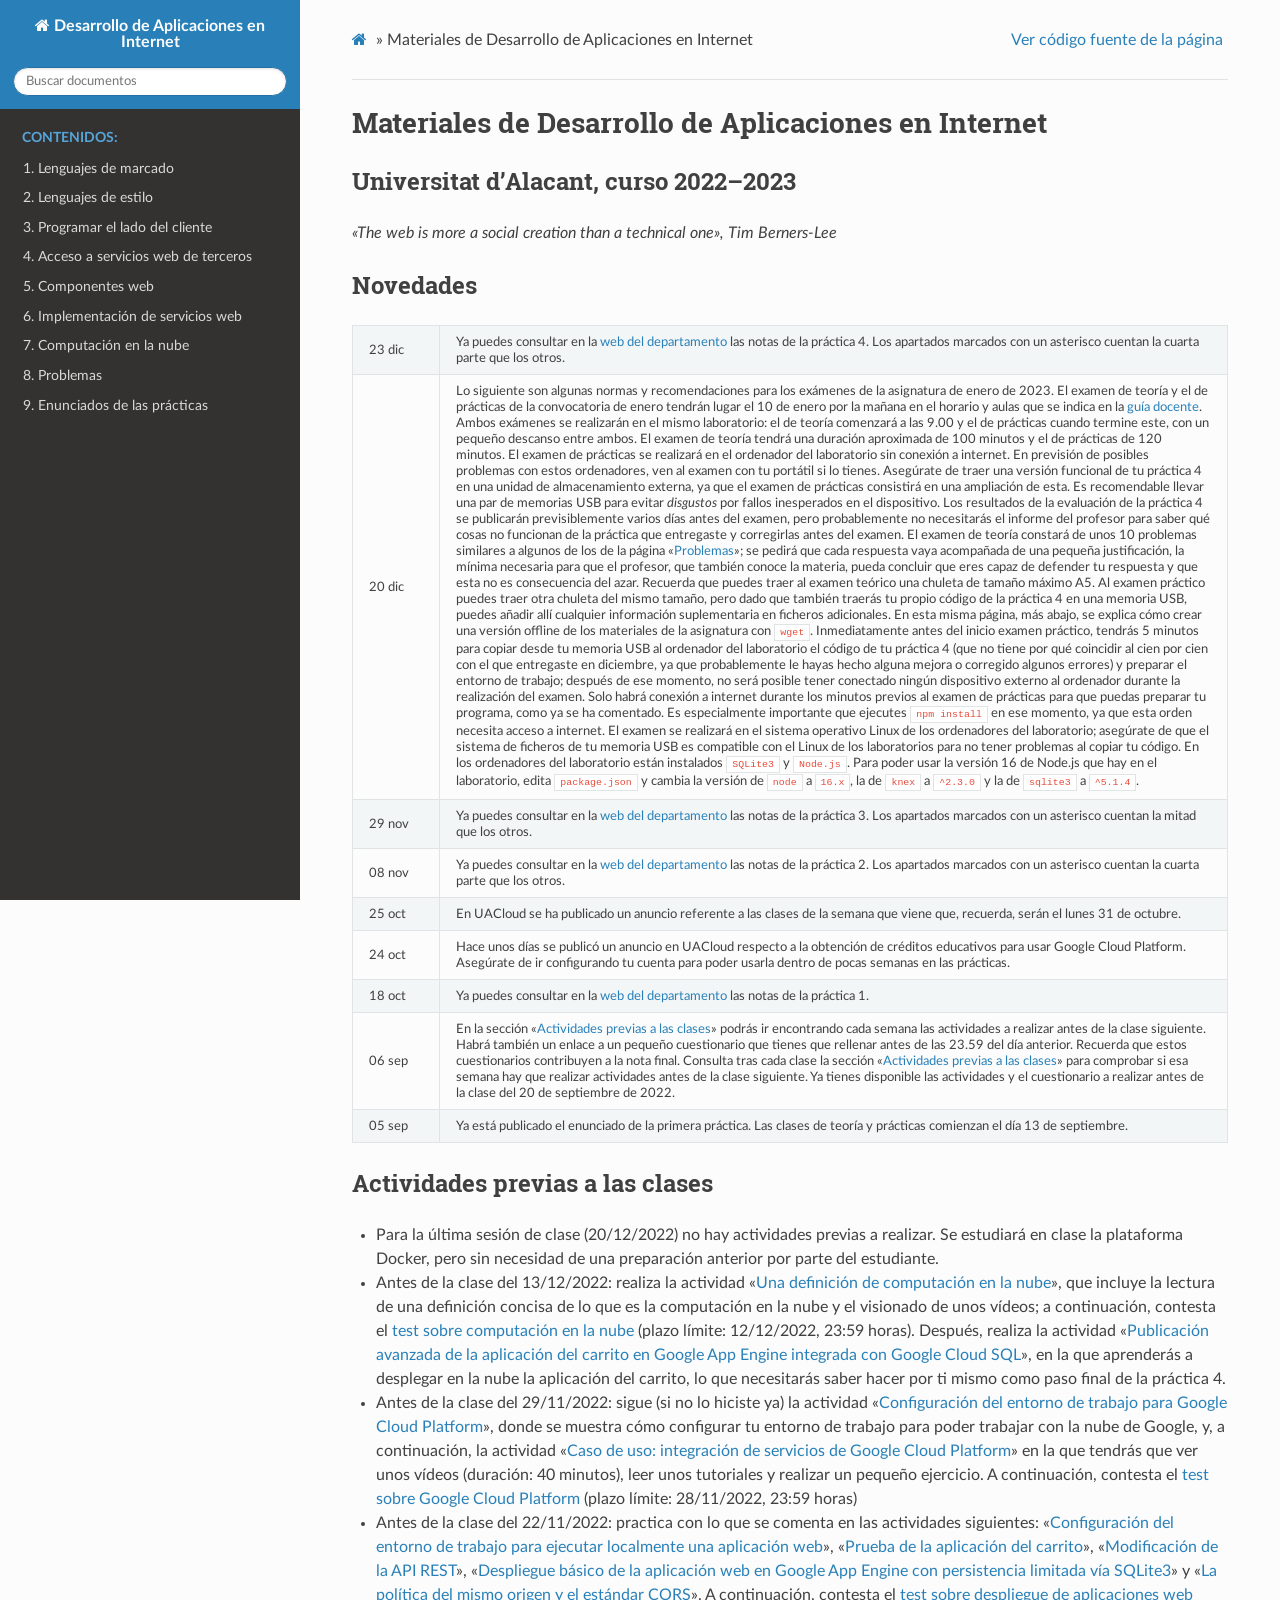
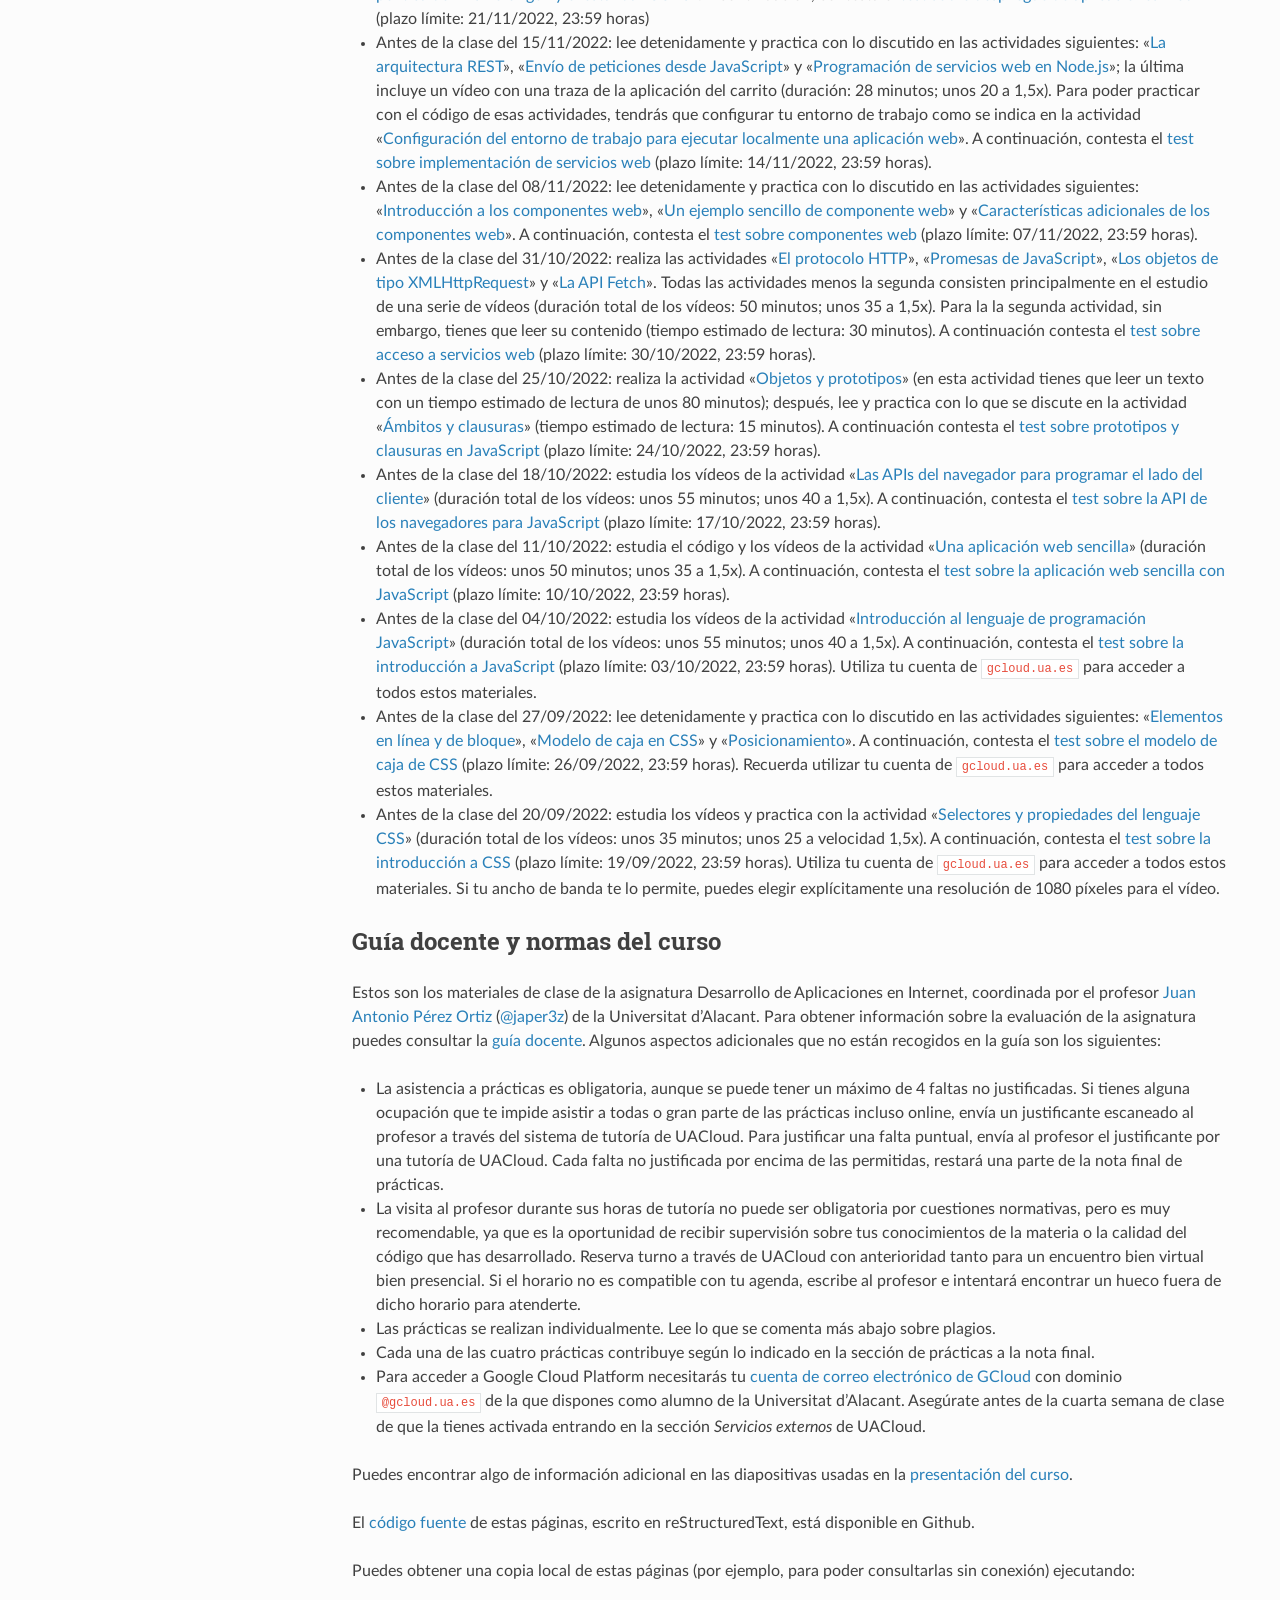
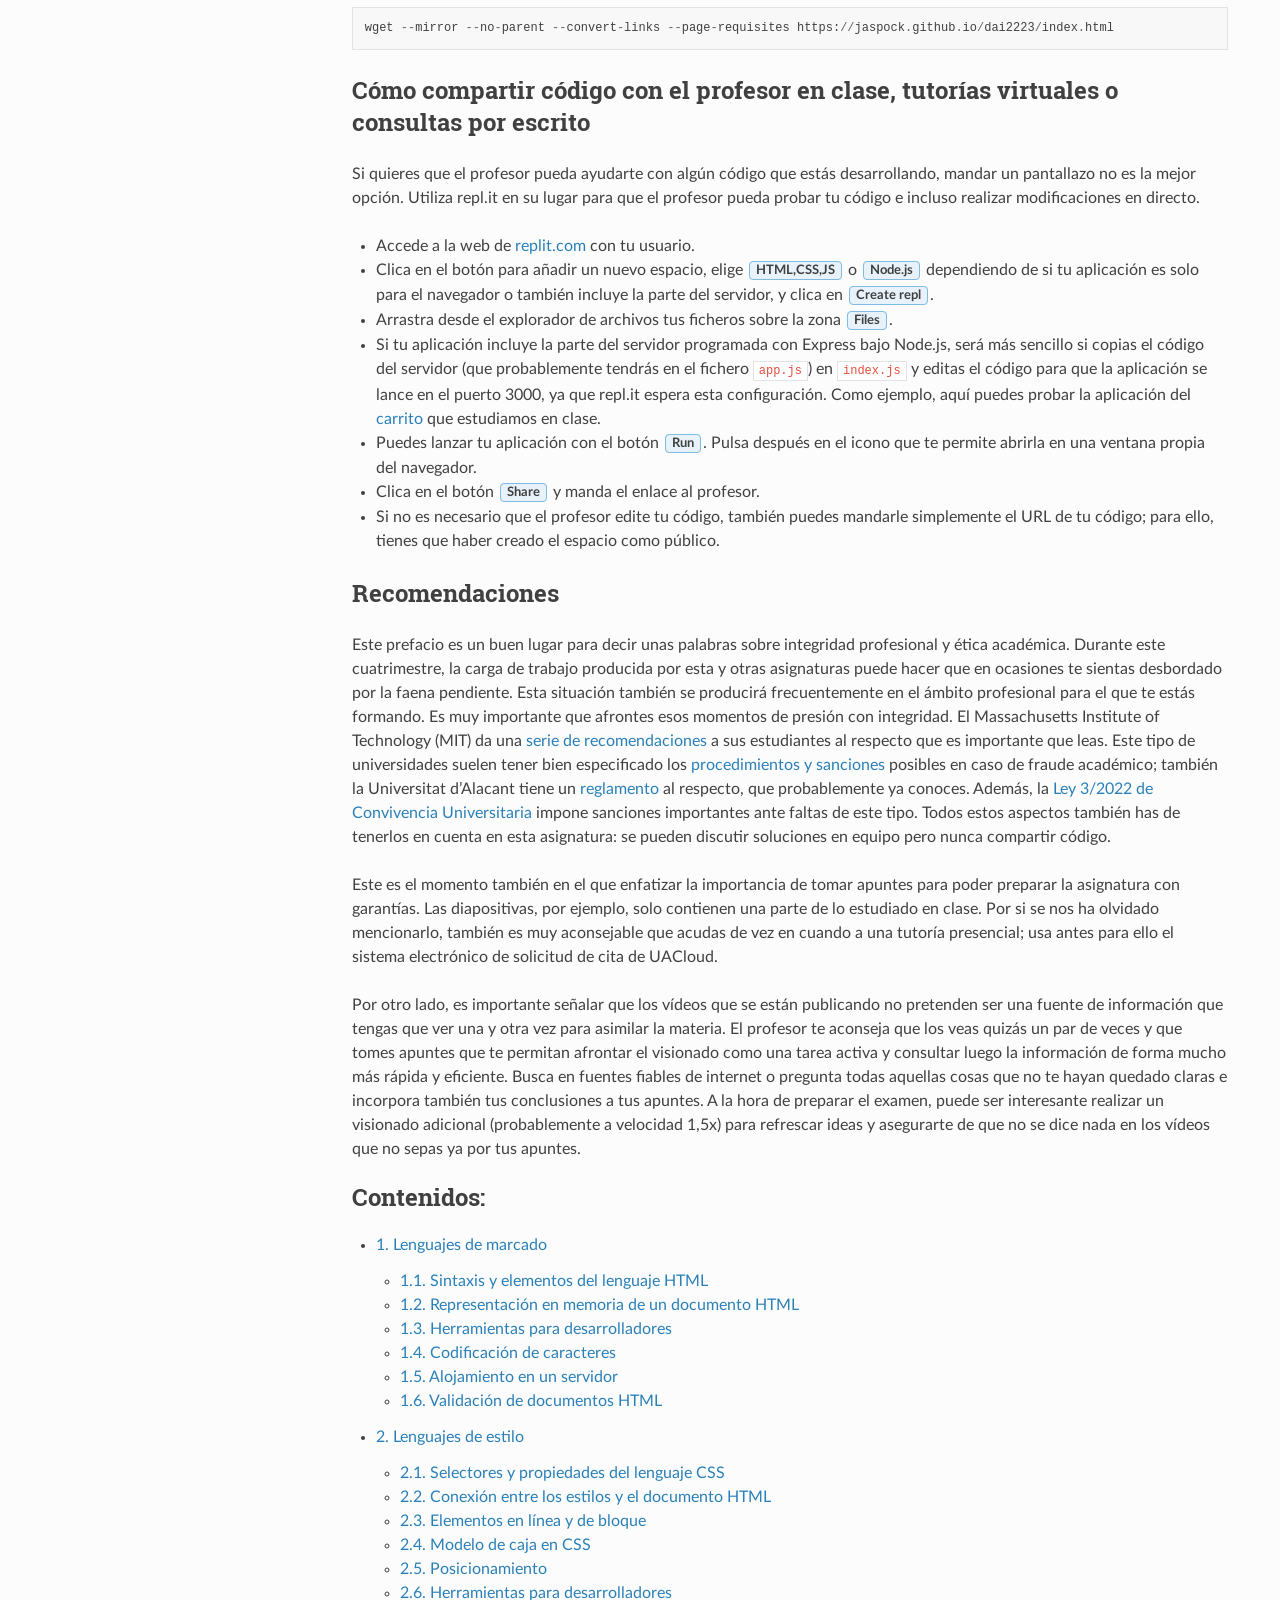
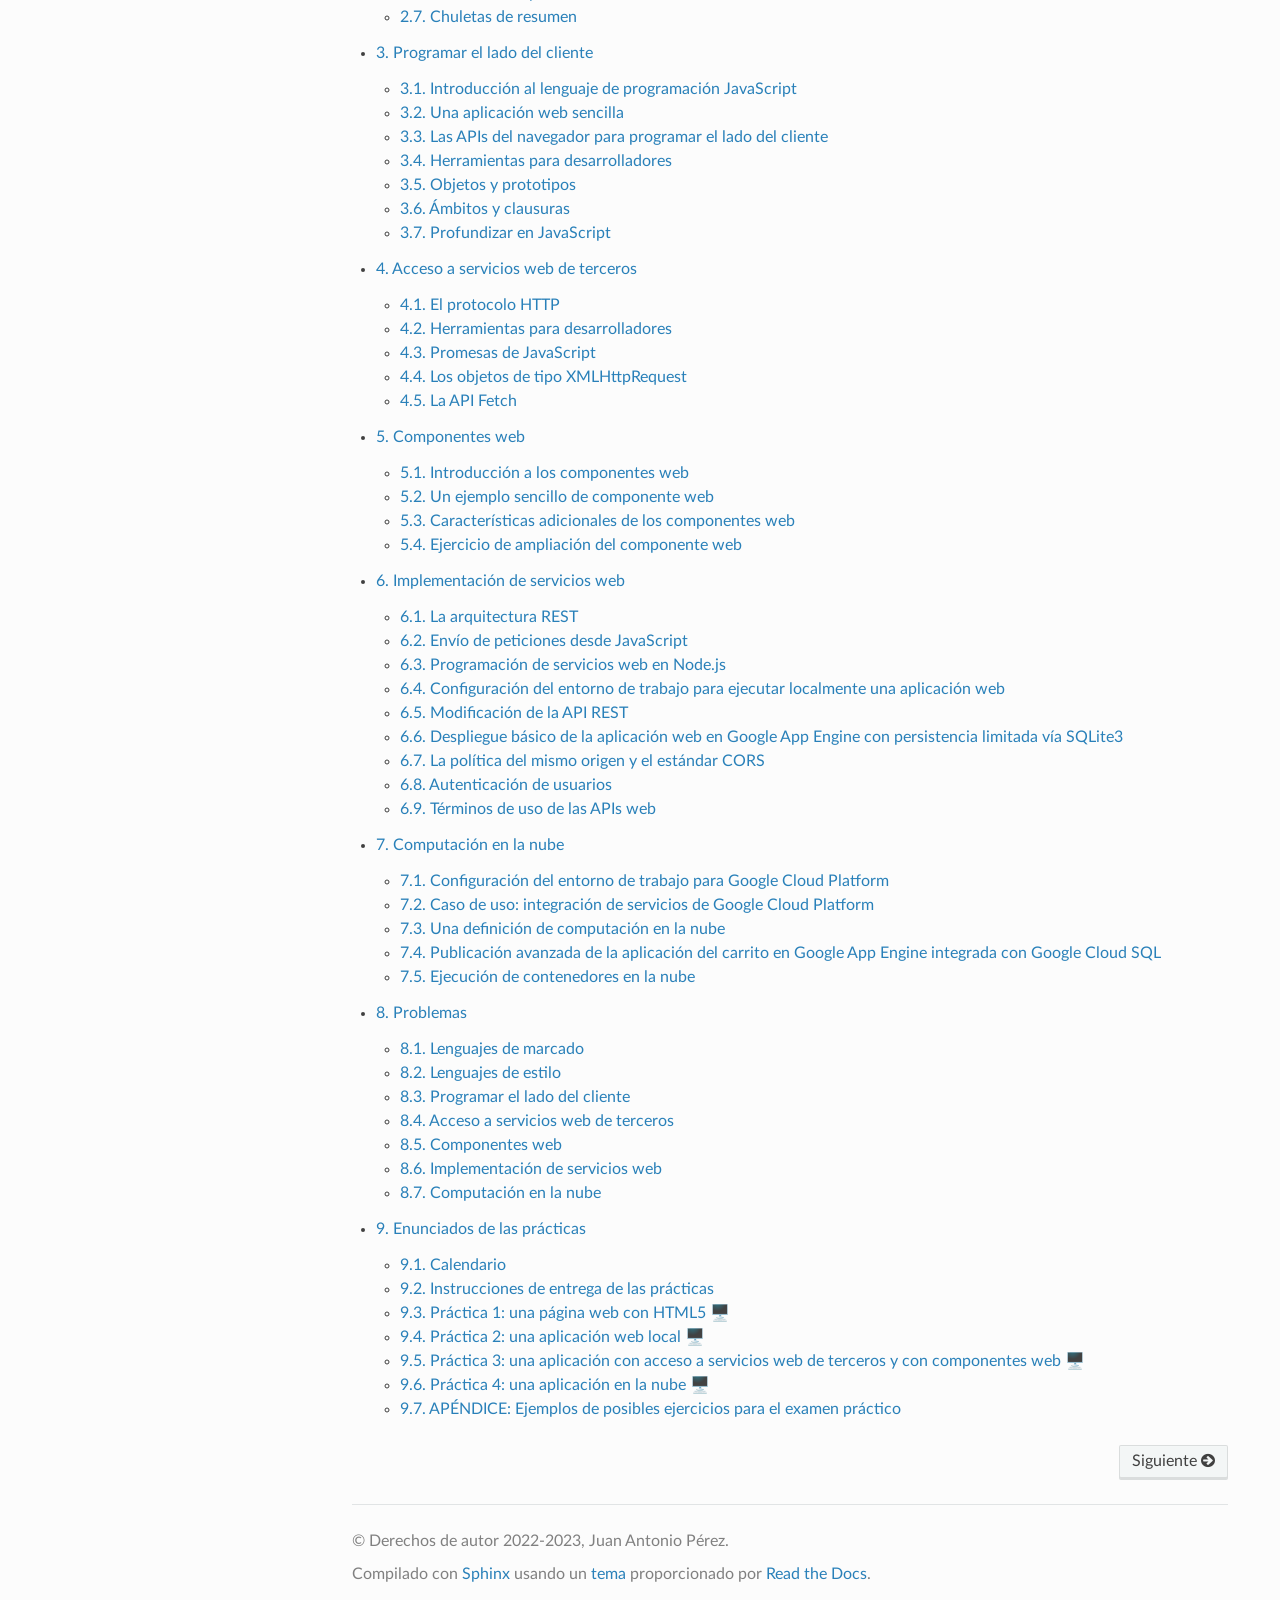
<file: index.html>
<!DOCTYPE html>
<html class="writer-html5" lang="es" >
<head>
  <meta charset="utf-8" /><meta name="generator" content="Docutils 0.17.1: http://docutils.sourceforge.net/" />

  <meta name="viewport" content="width=device-width, initial-scale=1.0" />
  <title>Materiales de Desarrollo de Aplicaciones en Internet &mdash; documentación de Desarrollo de Aplicaciones en Internet - </title>
      <link rel="stylesheet" href="_static/pygments.css" type="text/css" />
      <link rel="stylesheet" href="_static/css/theme.css" type="text/css" />
      <link rel="stylesheet" href="_static/css/estilos.css" type="text/css" />
  <!--[if lt IE 9]>
    <script src="_static/js/html5shiv.min.js"></script>
  <![endif]-->
  
        <script data-url_root="./" id="documentation_options" src="_static/documentation_options.js"></script>
        <script src="_static/jquery.js"></script>
        <script src="_static/underscore.js"></script>
        <script src="_static/_sphinx_javascript_frameworks_compat.js"></script>
        <script src="_static/doctools.js"></script>
        <script src="_static/translations.js"></script>
    <script src="_static/js/theme.js"></script>
    <link rel="index" title="Índice" href="genindex.html" />
    <link rel="search" title="Búsqueda" href="search.html" />
    <link rel="next" title="1. Lenguajes de marcado" href="marcado.html" /> 
</head>

<body class="wy-body-for-nav"> 
  <div class="wy-grid-for-nav">
    <nav data-toggle="wy-nav-shift" class="wy-nav-side">
      <div class="wy-side-scroll">
        <div class="wy-side-nav-search" >
            <a href="#" class="icon icon-home"> Desarrollo de Aplicaciones en Internet
          </a>
<div role="search">
  <form id="rtd-search-form" class="wy-form" action="search.html" method="get">
    <input type="text" name="q" placeholder="Buscar documentos" />
    <input type="hidden" name="check_keywords" value="yes" />
    <input type="hidden" name="area" value="default" />
  </form>
</div>
        </div><div class="wy-menu wy-menu-vertical" data-spy="affix" role="navigation" aria-label="Navigation menu">
              <p class="caption" role="heading"><span class="caption-text">Contenidos:</span></p>
<ul>
<li class="toctree-l1"><a class="reference internal" href="marcado.html">1. Lenguajes de marcado</a></li>
<li class="toctree-l1"><a class="reference internal" href="estilo.html">2. Lenguajes de estilo</a></li>
<li class="toctree-l1"><a class="reference internal" href="cliente.html">3. Programar el lado del cliente</a></li>
<li class="toctree-l1"><a class="reference internal" href="servicios.html">4. Acceso a servicios web de terceros</a></li>
<li class="toctree-l1"><a class="reference internal" href="componentes.html">5. Componentes web</a></li>
<li class="toctree-l1"><a class="reference internal" href="rest.html">6. Implementación de servicios web</a></li>
<li class="toctree-l1"><a class="reference internal" href="nube.html">7. Computación en la  nube</a></li>
<li class="toctree-l1"><a class="reference internal" href="problemas.html">8. Problemas</a></li>
<li class="toctree-l1"><a class="reference internal" href="practicas.html">9. Enunciados de las prácticas</a></li>
</ul>

        </div>
      </div>
    </nav>

    <section data-toggle="wy-nav-shift" class="wy-nav-content-wrap"><nav class="wy-nav-top" aria-label="Mobile navigation menu" >
          <i data-toggle="wy-nav-top" class="fa fa-bars"></i>
          <a href="#">Desarrollo de Aplicaciones en Internet</a>
      </nav>

      <div class="wy-nav-content">
        <div class="rst-content">
          <div role="navigation" aria-label="Page navigation">
  <ul class="wy-breadcrumbs">
      <li><a href="#" class="icon icon-home"></a> &raquo;</li>
      <li>Materiales de Desarrollo de Aplicaciones en Internet</li>
      <li class="wy-breadcrumbs-aside">
            <a href="_sources/index.rst.txt" rel="nofollow"> Ver código fuente de la página</a>
      </li>
  </ul>
  <hr/>
</div>
          <div role="main" class="document" itemscope="itemscope" itemtype="http://schema.org/Article">
           <div itemprop="articleBody">
             
  <section id="materiales-de-desarrollo-de-aplicaciones-en-internet">
<h1>Materiales de Desarrollo de Aplicaciones en Internet<a class="headerlink" href="#materiales-de-desarrollo-de-aplicaciones-en-internet" title="Enlace permanente a este encabezado"></a></h1>
<section id="universitat-d-alacant-curso-20222023">
<h2>Universitat d’Alacant, curso 2022–2023<a class="headerlink" href="#universitat-d-alacant-curso-20222023" title="Enlace permanente a este encabezado"></a></h2>
<p><em>«The web is more a social creation than a technical one», Tim Berners-Lee</em></p>
</section>
<section id="novedades">
<h2>Novedades<a class="headerlink" href="#novedades" title="Enlace permanente a este encabezado"></a></h2>
<table class="colwidths-given tablita docutils align-default">
<colgroup>
<col style="width: 10%" />
<col style="width: 90%" />
</colgroup>
<tbody>
<tr class="row-odd"><td><p>23 dic</p></td>
<td><p>Ya puedes consultar en la <a class="reference external" href="https://www.dlsi.ua.es/alumnes/index.cgi?id=val">web del departamento</a> las notas de la práctica 4. Los apartados marcados con un asterisco cuentan la cuarta parte que los otros.</p></td>
</tr>
<tr class="row-even"><td><p>20 dic</p></td>
<td><p>Lo siguiente son algunas normas y recomendaciones para los exámenes de la asignatura de enero de 2023. El examen de teoría y el de prácticas de la convocatoria de enero tendrán lugar el 10 de enero por la mañana en el horario y aulas que se indica en la <a class="reference external" href="http://cv1.cpd.ua.es/ConsPlanesEstudio/cvFichaAsiEEES.asp?wCodEst=C203&amp;wcodasi=34063&amp;wLengua=C&amp;scaca=2022-23">guía docente</a>. Ambos exámenes se realizarán en el mismo laboratorio: el de teoría comenzará a las 9.00 y el de prácticas cuando termine este, con un pequeño descanso entre ambos. El examen de teoría tendrá una duración aproximada de 100 minutos y el de prácticas de 120 minutos. El examen de prácticas se realizará en el ordenador del laboratorio sin conexión a internet. En previsión de posibles problemas con estos ordenadores, ven al examen con tu portátil si lo tienes. Asegúrate de traer una versión funcional de tu práctica 4 en una unidad de almacenamiento externa, ya que el examen de prácticas consistirá en una ampliación de esta. Es recomendable llevar una par de memorias USB para evitar <em>disgustos</em> por fallos inesperados en el dispositivo. Los resultados de la evaluación de la práctica 4 se publicarán previsiblemente varios días antes del examen, pero probablemente no necesitarás el informe del profesor para saber qué cosas no funcionan de la práctica que entregaste y corregirlas antes del examen. El examen de teoría constará de unos 10 problemas similares a algunos de los de la página «<a class="reference internal" href="problemas.html#label-problemas"><span class="std std-ref">Problemas</span></a>»; se pedirá que cada respuesta vaya acompañada de una pequeña justificación, la mínima necesaria para que el profesor, que también conoce la materia, pueda concluir que eres capaz de defender tu respuesta y que esta no es consecuencia del azar. Recuerda que puedes traer al examen teórico una chuleta de tamaño máximo A5. Al examen práctico puedes traer otra chuleta del mismo tamaño, pero dado que también traerás tu propio código de la práctica 4 en una memoria USB, puedes añadir allí cualquier información suplementaria en ficheros adicionales. En esta misma página, más abajo, se explica cómo crear una versión offline de los materiales de la asignatura con <code class="docutils literal notranslate"><span class="pre">wget</span></code>. Inmediatamente antes del inicio examen práctico, tendrás 5 minutos para copiar desde tu memoria USB al ordenador del laboratorio el código de tu práctica 4 (que no tiene por qué coincidir al cien por cien con el que entregaste en diciembre, ya que probablemente le hayas hecho alguna mejora o corregido algunos errores) y preparar el entorno de trabajo; después de ese momento, no será posible tener conectado ningún dispositivo externo al ordenador durante la realización del examen. Solo habrá conexión a internet durante los minutos previos al examen de prácticas para que puedas preparar tu programa, como ya se ha comentado. Es especialmente importante que ejecutes <code class="docutils literal notranslate"><span class="pre">npm</span> <span class="pre">install</span></code> en ese momento, ya que esta orden necesita acceso a internet. El examen se realizará en el sistema operativo Linux de los ordenadores del laboratorio; asegúrate de que el sistema de ficheros de tu memoria USB es compatible con el Linux de los laboratorios para no tener problemas al copiar tu código. En los ordenadores del laboratorio están instalados <code class="docutils literal notranslate"><span class="pre">SQLite3</span></code> y <code class="docutils literal notranslate"><span class="pre">Node.js</span></code>. Para poder usar la versión 16 de Node.js que hay en el laboratorio, edita <code class="docutils literal notranslate"><span class="pre">package.json</span></code> y cambia la versión de <code class="docutils literal notranslate"><span class="pre">node</span></code> a <code class="docutils literal notranslate"><span class="pre">16.x</span></code>, la de <code class="docutils literal notranslate"><span class="pre">knex</span></code> a <code class="docutils literal notranslate"><span class="pre">^2.3.0</span></code> y la de <code class="docutils literal notranslate"><span class="pre">sqlite3</span></code> a <code class="docutils literal notranslate"><span class="pre">^5.1.4</span></code>.</p></td>
</tr>
<tr class="row-odd"><td><p>29 nov</p></td>
<td><p>Ya puedes consultar en la <a class="reference external" href="https://www.dlsi.ua.es/alumnes/index.cgi?id=val">web del departamento</a> las notas de la práctica 3. Los apartados marcados con un asterisco cuentan la mitad que los otros.</p></td>
</tr>
<tr class="row-even"><td><p>08 nov</p></td>
<td><p>Ya puedes consultar en la <a class="reference external" href="https://www.dlsi.ua.es/alumnes/index.cgi?id=val">web del departamento</a> las notas de la práctica 2. Los apartados marcados con un asterisco cuentan la cuarta parte que los otros.</p></td>
</tr>
<tr class="row-odd"><td><p>25 oct</p></td>
<td><p>En UACloud se ha publicado un anuncio referente a las clases de la semana que viene que, recuerda, serán el lunes 31 de octubre.</p></td>
</tr>
<tr class="row-even"><td><p>24 oct</p></td>
<td><p>Hace unos días se publicó un anuncio en UACloud respecto a la obtención de créditos educativos para usar Google Cloud Platform. Asegúrate de ir configurando tu cuenta para poder usarla dentro de pocas semanas en las prácticas.</p></td>
</tr>
<tr class="row-odd"><td><p>18 oct</p></td>
<td><p>Ya puedes consultar en la <a class="reference external" href="https://www.dlsi.ua.es/alumnes/index.cgi?id=val">web del departamento</a> las notas de la práctica 1.</p></td>
</tr>
<tr class="row-even"><td><p>06 sep</p></td>
<td><p>En la sección «<a class="reference internal" href="#label-actividades"><span class="std std-ref">Actividades previas a las clases</span></a>» podrás ir encontrando cada semana las actividades a realizar antes de la clase siguiente. Habrá también un enlace a un pequeño cuestionario que tienes que rellenar antes de las 23.59 del día anterior. Recuerda que estos cuestionarios contribuyen a la nota final. Consulta tras cada clase la sección «<a class="reference internal" href="#label-actividades"><span class="std std-ref">Actividades previas a las clases</span></a>» para comprobar si esa semana hay que realizar actividades antes de la clase siguiente. Ya tienes disponible las actividades y el cuestionario a realizar antes de la clase del 20 de septiembre de 2022.</p></td>
</tr>
<tr class="row-odd"><td><p>05 sep</p></td>
<td><p>Ya está publicado el enunciado de la primera práctica. Las clases de teoría y prácticas comienzan el día 13 de septiembre.</p></td>
</tr>
</tbody>
</table>
</section>
<section id="actividades-previas-a-las-clases">
<span id="label-actividades"></span><h2>Actividades previas a las clases<a class="headerlink" href="#actividades-previas-a-las-clases" title="Enlace permanente a este encabezado"></a></h2>
<ul class="simple">
<li><p>Para la última sesión de clase (20/12/2022) no hay actividades previas a realizar. Se estudiará en clase la plataforma Docker, pero sin necesidad de una preparación anterior por parte del estudiante.</p></li>
<li><p>Antes de la clase del 13/12/2022: realiza la actividad «<a class="reference internal" href="nube.html#label-comp-nube"><span class="std std-ref">Una definición de computación en la nube</span></a>», que incluye la lectura de una definición concisa de lo que es la computación en la nube y el visionado de unos vídeos; a continuación, contesta el <a class="reference external" href="https://forms.gle/WUqR6Z3AaHKrqZ9J7">test sobre computación en la nube</a> (plazo límite: 12/12/2022, 23:59 horas). Después, realiza la actividad «<a class="reference internal" href="nube.html#label-appengine"><span class="std std-ref">Publicación avanzada de la aplicación del carrito en Google App Engine integrada con Google Cloud SQL</span></a>», en la que aprenderás a desplegar en la nube la aplicación del carrito, lo que necesitarás saber hacer por ti mismo como paso final de la práctica 4.</p></li>
<li><p>Antes de la clase del 29/11/2022: sigue (si no lo hiciste ya) la actividad «<a class="reference internal" href="nube.html#label-gcloud"><span class="std std-ref">Configuración del entorno de trabajo para Google Cloud Platform</span></a>», donde se muestra cómo configurar tu entorno de trabajo para poder trabajar con la nube de Google, y, a continuación, la actividad «<a class="reference internal" href="nube.html#label-gcp"><span class="std std-ref">Caso de uso: integración de servicios de Google Cloud Platform</span></a>» en la que tendrás que ver unos vídeos (duración: 40 minutos), leer unos tutoriales y realizar un pequeño ejercicio. A continuación, contesta el <a class="reference external" href="https://forms.gle/6cCTbvJWTekiHGLc9">test sobre Google Cloud Platform</a> (plazo límite: 28/11/2022, 23:59 horas)</p></li>
<li><p>Antes de la clase del 22/11/2022: practica con lo que se comenta en las actividades siguientes: «<a class="reference internal" href="rest.html#label-local"><span class="std std-ref">Configuración del entorno de trabajo para ejecutar localmente una aplicación web</span></a>», «<a class="reference internal" href="rest.html#label-prueba-carrito"><span class="std std-ref">Prueba de la aplicación del carrito</span></a>», «<a class="reference internal" href="rest.html#label-api-cambio"><span class="std std-ref">Modificación de la API REST</span></a>», «<a class="reference internal" href="rest.html#label-gcp-deploy"><span class="std std-ref">Despliegue básico de la aplicación web en Google App Engine con persistencia limitada vía SQLite3</span></a>» y «<a class="reference internal" href="rest.html#label-cors"><span class="std std-ref">La política del mismo origen y el estándar CORS</span></a>». A continuación, contesta el <a class="reference external" href="https://forms.gle/GUbu37fNwaYyfgPV7">test sobre despliegue de aplicaciones web</a> (plazo límite: 21/11/2022, 23:59 horas)</p></li>
<li><p>Antes de la clase del 15/11/2022: lee detenidamente y practica con lo discutido en las actividades siguientes: «<a class="reference internal" href="rest.html#label-curl"><span class="std std-ref">La arquitectura REST</span></a>», «<a class="reference internal" href="rest.html#label-cliente-rest"><span class="std std-ref">Envío de peticiones desde JavaScript</span></a>» y «<a class="reference internal" href="rest.html#label-servidor-rest"><span class="std std-ref">Programación de servicios web en Node.js</span></a>»; la última incluye un vídeo con una traza de la aplicación del carrito (duración: 28 minutos; unos 20 a 1,5x). Para poder practicar con el código de esas actividades, tendrás que configurar tu entorno de trabajo como se indica en la actividad «<a class="reference internal" href="rest.html#label-local"><span class="std std-ref">Configuración del entorno de trabajo para ejecutar localmente una aplicación web</span></a>». A continuación, contesta el <a class="reference external" href="https://forms.gle/H3pTR3LwudaJwE4b8">test sobre implementación de servicios web</a> (plazo límite: 14/11/2022, 23:59 horas).</p></li>
<li><p>Antes de la clase del 08/11/2022: lee detenidamente y practica con lo discutido en las actividades siguientes: «<a class="reference internal" href="componentes.html#label-intro-comp"><span class="std std-ref">Introducción a los componentes web</span></a>», «<a class="reference internal" href="componentes.html#label-ejemplo-comp"><span class="std std-ref">Un ejemplo sencillo de componente web</span></a>» y «<a class="reference internal" href="componentes.html#label-avanzado-comp"><span class="std std-ref">Características adicionales de los componentes web</span></a>». A continuación, contesta el <a class="reference external" href="https://forms.gle/DowYFoTLpv4BTCpcA">test sobre componentes web</a> (plazo límite: 07/11/2022, 23:59 horas).</p></li>
<li><p>Antes de la clase del 31/10/2022: realiza las actividades «<a class="reference internal" href="servicios.html#label-servicios-http"><span class="std std-ref">El protocolo HTTP</span></a>», «<a class="reference internal" href="servicios.html#label-servicios-promesas"><span class="std std-ref">Promesas de JavaScript</span></a>», «<a class="reference internal" href="servicios.html#label-servicios-xhr"><span class="std std-ref">Los objetos de tipo XMLHttpRequest</span></a>» y «<a class="reference internal" href="servicios.html#label-servicios-fetch"><span class="std std-ref">La API Fetch</span></a>». Todas las actividades menos la segunda consisten principalmente en el estudio de una serie de vídeos (duración total de los vídeos: 50 minutos; unos 35 a 1,5x). Para la la segunda actividad, sin embargo, tienes que leer su contenido (tiempo estimado de lectura: 30 minutos). A continuación contesta el <a class="reference external" href="https://forms.gle/M9Hy9FxV8KRXiWNeA">test sobre acceso a servicios web</a> (plazo límite: 30/10/2022, 23:59 horas).</p></li>
<li><p>Antes de la clase del 25/10/2022: realiza la actividad «<a class="reference internal" href="cliente.html#label-js-objetos"><span class="std std-ref">Objetos y prototipos</span></a>» (en esta actividad tienes que leer un texto con un tiempo estimado de lectura de unos 80 minutos); después, lee y practica con lo que se discute en la actividad «<a class="reference internal" href="cliente.html#label-js-clausuras"><span class="std std-ref">Ámbitos y clausuras</span></a>» (tiempo estimado de lectura: 15 minutos). A continuación contesta el <a class="reference external" href="https://forms.gle/3Z4WfGQzZNx31Sui8">test sobre prototipos y clausuras en JavaScript</a> (plazo límite: 24/10/2022, 23:59 horas).</p></li>
<li><p>Antes de la clase del 18/10/2022: estudia los vídeos de la actividad «<a class="reference internal" href="cliente.html#label-api-web-js"><span class="std std-ref">Las APIs del navegador para programar el lado del cliente</span></a>» (duración total de los vídeos: unos 55 minutos; unos 40 a 1,5x). A continuación, contesta el <a class="reference external" href="https://forms.gle/mmMFWaZP2dqy2juw9">test sobre la API de los navegadores para JavaScript</a> (plazo límite: 17/10/2022, 23:59 horas).</p></li>
<li><p>Antes de la clase del 11/10/2022: estudia el código y los vídeos de la actividad «<a class="reference internal" href="cliente.html#label-app-web-sencilla"><span class="std std-ref">Una aplicación web sencilla</span></a>» (duración total de los vídeos: unos 50 minutos; unos 35 a 1,5x). A continuación, contesta el <a class="reference external" href="https://forms.gle/mQw11xgGZCjzcSkp6">test sobre la aplicación web sencilla con JavaScript</a> (plazo límite: 10/10/2022, 23:59 horas).</p></li>
<li><p>Antes de la clase del 04/10/2022: estudia los vídeos de la actividad «<a class="reference internal" href="cliente.html#label-intro-js"><span class="std std-ref">Introducción al lenguaje de programación JavaScript</span></a>» (duración total de los vídeos: unos 55 minutos; unos 40 a 1,5x). A continuación, contesta el <a class="reference external" href="https://forms.gle/K5krpteo4L9qzSud8">test sobre la introducción a JavaScript</a> (plazo límite: 03/10/2022, 23:59 horas). Utiliza tu cuenta de <code class="docutils literal notranslate"><span class="pre">gcloud.ua.es</span></code> para acceder a todos estos materiales.</p></li>
<li><p>Antes de la clase del 27/09/2022: lee detenidamente y practica con lo discutido en las actividades siguientes: «<a class="reference internal" href="estilo.html#label-inline-css"><span class="std std-ref">Elementos en línea y de bloque</span></a>», «<a class="reference internal" href="estilo.html#label-caja-css"><span class="std std-ref">Modelo de caja en CSS</span></a>» y «<a class="reference internal" href="estilo.html#label-posicionamiento-css"><span class="std std-ref">Posicionamiento</span></a>». A continuación, contesta el <a class="reference external" href="https://forms.gle/PNmsNUSdrYMUsj5d9">test sobre el modelo de caja de CSS</a> (plazo límite: 26/09/2022, 23:59 horas). Recuerda utilizar tu cuenta de <code class="docutils literal notranslate"><span class="pre">gcloud.ua.es</span></code> para acceder a todos estos materiales.</p></li>
<li><p>Antes de la clase del 20/09/2022: estudia los vídeos y practica con la actividad «<a class="reference internal" href="estilo.html#label-intro-css"><span class="std std-ref">Selectores y propiedades del lenguaje CSS</span></a>» (duración total de los vídeos: unos 35 minutos; unos 25 a velocidad 1,5x). A continuación, contesta el <a class="reference external" href="https://forms.gle/YUznititAny8dagi8">test sobre la introducción a CSS</a> (plazo límite: 19/09/2022, 23:59 horas). Utiliza tu cuenta de <code class="docutils literal notranslate"><span class="pre">gcloud.ua.es</span></code> para acceder a todos estos materiales. Si tu ancho de banda te lo permite, puedes elegir explícitamente una resolución de 1080 píxeles para el vídeo.</p></li>
</ul>
</section>
<section id="guia-docente-y-normas-del-curso">
<h2>Guía docente y normas del curso<a class="headerlink" href="#guia-docente-y-normas-del-curso" title="Enlace permanente a este encabezado"></a></h2>
<p>Estos son los materiales de clase de la asignatura Desarrollo de Aplicaciones en Internet, coordinada por el profesor <a class="reference external" href="https://www.dlsi.ua.es/~japerez/">Juan Antonio Pérez Ortiz</a> (<a class="reference external" href="https://twitter.com/japer3z">&#64;japer3z</a>) de la Universitat d’Alacant. Para obtener información sobre la evaluación de la asignatura puedes consultar la <a class="reference external" href="http://cv1.cpd.ua.es/ConsPlanesEstudio/cvFichaAsiEEES.asp?wCodEst=C203&amp;wcodasi=34063&amp;wLengua=C&amp;scaca=2022-23">guía docente</a>. Algunos aspectos adicionales que no están recogidos en la guía son los siguientes:</p>
<ul class="simple">
<li><p>La asistencia a prácticas es obligatoria, aunque se puede tener un máximo de 4 faltas no justificadas. Si tienes alguna ocupación que te impide asistir a todas o gran parte de las prácticas incluso online, envía un justificante escaneado al profesor a través del sistema de tutoría de UACloud. Para justificar una falta puntual, envía al profesor el justificante por una tutoría de UACloud. Cada falta no justificada por encima de las permitidas, restará una parte de la nota final de prácticas.</p></li>
<li><p>La visita al profesor durante sus horas de tutoría no puede ser obligatoria por cuestiones normativas, pero es muy recomendable, ya que es la oportunidad de recibir supervisión sobre tus conocimientos de la materia o la calidad del código que has desarrollado. Reserva turno a través de UACloud con anterioridad tanto para un encuentro bien virtual bien presencial. Si el horario no es compatible con tu agenda, escribe al profesor e intentará encontrar un hueco fuera de dicho horario para atenderte.</p></li>
<li><p>Las prácticas se realizan individualmente. Lee lo que se comenta más abajo sobre plagios.</p></li>
<li><p>Cada una de las cuatro prácticas contribuye según lo indicado en la sección de prácticas a la nota final.</p></li>
<li><p>Para acceder a Google Cloud Platform necesitarás tu <a class="reference external" href="https://si.ua.es/es/manuales/uacloud/uacloudse/servicios-externos.html">cuenta de correo electrónico de GCloud</a> con dominio <code class="docutils literal notranslate"><span class="pre">&#64;gcloud.ua.es</span></code> de la que dispones como alumno de la Universitat d’Alacant. Asegúrate antes de la cuarta semana de clase de que la tienes activada entrando en la sección <em>Servicios externos</em> de UACloud.</p></li>
</ul>
<p>Puedes encontrar algo de información adicional en las diapositivas usadas en la <a class="reference external" href="./slides/000-presentacion-curso.html">presentación del curso</a>.</p>
<p>El <a class="reference external" href="https://github.com/jaspock/dai2223">código fuente</a> de estas páginas, escrito en reStructuredText, está disponible en Github.</p>
<p>Puedes obtener una copia local de estas páginas (por ejemplo, para poder consultarlas sin conexión) ejecutando:</p>
<div class="highlight-default notranslate"><div class="highlight"><pre><span></span><span class="n">wget</span> <span class="o">--</span><span class="n">mirror</span> <span class="o">--</span><span class="n">no</span><span class="o">-</span><span class="n">parent</span> <span class="o">--</span><span class="n">convert</span><span class="o">-</span><span class="n">links</span> <span class="o">--</span><span class="n">page</span><span class="o">-</span><span class="n">requisites</span> <span class="n">https</span><span class="p">:</span><span class="o">//</span><span class="n">jaspock</span><span class="o">.</span><span class="n">github</span><span class="o">.</span><span class="n">io</span><span class="o">/</span><span class="n">dai2223</span><span class="o">/</span><span class="n">index</span><span class="o">.</span><span class="n">html</span>
</pre></div>
</div>
</section>
<section id="como-compartir-codigo-con-el-profesor-en-clase-tutorias-virtuales-o-consultas-por-escrito">
<h2>Cómo compartir código con el profesor en clase, tutorías virtuales o consultas por escrito<a class="headerlink" href="#como-compartir-codigo-con-el-profesor-en-clase-tutorias-virtuales-o-consultas-por-escrito" title="Enlace permanente a este encabezado"></a></h2>
<p>Si quieres que el profesor pueda ayudarte con algún código que estás desarrollando, mandar un pantallazo no es la mejor opción. Utiliza repl.it en su lugar para que el profesor pueda probar tu código e incluso realizar modificaciones en directo.</p>
<ul class="simple">
<li><p>Accede a la web de <a class="reference external" href="https://replit.com/">replit.com</a> con tu usuario.</p></li>
<li><p>Clica en el botón para añadir un nuevo espacio, elige <span class="guilabel">HTML,CSS,JS</span> o <span class="guilabel">Node.js</span> dependiendo de si tu aplicación es solo para el navegador o también incluye la parte del servidor, y clica en <span class="guilabel">Create repl</span>.</p></li>
<li><p>Arrastra desde el explorador de archivos tus ficheros sobre la zona <span class="guilabel">Files</span>.</p></li>
<li><p>Si tu aplicación incluye la parte del servidor programada con Express bajo Node.js, será más sencillo si copias el código del servidor (que probablemente tendrás en el fichero <code class="docutils literal notranslate"><span class="pre">app.js</span></code>) en <code class="docutils literal notranslate"><span class="pre">index.js</span></code> y editas el código para que la aplicación se lance en el puerto 3000, ya que repl.it espera esta configuración. Como ejemplo, aquí puedes probar la aplicación del <a class="reference external" href="https://repl.it/&#64;jaspock/Carrito">carrito</a> que estudiamos en clase.</p></li>
<li><p>Puedes lanzar tu aplicación con el botón <span class="guilabel">Run</span>. Pulsa después en el icono que te permite abrirla en una ventana propia del navegador.</p></li>
<li><p>Clica en el botón <span class="guilabel">Share</span> y manda el enlace al profesor.</p></li>
<li><p>Si no es necesario que el profesor edite tu código, también puedes mandarle simplemente el URL de tu código; para ello, tienes que haber creado el espacio como público.</p></li>
</ul>
</section>
<section id="recomendaciones">
<h2>Recomendaciones<a class="headerlink" href="#recomendaciones" title="Enlace permanente a este encabezado"></a></h2>
<p>Este prefacio es un buen lugar para decir unas palabras sobre integridad profesional y ética académica. Durante este cuatrimestre, la carga de trabajo producida por esta y otras asignaturas puede hacer que en ocasiones te sientas desbordado por la faena pendiente. Esta situación también se producirá frecuentemente en el ámbito profesional para el que te estás formando. Es muy importante que afrontes esos momentos de presión con integridad. El Massachusetts Institute of Technology (MIT) da una <a class="reference external" href="http://integrity.mit.edu/">serie de recomendaciones</a> a sus estudiantes al respecto que es importante que leas. Este tipo de universidades suelen tener bien especificado los <a class="reference external" href="http://web.mit.edu/policies/10/10.2.html">procedimientos y sanciones</a> posibles en caso de fraude académico; también la Universitat d’Alacant tiene un <a class="reference external" href="https://dma.ua.es/es/documentos/pdf/actuacion-ante-copia-en-pruebas-de-evaluacion-de-la-eps.pdf">reglamento</a> al respecto, que probablemente ya conoces. Además, la <a class="reference external" href="https://www.boe.es/buscar/doc.php?id=BOE-A-2022-2978">Ley 3/2022 de Convivencia Universitaria</a> impone sanciones importantes ante faltas de este tipo. Todos estos aspectos también has de tenerlos en cuenta en esta asignatura: se pueden discutir soluciones en equipo pero nunca compartir código.</p>
<p>Este es el momento también en el que enfatizar la importancia de tomar apuntes para poder preparar la asignatura con garantías. Las diapositivas, por ejemplo, solo contienen una parte de lo estudiado en clase. Por si se nos ha olvidado mencionarlo, también es muy aconsejable que acudas de vez en cuando a una tutoría presencial; usa antes para ello el sistema electrónico de solicitud de cita de UACloud.</p>
<p>Por otro lado, es importante señalar que los vídeos que se están publicando no pretenden ser una fuente de información que tengas que ver una y otra vez para asimilar la materia. El profesor te aconseja que los veas quizás un par de veces y que tomes apuntes que te permitan afrontar el visionado como una tarea activa y consultar luego la información de forma mucho más rápida y eficiente. Busca en fuentes fiables de internet o pregunta todas aquellas cosas que no te hayan quedado claras e incorpora también tus conclusiones a tus apuntes. A la hora de preparar el examen, puede ser interesante realizar un visionado adicional (probablemente a velocidad 1,5x) para refrescar ideas y asegurarte de que no se dice nada en los vídeos que no sepas ya por tus apuntes.</p>
<div class="toctree-wrapper compound">
<p class="caption" role="heading"><span class="caption-text">Contenidos:</span></p>
<ul>
<li class="toctree-l1"><a class="reference internal" href="marcado.html">1. Lenguajes de marcado</a><ul>
<li class="toctree-l2"><a class="reference internal" href="marcado.html#sintaxis-y-elementos-del-lenguaje-html">1.1. Sintaxis y elementos del lenguaje HTML</a></li>
<li class="toctree-l2"><a class="reference internal" href="marcado.html#representacion-en-memoria-de-un-documento-html">1.2. Representación en memoria de un documento HTML</a></li>
<li class="toctree-l2"><a class="reference internal" href="marcado.html#herramientas-para-desarrolladores">1.3. Herramientas para desarrolladores</a></li>
<li class="toctree-l2"><a class="reference internal" href="marcado.html#codificacion-de-caracteres">1.4. Codificación de caracteres</a></li>
<li class="toctree-l2"><a class="reference internal" href="marcado.html#alojamiento-en-un-servidor">1.5. Alojamiento en un servidor</a></li>
<li class="toctree-l2"><a class="reference internal" href="marcado.html#validacion-de-documentos-html">1.6. Validación de documentos HTML</a></li>
</ul>
</li>
<li class="toctree-l1"><a class="reference internal" href="estilo.html">2. Lenguajes de estilo</a><ul>
<li class="toctree-l2"><a class="reference internal" href="estilo.html#selectores-y-propiedades-del-lenguaje-css">2.1. Selectores y propiedades del lenguaje CSS</a></li>
<li class="toctree-l2"><a class="reference internal" href="estilo.html#conexion-entre-los-estilos-y-el-documento-html">2.2. Conexión entre los estilos y el documento HTML</a></li>
<li class="toctree-l2"><a class="reference internal" href="estilo.html#elementos-en-linea-y-de-bloque">2.3. Elementos en línea y de bloque</a></li>
<li class="toctree-l2"><a class="reference internal" href="estilo.html#modelo-de-caja-en-css">2.4. Modelo de caja en CSS</a></li>
<li class="toctree-l2"><a class="reference internal" href="estilo.html#posicionamiento">2.5. Posicionamiento</a></li>
<li class="toctree-l2"><a class="reference internal" href="estilo.html#herramientas-para-desarrolladores">2.6. Herramientas para desarrolladores</a></li>
<li class="toctree-l2"><a class="reference internal" href="estilo.html#chuletas-de-resumen">2.7. Chuletas de resumen</a></li>
</ul>
</li>
<li class="toctree-l1"><a class="reference internal" href="cliente.html">3. Programar el lado del cliente</a><ul>
<li class="toctree-l2"><a class="reference internal" href="cliente.html#introduccion-al-lenguaje-de-programacion-javascript">3.1. Introducción al lenguaje de programación JavaScript</a></li>
<li class="toctree-l2"><a class="reference internal" href="cliente.html#una-aplicacion-web-sencilla">3.2. Una aplicación web sencilla</a></li>
<li class="toctree-l2"><a class="reference internal" href="cliente.html#las-apis-del-navegador-para-programar-el-lado-del-cliente">3.3. Las APIs del navegador para programar el lado del cliente</a></li>
<li class="toctree-l2"><a class="reference internal" href="cliente.html#herramientas-para-desarrolladores">3.4. Herramientas para desarrolladores</a></li>
<li class="toctree-l2"><a class="reference internal" href="cliente.html#objetos-y-prototipos">3.5. Objetos y prototipos</a></li>
<li class="toctree-l2"><a class="reference internal" href="cliente.html#ambitos-y-clausuras">3.6. Ámbitos y clausuras</a></li>
<li class="toctree-l2"><a class="reference internal" href="cliente.html#profundizar-en-javascript">3.7. Profundizar en JavaScript</a></li>
</ul>
</li>
<li class="toctree-l1"><a class="reference internal" href="servicios.html">4. Acceso a servicios web de terceros</a><ul>
<li class="toctree-l2"><a class="reference internal" href="servicios.html#el-protocolo-http">4.1. El protocolo HTTP</a></li>
<li class="toctree-l2"><a class="reference internal" href="servicios.html#herramientas-para-desarrolladores">4.2. Herramientas para desarrolladores</a></li>
<li class="toctree-l2"><a class="reference internal" href="servicios.html#promesas-de-javascript">4.3. Promesas de JavaScript</a></li>
<li class="toctree-l2"><a class="reference internal" href="servicios.html#los-objetos-de-tipo-xmlhttprequest">4.4. Los objetos de tipo XMLHttpRequest</a></li>
<li class="toctree-l2"><a class="reference internal" href="servicios.html#la-api-fetch">4.5. La API Fetch</a></li>
</ul>
</li>
<li class="toctree-l1"><a class="reference internal" href="componentes.html">5. Componentes web</a><ul>
<li class="toctree-l2"><a class="reference internal" href="componentes.html#introduccion-a-los-componentes-web">5.1. Introducción a los componentes web</a></li>
<li class="toctree-l2"><a class="reference internal" href="componentes.html#un-ejemplo-sencillo-de-componente-web">5.2. Un ejemplo sencillo de componente web</a></li>
<li class="toctree-l2"><a class="reference internal" href="componentes.html#caracteristicas-adicionales-de-los-componentes-web">5.3. Características adicionales de los componentes web</a></li>
<li class="toctree-l2"><a class="reference internal" href="componentes.html#ejercicio-de-ampliacion-del-componente-web">5.4. Ejercicio de ampliación del componente web</a></li>
</ul>
</li>
<li class="toctree-l1"><a class="reference internal" href="rest.html">6. Implementación de servicios web</a><ul>
<li class="toctree-l2"><a class="reference internal" href="rest.html#la-arquitectura-rest">6.1. La arquitectura REST</a></li>
<li class="toctree-l2"><a class="reference internal" href="rest.html#envio-de-peticiones-desde-javascript">6.2. Envío de peticiones desde JavaScript</a></li>
<li class="toctree-l2"><a class="reference internal" href="rest.html#programacion-de-servicios-web-en-node-js">6.3. Programación de servicios web en Node.js</a></li>
<li class="toctree-l2"><a class="reference internal" href="rest.html#configuracion-del-entorno-de-trabajo-para-ejecutar-localmente-una-aplicacion-web">6.4. Configuración del entorno de trabajo para ejecutar localmente una aplicación web</a></li>
<li class="toctree-l2"><a class="reference internal" href="rest.html#modificacion-de-la-api-rest">6.5. Modificación de la API REST</a></li>
<li class="toctree-l2"><a class="reference internal" href="rest.html#despliegue-basico-de-la-aplicacion-web-en-google-app-engine-con-persistencia-limitada-via-sqlite3">6.6. Despliegue básico de la aplicación web en Google App Engine con persistencia limitada vía SQLite3</a></li>
<li class="toctree-l2"><a class="reference internal" href="rest.html#la-politica-del-mismo-origen-y-el-estandar-cors">6.7. La política del mismo origen y el estándar CORS</a></li>
<li class="toctree-l2"><a class="reference internal" href="rest.html#autenticacion-de-usuarios">6.8. Autenticación de usuarios</a></li>
<li class="toctree-l2"><a class="reference internal" href="rest.html#terminos-de-uso-de-las-apis-web">6.9. Términos de uso de las APIs web</a></li>
</ul>
</li>
<li class="toctree-l1"><a class="reference internal" href="nube.html">7. Computación en la  nube</a><ul>
<li class="toctree-l2"><a class="reference internal" href="nube.html#configuracion-del-entorno-de-trabajo-para-google-cloud-platform">7.1. Configuración del entorno de trabajo para Google Cloud Platform</a></li>
<li class="toctree-l2"><a class="reference internal" href="nube.html#caso-de-uso-integracion-de-servicios-de-google-cloud-platform">7.2. Caso de uso: integración de servicios de Google Cloud Platform</a></li>
<li class="toctree-l2"><a class="reference internal" href="nube.html#una-definicion-de-computacion-en-la-nube">7.3. Una definición de computación en la nube</a></li>
<li class="toctree-l2"><a class="reference internal" href="nube.html#publicacion-avanzada-de-la-aplicacion-del-carrito-en-google-app-engine-integrada-con-google-cloud-sql">7.4. Publicación avanzada de la aplicación del carrito en Google App Engine integrada con Google Cloud SQL</a></li>
<li class="toctree-l2"><a class="reference internal" href="nube.html#ejecucion-de-contenedores-en-la-nube">7.5. Ejecución de contenedores en la nube</a></li>
</ul>
</li>
<li class="toctree-l1"><a class="reference internal" href="problemas.html">8. Problemas</a><ul>
<li class="toctree-l2"><a class="reference internal" href="problemas.html#lenguajes-de-marcado">8.1. Lenguajes de marcado</a></li>
<li class="toctree-l2"><a class="reference internal" href="problemas.html#lenguajes-de-estilo">8.2. Lenguajes de estilo</a></li>
<li class="toctree-l2"><a class="reference internal" href="problemas.html#programar-el-lado-del-cliente">8.3. Programar el lado del cliente</a></li>
<li class="toctree-l2"><a class="reference internal" href="problemas.html#acceso-a-servicios-web-de-terceros">8.4. Acceso a servicios web de terceros</a></li>
<li class="toctree-l2"><a class="reference internal" href="problemas.html#componentes-web">8.5. Componentes web</a></li>
<li class="toctree-l2"><a class="reference internal" href="problemas.html#implementacion-de-servicios-web">8.6. Implementación de servicios web</a></li>
<li class="toctree-l2"><a class="reference internal" href="problemas.html#computacion-en-la-nube">8.7. Computación en la nube</a></li>
</ul>
</li>
<li class="toctree-l1"><a class="reference internal" href="practicas.html">9. Enunciados de las prácticas</a><ul>
<li class="toctree-l2"><a class="reference internal" href="practicas.html#calendario">9.1. Calendario</a></li>
<li class="toctree-l2"><a class="reference internal" href="practicas.html#instrucciones-de-entrega-de-las-practicas">9.2. Instrucciones de entrega de las prácticas</a></li>
<li class="toctree-l2"><a class="reference internal" href="practicas.html#practica-1-una-pagina-web-con-html5">9.3. Práctica 1: una página web con HTML5 🖥️</a></li>
<li class="toctree-l2"><a class="reference internal" href="practicas.html#practica-2-una-aplicacion-web-local">9.4. Práctica 2: una aplicación web local 🖥️</a></li>
<li class="toctree-l2"><a class="reference internal" href="practicas.html#practica-3-una-aplicacion-con-acceso-a-servicios-web-de-terceros-y-con-componentes-web">9.5. Práctica 3: una aplicación con acceso a servicios web de terceros y con componentes web 🖥️</a></li>
<li class="toctree-l2"><a class="reference internal" href="practicas.html#practica-4-una-aplicacion-en-la-nube">9.6. Práctica 4: una aplicación en la nube 🖥️</a></li>
<li class="toctree-l2"><a class="reference internal" href="practicas.html#apendice-ejemplos-de-posibles-ejercicios-para-el-examen-practico">9.7. APÉNDICE: Ejemplos de posibles ejercicios para el examen práctico</a></li>
</ul>
</li>
</ul>
</div>
</section>
</section>


           </div>
          </div>
          <footer><div class="rst-footer-buttons" role="navigation" aria-label="Pie de página">
        <a href="marcado.html" class="btn btn-neutral float-right" title="1. Lenguajes de marcado" accesskey="n" rel="next">Siguiente <span class="fa fa-arrow-circle-right" aria-hidden="true"></span></a>
    </div>

  <hr/>

  <div role="contentinfo">
    <p>&#169; Derechos de autor 2022-2023, Juan Antonio Pérez.</p>
  </div>

  Compilado con <a href="https://www.sphinx-doc.org/">Sphinx</a> usando un
    <a href="https://github.com/readthedocs/sphinx_rtd_theme">tema</a>
    proporcionado por <a href="https://readthedocs.org">Read the Docs</a>.
   

</footer>
        </div>
      </div>
    </section>
  </div>
  <script>
      jQuery(function () {
          SphinxRtdTheme.Navigation.enable(true);
      });
  </script> 

</body>
</html>
</file>
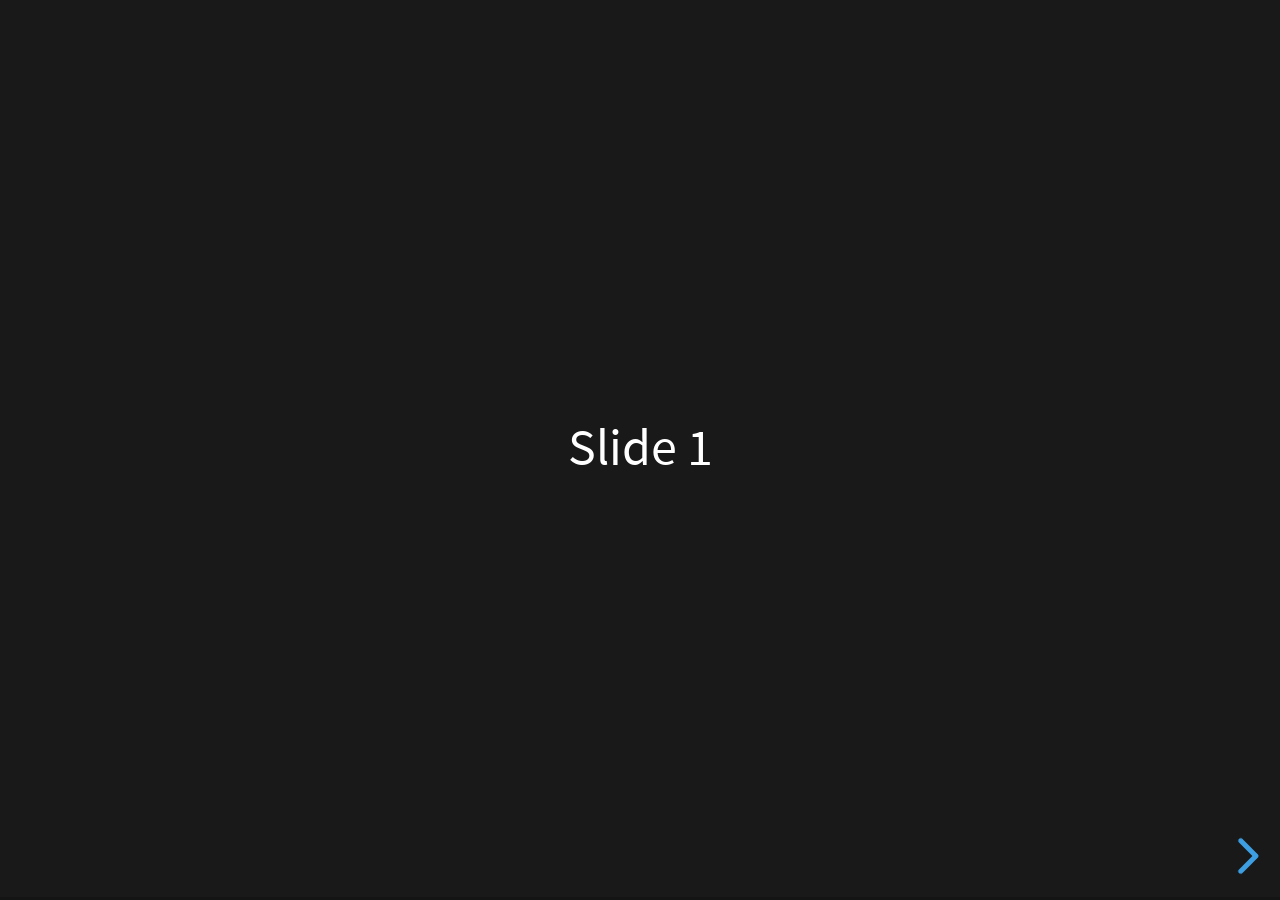
<file: slides/reveal.js/index.html>
<!doctype html>
<html>
	<head>
		<meta charset="utf-8">
		<meta name="viewport" content="width=device-width, initial-scale=1.0, maximum-scale=1.0, user-scalable=no">

		<title>reveal.js</title>

		<link rel="stylesheet" href="dist/reset.css">
		<link rel="stylesheet" href="dist/reveal.css">
		<link rel="stylesheet" href="dist/theme/black.css">

		<!-- Theme used for syntax highlighted code -->
		<link rel="stylesheet" href="plugin/highlight/monokai.css">
	</head>
	<body>
		<div class="reveal">
			<div class="slides">
				<section>Slide 1</section>
				<section>Slide 2</section>
			</div>
		</div>

		<script src="dist/reveal.js"></script>
		<script src="plugin/notes/notes.js"></script>
		<script src="plugin/markdown/markdown.js"></script>
		<script src="plugin/highlight/highlight.js"></script>
		<script>
			// More info about initialization & config:
			// - https://revealjs.com/initialization/
			// - https://revealjs.com/config/
			Reveal.initialize({
				hash: true,

				// Learn about plugins: https://revealjs.com/plugins/
				plugins: [ RevealMarkdown, RevealHighlight, RevealNotes ]
			});
		</script>
	</body>
</html>
</file>
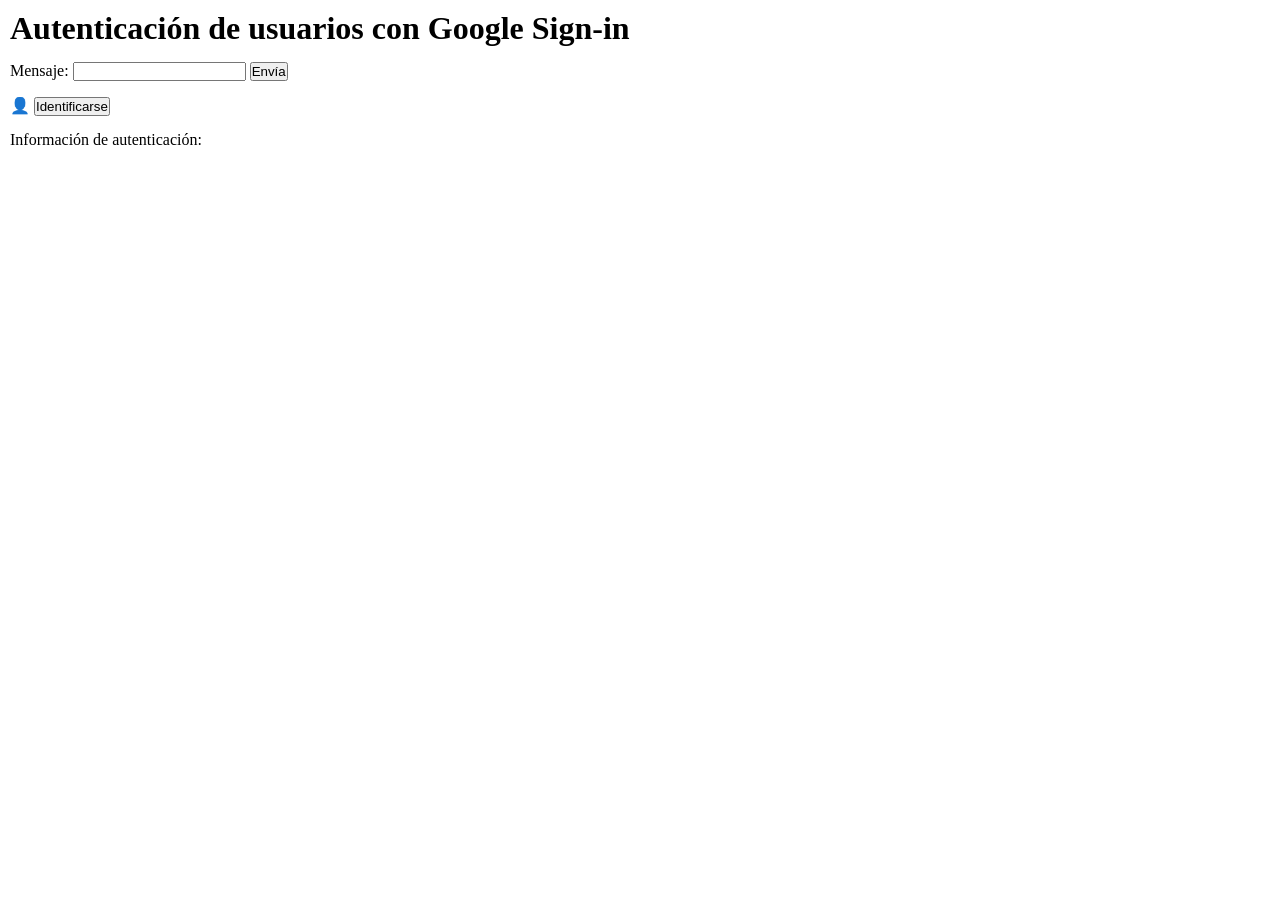
<file: code/gsignin/deprecated/public/index.html>
<!doctype html>
<!-- Ejemplo de uso de la API de autenticación de Google Sign-in -->
<html lang="es">
<head>
  <meta charset="utf-8">
  <title>Autenticación de usuarios</title>

  <style>
    * {
      margin: 0;
      padding: 0;
    }
    .visible {
      display: inline;
    }
    .invisible {
      display: none;
    }
    #info {
      margin-left: 10px;
      margin-top: 10px;
    }
    #info p {
      margin-bottom: 5px;
      font-size: 90%;
      font-family: monospace;
    }
    section {
      margin-top: 15px;
      margin-bottom: 15px;
    }
    body {
      margin: 10px;
    }
  </style>
</head>
<body>

  <h1>Autenticación de usuarios con Google Sign-in</h1>

  <section>
    <form id="f0">
      <label>Mensaje:
        <input type="text" name="mensaje" required>
      </label>
      <button>Envía</button>
    </form>
  </section>

  <section>
    👤 <span id="usuario"></span>
    <button id="entrar" class="entrar" class="invisible">Identificarse</button>
    <button id="salir" class="invisible">Salir</button>
  </section>

  <section id="panel">
    <div>Información de autenticación:<div id="info"></div></div>
  </section>

  <!-- Librería para usar Google Sign-in -->
  <script src="https://apis.google.com/js/platform.js?onload=initGoogleAPI" async defer></script>

<script>

  const base="/mensajes"; // endpoint
  const cabeceras= {
    'Content-Type': 'application/json',
    'Accept': 'application/json',
  }

  // envía una petición al servidor con el texto del mensaje y el token id en la cabecera 'Authorization'
  function envíaMensaje(event) {
    event.preventDefault();  // evita que se recargue la página
    const url= `${base}/nuevomensaje`;
    const payload= {
      texto:document.querySelector("#f0 input[name='mensaje']").value,
    };
    const request = {
      method: 'POST', 
      headers: cabeceras,
      body: JSON.stringify(payload),
    };
    fetch(url,request)
    .then( response => response.json() )
    .then( r => {
      printInfo(`respuesta del servidor: ${JSON.stringify(r)}`);
      document.querySelector("#f0 input[name='mensaje']").value= '';
    })
    .catch( error => printInfo(`problema de conexión: ${error}`) );
  }

  function loginFirst (event) {
    event.preventDefault();
    alert("Identifícate antes de usar la aplicación")
  }

  // función de inicialización:
  function initApp () {
    let e= document.querySelector('#f0');
    // si no hay token id, el manejador es 'loginFirst'; si no, usa 'envíaMensaje'
    e.addEventListener('submit',e => id_token?envíaMensaje(e):loginFirst(e),false);
    e= document.querySelector("#salir");
    e.addEventListener('click',signOut,false);
  }

  document.addEventListener('DOMContentLoaded',initApp,false);

  // ---- código que se encarga de la identificación del usuario

  var id_token= null; // token a enviar al servidor

  // id de cliente obtenido en la consola web de Google Cloud Platform:
  const clientId= 'SUSTITUIR POR El CLIENT_ID OBTENIDO EN GOOGLE CLOUD!!!!!!';

  // muestra el mensaje en la página web junto con la hora:
  function printInfo (c) {
    let addZero= (x, n) => { while (x.toString().length < n) x = '0' + x; return x; }
    let d = new Date();
    let h = addZero(d.getHours(),2);
    let m = addZero(d.getMinutes(),2);
    let s = addZero(d.getSeconds(), 2);
    let ms = addZero(d.getMilliseconds(), 3);

    let e= document.querySelector('#info');
    e.innerHTML+= `<p>${h}:${m}:${s}:${ms}: ${c}</p>`;
  }

  // función que se invoca cuando la librería de Google está cargada; el nombre de esta función
  // se pasa como parámetro al elemento script:
  function initGoogleAPI() { 
    // inicializa el objeto GoogleAuth:
    gapi.load('auth2', function(){
      auth2 = gapi.auth2.init({
          client_id: clientId,
          scope: 'profile email'
      });

      const func= 'initGoogleAPI';
      printInfo(`${func}: valor de isSignedIn: ${auth2.isSignedIn.get()}`);

      document.querySelector('#usuario').textContent= '';
      // al principio se muestra el botón de identificación y se oculta el de cerrar sesión:
      document.querySelector('#salir').classList.add('invisible');
      document.querySelector('#entrar').classList.remove('invisible');

      // registra el botón que permite iniciar el proceso de autenticación y los funciones
      // callback correspondientes:
      auth2.attachClickHandler('entrar', {}, onSuccessSignIn, onFailureSignIn);

      // registra la función callback que se invoca cuando cambia el estado de logueado/no logueado del usuario:
      auth2.isSignedIn.listen(signinChanged);

      // registra la función callback que se llama cada vez que cambia el valor de currentUser:
      auth2.currentUser.listen(userChanged);
    });
  }

  // se ejecuta cuando cambia el estado de login del usuario:
  var signinChanged = function(val) {
    const func= 'signinChanged';
    printInfo(`${func}: el nuevo estado es ${val}`);
    if (val) {
      printInfo(`${func}: autenticado como ${auth2.currentUser.get().getBasicProfile().getName()}`);
      // token que se enviará al servidor para que lo valide e identifique al usuario:
      id_token= auth2.currentUser.get().getAuthResponse().id_token;
      // se añade a las cabeceras de las peticiones al servidor el token de autenticación:
      cabeceras["Authorization"]= `Bearer ${id_token}`;
      printInfo(`${func}: id token: ${id_token.substr(0,40)}...`);
      document.querySelector('#usuario').textContent= `${auth2.currentUser.get().getBasicProfile().getName()} `;
      document.querySelector('#salir').classList.remove('invisible');
      document.querySelector('#entrar').classList.add('invisible');
    }
    else {
      cabeceras["Authorization"]= '';
      document.querySelector('#usuario').textContent= '';
      document.querySelector('#salir').classList.add('invisible');
      document.querySelector('#entrar').classList.remove('invisible');
    }
    printInfo(`${func}: valor de isSignedIn: ${auth2.isSignedIn.get()}`);
  };

  // esta función se invoca cuando el usuario se loguea tras pulsar el botón; si el usuario estaba identificado
  // anteriormente y se recarga la página, esta función no se invoca (no se ha pulsado el botón), pero la
  // librería intenta identificar automáticamente al usuario y, si lo consigue, sí se invoca 'signinChanged' y
  // 'userChanged':
  function onSuccessSignIn(user) {
    const func= 'onSuccessSignIn';
    printInfo(`${func}: autenticado como ${user.getBasicProfile().getName()}`);
    // otra forma de obtener el mismo valor:
    printInfo(`${func}: autenticado como ${auth2.currentUser.get().getBasicProfile().getName()}`);

    var profile = user.getBasicProfile();
    // no enviar getId al servidor, sino el id token que puede ser validado en el servidor:
    printInfo(`${func}: id: ${profile.getId()}`); 
    printInfo(`${func}: name: ${profile.getName()}`);
    printInfo(`${func}: image URL: ${profile.getImageUrl().substr(0,40)}...`);
    printInfo(`${func}: email: ${profile.getEmail()}`); // nulo si no usamos el scope 'email'
    
    printInfo(`${func}: id token: ${user.getAuthResponse().id_token.substr(0,40)}...`);
  };

  // función de callback cuando el usuario no puede loguearse:
  function onFailureSignIn(error) {
    id_token= null;
    const func= 'onFailureSignIn';
    printInfo(`${func}: ${JSON.stringify(error)}`);
  };

  // manejador del evento de hacer clic en el botón de salir de la sesion:
  function signOut() {
    auth2.signOut().then(function () {
      const func= 'signOut';
      printInfo(`${func}: el usuario salió`);
      id_token= null;
      cabeceras["Authorization"]= '';
    });
  }        

  // función de callback invocada cuando cambia el usuario logueado:
  function userChanged(user) {
    if(user.getId()){
      const func= 'userChanged';
      printInfo(`${func}: id: ${user.getId()}`);
      var profile = user.getBasicProfile();
      printInfo(`${func}: name: ${profile.getName()}`);
    }
  };

</script>

</body>

</html>
</file>
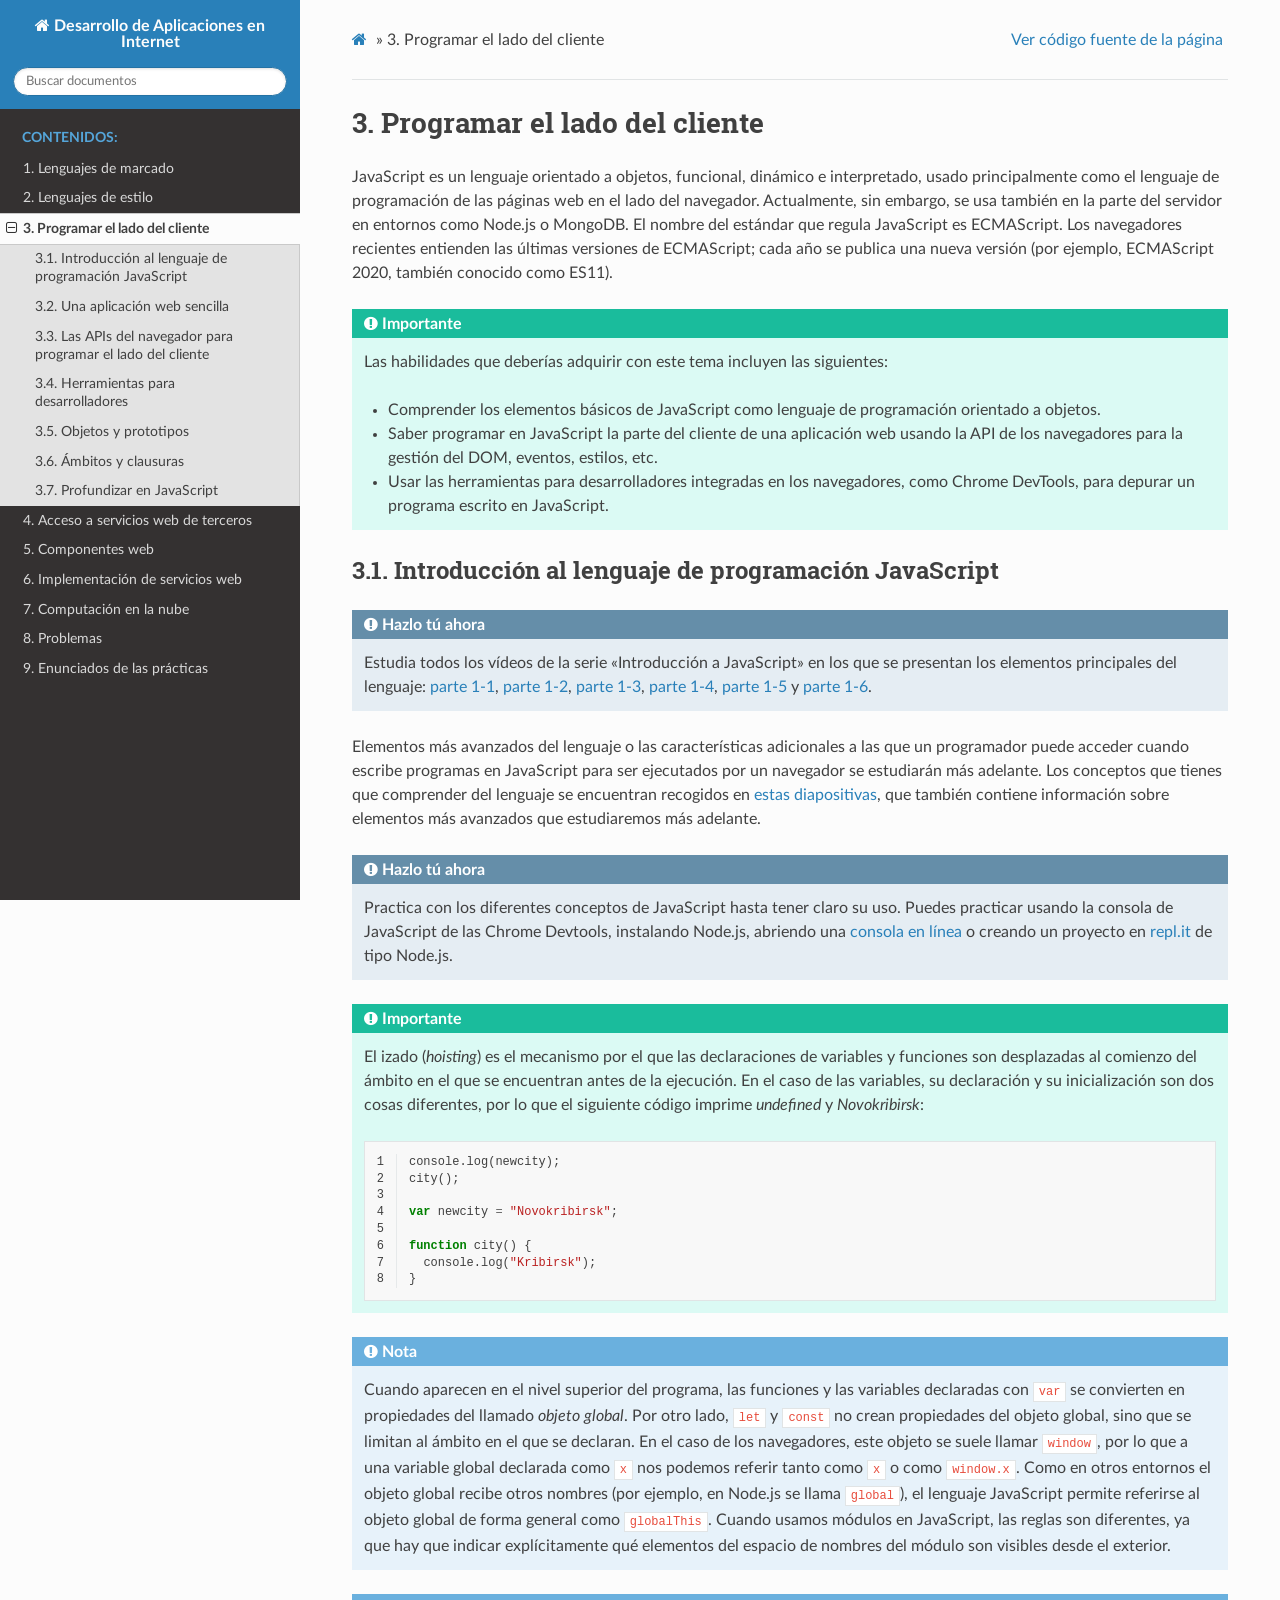
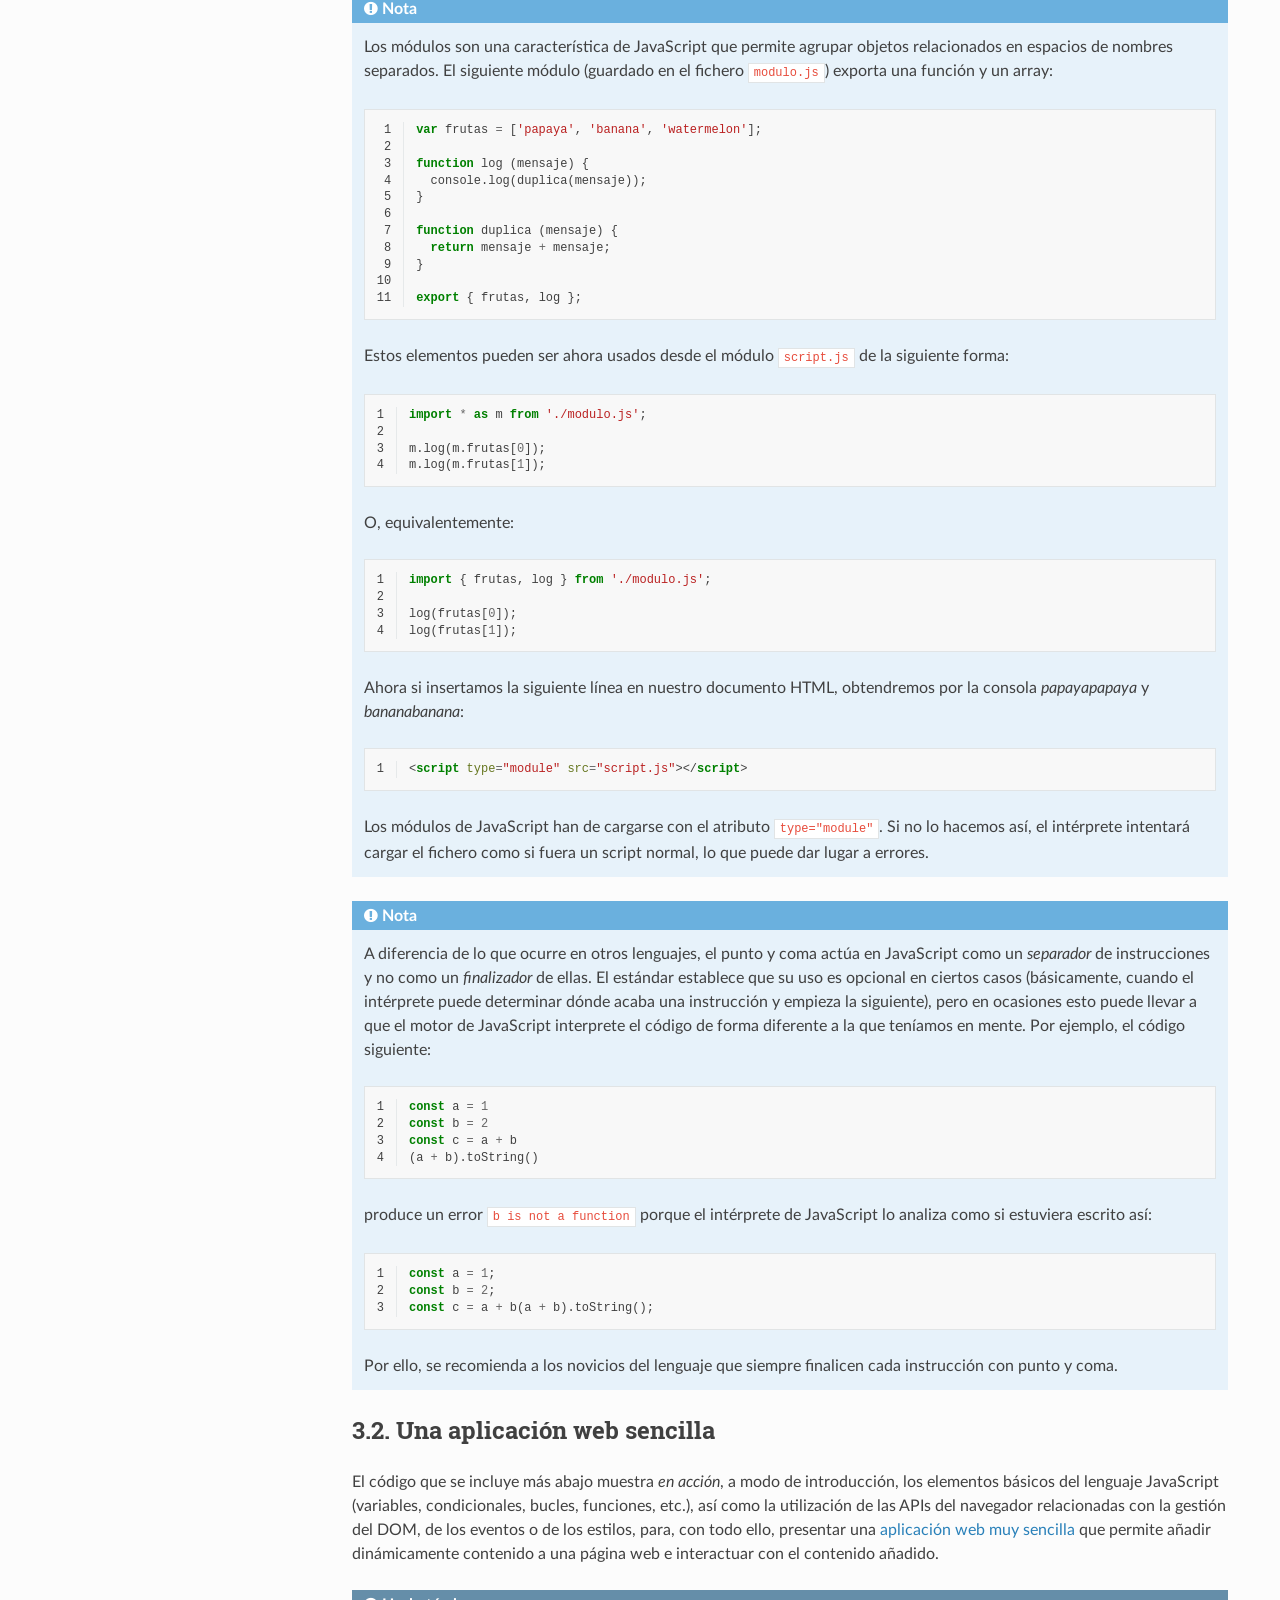
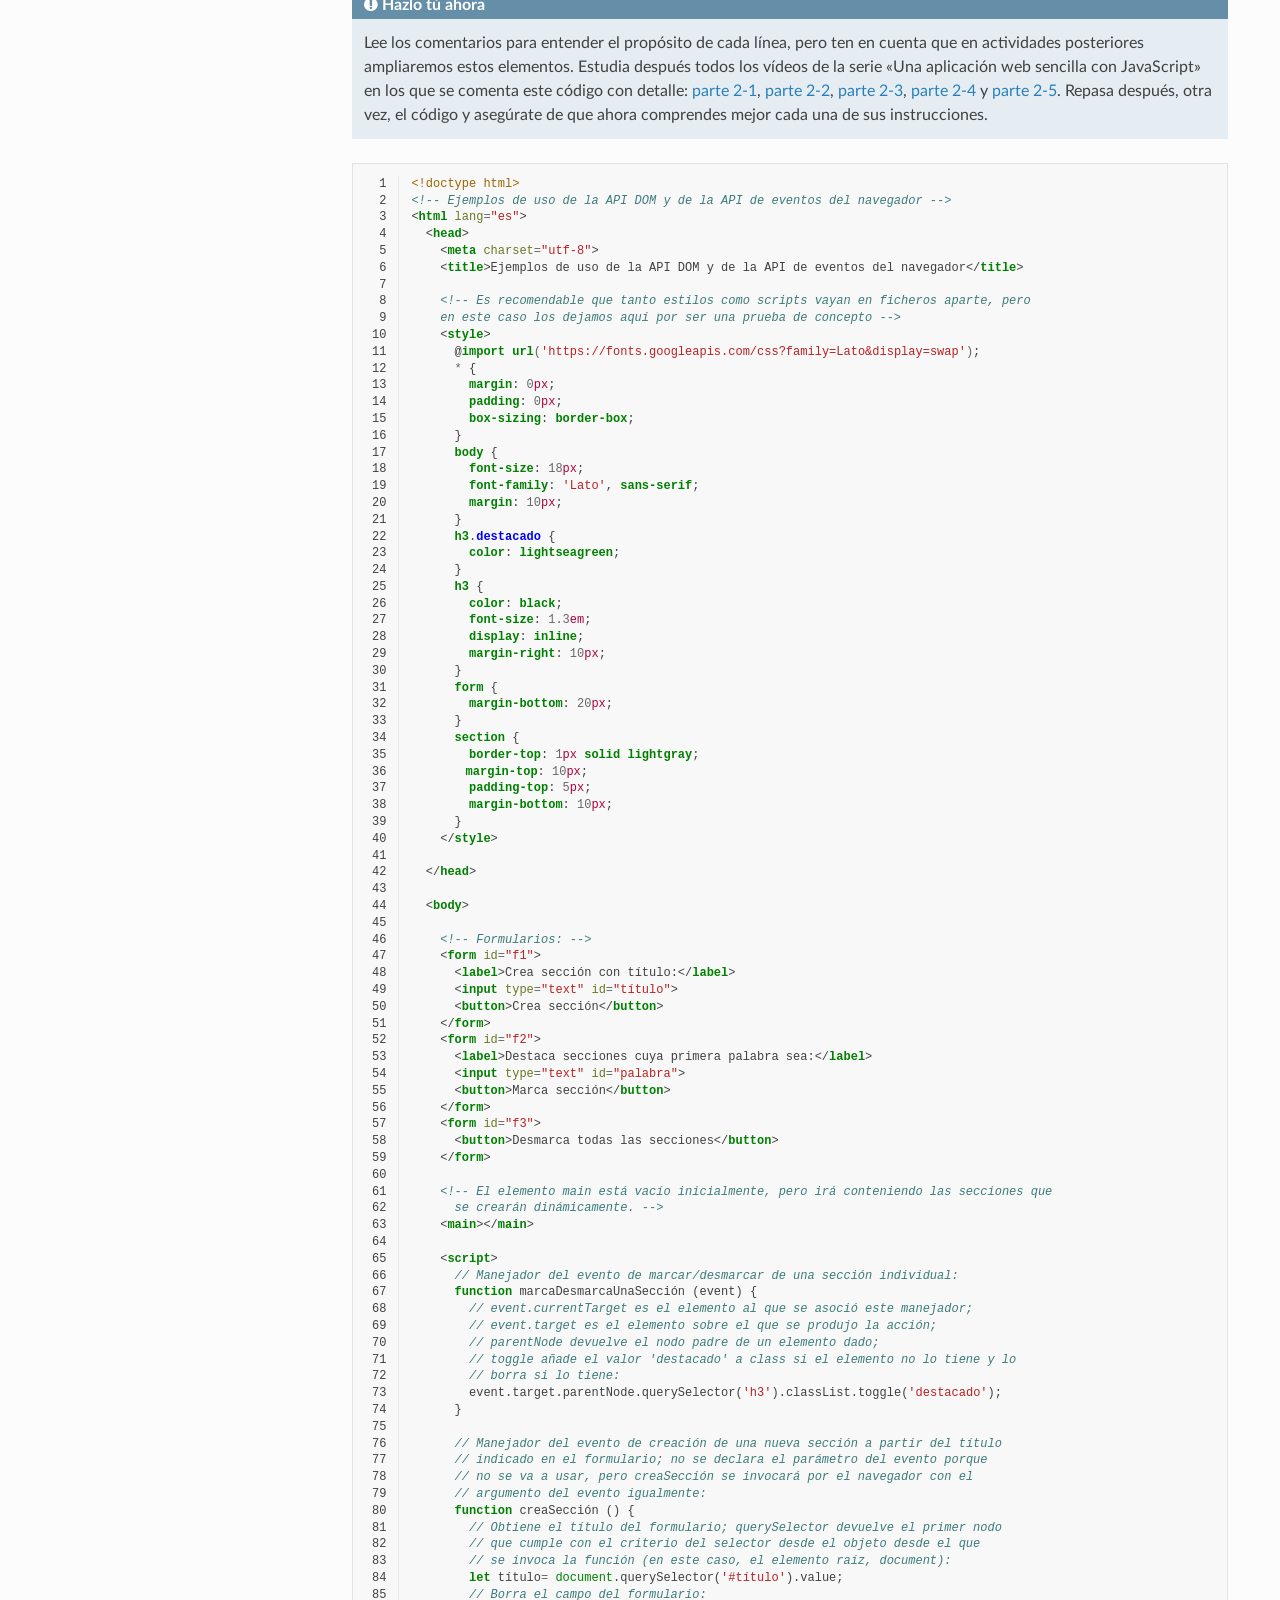
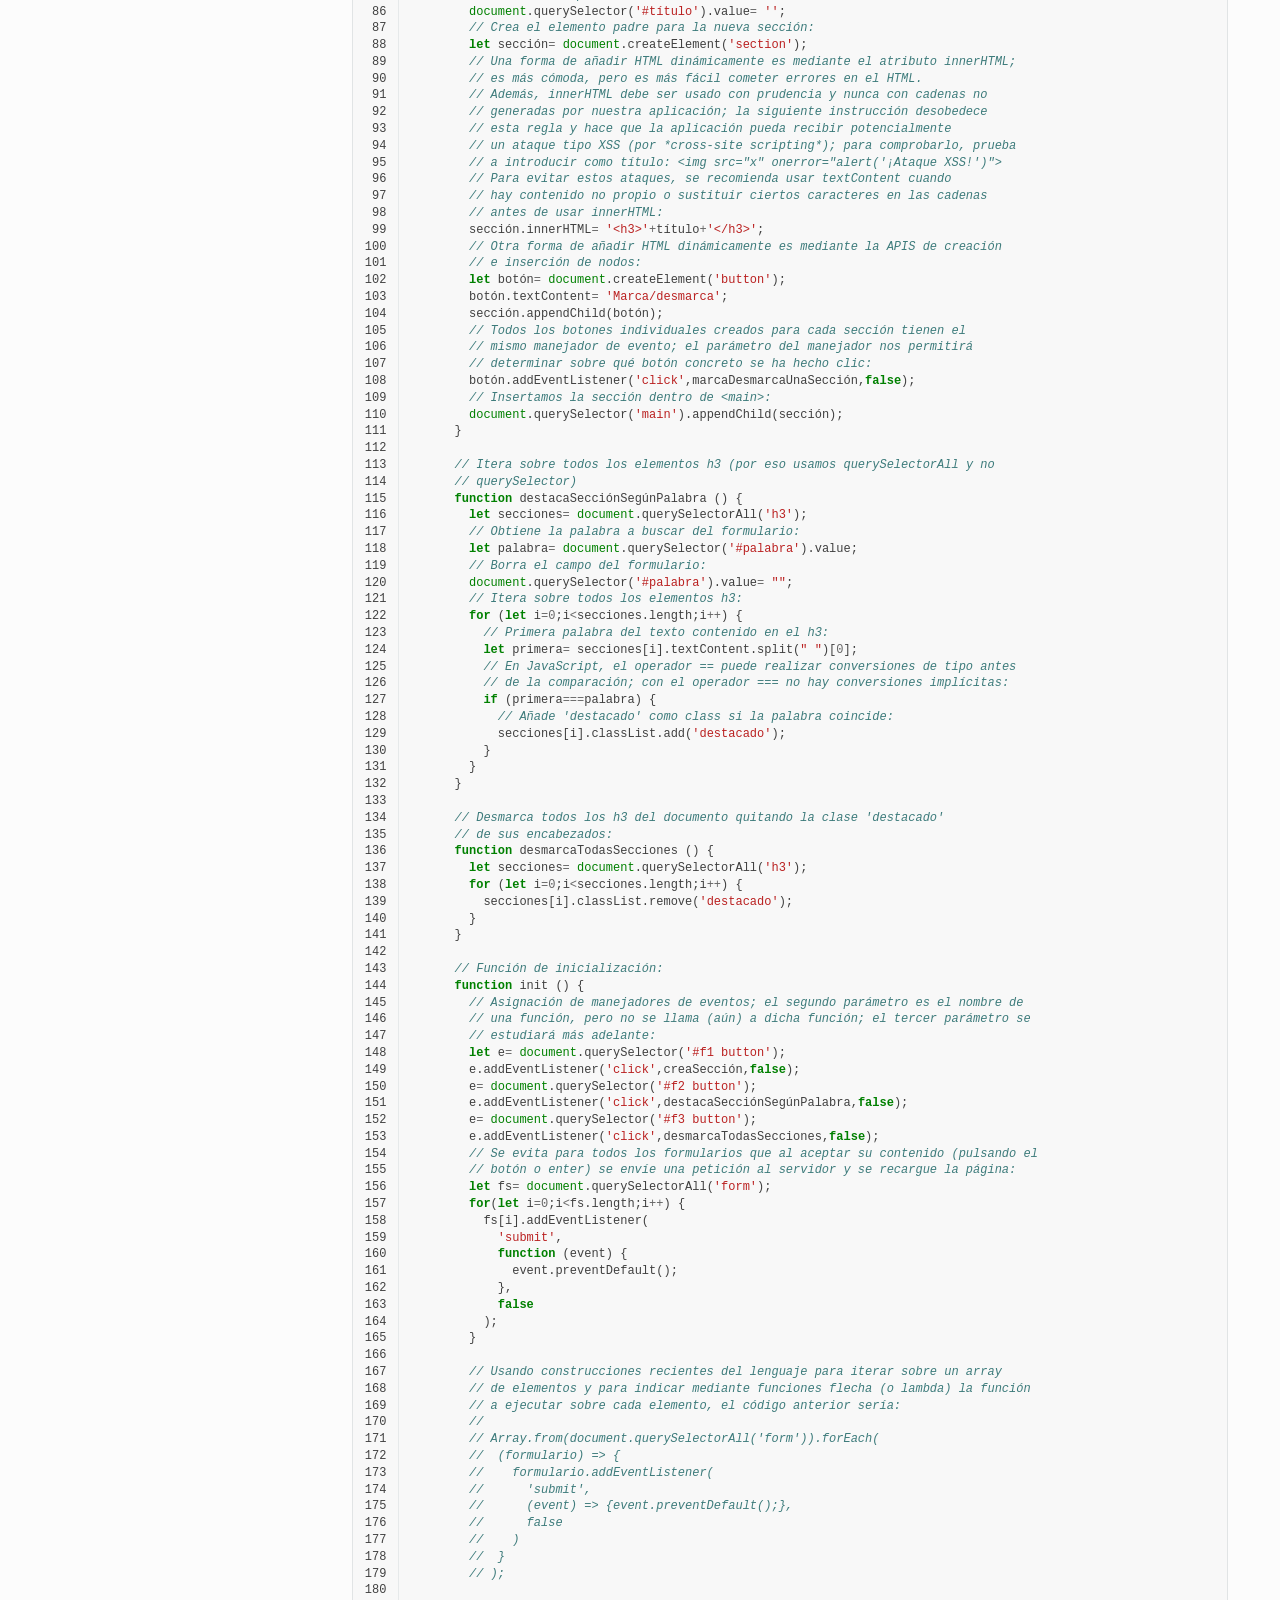
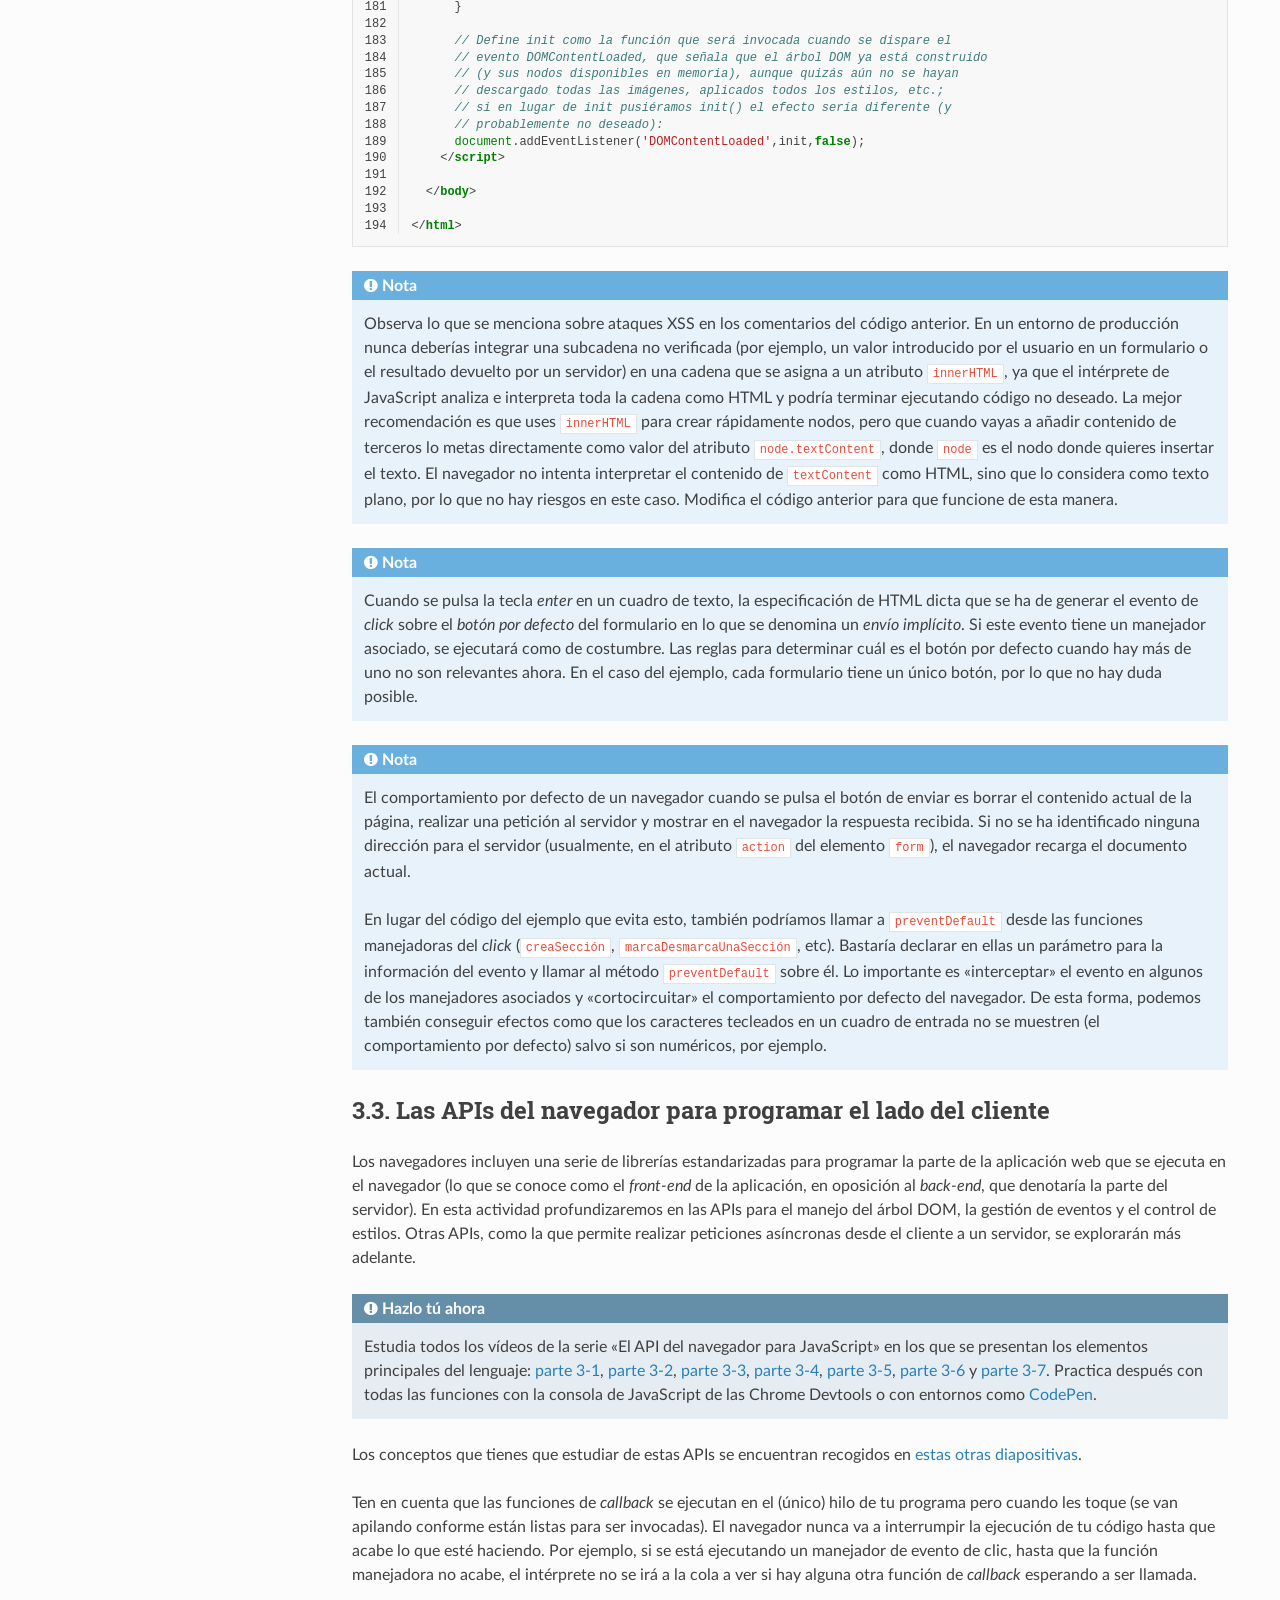
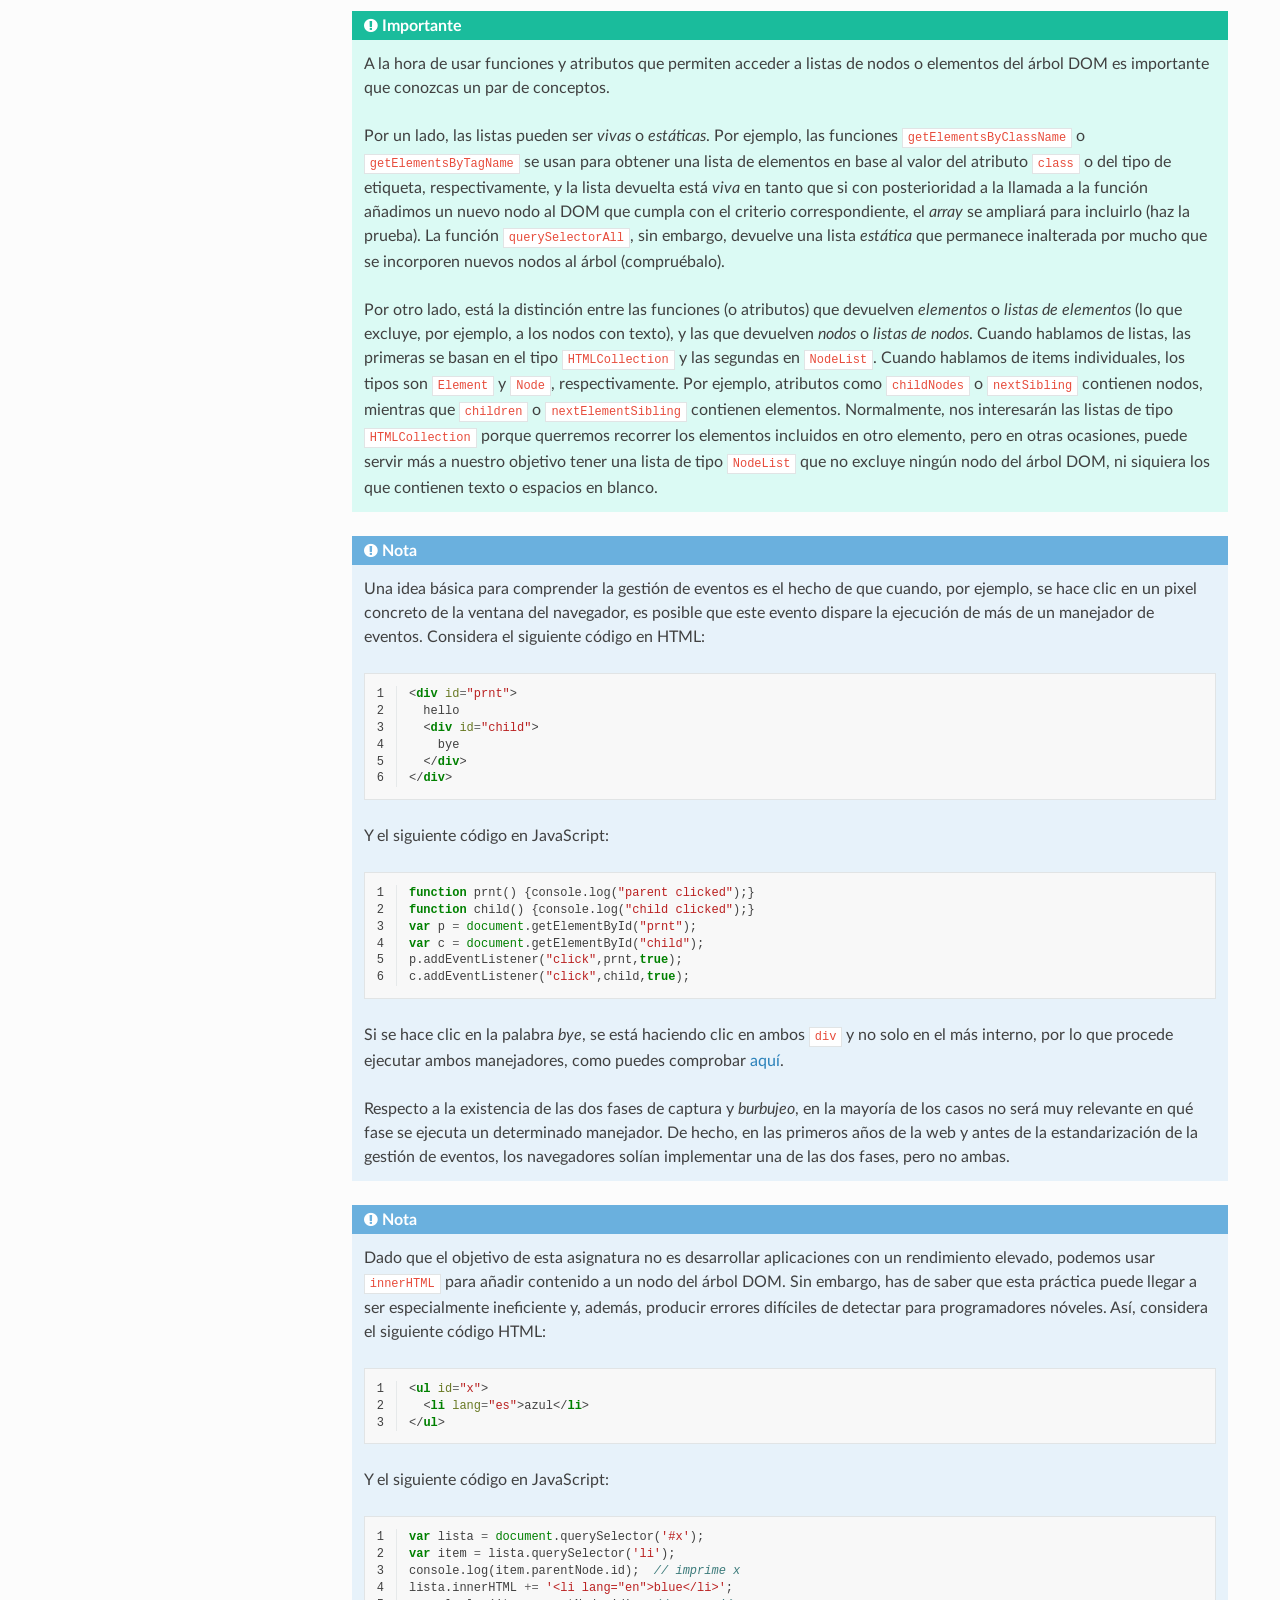
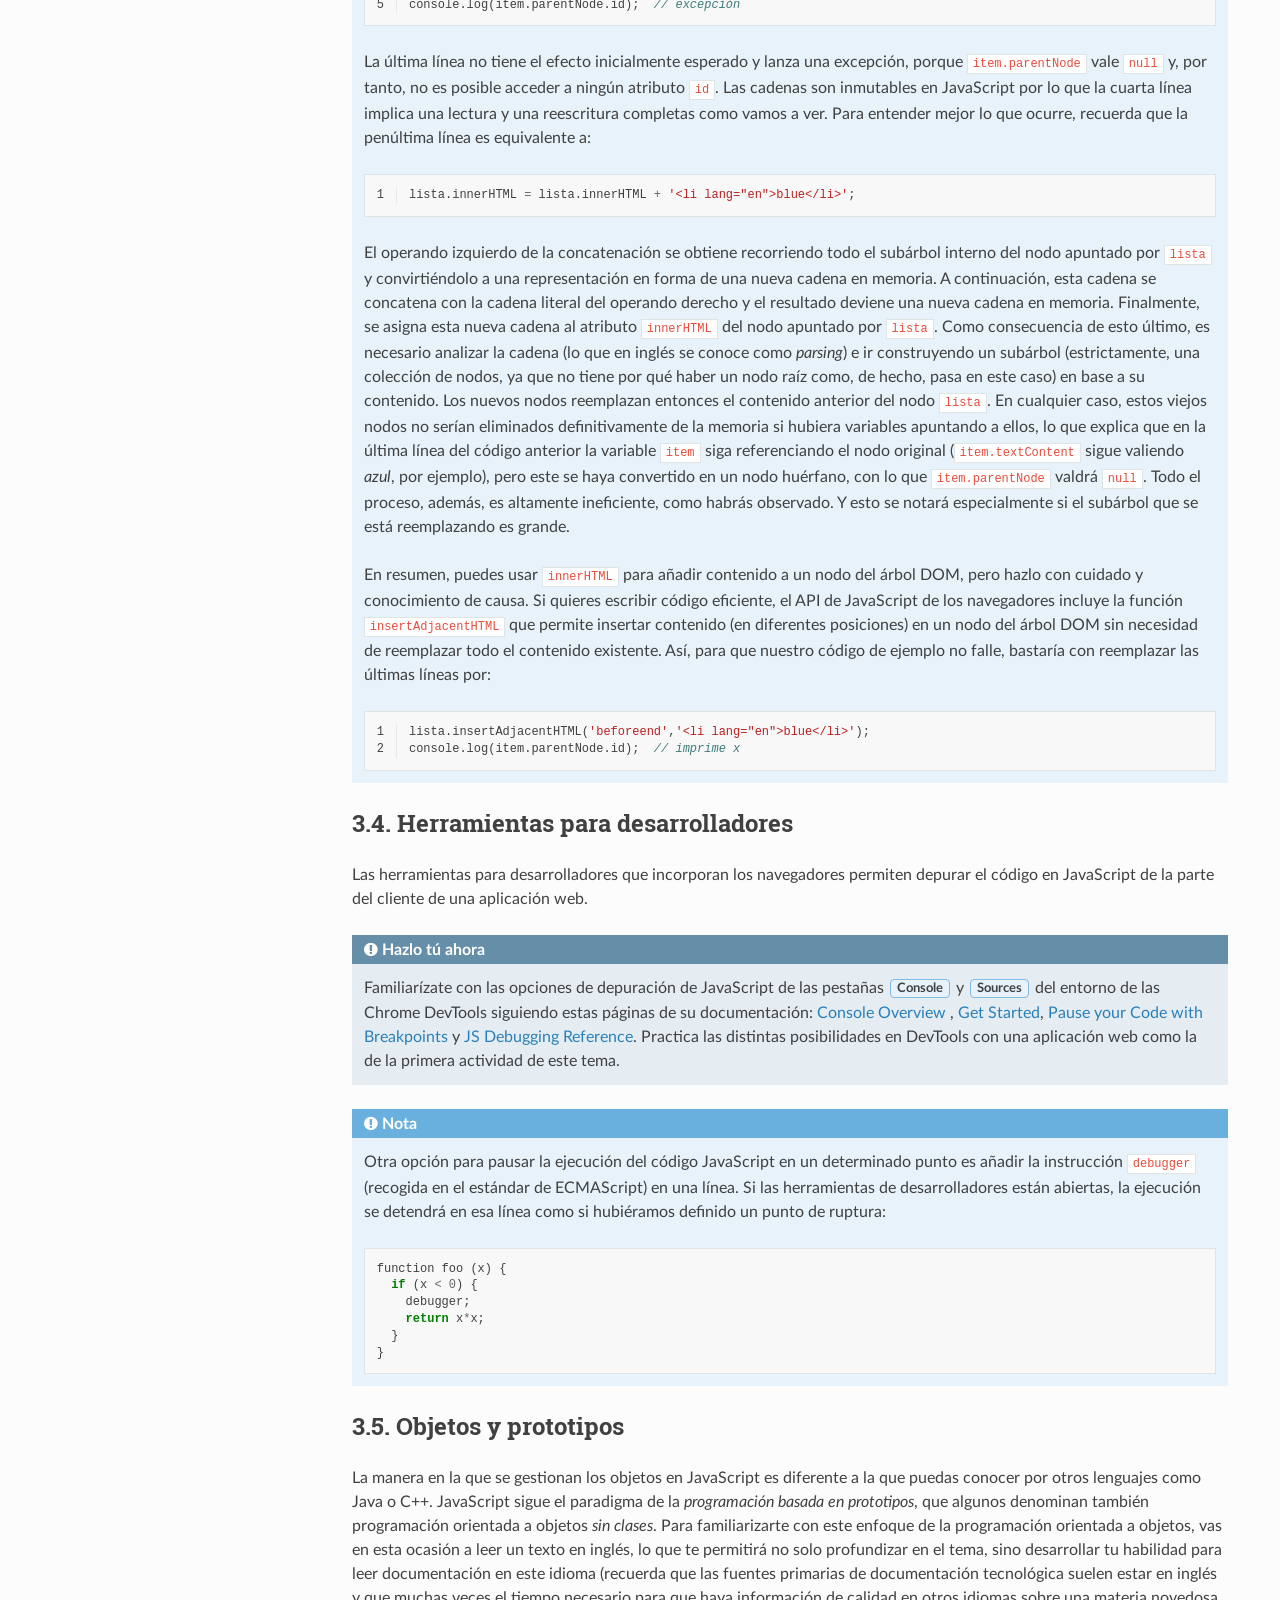
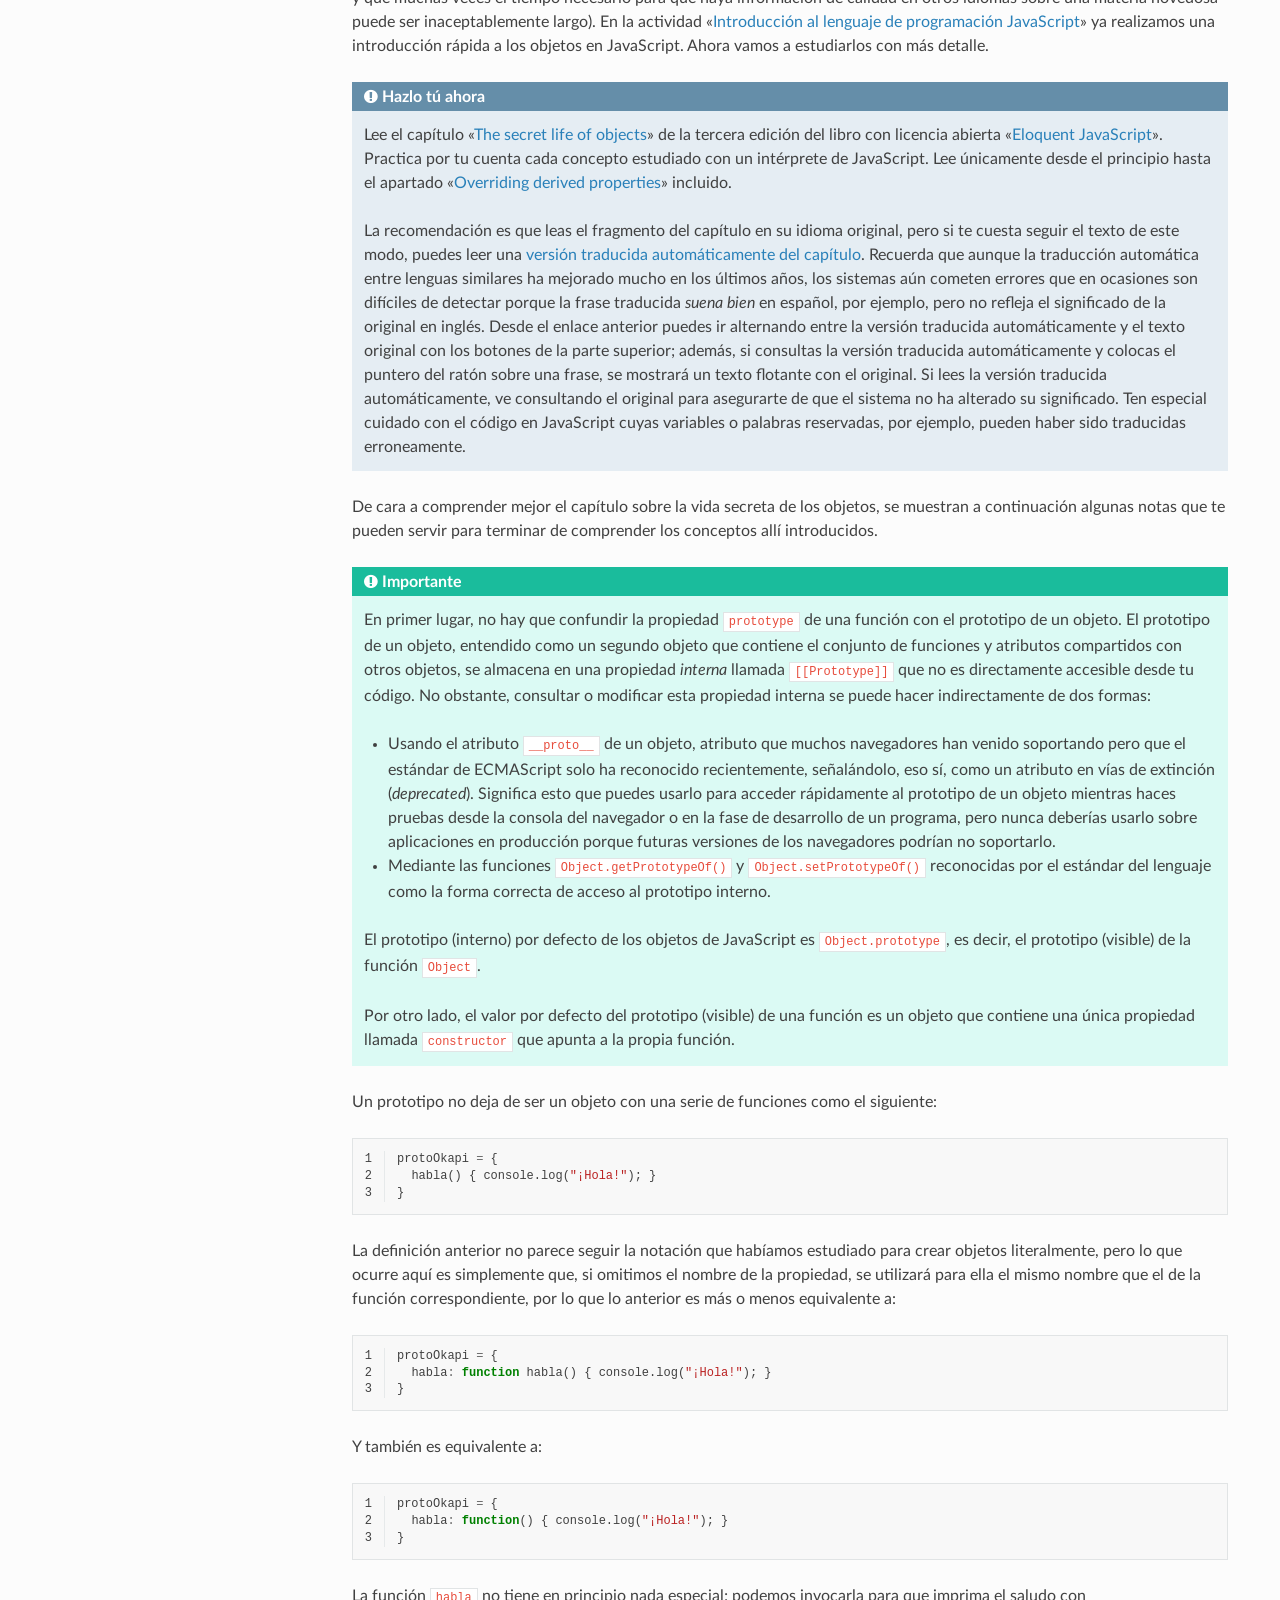
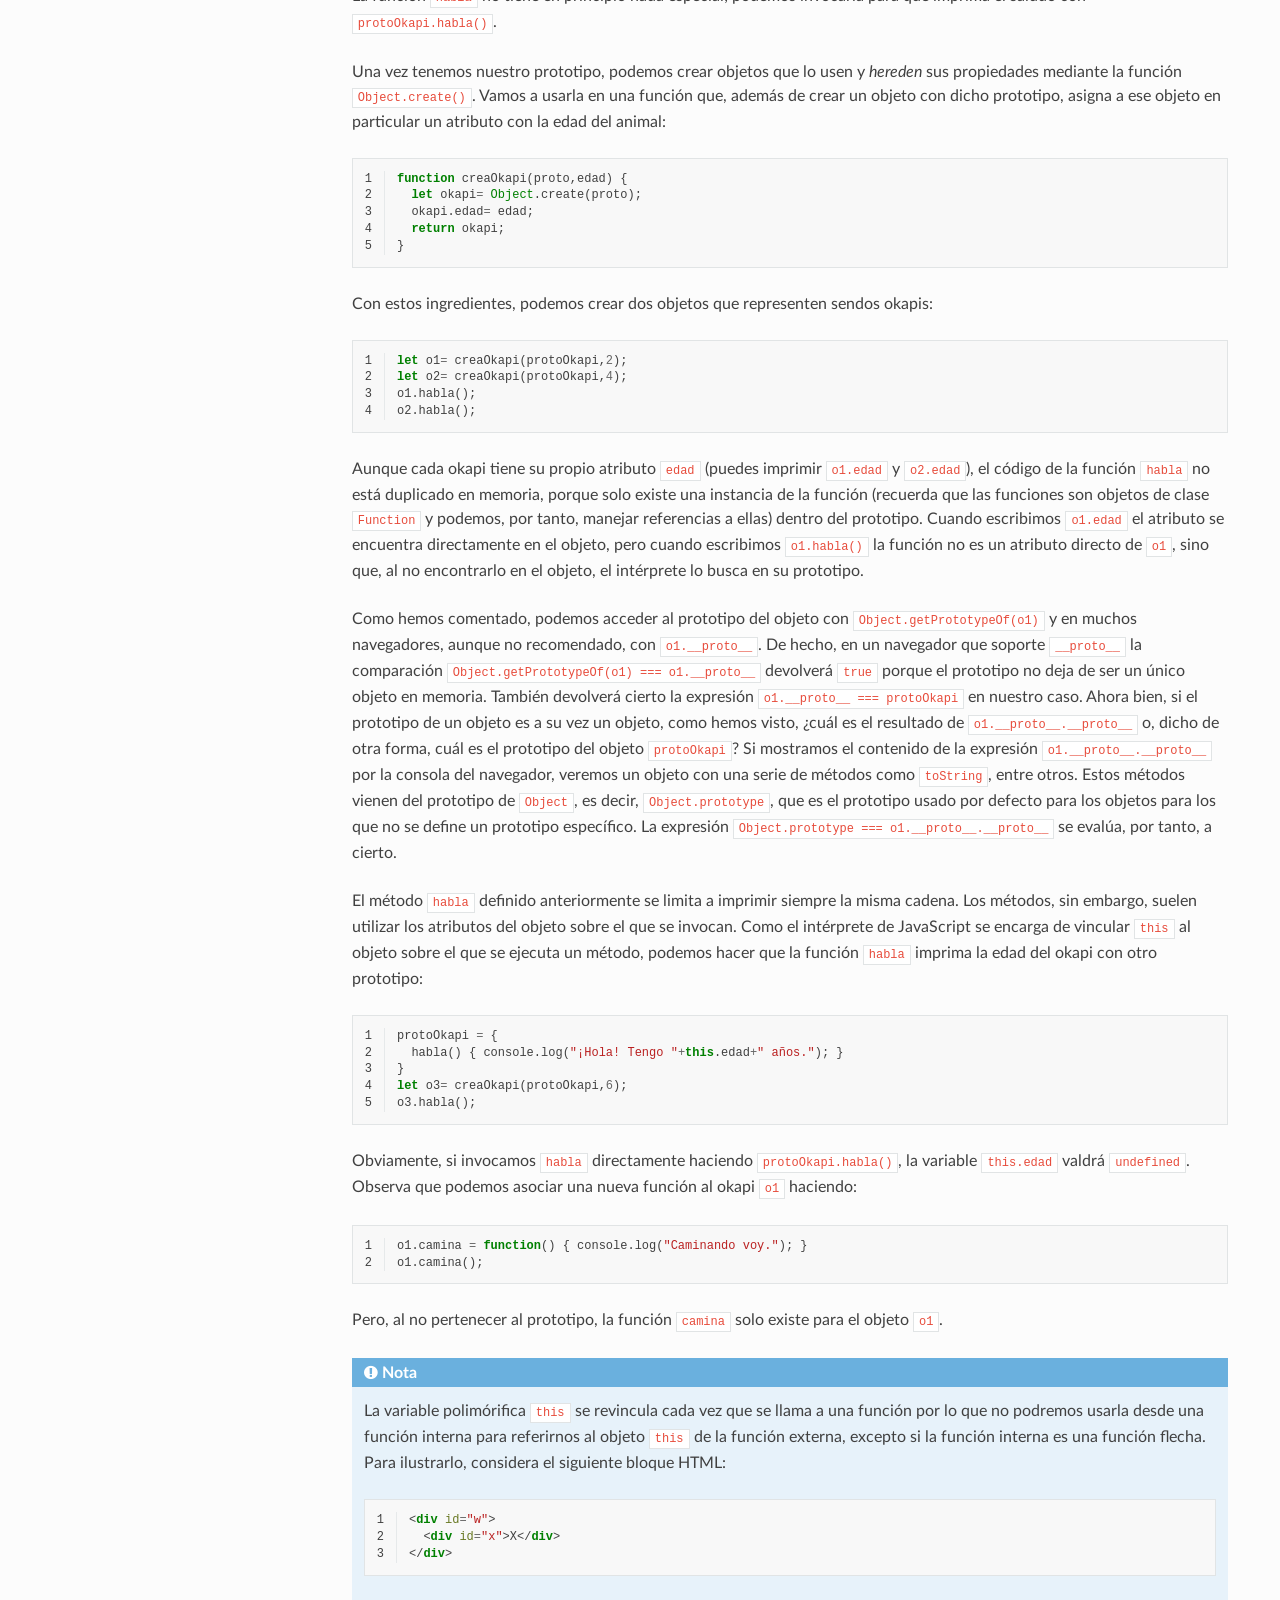
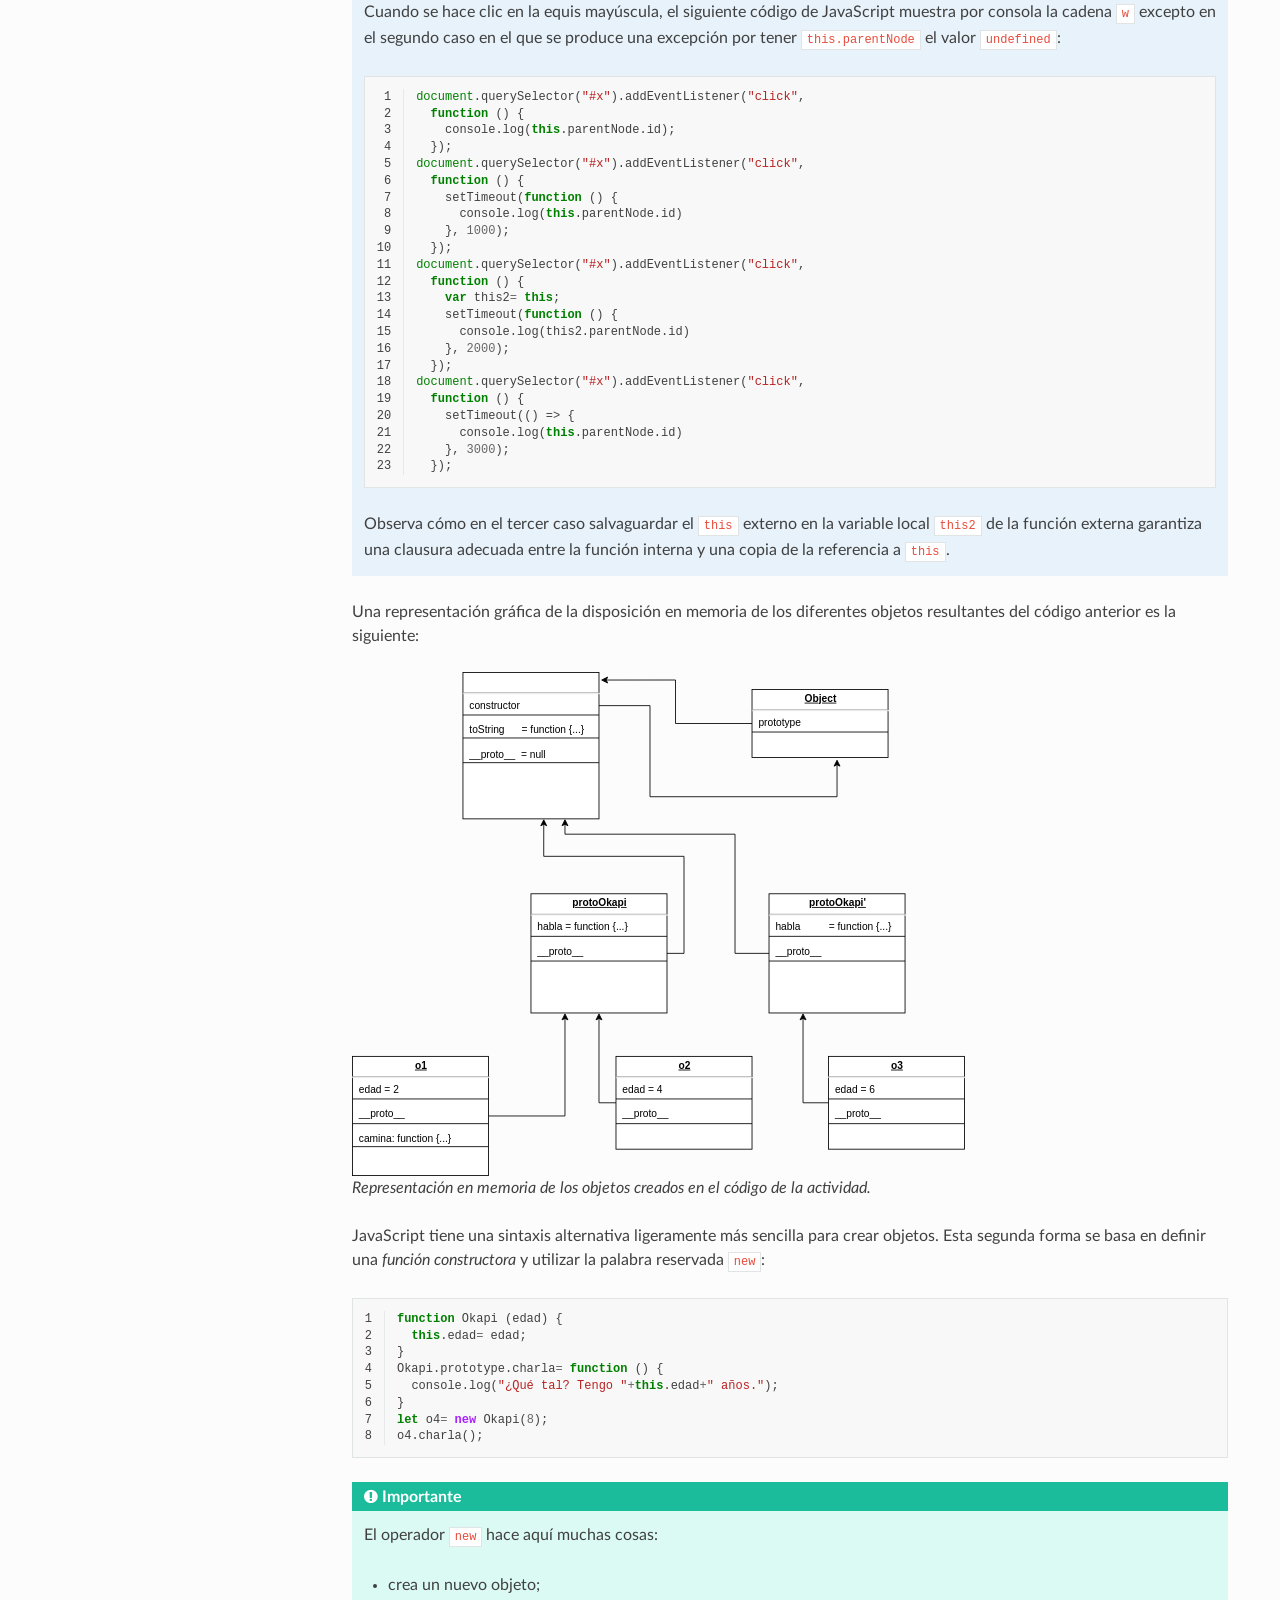
<file: cliente.html>
<!DOCTYPE html>
<html class="writer-html5" lang="es" >
<head>
  <meta charset="utf-8" /><meta name="generator" content="Docutils 0.17.1: http://docutils.sourceforge.net/" />

  <meta name="viewport" content="width=device-width, initial-scale=1.0" />
  <title>3. Programar el lado del cliente &mdash; documentación de Desarrollo de Aplicaciones en Internet - </title>
      <link rel="stylesheet" href="_static/pygments.css" type="text/css" />
      <link rel="stylesheet" href="_static/css/theme.css" type="text/css" />
      <link rel="stylesheet" href="_static/css/estilos.css" type="text/css" />
  <!--[if lt IE 9]>
    <script src="_static/js/html5shiv.min.js"></script>
  <![endif]-->
  
        <script data-url_root="./" id="documentation_options" src="_static/documentation_options.js"></script>
        <script src="_static/jquery.js"></script>
        <script src="_static/underscore.js"></script>
        <script src="_static/_sphinx_javascript_frameworks_compat.js"></script>
        <script src="_static/doctools.js"></script>
        <script src="_static/translations.js"></script>
    <script src="_static/js/theme.js"></script>
    <link rel="index" title="Índice" href="genindex.html" />
    <link rel="search" title="Búsqueda" href="search.html" />
    <link rel="next" title="4. Acceso a servicios web de terceros" href="servicios.html" />
    <link rel="prev" title="2. Lenguajes de estilo" href="estilo.html" /> 
</head>

<body class="wy-body-for-nav"> 
  <div class="wy-grid-for-nav">
    <nav data-toggle="wy-nav-shift" class="wy-nav-side">
      <div class="wy-side-scroll">
        <div class="wy-side-nav-search" >
            <a href="index.html" class="icon icon-home"> Desarrollo de Aplicaciones en Internet
          </a>
<div role="search">
  <form id="rtd-search-form" class="wy-form" action="search.html" method="get">
    <input type="text" name="q" placeholder="Buscar documentos" />
    <input type="hidden" name="check_keywords" value="yes" />
    <input type="hidden" name="area" value="default" />
  </form>
</div>
        </div><div class="wy-menu wy-menu-vertical" data-spy="affix" role="navigation" aria-label="Navigation menu">
              <p class="caption" role="heading"><span class="caption-text">Contenidos:</span></p>
<ul class="current">
<li class="toctree-l1"><a class="reference internal" href="marcado.html">1. Lenguajes de marcado</a></li>
<li class="toctree-l1"><a class="reference internal" href="estilo.html">2. Lenguajes de estilo</a></li>
<li class="toctree-l1 current"><a class="current reference internal" href="#">3. Programar el lado del cliente</a><ul>
<li class="toctree-l2"><a class="reference internal" href="#introduccion-al-lenguaje-de-programacion-javascript">3.1. Introducción al lenguaje de programación JavaScript</a></li>
<li class="toctree-l2"><a class="reference internal" href="#una-aplicacion-web-sencilla">3.2. Una aplicación web sencilla</a></li>
<li class="toctree-l2"><a class="reference internal" href="#las-apis-del-navegador-para-programar-el-lado-del-cliente">3.3. Las APIs del navegador para programar el lado del cliente</a></li>
<li class="toctree-l2"><a class="reference internal" href="#herramientas-para-desarrolladores">3.4. Herramientas para desarrolladores</a></li>
<li class="toctree-l2"><a class="reference internal" href="#objetos-y-prototipos">3.5. Objetos y prototipos</a></li>
<li class="toctree-l2"><a class="reference internal" href="#ambitos-y-clausuras">3.6. Ámbitos y clausuras</a></li>
<li class="toctree-l2"><a class="reference internal" href="#profundizar-en-javascript">3.7. Profundizar en JavaScript</a></li>
</ul>
</li>
<li class="toctree-l1"><a class="reference internal" href="servicios.html">4. Acceso a servicios web de terceros</a></li>
<li class="toctree-l1"><a class="reference internal" href="componentes.html">5. Componentes web</a></li>
<li class="toctree-l1"><a class="reference internal" href="rest.html">6. Implementación de servicios web</a></li>
<li class="toctree-l1"><a class="reference internal" href="nube.html">7. Computación en la  nube</a></li>
<li class="toctree-l1"><a class="reference internal" href="problemas.html">8. Problemas</a></li>
<li class="toctree-l1"><a class="reference internal" href="practicas.html">9. Enunciados de las prácticas</a></li>
</ul>

        </div>
      </div>
    </nav>

    <section data-toggle="wy-nav-shift" class="wy-nav-content-wrap"><nav class="wy-nav-top" aria-label="Mobile navigation menu" >
          <i data-toggle="wy-nav-top" class="fa fa-bars"></i>
          <a href="index.html">Desarrollo de Aplicaciones en Internet</a>
      </nav>

      <div class="wy-nav-content">
        <div class="rst-content">
          <div role="navigation" aria-label="Page navigation">
  <ul class="wy-breadcrumbs">
      <li><a href="index.html" class="icon icon-home"></a> &raquo;</li>
      <li><span class="section-number">3. </span>Programar el lado del cliente</li>
      <li class="wy-breadcrumbs-aside">
            <a href="_sources/cliente.rst.txt" rel="nofollow"> Ver código fuente de la página</a>
      </li>
  </ul>
  <hr/>
</div>
          <div role="main" class="document" itemscope="itemscope" itemtype="http://schema.org/Article">
           <div itemprop="articleBody">
             
  <section id="programar-el-lado-del-cliente">
<h1><span class="section-number">3. </span>Programar el lado del cliente<a class="headerlink" href="#programar-el-lado-del-cliente" title="Enlace permanente a este encabezado"></a></h1>
<p>JavaScript es un lenguaje orientado a objetos, funcional, dinámico e interpretado, usado principalmente como el lenguaje de programación de las páginas web en el lado del navegador. Actualmente, sin embargo, se usa también en la parte del servidor en entornos como Node.js o MongoDB. El nombre del estándar que regula JavaScript es ECMAScript. Los navegadores recientes entienden las últimas versiones de ECMAScript; cada año se publica una nueva versión (por ejemplo, ECMAScript 2020, también conocido como ES11).</p>
<div class="admonition important">
<p class="admonition-title">Importante</p>
<p>Las habilidades que deberías adquirir con este tema incluyen las siguientes:</p>
<ul class="simple">
<li><p>Comprender los elementos básicos de JavaScript como lenguaje de programación orientado a objetos.</p></li>
<li><p>Saber programar en JavaScript la parte del cliente de una aplicación web usando la API de los navegadores para la gestión del DOM, eventos, estilos, etc.</p></li>
<li><p>Usar las herramientas para desarrolladores integradas en los navegadores, como Chrome DevTools, para depurar un programa escrito en JavaScript.</p></li>
</ul>
</div>
<section id="introduccion-al-lenguaje-de-programacion-javascript">
<span id="label-intro-js"></span><h2><span class="section-number">3.1. </span>Introducción al lenguaje de programación JavaScript<a class="headerlink" href="#introduccion-al-lenguaje-de-programacion-javascript" title="Enlace permanente a este encabezado"></a></h2>
<div class="hazlotu admonition">
<p class="admonition-title">Hazlo tú ahora</p>
<p>Estudia todos los vídeos de la serie «Introducción a JavaScript» en los que se presentan los elementos principales del lenguaje: <a class="reference external" href="https://drive.google.com/file/d/1p3ThE3xA1ubg3jJXFd968ucwckVpayKy/view?usp=sharing">parte 1-1</a>, <a class="reference external" href="https://drive.google.com/file/d/1MgFD19HaWSPo6P_CnPUFF6kmCLJJowEx/view?usp=sharing">parte 1-2</a>, <a class="reference external" href="https://drive.google.com/file/d/1GInxvZFxgt8GcS2cWzbMRWEDpNi0kHmG/view?usp=sharing">parte 1-3</a>, <a class="reference external" href="https://drive.google.com/file/d/1SrmuNde9DeOoOOClZ2WDGbf-aZH4vi33/view?usp=sharing">parte 1-4</a>, <a class="reference external" href="https://drive.google.com/file/d/15Z-leYRlWbMmPWQZczqakCt0q3jMLAcJ/view?usp=sharing">parte 1-5</a> y <a class="reference external" href="https://drive.google.com/file/d/1uP37JivyhSZeEgqwzcD57CznQwzLqS-Z/view?usp=sharing">parte 1-6</a>.</p>
</div>
<p>Elementos más avanzados del lenguaje o las características adicionales a las que un programador puede acceder cuando escribe programas en JavaScript para ser ejecutados por un navegador se estudiarán más adelante. Los conceptos que tienes que comprender del lenguaje se encuentran recogidos en <a class="reference external" href="./slides/150-js-slides.html">estas diapositivas</a>, que también contiene información sobre elementos más avanzados que estudiaremos más adelante.</p>
<div class="hazlotu admonition">
<p class="admonition-title">Hazlo tú ahora</p>
<p>Practica con los diferentes conceptos de JavaScript hasta tener claro su uso. Puedes practicar usando la consola de JavaScript de las Chrome Devtools, instalando Node.js, abriendo una <a class="reference external" href="https://jsconsole.com/">consola en línea</a> o creando un proyecto en <a class="reference external" href="https://repl.it/">repl.it</a> de tipo Node.js.</p>
</div>
<div class="admonition important">
<p class="admonition-title">Importante</p>
<p>El izado (<em>hoisting</em>) es el mecanismo por el que las declaraciones de variables y funciones son desplazadas al comienzo del ámbito en el que se encuentran antes de la ejecución. En el caso de las variables, su declaración y su inicialización son dos cosas diferentes, por lo que el siguiente código imprime <em>undefined</em> y <em>Novokribirsk</em>:</p>
<div class="highlight-javascript notranslate"><div class="highlight"><pre><span></span><span class="linenos">1</span><span class="nx">console</span><span class="p">.</span><span class="nx">log</span><span class="p">(</span><span class="nx">newcity</span><span class="p">);</span><span class="w"></span>
<span class="linenos">2</span><span class="nx">city</span><span class="p">();</span><span class="w"></span>
<span class="linenos">3</span>
<span class="linenos">4</span><span class="kd">var</span><span class="w"> </span><span class="nx">newcity</span><span class="w"> </span><span class="o">=</span><span class="w"> </span><span class="s2">&quot;Novokribirsk&quot;</span><span class="p">;</span><span class="w"></span>
<span class="linenos">5</span>
<span class="linenos">6</span><span class="kd">function</span><span class="w"> </span><span class="nx">city</span><span class="p">()</span><span class="w"> </span><span class="p">{</span><span class="w"></span>
<span class="linenos">7</span><span class="w">  </span><span class="nx">console</span><span class="p">.</span><span class="nx">log</span><span class="p">(</span><span class="s2">&quot;Kribirsk&quot;</span><span class="p">);</span><span class="w"></span>
<span class="linenos">8</span><span class="p">}</span><span class="w"></span>
</pre></div>
</div>
</div>
<div class="admonition note">
<p class="admonition-title">Nota</p>
<p>Cuando aparecen en el nivel superior del programa, las funciones y las variables declaradas con <code class="docutils literal notranslate"><span class="pre">var</span></code> se convierten en propiedades del llamado <em>objeto global</em>. Por otro lado, <code class="docutils literal notranslate"><span class="pre">let</span></code> y <code class="docutils literal notranslate"><span class="pre">const</span></code> no crean propiedades del objeto global, sino que se limitan al ámbito en el que se declaran. En el caso de los navegadores, este objeto se suele llamar <code class="docutils literal notranslate"><span class="pre">window</span></code>, por lo que a una variable global declarada como <code class="docutils literal notranslate"><span class="pre">x</span></code> nos podemos referir tanto como <code class="docutils literal notranslate"><span class="pre">x</span></code> o como <code class="docutils literal notranslate"><span class="pre">window.x</span></code>. Como en otros entornos el objeto global recibe otros nombres (por ejemplo, en Node.js se llama <code class="docutils literal notranslate"><span class="pre">global</span></code>), el lenguaje JavaScript permite referirse al objeto global de forma general como <code class="docutils literal notranslate"><span class="pre">globalThis</span></code>. Cuando usamos módulos en JavaScript, las reglas son diferentes, ya que hay que indicar explícitamente qué elementos del espacio de nombres del módulo son visibles desde el exterior.</p>
</div>
<div class="admonition note">
<p class="admonition-title">Nota</p>
<p>Los módulos son una característica de JavaScript que permite agrupar objetos relacionados en espacios de nombres separados. El siguiente módulo (guardado en el fichero <code class="docutils literal notranslate"><span class="pre">modulo.js</span></code>) exporta una función y un array:</p>
<div class="highlight-javascript notranslate"><div class="highlight"><pre><span></span><span class="linenos"> 1</span><span class="kd">var</span><span class="w"> </span><span class="nx">frutas</span><span class="w"> </span><span class="o">=</span><span class="w"> </span><span class="p">[</span><span class="s1">&#39;papaya&#39;</span><span class="p">,</span><span class="w"> </span><span class="s1">&#39;banana&#39;</span><span class="p">,</span><span class="w"> </span><span class="s1">&#39;watermelon&#39;</span><span class="p">];</span><span class="w"></span>
<span class="linenos"> 2</span>
<span class="linenos"> 3</span><span class="kd">function</span><span class="w"> </span><span class="nx">log</span><span class="w"> </span><span class="p">(</span><span class="nx">mensaje</span><span class="p">)</span><span class="w"> </span><span class="p">{</span><span class="w"></span>
<span class="linenos"> 4</span><span class="w">  </span><span class="nx">console</span><span class="p">.</span><span class="nx">log</span><span class="p">(</span><span class="nx">duplica</span><span class="p">(</span><span class="nx">mensaje</span><span class="p">));</span><span class="w"></span>
<span class="linenos"> 5</span><span class="p">}</span><span class="w"></span>
<span class="linenos"> 6</span>
<span class="linenos"> 7</span><span class="kd">function</span><span class="w"> </span><span class="nx">duplica</span><span class="w"> </span><span class="p">(</span><span class="nx">mensaje</span><span class="p">)</span><span class="w"> </span><span class="p">{</span><span class="w"></span>
<span class="linenos"> 8</span><span class="w">  </span><span class="k">return</span><span class="w"> </span><span class="nx">mensaje</span><span class="w"> </span><span class="o">+</span><span class="w"> </span><span class="nx">mensaje</span><span class="p">;</span><span class="w"></span>
<span class="linenos"> 9</span><span class="p">}</span><span class="w"></span>
<span class="linenos">10</span>
<span class="linenos">11</span><span class="k">export</span><span class="w"> </span><span class="p">{</span><span class="w"> </span><span class="nx">frutas</span><span class="p">,</span><span class="w"> </span><span class="nx">log</span><span class="w"> </span><span class="p">};</span><span class="w"></span>
</pre></div>
</div>
<p>Estos elementos pueden ser ahora usados desde el módulo <code class="docutils literal notranslate"><span class="pre">script.js</span></code> de la siguiente forma:</p>
<div class="highlight-javascript notranslate"><div class="highlight"><pre><span></span><span class="linenos">1</span><span class="k">import</span><span class="w"> </span><span class="o">*</span><span class="w"> </span><span class="kr">as</span><span class="w"> </span><span class="nx">m</span><span class="w"> </span><span class="kr">from</span><span class="w"> </span><span class="s1">&#39;./modulo.js&#39;</span><span class="p">;</span><span class="w"></span>
<span class="linenos">2</span>
<span class="linenos">3</span><span class="nx">m</span><span class="p">.</span><span class="nx">log</span><span class="p">(</span><span class="nx">m</span><span class="p">.</span><span class="nx">frutas</span><span class="p">[</span><span class="mf">0</span><span class="p">]);</span><span class="w"></span>
<span class="linenos">4</span><span class="nx">m</span><span class="p">.</span><span class="nx">log</span><span class="p">(</span><span class="nx">m</span><span class="p">.</span><span class="nx">frutas</span><span class="p">[</span><span class="mf">1</span><span class="p">]);</span><span class="w"></span>
</pre></div>
</div>
<p>O, equivalentemente:</p>
<div class="highlight-javascript notranslate"><div class="highlight"><pre><span></span><span class="linenos">1</span><span class="k">import</span><span class="w"> </span><span class="p">{</span><span class="w"> </span><span class="nx">frutas</span><span class="p">,</span><span class="w"> </span><span class="nx">log</span><span class="w"> </span><span class="p">}</span><span class="w"> </span><span class="kr">from</span><span class="w"> </span><span class="s1">&#39;./modulo.js&#39;</span><span class="p">;</span><span class="w"></span>
<span class="linenos">2</span>
<span class="linenos">3</span><span class="nx">log</span><span class="p">(</span><span class="nx">frutas</span><span class="p">[</span><span class="mf">0</span><span class="p">]);</span><span class="w"></span>
<span class="linenos">4</span><span class="nx">log</span><span class="p">(</span><span class="nx">frutas</span><span class="p">[</span><span class="mf">1</span><span class="p">]);</span><span class="w"></span>
</pre></div>
</div>
<p>Ahora si insertamos la siguiente línea en nuestro documento HTML, obtendremos por la consola <em>papayapapaya</em> y <em>bananabanana</em>:</p>
<div class="highlight-html notranslate"><div class="highlight"><pre><span></span><span class="linenos">1</span><span class="p">&lt;</span><span class="nt">script</span> <span class="na">type</span><span class="o">=</span><span class="s">&quot;module&quot;</span> <span class="na">src</span><span class="o">=</span><span class="s">&quot;script.js&quot;</span><span class="p">&gt;&lt;/</span><span class="nt">script</span><span class="p">&gt;</span>
</pre></div>
</div>
<p>Los módulos de JavaScript han de cargarse con el atributo <code class="docutils literal notranslate"><span class="pre">type=&quot;module&quot;</span></code>. Si no lo hacemos así, el intérprete intentará cargar el fichero como si fuera un script normal, lo que puede dar lugar a errores.</p>
</div>
<div class="admonition note">
<p class="admonition-title">Nota</p>
<p>A diferencia de lo que ocurre en otros lenguajes, el punto y coma actúa en JavaScript como un <em>separador</em> de instrucciones y no como un <em>finalizador</em> de ellas. El estándar establece que su uso es opcional en ciertos casos (básicamente, cuando el intérprete puede determinar dónde acaba una instrucción y empieza la siguiente), pero en ocasiones esto puede llevar a que el motor de JavaScript interprete el código de forma diferente a la que teníamos en mente. Por ejemplo, el código siguiente:</p>
<div class="highlight-javascript notranslate"><div class="highlight"><pre><span></span><span class="linenos">1</span><span class="kd">const</span><span class="w"> </span><span class="nx">a</span><span class="w"> </span><span class="o">=</span><span class="w"> </span><span class="mf">1</span><span class="w"></span>
<span class="linenos">2</span><span class="kd">const</span><span class="w"> </span><span class="nx">b</span><span class="w"> </span><span class="o">=</span><span class="w"> </span><span class="mf">2</span><span class="w"></span>
<span class="linenos">3</span><span class="kd">const</span><span class="w"> </span><span class="nx">c</span><span class="w"> </span><span class="o">=</span><span class="w"> </span><span class="nx">a</span><span class="w"> </span><span class="o">+</span><span class="w"> </span><span class="nx">b</span><span class="w"></span>
<span class="linenos">4</span><span class="p">(</span><span class="nx">a</span><span class="w"> </span><span class="o">+</span><span class="w"> </span><span class="nx">b</span><span class="p">).</span><span class="nx">toString</span><span class="p">()</span><span class="w"></span>
</pre></div>
</div>
<p>produce un error <code class="docutils literal notranslate"><span class="pre">b</span> <span class="pre">is</span> <span class="pre">not</span> <span class="pre">a</span> <span class="pre">function</span></code> porque el intérprete de JavaScript lo analiza como si estuviera escrito así:</p>
<div class="highlight-javascript notranslate"><div class="highlight"><pre><span></span><span class="linenos">1</span><span class="kd">const</span><span class="w"> </span><span class="nx">a</span><span class="w"> </span><span class="o">=</span><span class="w"> </span><span class="mf">1</span><span class="p">;</span><span class="w"></span>
<span class="linenos">2</span><span class="kd">const</span><span class="w"> </span><span class="nx">b</span><span class="w"> </span><span class="o">=</span><span class="w"> </span><span class="mf">2</span><span class="p">;</span><span class="w"></span>
<span class="linenos">3</span><span class="kd">const</span><span class="w"> </span><span class="nx">c</span><span class="w"> </span><span class="o">=</span><span class="w"> </span><span class="nx">a</span><span class="w"> </span><span class="o">+</span><span class="w"> </span><span class="nx">b</span><span class="p">(</span><span class="nx">a</span><span class="w"> </span><span class="o">+</span><span class="w"> </span><span class="nx">b</span><span class="p">).</span><span class="nx">toString</span><span class="p">();</span><span class="w"></span>
</pre></div>
</div>
<p>Por ello, se recomienda a los novicios del lenguaje que siempre finalicen cada instrucción con punto y coma.</p>
</div>
</section>
<section id="una-aplicacion-web-sencilla">
<span id="label-app-web-sencilla"></span><h2><span class="section-number">3.2. </span>Una aplicación web sencilla<a class="headerlink" href="#una-aplicacion-web-sencilla" title="Enlace permanente a este encabezado"></a></h2>
<p>El código que se incluye más abajo muestra <em>en acción</em>, a modo de introducción, los elementos básicos del lenguaje JavaScript (variables, condicionales, bucles, funciones, etc.), así como la utilización de las APIs del navegador relacionadas con la gestión del DOM, de los eventos o de los estilos, para, con todo ello, presentar una <a class="reference external" href="_static/data/ejemplo-apis-js.html">aplicación web muy sencilla</a> que permite añadir dinámicamente contenido a una página web e interactuar con el contenido añadido.</p>
<div class="hazlotu admonition">
<p class="admonition-title">Hazlo tú ahora</p>
<p>Lee los comentarios para entender el propósito de cada línea, pero ten en cuenta que en actividades posteriores ampliaremos estos elementos. Estudia después todos los vídeos de la serie «Una aplicación web sencilla con JavaScript» en los que se comenta este código con detalle: <a class="reference external" href="https://drive.google.com/file/d/1YUI7AIgzHO9vcGnmxJ9h84YyEZy9MnXi/view?usp=sharing">parte 2-1</a>, <a class="reference external" href="https://drive.google.com/file/d/1g_enM9nz9iVIsGJYmV_HOUORdIs6PUeA/view?usp=sharing">parte 2-2</a>, <a class="reference external" href="https://drive.google.com/file/d/1Iw6z9tf4Jc-XztH7sDa16LANPVF56xDw/view?usp=sharing">parte 2-3</a>, <a class="reference external" href="https://drive.google.com/file/d/1Py4eM_Zu8EHW6hIqw1JXktSVnGuSw47j/view?usp=sharing">parte 2-4</a> y <a class="reference external" href="https://drive.google.com/file/d/16ZE7bQHXPTcRO7xCbqml_9m-nsenmgBB/view?usp=sharing">parte 2-5</a>. Repasa después, otra vez, el código y asegúrate de que ahora comprendes mejor cada una de sus instrucciones.</p>
</div>
<div class="highlight-html notranslate"><div class="highlight"><pre><span></span><span class="linenos">  1</span><span class="cp">&lt;!doctype html&gt;</span>
<span class="linenos">  2</span><span class="cm">&lt;!-- Ejemplos de uso de la API DOM y de la API de eventos del navegador --&gt;</span>
<span class="linenos">  3</span><span class="p">&lt;</span><span class="nt">html</span> <span class="na">lang</span><span class="o">=</span><span class="s">&quot;es&quot;</span><span class="p">&gt;</span>
<span class="linenos">  4</span>  <span class="p">&lt;</span><span class="nt">head</span><span class="p">&gt;</span>
<span class="linenos">  5</span>    <span class="p">&lt;</span><span class="nt">meta</span> <span class="na">charset</span><span class="o">=</span><span class="s">&quot;utf-8&quot;</span><span class="p">&gt;</span>
<span class="linenos">  6</span>    <span class="p">&lt;</span><span class="nt">title</span><span class="p">&gt;</span>Ejemplos de uso de la API DOM y de la API de eventos del navegador<span class="p">&lt;/</span><span class="nt">title</span><span class="p">&gt;</span>
<span class="linenos">  7</span>
<span class="linenos">  8</span>    <span class="cm">&lt;!-- Es recomendable que tanto estilos como scripts vayan en ficheros aparte, pero</span>
<span class="linenos">  9</span><span class="cm">    en este caso los dejamos aquí por ser una prueba de concepto --&gt;</span>
<span class="linenos"> 10</span>    <span class="p">&lt;</span><span class="nt">style</span><span class="p">&gt;</span><span class="w"></span>
<span class="linenos"> 11</span><span class="w">      </span><span class="p">@</span><span class="k">import</span><span class="w"> </span><span class="nt">url</span><span class="o">(</span><span class="s1">&#39;https://fonts.googleapis.com/css?family=Lato&amp;display=swap&#39;</span><span class="o">)</span><span class="p">;</span><span class="w"></span>
<span class="linenos"> 12</span><span class="w">      </span><span class="o">*</span><span class="w"> </span><span class="p">{</span><span class="w"></span>
<span class="linenos"> 13</span><span class="w">        </span><span class="k">margin</span><span class="p">:</span><span class="w"> </span><span class="mi">0</span><span class="kt">px</span><span class="p">;</span><span class="w"></span>
<span class="linenos"> 14</span><span class="w">        </span><span class="k">padding</span><span class="p">:</span><span class="w"> </span><span class="mi">0</span><span class="kt">px</span><span class="p">;</span><span class="w"></span>
<span class="linenos"> 15</span><span class="w">        </span><span class="k">box-sizing</span><span class="p">:</span><span class="w"> </span><span class="kc">border-box</span><span class="p">;</span><span class="w"></span>
<span class="linenos"> 16</span><span class="w">      </span><span class="p">}</span><span class="w"></span>
<span class="linenos"> 17</span><span class="w">      </span><span class="nt">body</span><span class="w"> </span><span class="p">{</span><span class="w"></span>
<span class="linenos"> 18</span><span class="w">        </span><span class="k">font-size</span><span class="p">:</span><span class="w"> </span><span class="mi">18</span><span class="kt">px</span><span class="p">;</span><span class="w"></span>
<span class="linenos"> 19</span><span class="w">        </span><span class="k">font-family</span><span class="p">:</span><span class="w"> </span><span class="s1">&#39;Lato&#39;</span><span class="p">,</span><span class="w"> </span><span class="kc">sans-serif</span><span class="p">;</span><span class="w"></span>
<span class="linenos"> 20</span><span class="w">        </span><span class="k">margin</span><span class="p">:</span><span class="w"> </span><span class="mi">10</span><span class="kt">px</span><span class="p">;</span><span class="w"></span>
<span class="linenos"> 21</span><span class="w">      </span><span class="p">}</span><span class="w"></span>
<span class="linenos"> 22</span><span class="w">      </span><span class="nt">h3</span><span class="p">.</span><span class="nc">destacado</span><span class="w"> </span><span class="p">{</span><span class="w"></span>
<span class="linenos"> 23</span><span class="w">        </span><span class="k">color</span><span class="p">:</span><span class="w"> </span><span class="kc">lightseagreen</span><span class="p">;</span><span class="w"></span>
<span class="linenos"> 24</span><span class="w">      </span><span class="p">}</span><span class="w"></span>
<span class="linenos"> 25</span><span class="w">      </span><span class="nt">h3</span><span class="w"> </span><span class="p">{</span><span class="w"></span>
<span class="linenos"> 26</span><span class="w">        </span><span class="k">color</span><span class="p">:</span><span class="w"> </span><span class="kc">black</span><span class="p">;</span><span class="w"></span>
<span class="linenos"> 27</span><span class="w">        </span><span class="k">font-size</span><span class="p">:</span><span class="w"> </span><span class="mf">1.3</span><span class="kt">em</span><span class="p">;</span><span class="w"></span>
<span class="linenos"> 28</span><span class="w">        </span><span class="k">display</span><span class="p">:</span><span class="w"> </span><span class="kc">inline</span><span class="p">;</span><span class="w"></span>
<span class="linenos"> 29</span><span class="w">        </span><span class="k">margin-right</span><span class="p">:</span><span class="w"> </span><span class="mi">10</span><span class="kt">px</span><span class="p">;</span><span class="w"></span>
<span class="linenos"> 30</span><span class="w">      </span><span class="p">}</span><span class="w"></span>
<span class="linenos"> 31</span><span class="w">      </span><span class="nt">form</span><span class="w"> </span><span class="p">{</span><span class="w"></span>
<span class="linenos"> 32</span><span class="w">        </span><span class="k">margin-bottom</span><span class="p">:</span><span class="w"> </span><span class="mi">20</span><span class="kt">px</span><span class="p">;</span><span class="w"></span>
<span class="linenos"> 33</span><span class="w">      </span><span class="p">}</span><span class="w"></span>
<span class="linenos"> 34</span><span class="w">      </span><span class="nt">section</span><span class="w"> </span><span class="p">{</span><span class="w"></span>
<span class="linenos"> 35</span><span class="w">        </span><span class="k">border-top</span><span class="p">:</span><span class="w"> </span><span class="mi">1</span><span class="kt">px</span><span class="w"> </span><span class="kc">solid</span><span class="w"> </span><span class="kc">lightgray</span><span class="p">;</span><span class="w"></span>
<span class="linenos"> 36</span><span class="w">	      </span><span class="k">margin-top</span><span class="p">:</span><span class="w"> </span><span class="mi">10</span><span class="kt">px</span><span class="p">;</span><span class="w"></span>
<span class="linenos"> 37</span><span class="w">        </span><span class="k">padding-top</span><span class="p">:</span><span class="w"> </span><span class="mi">5</span><span class="kt">px</span><span class="p">;</span><span class="w"></span>
<span class="linenos"> 38</span><span class="w">        </span><span class="k">margin-bottom</span><span class="p">:</span><span class="w"> </span><span class="mi">10</span><span class="kt">px</span><span class="p">;</span><span class="w"></span>
<span class="linenos"> 39</span><span class="w">      </span><span class="p">}</span><span class="w"></span>
<span class="linenos"> 40</span><span class="w">    </span><span class="p">&lt;/</span><span class="nt">style</span><span class="p">&gt;</span>
<span class="linenos"> 41</span>
<span class="linenos"> 42</span>  <span class="p">&lt;/</span><span class="nt">head</span><span class="p">&gt;</span>
<span class="linenos"> 43</span>  
<span class="linenos"> 44</span>  <span class="p">&lt;</span><span class="nt">body</span><span class="p">&gt;</span>
<span class="linenos"> 45</span>
<span class="linenos"> 46</span>    <span class="cm">&lt;!-- Formularios: --&gt;</span>
<span class="linenos"> 47</span>    <span class="p">&lt;</span><span class="nt">form</span> <span class="na">id</span><span class="o">=</span><span class="s">&quot;f1&quot;</span><span class="p">&gt;</span>
<span class="linenos"> 48</span>      <span class="p">&lt;</span><span class="nt">label</span><span class="p">&gt;</span>Crea sección con título:<span class="p">&lt;/</span><span class="nt">label</span><span class="p">&gt;</span> 
<span class="linenos"> 49</span>      <span class="p">&lt;</span><span class="nt">input</span> <span class="na">type</span><span class="o">=</span><span class="s">&quot;text&quot;</span> <span class="na">id</span><span class="o">=</span><span class="s">&quot;título&quot;</span><span class="p">&gt;</span> 
<span class="linenos"> 50</span>      <span class="p">&lt;</span><span class="nt">button</span><span class="p">&gt;</span>Crea sección<span class="p">&lt;/</span><span class="nt">button</span><span class="p">&gt;</span>
<span class="linenos"> 51</span>    <span class="p">&lt;/</span><span class="nt">form</span><span class="p">&gt;</span>
<span class="linenos"> 52</span>    <span class="p">&lt;</span><span class="nt">form</span> <span class="na">id</span><span class="o">=</span><span class="s">&quot;f2&quot;</span><span class="p">&gt;</span>
<span class="linenos"> 53</span>      <span class="p">&lt;</span><span class="nt">label</span><span class="p">&gt;</span>Destaca secciones cuya primera palabra sea:<span class="p">&lt;/</span><span class="nt">label</span><span class="p">&gt;</span> 
<span class="linenos"> 54</span>      <span class="p">&lt;</span><span class="nt">input</span> <span class="na">type</span><span class="o">=</span><span class="s">&quot;text&quot;</span> <span class="na">id</span><span class="o">=</span><span class="s">&quot;palabra&quot;</span><span class="p">&gt;</span> 
<span class="linenos"> 55</span>      <span class="p">&lt;</span><span class="nt">button</span><span class="p">&gt;</span>Marca sección<span class="p">&lt;/</span><span class="nt">button</span><span class="p">&gt;</span>
<span class="linenos"> 56</span>    <span class="p">&lt;/</span><span class="nt">form</span><span class="p">&gt;</span>
<span class="linenos"> 57</span>    <span class="p">&lt;</span><span class="nt">form</span> <span class="na">id</span><span class="o">=</span><span class="s">&quot;f3&quot;</span><span class="p">&gt;</span>
<span class="linenos"> 58</span>      <span class="p">&lt;</span><span class="nt">button</span><span class="p">&gt;</span>Desmarca todas las secciones<span class="p">&lt;/</span><span class="nt">button</span><span class="p">&gt;</span>
<span class="linenos"> 59</span>    <span class="p">&lt;/</span><span class="nt">form</span><span class="p">&gt;</span>
<span class="linenos"> 60</span>
<span class="linenos"> 61</span>    <span class="cm">&lt;!-- El elemento main está vacío inicialmente, pero irá conteniendo las secciones que </span>
<span class="linenos"> 62</span><span class="cm">      se crearán dinámicamente. --&gt;</span>
<span class="linenos"> 63</span>    <span class="p">&lt;</span><span class="nt">main</span><span class="p">&gt;&lt;/</span><span class="nt">main</span><span class="p">&gt;</span>
<span class="linenos"> 64</span>
<span class="linenos"> 65</span>    <span class="p">&lt;</span><span class="nt">script</span><span class="p">&gt;</span><span class="w"></span>
<span class="linenos"> 66</span><span class="w">      </span><span class="c1">// Manejador del evento de marcar/desmarcar de una sección individual:</span><span class="w"></span>
<span class="linenos"> 67</span><span class="w">      </span><span class="kd">function</span><span class="w"> </span><span class="nx">marcaDesmarcaUnaSección</span><span class="w"> </span><span class="p">(</span><span class="nx">event</span><span class="p">)</span><span class="w"> </span><span class="p">{</span><span class="w"></span>
<span class="linenos"> 68</span><span class="w">        </span><span class="c1">// event.currentTarget es el elemento al que se asoció este manejador;</span><span class="w"></span>
<span class="linenos"> 69</span><span class="w">        </span><span class="c1">// event.target es el elemento sobre el que se produjo la acción;</span><span class="w"></span>
<span class="linenos"> 70</span><span class="w">        </span><span class="c1">// parentNode devuelve el nodo padre de un elemento dado;</span><span class="w"></span>
<span class="linenos"> 71</span><span class="w">        </span><span class="c1">// toggle añade el valor &#39;destacado&#39; a class si el elemento no lo tiene y lo</span><span class="w"></span>
<span class="linenos"> 72</span><span class="w">        </span><span class="c1">// borra si lo tiene:</span><span class="w"></span>
<span class="linenos"> 73</span><span class="w">        </span><span class="nx">event</span><span class="p">.</span><span class="nx">target</span><span class="p">.</span><span class="nx">parentNode</span><span class="p">.</span><span class="nx">querySelector</span><span class="p">(</span><span class="s1">&#39;h3&#39;</span><span class="p">).</span><span class="nx">classList</span><span class="p">.</span><span class="nx">toggle</span><span class="p">(</span><span class="s1">&#39;destacado&#39;</span><span class="p">);</span><span class="w"></span>
<span class="linenos"> 74</span><span class="w">      </span><span class="p">}</span><span class="w"></span>
<span class="linenos"> 75</span>
<span class="linenos"> 76</span><span class="w">      </span><span class="c1">// Manejador del evento de creación de una nueva sección a partir del título</span><span class="w"></span>
<span class="linenos"> 77</span><span class="w">      </span><span class="c1">// indicado en el formulario; no se declara el parámetro del evento porque </span><span class="w"></span>
<span class="linenos"> 78</span><span class="w">      </span><span class="c1">// no se va a usar, pero creaSección se invocará por el navegador con el</span><span class="w"></span>
<span class="linenos"> 79</span><span class="w">      </span><span class="c1">// argumento del evento igualmente:</span><span class="w"></span>
<span class="linenos"> 80</span><span class="w">      </span><span class="kd">function</span><span class="w"> </span><span class="nx">creaSección</span><span class="w"> </span><span class="p">()</span><span class="w"> </span><span class="p">{</span><span class="w"></span>
<span class="linenos"> 81</span><span class="w">        </span><span class="c1">// Obtiene el título del formulario; querySelector devuelve el primer nodo</span><span class="w"></span>
<span class="linenos"> 82</span><span class="w">        </span><span class="c1">// que cumple con el criterio del selector desde el objeto desde el que </span><span class="w"></span>
<span class="linenos"> 83</span><span class="w">        </span><span class="c1">// se invoca la función (en este caso, el elemento raíz, document):</span><span class="w"></span>
<span class="linenos"> 84</span><span class="w">        </span><span class="kd">let</span><span class="w"> </span><span class="nx">título</span><span class="o">=</span><span class="w"> </span><span class="nb">document</span><span class="p">.</span><span class="nx">querySelector</span><span class="p">(</span><span class="s1">&#39;#título&#39;</span><span class="p">).</span><span class="nx">value</span><span class="p">;</span><span class="w"></span>
<span class="linenos"> 85</span><span class="w">        </span><span class="c1">// Borra el campo del formulario:</span><span class="w"></span>
<span class="linenos"> 86</span><span class="w">        </span><span class="nb">document</span><span class="p">.</span><span class="nx">querySelector</span><span class="p">(</span><span class="s1">&#39;#título&#39;</span><span class="p">).</span><span class="nx">value</span><span class="o">=</span><span class="w"> </span><span class="s1">&#39;&#39;</span><span class="p">;</span><span class="w"></span>
<span class="linenos"> 87</span><span class="w">        </span><span class="c1">// Crea el elemento padre para la nueva sección:</span><span class="w"></span>
<span class="linenos"> 88</span><span class="w">        </span><span class="kd">let</span><span class="w"> </span><span class="nx">sección</span><span class="o">=</span><span class="w"> </span><span class="nb">document</span><span class="p">.</span><span class="nx">createElement</span><span class="p">(</span><span class="s1">&#39;section&#39;</span><span class="p">);</span><span class="w"></span>
<span class="linenos"> 89</span><span class="w">        </span><span class="c1">// Una forma de añadir HTML dinámicamente es mediante el atributo innerHTML;</span><span class="w"></span>
<span class="linenos"> 90</span><span class="w">        </span><span class="c1">// es más cómoda, pero es más fácil cometer errores en el HTML.</span><span class="w"></span>
<span class="linenos"> 91</span><span class="w">        </span><span class="c1">// Además, innerHTML debe ser usado con prudencia y nunca con cadenas no</span><span class="w"></span>
<span class="linenos"> 92</span><span class="w">        </span><span class="c1">// generadas por nuestra aplicación; la siguiente instrucción desobedece</span><span class="w"></span>
<span class="linenos"> 93</span><span class="w">        </span><span class="c1">// esta regla y hace que la aplicación pueda recibir potencialmente</span><span class="w"></span>
<span class="linenos"> 94</span><span class="w">        </span><span class="c1">// un ataque tipo XSS (por *cross-site scripting*); para comprobarlo, prueba</span><span class="w"></span>
<span class="linenos"> 95</span><span class="w">        </span><span class="c1">// a introducir como título: &lt;img src=&quot;x&quot; onerror=&quot;alert(&#39;¡Ataque XSS!&#39;)&quot;&gt;</span><span class="w"></span>
<span class="linenos"> 96</span><span class="w">        </span><span class="c1">// Para evitar estos ataques, se recomienda usar textContent cuando </span><span class="w"></span>
<span class="linenos"> 97</span><span class="w">        </span><span class="c1">// hay contenido no propio o sustituir ciertos caracteres en las cadenas</span><span class="w"></span>
<span class="linenos"> 98</span><span class="w">        </span><span class="c1">// antes de usar innerHTML:</span><span class="w"></span>
<span class="linenos"> 99</span><span class="w">        </span><span class="nx">sección</span><span class="p">.</span><span class="nx">innerHTML</span><span class="o">=</span><span class="w"> </span><span class="s1">&#39;&lt;h3&gt;&#39;</span><span class="o">+</span><span class="nx">título</span><span class="o">+</span><span class="s1">&#39;&lt;/h3&gt;&#39;</span><span class="p">;</span><span class="w"></span>
<span class="linenos">100</span><span class="w">        </span><span class="c1">// Otra forma de añadir HTML dinámicamente es mediante la APIS de creación</span><span class="w"></span>
<span class="linenos">101</span><span class="w">        </span><span class="c1">// e inserción de nodos:</span><span class="w"></span>
<span class="linenos">102</span><span class="w">        </span><span class="kd">let</span><span class="w"> </span><span class="nx">botón</span><span class="o">=</span><span class="w"> </span><span class="nb">document</span><span class="p">.</span><span class="nx">createElement</span><span class="p">(</span><span class="s1">&#39;button&#39;</span><span class="p">);</span><span class="w"></span>
<span class="linenos">103</span><span class="w">        </span><span class="nx">botón</span><span class="p">.</span><span class="nx">textContent</span><span class="o">=</span><span class="w"> </span><span class="s1">&#39;Marca/desmarca&#39;</span><span class="p">;</span><span class="w"></span>
<span class="linenos">104</span><span class="w">        </span><span class="nx">sección</span><span class="p">.</span><span class="nx">appendChild</span><span class="p">(</span><span class="nx">botón</span><span class="p">);</span><span class="w"></span>
<span class="linenos">105</span><span class="w">        </span><span class="c1">// Todos los botones individuales creados para cada sección tienen el</span><span class="w"></span>
<span class="linenos">106</span><span class="w">        </span><span class="c1">// mismo manejador de evento; el parámetro del manejador nos permitirá</span><span class="w"></span>
<span class="linenos">107</span><span class="w">        </span><span class="c1">// determinar sobre qué botón concreto se ha hecho clic:</span><span class="w"></span>
<span class="linenos">108</span><span class="w">        </span><span class="nx">botón</span><span class="p">.</span><span class="nx">addEventListener</span><span class="p">(</span><span class="s1">&#39;click&#39;</span><span class="p">,</span><span class="nx">marcaDesmarcaUnaSección</span><span class="p">,</span><span class="kc">false</span><span class="p">);</span><span class="w"></span>
<span class="linenos">109</span><span class="w">        </span><span class="c1">// Insertamos la sección dentro de &lt;main&gt;:</span><span class="w"></span>
<span class="linenos">110</span><span class="w">        </span><span class="nb">document</span><span class="p">.</span><span class="nx">querySelector</span><span class="p">(</span><span class="s1">&#39;main&#39;</span><span class="p">).</span><span class="nx">appendChild</span><span class="p">(</span><span class="nx">sección</span><span class="p">);</span><span class="w"></span>
<span class="linenos">111</span><span class="w">      </span><span class="p">}</span><span class="w"></span>
<span class="linenos">112</span>
<span class="linenos">113</span><span class="w">      </span><span class="c1">// Itera sobre todos los elementos h3 (por eso usamos querySelectorAll y no </span><span class="w"></span>
<span class="linenos">114</span><span class="w">      </span><span class="c1">// querySelector)</span><span class="w"></span>
<span class="linenos">115</span><span class="w">      </span><span class="kd">function</span><span class="w"> </span><span class="nx">destacaSecciónSegúnPalabra</span><span class="w"> </span><span class="p">()</span><span class="w"> </span><span class="p">{</span><span class="w"></span>
<span class="linenos">116</span><span class="w">        </span><span class="kd">let</span><span class="w"> </span><span class="nx">secciones</span><span class="o">=</span><span class="w"> </span><span class="nb">document</span><span class="p">.</span><span class="nx">querySelectorAll</span><span class="p">(</span><span class="s1">&#39;h3&#39;</span><span class="p">);</span><span class="w"></span>
<span class="linenos">117</span><span class="w">        </span><span class="c1">// Obtiene la palabra a buscar del formulario:</span><span class="w"></span>
<span class="linenos">118</span><span class="w">        </span><span class="kd">let</span><span class="w"> </span><span class="nx">palabra</span><span class="o">=</span><span class="w"> </span><span class="nb">document</span><span class="p">.</span><span class="nx">querySelector</span><span class="p">(</span><span class="s1">&#39;#palabra&#39;</span><span class="p">).</span><span class="nx">value</span><span class="p">;</span><span class="w"></span>
<span class="linenos">119</span><span class="w">        </span><span class="c1">// Borra el campo del formulario:</span><span class="w"></span>
<span class="linenos">120</span><span class="w">        </span><span class="nb">document</span><span class="p">.</span><span class="nx">querySelector</span><span class="p">(</span><span class="s1">&#39;#palabra&#39;</span><span class="p">).</span><span class="nx">value</span><span class="o">=</span><span class="w"> </span><span class="s2">&quot;&quot;</span><span class="p">;</span><span class="w"></span>
<span class="linenos">121</span><span class="w">        </span><span class="c1">// Itera sobre todos los elementos h3:</span><span class="w"></span>
<span class="linenos">122</span><span class="w">        </span><span class="k">for</span><span class="w"> </span><span class="p">(</span><span class="kd">let</span><span class="w"> </span><span class="nx">i</span><span class="o">=</span><span class="mf">0</span><span class="p">;</span><span class="nx">i</span><span class="o">&lt;</span><span class="nx">secciones</span><span class="p">.</span><span class="nx">length</span><span class="p">;</span><span class="nx">i</span><span class="o">++</span><span class="p">)</span><span class="w"> </span><span class="p">{</span><span class="w"></span>
<span class="linenos">123</span><span class="w">          </span><span class="c1">// Primera palabra del texto contenido en el h3:</span><span class="w"></span>
<span class="linenos">124</span><span class="w">          </span><span class="kd">let</span><span class="w"> </span><span class="nx">primera</span><span class="o">=</span><span class="w"> </span><span class="nx">secciones</span><span class="p">[</span><span class="nx">i</span><span class="p">].</span><span class="nx">textContent</span><span class="p">.</span><span class="nx">split</span><span class="p">(</span><span class="s2">&quot; &quot;</span><span class="p">)[</span><span class="mf">0</span><span class="p">];</span><span class="w"></span>
<span class="linenos">125</span><span class="w">          </span><span class="c1">// En JavaScript, el operador == puede realizar conversiones de tipo antes</span><span class="w"></span>
<span class="linenos">126</span><span class="w">          </span><span class="c1">// de la comparación; con el operador === no hay conversiones implícitas:</span><span class="w"></span>
<span class="linenos">127</span><span class="w">          </span><span class="k">if</span><span class="w"> </span><span class="p">(</span><span class="nx">primera</span><span class="o">===</span><span class="nx">palabra</span><span class="p">)</span><span class="w"> </span><span class="p">{</span><span class="w"></span>
<span class="linenos">128</span><span class="w">            </span><span class="c1">// Añade &#39;destacado&#39; como class si la palabra coincide:</span><span class="w"></span>
<span class="linenos">129</span><span class="w">            </span><span class="nx">secciones</span><span class="p">[</span><span class="nx">i</span><span class="p">].</span><span class="nx">classList</span><span class="p">.</span><span class="nx">add</span><span class="p">(</span><span class="s1">&#39;destacado&#39;</span><span class="p">);</span><span class="w"></span>
<span class="linenos">130</span><span class="w">          </span><span class="p">}</span><span class="w"></span>
<span class="linenos">131</span><span class="w">        </span><span class="p">}</span><span class="w"></span>
<span class="linenos">132</span><span class="w">      </span><span class="p">}</span><span class="w"></span>
<span class="linenos">133</span>
<span class="linenos">134</span><span class="w">      </span><span class="c1">// Desmarca todos los h3 del documento quitando la clase &#39;destacado&#39;</span><span class="w"></span>
<span class="linenos">135</span><span class="w">      </span><span class="c1">// de sus encabezados:</span><span class="w"></span>
<span class="linenos">136</span><span class="w">      </span><span class="kd">function</span><span class="w"> </span><span class="nx">desmarcaTodasSecciones</span><span class="w"> </span><span class="p">()</span><span class="w"> </span><span class="p">{</span><span class="w"></span>
<span class="linenos">137</span><span class="w">        </span><span class="kd">let</span><span class="w"> </span><span class="nx">secciones</span><span class="o">=</span><span class="w"> </span><span class="nb">document</span><span class="p">.</span><span class="nx">querySelectorAll</span><span class="p">(</span><span class="s1">&#39;h3&#39;</span><span class="p">);</span><span class="w"></span>
<span class="linenos">138</span><span class="w">        </span><span class="k">for</span><span class="w"> </span><span class="p">(</span><span class="kd">let</span><span class="w"> </span><span class="nx">i</span><span class="o">=</span><span class="mf">0</span><span class="p">;</span><span class="nx">i</span><span class="o">&lt;</span><span class="nx">secciones</span><span class="p">.</span><span class="nx">length</span><span class="p">;</span><span class="nx">i</span><span class="o">++</span><span class="p">)</span><span class="w"> </span><span class="p">{</span><span class="w"></span>
<span class="linenos">139</span><span class="w">          </span><span class="nx">secciones</span><span class="p">[</span><span class="nx">i</span><span class="p">].</span><span class="nx">classList</span><span class="p">.</span><span class="nx">remove</span><span class="p">(</span><span class="s1">&#39;destacado&#39;</span><span class="p">);</span><span class="w"></span>
<span class="linenos">140</span><span class="w">        </span><span class="p">}</span><span class="w"></span>
<span class="linenos">141</span><span class="w">      </span><span class="p">}</span><span class="w"></span>
<span class="linenos">142</span>
<span class="linenos">143</span><span class="w">      </span><span class="c1">// Función de inicialización:</span><span class="w"></span>
<span class="linenos">144</span><span class="w">      </span><span class="kd">function</span><span class="w"> </span><span class="nx">init</span><span class="w"> </span><span class="p">()</span><span class="w"> </span><span class="p">{</span><span class="w"></span>
<span class="linenos">145</span><span class="w">        </span><span class="c1">// Asignación de manejadores de eventos; el segundo parámetro es el nombre de </span><span class="w"></span>
<span class="linenos">146</span><span class="w">        </span><span class="c1">// una función, pero no se llama (aún) a dicha función; el tercer parámetro se</span><span class="w"></span>
<span class="linenos">147</span><span class="w">        </span><span class="c1">// estudiará más adelante:</span><span class="w"></span>
<span class="linenos">148</span><span class="w">        </span><span class="kd">let</span><span class="w"> </span><span class="nx">e</span><span class="o">=</span><span class="w"> </span><span class="nb">document</span><span class="p">.</span><span class="nx">querySelector</span><span class="p">(</span><span class="s1">&#39;#f1 button&#39;</span><span class="p">);</span><span class="w"></span>
<span class="linenos">149</span><span class="w">        </span><span class="nx">e</span><span class="p">.</span><span class="nx">addEventListener</span><span class="p">(</span><span class="s1">&#39;click&#39;</span><span class="p">,</span><span class="nx">creaSección</span><span class="p">,</span><span class="kc">false</span><span class="p">);</span><span class="w"></span>
<span class="linenos">150</span><span class="w">        </span><span class="nx">e</span><span class="o">=</span><span class="w"> </span><span class="nb">document</span><span class="p">.</span><span class="nx">querySelector</span><span class="p">(</span><span class="s1">&#39;#f2 button&#39;</span><span class="p">);</span><span class="w"></span>
<span class="linenos">151</span><span class="w">        </span><span class="nx">e</span><span class="p">.</span><span class="nx">addEventListener</span><span class="p">(</span><span class="s1">&#39;click&#39;</span><span class="p">,</span><span class="nx">destacaSecciónSegúnPalabra</span><span class="p">,</span><span class="kc">false</span><span class="p">);</span><span class="w"></span>
<span class="linenos">152</span><span class="w">        </span><span class="nx">e</span><span class="o">=</span><span class="w"> </span><span class="nb">document</span><span class="p">.</span><span class="nx">querySelector</span><span class="p">(</span><span class="s1">&#39;#f3 button&#39;</span><span class="p">);</span><span class="w"></span>
<span class="linenos">153</span><span class="w">        </span><span class="nx">e</span><span class="p">.</span><span class="nx">addEventListener</span><span class="p">(</span><span class="s1">&#39;click&#39;</span><span class="p">,</span><span class="nx">desmarcaTodasSecciones</span><span class="p">,</span><span class="kc">false</span><span class="p">);</span><span class="w"></span>
<span class="linenos">154</span><span class="w">        </span><span class="c1">// Se evita para todos los formularios que al aceptar su contenido (pulsando el</span><span class="w"></span>
<span class="linenos">155</span><span class="w">        </span><span class="c1">// botón o enter) se envíe una petición al servidor y se recargue la página:</span><span class="w"></span>
<span class="linenos">156</span><span class="w">        </span><span class="kd">let</span><span class="w"> </span><span class="nx">fs</span><span class="o">=</span><span class="w"> </span><span class="nb">document</span><span class="p">.</span><span class="nx">querySelectorAll</span><span class="p">(</span><span class="s1">&#39;form&#39;</span><span class="p">);</span><span class="w"></span>
<span class="linenos">157</span><span class="w">        </span><span class="k">for</span><span class="p">(</span><span class="kd">let</span><span class="w"> </span><span class="nx">i</span><span class="o">=</span><span class="mf">0</span><span class="p">;</span><span class="nx">i</span><span class="o">&lt;</span><span class="nx">fs</span><span class="p">.</span><span class="nx">length</span><span class="p">;</span><span class="nx">i</span><span class="o">++</span><span class="p">)</span><span class="w"> </span><span class="p">{</span><span class="w"></span>
<span class="linenos">158</span><span class="w">          </span><span class="nx">fs</span><span class="p">[</span><span class="nx">i</span><span class="p">].</span><span class="nx">addEventListener</span><span class="p">(</span><span class="w"></span>
<span class="linenos">159</span><span class="w">            </span><span class="s1">&#39;submit&#39;</span><span class="p">,</span><span class="w"></span>
<span class="linenos">160</span><span class="w">            </span><span class="kd">function</span><span class="w"> </span><span class="p">(</span><span class="nx">event</span><span class="p">)</span><span class="w"> </span><span class="p">{</span><span class="w"></span>
<span class="linenos">161</span><span class="w">              </span><span class="nx">event</span><span class="p">.</span><span class="nx">preventDefault</span><span class="p">();</span><span class="w"></span>
<span class="linenos">162</span><span class="w">            </span><span class="p">},</span><span class="w"> </span>
<span class="linenos">163</span><span class="w">            </span><span class="kc">false</span><span class="w"></span>
<span class="linenos">164</span><span class="w">          </span><span class="p">);</span><span class="w">        </span>
<span class="linenos">165</span><span class="w">        </span><span class="p">}</span><span class="w"></span>
<span class="linenos">166</span>
<span class="linenos">167</span><span class="w">        </span><span class="c1">// Usando construcciones recientes del lenguaje para iterar sobre un array </span><span class="w"></span>
<span class="linenos">168</span><span class="w">        </span><span class="c1">// de elementos y para indicar mediante funciones flecha (o lambda) la función</span><span class="w"></span>
<span class="linenos">169</span><span class="w">        </span><span class="c1">// a ejecutar sobre cada elemento, el código anterior sería: </span><span class="w"></span>
<span class="linenos">170</span><span class="w">        </span><span class="c1">//</span><span class="w"></span>
<span class="linenos">171</span><span class="w">        </span><span class="c1">// Array.from(document.querySelectorAll(&#39;form&#39;)).forEach(</span><span class="w"></span>
<span class="linenos">172</span><span class="w">        </span><span class="c1">//  (formulario) =&gt; {</span><span class="w"></span>
<span class="linenos">173</span><span class="w">        </span><span class="c1">//    formulario.addEventListener(</span><span class="w"></span>
<span class="linenos">174</span><span class="w">        </span><span class="c1">//      &#39;submit&#39;,</span><span class="w"></span>
<span class="linenos">175</span><span class="w">        </span><span class="c1">//      (event) =&gt; {event.preventDefault();}, </span><span class="w"></span>
<span class="linenos">176</span><span class="w">        </span><span class="c1">//      false</span><span class="w"></span>
<span class="linenos">177</span><span class="w">        </span><span class="c1">//    )</span><span class="w"></span>
<span class="linenos">178</span><span class="w">        </span><span class="c1">//  }</span><span class="w"></span>
<span class="linenos">179</span><span class="w">        </span><span class="c1">// );</span><span class="w"></span>
<span class="linenos">180</span>
<span class="linenos">181</span><span class="w">      </span><span class="p">}</span><span class="w"></span>
<span class="linenos">182</span>
<span class="linenos">183</span><span class="w">      </span><span class="c1">// Define init como la función que será invocada cuando se dispare el</span><span class="w"></span>
<span class="linenos">184</span><span class="w">      </span><span class="c1">// evento DOMContentLoaded, que señala que el árbol DOM ya está construido</span><span class="w"></span>
<span class="linenos">185</span><span class="w">      </span><span class="c1">// (y sus nodos disponibles en memoria), aunque quizás aún no se hayan</span><span class="w"></span>
<span class="linenos">186</span><span class="w">      </span><span class="c1">// descargado todas las imágenes, aplicados todos los estilos, etc.;</span><span class="w"></span>
<span class="linenos">187</span><span class="w">      </span><span class="c1">// si en lugar de init pusiéramos init() el efecto sería diferente (y</span><span class="w"></span>
<span class="linenos">188</span><span class="w">      </span><span class="c1">// probablemente no deseado):</span><span class="w"></span>
<span class="linenos">189</span><span class="w">      </span><span class="nb">document</span><span class="p">.</span><span class="nx">addEventListener</span><span class="p">(</span><span class="s1">&#39;DOMContentLoaded&#39;</span><span class="p">,</span><span class="nx">init</span><span class="p">,</span><span class="kc">false</span><span class="p">);</span><span class="w"></span>
<span class="linenos">190</span><span class="w">    </span><span class="p">&lt;/</span><span class="nt">script</span><span class="p">&gt;</span>
<span class="linenos">191</span>
<span class="linenos">192</span>  <span class="p">&lt;/</span><span class="nt">body</span><span class="p">&gt;</span>
<span class="linenos">193</span>
<span class="linenos">194</span><span class="p">&lt;/</span><span class="nt">html</span><span class="p">&gt;</span>
</pre></div>
</div>
<div class="admonition note">
<p class="admonition-title">Nota</p>
<p>Observa lo que se menciona sobre ataques XSS en los comentarios del código anterior. En un entorno de producción nunca deberías integrar una subcadena no verificada (por ejemplo, un valor introducido por el usuario en un formulario o el resultado devuelto por un servidor) en una cadena que se asigna a un atributo <code class="docutils literal notranslate"><span class="pre">innerHTML</span></code>, ya que el intérprete de JavaScript analiza e interpreta toda la cadena como HTML y podría terminar ejecutando código no deseado. La mejor recomendación es que uses <code class="docutils literal notranslate"><span class="pre">innerHTML</span></code> para crear rápidamente nodos, pero que cuando vayas a añadir contenido de terceros lo metas directamente como valor del atributo <code class="docutils literal notranslate"><span class="pre">node.textContent</span></code>, donde <code class="docutils literal notranslate"><span class="pre">node</span></code> es el nodo donde quieres insertar el texto. El navegador no intenta interpretar el contenido de <code class="docutils literal notranslate"><span class="pre">textContent</span></code> como HTML, sino que lo considera como texto plano, por lo que no hay riesgos en este caso. Modifica el código anterior para que funcione de esta manera.</p>
</div>
<div class="admonition note">
<p class="admonition-title">Nota</p>
<p>Cuando se pulsa la tecla <em>enter</em> en un cuadro de texto, la especificación de HTML dicta que se ha de generar el evento de <em>click</em> sobre el <em>botón por defecto</em> del formulario en lo que se denomina un <em>envío implícito</em>. Si este evento tiene un manejador asociado, se ejecutará como de costumbre. Las reglas para determinar cuál es el botón por defecto cuando hay más de uno no son relevantes ahora. En el caso del ejemplo, cada formulario tiene un único botón, por lo que no hay duda posible.</p>
</div>
<div class="admonition note">
<p class="admonition-title">Nota</p>
<p>El comportamiento por defecto de un navegador cuando se pulsa el botón de enviar es borrar el contenido actual de la página, realizar una petición al servidor y mostrar en el navegador la respuesta recibida. Si no se ha identificado ninguna dirección para el servidor (usualmente, en el atributo <code class="docutils literal notranslate"><span class="pre">action</span></code> del elemento <code class="docutils literal notranslate"><span class="pre">form</span></code>), el navegador recarga el documento actual.</p>
<p>En lugar del código del ejemplo que evita esto, también podríamos llamar a <code class="docutils literal notranslate"><span class="pre">preventDefault</span></code> desde las funciones manejadoras del <em>click</em> (<code class="docutils literal notranslate"><span class="pre">creaSección</span></code>, <code class="docutils literal notranslate"><span class="pre">marcaDesmarcaUnaSección</span></code>, etc). Bastaría declarar en ellas un parámetro para la información del evento y llamar al método <code class="docutils literal notranslate"><span class="pre">preventDefault</span></code> sobre él. Lo importante es «interceptar» el evento en algunos de los manejadores asociados y «cortocircuitar» el comportamiento por defecto del navegador. De esta forma, podemos también conseguir efectos como que los caracteres tecleados en un cuadro de entrada no se muestren (el comportamiento por defecto) salvo si son numéricos, por ejemplo.</p>
</div>
</section>
<section id="las-apis-del-navegador-para-programar-el-lado-del-cliente">
<span id="label-api-web-js"></span><h2><span class="section-number">3.3. </span>Las APIs del navegador para programar el lado del cliente<a class="headerlink" href="#las-apis-del-navegador-para-programar-el-lado-del-cliente" title="Enlace permanente a este encabezado"></a></h2>
<p>Los navegadores incluyen una serie de librerías estandarizadas para programar la parte de la aplicación web que se ejecuta en el navegador (lo que se conoce como el <em>front-end</em> de la aplicación, en oposición al <em>back-end</em>, que denotaría la parte del servidor). En esta actividad profundizaremos en las APIs para el manejo del árbol DOM, la gestión de eventos y el control de estilos. Otras APIs, como la que permite realizar peticiones asíncronas desde el cliente a un servidor, se explorarán más adelante.</p>
<div class="hazlotu admonition">
<p class="admonition-title">Hazlo tú ahora</p>
<p>Estudia todos los vídeos de la serie «El API del navegador para JavaScript» en los que se presentan los elementos principales del lenguaje: <a class="reference external" href="https://drive.google.com/file/d/1Q-H8iZpfQ8k2h0DhMbp1hOxRK37SrCQB/view?usp=sharing">parte 3-1</a>, <a class="reference external" href="https://drive.google.com/file/d/1Fa4r4IPDKBHFhWOMCaX9Ca2BLb-TiljQ/view?usp=sharing">parte 3-2</a>, <a class="reference external" href="https://drive.google.com/file/d/1IYKnaNmt6LJO0zMp8jM5AtriYfY6FK1s/view?usp=sharing">parte 3-3</a>, <a class="reference external" href="https://drive.google.com/file/d/1cbN_pIzpt0CPkFp5vv2szHyd7EYCQfS4/view?usp=sharing">parte 3-4</a>, <a class="reference external" href="https://drive.google.com/file/d/1TFYTXsrpO5-vi9aXIdrImPAFu4ZdP4Sz/view?usp=sharing">parte 3-5</a>, <a class="reference external" href="https://drive.google.com/file/d/1ySWqKaravIKkI8s860FL8ZoB73t7cinm/view?usp=sharing">parte 3-6</a> y <a class="reference external" href="https://drive.google.com/file/d/1eJjgloOm5q8RVyeQDtpr6FKUpjlGjJ2w/view?usp=sharing">parte 3-7</a>. Practica después con todas las funciones con la consola de JavaScript de las Chrome Devtools o con entornos como <a class="reference external" href="http://codepen.io/">CodePen</a>.</p>
</div>
<p>Los conceptos que tienes que estudiar de estas APIs se encuentran recogidos en <a class="reference external" href="./slides/150-apidom-slides.html">estas otras diapositivas</a>.</p>
<p>Ten en cuenta que las funciones de <em>callback</em> se ejecutan en el (único) hilo de tu programa pero cuando les toque (se van apilando conforme están listas para ser invocadas). El navegador nunca va a interrumpir la ejecución de tu código hasta que acabe lo que esté haciendo. Por ejemplo, si se está ejecutando un manejador de evento de clic, hasta que la función manejadora no acabe, el intérprete no se irá a la cola a ver si hay alguna otra función de <em>callback</em> esperando a ser llamada.</p>
<div class="admonition important">
<p class="admonition-title">Importante</p>
<p>A la hora de usar funciones y atributos que permiten acceder a listas de nodos o elementos del árbol DOM es importante que conozcas un par de conceptos.</p>
<p>Por un lado, las listas pueden ser <em>vivas</em> o <em>estáticas</em>. Por ejemplo, las funciones <code class="docutils literal notranslate"><span class="pre">getElementsByClassName</span></code> o <code class="docutils literal notranslate"><span class="pre">getElementsByTagName</span></code> se usan para obtener una lista de elementos en base al valor del atributo <code class="docutils literal notranslate"><span class="pre">class</span></code> o del tipo de etiqueta, respectivamente, y la lista devuelta está <em>viva</em> en tanto que si con posterioridad a la llamada a la función añadimos un nuevo nodo al DOM que cumpla con el criterio correspondiente, el <em>array</em> se ampliará para incluirlo (haz la prueba). La función <code class="docutils literal notranslate"><span class="pre">querySelectorAll</span></code>, sin embargo, devuelve una lista <em>estática</em> que permanece inalterada por mucho que se incorporen nuevos nodos al árbol (compruébalo).</p>
<p>Por otro lado, está la distinción entre las funciones (o atributos) que devuelven <em>elementos</em> o <em>listas de elementos</em> (lo que excluye, por ejemplo, a los nodos con texto), y las que devuelven <em>nodos</em> o <em>listas de nodos</em>. Cuando hablamos de listas, las primeras se basan en el tipo <code class="docutils literal notranslate"><span class="pre">HTMLCollection</span></code> y las segundas en <code class="docutils literal notranslate"><span class="pre">NodeList</span></code>. Cuando hablamos de items individuales, los tipos son <code class="docutils literal notranslate"><span class="pre">Element</span></code> y <code class="docutils literal notranslate"><span class="pre">Node</span></code>, respectivamente. Por ejemplo, atributos como <code class="docutils literal notranslate"><span class="pre">childNodes</span></code> o <code class="docutils literal notranslate"><span class="pre">nextSibling</span></code> contienen nodos, mientras que <code class="docutils literal notranslate"><span class="pre">children</span></code> o <code class="docutils literal notranslate"><span class="pre">nextElementSibling</span></code> contienen elementos. Normalmente, nos interesarán las listas de tipo <code class="docutils literal notranslate"><span class="pre">HTMLCollection</span></code> porque querremos recorrer los elementos incluidos en otro elemento, pero en otras ocasiones, puede servir más a nuestro objetivo tener una lista de tipo <code class="docutils literal notranslate"><span class="pre">NodeList</span></code> que no excluye ningún nodo del árbol DOM, ni siquiera los que contienen texto o espacios en blanco.</p>
</div>
<div class="admonition note">
<p class="admonition-title">Nota</p>
<p>Una idea básica para comprender la gestión de eventos es el hecho de que cuando, por ejemplo, se hace clic en un pixel concreto de la ventana del navegador, es posible que este evento dispare la ejecución de más de un manejador de eventos. Considera el siguiente código en HTML:</p>
<div class="highlight-html notranslate"><div class="highlight"><pre><span></span><span class="linenos">1</span><span class="p">&lt;</span><span class="nt">div</span> <span class="na">id</span><span class="o">=</span><span class="s">&quot;prnt&quot;</span><span class="p">&gt;</span>
<span class="linenos">2</span>  hello
<span class="linenos">3</span>  <span class="p">&lt;</span><span class="nt">div</span> <span class="na">id</span><span class="o">=</span><span class="s">&quot;child&quot;</span><span class="p">&gt;</span>
<span class="linenos">4</span>    bye
<span class="linenos">5</span>  <span class="p">&lt;/</span><span class="nt">div</span><span class="p">&gt;</span>
<span class="linenos">6</span><span class="p">&lt;/</span><span class="nt">div</span><span class="p">&gt;</span>
</pre></div>
</div>
<p>Y el siguiente código en JavaScript:</p>
<div class="highlight-javascript notranslate"><div class="highlight"><pre><span></span><span class="linenos">1</span><span class="kd">function</span><span class="w"> </span><span class="nx">prnt</span><span class="p">()</span><span class="w"> </span><span class="p">{</span><span class="nx">console</span><span class="p">.</span><span class="nx">log</span><span class="p">(</span><span class="s2">&quot;parent clicked&quot;</span><span class="p">);}</span><span class="w"></span>
<span class="linenos">2</span><span class="kd">function</span><span class="w"> </span><span class="nx">child</span><span class="p">()</span><span class="w"> </span><span class="p">{</span><span class="nx">console</span><span class="p">.</span><span class="nx">log</span><span class="p">(</span><span class="s2">&quot;child clicked&quot;</span><span class="p">);}</span><span class="w"></span>
<span class="linenos">3</span><span class="kd">var</span><span class="w"> </span><span class="nx">p</span><span class="w"> </span><span class="o">=</span><span class="w"> </span><span class="nb">document</span><span class="p">.</span><span class="nx">getElementById</span><span class="p">(</span><span class="s2">&quot;prnt&quot;</span><span class="p">);</span><span class="w"></span>
<span class="linenos">4</span><span class="kd">var</span><span class="w"> </span><span class="nx">c</span><span class="w"> </span><span class="o">=</span><span class="w"> </span><span class="nb">document</span><span class="p">.</span><span class="nx">getElementById</span><span class="p">(</span><span class="s2">&quot;child&quot;</span><span class="p">);</span><span class="w"></span>
<span class="linenos">5</span><span class="nx">p</span><span class="p">.</span><span class="nx">addEventListener</span><span class="p">(</span><span class="s2">&quot;click&quot;</span><span class="p">,</span><span class="nx">prnt</span><span class="p">,</span><span class="kc">true</span><span class="p">);</span><span class="w"></span>
<span class="linenos">6</span><span class="nx">c</span><span class="p">.</span><span class="nx">addEventListener</span><span class="p">(</span><span class="s2">&quot;click&quot;</span><span class="p">,</span><span class="nx">child</span><span class="p">,</span><span class="kc">true</span><span class="p">);</span><span class="w"></span>
</pre></div>
</div>
<p>Si se hace clic en la palabra <em>bye</em>, se está haciendo clic en ambos <code class="docutils literal notranslate"><span class="pre">div</span></code> y no solo en el más interno, por lo que procede ejecutar ambos manejadores, como puedes comprobar <a class="reference external" href="http://jsfiddle.net/rLv1cob7/">aquí</a>.</p>
<p>Respecto a la existencia de las dos fases de captura y <em>burbujeo</em>, en la mayoría de los casos no será muy relevante en qué fase se ejecuta un determinado manejador. De hecho, en las primeros años de la web y antes de la estandarización de la gestión de eventos, los navegadores solían implementar una de las dos fases, pero no ambas.</p>
</div>
<div class="admonition note">
<p class="admonition-title">Nota</p>
<p>Dado que el objetivo de esta asignatura no es desarrollar aplicaciones con un rendimiento elevado, podemos usar <code class="docutils literal notranslate"><span class="pre">innerHTML</span></code> para añadir contenido a un nodo del árbol DOM. Sin embargo, has de saber que esta práctica puede llegar a ser especialmente ineficiente y, además, producir errores difíciles de detectar para programadores nóveles. Así, considera el siguiente código HTML:</p>
<div class="highlight-html notranslate"><div class="highlight"><pre><span></span><span class="linenos">1</span><span class="p">&lt;</span><span class="nt">ul</span> <span class="na">id</span><span class="o">=</span><span class="s">&quot;x&quot;</span><span class="p">&gt;</span>
<span class="linenos">2</span>  <span class="p">&lt;</span><span class="nt">li</span> <span class="na">lang</span><span class="o">=</span><span class="s">&quot;es&quot;</span><span class="p">&gt;</span>azul<span class="p">&lt;/</span><span class="nt">li</span><span class="p">&gt;</span>
<span class="linenos">3</span><span class="p">&lt;/</span><span class="nt">ul</span><span class="p">&gt;</span>
</pre></div>
</div>
<p>Y el siguiente código en JavaScript:</p>
<div class="highlight-javascript notranslate"><div class="highlight"><pre><span></span><span class="linenos">1</span><span class="kd">var</span><span class="w"> </span><span class="nx">lista</span><span class="w"> </span><span class="o">=</span><span class="w"> </span><span class="nb">document</span><span class="p">.</span><span class="nx">querySelector</span><span class="p">(</span><span class="s1">&#39;#x&#39;</span><span class="p">);</span><span class="w"></span>
<span class="linenos">2</span><span class="kd">var</span><span class="w"> </span><span class="nx">item</span><span class="w"> </span><span class="o">=</span><span class="w"> </span><span class="nx">lista</span><span class="p">.</span><span class="nx">querySelector</span><span class="p">(</span><span class="s1">&#39;li&#39;</span><span class="p">);</span><span class="w"></span>
<span class="linenos">3</span><span class="nx">console</span><span class="p">.</span><span class="nx">log</span><span class="p">(</span><span class="nx">item</span><span class="p">.</span><span class="nx">parentNode</span><span class="p">.</span><span class="nx">id</span><span class="p">);</span><span class="w">  </span><span class="c1">// imprime x</span><span class="w"></span>
<span class="linenos">4</span><span class="nx">lista</span><span class="p">.</span><span class="nx">innerHTML</span><span class="w"> </span><span class="o">+=</span><span class="w"> </span><span class="s1">&#39;&lt;li lang=&quot;en&quot;&gt;blue&lt;/li&gt;&#39;</span><span class="p">;</span><span class="w"></span>
<span class="linenos">5</span><span class="nx">console</span><span class="p">.</span><span class="nx">log</span><span class="p">(</span><span class="nx">item</span><span class="p">.</span><span class="nx">parentNode</span><span class="p">.</span><span class="nx">id</span><span class="p">);</span><span class="w">  </span><span class="c1">// excepción</span><span class="w"></span>
</pre></div>
</div>
<p>La última línea no tiene el efecto inicialmente esperado y lanza una excepción, porque <code class="docutils literal notranslate"><span class="pre">item.parentNode</span></code> vale <code class="docutils literal notranslate"><span class="pre">null</span></code> y, por tanto, no es posible acceder a ningún atributo <code class="docutils literal notranslate"><span class="pre">id</span></code>. Las cadenas son inmutables en JavaScript por lo que la cuarta línea implica una lectura y una reescritura completas como vamos a ver. Para entender mejor lo que ocurre, recuerda que la penúltima línea es equivalente a:</p>
<div class="highlight-javascript notranslate"><div class="highlight"><pre><span></span><span class="linenos">1</span><span class="nx">lista</span><span class="p">.</span><span class="nx">innerHTML</span><span class="w"> </span><span class="o">=</span><span class="w"> </span><span class="nx">lista</span><span class="p">.</span><span class="nx">innerHTML</span><span class="w"> </span><span class="o">+</span><span class="w"> </span><span class="s1">&#39;&lt;li lang=&quot;en&quot;&gt;blue&lt;/li&gt;&#39;</span><span class="p">;</span><span class="w"></span>
</pre></div>
</div>
<p>El operando izquierdo de la concatenación se obtiene recorriendo todo el subárbol interno del nodo apuntado por <code class="docutils literal notranslate"><span class="pre">lista</span></code> y convirtiéndolo a una representación en forma de una nueva cadena en memoria. A continuación, esta cadena se concatena con la cadena literal del operando derecho y el resultado deviene una nueva cadena en memoria. Finalmente, se asigna esta nueva cadena al atributo <code class="docutils literal notranslate"><span class="pre">innerHTML</span></code> del nodo apuntado por <code class="docutils literal notranslate"><span class="pre">lista</span></code>. Como consecuencia de esto último, es necesario analizar la cadena (lo que en inglés se conoce como <em>parsing</em>) e ir construyendo un subárbol (estrictamente, una colección de nodos, ya que no tiene por qué haber un nodo raíz como, de hecho, pasa en este caso) en base a su contenido. Los nuevos nodos reemplazan entonces el contenido anterior del nodo <code class="docutils literal notranslate"><span class="pre">lista</span></code>. En cualquier caso, estos viejos nodos no serían eliminados definitivamente de la memoria si hubiera variables apuntando a ellos, lo que explica que en la última línea del código anterior la variable <code class="docutils literal notranslate"><span class="pre">item</span></code> siga referenciando el nodo original (<code class="docutils literal notranslate"><span class="pre">item.textContent</span></code> sigue valiendo <em>azul</em>, por ejemplo), pero este se haya convertido en un nodo huérfano, con lo que <code class="docutils literal notranslate"><span class="pre">item.parentNode</span></code> valdrá <code class="docutils literal notranslate"><span class="pre">null</span></code>. Todo el proceso, además, es altamente ineficiente, como habrás observado. Y esto se notará especialmente si el subárbol que se está reemplazando es grande.</p>
<p>En resumen, puedes usar <code class="docutils literal notranslate"><span class="pre">innerHTML</span></code> para añadir contenido a un nodo del árbol DOM, pero hazlo con cuidado y conocimiento de causa. Si quieres escribir código eficiente, el API de JavaScript de los navegadores incluye la función <code class="docutils literal notranslate"><span class="pre">insertAdjacentHTML</span></code> que permite insertar contenido (en diferentes posiciones) en un nodo del árbol DOM sin necesidad de reemplazar todo el contenido existente. Así, para que nuestro código de ejemplo no falle, bastaría con reemplazar las últimas líneas por:</p>
<div class="highlight-javascript notranslate"><div class="highlight"><pre><span></span><span class="linenos">1</span><span class="nx">lista</span><span class="p">.</span><span class="nx">insertAdjacentHTML</span><span class="p">(</span><span class="s1">&#39;beforeend&#39;</span><span class="p">,</span><span class="s1">&#39;&lt;li lang=&quot;en&quot;&gt;blue&lt;/li&gt;&#39;</span><span class="p">);</span><span class="w"></span>
<span class="linenos">2</span><span class="nx">console</span><span class="p">.</span><span class="nx">log</span><span class="p">(</span><span class="nx">item</span><span class="p">.</span><span class="nx">parentNode</span><span class="p">.</span><span class="nx">id</span><span class="p">);</span><span class="w">  </span><span class="c1">// imprime x</span><span class="w"></span>
</pre></div>
</div>
</div>
</section>
<section id="herramientas-para-desarrolladores">
<h2><span class="section-number">3.4. </span>Herramientas para desarrolladores<a class="headerlink" href="#herramientas-para-desarrolladores" title="Enlace permanente a este encabezado"></a></h2>
<p>Las herramientas para desarrolladores que incorporan los navegadores permiten depurar el código en JavaScript de la parte del cliente de una aplicación web.</p>
<div class="hazlotu admonition">
<p class="admonition-title">Hazlo tú ahora</p>
<p>Familiarízate con las opciones de depuración de JavaScript de las pestañas <span class="guilabel">Console</span> y <span class="guilabel">Sources</span> del entorno de las Chrome DevTools siguiendo estas páginas de su documentación: <a class="reference external" href="https://developers.google.com/web/tools/chrome-devtools/console">Console Overview</a> , <a class="reference external" href="https://developers.google.com/web/tools/chrome-devtools/javascript">Get Started</a>, <a class="reference external" href="https://developers.google.com/web/tools/chrome-devtools/javascript/breakpoints">Pause your Code with Breakpoints</a> y <a class="reference external" href="https://developers.google.com/web/tools/chrome-devtools/javascript/reference">JS Debugging Reference</a>. Practica las distintas posibilidades en DevTools con una aplicación web como la de la primera actividad de este tema.</p>
</div>
<div class="admonition note">
<p class="admonition-title">Nota</p>
<p>Otra opción para pausar la ejecución del código JavaScript en un determinado punto es añadir la instrucción <code class="docutils literal notranslate"><span class="pre">debugger</span></code> (recogida en el estándar de ECMAScript) en una línea. Si las herramientas de desarrolladores están abiertas, la ejecución se detendrá en esa línea como si hubiéramos definido un punto de ruptura:</p>
<div class="highlight-default notranslate"><div class="highlight"><pre><span></span><span class="n">function</span> <span class="n">foo</span> <span class="p">(</span><span class="n">x</span><span class="p">)</span> <span class="p">{</span>
  <span class="k">if</span> <span class="p">(</span><span class="n">x</span> <span class="o">&lt;</span> <span class="mi">0</span><span class="p">)</span> <span class="p">{</span>
    <span class="n">debugger</span><span class="p">;</span>
    <span class="k">return</span> <span class="n">x</span><span class="o">*</span><span class="n">x</span><span class="p">;</span>
  <span class="p">}</span>
<span class="p">}</span>
</pre></div>
</div>
</div>
</section>
<section id="objetos-y-prototipos">
<span id="label-js-objetos"></span><h2><span class="section-number">3.5. </span>Objetos y prototipos<a class="headerlink" href="#objetos-y-prototipos" title="Enlace permanente a este encabezado"></a></h2>
<p>La manera en la que se gestionan los objetos en JavaScript es diferente a la que puedas conocer por otros lenguajes como Java o C++. JavaScript sigue el paradigma de la <em>programación basada en prototipos</em>, que algunos denominan también programación orientada a objetos <em>sin clases</em>. Para familiarizarte con este enfoque de la programación orientada a objetos, vas en esta ocasión a leer un texto en inglés, lo que te permitirá no solo profundizar en el tema, sino desarrollar tu habilidad para leer documentación en este idioma (recuerda que las fuentes primarias de documentación tecnológica suelen estar en inglés y que muchas veces el tiempo necesario para que haya información de calidad en otros idiomas sobre una materia novedosa puede ser inaceptablemente largo). En la actividad «<a class="reference internal" href="#label-intro-js"><span class="std std-ref">Introducción al lenguaje de programación JavaScript</span></a>» ya realizamos una introducción rápida a los objetos en JavaScript. Ahora vamos a estudiarlos con más detalle.</p>
<div class="hazlotu admonition">
<p class="admonition-title">Hazlo tú ahora</p>
<p>Lee el capítulo «<a class="reference external" href="https://eloquentjavascript.net/06_object.html">The secret life of objects</a>» de la tercera edición del libro con licencia abierta «<a class="reference external" href="https://eloquentjavascript.net/">Eloquent JavaScript</a>». Practica por tu cuenta cada concepto estudiado con un intérprete de JavaScript. Lee únicamente desde el principio hasta el apartado «<a class="reference external" href="https://eloquentjavascript.net/06_object.html#h_oUlUep3Os8">Overriding derived properties</a>» incluido.</p>
<p>La recomendación es que leas el fragmento del capítulo en su idioma original, pero si te cuesta seguir el texto de este modo, puedes leer una <a class="reference external" href="https://translate.google.es/translate?hl=es&amp;sl=en&amp;tl=es&amp;u=https%3A%2F%2Feloquentjavascript.net%2F06_object.html">versión traducida automáticamente del capítulo</a>. Recuerda que aunque la traducción automática entre lenguas similares ha mejorado mucho en los últimos años, los sistemas aún cometen errores que en ocasiones son difíciles de detectar porque la frase traducida <em>suena bien</em> en español, por ejemplo, pero no refleja el significado de la original en inglés. Desde el enlace anterior puedes ir alternando entre la versión traducida automáticamente y el texto original con los botones de la parte superior; además, si consultas la versión traducida automáticamente y colocas el puntero del ratón sobre una frase, se mostrará un texto flotante con el original. Si lees la versión traducida automáticamente, ve consultando el original para asegurarte de que el sistema no ha alterado su significado. Ten especial cuidado con el código en JavaScript cuyas variables o palabras reservadas, por ejemplo, pueden haber sido traducidas erroneamente.</p>
</div>
<p>De cara a comprender mejor el capítulo sobre la vida secreta de los objetos, se muestran a continuación algunas notas que te pueden servir para terminar de comprender los conceptos allí introducidos.</p>
<div class="admonition important">
<p class="admonition-title">Importante</p>
<p>En primer lugar, no hay que confundir la propiedad <code class="docutils literal notranslate"><span class="pre">prototype</span></code> de una función con el prototipo de un objeto. El prototipo de un objeto, entendido como un segundo objeto que contiene el conjunto de funciones y atributos compartidos con otros objetos, se almacena en una propiedad <em>interna</em> llamada <code class="docutils literal notranslate"><span class="pre">[[Prototype]]</span></code> que no es directamente accesible desde tu código. No obstante, consultar o modificar esta propiedad interna se puede hacer indirectamente de dos formas:</p>
<ul class="simple">
<li><p>Usando el atributo <code class="docutils literal notranslate"><span class="pre">__proto__</span></code> de un objeto, atributo que muchos navegadores han venido soportando pero que el estándar de ECMAScript solo ha reconocido recientemente, señalándolo, eso sí, como un atributo en vías de extinción (<em>deprecated</em>). Significa esto que puedes usarlo para acceder rápidamente al prototipo de un objeto mientras haces pruebas desde la consola del navegador o en la fase de desarrollo de un programa, pero nunca deberías usarlo sobre aplicaciones en producción porque futuras versiones de los navegadores podrían no soportarlo.</p></li>
<li><p>Mediante las funciones <code class="docutils literal notranslate"><span class="pre">Object.getPrototypeOf()</span></code> y <code class="docutils literal notranslate"><span class="pre">Object.setPrototypeOf()</span></code> reconocidas por el estándar del lenguaje como la forma correcta de acceso al prototipo interno.</p></li>
</ul>
<p>El prototipo (interno) por defecto de los objetos de JavaScript es <code class="docutils literal notranslate"><span class="pre">Object.prototype</span></code>, es decir, el prototipo (visible) de la función <code class="docutils literal notranslate"><span class="pre">Object</span></code>.</p>
<p>Por otro lado, el valor por defecto del prototipo (visible) de una función es un objeto que contiene una única propiedad llamada <code class="docutils literal notranslate"><span class="pre">constructor</span></code> que apunta a la propia función.</p>
</div>
<p>Un prototipo no deja de ser un objeto con una serie de funciones como el siguiente:</p>
<div class="highlight-javascript notranslate"><div class="highlight"><pre><span></span><span class="linenos">1</span><span class="nx">protoOkapi</span><span class="w"> </span><span class="o">=</span><span class="w"> </span><span class="p">{</span><span class="w"></span>
<span class="linenos">2</span><span class="w">  </span><span class="nx">habla</span><span class="p">()</span><span class="w"> </span><span class="p">{</span><span class="w"> </span><span class="nx">console</span><span class="p">.</span><span class="nx">log</span><span class="p">(</span><span class="s2">&quot;¡Hola!&quot;</span><span class="p">);</span><span class="w"> </span><span class="p">}</span><span class="w"></span>
<span class="linenos">3</span><span class="p">}</span><span class="w"></span>
</pre></div>
</div>
<p>La definición anterior no parece seguir la notación que habíamos estudiado para crear objetos literalmente, pero lo que ocurre aquí es simplemente que, si omitimos el nombre de la propiedad, se utilizará para ella el mismo nombre que el de la función correspondiente, por lo que lo anterior es más o menos equivalente a:</p>
<div class="highlight-javascript notranslate"><div class="highlight"><pre><span></span><span class="linenos">1</span><span class="nx">protoOkapi</span><span class="w"> </span><span class="o">=</span><span class="w"> </span><span class="p">{</span><span class="w"></span>
<span class="linenos">2</span><span class="w">  </span><span class="nx">habla</span><span class="o">:</span><span class="w"> </span><span class="kd">function</span><span class="w"> </span><span class="nx">habla</span><span class="p">()</span><span class="w"> </span><span class="p">{</span><span class="w"> </span><span class="nx">console</span><span class="p">.</span><span class="nx">log</span><span class="p">(</span><span class="s2">&quot;¡Hola!&quot;</span><span class="p">);</span><span class="w"> </span><span class="p">}</span><span class="w"></span>
<span class="linenos">3</span><span class="p">}</span><span class="w"></span>
</pre></div>
</div>
<p>Y también es equivalente  a:</p>
<div class="highlight-javascript notranslate"><div class="highlight"><pre><span></span><span class="linenos">1</span><span class="nx">protoOkapi</span><span class="w"> </span><span class="o">=</span><span class="w"> </span><span class="p">{</span><span class="w"></span>
<span class="linenos">2</span><span class="w">  </span><span class="nx">habla</span><span class="o">:</span><span class="w"> </span><span class="kd">function</span><span class="p">()</span><span class="w"> </span><span class="p">{</span><span class="w"> </span><span class="nx">console</span><span class="p">.</span><span class="nx">log</span><span class="p">(</span><span class="s2">&quot;¡Hola!&quot;</span><span class="p">);</span><span class="w"> </span><span class="p">}</span><span class="w"></span>
<span class="linenos">3</span><span class="p">}</span><span class="w"></span>
</pre></div>
</div>
<p>La función <code class="docutils literal notranslate"><span class="pre">habla</span></code> no tiene en principio nada especial; podemos invocarla para que imprima el saludo con <code class="docutils literal notranslate"><span class="pre">protoOkapi.habla()</span></code>.</p>
<p>Una vez tenemos nuestro prototipo, podemos crear objetos que lo usen y <em>hereden</em> sus propiedades mediante la función <code class="docutils literal notranslate"><span class="pre">Object.create()</span></code>. Vamos a usarla en una función que, además de crear un objeto con dicho prototipo, asigna a ese objeto en particular un atributo con la edad del animal:</p>
<div class="highlight-javascript notranslate"><div class="highlight"><pre><span></span><span class="linenos">1</span><span class="kd">function</span><span class="w"> </span><span class="nx">creaOkapi</span><span class="p">(</span><span class="nx">proto</span><span class="p">,</span><span class="nx">edad</span><span class="p">)</span><span class="w"> </span><span class="p">{</span><span class="w"></span>
<span class="linenos">2</span><span class="w">  </span><span class="kd">let</span><span class="w"> </span><span class="nx">okapi</span><span class="o">=</span><span class="w"> </span><span class="nb">Object</span><span class="p">.</span><span class="nx">create</span><span class="p">(</span><span class="nx">proto</span><span class="p">);</span><span class="w"></span>
<span class="linenos">3</span><span class="w">  </span><span class="nx">okapi</span><span class="p">.</span><span class="nx">edad</span><span class="o">=</span><span class="w"> </span><span class="nx">edad</span><span class="p">;</span><span class="w"></span>
<span class="linenos">4</span><span class="w">  </span><span class="k">return</span><span class="w"> </span><span class="nx">okapi</span><span class="p">;</span><span class="w"></span>
<span class="linenos">5</span><span class="p">}</span><span class="w"></span>
</pre></div>
</div>
<p>Con estos ingredientes, podemos crear dos objetos que representen sendos okapis:</p>
<div class="highlight-javascript notranslate"><div class="highlight"><pre><span></span><span class="linenos">1</span><span class="kd">let</span><span class="w"> </span><span class="nx">o1</span><span class="o">=</span><span class="w"> </span><span class="nx">creaOkapi</span><span class="p">(</span><span class="nx">protoOkapi</span><span class="p">,</span><span class="mf">2</span><span class="p">);</span><span class="w"></span>
<span class="linenos">2</span><span class="kd">let</span><span class="w"> </span><span class="nx">o2</span><span class="o">=</span><span class="w"> </span><span class="nx">creaOkapi</span><span class="p">(</span><span class="nx">protoOkapi</span><span class="p">,</span><span class="mf">4</span><span class="p">);</span><span class="w"></span>
<span class="linenos">3</span><span class="nx">o1</span><span class="p">.</span><span class="nx">habla</span><span class="p">();</span><span class="w"></span>
<span class="linenos">4</span><span class="nx">o2</span><span class="p">.</span><span class="nx">habla</span><span class="p">();</span><span class="w"></span>
</pre></div>
</div>
<p>Aunque cada okapi tiene su propio atributo <code class="docutils literal notranslate"><span class="pre">edad</span></code> (puedes imprimir <code class="docutils literal notranslate"><span class="pre">o1.edad</span></code> y <code class="docutils literal notranslate"><span class="pre">o2.edad</span></code>), el código de la función <code class="docutils literal notranslate"><span class="pre">habla</span></code> no está duplicado en memoria, porque solo existe una instancia de la función (recuerda que las funciones son objetos de clase <code class="docutils literal notranslate"><span class="pre">Function</span></code> y podemos, por tanto, manejar referencias a ellas) dentro del prototipo. Cuando escribimos <code class="docutils literal notranslate"><span class="pre">o1.edad</span></code> el atributo se encuentra directamente en el objeto, pero cuando escribimos <code class="docutils literal notranslate"><span class="pre">o1.habla()</span></code> la función no es un atributo directo de <code class="docutils literal notranslate"><span class="pre">o1</span></code>, sino que, al no encontrarlo en el objeto, el intérprete lo busca en su prototipo.</p>
<p>Como hemos comentado, podemos acceder al prototipo del objeto con <code class="docutils literal notranslate"><span class="pre">Object.getPrototypeOf(o1)</span></code> y en muchos navegadores, aunque no recomendado, con <code class="docutils literal notranslate"><span class="pre">o1.__proto__</span></code>. De hecho, en un navegador que soporte <code class="docutils literal notranslate"><span class="pre">__proto__</span></code> la comparación <code class="docutils literal notranslate"><span class="pre">Object.getPrototypeOf(o1)</span> <span class="pre">===</span> <span class="pre">o1.__proto__</span></code> devolverá <code class="docutils literal notranslate"><span class="pre">true</span></code> porque el prototipo no deja de ser un único objeto en memoria. También devolverá cierto la expresión <code class="docutils literal notranslate"><span class="pre">o1.__proto__</span> <span class="pre">===</span> <span class="pre">protoOkapi</span></code> en nuestro caso. Ahora bien, si el prototipo de un objeto es a su vez un objeto, como hemos visto, ¿cuál es el resultado de <code class="docutils literal notranslate"><span class="pre">o1.__proto__.__proto__</span></code> o, dicho de otra forma, cuál es el prototipo del objeto <code class="docutils literal notranslate"><span class="pre">protoOkapi</span></code>? Si mostramos el contenido de la expresión <code class="docutils literal notranslate"><span class="pre">o1.__proto__.__proto__</span></code> por la consola del navegador, veremos un objeto con una serie de métodos como <code class="docutils literal notranslate"><span class="pre">toString</span></code>, entre otros. Estos métodos vienen del prototipo de <code class="docutils literal notranslate"><span class="pre">Object</span></code>, es decir, <code class="docutils literal notranslate"><span class="pre">Object.prototype</span></code>, que es el prototipo usado por defecto para los objetos para los que no se define un prototipo específico. La expresión <code class="docutils literal notranslate"><span class="pre">Object.prototype</span> <span class="pre">===</span> <span class="pre">o1.__proto__.__proto__</span></code> se evalúa, por tanto, a cierto.</p>
<p>El método <code class="docutils literal notranslate"><span class="pre">habla</span></code> definido anteriormente se limita a imprimir siempre la misma cadena. Los métodos, sin embargo, suelen utilizar los atributos del objeto sobre el que se invocan. Como el intérprete de JavaScript se encarga de vincular <code class="docutils literal notranslate"><span class="pre">this</span></code> al objeto sobre el que se ejecuta un método, podemos hacer que la función <code class="docutils literal notranslate"><span class="pre">habla</span></code> imprima la edad del okapi con otro prototipo:</p>
<div class="highlight-javascript notranslate"><div class="highlight"><pre><span></span><span class="linenos">1</span><span class="nx">protoOkapi</span><span class="w"> </span><span class="o">=</span><span class="w"> </span><span class="p">{</span><span class="w"></span>
<span class="linenos">2</span><span class="w">  </span><span class="nx">habla</span><span class="p">()</span><span class="w"> </span><span class="p">{</span><span class="w"> </span><span class="nx">console</span><span class="p">.</span><span class="nx">log</span><span class="p">(</span><span class="s2">&quot;¡Hola! Tengo &quot;</span><span class="o">+</span><span class="k">this</span><span class="p">.</span><span class="nx">edad</span><span class="o">+</span><span class="s2">&quot; años.&quot;</span><span class="p">);</span><span class="w"> </span><span class="p">}</span><span class="w"></span>
<span class="linenos">3</span><span class="p">}</span><span class="w"></span>
<span class="linenos">4</span><span class="kd">let</span><span class="w"> </span><span class="nx">o3</span><span class="o">=</span><span class="w"> </span><span class="nx">creaOkapi</span><span class="p">(</span><span class="nx">protoOkapi</span><span class="p">,</span><span class="mf">6</span><span class="p">);</span><span class="w"></span>
<span class="linenos">5</span><span class="nx">o3</span><span class="p">.</span><span class="nx">habla</span><span class="p">();</span><span class="w"></span>
</pre></div>
</div>
<p>Obviamente, si invocamos <code class="docutils literal notranslate"><span class="pre">habla</span></code> directamente haciendo <code class="docutils literal notranslate"><span class="pre">protoOkapi.habla()</span></code>, la variable <code class="docutils literal notranslate"><span class="pre">this.edad</span></code> valdrá <code class="docutils literal notranslate"><span class="pre">undefined</span></code>. Observa que podemos asociar una nueva función al okapi <code class="docutils literal notranslate"><span class="pre">o1</span></code> haciendo:</p>
<div class="highlight-javascript notranslate"><div class="highlight"><pre><span></span><span class="linenos">1</span><span class="nx">o1</span><span class="p">.</span><span class="nx">camina</span><span class="w"> </span><span class="o">=</span><span class="w"> </span><span class="kd">function</span><span class="p">()</span><span class="w"> </span><span class="p">{</span><span class="w"> </span><span class="nx">console</span><span class="p">.</span><span class="nx">log</span><span class="p">(</span><span class="s2">&quot;Caminando voy.&quot;</span><span class="p">);</span><span class="w"> </span><span class="p">}</span><span class="w"></span>
<span class="linenos">2</span><span class="nx">o1</span><span class="p">.</span><span class="nx">camina</span><span class="p">();</span><span class="w"></span>
</pre></div>
</div>
<p>Pero, al no pertenecer al prototipo, la función <code class="docutils literal notranslate"><span class="pre">camina</span></code> solo existe para el objeto <code class="docutils literal notranslate"><span class="pre">o1</span></code>.</p>
<div class="admonition note">
<p class="admonition-title">Nota</p>
<p>La variable polimórifica <code class="docutils literal notranslate"><span class="pre">this</span></code> se revincula cada vez que se llama a una función por lo que no podremos usarla desde una función interna para referirnos al objeto <code class="docutils literal notranslate"><span class="pre">this</span></code> de la función externa, excepto si la función interna es una función flecha. Para ilustrarlo, considera el siguiente bloque HTML:</p>
<div class="highlight-html notranslate"><div class="highlight"><pre><span></span><span class="linenos">1</span><span class="p">&lt;</span><span class="nt">div</span> <span class="na">id</span><span class="o">=</span><span class="s">&quot;w&quot;</span><span class="p">&gt;</span>
<span class="linenos">2</span>  <span class="p">&lt;</span><span class="nt">div</span> <span class="na">id</span><span class="o">=</span><span class="s">&quot;x&quot;</span><span class="p">&gt;</span>X<span class="p">&lt;/</span><span class="nt">div</span><span class="p">&gt;</span>
<span class="linenos">3</span><span class="p">&lt;/</span><span class="nt">div</span><span class="p">&gt;</span>
</pre></div>
</div>
<p>Cuando se hace clic en la equis mayúscula, el siguiente código de JavaScript muestra por consola la cadena <code class="docutils literal notranslate"><span class="pre">w</span></code> excepto en el segundo caso en el que se produce una excepción por tener <code class="docutils literal notranslate"><span class="pre">this.parentNode</span></code> el valor <code class="docutils literal notranslate"><span class="pre">undefined</span></code>:</p>
<div class="highlight-javascript notranslate"><div class="highlight"><pre><span></span><span class="linenos"> 1</span><span class="nb">document</span><span class="p">.</span><span class="nx">querySelector</span><span class="p">(</span><span class="s2">&quot;#x&quot;</span><span class="p">).</span><span class="nx">addEventListener</span><span class="p">(</span><span class="s2">&quot;click&quot;</span><span class="p">,</span><span class="w"></span>
<span class="linenos"> 2</span><span class="w">  </span><span class="kd">function</span><span class="w"> </span><span class="p">()</span><span class="w"> </span><span class="p">{</span><span class="w"></span>
<span class="linenos"> 3</span><span class="w">    </span><span class="nx">console</span><span class="p">.</span><span class="nx">log</span><span class="p">(</span><span class="k">this</span><span class="p">.</span><span class="nx">parentNode</span><span class="p">.</span><span class="nx">id</span><span class="p">);</span><span class="w"></span>
<span class="linenos"> 4</span><span class="w">  </span><span class="p">});</span><span class="w"></span>
<span class="linenos"> 5</span><span class="nb">document</span><span class="p">.</span><span class="nx">querySelector</span><span class="p">(</span><span class="s2">&quot;#x&quot;</span><span class="p">).</span><span class="nx">addEventListener</span><span class="p">(</span><span class="s2">&quot;click&quot;</span><span class="p">,</span><span class="w"></span>
<span class="linenos"> 6</span><span class="w">  </span><span class="kd">function</span><span class="w"> </span><span class="p">()</span><span class="w"> </span><span class="p">{</span><span class="w"></span>
<span class="linenos"> 7</span><span class="w">    </span><span class="nx">setTimeout</span><span class="p">(</span><span class="kd">function</span><span class="w"> </span><span class="p">()</span><span class="w"> </span><span class="p">{</span><span class="w"></span>
<span class="linenos"> 8</span><span class="w">      </span><span class="nx">console</span><span class="p">.</span><span class="nx">log</span><span class="p">(</span><span class="k">this</span><span class="p">.</span><span class="nx">parentNode</span><span class="p">.</span><span class="nx">id</span><span class="p">)</span><span class="w"></span>
<span class="linenos"> 9</span><span class="w">    </span><span class="p">},</span><span class="w"> </span><span class="mf">1000</span><span class="p">);</span><span class="w"></span>
<span class="linenos">10</span><span class="w">  </span><span class="p">});</span><span class="w"></span>
<span class="linenos">11</span><span class="nb">document</span><span class="p">.</span><span class="nx">querySelector</span><span class="p">(</span><span class="s2">&quot;#x&quot;</span><span class="p">).</span><span class="nx">addEventListener</span><span class="p">(</span><span class="s2">&quot;click&quot;</span><span class="p">,</span><span class="w"></span>
<span class="linenos">12</span><span class="w">  </span><span class="kd">function</span><span class="w"> </span><span class="p">()</span><span class="w"> </span><span class="p">{</span><span class="w"></span>
<span class="linenos">13</span><span class="w">    </span><span class="kd">var</span><span class="w"> </span><span class="nx">this2</span><span class="o">=</span><span class="w"> </span><span class="k">this</span><span class="p">;</span><span class="w"></span>
<span class="linenos">14</span><span class="w">    </span><span class="nx">setTimeout</span><span class="p">(</span><span class="kd">function</span><span class="w"> </span><span class="p">()</span><span class="w"> </span><span class="p">{</span><span class="w"></span>
<span class="linenos">15</span><span class="w">      </span><span class="nx">console</span><span class="p">.</span><span class="nx">log</span><span class="p">(</span><span class="nx">this2</span><span class="p">.</span><span class="nx">parentNode</span><span class="p">.</span><span class="nx">id</span><span class="p">)</span><span class="w"></span>
<span class="linenos">16</span><span class="w">    </span><span class="p">},</span><span class="w"> </span><span class="mf">2000</span><span class="p">);</span><span class="w"></span>
<span class="linenos">17</span><span class="w">  </span><span class="p">});</span><span class="w"></span>
<span class="linenos">18</span><span class="nb">document</span><span class="p">.</span><span class="nx">querySelector</span><span class="p">(</span><span class="s2">&quot;#x&quot;</span><span class="p">).</span><span class="nx">addEventListener</span><span class="p">(</span><span class="s2">&quot;click&quot;</span><span class="p">,</span><span class="w"></span>
<span class="linenos">19</span><span class="w">  </span><span class="kd">function</span><span class="w"> </span><span class="p">()</span><span class="w"> </span><span class="p">{</span><span class="w"></span>
<span class="linenos">20</span><span class="w">    </span><span class="nx">setTimeout</span><span class="p">(()</span><span class="w"> </span><span class="p">=&gt;</span><span class="w"> </span><span class="p">{</span><span class="w"></span>
<span class="linenos">21</span><span class="w">      </span><span class="nx">console</span><span class="p">.</span><span class="nx">log</span><span class="p">(</span><span class="k">this</span><span class="p">.</span><span class="nx">parentNode</span><span class="p">.</span><span class="nx">id</span><span class="p">)</span><span class="w"></span>
<span class="linenos">22</span><span class="w">    </span><span class="p">},</span><span class="w"> </span><span class="mf">3000</span><span class="p">);</span><span class="w"></span>
<span class="linenos">23</span><span class="w">  </span><span class="p">});</span><span class="w"></span>
</pre></div>
</div>
<p>Observa cómo en el tercer caso salvaguardar el <code class="docutils literal notranslate"><span class="pre">this</span></code> externo en la variable local <code class="docutils literal notranslate"><span class="pre">this2</span></code> de la función externa garantiza una clausura adecuada entre la función interna y una copia de la referencia a <code class="docutils literal notranslate"><span class="pre">this</span></code>.</p>
</div>
<p>Una representación gráfica de la disposición en memoria de los diferentes objetos resultantes del código anterior es la siguiente:</p>
<figure class="align-default" id="id2" style="width: 70%">
<a class="reference external image-reference" href="_static/img/okapi1.svg"><img alt="objetos y prototipos en memoria" src="_images/okapi1.svg" /></a>
<figcaption>
<p><span class="caption-text">Representación en memoria de los objetos creados en el código de la actividad.</span><a class="headerlink" href="#id2" title="Enlace permanente a esta imagen"></a></p>
</figcaption>
</figure>
<p>JavaScript tiene una sintaxis alternativa ligeramente más sencilla para crear objetos. Esta segunda forma se basa en definir una <em>función constructora</em> y utilizar la palabra reservada <code class="docutils literal notranslate"><span class="pre">new</span></code>:</p>
<div class="highlight-javascript notranslate"><div class="highlight"><pre><span></span><span class="linenos">1</span><span class="kd">function</span><span class="w"> </span><span class="nx">Okapi</span><span class="w"> </span><span class="p">(</span><span class="nx">edad</span><span class="p">)</span><span class="w"> </span><span class="p">{</span><span class="w"></span>
<span class="linenos">2</span><span class="w">  </span><span class="k">this</span><span class="p">.</span><span class="nx">edad</span><span class="o">=</span><span class="w"> </span><span class="nx">edad</span><span class="p">;</span><span class="w"></span>
<span class="linenos">3</span><span class="p">}</span><span class="w"></span>
<span class="linenos">4</span><span class="nx">Okapi</span><span class="p">.</span><span class="nx">prototype</span><span class="p">.</span><span class="nx">charla</span><span class="o">=</span><span class="w"> </span><span class="kd">function</span><span class="w"> </span><span class="p">()</span><span class="w"> </span><span class="p">{</span><span class="w"></span>
<span class="linenos">5</span><span class="w">  </span><span class="nx">console</span><span class="p">.</span><span class="nx">log</span><span class="p">(</span><span class="s2">&quot;¿Qué tal? Tengo &quot;</span><span class="o">+</span><span class="k">this</span><span class="p">.</span><span class="nx">edad</span><span class="o">+</span><span class="s2">&quot; años.&quot;</span><span class="p">);</span><span class="w"></span>
<span class="linenos">6</span><span class="p">}</span><span class="w"></span>
<span class="linenos">7</span><span class="kd">let</span><span class="w"> </span><span class="nx">o4</span><span class="o">=</span><span class="w"> </span><span class="ow">new</span><span class="w"> </span><span class="nx">Okapi</span><span class="p">(</span><span class="mf">8</span><span class="p">);</span><span class="w"></span>
<span class="linenos">8</span><span class="nx">o4</span><span class="p">.</span><span class="nx">charla</span><span class="p">();</span><span class="w"></span>
</pre></div>
</div>
<div class="admonition important">
<p class="admonition-title">Importante</p>
<p>El operador <code class="docutils literal notranslate"><span class="pre">new</span></code> hace aquí muchas cosas:</p>
<ul class="simple">
<li><p>crea un nuevo objeto;</p></li>
<li><p>asigna como prototipo de este nuevo objeto (es decir, como valor de la propiedad interna e inacesible <code class="docutils literal notranslate"><span class="pre">[[Prototype]]</span></code>, la misma a la que podemos acceder con <code class="docutils literal notranslate"><span class="pre">Object.getPrototypeOf()</span></code> o en algunos navegadores con <code class="docutils literal notranslate"><span class="pre">__proto__</span></code>) el mismo objeto que el referenciado por la propiedad externa y accesible de nombre <code class="docutils literal notranslate"><span class="pre">prototype</span></code> del constructor (en este caso, <code class="docutils literal notranslate"><span class="pre">Okapi.prototype</span></code>, objeto al que hemos añadido la función <code class="docutils literal notranslate"><span class="pre">charla</span></code>);</p></li>
<li><p>hace que <code class="docutils literal notranslate"><span class="pre">this</span></code> apunte al nuevo objeto;</p></li>
<li><p>ejecuta la función constructora;</p></li>
<li><p>devuelve el objeto creado (que en este caso será asignado a la variable <code class="docutils literal notranslate"><span class="pre">o4</span></code>).</p></li>
</ul>
</div>
<p>Cada vez que creamos una función, el objeto que la representa recibe un atributo <code class="docutils literal notranslate"><span class="pre">prototype</span></code>, que es un objeto con un atributo <code class="docutils literal notranslate"><span class="pre">constructor</span></code> que referencia a la misma función. Además, como cualquier objeto de JavaScript, el objeto de la función tiene un prototipo interno que inicialmente se basa en el prototipo de la clase predefinida <code class="docutils literal notranslate"><span class="pre">Object</span></code>, esto es, <code class="docutils literal notranslate"><span class="pre">Object.prototype</span></code>, que contiene una serie de métodos básicos como <code class="docutils literal notranslate"><span class="pre">toString</span></code>. Cuando sobre el objeto creado (<code class="docutils literal notranslate"><span class="pre">o4</span></code> en nuestro caso) invocamos una función, esta se busca en primer lugar en los atributos del objeto; si no se encuentra allí, se busca en su prototipo (allí el intérprete encontraría, por ejemplo, la función <code class="docutils literal notranslate"><span class="pre">charla</span></code>); si no se encuentra allí, se busca en el prototipo de su prototipo (allí el intérprete se encontraría con la función <code class="docutils literal notranslate"><span class="pre">toString</span></code>) y así sucesivamente hasta llegar al prototipo de <code class="docutils literal notranslate"><span class="pre">Object</span></code>. Observa el paralelismo de este comportamiento con la herencia de lenguajes de programación como Java o C++, aunque su implementación es muy diferente.</p>
<div class="admonition note">
<p class="admonition-title">Nota</p>
<p>En cualquier momento durante la ejecución del programa, podemos añadir nuevos métodos a un prototipo y todos los objetos vinculados a él (tanto los ya existentes como los nuevos que se creen) recibirán dinámicamente el nuevo método.</p>
</div>
<p>Más recientemente, JavaScript ha incorporado la palabra reservada <code class="docutils literal notranslate"><span class="pre">class</span></code> que permite crear objetos y asociarles prototipos de una forma más parecida a como otros lenguajes definen clases y crean objetos. En realidad, esta otra manera de definir los objetos es lo que se conoce como <em>azúcar sintáctica</em>, porque no añade nuevas características al lenguaje, sino que el intérprete transforma la nueva notación a la clásica basada en prototipos que hemos visto:</p>
<div class="highlight-javascript notranslate"><div class="highlight"><pre><span></span><span class="linenos"> 1</span><span class="kd">class</span><span class="w"> </span><span class="nx">OkapiBis</span><span class="w"> </span><span class="p">{</span><span class="w"></span>
<span class="linenos"> 2</span><span class="w">  </span><span class="kr">constructor</span><span class="p">(</span><span class="nx">edad</span><span class="p">)</span><span class="w"> </span><span class="p">{</span><span class="w"></span>
<span class="linenos"> 3</span><span class="w">    </span><span class="k">this</span><span class="p">.</span><span class="nx">edad</span><span class="o">=</span><span class="w"> </span><span class="nx">edad</span><span class="p">;</span><span class="w"></span>
<span class="linenos"> 4</span><span class="w">  </span><span class="p">}</span><span class="w"></span>
<span class="linenos"> 5</span><span class="w">  </span><span class="nx">charla</span><span class="p">()</span><span class="w"> </span><span class="p">{</span><span class="w"></span>
<span class="linenos"> 6</span><span class="w">    </span><span class="nx">console</span><span class="p">.</span><span class="nx">log</span><span class="p">(</span><span class="s2">&quot;¿Qué tal? Tengo &quot;</span><span class="o">+</span><span class="k">this</span><span class="p">.</span><span class="nx">edad</span><span class="o">+</span><span class="s2">&quot; años.&quot;</span><span class="p">);</span><span class="w"></span>
<span class="linenos"> 7</span><span class="w">  </span><span class="p">}</span><span class="w"></span>
<span class="linenos"> 8</span><span class="p">}</span><span class="w"></span>
<span class="linenos"> 9</span>
<span class="linenos">10</span><span class="kd">let</span><span class="w"> </span><span class="nx">o5</span><span class="o">=</span><span class="w"> </span><span class="ow">new</span><span class="w"> </span><span class="nx">OkapiBis</span><span class="p">(</span><span class="mf">10</span><span class="p">);</span><span class="w"></span>
<span class="linenos">11</span><span class="nx">o5</span><span class="p">.</span><span class="nx">charla</span><span class="p">();</span><span class="w"></span>
<span class="linenos">12</span><span class="nx">o5</span><span class="p">.</span><span class="nx">toString</span><span class="p">();</span><span class="w"></span>
</pre></div>
</div>
<p>Finalmente, encadenando prototipos podemos definir relaciones de herencia, lo que con la nueva notación se puede hacer con la palabra reservada <code class="docutils literal notranslate"><span class="pre">extends</span></code>:</p>
<div class="highlight-javascript notranslate"><div class="highlight"><pre><span></span><span class="linenos"> 1</span><span class="kd">class</span><span class="w"> </span><span class="nx">Empleado</span><span class="w"> </span><span class="p">{</span><span class="w"></span>
<span class="linenos"> 2</span><span class="w">  </span><span class="kr">constructor</span><span class="p">(</span><span class="nx">nombre</span><span class="p">,</span><span class="nx">apellidos</span><span class="p">)</span><span class="w"> </span><span class="p">{...}</span><span class="w"></span>
<span class="linenos"> 3</span><span class="w">  </span><span class="nx">getNombreCompleto</span><span class="p">()</span><span class="w"> </span><span class="p">{...};</span><span class="w"></span>
<span class="linenos"> 4</span><span class="p">}</span><span class="w"></span>
<span class="linenos"> 5</span>
<span class="linenos"> 6</span><span class="kd">class</span><span class="w"> </span><span class="nx">Director</span><span class="w"> </span><span class="k">extends</span><span class="w"> </span><span class="nx">Empleado</span><span class="w"> </span><span class="p">{</span><span class="w"></span>
<span class="linenos"> 7</span><span class="w">  </span><span class="kr">constructor</span><span class="p">(</span><span class="nx">nombre</span><span class="p">,</span><span class="nx">apellidos</span><span class="p">)</span><span class="w"> </span><span class="p">{</span><span class="w"></span>
<span class="linenos"> 8</span><span class="w">    </span><span class="k">super</span><span class="p">(</span><span class="nx">nombre</span><span class="p">,</span><span class="nx">apellidos</span><span class="p">);</span><span class="w"></span>
<span class="linenos"> 9</span><span class="w">    </span><span class="k">this</span><span class="p">.</span><span class="nx">_empleados</span><span class="w"> </span><span class="o">=</span><span class="w"> </span><span class="p">[];</span><span class="w"></span>
<span class="linenos">10</span><span class="w">  </span><span class="p">}</span><span class="w"></span>
<span class="linenos">11</span><span class="w">  </span><span class="nx">añadeEmpleado</span><span class="p">(</span><span class="nx">empleado</span><span class="p">)</span><span class="w"> </span><span class="p">{</span><span class="w"></span>
<span class="linenos">12</span><span class="w">    </span><span class="k">this</span><span class="p">.</span><span class="nx">_empleados</span><span class="p">.</span><span class="nx">push</span><span class="p">(</span><span class="nx">empleado</span><span class="p">);</span><span class="w"></span>
<span class="linenos">13</span><span class="w">  </span><span class="p">}</span><span class="w"></span>
<span class="linenos">14</span><span class="p">}</span><span class="w"></span>
</pre></div>
</div>
</section>
<section id="ambitos-y-clausuras">
<span id="label-js-clausuras"></span><h2><span class="section-number">3.6. </span>Ámbitos y clausuras<a class="headerlink" href="#ambitos-y-clausuras" title="Enlace permanente a este encabezado"></a></h2>
<p>En JavaScript es habitual definir una función dentro de otra de forma que la función interna utilice variables definidas en el ámbito de la externa y <em>sobreviva</em> a ella, en el sentido de que la función interna acabe ejecutándose cuando la externa ya finalizó:</p>
<div class="highlight-javascript notranslate"><div class="highlight"><pre><span></span><span class="linenos"> 1</span><span class="kd">function</span><span class="w"> </span><span class="nx">creaLista</span><span class="p">()</span><span class="w"> </span><span class="p">{</span><span class="w"></span>
<span class="linenos"> 2</span><span class="w">  </span><span class="kd">var</span><span class="w"> </span><span class="nx">list</span><span class="w"> </span><span class="o">=</span><span class="w"> </span><span class="nb">document</span><span class="p">.</span><span class="nx">querySelector</span><span class="p">(</span><span class="s2">&quot;#list&quot;</span><span class="p">);</span><span class="w"></span>
<span class="linenos"> 3</span><span class="w">  </span><span class="k">for</span><span class="w"> </span><span class="p">(</span><span class="kd">let</span><span class="w"> </span><span class="nx">i</span><span class="w"> </span><span class="o">=</span><span class="w"> </span><span class="mf">1</span><span class="p">;</span><span class="w"> </span><span class="nx">i</span><span class="w"> </span><span class="o">&lt;=</span><span class="w"> </span><span class="mf">5</span><span class="p">;</span><span class="w"> </span><span class="nx">i</span><span class="o">++</span><span class="p">)</span><span class="w"> </span><span class="p">{</span><span class="w"></span>
<span class="linenos"> 4</span><span class="w">    </span><span class="kd">let</span><span class="w"> </span><span class="nx">item</span><span class="w"> </span><span class="o">=</span><span class="w"> </span><span class="nb">document</span><span class="p">.</span><span class="nx">createElement</span><span class="p">(</span><span class="s2">&quot;li&quot;</span><span class="p">);</span><span class="w"></span>
<span class="linenos"> 5</span><span class="w">    </span><span class="nx">item</span><span class="p">.</span><span class="nx">appendChild</span><span class="p">(</span><span class="nb">document</span><span class="p">.</span><span class="nx">createTextNode</span><span class="p">(</span><span class="s2">&quot;Elemento &quot;</span><span class="w"> </span><span class="o">+</span><span class="w"> </span><span class="nx">i</span><span class="p">));</span><span class="w"></span>
<span class="linenos"> 6</span><span class="w">    </span><span class="nx">item</span><span class="p">.</span><span class="nx">addEventListener</span><span class="p">(</span><span class="s2">&quot;click&quot;</span><span class="p">,</span><span class="w"> </span><span class="kd">function</span><span class="w"> </span><span class="p">(</span><span class="nx">e</span><span class="p">)</span><span class="w"> </span><span class="p">{</span><span class="w"></span>
<span class="linenos"> 7</span><span class="w">      </span><span class="nx">console</span><span class="p">.</span><span class="nx">log</span><span class="p">(</span><span class="s2">&quot;Se ha hecho clic en el elemento &quot;</span><span class="o">+</span><span class="nx">i</span><span class="o">+</span><span class="s2">&quot;.&quot;</span><span class="p">);</span><span class="w"></span>
<span class="linenos"> 8</span><span class="w">    </span><span class="p">},</span><span class="w"> </span><span class="kc">false</span><span class="p">);</span><span class="w"></span>
<span class="linenos"> 9</span><span class="w">    </span><span class="nx">list</span><span class="p">.</span><span class="nx">appendChild</span><span class="p">(</span><span class="nx">item</span><span class="p">);</span><span class="w"></span>
<span class="linenos">10</span><span class="w">  </span><span class="p">}</span><span class="w"></span>
<span class="linenos">11</span><span class="p">}</span><span class="w"></span>
</pre></div>
</div>
<p>Para que este código funcione es necesario que las variables locales de la función externa no se destruyan al finalizar la ejecución de la función como ocurriría en principio con todas sus variables locales cuando son eliminadas de la pila. Una <em>clausura</em> de JavaScript es la combinación de una función (como la función manejadora de evento del código anterior) junto con las variables locales del ámbito exterior que utiliza (la variable <code class="docutils literal notranslate"><span class="pre">i</span></code> en este caso). Una clausura se implementa como un registro que almacena una función y un entorno de la pila.</p>
<p>Las clausuras y su relación con las variables declaradas con <code class="docutils literal notranslate"><span class="pre">var</span></code> o <code class="docutils literal notranslate"><span class="pre">let</span></code> es uno de los aspectos que más cuesta entender a los programadores que acaban de empezar con JavaScript (con el permiso de los prototipos, claro). Existen cuatro tipos de ámbitos para las variables en JavaScript:</p>
<ul class="simple">
<li><p>ámbito de función: corresponde a las variables locales declaradas con <code class="docutils literal notranslate"><span class="pre">var</span></code>; estas variables se almacenan en la pila y pueden usarse incluso antes de haber sido definidas; esto es así por un mecanismo conocido como <em>izado</em> (<em>hoisting</em>) que aupa las declaraciones de variables locales (pero no sus inicializaciones) al comienzo de la función; declarar dos o más veces una variable con <code class="docutils literal notranslate"><span class="pre">var</span></code> dentro de la misma función equivale a declararla una sola vez al comienzo de esta; si intentamos leer el valor de una variable antes de su declaración en el código y antes de haberle asignado ningún valor obtenemos el valor <em>undefined</em>;</p></li>
<li><p>ámbito de bloque: corresponde a las variables locales declaradas con <code class="docutils literal notranslate"><span class="pre">let</span></code>; estas variables se almacenan en la pila también, pero no hay ningún proceso de izado y la variable se circunscribe al ámbito en el que ha sido declarada; dos variables declaradas en ámbitos diferentes de una misma función tienen espacios separados en la pila; no se pueden declarar dos variables de este tipo con el mismo nombre dentro del mismo contexto; si se declara una variable con <code class="docutils literal notranslate"><span class="pre">let</span></code> dentro de un bucle, se reserva sitio en la pila para una variable distinta en cada iteración;  el uso de <code class="docutils literal notranslate"><span class="pre">let</span></code> está permitido en el lenguaje desde la versión 6 de ECMAScript, publicada en 2015, por lo que es normal que encuentres muchos ejemplos de código que no lo usan;</p></li>
<li><p>ámbito global: corresponde a las variables globales declaradas fuera de cualquier función; estas variables se almacenan en el <em>heap</em> y sus declaraciones también son <em>izadas</em> al principio del ámbito global;</p></li>
<li><p>ámbito léxico: corresponde al hecho de que una función definida dentro de otra función puede acceder a las variables locales de esta última; si una función interna <em>sobrevive</em> a la función contenedora, las variables referenciadas no se borran de la memoria (a la asociación entre la función y las variables externas se le conoce, como hemos mencionado, como <em>clausura</em>);</p></li>
</ul>
<p>Las declaraciones de funciones locales y globales también sufren el mecanismo de izado en sus ámbitos respectivos.</p>
<div class="hazlotu admonition">
<p class="admonition-title">Hazlo tú ahora</p>
<p>Estudia el siguiente código y ejécutalo después de dedicar un rato a pensar qué valores imprime por la consola.</p>
<div class="highlight-javascript notranslate"><div class="highlight"><pre><span></span><span class="linenos"> 1</span><span class="kd">function</span><span class="w"> </span><span class="nx">f</span><span class="p">()</span><span class="w"> </span><span class="p">{</span><span class="w"></span>
<span class="linenos"> 2</span><span class="w">  </span><span class="kd">var</span><span class="w"> </span><span class="nx">i</span><span class="w"> </span><span class="o">=</span><span class="w"> </span><span class="mf">0</span><span class="p">;</span><span class="w"></span>
<span class="linenos"> 3</span><span class="w">  </span><span class="kd">var</span><span class="w"> </span><span class="nx">x</span><span class="w"> </span><span class="o">=</span><span class="w"> </span><span class="p">{};</span><span class="w"></span>
<span class="linenos"> 4</span><span class="w">  </span><span class="p">{</span><span class="w"></span>
<span class="linenos"> 5</span><span class="w">    </span><span class="kd">var</span><span class="w"> </span><span class="nx">i</span><span class="w"> </span><span class="o">=</span><span class="w"> </span><span class="mf">0</span><span class="p">;</span><span class="w"></span>
<span class="linenos"> 6</span><span class="w">    </span><span class="nx">x</span><span class="p">.</span><span class="nx">f1</span><span class="w"> </span><span class="o">=</span><span class="w"> </span><span class="kd">function</span><span class="p">()</span><span class="w"> </span><span class="p">{</span><span class="w"></span>
<span class="linenos"> 7</span><span class="w">      </span><span class="nx">console</span><span class="p">.</span><span class="nx">log</span><span class="p">(</span><span class="nx">i</span><span class="p">);</span><span class="w"></span>
<span class="linenos"> 8</span><span class="w">    </span><span class="p">};</span><span class="w"></span>
<span class="linenos"> 9</span><span class="w">  </span><span class="p">}</span><span class="w"></span>
<span class="linenos">10</span><span class="w">  </span><span class="nx">i</span><span class="o">++</span><span class="p">;</span><span class="w"></span>
<span class="linenos">11</span><span class="w">  </span><span class="p">{</span><span class="w"></span>
<span class="linenos">12</span><span class="w">    </span><span class="kd">var</span><span class="w"> </span><span class="nx">i</span><span class="w"> </span><span class="o">=</span><span class="w"> </span><span class="mf">1</span><span class="p">;</span><span class="w"></span>
<span class="linenos">13</span><span class="w">    </span><span class="nx">x</span><span class="p">.</span><span class="nx">f2</span><span class="w"> </span><span class="o">=</span><span class="w"> </span><span class="p">()</span><span class="w"> </span><span class="p">=&gt;</span><span class="w"> </span><span class="p">{</span><span class="w"> </span><span class="nx">console</span><span class="p">.</span><span class="nx">log</span><span class="p">(</span><span class="nx">i</span><span class="p">);</span><span class="w"> </span><span class="p">};</span><span class="w"></span>
<span class="linenos">14</span><span class="w">  </span><span class="p">}</span><span class="w"></span>
<span class="linenos">15</span><span class="w">  </span><span class="nx">i</span><span class="o">++</span><span class="p">;</span><span class="w"></span>
<span class="linenos">16</span><span class="w">  </span><span class="k">return</span><span class="w"> </span><span class="nx">x</span><span class="p">;</span><span class="w"></span>
<span class="linenos">17</span><span class="p">}</span><span class="w"></span>
<span class="linenos">18</span>
<span class="linenos">19</span><span class="kd">var</span><span class="w"> </span><span class="nx">x</span><span class="w"> </span><span class="o">=</span><span class="w"> </span><span class="nx">f</span><span class="p">();</span><span class="w"></span>
<span class="linenos">20</span><span class="nx">x</span><span class="p">.</span><span class="nx">f1</span><span class="p">();</span><span class="w"></span>
</pre></div>
</div>
</div>
<p>La variable <code class="docutils literal notranslate"><span class="pre">i</span></code> se declara con <code class="docutils literal notranslate"><span class="pre">var</span></code> y, por tanto, su ámbito es el de la función <code class="docutils literal notranslate"><span class="pre">f</span></code>. No importa que usemos <code class="docutils literal notranslate"><span class="pre">var</span></code> varias veces a continuación dentro de la función, incluso aunque estas declaraciones adicionales estén dentro de un nuevo ámbito. En la pila de ejecución solo se reserva sitio para una variable cuando se ejecuta la función y esta única posición es la que no se destruye al salir de la función debido a las clausuras que se crean por las dos funciones anónimas asignadas a <code class="docutils literal notranslate"><span class="pre">x.f1</span></code> y <code class="docutils literal notranslate"><span class="pre">x.f2</span></code>. La variable <code class="docutils literal notranslate"><span class="pre">i</span></code> vale 2 al salir de la función y este valor es el que se usa al llamar a las dos funciones.</p>
<div class="admonition note">
<p class="admonition-title">Nota</p>
<p>Observa de paso que para introducir nuevos ámbitos no es necesario usar una instrucción condicional o un bucle, sino que en JavaScript, como en la mayoría de lenguajes, basta con encerrar un bloque de código entre llaves para conseguirlo.</p>
</div>
<p>Sin embargo, si usamos <code class="docutils literal notranslate"><span class="pre">let</span></code> en lugar de <code class="docutils literal notranslate"><span class="pre">var</span></code> en las declaraciones de <code class="docutils literal notranslate"><span class="pre">i</span></code>, el ámbito de cada variable será el del bloque y tendremos tres variables distintas en la pila de ejecución justo antes de salir de la función. La primera de ellas será destruida en ese momento, pero las otras dos se <em>salvarán</em> de dicha destrucción para mantener las clausuras:</p>
<div class="highlight-javascript notranslate"><div class="highlight"><pre><span></span><span class="linenos"> 1</span><span class="kd">function</span><span class="w"> </span><span class="nx">f</span><span class="w"> </span><span class="p">()</span><span class="w"> </span><span class="p">{</span><span class="w"></span>
<span class="linenos"> 2</span><span class="w">  </span><span class="kd">let</span><span class="w"> </span><span class="nx">i</span><span class="o">=</span><span class="mf">0</span><span class="p">;</span><span class="w"></span>
<span class="linenos"> 3</span><span class="w">  </span><span class="kd">let</span><span class="w"> </span><span class="nx">x</span><span class="o">=</span><span class="w"> </span><span class="p">{};</span><span class="w"></span>
<span class="linenos"> 4</span><span class="w">  </span><span class="p">{</span><span class="w"></span>
<span class="linenos"> 5</span><span class="w">    </span><span class="kd">let</span><span class="w"> </span><span class="nx">i</span><span class="o">=</span><span class="mf">0</span><span class="p">;</span><span class="w"></span>
<span class="linenos"> 6</span><span class="w">    </span><span class="nx">x</span><span class="p">.</span><span class="nx">f1</span><span class="o">=</span><span class="w"> </span><span class="kd">function</span><span class="p">()</span><span class="w"> </span><span class="p">{</span><span class="w"></span>
<span class="linenos"> 7</span><span class="w">      </span><span class="nx">console</span><span class="p">.</span><span class="nx">log</span><span class="p">(</span><span class="nx">i</span><span class="p">);</span><span class="w"></span>
<span class="linenos"> 8</span><span class="w">    </span><span class="p">};</span><span class="w"></span>
<span class="linenos"> 9</span><span class="w">  </span><span class="p">}</span><span class="w"></span>
<span class="linenos">10</span><span class="w">  </span><span class="nx">i</span><span class="o">++</span><span class="p">;</span><span class="w"></span>
<span class="linenos">11</span><span class="w">  </span><span class="p">{</span><span class="w"></span>
<span class="linenos">12</span><span class="w">    </span><span class="kd">let</span><span class="w"> </span><span class="nx">i</span><span class="o">=</span><span class="mf">1</span><span class="p">;</span><span class="w"></span>
<span class="linenos">13</span><span class="w">    </span><span class="nx">x</span><span class="p">.</span><span class="nx">f2</span><span class="o">=</span><span class="w"> </span><span class="p">()</span><span class="w"> </span><span class="p">=&gt;</span><span class="w"> </span><span class="p">{</span><span class="nx">console</span><span class="p">.</span><span class="nx">log</span><span class="p">(</span><span class="nx">i</span><span class="p">);};</span><span class="w"></span>
<span class="linenos">14</span><span class="w">  </span><span class="p">}</span><span class="w"></span>
<span class="linenos">15</span><span class="w">  </span><span class="nx">i</span><span class="o">++</span><span class="p">;</span><span class="w"></span>
<span class="linenos">16</span><span class="w">  </span><span class="k">return</span><span class="w"> </span><span class="nx">x</span><span class="p">;</span><span class="w"></span>
<span class="linenos">17</span><span class="p">}</span><span class="w"></span>
<span class="linenos">18</span>
<span class="linenos">19</span><span class="kd">let</span><span class="w"> </span><span class="nx">x</span><span class="o">=</span><span class="w"> </span><span class="nx">f</span><span class="p">();</span><span class="w"></span>
<span class="linenos">20</span><span class="nx">x</span><span class="p">.</span><span class="nx">f1</span><span class="p">();</span><span class="w"></span>
<span class="linenos">21</span><span class="nx">x</span><span class="p">.</span><span class="nx">f2</span><span class="p">();</span><span class="w"></span>
</pre></div>
</div>
<div class="hazlotu admonition">
<p class="admonition-title">Hazlo tú ahora</p>
<p>Las clausuras llevan fácilmente a confusión si no se entiende bien cómo funcionan. Intenta predecir la salida del siguiente código antes de ejecutarlo:</p>
<div class="highlight-javascript notranslate"><div class="highlight"><pre><span></span><span class="linenos"> 1</span><span class="kd">function</span><span class="w"> </span><span class="nx">f</span><span class="w"> </span><span class="p">()</span><span class="w"> </span><span class="p">{</span><span class="w"></span>
<span class="linenos"> 2</span><span class="w">  </span><span class="kd">var</span><span class="w"> </span><span class="nx">funcs</span><span class="w"> </span><span class="o">=</span><span class="w"> </span><span class="p">[];</span><span class="w"></span>
<span class="linenos"> 3</span><span class="w">  </span><span class="k">for</span><span class="w"> </span><span class="p">(</span><span class="kd">var</span><span class="w"> </span><span class="nx">i</span><span class="w"> </span><span class="o">=</span><span class="w"> </span><span class="mf">0</span><span class="p">;</span><span class="w"> </span><span class="nx">i</span><span class="w"> </span><span class="o">&lt;</span><span class="w"> </span><span class="mf">3</span><span class="p">;</span><span class="w"> </span><span class="nx">i</span><span class="o">++</span><span class="p">)</span><span class="w"> </span><span class="p">{</span><span class="w"></span>
<span class="linenos"> 4</span><span class="w">    </span><span class="nx">funcs</span><span class="p">[</span><span class="nx">i</span><span class="p">]</span><span class="w"> </span><span class="o">=</span><span class="w"> </span><span class="kd">function</span><span class="p">()</span><span class="w"> </span><span class="p">{</span><span class="w"></span>
<span class="linenos"> 5</span><span class="w">      </span><span class="nx">console</span><span class="p">.</span><span class="nx">log</span><span class="p">(</span><span class="s2">&quot;My value: &quot;</span><span class="w"> </span><span class="o">+</span><span class="w"> </span><span class="nx">i</span><span class="p">);</span><span class="w"></span>
<span class="linenos"> 6</span><span class="w">    </span><span class="p">};</span><span class="w"></span>
<span class="linenos"> 7</span><span class="w">    </span><span class="nx">funcs</span><span class="p">[</span><span class="nx">i</span><span class="p">]();</span><span class="w">  </span><span class="c1">// Aquí se obtiene un resultado</span><span class="w"></span>
<span class="linenos"> 8</span><span class="w">  </span><span class="p">}</span><span class="w"></span>
<span class="linenos"> 9</span><span class="w">  </span><span class="k">return</span><span class="w"> </span><span class="nx">funcs</span><span class="p">;</span><span class="w"></span>
<span class="linenos">10</span><span class="p">}</span><span class="w"></span>
<span class="linenos">11</span>
<span class="linenos">12</span><span class="kd">var</span><span class="w"> </span><span class="nx">m</span><span class="o">=</span><span class="w"> </span><span class="nx">f</span><span class="p">();</span><span class="w"></span>
<span class="linenos">13</span><span class="k">for</span><span class="w"> </span><span class="p">(</span><span class="kd">var</span><span class="w"> </span><span class="nx">j</span><span class="w"> </span><span class="o">=</span><span class="w"> </span><span class="mf">0</span><span class="p">;</span><span class="w"> </span><span class="nx">j</span><span class="w"> </span><span class="o">&lt;</span><span class="w"> </span><span class="mf">3</span><span class="p">;</span><span class="w"> </span><span class="nx">j</span><span class="o">++</span><span class="p">)</span><span class="w"> </span><span class="p">{</span><span class="w"></span>
<span class="linenos">14</span><span class="w">  </span><span class="nx">m</span><span class="p">[</span><span class="nx">j</span><span class="p">]();</span><span class="w">   </span><span class="c1">// Aquí otro diferente</span><span class="w"></span>
<span class="linenos">15</span><span class="p">}</span><span class="w"></span>
</pre></div>
</div>
<p>Intenta predecir ahora la salida cuando las variables se declaran con <code class="docutils literal notranslate"><span class="pre">let</span></code> en lugar de con <code class="docutils literal notranslate"><span class="pre">var</span></code>:</p>
<div class="highlight-javascript notranslate"><div class="highlight"><pre><span></span><span class="linenos"> 1</span><span class="kd">function</span><span class="w"> </span><span class="nx">f</span><span class="w"> </span><span class="p">()</span><span class="w"> </span><span class="p">{</span><span class="w"></span>
<span class="linenos"> 2</span><span class="w">  </span><span class="kd">var</span><span class="w"> </span><span class="nx">funcs</span><span class="w"> </span><span class="o">=</span><span class="w"> </span><span class="p">[];</span><span class="w"></span>
<span class="linenos"> 3</span><span class="w">  </span><span class="k">for</span><span class="w"> </span><span class="p">(</span><span class="kd">let</span><span class="w"> </span><span class="nx">i</span><span class="w"> </span><span class="o">=</span><span class="w"> </span><span class="mf">0</span><span class="p">;</span><span class="w"> </span><span class="nx">i</span><span class="w"> </span><span class="o">&lt;</span><span class="w"> </span><span class="mf">3</span><span class="p">;</span><span class="w"> </span><span class="nx">i</span><span class="o">++</span><span class="p">)</span><span class="w"> </span><span class="p">{</span><span class="w"></span>
<span class="linenos"> 4</span><span class="w">    </span><span class="nx">funcs</span><span class="p">[</span><span class="nx">i</span><span class="p">]</span><span class="w"> </span><span class="o">=</span><span class="w"> </span><span class="kd">function</span><span class="p">()</span><span class="w"> </span><span class="p">{</span><span class="w"></span>
<span class="linenos"> 5</span><span class="w">      </span><span class="nx">console</span><span class="p">.</span><span class="nx">log</span><span class="p">(</span><span class="s2">&quot;My value: &quot;</span><span class="w"> </span><span class="o">+</span><span class="w"> </span><span class="nx">i</span><span class="p">);</span><span class="w"></span>
<span class="linenos"> 6</span><span class="w">    </span><span class="p">};</span><span class="w"></span>
<span class="linenos"> 7</span><span class="w">    </span><span class="nx">funcs</span><span class="p">[</span><span class="nx">i</span><span class="p">]();</span><span class="w"></span>
<span class="linenos"> 8</span><span class="w">  </span><span class="p">}</span><span class="w"></span>
<span class="linenos"> 9</span><span class="w">  </span><span class="k">return</span><span class="w"> </span><span class="nx">funcs</span><span class="p">;</span><span class="w"></span>
<span class="linenos">10</span><span class="p">}</span><span class="w"></span>
<span class="linenos">11</span>
<span class="linenos">12</span><span class="kd">var</span><span class="w"> </span><span class="nx">m</span><span class="o">=</span><span class="w"> </span><span class="nx">f</span><span class="p">();</span><span class="w"></span>
<span class="linenos">13</span><span class="k">for</span><span class="w"> </span><span class="p">(</span><span class="kd">var</span><span class="w"> </span><span class="nx">j</span><span class="w"> </span><span class="o">=</span><span class="w"> </span><span class="mf">0</span><span class="p">;</span><span class="w"> </span><span class="nx">j</span><span class="w"> </span><span class="o">&lt;</span><span class="w"> </span><span class="mf">3</span><span class="p">;</span><span class="w"> </span><span class="nx">j</span><span class="o">++</span><span class="p">)</span><span class="w"> </span><span class="p">{</span><span class="w"></span>
<span class="linenos">14</span><span class="w">  </span><span class="nx">m</span><span class="p">[</span><span class="nx">j</span><span class="p">]();</span><span class="w"></span>
<span class="linenos">15</span><span class="p">}</span><span class="w"></span>
</pre></div>
</div>
<p>Al usar <code class="docutils literal notranslate"><span class="pre">let</span></code> se crea un nuevo enlace entre la función interior y la variable del bucle en cada iteración. Comprueba después si tus predicciones eran correctas ejecutando el código en un intérprete de JavaScript.</p>
</div>
</section>
<section id="profundizar-en-javascript">
<h2><span class="section-number">3.7. </span>Profundizar en JavaScript<a class="headerlink" href="#profundizar-en-javascript" title="Enlace permanente a este encabezado"></a></h2>
<p>JavaScript tiene obviamente muchos más elementos que los que hemos explorado en este tema. Si quieres ampliar por tu cuenta tu conocimiento del lenguaje, puedes seguir con referencias como «<a class="reference external" href="https://javascript.info/">The Modern JavaScript Tutorial</a>», «<a class="reference external" href="https://exploringjs.com/impatient-js/index.html">JavaScript for impatient programmers</a>», «<a class="reference external" href="https://eloquentjavascript.net/">Eloquent JavaScript</a>» o «<a class="reference external" href="https://exploringjs.com/deep-js/index.html">Deep JavaScript: theory and techniques</a>».</p>
</section>
</section>


           </div>
          </div>
          <footer><div class="rst-footer-buttons" role="navigation" aria-label="Pie de página">
        <a href="estilo.html" class="btn btn-neutral float-left" title="2. Lenguajes de estilo" accesskey="p" rel="prev"><span class="fa fa-arrow-circle-left" aria-hidden="true"></span> Anterior</a>
        <a href="servicios.html" class="btn btn-neutral float-right" title="4. Acceso a servicios web de terceros" accesskey="n" rel="next">Siguiente <span class="fa fa-arrow-circle-right" aria-hidden="true"></span></a>
    </div>

  <hr/>

  <div role="contentinfo">
    <p>&#169; Derechos de autor 2022-2023, Juan Antonio Pérez.</p>
  </div>

  Compilado con <a href="https://www.sphinx-doc.org/">Sphinx</a> usando un
    <a href="https://github.com/readthedocs/sphinx_rtd_theme">tema</a>
    proporcionado por <a href="https://readthedocs.org">Read the Docs</a>.
   

</footer>
        </div>
      </div>
    </section>
  </div>
  <script>
      jQuery(function () {
          SphinxRtdTheme.Navigation.enable(true);
      });
  </script> 

</body>
</html>
</file>
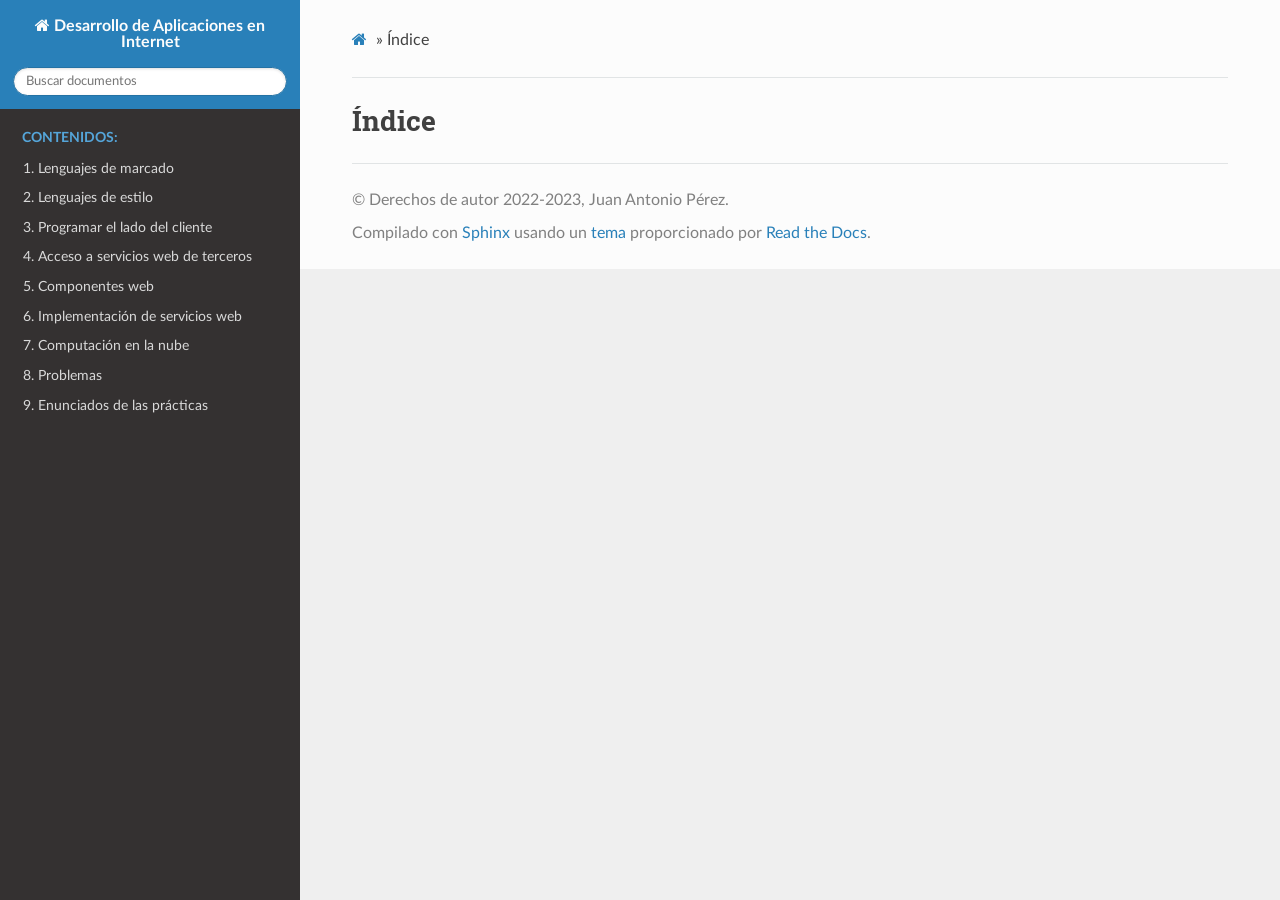
<file: genindex.html>
<!DOCTYPE html>
<html class="writer-html5" lang="es" >
<head>
  <meta charset="utf-8" />
  <meta name="viewport" content="width=device-width, initial-scale=1.0" />
  <title>Índice &mdash; documentación de Desarrollo de Aplicaciones en Internet - </title>
      <link rel="stylesheet" href="_static/pygments.css" type="text/css" />
      <link rel="stylesheet" href="_static/css/theme.css" type="text/css" />
      <link rel="stylesheet" href="_static/css/estilos.css" type="text/css" />
  <!--[if lt IE 9]>
    <script src="_static/js/html5shiv.min.js"></script>
  <![endif]-->
  
        <script data-url_root="./" id="documentation_options" src="_static/documentation_options.js"></script>
        <script src="_static/jquery.js"></script>
        <script src="_static/underscore.js"></script>
        <script src="_static/_sphinx_javascript_frameworks_compat.js"></script>
        <script src="_static/doctools.js"></script>
        <script src="_static/translations.js"></script>
    <script src="_static/js/theme.js"></script>
    <link rel="index" title="Índice" href="#" />
    <link rel="search" title="Búsqueda" href="search.html" /> 
</head>

<body class="wy-body-for-nav"> 
  <div class="wy-grid-for-nav">
    <nav data-toggle="wy-nav-shift" class="wy-nav-side">
      <div class="wy-side-scroll">
        <div class="wy-side-nav-search" >
            <a href="index.html" class="icon icon-home"> Desarrollo de Aplicaciones en Internet
          </a>
<div role="search">
  <form id="rtd-search-form" class="wy-form" action="search.html" method="get">
    <input type="text" name="q" placeholder="Buscar documentos" />
    <input type="hidden" name="check_keywords" value="yes" />
    <input type="hidden" name="area" value="default" />
  </form>
</div>
        </div><div class="wy-menu wy-menu-vertical" data-spy="affix" role="navigation" aria-label="Navigation menu">
              <p class="caption" role="heading"><span class="caption-text">Contenidos:</span></p>
<ul>
<li class="toctree-l1"><a class="reference internal" href="marcado.html">1. Lenguajes de marcado</a></li>
<li class="toctree-l1"><a class="reference internal" href="estilo.html">2. Lenguajes de estilo</a></li>
<li class="toctree-l1"><a class="reference internal" href="cliente.html">3. Programar el lado del cliente</a></li>
<li class="toctree-l1"><a class="reference internal" href="servicios.html">4. Acceso a servicios web de terceros</a></li>
<li class="toctree-l1"><a class="reference internal" href="componentes.html">5. Componentes web</a></li>
<li class="toctree-l1"><a class="reference internal" href="rest.html">6. Implementación de servicios web</a></li>
<li class="toctree-l1"><a class="reference internal" href="nube.html">7. Computación en la  nube</a></li>
<li class="toctree-l1"><a class="reference internal" href="problemas.html">8. Problemas</a></li>
<li class="toctree-l1"><a class="reference internal" href="practicas.html">9. Enunciados de las prácticas</a></li>
</ul>

        </div>
      </div>
    </nav>

    <section data-toggle="wy-nav-shift" class="wy-nav-content-wrap"><nav class="wy-nav-top" aria-label="Mobile navigation menu" >
          <i data-toggle="wy-nav-top" class="fa fa-bars"></i>
          <a href="index.html">Desarrollo de Aplicaciones en Internet</a>
      </nav>

      <div class="wy-nav-content">
        <div class="rst-content">
          <div role="navigation" aria-label="Page navigation">
  <ul class="wy-breadcrumbs">
      <li><a href="index.html" class="icon icon-home"></a> &raquo;</li>
      <li>Índice</li>
      <li class="wy-breadcrumbs-aside">
      </li>
  </ul>
  <hr/>
</div>
          <div role="main" class="document" itemscope="itemscope" itemtype="http://schema.org/Article">
           <div itemprop="articleBody">
             

<h1 id="index">Índice</h1>

<div class="genindex-jumpbox">
 
</div>


           </div>
          </div>
          <footer>

  <hr/>

  <div role="contentinfo">
    <p>&#169; Derechos de autor 2022-2023, Juan Antonio Pérez.</p>
  </div>

  Compilado con <a href="https://www.sphinx-doc.org/">Sphinx</a> usando un
    <a href="https://github.com/readthedocs/sphinx_rtd_theme">tema</a>
    proporcionado por <a href="https://readthedocs.org">Read the Docs</a>.
   

</footer>
        </div>
      </div>
    </section>
  </div>
  <script>
      jQuery(function () {
          SphinxRtdTheme.Navigation.enable(true);
      });
  </script> 

</body>
</html>
</file>
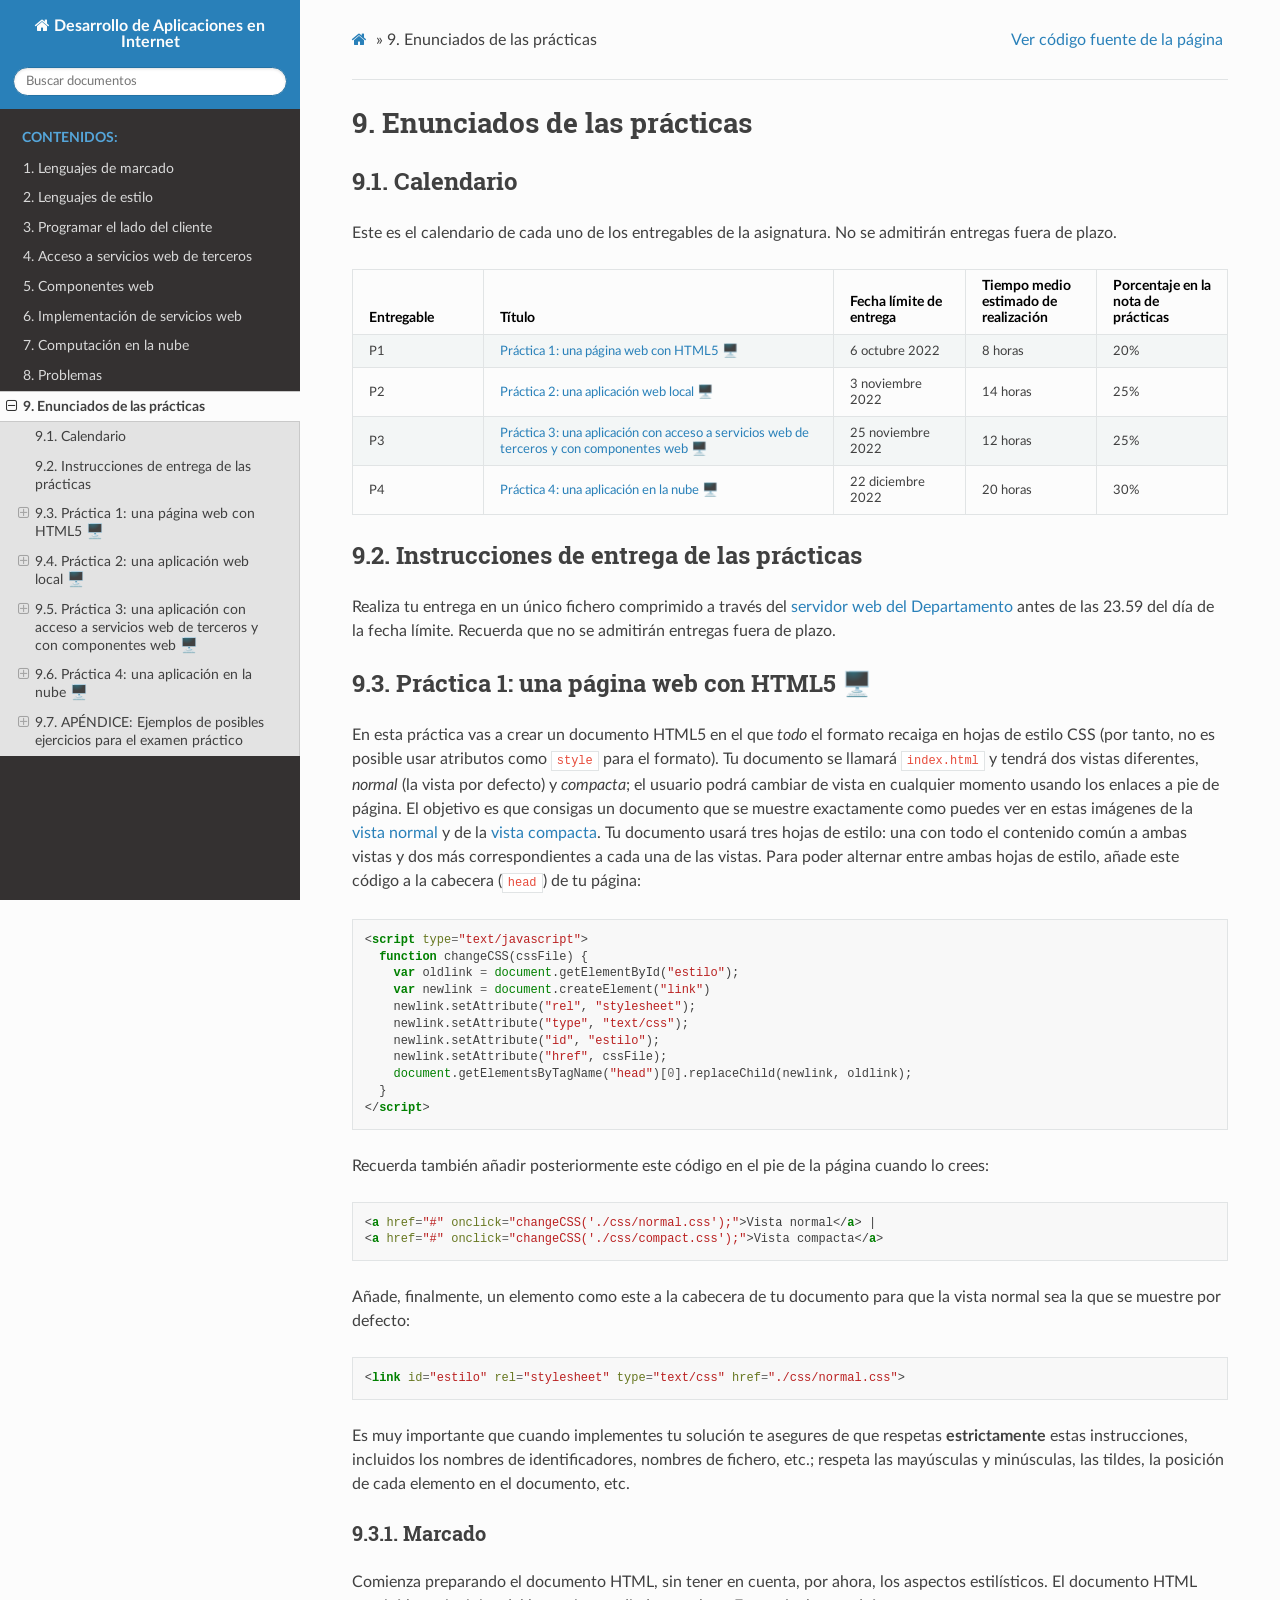
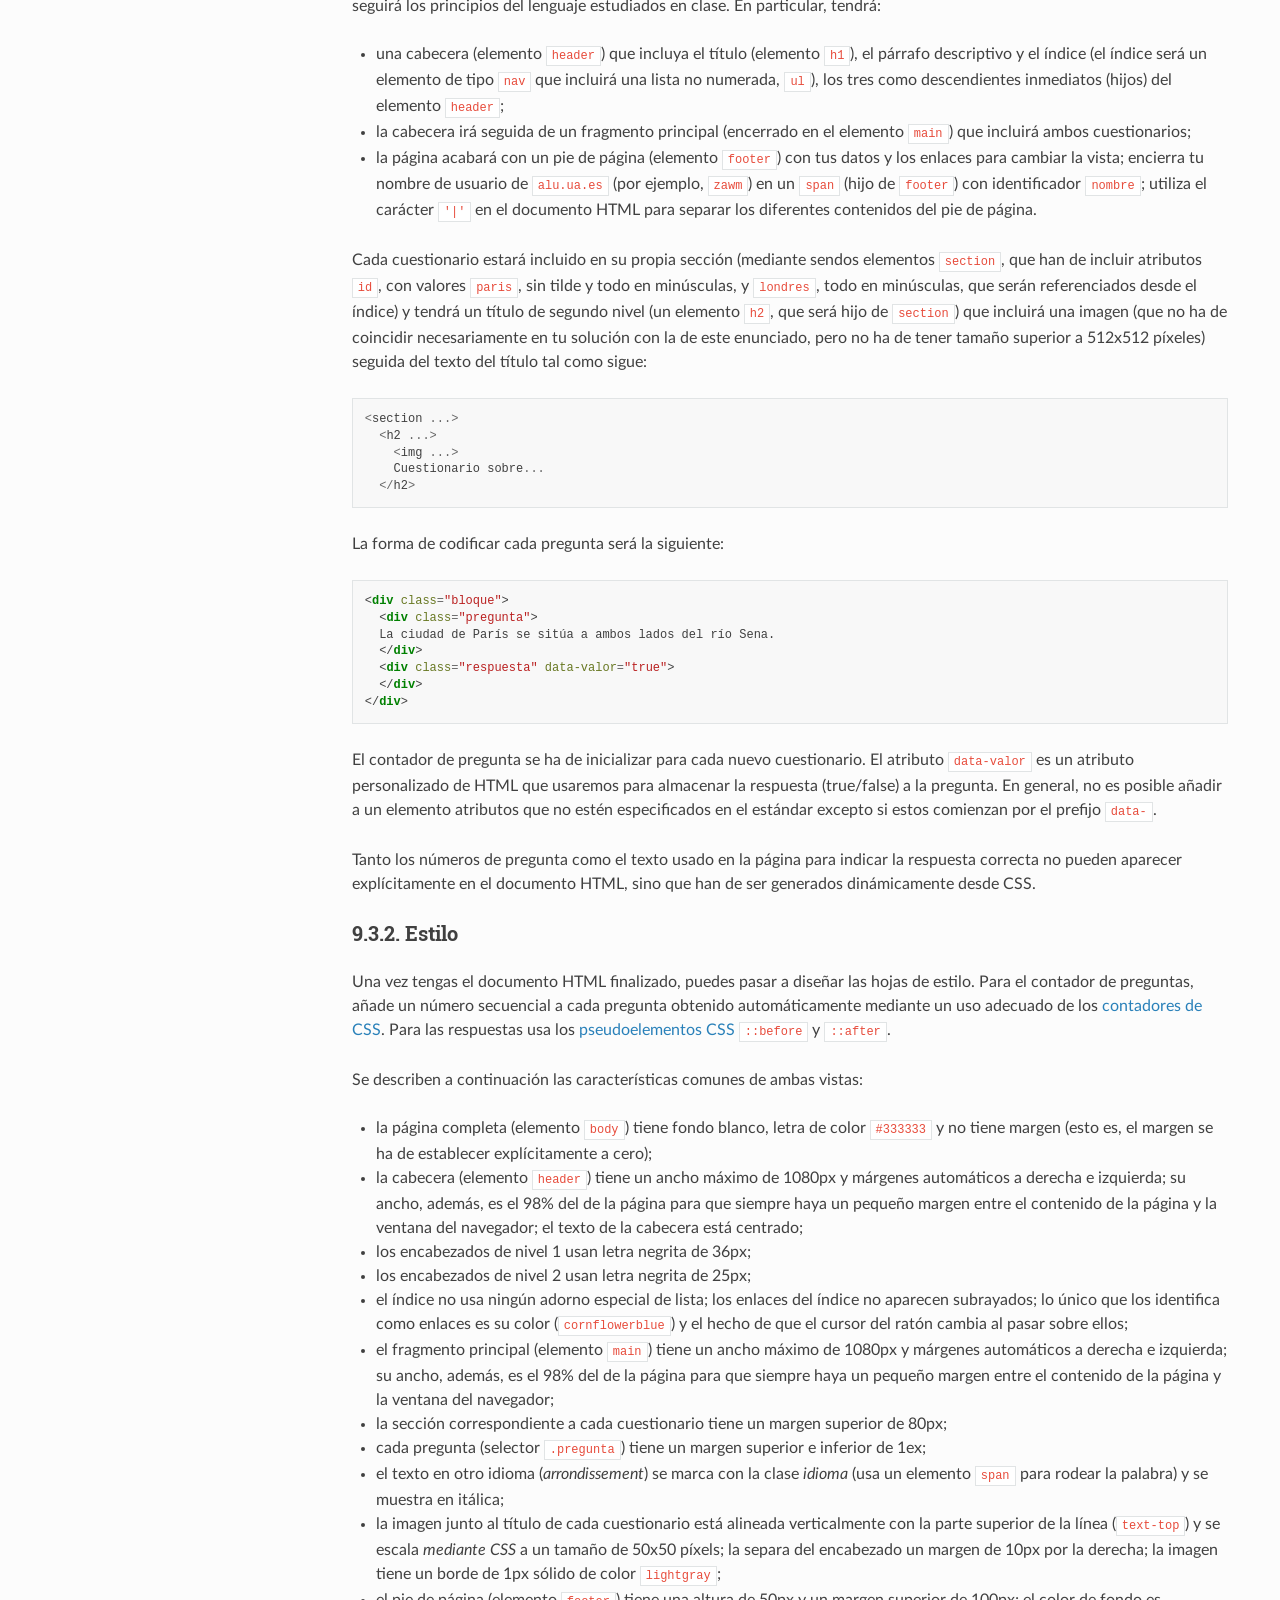
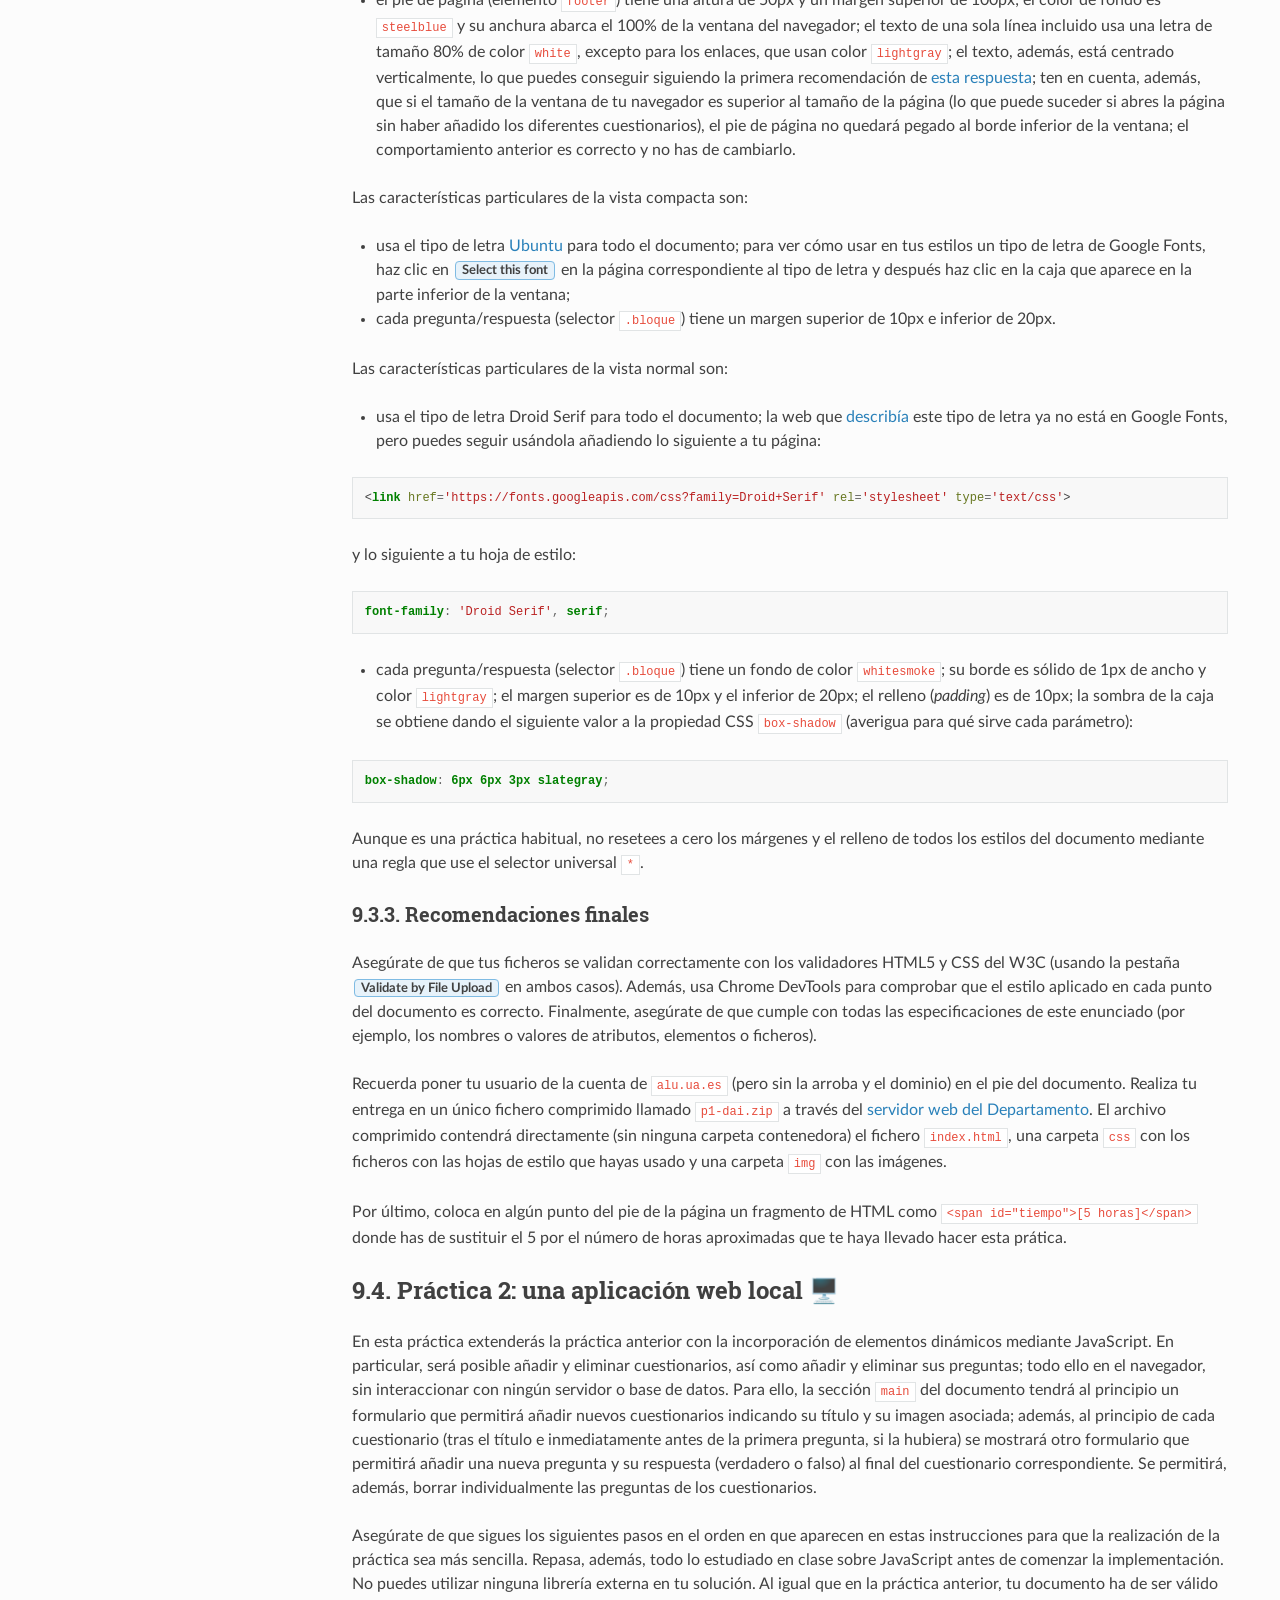
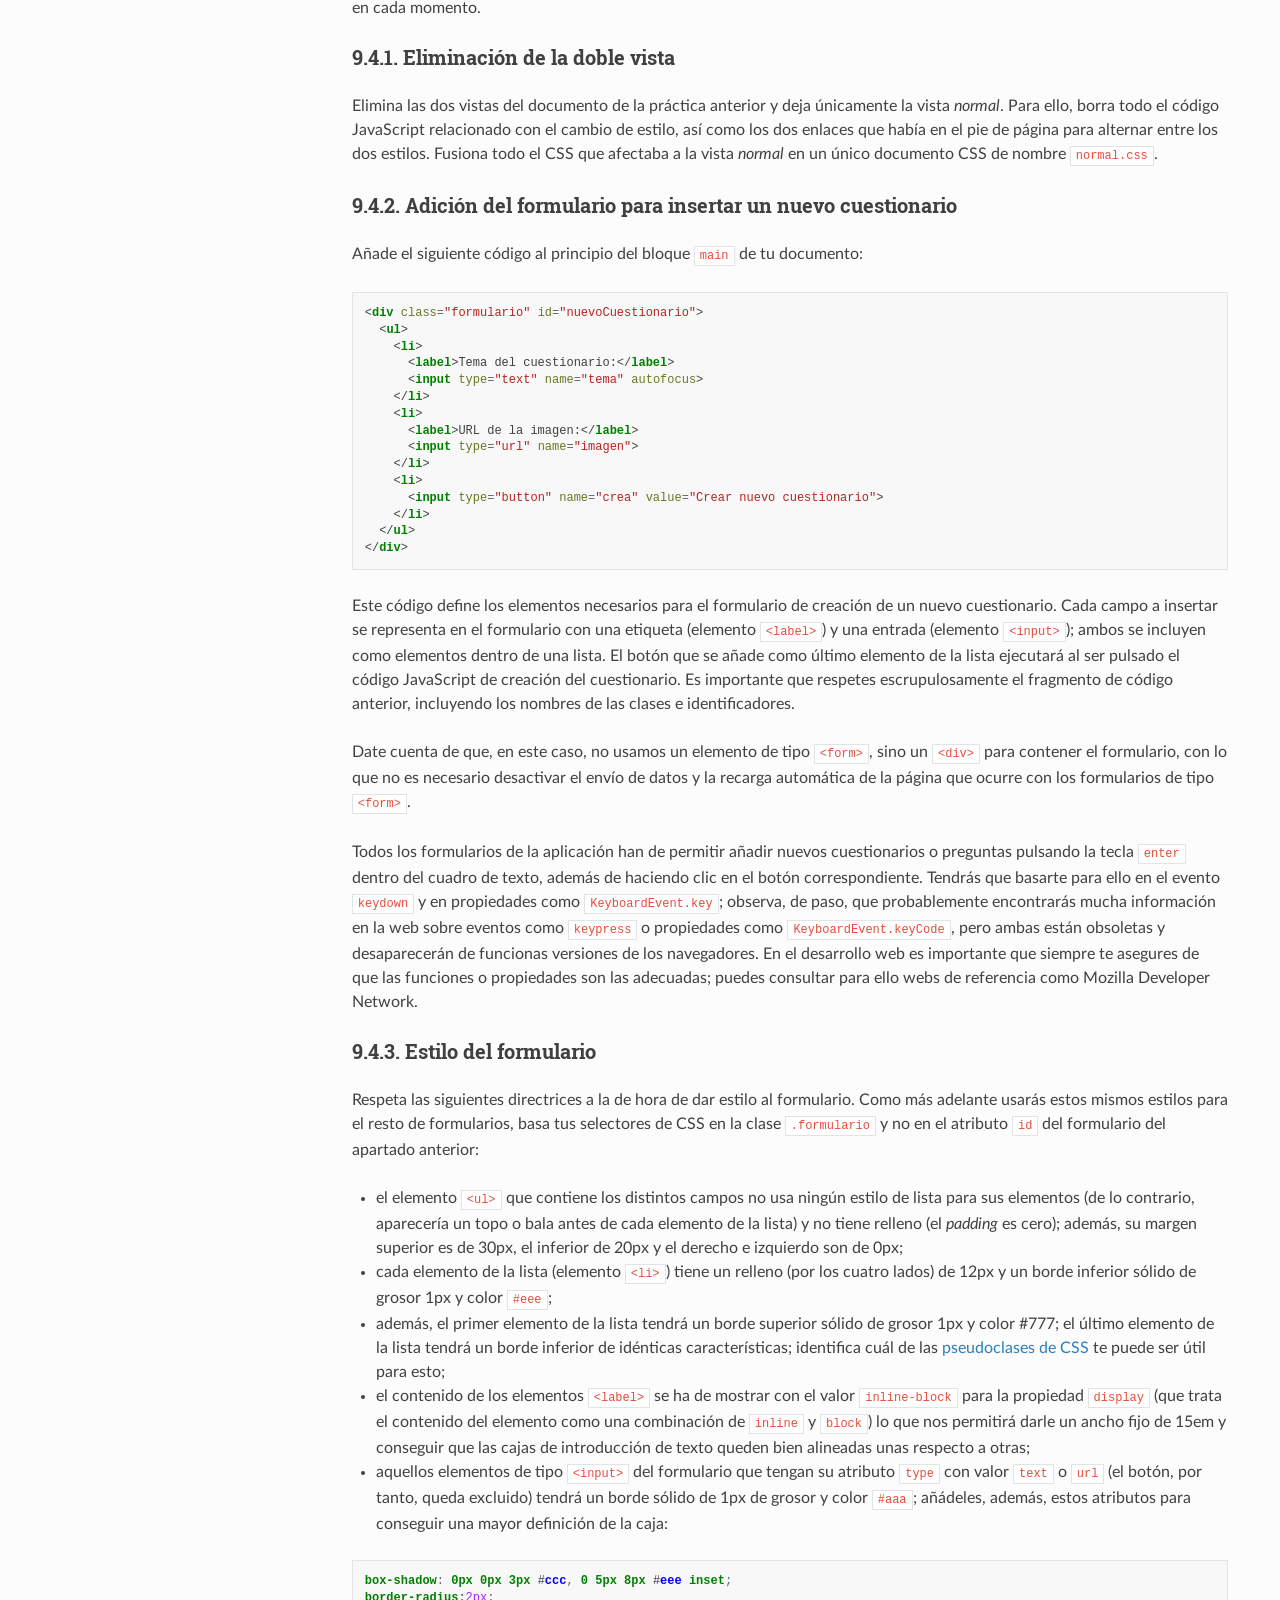
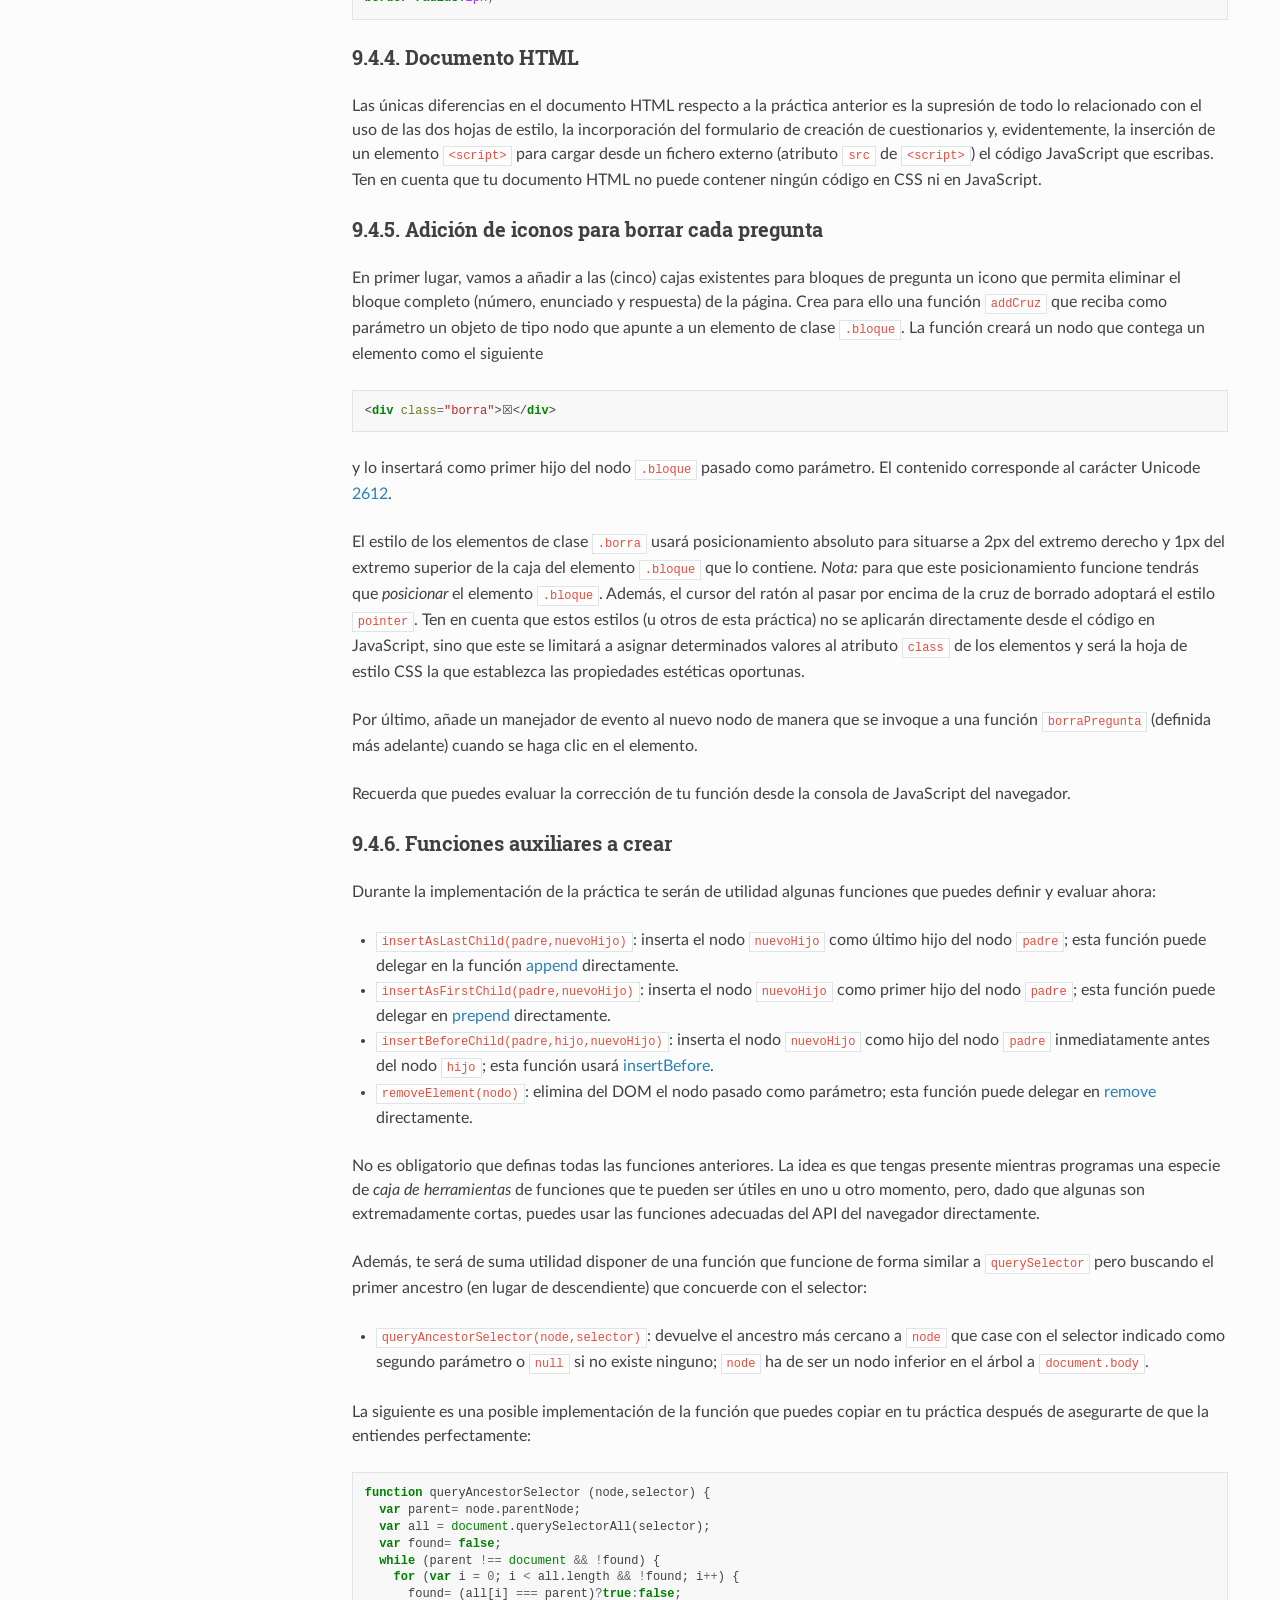
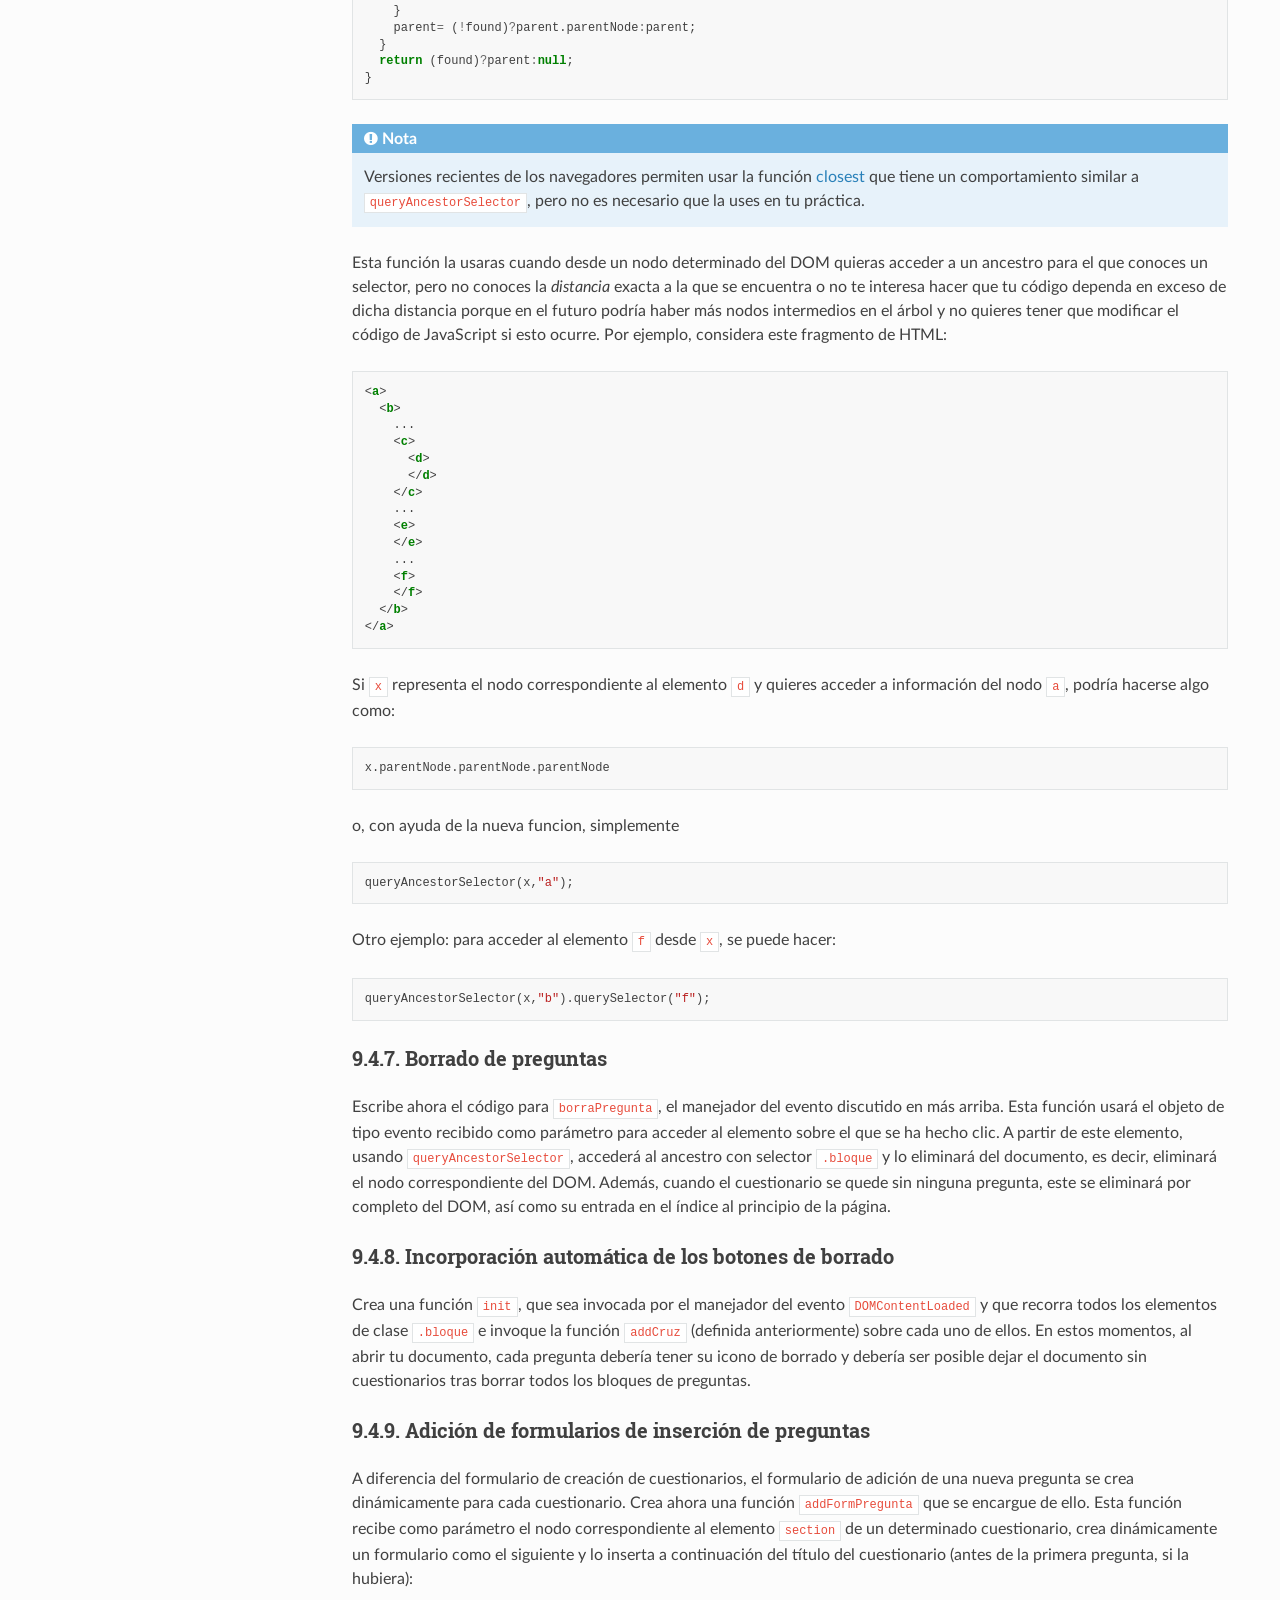
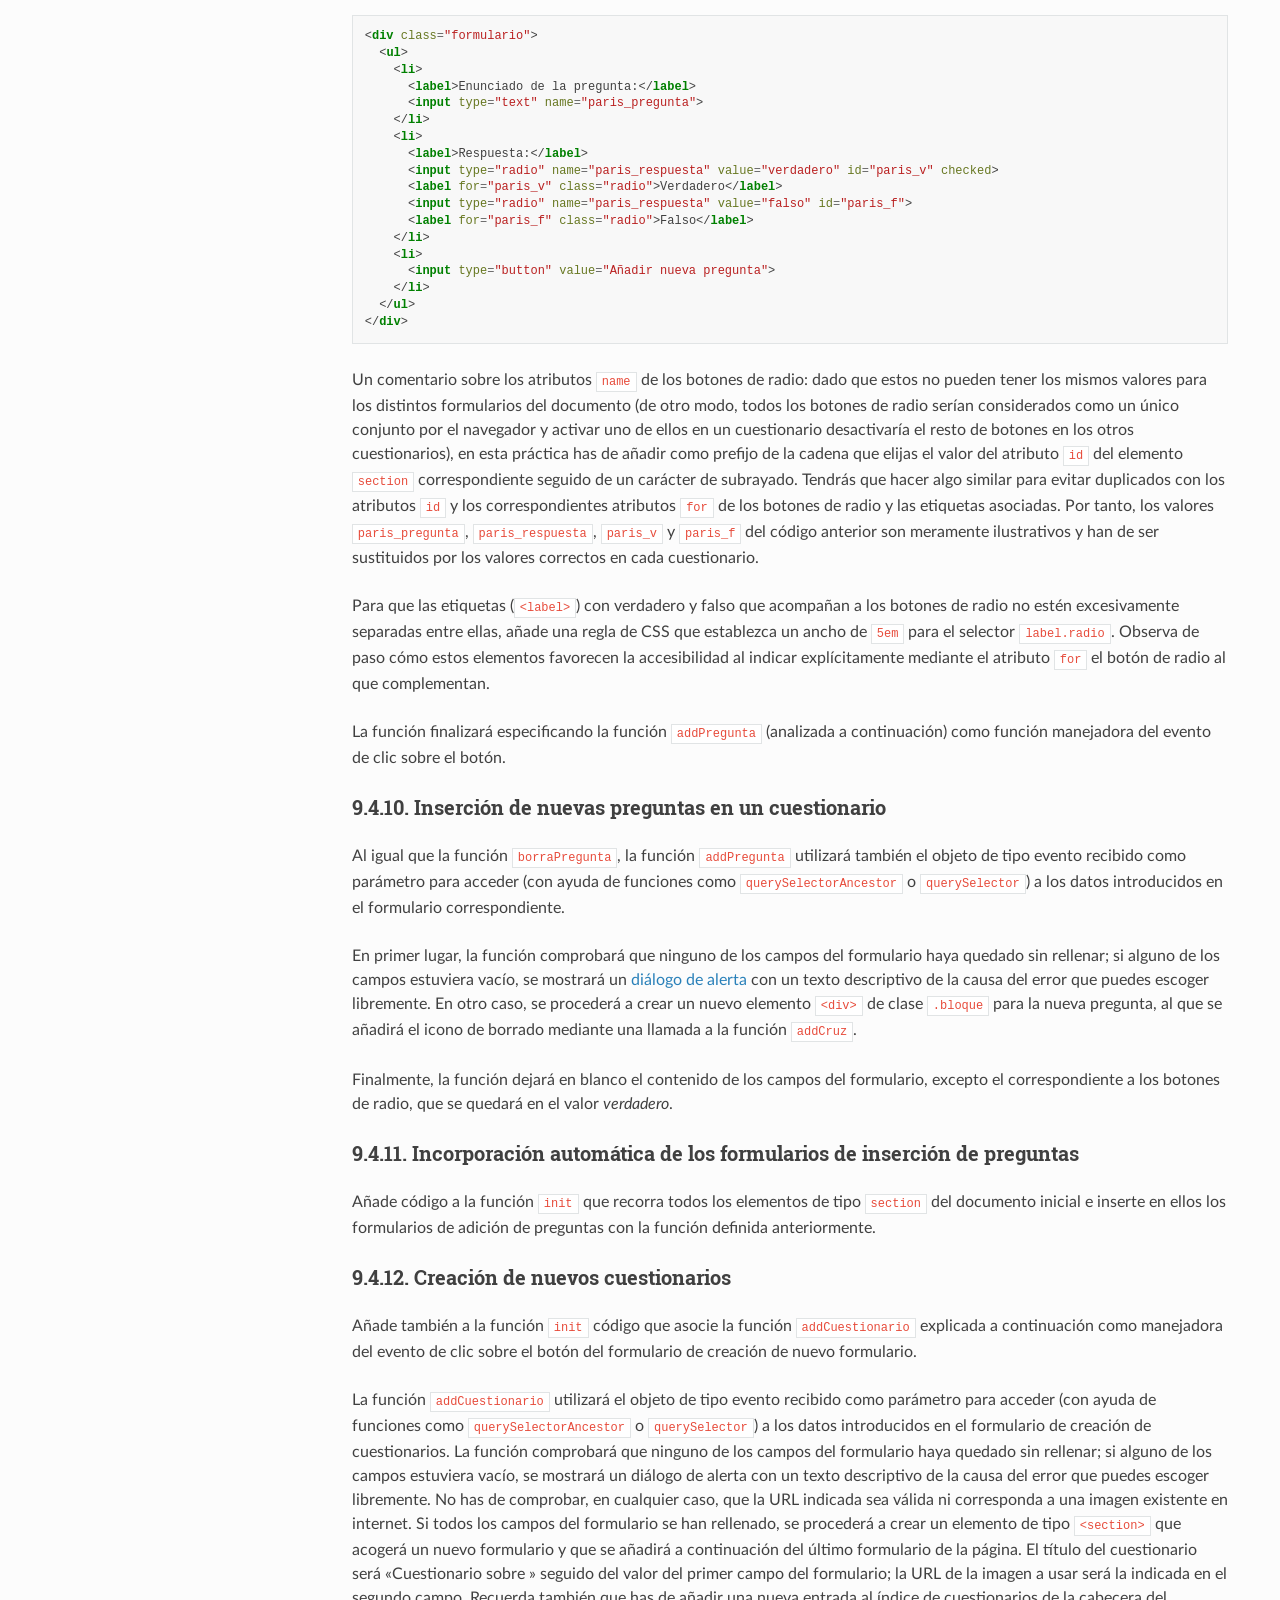
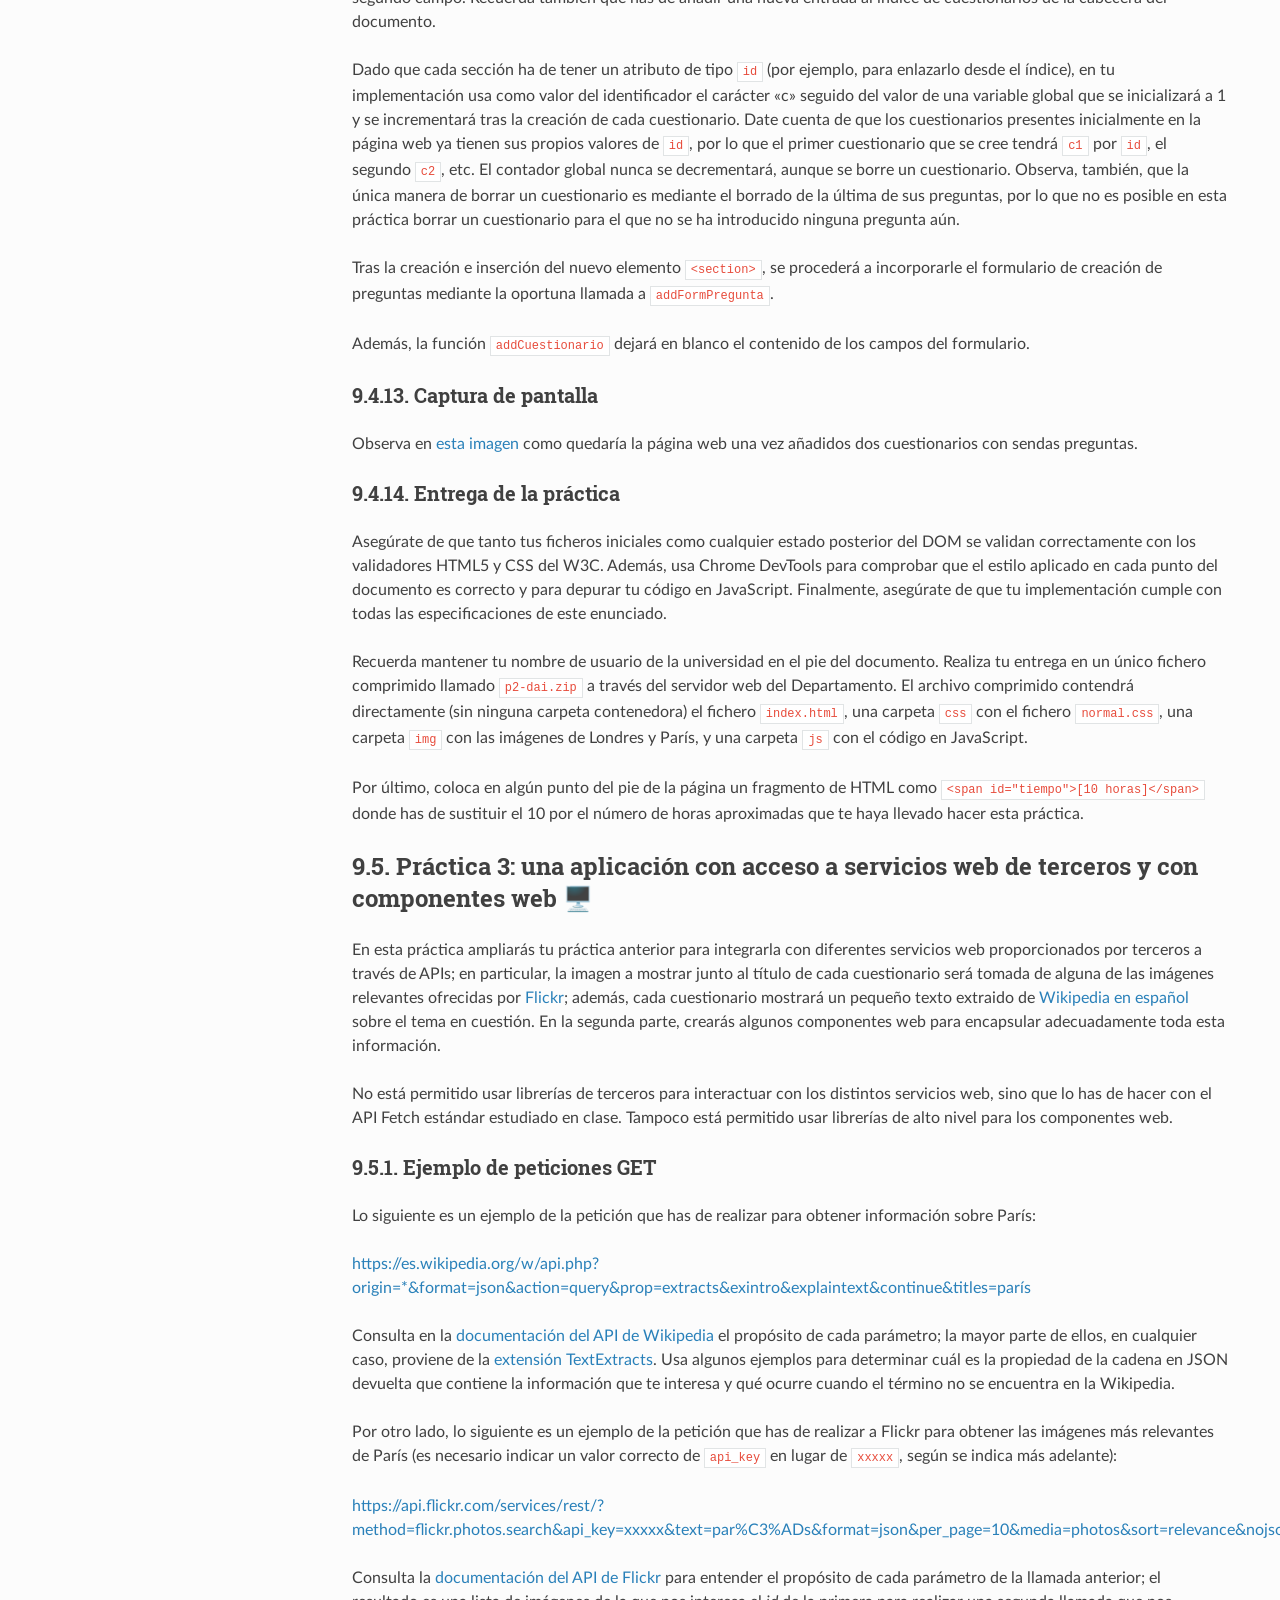
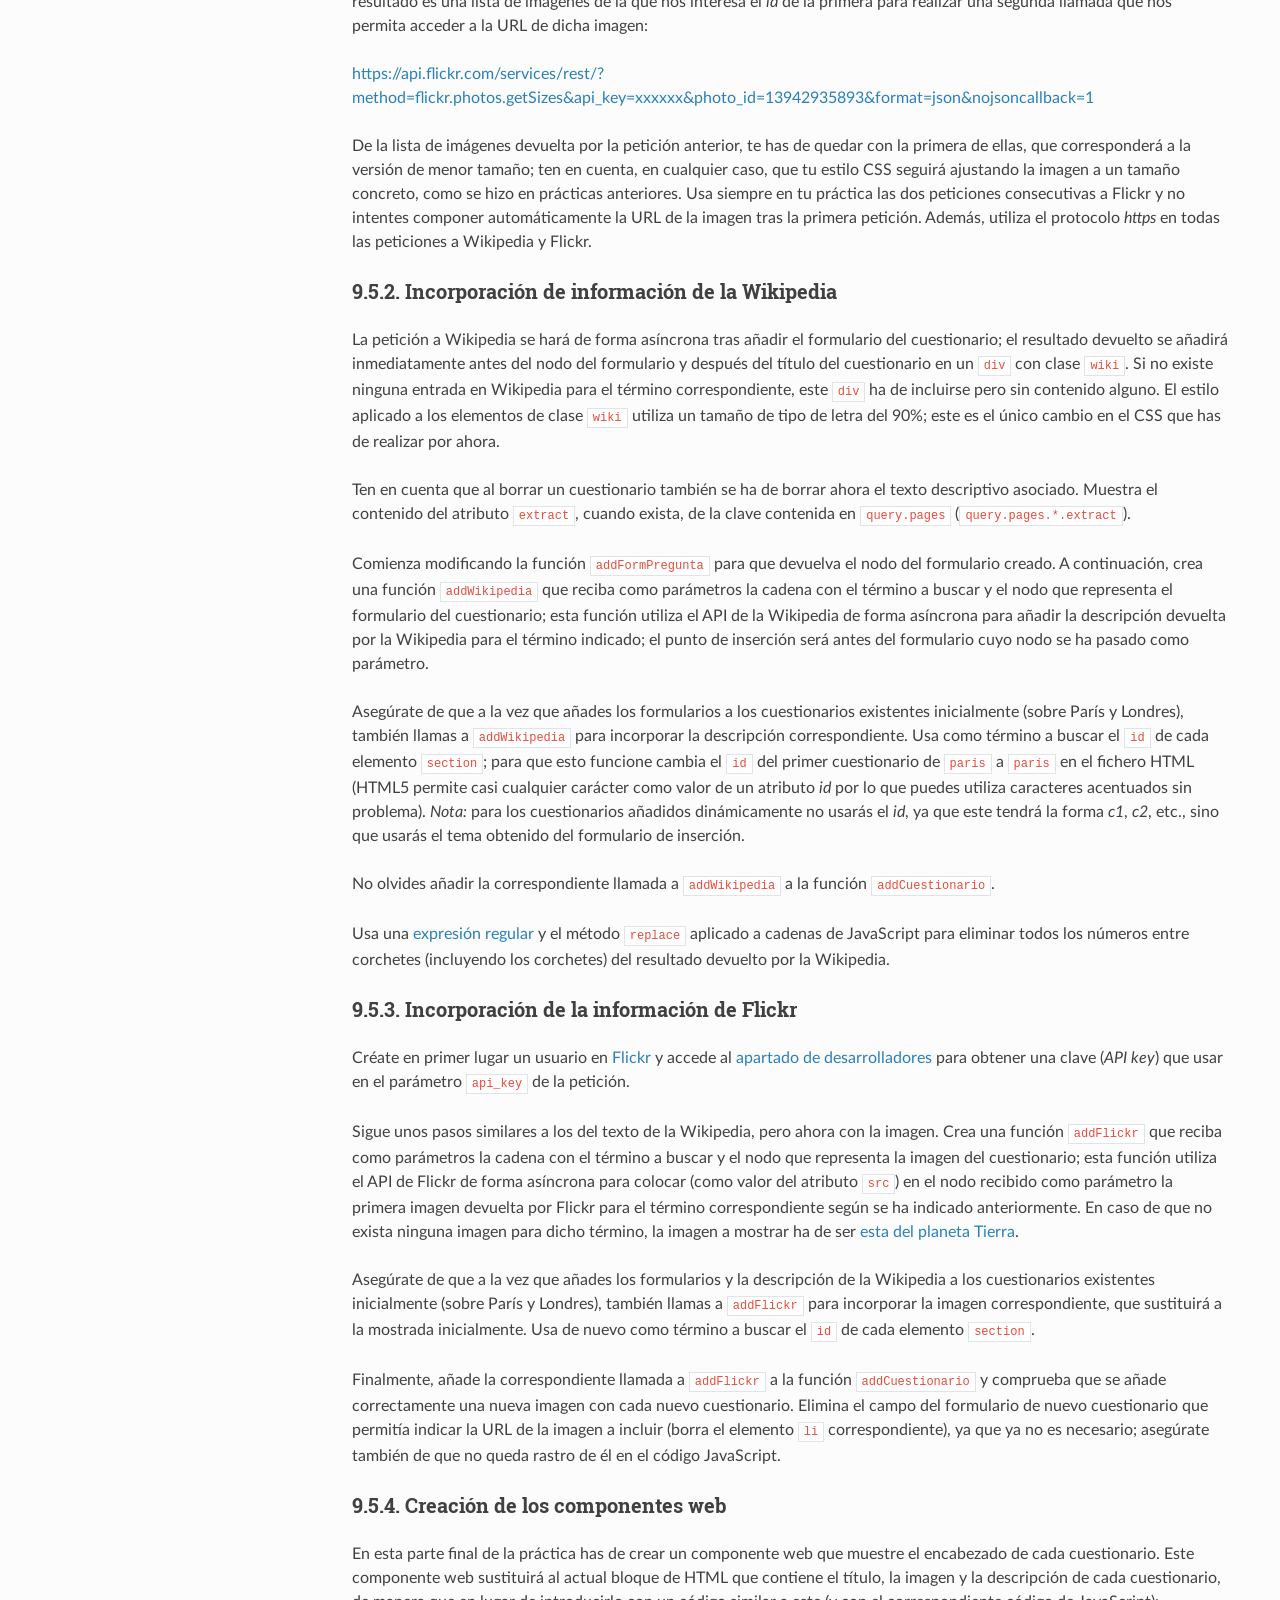
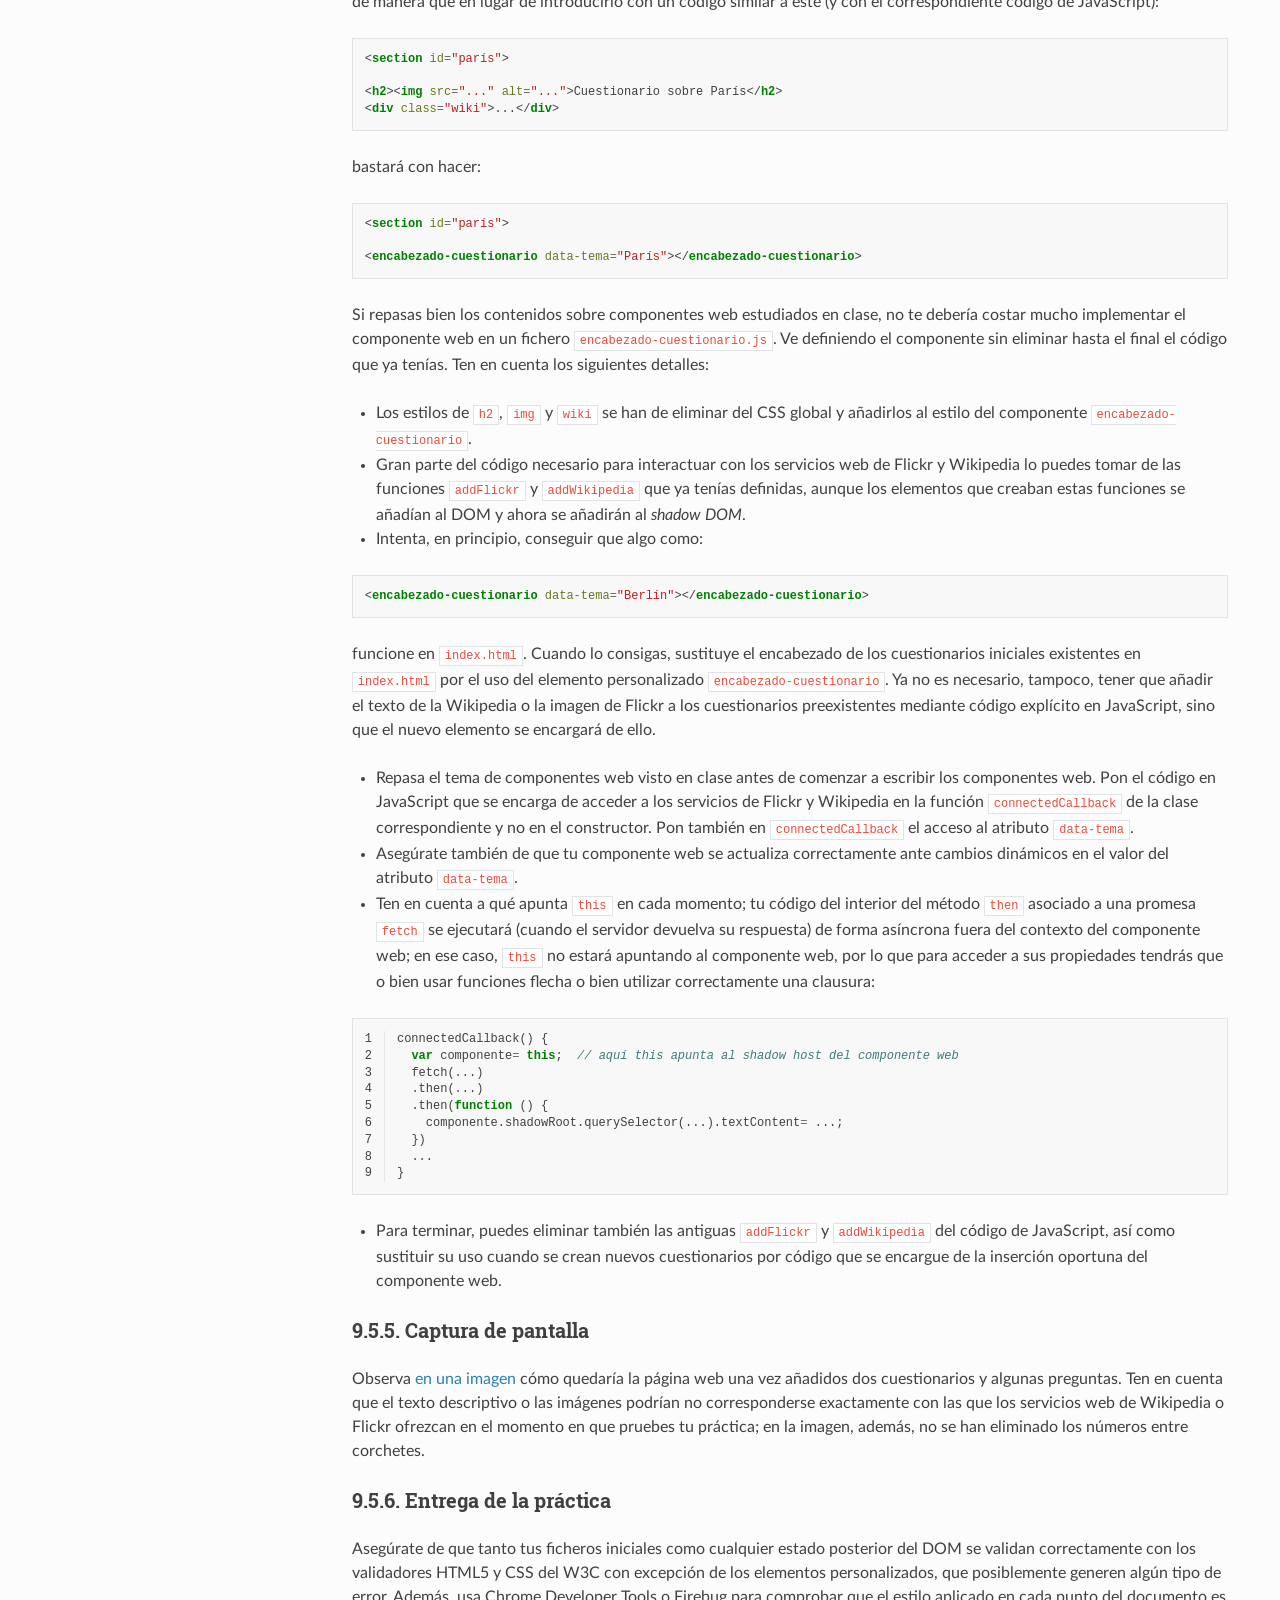
<file: practicas.html>
<!DOCTYPE html>
<html class="writer-html5" lang="es" >
<head>
  <meta charset="utf-8" /><meta name="generator" content="Docutils 0.17.1: http://docutils.sourceforge.net/" />

  <meta name="viewport" content="width=device-width, initial-scale=1.0" />
  <title>9. Enunciados de las prácticas &mdash; documentación de Desarrollo de Aplicaciones en Internet - </title>
      <link rel="stylesheet" href="_static/pygments.css" type="text/css" />
      <link rel="stylesheet" href="_static/css/theme.css" type="text/css" />
      <link rel="stylesheet" href="_static/css/estilos.css" type="text/css" />
  <!--[if lt IE 9]>
    <script src="_static/js/html5shiv.min.js"></script>
  <![endif]-->
  
        <script data-url_root="./" id="documentation_options" src="_static/documentation_options.js"></script>
        <script src="_static/jquery.js"></script>
        <script src="_static/underscore.js"></script>
        <script src="_static/_sphinx_javascript_frameworks_compat.js"></script>
        <script src="_static/doctools.js"></script>
        <script src="_static/translations.js"></script>
    <script src="_static/js/theme.js"></script>
    <link rel="index" title="Índice" href="genindex.html" />
    <link rel="search" title="Búsqueda" href="search.html" />
    <link rel="prev" title="8. Problemas" href="problemas.html" /> 
</head>

<body class="wy-body-for-nav"> 
  <div class="wy-grid-for-nav">
    <nav data-toggle="wy-nav-shift" class="wy-nav-side">
      <div class="wy-side-scroll">
        <div class="wy-side-nav-search" >
            <a href="index.html" class="icon icon-home"> Desarrollo de Aplicaciones en Internet
          </a>
<div role="search">
  <form id="rtd-search-form" class="wy-form" action="search.html" method="get">
    <input type="text" name="q" placeholder="Buscar documentos" />
    <input type="hidden" name="check_keywords" value="yes" />
    <input type="hidden" name="area" value="default" />
  </form>
</div>
        </div><div class="wy-menu wy-menu-vertical" data-spy="affix" role="navigation" aria-label="Navigation menu">
              <p class="caption" role="heading"><span class="caption-text">Contenidos:</span></p>
<ul class="current">
<li class="toctree-l1"><a class="reference internal" href="marcado.html">1. Lenguajes de marcado</a></li>
<li class="toctree-l1"><a class="reference internal" href="estilo.html">2. Lenguajes de estilo</a></li>
<li class="toctree-l1"><a class="reference internal" href="cliente.html">3. Programar el lado del cliente</a></li>
<li class="toctree-l1"><a class="reference internal" href="servicios.html">4. Acceso a servicios web de terceros</a></li>
<li class="toctree-l1"><a class="reference internal" href="componentes.html">5. Componentes web</a></li>
<li class="toctree-l1"><a class="reference internal" href="rest.html">6. Implementación de servicios web</a></li>
<li class="toctree-l1"><a class="reference internal" href="nube.html">7. Computación en la  nube</a></li>
<li class="toctree-l1"><a class="reference internal" href="problemas.html">8. Problemas</a></li>
<li class="toctree-l1 current"><a class="current reference internal" href="#">9. Enunciados de las prácticas</a><ul>
<li class="toctree-l2"><a class="reference internal" href="#calendario">9.1. Calendario</a></li>
<li class="toctree-l2"><a class="reference internal" href="#instrucciones-de-entrega-de-las-practicas">9.2. Instrucciones de entrega de las prácticas</a></li>
<li class="toctree-l2"><a class="reference internal" href="#practica-1-una-pagina-web-con-html5">9.3. Práctica 1: una página web con HTML5 🖥️</a><ul>
<li class="toctree-l3"><a class="reference internal" href="#marcado">9.3.1. Marcado</a></li>
<li class="toctree-l3"><a class="reference internal" href="#estilo">9.3.2. Estilo</a></li>
<li class="toctree-l3"><a class="reference internal" href="#recomendaciones-finales">9.3.3. Recomendaciones finales</a></li>
</ul>
</li>
<li class="toctree-l2"><a class="reference internal" href="#practica-2-una-aplicacion-web-local">9.4. Práctica 2: una aplicación web local 🖥️</a><ul>
<li class="toctree-l3"><a class="reference internal" href="#eliminacion-de-la-doble-vista">9.4.1. Eliminación de la doble vista</a></li>
<li class="toctree-l3"><a class="reference internal" href="#adicion-del-formulario-para-insertar-un-nuevo-cuestionario">9.4.2. Adición del formulario para insertar un nuevo cuestionario</a></li>
<li class="toctree-l3"><a class="reference internal" href="#estilo-del-formulario">9.4.3. Estilo del formulario</a></li>
<li class="toctree-l3"><a class="reference internal" href="#documento-html">9.4.4. Documento HTML</a></li>
<li class="toctree-l3"><a class="reference internal" href="#adicion-de-iconos-para-borrar-cada-pregunta">9.4.5. Adición de iconos para borrar cada pregunta</a></li>
<li class="toctree-l3"><a class="reference internal" href="#funciones-auxiliares-a-crear">9.4.6. Funciones auxiliares a crear</a></li>
<li class="toctree-l3"><a class="reference internal" href="#borrado-de-preguntas">9.4.7. Borrado de preguntas</a></li>
<li class="toctree-l3"><a class="reference internal" href="#incorporacion-automatica-de-los-botones-de-borrado">9.4.8. Incorporación automática de los botones de borrado</a></li>
<li class="toctree-l3"><a class="reference internal" href="#adicion-de-formularios-de-insercion-de-preguntas">9.4.9. Adición de formularios de inserción de preguntas</a></li>
<li class="toctree-l3"><a class="reference internal" href="#insercion-de-nuevas-preguntas-en-un-cuestionario">9.4.10. Inserción de nuevas preguntas en un cuestionario</a></li>
<li class="toctree-l3"><a class="reference internal" href="#incorporacion-automatica-de-los-formularios-de-insercion-de-preguntas">9.4.11. Incorporación automática de los formularios de inserción de preguntas</a></li>
<li class="toctree-l3"><a class="reference internal" href="#creacion-de-nuevos-cuestionarios">9.4.12. Creación de nuevos cuestionarios</a></li>
<li class="toctree-l3"><a class="reference internal" href="#captura-de-pantalla">9.4.13. Captura de pantalla</a></li>
<li class="toctree-l3"><a class="reference internal" href="#entrega-de-la-practica">9.4.14. Entrega de la práctica</a></li>
</ul>
</li>
<li class="toctree-l2"><a class="reference internal" href="#practica-3-una-aplicacion-con-acceso-a-servicios-web-de-terceros-y-con-componentes-web">9.5. Práctica 3: una aplicación con acceso a servicios web de terceros y con componentes web 🖥️</a><ul>
<li class="toctree-l3"><a class="reference internal" href="#ejemplo-de-peticiones-get">9.5.1. Ejemplo de peticiones GET</a></li>
<li class="toctree-l3"><a class="reference internal" href="#incorporacion-de-informacion-de-la-wikipedia">9.5.2. Incorporación de información de la Wikipedia</a></li>
<li class="toctree-l3"><a class="reference internal" href="#incorporacion-de-la-informacion-de-flickr">9.5.3. Incorporación de la información de Flickr</a></li>
<li class="toctree-l3"><a class="reference internal" href="#creacion-de-los-componentes-web">9.5.4. Creación de los componentes web</a></li>
<li class="toctree-l3"><a class="reference internal" href="#id3">9.5.5. Captura de pantalla</a></li>
<li class="toctree-l3"><a class="reference internal" href="#id4">9.5.6. Entrega de la práctica</a></li>
</ul>
</li>
<li class="toctree-l2"><a class="reference internal" href="#practica-4-una-aplicacion-en-la-nube">9.6. Práctica 4: una aplicación en la nube 🖥️</a><ul>
<li class="toctree-l3"><a class="reference internal" href="#comprobacion-de-la-aplicacion-del-carrito">9.6.1. Comprobación de la aplicación del carrito</a></li>
<li class="toctree-l3"><a class="reference internal" href="#incorporacion-e-implantacion-de-la-aplicacion-de-la-practica-anterior">9.6.2. Incorporación e implantación de la aplicación de la práctica anterior</a></li>
<li class="toctree-l3"><a class="reference internal" href="#caracteristicas-comunes-de-los-servicios-web-a-implementar">9.6.3. Características comunes de los servicios web a implementar</a></li>
<li class="toctree-l3"><a class="reference internal" href="#almacenamiento-de-los-cuestionarios">9.6.4. Almacenamiento de los cuestionarios</a></li>
<li class="toctree-l3"><a class="reference internal" href="#representacion-de-los-datos-en-la-base-de-datos">9.6.5. Representación de los datos en la base de datos</a></li>
<li class="toctree-l3"><a class="reference internal" href="#gestion-de-los-temas-de-los-cuestionarios">9.6.6. Gestión de los temas de los cuestionarios</a></li>
<li class="toctree-l3"><a class="reference internal" href="#gestion-de-las-preguntas-de-los-cuestionarios">9.6.7. Gestión de las preguntas de los cuestionarios</a></li>
<li class="toctree-l3"><a class="reference internal" href="#autenticacion-de-usuarios">9.6.8. Autenticación de usuarios</a></li>
<li class="toctree-l3"><a class="reference internal" href="#id5">9.6.9. Entrega de la práctica</a></li>
</ul>
</li>
<li class="toctree-l2"><a class="reference internal" href="#apendice-ejemplos-de-posibles-ejercicios-para-el-examen-practico">9.7. APÉNDICE: Ejemplos de posibles ejercicios para el examen práctico</a><ul>
<li class="toctree-l3"><a class="reference internal" href="#colapsar-los-enunciados-de-las-preguntas">9.7.1. Colapsar los enunciados de las preguntas</a></li>
<li class="toctree-l3"><a class="reference internal" href="#destacar-algunas-preguntas-de-un-cuestionario">9.7.2. Destacar algunas preguntas de un cuestionario</a></li>
</ul>
</li>
</ul>
</li>
</ul>

        </div>
      </div>
    </nav>

    <section data-toggle="wy-nav-shift" class="wy-nav-content-wrap"><nav class="wy-nav-top" aria-label="Mobile navigation menu" >
          <i data-toggle="wy-nav-top" class="fa fa-bars"></i>
          <a href="index.html">Desarrollo de Aplicaciones en Internet</a>
      </nav>

      <div class="wy-nav-content">
        <div class="rst-content">
          <div role="navigation" aria-label="Page navigation">
  <ul class="wy-breadcrumbs">
      <li><a href="index.html" class="icon icon-home"></a> &raquo;</li>
      <li><span class="section-number">9. </span>Enunciados de las prácticas</li>
      <li class="wy-breadcrumbs-aside">
            <a href="_sources/practicas.rst.txt" rel="nofollow"> Ver código fuente de la página</a>
      </li>
  </ul>
  <hr/>
</div>
          <div role="main" class="document" itemscope="itemscope" itemtype="http://schema.org/Article">
           <div itemprop="articleBody">
             
  <section id="enunciados-de-las-practicas">
<h1><span class="section-number">9. </span>Enunciados de las prácticas<a class="headerlink" href="#enunciados-de-las-practicas" title="Enlace permanente a este encabezado"></a></h1>
<section id="calendario">
<h2><span class="section-number">9.1. </span>Calendario<a class="headerlink" href="#calendario" title="Enlace permanente a este encabezado"></a></h2>
<p>Este es el calendario de cada uno de los entregables de la asignatura. No se admitirán entregas fuera de plazo.</p>
<table class="colwidths-given tablita docutils align-default">
<colgroup>
<col style="width: 15%" />
<col style="width: 40%" />
<col style="width: 15%" />
<col style="width: 15%" />
<col style="width: 15%" />
</colgroup>
<thead>
<tr class="row-odd"><th class="head"><p>Entregable</p></th>
<th class="head"><p>Título</p></th>
<th class="head"><p>Fecha límite de entrega</p></th>
<th class="head"><p>Tiempo medio estimado de realización</p></th>
<th class="head"><p>Porcentaje en la nota de prácticas</p></th>
</tr>
</thead>
<tbody>
<tr class="row-even"><td><p>P1</p></td>
<td><p><a class="reference internal" href="#practica-1-una-pagina-web-con-html5">Práctica 1: una página web con HTML5 🖥️</a></p></td>
<td><p>6 octubre 2022</p></td>
<td><p>8 horas</p></td>
<td><p>20%</p></td>
</tr>
<tr class="row-odd"><td><p>P2</p></td>
<td><p><a class="reference internal" href="#practica-2-una-aplicacion-web-local">Práctica 2: una aplicación web local 🖥️</a></p></td>
<td><p>3 noviembre 2022</p></td>
<td><p>14 horas</p></td>
<td><p>25%</p></td>
</tr>
<tr class="row-even"><td><p>P3</p></td>
<td><p><a class="reference internal" href="#practica-3-una-aplicacion-con-acceso-a-servicios-web-de-terceros-y-con-componentes-web">Práctica 3: una aplicación con acceso a servicios web de terceros y con componentes web 🖥️</a></p></td>
<td><p>25 noviembre 2022</p></td>
<td><p>12 horas</p></td>
<td><p>25%</p></td>
</tr>
<tr class="row-odd"><td><p>P4</p></td>
<td><p><a class="reference internal" href="#practica-4-una-aplicacion-en-la-nube">Práctica 4: una aplicación en la nube 🖥️</a></p></td>
<td><p>22 diciembre 2022</p></td>
<td><p>20 horas</p></td>
<td><p>30%</p></td>
</tr>
</tbody>
</table>
</section>
<section id="instrucciones-de-entrega-de-las-practicas">
<h2><span class="section-number">9.2. </span>Instrucciones de entrega de las prácticas<a class="headerlink" href="#instrucciones-de-entrega-de-las-practicas" title="Enlace permanente a este encabezado"></a></h2>
<p>Realiza tu entrega en un único fichero comprimido a través del <a class="reference external" href="https://pracdlsi.dlsi.ua.es/index.cgi?id=val">servidor web del Departamento</a> antes de las 23.59 del día de la fecha límite. Recuerda que no se admitirán entregas fuera de plazo.</p>
</section>
<section id="practica-1-una-pagina-web-con-html5">
<h2><span class="section-number">9.3. </span>Práctica 1: una página web con HTML5 🖥️<a class="headerlink" href="#practica-1-una-pagina-web-con-html5" title="Enlace permanente a este encabezado"></a></h2>
<p>En esta práctica vas a crear un documento HTML5 en el que <em>todo</em> el formato recaiga en hojas de estilo CSS (por tanto, no es posible usar atributos como <code class="docutils literal notranslate"><span class="pre">style</span></code> para el formato). Tu documento se llamará <code class="docutils literal notranslate"><span class="pre">index.html</span></code> y tendrá dos vistas diferentes, <em>normal</em> (la vista por defecto) y <em>compacta</em>; el usuario podrá cambiar de vista en cualquier momento usando los enlaces a pie de página. El objetivo es que consigas un documento que se muestre exactamente como puedes ver en estas imágenes de la <a class="reference external" href="_static/img/p1-vista-normal.png">vista normal</a> y de la <a class="reference external" href="_static/img/p1-vista-compacta.png">vista compacta</a>. Tu documento usará tres hojas de estilo: una con todo el contenido común a ambas vistas y dos más correspondientes a cada una de las vistas. Para poder alternar entre ambas hojas de estilo, añade este código a la cabecera (<code class="docutils literal notranslate"><span class="pre">head</span></code>) de tu página:</p>
<div class="highlight-html notranslate"><div class="highlight"><pre><span></span><span class="p">&lt;</span><span class="nt">script</span> <span class="na">type</span><span class="o">=</span><span class="s">&quot;text/javascript&quot;</span><span class="p">&gt;</span><span class="w"></span>
<span class="w">  </span><span class="kd">function</span><span class="w"> </span><span class="nx">changeCSS</span><span class="p">(</span><span class="nx">cssFile</span><span class="p">)</span><span class="w"> </span><span class="p">{</span><span class="w"></span>
<span class="w">    </span><span class="kd">var</span><span class="w"> </span><span class="nx">oldlink</span><span class="w"> </span><span class="o">=</span><span class="w"> </span><span class="nb">document</span><span class="p">.</span><span class="nx">getElementById</span><span class="p">(</span><span class="s2">&quot;estilo&quot;</span><span class="p">);</span><span class="w"></span>
<span class="w">    </span><span class="kd">var</span><span class="w"> </span><span class="nx">newlink</span><span class="w"> </span><span class="o">=</span><span class="w"> </span><span class="nb">document</span><span class="p">.</span><span class="nx">createElement</span><span class="p">(</span><span class="s2">&quot;link&quot;</span><span class="p">)</span><span class="w"></span>
<span class="w">    </span><span class="nx">newlink</span><span class="p">.</span><span class="nx">setAttribute</span><span class="p">(</span><span class="s2">&quot;rel&quot;</span><span class="p">,</span><span class="w"> </span><span class="s2">&quot;stylesheet&quot;</span><span class="p">);</span><span class="w"></span>
<span class="w">    </span><span class="nx">newlink</span><span class="p">.</span><span class="nx">setAttribute</span><span class="p">(</span><span class="s2">&quot;type&quot;</span><span class="p">,</span><span class="w"> </span><span class="s2">&quot;text/css&quot;</span><span class="p">);</span><span class="w"></span>
<span class="w">    </span><span class="nx">newlink</span><span class="p">.</span><span class="nx">setAttribute</span><span class="p">(</span><span class="s2">&quot;id&quot;</span><span class="p">,</span><span class="w"> </span><span class="s2">&quot;estilo&quot;</span><span class="p">);</span><span class="w"></span>
<span class="w">    </span><span class="nx">newlink</span><span class="p">.</span><span class="nx">setAttribute</span><span class="p">(</span><span class="s2">&quot;href&quot;</span><span class="p">,</span><span class="w"> </span><span class="nx">cssFile</span><span class="p">);</span><span class="w"></span>
<span class="w">    </span><span class="nb">document</span><span class="p">.</span><span class="nx">getElementsByTagName</span><span class="p">(</span><span class="s2">&quot;head&quot;</span><span class="p">)[</span><span class="mf">0</span><span class="p">].</span><span class="nx">replaceChild</span><span class="p">(</span><span class="nx">newlink</span><span class="p">,</span><span class="w"> </span><span class="nx">oldlink</span><span class="p">);</span><span class="w"></span>
<span class="w">  </span><span class="p">}</span><span class="w"></span>
<span class="p">&lt;/</span><span class="nt">script</span><span class="p">&gt;</span>
</pre></div>
</div>
<p>Recuerda también añadir posteriormente este código en el pie de la página cuando lo crees:</p>
<div class="highlight-html notranslate"><div class="highlight"><pre><span></span><span class="p">&lt;</span><span class="nt">a</span> <span class="na">href</span><span class="o">=</span><span class="s">&quot;#&quot;</span> <span class="na">onclick</span><span class="o">=</span><span class="s">&quot;changeCSS(&#39;./css/normal.css&#39;);&quot;</span><span class="p">&gt;</span>Vista normal<span class="p">&lt;/</span><span class="nt">a</span><span class="p">&gt;</span> |
<span class="p">&lt;</span><span class="nt">a</span> <span class="na">href</span><span class="o">=</span><span class="s">&quot;#&quot;</span> <span class="na">onclick</span><span class="o">=</span><span class="s">&quot;changeCSS(&#39;./css/compact.css&#39;);&quot;</span><span class="p">&gt;</span>Vista compacta<span class="p">&lt;/</span><span class="nt">a</span><span class="p">&gt;</span>
</pre></div>
</div>
<p>Añade, finalmente, un elemento como este a la cabecera de tu documento para que la vista normal sea la que se muestre por defecto:</p>
<div class="highlight-html notranslate"><div class="highlight"><pre><span></span><span class="p">&lt;</span><span class="nt">link</span> <span class="na">id</span><span class="o">=</span><span class="s">&quot;estilo&quot;</span> <span class="na">rel</span><span class="o">=</span><span class="s">&quot;stylesheet&quot;</span> <span class="na">type</span><span class="o">=</span><span class="s">&quot;text/css&quot;</span> <span class="na">href</span><span class="o">=</span><span class="s">&quot;./css/normal.css&quot;</span><span class="p">&gt;</span>
</pre></div>
</div>
<p>Es muy importante que cuando implementes tu solución te asegures de que respetas <strong>estrictamente</strong> estas instrucciones, incluidos los nombres de identificadores, nombres de fichero, etc.; respeta las mayúsculas y minúsculas, las tildes, la posición de cada elemento en el documento, etc.</p>
<section id="marcado">
<h3><span class="section-number">9.3.1. </span>Marcado<a class="headerlink" href="#marcado" title="Enlace permanente a este encabezado"></a></h3>
<p>Comienza preparando el documento HTML, sin tener en cuenta, por ahora, los aspectos estilísticos. El documento HTML seguirá los principios del lenguaje estudiados en clase. En particular, tendrá:</p>
<ul class="simple">
<li><p>una cabecera (elemento <code class="docutils literal notranslate"><span class="pre">header</span></code>) que incluya el título (elemento <code class="docutils literal notranslate"><span class="pre">h1</span></code>), el párrafo descriptivo y el índice (el índice será un elemento de tipo <code class="docutils literal notranslate"><span class="pre">nav</span></code> que incluirá una lista no numerada, <code class="docutils literal notranslate"><span class="pre">ul</span></code>), los tres como descendientes inmediatos (hijos) del elemento <code class="docutils literal notranslate"><span class="pre">header</span></code>;</p></li>
<li><p>la cabecera irá seguida de un fragmento principal (encerrado en el elemento <code class="docutils literal notranslate"><span class="pre">main</span></code>) que incluirá ambos cuestionarios;</p></li>
<li><p>la página acabará con un pie de página (elemento <code class="docutils literal notranslate"><span class="pre">footer</span></code>) con tus datos y los enlaces para cambiar la vista; encierra tu nombre de usuario de <code class="docutils literal notranslate"><span class="pre">alu.ua.es</span></code> (por ejemplo, <code class="docutils literal notranslate"><span class="pre">zawm</span></code>) en un <code class="docutils literal notranslate"><span class="pre">span</span></code> (hijo de <code class="docutils literal notranslate"><span class="pre">footer</span></code>) con identificador <code class="docutils literal notranslate"><span class="pre">nombre</span></code>; utiliza el carácter <code class="docutils literal notranslate"><span class="pre">'|'</span></code> en el documento HTML para separar los diferentes contenidos del pie de página.</p></li>
</ul>
<p>Cada cuestionario estará incluido en su propia sección (mediante sendos elementos <code class="docutils literal notranslate"><span class="pre">section</span></code>, que han de incluir atributos <code class="docutils literal notranslate"><span class="pre">id</span></code>, con valores <code class="docutils literal notranslate"><span class="pre">paris</span></code>, sin tilde y todo en minúsculas, y <code class="docutils literal notranslate"><span class="pre">londres</span></code>, todo en minúsculas, que serán referenciados desde el índice) y tendrá un título de segundo nivel (un elemento <code class="docutils literal notranslate"><span class="pre">h2</span></code>, que será hijo de <code class="docutils literal notranslate"><span class="pre">section</span></code>) que incluirá una imagen (que no ha de coincidir necesariamente en tu solución con la de este enunciado, pero no ha de tener tamaño superior a 512x512 píxeles) seguida del texto del título tal como sigue:</p>
<div class="highlight-default notranslate"><div class="highlight"><pre><span></span><span class="o">&lt;</span><span class="n">section</span> <span class="o">...&gt;</span>
  <span class="o">&lt;</span><span class="n">h2</span> <span class="o">...&gt;</span>
    <span class="o">&lt;</span><span class="n">img</span> <span class="o">...&gt;</span>
    <span class="n">Cuestionario</span> <span class="n">sobre</span><span class="o">...</span>
  <span class="o">&lt;/</span><span class="n">h2</span><span class="o">&gt;</span>
</pre></div>
</div>
<p>La forma de codificar cada pregunta será la siguiente:</p>
<div class="highlight-html notranslate"><div class="highlight"><pre><span></span><span class="p">&lt;</span><span class="nt">div</span> <span class="na">class</span><span class="o">=</span><span class="s">&quot;bloque&quot;</span><span class="p">&gt;</span>
  <span class="p">&lt;</span><span class="nt">div</span> <span class="na">class</span><span class="o">=</span><span class="s">&quot;pregunta&quot;</span><span class="p">&gt;</span>
  La ciudad de París se sitúa a ambos lados del río Sena.
  <span class="p">&lt;/</span><span class="nt">div</span><span class="p">&gt;</span>
  <span class="p">&lt;</span><span class="nt">div</span> <span class="na">class</span><span class="o">=</span><span class="s">&quot;respuesta&quot;</span> <span class="na">data-valor</span><span class="o">=</span><span class="s">&quot;true&quot;</span><span class="p">&gt;</span>
  <span class="p">&lt;/</span><span class="nt">div</span><span class="p">&gt;</span>
<span class="p">&lt;/</span><span class="nt">div</span><span class="p">&gt;</span>
</pre></div>
</div>
<p>El contador de pregunta se ha de inicializar para cada nuevo cuestionario. El atributo <code class="docutils literal notranslate"><span class="pre">data-valor</span></code> es un atributo personalizado de HTML que usaremos para almacenar la respuesta (true/false) a la pregunta. En general, no es posible añadir a un elemento atributos que no estén especificados en el estándar excepto si estos comienzan por el prefijo <code class="docutils literal notranslate"><span class="pre">data-</span></code>.</p>
<p>Tanto los números de pregunta como el texto usado en la página para indicar la respuesta correcta no pueden aparecer explícitamente en el documento HTML, sino que han de ser generados dinámicamente desde CSS.</p>
</section>
<section id="estilo">
<h3><span class="section-number">9.3.2. </span>Estilo<a class="headerlink" href="#estilo" title="Enlace permanente a este encabezado"></a></h3>
<p>Una vez tengas el documento HTML finalizado, puedes pasar a diseñar las hojas de estilo. Para el contador de preguntas, añade un número secuencial a cada pregunta obtenido automáticamente mediante un uso adecuado de los <a class="reference external" href="https://developer.mozilla.org/en-US/docs/Web/Guide/CSS/Counters">contadores de CSS</a>. Para las respuestas usa los <a class="reference external" href="http://www.smashingmagazine.com/2011/07/13/learning-to-use-the-before-and-after-pseudo-elements-in-css/">pseudoelementos CSS</a> <code class="docutils literal notranslate"><span class="pre">::before</span></code> y <code class="docutils literal notranslate"><span class="pre">::after</span></code>.</p>
<p>Se describen a continuación las características comunes de ambas vistas:</p>
<ul class="simple">
<li><p>la página completa (elemento <code class="docutils literal notranslate"><span class="pre">body</span></code>) tiene fondo blanco, letra de color <code class="docutils literal notranslate"><span class="pre">#333333</span></code> y no tiene margen (esto es, el margen se ha de establecer explícitamente a cero);</p></li>
<li><p>la cabecera (elemento <code class="docutils literal notranslate"><span class="pre">header</span></code>) tiene un ancho máximo de 1080px y márgenes automáticos a derecha e izquierda; su ancho, además, es el 98% del de la página para que siempre haya un pequeño margen entre el contenido de la página y la ventana del navegador; el texto de la cabecera está centrado;</p></li>
<li><p>los encabezados de nivel 1 usan letra negrita de 36px;</p></li>
<li><p>los encabezados de nivel 2 usan letra negrita de 25px;</p></li>
<li><p>el índice no usa ningún adorno especial de lista; los enlaces del índice no aparecen subrayados; lo único que los identifica como enlaces es su color (<code class="docutils literal notranslate"><span class="pre">cornflowerblue</span></code>) y el hecho de que el cursor del ratón cambia al pasar sobre ellos;</p></li>
<li><p>el fragmento principal (elemento <code class="docutils literal notranslate"><span class="pre">main</span></code>) tiene un ancho máximo de 1080px y márgenes automáticos a derecha e izquierda; su ancho, además, es el 98% del de la página para que siempre haya un pequeño margen entre el contenido de la página y la ventana del navegador;</p></li>
<li><p>la sección correspondiente a cada cuestionario tiene un margen superior de 80px;</p></li>
<li><p>cada pregunta (selector <code class="docutils literal notranslate"><span class="pre">.pregunta</span></code>) tiene un margen superior e inferior de 1ex;</p></li>
<li><p>el texto en otro idioma (<em>arrondissement</em>) se marca con la clase <em>idioma</em> (usa un elemento <code class="docutils literal notranslate"><span class="pre">span</span></code> para rodear la palabra) y se muestra en itálica;</p></li>
<li><p>la imagen junto al título de cada cuestionario está alineada verticalmente con la parte superior de la línea (<code class="docutils literal notranslate"><span class="pre">text-top</span></code>) y se escala <em>mediante CSS</em> a un tamaño de 50x50 píxels; la separa del encabezado un margen de 10px por la derecha; la imagen tiene un borde de 1px sólido de color <code class="docutils literal notranslate"><span class="pre">lightgray</span></code>;</p></li>
<li><p>el pie de página (elemento <code class="docutils literal notranslate"><span class="pre">footer</span></code>) tiene una altura de 50px y un margen superior de 100px; el color de fondo es <code class="docutils literal notranslate"><span class="pre">steelblue</span></code> y su anchura abarca el 100% de la ventana del navegador; el texto de una sola línea incluido usa una letra de tamaño 80% de color <code class="docutils literal notranslate"><span class="pre">white</span></code>, excepto para los enlaces, que usan color <code class="docutils literal notranslate"><span class="pre">lightgray</span></code>; el texto, además, está centrado verticalmente, lo que puedes conseguir siguiendo la primera recomendación de <a class="reference external" href="http://stackoverflow.com/questions/9249359/is-it-possible-to-vertically-align-text-within-a-div/14850381#14850381">esta respuesta</a>; ten en cuenta, además, que si el tamaño de la ventana de tu navegador es superior al tamaño de la página (lo que puede suceder si abres la página sin haber añadido los diferentes cuestionarios), el pie de página no quedará pegado al borde inferior de la ventana; el comportamiento anterior es correcto y no has de cambiarlo.</p></li>
</ul>
<p>Las características particulares de la vista compacta son:</p>
<ul class="simple">
<li><p>usa el tipo de letra <a class="reference external" href="https://fonts.google.com/specimen/Ubuntu?selection.family=Ubuntu">Ubuntu</a> para todo el documento; para ver cómo usar en tus estilos un tipo de letra de Google Fonts, haz clic en <span class="guilabel">Select this font</span> en la página correspondiente al tipo de letra y después haz clic en la caja que aparece en la parte inferior de la ventana;</p></li>
<li><p>cada pregunta/respuesta (selector <code class="docutils literal notranslate"><span class="pre">.bloque</span></code>) tiene  un margen superior de 10px e inferior de 20px.</p></li>
</ul>
<p>Las características particulares de la vista normal son:</p>
<ul class="simple">
<li><p>usa el tipo de letra Droid Serif  para todo el documento; la web que <a class="reference external" href="https://fonts.google.com/specimen/Droid+Serif">describía</a> este tipo de letra ya no está en Google Fonts, pero puedes seguir usándola añadiendo lo siguiente a tu página:</p></li>
</ul>
<div class="highlight-html notranslate"><div class="highlight"><pre><span></span><span class="p">&lt;</span><span class="nt">link</span> <span class="na">href</span><span class="o">=</span><span class="s">&#39;https://fonts.googleapis.com/css?family=Droid+Serif&#39;</span> <span class="na">rel</span><span class="o">=</span><span class="s">&#39;stylesheet&#39;</span> <span class="na">type</span><span class="o">=</span><span class="s">&#39;text/css&#39;</span><span class="p">&gt;</span>
</pre></div>
</div>
<p>y lo siguiente a tu hoja de estilo:</p>
<div class="highlight-css notranslate"><div class="highlight"><pre><span></span><span class="nt">font-family</span><span class="o">:</span><span class="w"> </span><span class="s1">&#39;Droid Serif&#39;</span><span class="o">,</span><span class="w"> </span><span class="nt">serif</span><span class="o">;</span><span class="w"></span>
</pre></div>
</div>
<ul class="simple">
<li><p>cada pregunta/respuesta (selector <code class="docutils literal notranslate"><span class="pre">.bloque</span></code>) tiene un fondo de color <code class="docutils literal notranslate"><span class="pre">whitesmoke</span></code>; su borde es sólido de 1px de ancho y color <code class="docutils literal notranslate"><span class="pre">lightgray</span></code>; el margen superior es de 10px y el inferior de 20px; el relleno (<em>padding</em>) es de 10px; la sombra de la caja se obtiene dando el siguiente valor a la propiedad CSS <code class="docutils literal notranslate"><span class="pre">box-shadow</span></code> (averigua para qué sirve cada parámetro):</p></li>
</ul>
<div class="highlight-css notranslate"><div class="highlight"><pre><span></span><span class="nt">box-shadow</span><span class="o">:</span><span class="w"> </span><span class="nt">6px</span><span class="w"> </span><span class="nt">6px</span><span class="w"> </span><span class="nt">3px</span><span class="w"> </span><span class="nt">slategray</span><span class="o">;</span><span class="w"></span>
</pre></div>
</div>
<p>Aunque es una práctica habitual, no resetees a cero los márgenes y el relleno de todos los estilos del documento mediante una regla que use el selector universal <code class="docutils literal notranslate"><span class="pre">*</span></code>.</p>
</section>
<section id="recomendaciones-finales">
<h3><span class="section-number">9.3.3. </span>Recomendaciones finales<a class="headerlink" href="#recomendaciones-finales" title="Enlace permanente a este encabezado"></a></h3>
<p>Asegúrate de que tus ficheros se validan correctamente con los validadores HTML5 y CSS del W3C (usando la pestaña <span class="guilabel">Validate by File Upload</span> en ambos casos). Además, usa Chrome DevTools para comprobar que el estilo aplicado en cada punto del documento es correcto. Finalmente, asegúrate de que cumple con todas las especificaciones de este enunciado (por ejemplo, los nombres o valores de atributos, elementos o ficheros).</p>
<p>Recuerda poner tu usuario de la cuenta de <code class="docutils literal notranslate"><span class="pre">alu.ua.es</span></code> (pero sin la arroba y el dominio) en el pie del documento. Realiza tu entrega en un único fichero comprimido llamado <code class="docutils literal notranslate"><span class="pre">p1-dai.zip</span></code> a través del <a class="reference external" href="https://pracdlsi.dlsi.ua.es/index.cgi?id=val">servidor web del Departamento</a>. El archivo comprimido contendrá directamente (sin ninguna carpeta contenedora) el fichero <code class="docutils literal notranslate"><span class="pre">index.html</span></code>, una carpeta <code class="docutils literal notranslate"><span class="pre">css</span></code> con los ficheros con las hojas de estilo que hayas usado y una carpeta <code class="docutils literal notranslate"><span class="pre">img</span></code> con las imágenes.</p>
<p>Por último, coloca en algún punto del pie de la página un fragmento de HTML como <code class="docutils literal notranslate"><span class="pre">&lt;span</span> <span class="pre">id=&quot;tiempo&quot;&gt;[5</span> <span class="pre">horas]&lt;/span&gt;</span></code> donde has de sustituir el 5 por el número de horas aproximadas que te haya llevado hacer esta prática.</p>
</section>
</section>
<section id="practica-2-una-aplicacion-web-local">
<h2><span class="section-number">9.4. </span>Práctica 2: una aplicación web local 🖥️<a class="headerlink" href="#practica-2-una-aplicacion-web-local" title="Enlace permanente a este encabezado"></a></h2>
<p>En esta práctica extenderás la práctica anterior con la incorporación de elementos dinámicos mediante JavaScript. En particular, será posible añadir y eliminar cuestionarios, así como añadir y eliminar sus preguntas; todo ello en el navegador, sin interaccionar con ningún servidor o base de datos. Para ello, la sección <code class="docutils literal notranslate"><span class="pre">main</span></code> del documento tendrá al principio un formulario que permitirá añadir nuevos cuestionarios indicando su título y su imagen asociada; además, al principio de cada cuestionario (tras el título e inmediatamente antes de la primera pregunta, si la hubiera) se mostrará otro formulario que permitirá añadir una nueva pregunta y su respuesta (verdadero o falso) al final del cuestionario correspondiente. Se permitirá, además, borrar individualmente las preguntas de los cuestionarios.</p>
<p>Asegúrate de que sigues los siguientes pasos en el orden en que aparecen en estas instrucciones para que la realización de la práctica sea más sencilla. Repasa, además, todo lo estudiado en clase sobre JavaScript antes de comenzar la implementación. No puedes utilizar ninguna librería externa en tu solución. Al igual que en la práctica anterior, tu documento ha de ser válido en cada momento.</p>
<section id="eliminacion-de-la-doble-vista">
<h3><span class="section-number">9.4.1. </span>Eliminación de la doble vista<a class="headerlink" href="#eliminacion-de-la-doble-vista" title="Enlace permanente a este encabezado"></a></h3>
<p>Elimina las dos vistas del documento de la práctica anterior y deja únicamente la vista <em>normal</em>. Para ello, borra todo el código JavaScript relacionado con el cambio de estilo, así como los dos enlaces que había en el pie de página para alternar entre los dos estilos. Fusiona todo el CSS que afectaba a la vista <em>normal</em> en un único documento CSS de nombre <code class="docutils literal notranslate"><span class="pre">normal.css</span></code>.</p>
</section>
<section id="adicion-del-formulario-para-insertar-un-nuevo-cuestionario">
<h3><span class="section-number">9.4.2. </span>Adición del formulario para insertar un nuevo cuestionario<a class="headerlink" href="#adicion-del-formulario-para-insertar-un-nuevo-cuestionario" title="Enlace permanente a este encabezado"></a></h3>
<p>Añade el siguiente código al principio del bloque <code class="docutils literal notranslate"><span class="pre">main</span></code> de tu documento:</p>
<div class="highlight-html notranslate"><div class="highlight"><pre><span></span><span class="p">&lt;</span><span class="nt">div</span> <span class="na">class</span><span class="o">=</span><span class="s">&quot;formulario&quot;</span> <span class="na">id</span><span class="o">=</span><span class="s">&quot;nuevoCuestionario&quot;</span><span class="p">&gt;</span>
  <span class="p">&lt;</span><span class="nt">ul</span><span class="p">&gt;</span>
    <span class="p">&lt;</span><span class="nt">li</span><span class="p">&gt;</span>
      <span class="p">&lt;</span><span class="nt">label</span><span class="p">&gt;</span>Tema del cuestionario:<span class="p">&lt;/</span><span class="nt">label</span><span class="p">&gt;</span>
      <span class="p">&lt;</span><span class="nt">input</span> <span class="na">type</span><span class="o">=</span><span class="s">&quot;text&quot;</span> <span class="na">name</span><span class="o">=</span><span class="s">&quot;tema&quot;</span> <span class="na">autofocus</span><span class="p">&gt;</span>
    <span class="p">&lt;/</span><span class="nt">li</span><span class="p">&gt;</span>
    <span class="p">&lt;</span><span class="nt">li</span><span class="p">&gt;</span>
      <span class="p">&lt;</span><span class="nt">label</span><span class="p">&gt;</span>URL de la imagen:<span class="p">&lt;/</span><span class="nt">label</span><span class="p">&gt;</span>
      <span class="p">&lt;</span><span class="nt">input</span> <span class="na">type</span><span class="o">=</span><span class="s">&quot;url&quot;</span> <span class="na">name</span><span class="o">=</span><span class="s">&quot;imagen&quot;</span><span class="p">&gt;</span>
    <span class="p">&lt;/</span><span class="nt">li</span><span class="p">&gt;</span>
    <span class="p">&lt;</span><span class="nt">li</span><span class="p">&gt;</span>
      <span class="p">&lt;</span><span class="nt">input</span> <span class="na">type</span><span class="o">=</span><span class="s">&quot;button&quot;</span> <span class="na">name</span><span class="o">=</span><span class="s">&quot;crea&quot;</span> <span class="na">value</span><span class="o">=</span><span class="s">&quot;Crear nuevo cuestionario&quot;</span><span class="p">&gt;</span>
    <span class="p">&lt;/</span><span class="nt">li</span><span class="p">&gt;</span>
  <span class="p">&lt;/</span><span class="nt">ul</span><span class="p">&gt;</span>
<span class="p">&lt;/</span><span class="nt">div</span><span class="p">&gt;</span>
</pre></div>
</div>
<p>Este código define los elementos necesarios para el formulario de creación de un nuevo cuestionario. Cada campo a insertar se representa en el formulario con una etiqueta (elemento <code class="docutils literal notranslate"><span class="pre">&lt;label&gt;</span></code>) y una entrada (elemento <code class="docutils literal notranslate"><span class="pre">&lt;input&gt;</span></code>); ambos se incluyen como elementos dentro de una lista. El botón que se añade como último elemento de la lista ejecutará al ser pulsado el código JavaScript de creación del cuestionario. Es importante que respetes escrupulosamente el fragmento de código anterior, incluyendo los nombres de las clases e identificadores.</p>
<p>Date cuenta de que, en este caso, no usamos un elemento de tipo <code class="docutils literal notranslate"><span class="pre">&lt;form&gt;</span></code>, sino un <code class="docutils literal notranslate"><span class="pre">&lt;div&gt;</span></code> para contener el formulario, con lo que no es necesario desactivar el envío de datos y la recarga automática de la página que ocurre con los formularios de tipo <code class="docutils literal notranslate"><span class="pre">&lt;form&gt;</span></code>.</p>
<p>Todos los formularios de la aplicación han de permitir añadir nuevos cuestionarios o preguntas pulsando la tecla <code class="docutils literal notranslate"><span class="pre">enter</span></code> dentro del cuadro de texto, además de haciendo clic en el botón correspondiente. Tendrás que basarte para ello en el evento <code class="docutils literal notranslate"><span class="pre">keydown</span></code> y en propiedades como <code class="docutils literal notranslate"><span class="pre">KeyboardEvent.key</span></code>; observa, de paso, que probablemente encontrarás mucha información en la web sobre eventos como <code class="docutils literal notranslate"><span class="pre">keypress</span></code> o propiedades como <code class="docutils literal notranslate"><span class="pre">KeyboardEvent.keyCode</span></code>, pero ambas están obsoletas y desaparecerán de funcionas versiones de los navegadores. En el desarrollo web es importante que siempre te asegures de que las funciones o propiedades son las adecuadas; puedes consultar para ello webs de referencia como Mozilla Developer Network.</p>
</section>
<section id="estilo-del-formulario">
<h3><span class="section-number">9.4.3. </span>Estilo del formulario<a class="headerlink" href="#estilo-del-formulario" title="Enlace permanente a este encabezado"></a></h3>
<p>Respeta las siguientes directrices a la de hora de dar estilo al formulario. Como más adelante usarás estos mismos estilos para el resto de formularios, basa tus selectores de CSS en la clase <code class="docutils literal notranslate"><span class="pre">.formulario</span></code> y no en el atributo <code class="docutils literal notranslate"><span class="pre">id</span></code> del formulario del apartado anterior:</p>
<ul class="simple">
<li><p>el elemento <code class="docutils literal notranslate"><span class="pre">&lt;ul&gt;</span></code> que contiene los distintos campos no usa ningún estilo de lista para sus elementos (de lo contrario, aparecería un topo o bala antes de cada elemento de la lista) y no tiene relleno (el <em>padding</em> es cero); además, su margen superior es de 30px, el inferior de 20px y el derecho e izquierdo son de 0px;</p></li>
<li><p>cada elemento de la lista (elemento <code class="docutils literal notranslate"><span class="pre">&lt;li&gt;</span></code>) tiene un relleno (por los cuatro lados) de 12px y un borde inferior sólido de grosor 1px y color <code class="docutils literal notranslate"><span class="pre">#eee</span></code>;</p></li>
<li><p>además, el primer elemento de la lista tendrá un borde superior sólido de grosor 1px y color #777; el último elemento de la lista tendrá un borde inferior de idénticas características; identifica cuál de las <a class="reference external" href="https://developer.mozilla.org/en-US/docs/Learn/CSS/Building_blocks/Selectors/Pseudo-classes_and_pseudo-elements">pseudoclases de CSS</a> te puede ser útil para esto;</p></li>
<li><p>el contenido de los elementos <code class="docutils literal notranslate"><span class="pre">&lt;label&gt;</span></code> se ha de mostrar con el valor <code class="docutils literal notranslate"><span class="pre">inline-block</span></code> para la propiedad <code class="docutils literal notranslate"><span class="pre">display</span></code> (que trata el contenido del elemento como una combinación de <code class="docutils literal notranslate"><span class="pre">inline</span></code> y <code class="docutils literal notranslate"><span class="pre">block</span></code>) lo que nos permitirá darle un ancho fijo de 15em y conseguir que las cajas de introducción de texto queden bien alineadas unas respecto a otras;</p></li>
<li><p>aquellos elementos de tipo <code class="docutils literal notranslate"><span class="pre">&lt;input&gt;</span></code> del formulario que tengan su atributo <code class="docutils literal notranslate"><span class="pre">type</span></code> con valor <code class="docutils literal notranslate"><span class="pre">text</span></code> o <code class="docutils literal notranslate"><span class="pre">url</span></code> (el botón, por tanto, queda excluido) tendrá un borde sólido de 1px de grosor y color <code class="docutils literal notranslate"><span class="pre">#aaa</span></code>; añádeles, además, estos atributos para conseguir una mayor definición de la caja:</p></li>
</ul>
<div class="highlight-css notranslate"><div class="highlight"><pre><span></span><span class="nt">box-shadow</span><span class="o">:</span><span class="w"> </span><span class="nt">0px</span><span class="w"> </span><span class="nt">0px</span><span class="w"> </span><span class="nt">3px</span><span class="w"> </span><span class="p">#</span><span class="nn">ccc</span><span class="o">,</span><span class="w"> </span><span class="nt">0</span><span class="w"> </span><span class="nt">5px</span><span class="w"> </span><span class="nt">8px</span><span class="w"> </span><span class="p">#</span><span class="nn">eee</span><span class="w"> </span><span class="nt">inset</span><span class="o">;</span><span class="w"></span>
<span class="nt">border-radius</span><span class="p">:</span><span class="nd">2px</span><span class="o">;</span><span class="w"></span>
</pre></div>
</div>
</section>
<section id="documento-html">
<h3><span class="section-number">9.4.4. </span>Documento HTML<a class="headerlink" href="#documento-html" title="Enlace permanente a este encabezado"></a></h3>
<p>Las únicas diferencias en el documento HTML respecto a la práctica anterior es la supresión de todo lo relacionado con el uso de las dos hojas de estilo, la incorporación del formulario de creación de cuestionarios y, evidentemente, la inserción de un elemento <code class="docutils literal notranslate"><span class="pre">&lt;script&gt;</span></code> para cargar desde un fichero externo (atributo <code class="docutils literal notranslate"><span class="pre">src</span></code> de <code class="docutils literal notranslate"><span class="pre">&lt;script&gt;</span></code>) el código JavaScript que escribas. Ten en cuenta que tu documento HTML no puede contener ningún código en CSS ni en JavaScript.</p>
</section>
<section id="adicion-de-iconos-para-borrar-cada-pregunta">
<h3><span class="section-number">9.4.5. </span>Adición de iconos para borrar cada pregunta<a class="headerlink" href="#adicion-de-iconos-para-borrar-cada-pregunta" title="Enlace permanente a este encabezado"></a></h3>
<p>En primer lugar, vamos a añadir a las (cinco) cajas existentes para bloques de pregunta un icono que permita eliminar el bloque completo (número, enunciado y respuesta) de la página. Crea para ello una función <code class="docutils literal notranslate"><span class="pre">addCruz</span></code> que reciba como parámetro un objeto de tipo nodo que apunte a un elemento de clase <code class="docutils literal notranslate"><span class="pre">.bloque</span></code>. La función creará un nodo que contega un elemento como el siguiente</p>
<div class="highlight-html notranslate"><div class="highlight"><pre><span></span><span class="p">&lt;</span><span class="nt">div</span> <span class="na">class</span><span class="o">=</span><span class="s">&quot;borra&quot;</span><span class="p">&gt;</span>☒<span class="p">&lt;/</span><span class="nt">div</span><span class="p">&gt;</span>
</pre></div>
</div>
<p>y lo insertará como primer hijo del nodo <code class="docutils literal notranslate"><span class="pre">.bloque</span></code> pasado como parámetro. El contenido corresponde al carácter Unicode <a class="reference external" href="http://unicode-table.com/en/2612/">2612</a>.</p>
<p>El estilo de los elementos de clase <code class="docutils literal notranslate"><span class="pre">.borra</span></code> usará posicionamiento absoluto para situarse a 2px del extremo derecho y 1px del extremo superior de la caja del elemento <code class="docutils literal notranslate"><span class="pre">.bloque</span></code> que lo contiene. <em>Nota:</em> para que este posicionamiento funcione tendrás que <em>posicionar</em> el elemento <code class="docutils literal notranslate"><span class="pre">.bloque</span></code>. Además, el cursor del ratón al pasar por encima de la cruz de borrado adoptará el estilo <code class="docutils literal notranslate"><span class="pre">pointer</span></code>. Ten en cuenta que estos estilos (u otros de esta práctica) no se aplicarán directamente desde el código en JavaScript, sino que este se limitará a asignar determinados valores al atributo <code class="docutils literal notranslate"><span class="pre">class</span></code> de los elementos y será la hoja de estilo CSS la que establezca las propiedades estéticas oportunas.</p>
<p>Por último, añade un manejador de evento al nuevo nodo de manera que se invoque a una función <code class="docutils literal notranslate"><span class="pre">borraPregunta</span></code> (definida más adelante) cuando se haga clic en el elemento.</p>
<p>Recuerda que puedes evaluar la corrección de tu función desde la consola de JavaScript del navegador.</p>
</section>
<section id="funciones-auxiliares-a-crear">
<h3><span class="section-number">9.4.6. </span>Funciones auxiliares a crear<a class="headerlink" href="#funciones-auxiliares-a-crear" title="Enlace permanente a este encabezado"></a></h3>
<p>Durante la implementación de la práctica te serán de utilidad algunas funciones que puedes definir y evaluar ahora:</p>
<ul class="simple">
<li><p><code class="docutils literal notranslate"><span class="pre">insertAsLastChild(padre,nuevoHijo)</span></code>: inserta el nodo <code class="docutils literal notranslate"><span class="pre">nuevoHijo</span></code> como último hijo del nodo <code class="docutils literal notranslate"><span class="pre">padre</span></code>; esta función puede delegar en la función <a class="reference external" href="https://developer.mozilla.org/en-US/docs/Web/API/ParentNode/append">append</a> directamente.</p></li>
<li><p><code class="docutils literal notranslate"><span class="pre">insertAsFirstChild(padre,nuevoHijo)</span></code>: inserta el nodo <code class="docutils literal notranslate"><span class="pre">nuevoHijo</span></code> como primer hijo del nodo <code class="docutils literal notranslate"><span class="pre">padre</span></code>; esta función puede delegar en <a class="reference external" href="https://developer.mozilla.org/en-US/docs/Web/API/ParentNode/prepend">prepend</a> directamente.</p></li>
<li><p><code class="docutils literal notranslate"><span class="pre">insertBeforeChild(padre,hijo,nuevoHijo)</span></code>: inserta el nodo <code class="docutils literal notranslate"><span class="pre">nuevoHijo</span></code> como hijo del nodo <code class="docutils literal notranslate"><span class="pre">padre</span></code> inmediatamente antes del nodo <code class="docutils literal notranslate"><span class="pre">hijo</span></code>; esta función usará <a class="reference external" href="https://developer.mozilla.org/en-US/docs/Web/API/Node/insertBefore">insertBefore</a>.</p></li>
<li><p><code class="docutils literal notranslate"><span class="pre">removeElement(nodo)</span></code>: elimina del DOM el nodo pasado como parámetro; esta función puede delegar en <a class="reference external" href="https://developer.mozilla.org/en-US/docs/Web/API/ChildNode/remove">remove</a> directamente.</p></li>
</ul>
<p>No es obligatorio que definas todas las funciones anteriores. La idea es que tengas presente mientras programas una especie de <em>caja de herramientas</em> de funciones que te pueden ser útiles en uno u otro momento, pero, dado que algunas son extremadamente cortas, puedes usar las funciones adecuadas del API del navegador directamente.</p>
<p>Además, te será de suma utilidad disponer de una función que funcione de forma similar a <code class="docutils literal notranslate"><span class="pre">querySelector</span></code> pero buscando el primer ancestro (en lugar de descendiente) que concuerde con el selector:</p>
<ul class="simple">
<li><p><code class="docutils literal notranslate"><span class="pre">queryAncestorSelector(node,selector)</span></code>: devuelve el ancestro más cercano a <code class="docutils literal notranslate"><span class="pre">node</span></code> que case con el selector indicado como segundo parámetro o <code class="docutils literal notranslate"><span class="pre">null</span></code> si no existe ninguno; <code class="docutils literal notranslate"><span class="pre">node</span></code> ha de ser un nodo inferior en el árbol a <code class="docutils literal notranslate"><span class="pre">document.body</span></code>.</p></li>
</ul>
<p>La siguiente es una posible implementación de la función que puedes copiar en tu práctica después de asegurarte de que la entiendes perfectamente:</p>
<div class="highlight-javascript notranslate"><div class="highlight"><pre><span></span><span class="kd">function</span><span class="w"> </span><span class="nx">queryAncestorSelector</span><span class="w"> </span><span class="p">(</span><span class="nx">node</span><span class="p">,</span><span class="nx">selector</span><span class="p">)</span><span class="w"> </span><span class="p">{</span><span class="w"></span>
<span class="w">  </span><span class="kd">var</span><span class="w"> </span><span class="nx">parent</span><span class="o">=</span><span class="w"> </span><span class="nx">node</span><span class="p">.</span><span class="nx">parentNode</span><span class="p">;</span><span class="w"></span>
<span class="w">  </span><span class="kd">var</span><span class="w"> </span><span class="nx">all</span><span class="w"> </span><span class="o">=</span><span class="w"> </span><span class="nb">document</span><span class="p">.</span><span class="nx">querySelectorAll</span><span class="p">(</span><span class="nx">selector</span><span class="p">);</span><span class="w"></span>
<span class="w">  </span><span class="kd">var</span><span class="w"> </span><span class="nx">found</span><span class="o">=</span><span class="w"> </span><span class="kc">false</span><span class="p">;</span><span class="w"></span>
<span class="w">  </span><span class="k">while</span><span class="w"> </span><span class="p">(</span><span class="nx">parent</span><span class="w"> </span><span class="o">!==</span><span class="w"> </span><span class="nb">document</span><span class="w"> </span><span class="o">&amp;&amp;</span><span class="w"> </span><span class="o">!</span><span class="nx">found</span><span class="p">)</span><span class="w"> </span><span class="p">{</span><span class="w"></span>
<span class="w">    </span><span class="k">for</span><span class="w"> </span><span class="p">(</span><span class="kd">var</span><span class="w"> </span><span class="nx">i</span><span class="w"> </span><span class="o">=</span><span class="w"> </span><span class="mf">0</span><span class="p">;</span><span class="w"> </span><span class="nx">i</span><span class="w"> </span><span class="o">&lt;</span><span class="w"> </span><span class="nx">all</span><span class="p">.</span><span class="nx">length</span><span class="w"> </span><span class="o">&amp;&amp;</span><span class="w"> </span><span class="o">!</span><span class="nx">found</span><span class="p">;</span><span class="w"> </span><span class="nx">i</span><span class="o">++</span><span class="p">)</span><span class="w"> </span><span class="p">{</span><span class="w"></span>
<span class="w">      </span><span class="nx">found</span><span class="o">=</span><span class="w"> </span><span class="p">(</span><span class="nx">all</span><span class="p">[</span><span class="nx">i</span><span class="p">]</span><span class="w"> </span><span class="o">===</span><span class="w"> </span><span class="nx">parent</span><span class="p">)</span><span class="o">?</span><span class="kc">true</span><span class="o">:</span><span class="kc">false</span><span class="p">;</span><span class="w"></span>
<span class="w">    </span><span class="p">}</span><span class="w"></span>
<span class="w">    </span><span class="nx">parent</span><span class="o">=</span><span class="w"> </span><span class="p">(</span><span class="o">!</span><span class="nx">found</span><span class="p">)</span><span class="o">?</span><span class="nx">parent</span><span class="p">.</span><span class="nx">parentNode</span><span class="o">:</span><span class="nx">parent</span><span class="p">;</span><span class="w"></span>
<span class="w">  </span><span class="p">}</span><span class="w"></span>
<span class="w">  </span><span class="k">return</span><span class="w"> </span><span class="p">(</span><span class="nx">found</span><span class="p">)</span><span class="o">?</span><span class="nx">parent</span><span class="o">:</span><span class="kc">null</span><span class="p">;</span><span class="w"></span>
<span class="p">}</span><span class="w"></span>
</pre></div>
</div>
<div class="admonition note">
<p class="admonition-title">Nota</p>
<p>Versiones recientes de los navegadores permiten usar la función <a class="reference external" href="https://developer.mozilla.org/en-US/docs/Web/API/Element/closest">closest</a> que tiene un comportamiento similar a <code class="docutils literal notranslate"><span class="pre">queryAncestorSelector</span></code>, pero no es necesario que la uses en tu práctica.</p>
</div>
<p>Esta función la usaras cuando desde un nodo determinado del DOM quieras acceder a un ancestro para el que conoces un selector, pero no conoces la <em>distancia</em> exacta a la que se encuentra o no te interesa hacer que tu código dependa en exceso de dicha distancia porque en el futuro podría haber más nodos intermedios en el árbol y no quieres tener que modificar el código de JavaScript si esto ocurre. Por ejemplo, considera este fragmento de HTML:</p>
<div class="highlight-html notranslate"><div class="highlight"><pre><span></span><span class="p">&lt;</span><span class="nt">a</span><span class="p">&gt;</span>
  <span class="p">&lt;</span><span class="nt">b</span><span class="p">&gt;</span>
    ...
    <span class="p">&lt;</span><span class="nt">c</span><span class="p">&gt;</span>
      <span class="p">&lt;</span><span class="nt">d</span><span class="p">&gt;</span>
      <span class="p">&lt;/</span><span class="nt">d</span><span class="p">&gt;</span>
    <span class="p">&lt;/</span><span class="nt">c</span><span class="p">&gt;</span>
    ...
    <span class="p">&lt;</span><span class="nt">e</span><span class="p">&gt;</span>
    <span class="p">&lt;/</span><span class="nt">e</span><span class="p">&gt;</span>
    ...
    <span class="p">&lt;</span><span class="nt">f</span><span class="p">&gt;</span>
    <span class="p">&lt;/</span><span class="nt">f</span><span class="p">&gt;</span>
  <span class="p">&lt;/</span><span class="nt">b</span><span class="p">&gt;</span>
<span class="p">&lt;/</span><span class="nt">a</span><span class="p">&gt;</span>
</pre></div>
</div>
<p>Si <code class="docutils literal notranslate"><span class="pre">x</span></code> representa el nodo correspondiente al elemento <code class="docutils literal notranslate"><span class="pre">d</span></code> y quieres acceder a información del nodo <code class="docutils literal notranslate"><span class="pre">a</span></code>, podría hacerse algo como:</p>
<div class="highlight-javascript notranslate"><div class="highlight"><pre><span></span><span class="nx">x</span><span class="p">.</span><span class="nx">parentNode</span><span class="p">.</span><span class="nx">parentNode</span><span class="p">.</span><span class="nx">parentNode</span><span class="w"></span>
</pre></div>
</div>
<p>o, con ayuda de la nueva funcion, simplemente</p>
<div class="highlight-javascript notranslate"><div class="highlight"><pre><span></span><span class="nx">queryAncestorSelector</span><span class="p">(</span><span class="nx">x</span><span class="p">,</span><span class="s2">&quot;a&quot;</span><span class="p">);</span><span class="w"></span>
</pre></div>
</div>
<p>Otro ejemplo: para acceder al elemento <code class="docutils literal notranslate"><span class="pre">f</span></code> desde <code class="docutils literal notranslate"><span class="pre">x</span></code>, se puede hacer:</p>
<div class="highlight-javascript notranslate"><div class="highlight"><pre><span></span><span class="nx">queryAncestorSelector</span><span class="p">(</span><span class="nx">x</span><span class="p">,</span><span class="s2">&quot;b&quot;</span><span class="p">).</span><span class="nx">querySelector</span><span class="p">(</span><span class="s2">&quot;f&quot;</span><span class="p">);</span><span class="w"></span>
</pre></div>
</div>
</section>
<section id="borrado-de-preguntas">
<h3><span class="section-number">9.4.7. </span>Borrado de preguntas<a class="headerlink" href="#borrado-de-preguntas" title="Enlace permanente a este encabezado"></a></h3>
<p>Escribe ahora el código para <code class="docutils literal notranslate"><span class="pre">borraPregunta</span></code>, el manejador del evento discutido en más arriba. Esta función usará el objeto de tipo evento recibido como parámetro para acceder al elemento sobre el que se ha hecho clic. A partir de este elemento, usando <code class="docutils literal notranslate"><span class="pre">queryAncestorSelector</span></code>, accederá al ancestro con selector <code class="docutils literal notranslate"><span class="pre">.bloque</span></code> y lo eliminará del documento, es decir, eliminará el nodo correspondiente del DOM. Además, cuando el cuestionario se quede sin ninguna pregunta, este se eliminará por completo del DOM, así como su entrada en el índice al principio de la página.</p>
</section>
<section id="incorporacion-automatica-de-los-botones-de-borrado">
<h3><span class="section-number">9.4.8. </span>Incorporación automática de los botones de borrado<a class="headerlink" href="#incorporacion-automatica-de-los-botones-de-borrado" title="Enlace permanente a este encabezado"></a></h3>
<p>Crea una función <code class="docutils literal notranslate"><span class="pre">init</span></code>, que sea invocada por el manejador del evento <code class="docutils literal notranslate"><span class="pre">DOMContentLoaded</span></code> y que recorra todos los elementos de clase <code class="docutils literal notranslate"><span class="pre">.bloque</span></code> e invoque la función <code class="docutils literal notranslate"><span class="pre">addCruz</span></code> (definida anteriormente) sobre cada uno de ellos. En estos momentos, al abrir tu documento, cada pregunta debería tener su icono de borrado y debería ser posible dejar el documento sin cuestionarios tras borrar todos los bloques de preguntas.</p>
</section>
<section id="adicion-de-formularios-de-insercion-de-preguntas">
<h3><span class="section-number">9.4.9. </span>Adición de formularios de inserción de preguntas<a class="headerlink" href="#adicion-de-formularios-de-insercion-de-preguntas" title="Enlace permanente a este encabezado"></a></h3>
<p>A diferencia del formulario de creación de cuestionarios, el formulario de adición de una nueva pregunta se crea dinámicamente para cada cuestionario. Crea ahora una función <code class="docutils literal notranslate"><span class="pre">addFormPregunta</span></code> que se encargue de ello. Esta función recibe como parámetro el nodo correspondiente al elemento <code class="docutils literal notranslate"><span class="pre">section</span></code> de un determinado cuestionario, crea dinámicamente un formulario como el siguiente y lo inserta a continuación del título del cuestionario (antes de la primera pregunta, si la hubiera):</p>
<div class="highlight-html notranslate"><div class="highlight"><pre><span></span><span class="p">&lt;</span><span class="nt">div</span> <span class="na">class</span><span class="o">=</span><span class="s">&quot;formulario&quot;</span><span class="p">&gt;</span>
  <span class="p">&lt;</span><span class="nt">ul</span><span class="p">&gt;</span>
    <span class="p">&lt;</span><span class="nt">li</span><span class="p">&gt;</span>
      <span class="p">&lt;</span><span class="nt">label</span><span class="p">&gt;</span>Enunciado de la pregunta:<span class="p">&lt;/</span><span class="nt">label</span><span class="p">&gt;</span>
      <span class="p">&lt;</span><span class="nt">input</span> <span class="na">type</span><span class="o">=</span><span class="s">&quot;text&quot;</span> <span class="na">name</span><span class="o">=</span><span class="s">&quot;paris_pregunta&quot;</span><span class="p">&gt;</span>
    <span class="p">&lt;/</span><span class="nt">li</span><span class="p">&gt;</span>
    <span class="p">&lt;</span><span class="nt">li</span><span class="p">&gt;</span>
      <span class="p">&lt;</span><span class="nt">label</span><span class="p">&gt;</span>Respuesta:<span class="p">&lt;/</span><span class="nt">label</span><span class="p">&gt;</span>
      <span class="p">&lt;</span><span class="nt">input</span> <span class="na">type</span><span class="o">=</span><span class="s">&quot;radio&quot;</span> <span class="na">name</span><span class="o">=</span><span class="s">&quot;paris_respuesta&quot;</span> <span class="na">value</span><span class="o">=</span><span class="s">&quot;verdadero&quot;</span> <span class="na">id</span><span class="o">=</span><span class="s">&quot;paris_v&quot;</span> <span class="na">checked</span><span class="p">&gt;</span>
      <span class="p">&lt;</span><span class="nt">label</span> <span class="na">for</span><span class="o">=</span><span class="s">&quot;paris_v&quot;</span> <span class="na">class</span><span class="o">=</span><span class="s">&quot;radio&quot;</span><span class="p">&gt;</span>Verdadero<span class="p">&lt;/</span><span class="nt">label</span><span class="p">&gt;</span>
      <span class="p">&lt;</span><span class="nt">input</span> <span class="na">type</span><span class="o">=</span><span class="s">&quot;radio&quot;</span> <span class="na">name</span><span class="o">=</span><span class="s">&quot;paris_respuesta&quot;</span> <span class="na">value</span><span class="o">=</span><span class="s">&quot;falso&quot;</span> <span class="na">id</span><span class="o">=</span><span class="s">&quot;paris_f&quot;</span><span class="p">&gt;</span>
      <span class="p">&lt;</span><span class="nt">label</span> <span class="na">for</span><span class="o">=</span><span class="s">&quot;paris_f&quot;</span> <span class="na">class</span><span class="o">=</span><span class="s">&quot;radio&quot;</span><span class="p">&gt;</span>Falso<span class="p">&lt;/</span><span class="nt">label</span><span class="p">&gt;</span>
    <span class="p">&lt;/</span><span class="nt">li</span><span class="p">&gt;</span>
    <span class="p">&lt;</span><span class="nt">li</span><span class="p">&gt;</span>
      <span class="p">&lt;</span><span class="nt">input</span> <span class="na">type</span><span class="o">=</span><span class="s">&quot;button&quot;</span> <span class="na">value</span><span class="o">=</span><span class="s">&quot;Añadir nueva pregunta&quot;</span><span class="p">&gt;</span>
    <span class="p">&lt;/</span><span class="nt">li</span><span class="p">&gt;</span>
  <span class="p">&lt;/</span><span class="nt">ul</span><span class="p">&gt;</span>
<span class="p">&lt;/</span><span class="nt">div</span><span class="p">&gt;</span>
</pre></div>
</div>
<p>Un comentario sobre los atributos <code class="docutils literal notranslate"><span class="pre">name</span></code> de los botones de radio: dado que estos no pueden tener los mismos valores para los distintos formularios del documento (de otro modo, todos los botones de radio serían considerados como un único conjunto por el navegador y activar uno de ellos en un cuestionario desactivaría el resto de botones en los otros cuestionarios), en esta práctica has de añadir como prefijo de la cadena que elijas el valor del atributo <code class="docutils literal notranslate"><span class="pre">id</span></code> del elemento <code class="docutils literal notranslate"><span class="pre">section</span></code> correspondiente seguido de un carácter de subrayado. Tendrás que hacer algo similar para evitar duplicados con los atributos <code class="docutils literal notranslate"><span class="pre">id</span></code> y los correspondientes atributos <code class="docutils literal notranslate"><span class="pre">for</span></code> de los botones de radio y las etiquetas asociadas. Por tanto, los valores <code class="docutils literal notranslate"><span class="pre">paris_pregunta</span></code>, <code class="docutils literal notranslate"><span class="pre">paris_respuesta</span></code>, <code class="docutils literal notranslate"><span class="pre">paris_v</span></code> y <code class="docutils literal notranslate"><span class="pre">paris_f</span></code> del código anterior son meramente ilustrativos y han de ser sustituidos por los valores correctos en cada cuestionario.</p>
<p>Para que las etiquetas (<code class="docutils literal notranslate"><span class="pre">&lt;label&gt;</span></code>) con verdadero y falso que acompañan a los botones de radio no estén excesivamente separadas entre ellas, añade una regla de CSS que establezca un ancho de <code class="docutils literal notranslate"><span class="pre">5em</span></code> para el selector <code class="docutils literal notranslate"><span class="pre">label.radio</span></code>. Observa de paso cómo estos elementos favorecen la accesibilidad al indicar explícitamente mediante el atributo <code class="docutils literal notranslate"><span class="pre">for</span></code> el botón de radio al que complementan.</p>
<p>La función finalizará especificando la función <code class="docutils literal notranslate"><span class="pre">addPregunta</span></code> (analizada a continuación) como función manejadora del evento de clic sobre el botón.</p>
</section>
<section id="insercion-de-nuevas-preguntas-en-un-cuestionario">
<h3><span class="section-number">9.4.10. </span>Inserción de nuevas preguntas en un cuestionario<a class="headerlink" href="#insercion-de-nuevas-preguntas-en-un-cuestionario" title="Enlace permanente a este encabezado"></a></h3>
<p>Al igual que la función <code class="docutils literal notranslate"><span class="pre">borraPregunta</span></code>, la función <code class="docutils literal notranslate"><span class="pre">addPregunta</span></code> utilizará también el objeto de tipo evento recibido como parámetro para acceder (con ayuda de funciones como <code class="docutils literal notranslate"><span class="pre">querySelectorAncestor</span></code> o <code class="docutils literal notranslate"><span class="pre">querySelector</span></code>) a los datos introducidos en el formulario correspondiente.</p>
<p>En primer lugar, la función comprobará que ninguno de los campos del formulario haya quedado sin rellenar; si alguno de los campos estuviera vacío, se mostrará un <a class="reference external" href="https://developer.mozilla.org/en-US/docs/Web/API/Window.alert">diálogo de alerta</a> con un texto descriptivo de la causa del error que puedes escoger libremente. En otro caso, se procederá a crear un nuevo elemento <code class="docutils literal notranslate"><span class="pre">&lt;div&gt;</span></code> de clase <code class="docutils literal notranslate"><span class="pre">.bloque</span></code> para la nueva pregunta, al que se añadirá el icono de borrado mediante una llamada a la función <code class="docutils literal notranslate"><span class="pre">addCruz</span></code>.</p>
<p>Finalmente, la función dejará en blanco el contenido de los campos del formulario, excepto el correspondiente a los botones de radio, que se quedará en el valor <em>verdadero</em>.</p>
</section>
<section id="incorporacion-automatica-de-los-formularios-de-insercion-de-preguntas">
<h3><span class="section-number">9.4.11. </span>Incorporación automática de los formularios de inserción de preguntas<a class="headerlink" href="#incorporacion-automatica-de-los-formularios-de-insercion-de-preguntas" title="Enlace permanente a este encabezado"></a></h3>
<p>Añade código a la función <code class="docutils literal notranslate"><span class="pre">init</span></code> que recorra todos los elementos de tipo <code class="docutils literal notranslate"><span class="pre">section</span></code> del documento inicial e inserte en ellos los formularios de adición de preguntas con la función definida anteriormente.</p>
</section>
<section id="creacion-de-nuevos-cuestionarios">
<h3><span class="section-number">9.4.12. </span>Creación de nuevos cuestionarios<a class="headerlink" href="#creacion-de-nuevos-cuestionarios" title="Enlace permanente a este encabezado"></a></h3>
<p>Añade también a la función <code class="docutils literal notranslate"><span class="pre">init</span></code> código que asocie la función <code class="docutils literal notranslate"><span class="pre">addCuestionario</span></code> explicada a continuación como manejadora del evento de clic sobre el botón del formulario de creación de nuevo formulario.</p>
<p>La función <code class="docutils literal notranslate"><span class="pre">addCuestionario</span></code> utilizará el objeto de tipo evento recibido como parámetro para acceder (con ayuda de funciones como <code class="docutils literal notranslate"><span class="pre">querySelectorAncestor</span></code> o <code class="docutils literal notranslate"><span class="pre">querySelector</span></code>) a los datos introducidos en el formulario de creación de cuestionarios. La función comprobará que ninguno de los campos del formulario haya quedado sin rellenar; si alguno de los campos estuviera vacío, se mostrará un diálogo de alerta con un texto descriptivo de la causa del error que puedes escoger libremente. No has de comprobar, en cualquier caso, que la URL indicada sea válida ni corresponda a una imagen existente en internet. Si todos los campos del formulario se han rellenado, se procederá a crear un elemento de tipo <code class="docutils literal notranslate"><span class="pre">&lt;section&gt;</span></code> que acogerá un nuevo formulario y que se añadirá a continuación del último formulario de la página. El título del cuestionario será «Cuestionario sobre » seguido del valor del primer campo del formulario; la URL de la imagen a usar será la indicada en el segundo campo. Recuerda también que has de añadir una nueva entrada al índice de cuestionarios de la cabecera del documento.</p>
<p>Dado que cada sección ha de tener un atributo de tipo <code class="docutils literal notranslate"><span class="pre">id</span></code> (por ejemplo, para enlazarlo desde el índice), en tu implementación usa como valor del identificador el carácter «c» seguido del valor de una variable global que se inicializará a 1 y se incrementará tras la creación de cada cuestionario. Date cuenta de que los cuestionarios presentes inicialmente en la página web ya tienen sus propios valores de <code class="docutils literal notranslate"><span class="pre">id</span></code>, por lo que el primer cuestionario que se cree tendrá <code class="docutils literal notranslate"><span class="pre">c1</span></code> por <code class="docutils literal notranslate"><span class="pre">id</span></code>, el segundo <code class="docutils literal notranslate"><span class="pre">c2</span></code>, etc. El contador global nunca se decrementará, aunque se borre un cuestionario. Observa, también, que la única manera de borrar un cuestionario es mediante el borrado de la última de sus preguntas, por lo que no es posible en esta práctica borrar un cuestionario para el que no se ha introducido ninguna pregunta aún.</p>
<p>Tras la creación e inserción del nuevo elemento <code class="docutils literal notranslate"><span class="pre">&lt;section&gt;</span></code>, se procederá a incorporarle el formulario de creación de preguntas mediante la oportuna llamada a <code class="docutils literal notranslate"><span class="pre">addFormPregunta</span></code>.</p>
<p>Además, la función <code class="docutils literal notranslate"><span class="pre">addCuestionario</span></code> dejará en blanco el contenido de los campos del formulario.</p>
</section>
<section id="captura-de-pantalla">
<h3><span class="section-number">9.4.13. </span>Captura de pantalla<a class="headerlink" href="#captura-de-pantalla" title="Enlace permanente a este encabezado"></a></h3>
<p>Observa en <a class="reference external" href="_static/img/dai-p2-captura.png">esta imagen</a> como quedaría la página web una vez añadidos dos cuestionarios con sendas preguntas.</p>
</section>
<section id="entrega-de-la-practica">
<h3><span class="section-number">9.4.14. </span>Entrega de la práctica<a class="headerlink" href="#entrega-de-la-practica" title="Enlace permanente a este encabezado"></a></h3>
<p>Asegúrate de que tanto tus ficheros iniciales como cualquier estado posterior del DOM se validan correctamente con los validadores HTML5 y CSS del W3C. Además, usa Chrome DevTools para comprobar que el estilo aplicado en cada punto del documento es correcto y para depurar tu código en JavaScript. Finalmente, asegúrate de que tu implementación cumple con todas las especificaciones de este enunciado.</p>
<p>Recuerda mantener tu nombre de usuario de la universidad en el pie del documento. Realiza tu entrega en un único fichero comprimido llamado <code class="docutils literal notranslate"><span class="pre">p2-dai.zip</span></code> a través del servidor web del Departamento. El archivo comprimido contendrá directamente (sin ninguna carpeta contenedora) el fichero <code class="docutils literal notranslate"><span class="pre">index.html</span></code>, una carpeta <code class="docutils literal notranslate"><span class="pre">css</span></code> con el fichero <code class="docutils literal notranslate"><span class="pre">normal.css</span></code>, una carpeta <code class="docutils literal notranslate"><span class="pre">img</span></code> con las imágenes de Londres y París, y una carpeta <code class="docutils literal notranslate"><span class="pre">js</span></code> con el código en JavaScript.</p>
<p>Por último, coloca en algún punto del pie de la página un fragmento de HTML como <code class="docutils literal notranslate"><span class="pre">&lt;span</span> <span class="pre">id=&quot;tiempo&quot;&gt;[10</span> <span class="pre">horas]&lt;/span&gt;</span></code> donde has de sustituir el 10 por el número de horas aproximadas que te haya llevado hacer esta práctica.</p>
</section>
</section>
<section id="practica-3-una-aplicacion-con-acceso-a-servicios-web-de-terceros-y-con-componentes-web">
<h2><span class="section-number">9.5. </span>Práctica 3: una aplicación con acceso a servicios web de terceros y con componentes web 🖥️<a class="headerlink" href="#practica-3-una-aplicacion-con-acceso-a-servicios-web-de-terceros-y-con-componentes-web" title="Enlace permanente a este encabezado"></a></h2>
<p>En esta práctica ampliarás tu práctica anterior para integrarla con diferentes servicios web proporcionados por terceros a través de APIs; en particular, la imagen a mostrar junto al título de cada cuestionario será tomada de alguna de las imágenes relevantes ofrecidas por <a class="reference external" href="https://www.flickr.com/">Flickr</a>; además, cada cuestionario mostrará un pequeño texto extraido de <a class="reference external" href="https://es.wikipedia.org/">Wikipedia en español</a> sobre el tema en cuestión. En la segunda parte, crearás algunos componentes web para encapsular adecuadamente toda esta información.</p>
<p>No está permitido usar librerías de terceros para interactuar con los distintos servicios web, sino que lo has de hacer con el API Fetch estándar estudiado en clase. Tampoco está permitido usar librerías de alto nivel para los componentes web.</p>
<section id="ejemplo-de-peticiones-get">
<h3><span class="section-number">9.5.1. </span>Ejemplo de peticiones GET<a class="headerlink" href="#ejemplo-de-peticiones-get" title="Enlace permanente a este encabezado"></a></h3>
<p>Lo siguiente es un ejemplo de la petición que has de realizar para obtener información sobre París:</p>
<p><a class="reference external" href="https://es.wikipedia.org/w/api.php?origin=*&amp;format=json&amp;action=query&amp;prop=extracts&amp;exintro&amp;explaintext&amp;continue&amp;titles=parís">https://es.wikipedia.org/w/api.php?origin=*&amp;format=json&amp;action=query&amp;prop=extracts&amp;exintro&amp;explaintext&amp;continue&amp;titles=parís</a></p>
<p>Consulta en la <a class="reference external" href="https://www.mediawiki.org/wiki/API:Main_page/en">documentación del API de Wikipedia</a> el propósito de cada parámetro; la mayor parte de ellos, en cualquier caso, proviene de la <a class="reference external" href="https://www.mediawiki.org/wiki/Extension:TextExtracts">extensión TextExtracts</a>. Usa algunos ejemplos para determinar cuál es la propiedad de la cadena en JSON devuelta que contiene la información que te interesa y qué ocurre cuando el término no se encuentra en la Wikipedia.</p>
<p>Por otro lado, lo siguiente es un ejemplo de la petición que has de realizar a Flickr para obtener las imágenes más relevantes de París (es necesario indicar un valor correcto de <code class="docutils literal notranslate"><span class="pre">api_key</span></code> en lugar de <code class="docutils literal notranslate"><span class="pre">xxxxx</span></code>, según se indica más adelante):</p>
<p><a class="reference external" href="https://api.flickr.com/services/rest/?method=flickr.photos.search&amp;api_key=xxxxx&amp;text=par%C3%ADs&amp;format=json&amp;per_page=10&amp;media=photos&amp;sort=relevance&amp;nojsoncallback=1">https://api.flickr.com/services/rest/?method=flickr.photos.search&amp;api_key=xxxxx&amp;text=par%C3%ADs&amp;format=json&amp;per_page=10&amp;media=photos&amp;sort=relevance&amp;nojsoncallback=1</a></p>
<p>Consulta la <a class="reference external" href="https://www.flickr.com/services/api/">documentación del API de Flickr</a> para entender el propósito de cada parámetro de la llamada anterior; el resultado es una lista de imágenes de la que nos interesa el <em>id</em> de la primera para realizar una segunda llamada que nos permita acceder a la URL de dicha imagen:</p>
<p><a class="reference external" href="https://api.flickr.com/services/rest/?method=flickr.photos.getSizes&amp;api_key=xxxxxx&amp;photo_id=13942935893&amp;format=json&amp;nojsoncallback=1">https://api.flickr.com/services/rest/?method=flickr.photos.getSizes&amp;api_key=xxxxxx&amp;photo_id=13942935893&amp;format=json&amp;nojsoncallback=1</a></p>
<p>De la lista de imágenes devuelta por la petición anterior, te has de quedar con la primera de ellas, que corresponderá a la versión de menor tamaño; ten en cuenta, en cualquier caso, que tu estilo CSS seguirá ajustando la imagen a un tamaño concreto, como se hizo en prácticas anteriores. Usa siempre en tu práctica las dos peticiones consecutivas a Flickr y no intentes componer automáticamente la URL de la imagen tras la primera petición. Además, utiliza el protocolo <em>https</em> en todas las peticiones a Wikipedia y Flickr.</p>
</section>
<section id="incorporacion-de-informacion-de-la-wikipedia">
<h3><span class="section-number">9.5.2. </span>Incorporación de información de la Wikipedia<a class="headerlink" href="#incorporacion-de-informacion-de-la-wikipedia" title="Enlace permanente a este encabezado"></a></h3>
<p>La petición a Wikipedia se hará de forma asíncrona tras añadir el formulario del cuestionario; el resultado devuelto se añadirá inmediatamente antes del nodo del formulario y después del título del cuestionario en un <code class="docutils literal notranslate"><span class="pre">div</span></code> con clase <code class="docutils literal notranslate"><span class="pre">wiki</span></code>. Si no existe ninguna entrada en Wikipedia para el término correspondiente, este <code class="docutils literal notranslate"><span class="pre">div</span></code> ha de incluirse pero sin contenido alguno. El estilo aplicado a los elementos de clase <code class="docutils literal notranslate"><span class="pre">wiki</span></code> utiliza un tamaño de tipo de letra del 90%; este es el único cambio en el CSS que has de realizar por ahora.</p>
<p>Ten en cuenta que al borrar un cuestionario también se ha de borrar ahora el texto descriptivo asociado. Muestra el contenido del atributo <code class="docutils literal notranslate"><span class="pre">extract</span></code>, cuando exista, de la clave contenida en <code class="docutils literal notranslate"><span class="pre">query.pages</span></code> (<code class="docutils literal notranslate"><span class="pre">query.pages.*.extract</span></code>).</p>
<p>Comienza modificando la función <code class="docutils literal notranslate"><span class="pre">addFormPregunta</span></code> para que devuelva el nodo del formulario creado. A continuación, crea una función <code class="docutils literal notranslate"><span class="pre">addWikipedia</span></code> que reciba como parámetros la cadena con el término a buscar y el nodo que representa el formulario del cuestionario; esta función utiliza el API de la Wikipedia de forma asíncrona para añadir la descripción devuelta por la Wikipedia para el término indicado; el punto de inserción será antes del formulario cuyo nodo se ha pasado como parámetro.</p>
<p>Asegúrate de que a la vez que añades los formularios a los cuestionarios existentes inicialmente (sobre París y Londres), también llamas a <code class="docutils literal notranslate"><span class="pre">addWikipedia</span></code> para incorporar la descripción correspondiente. Usa como término a buscar el <code class="docutils literal notranslate"><span class="pre">id</span></code> de cada elemento <code class="docutils literal notranslate"><span class="pre">section</span></code>; para que esto funcione cambia el <code class="docutils literal notranslate"><span class="pre">id</span></code> del primer cuestionario de <code class="docutils literal notranslate"><span class="pre">paris</span></code> a <code class="docutils literal notranslate"><span class="pre">parís</span></code> en el fichero HTML (HTML5 permite casi cualquier carácter como valor de un atributo <em>id</em> por lo que puedes utiliza caracteres acentuados sin problema). <em>Nota:</em> para los cuestionarios añadidos dinámicamente no usarás el <em>id</em>, ya que este tendrá la forma <em>c1</em>, <em>c2</em>, etc., sino que usarás el tema obtenido del formulario de inserción.</p>
<p>No olvides añadir la correspondiente llamada a <code class="docutils literal notranslate"><span class="pre">addWikipedia</span></code> a la función <code class="docutils literal notranslate"><span class="pre">addCuestionario</span></code>.</p>
<p>Usa una <a class="reference external" href="https://www.tutorialrepublic.com/javascript-tutorial/javascript-regular-expressions.php">expresión regular</a> y el método <code class="docutils literal notranslate"><span class="pre">replace</span></code> aplicado a cadenas de JavaScript para eliminar todos los números entre corchetes (incluyendo los corchetes) del resultado devuelto por la Wikipedia.</p>
</section>
<section id="incorporacion-de-la-informacion-de-flickr">
<h3><span class="section-number">9.5.3. </span>Incorporación de la información de Flickr<a class="headerlink" href="#incorporacion-de-la-informacion-de-flickr" title="Enlace permanente a este encabezado"></a></h3>
<p>Créate en primer lugar un usuario en <a class="reference external" href="https://www.flickr.com/">Flickr</a> y accede al <a class="reference external" href="https://www.flickr.com/services/api/misc.api_keys.html">apartado de desarrolladores</a> para obtener una clave (<em>API key</em>) que usar en el parámetro <code class="docutils literal notranslate"><span class="pre">api_key</span></code> de la petición.</p>
<p>Sigue unos pasos similares a los del texto de la Wikipedia, pero ahora con la imagen. Crea una función <code class="docutils literal notranslate"><span class="pre">addFlickr</span></code> que reciba como parámetros la cadena con el término a buscar y el nodo que representa la imagen del cuestionario; esta función utiliza el API de Flickr de forma asíncrona para colocar (como valor del atributo <code class="docutils literal notranslate"><span class="pre">src</span></code>) en el nodo recibido como parámetro la primera imagen devuelta por Flickr para el término correspondiente según se ha indicado anteriormente. En caso de que no exista ninguna imagen para dicho término, la imagen a mostrar ha de ser <a class="reference external" href="http://eoimages.gsfc.nasa.gov/images/imagerecords/57000/57723/globe_east_540.jpg">esta del planeta Tierra</a>.</p>
<p>Asegúrate de que a la vez que añades los formularios y la descripción de la Wikipedia a los cuestionarios existentes inicialmente (sobre París y Londres), también llamas a <code class="docutils literal notranslate"><span class="pre">addFlickr</span></code> para incorporar la imagen correspondiente, que sustituirá a la mostrada inicialmente. Usa de nuevo como término a buscar el <code class="docutils literal notranslate"><span class="pre">id</span></code> de cada elemento <code class="docutils literal notranslate"><span class="pre">section</span></code>.</p>
<p>Finalmente, añade la correspondiente llamada a <code class="docutils literal notranslate"><span class="pre">addFlickr</span></code> a la función <code class="docutils literal notranslate"><span class="pre">addCuestionario</span></code> y comprueba que se añade correctamente una nueva imagen con cada nuevo cuestionario. Elimina el campo del formulario de nuevo cuestionario que permitía indicar la URL de la imagen a incluir (borra el elemento <code class="docutils literal notranslate"><span class="pre">li</span></code> correspondiente), ya que ya no es necesario; asegúrate también de que no queda rastro de él en el código JavaScript.</p>
</section>
<section id="creacion-de-los-componentes-web">
<h3><span class="section-number">9.5.4. </span>Creación de los componentes web<a class="headerlink" href="#creacion-de-los-componentes-web" title="Enlace permanente a este encabezado"></a></h3>
<p>En esta parte final de la práctica has de crear un componente web que muestre el encabezado de cada cuestionario. Este componente web sustituirá al actual bloque de HTML que contiene el título, la imagen y la descripción de cada cuestionario, de manera que en lugar de introducirlo con un código similar a este (y con el correspondiente código de JavaScript):</p>
<div class="highlight-html notranslate"><div class="highlight"><pre><span></span><span class="p">&lt;</span><span class="nt">section</span> <span class="na">id</span><span class="o">=</span><span class="s">&quot;parís&quot;</span><span class="p">&gt;</span>

<span class="p">&lt;</span><span class="nt">h2</span><span class="p">&gt;&lt;</span><span class="nt">img</span> <span class="na">src</span><span class="o">=</span><span class="s">&quot;...&quot;</span> <span class="na">alt</span><span class="o">=</span><span class="s">&quot;...&quot;</span><span class="p">&gt;</span>Cuestionario sobre París<span class="p">&lt;/</span><span class="nt">h2</span><span class="p">&gt;</span>
<span class="p">&lt;</span><span class="nt">div</span> <span class="na">class</span><span class="o">=</span><span class="s">&quot;wiki&quot;</span><span class="p">&gt;</span>...<span class="p">&lt;/</span><span class="nt">div</span><span class="p">&gt;</span>
</pre></div>
</div>
<p>bastará con hacer:</p>
<div class="highlight-html notranslate"><div class="highlight"><pre><span></span><span class="p">&lt;</span><span class="nt">section</span> <span class="na">id</span><span class="o">=</span><span class="s">&quot;parís&quot;</span><span class="p">&gt;</span>

<span class="p">&lt;</span><span class="nt">encabezado-cuestionario</span> <span class="na">data-tema</span><span class="o">=</span><span class="s">&quot;París&quot;</span><span class="p">&gt;&lt;/</span><span class="nt">encabezado-cuestionario</span><span class="p">&gt;</span>
</pre></div>
</div>
<p>Si repasas bien los contenidos sobre componentes web estudiados en clase, no te debería costar mucho implementar el componente web en un fichero <code class="docutils literal notranslate"><span class="pre">encabezado-cuestionario.js</span></code>. Ve definiendo el componente sin eliminar hasta el final el código que ya tenías. Ten en cuenta los siguientes detalles:</p>
<ul class="simple">
<li><p>Los estilos de <code class="docutils literal notranslate"><span class="pre">h2</span></code>, <code class="docutils literal notranslate"><span class="pre">img</span></code> y <code class="docutils literal notranslate"><span class="pre">wiki</span></code> se han de eliminar del CSS global y añadirlos al estilo del componente <code class="docutils literal notranslate"><span class="pre">encabezado-cuestionario</span></code>.</p></li>
<li><p>Gran parte del código necesario para interactuar con los servicios web de Flickr y Wikipedia lo puedes tomar de las funciones <code class="docutils literal notranslate"><span class="pre">addFlickr</span></code> y <code class="docutils literal notranslate"><span class="pre">addWikipedia</span></code> que ya tenías definidas, aunque los elementos que creaban estas funciones se añadían al DOM y ahora se añadirán al <em>shadow DOM</em>.</p></li>
<li><p>Intenta, en principio, conseguir que algo como:</p></li>
</ul>
<div class="highlight-html notranslate"><div class="highlight"><pre><span></span><span class="p">&lt;</span><span class="nt">encabezado-cuestionario</span> <span class="na">data-tema</span><span class="o">=</span><span class="s">&quot;Berlín&quot;</span><span class="p">&gt;&lt;/</span><span class="nt">encabezado-cuestionario</span><span class="p">&gt;</span>
</pre></div>
</div>
<p>funcione en <code class="docutils literal notranslate"><span class="pre">index.html</span></code>. Cuando lo consigas, sustituye el encabezado de los cuestionarios iniciales existentes en <code class="docutils literal notranslate"><span class="pre">index.html</span></code> por el uso del elemento personalizado <code class="docutils literal notranslate"><span class="pre">encabezado-cuestionario</span></code>. Ya no es necesario, tampoco, tener que añadir el texto de la Wikipedia o la imagen de Flickr a los cuestionarios preexistentes mediante código explícito en JavaScript, sino que el nuevo elemento se encargará de ello.</p>
<ul class="simple">
<li><p>Repasa el tema de componentes web visto en clase antes de comenzar a escribir los componentes web. Pon el código en JavaScript que se encarga de acceder a los servicios de Flickr y Wikipedia en la función <code class="docutils literal notranslate"><span class="pre">connectedCallback</span></code> de la clase correspondiente y no en el constructor. Pon también en <code class="docutils literal notranslate"><span class="pre">connectedCallback</span></code> el acceso al atributo <code class="docutils literal notranslate"><span class="pre">data-tema</span></code>.</p></li>
<li><p>Asegúrate también de que tu componente web se actualiza correctamente ante cambios dinámicos en el valor del atributo <code class="docutils literal notranslate"><span class="pre">data-tema</span></code>.</p></li>
<li><p>Ten en cuenta a qué apunta <code class="docutils literal notranslate"><span class="pre">this</span></code> en cada momento; tu código del interior del método <code class="docutils literal notranslate"><span class="pre">then</span></code> asociado a una promesa <code class="docutils literal notranslate"><span class="pre">fetch</span></code> se ejecutará (cuando el servidor devuelva su respuesta) de forma asíncrona fuera del contexto del componente web; en ese caso, <code class="docutils literal notranslate"><span class="pre">this</span></code> no estará apuntando al componente web, por lo que para acceder a sus propiedades tendrás que o bien usar funciones flecha o bien utilizar correctamente una clausura:</p></li>
</ul>
<div class="highlight-javascript notranslate"><div class="highlight"><pre><span></span><span class="linenos">1</span><span class="nx">connectedCallback</span><span class="p">()</span><span class="w"> </span><span class="p">{</span><span class="w"></span>
<span class="linenos">2</span><span class="w">  </span><span class="kd">var</span><span class="w"> </span><span class="nx">componente</span><span class="o">=</span><span class="w"> </span><span class="k">this</span><span class="p">;</span><span class="w">  </span><span class="c1">// aquí this apunta al shadow host del componente web</span><span class="w"></span>
<span class="linenos">3</span><span class="w">  </span><span class="nx">fetch</span><span class="p">(...)</span><span class="w"></span>
<span class="linenos">4</span><span class="w">  </span><span class="p">.</span><span class="nx">then</span><span class="p">(...)</span><span class="w"></span>
<span class="linenos">5</span><span class="w">  </span><span class="p">.</span><span class="nx">then</span><span class="p">(</span><span class="kd">function</span><span class="w"> </span><span class="p">()</span><span class="w"> </span><span class="p">{</span><span class="w"></span>
<span class="linenos">6</span><span class="w">    </span><span class="nx">componente</span><span class="p">.</span><span class="nx">shadowRoot</span><span class="p">.</span><span class="nx">querySelector</span><span class="p">(...).</span><span class="nx">textContent</span><span class="o">=</span><span class="w"> </span><span class="p">...;</span><span class="w"></span>
<span class="linenos">7</span><span class="w">  </span><span class="p">})</span><span class="w"></span>
<span class="linenos">8</span><span class="w">  </span><span class="p">...</span><span class="w"></span>
<span class="linenos">9</span><span class="p">}</span><span class="w"></span>
</pre></div>
</div>
<ul class="simple">
<li><p>Para terminar, puedes eliminar también las antiguas <code class="docutils literal notranslate"><span class="pre">addFlickr</span></code> y <code class="docutils literal notranslate"><span class="pre">addWikipedia</span></code> del código de JavaScript, así como sustituir su uso cuando se crean nuevos cuestionarios por código que se encargue de la inserción oportuna del componente web.</p></li>
</ul>
</section>
<section id="id3">
<h3><span class="section-number">9.5.5. </span>Captura de pantalla<a class="headerlink" href="#id3" title="Enlace permanente a este encabezado"></a></h3>
<p>Observa <a class="reference external" href="_static/img/dai-p3-captura.png">en una imagen</a> cómo quedaría la página web una vez añadidos dos cuestionarios y algunas preguntas. Ten en cuenta que el texto descriptivo o las imágenes podrían no corresponderse exactamente con las que los servicios web de Wikipedia o Flickr ofrezcan en el momento en que pruebes tu práctica; en la imagen, además, no se han eliminado los números entre corchetes.</p>
</section>
<section id="id4">
<h3><span class="section-number">9.5.6. </span>Entrega de la práctica<a class="headerlink" href="#id4" title="Enlace permanente a este encabezado"></a></h3>
<p>Asegúrate de que tanto tus ficheros iniciales como cualquier estado posterior del DOM se validan correctamente con los validadores HTML5 y CSS del W3C con excepción de los elementos personalizados, que posiblemente generen algún tipo de error. Además, usa Chrome Developer Tools o Firebug para comprobar que el estilo aplicado en cada punto del documento es correcto y para depurar tu código en JavaScript.</p>
<p>Nota: recuerda mantener un tu identificador de usuario en el pie del documento. Realiza tu entrega en un único fichero comprimido llamado <code class="docutils literal notranslate"><span class="pre">p3-dai.zip</span></code> a través del <cite>servidor web del Departamento</cite>. El archivo comprimido contendrá directamente (sin ninguna carpeta contenedora) el fichero <code class="docutils literal notranslate"><span class="pre">index.html</span></code>, una carpeta <code class="docutils literal notranslate"><span class="pre">css</span></code> con el fichero <code class="docutils literal notranslate"><span class="pre">normal.css</span></code> y una carpeta <code class="docutils literal notranslate"><span class="pre">js</span></code> con el código en JavaScript.</p>
<p>Por último, coloca en algún punto del pie de la página un fragmento de HTML como <code class="docutils literal notranslate"><span class="pre">&lt;span</span> <span class="pre">id=&quot;tiempo&quot;&gt;[10</span> <span class="pre">horas]&lt;/span&gt;</span></code> donde has de sustituir el 10 por el número de horas aproximadas que te haya llevado hacer esta práctica.</p>
</section>
</section>
<section id="practica-4-una-aplicacion-en-la-nube">
<h2><span class="section-number">9.6. </span>Práctica 4: una aplicación en la nube 🖥️<a class="headerlink" href="#practica-4-una-aplicacion-en-la-nube" title="Enlace permanente a este encabezado"></a></h2>
<p>Esta práctica tiene dos partes. En la primera parte vas a ampliar la práctica anterior, que solo tenía <em>front-end</em>, para añadirle un <em>back-end</em> que dé persistencia a la aplicación y permita gestionar una base de datos con la información de los cuestionarios. La aplicación resultante se implantará en la plataforma Google App Engine y los datos se almacenarán en una base de datos MySQL alojada en el servicio Google Cloud SQL, de manera muy similar a la aplicación del carrito que has estudiado en clase. Como en prácticas anteriores, no puedes usar ninguna librería, como jQuery o Angular, en la parte del cliente, con excepción de la librería para integrar Google Sign-in que se usará en la segunda parte de la práctica.</p>
<p>La primera parte permitirá obtener un 8 como nota máxima de la práctica. Los dos puntos restantes corresponden a la segunda parte, que no es obligatorio que implementes ni para la entrega de esta práctica ni para el examen de prácticas, ya que el enunciado del examen supondrá que no ha sido implementada. En la segunda parte de la práctica vas a permitir que el usuario se identifique mediante su cuenta de Google de forma que los cuestionarios tendrán un usuario asociado en la base de datos; los cuestionarios y preguntas de un usuario no podrán ser vistos por el resto de usuarios.</p>
<p>Cuando el usuario entre en la aplicación, se le mostrará el formulario para insertar nuevos cuestionarios; inicialmente no habrá ningún cuestionario creado y, por tanto, ya no aparecerán los cuestionarios de París ni Londres. La aplicación funcionará como una <em>aplicación de una única página</em> (en inglés, <em>SPA</em> por <em>single-page application</em>): cada vez que el usuario introduzca o elimine datos, los cuestionarios se actualizarán convenientemente en la página como hasta ahora, pero también lo harán en la base de datos del servidor.</p>
<p>Como en el ejemplo del carrito visto en clase, el código del servidor estará escrito con Node.js y Express, y funcionará con una base de datos SQLite mientras se ejecute localmente y con MySQL cuando se ejecute desde Google App Engine. Al usar Knex.js, la mayor parte del código para ambas opciones será el mismo, como vimos en la aplicación del carrito. Asimismo, la aplicación será la encargada de crear el esquema de la base de datos si las tablas no existen.</p>
<section id="comprobacion-de-la-aplicacion-del-carrito">
<h3><span class="section-number">9.6.1. </span>Comprobación de la aplicación del carrito<a class="headerlink" href="#comprobacion-de-la-aplicacion-del-carrito" title="Enlace permanente a este encabezado"></a></h3>
<p>Comienza asegurándote de que entiendes cómo funciona la apicación del carrito vista en clase y que eres capaz de ejecutarla localmente en <code class="docutils literal notranslate"><span class="pre">localhost</span></code> y en la nube de Google App Engine. Recuerda que las instrucciones sobre cómo configurar el entorno de trabajo y lanzar la aplicación tanto en modo local como en la nube se dieron en las secciones «<a class="reference internal" href="rest.html#label-local"><span class="std std-ref">Configuración del entorno de trabajo para ejecutar localmente una aplicación web</span></a>», «<a class="reference internal" href="nube.html#label-gcloud"><span class="std std-ref">Configuración del entorno de trabajo para Google Cloud Platform</span></a>» y «<a class="reference internal" href="nube.html#label-appengine"><span class="std std-ref">Publicación avanzada de la aplicación del carrito en Google App Engine integrada con Google Cloud SQL</span></a>».</p>
<div class="admonition important">
<p class="admonition-title">Importante</p>
<p>Recuerda que en Linux puedes instalar todo el software necesario rápidamente con ayuda del fichero <a class="reference external" href="https://www.dlsi.ua.es/~japerez/cursos/dai/dai-bundle-dev-20211005.tar.gz">dai-bundle-dev</a>: descárgalo, descomprímelo, edita y luego ejecuta el script <code class="docutils literal notranslate"><span class="pre">install.sh</span></code>.</p>
</div>
</section>
<section id="incorporacion-e-implantacion-de-la-aplicacion-de-la-practica-anterior">
<h3><span class="section-number">9.6.2. </span>Incorporación e implantación de la aplicación de la práctica anterior<a class="headerlink" href="#incorporacion-e-implantacion-de-la-aplicacion-de-la-practica-anterior" title="Enlace permanente a este encabezado"></a></h3>
<p>Añade ahora en la carpeta adecuada de la aplicación del carrito, los ficheros de tu práctica 3 de forma que <em>index.html</em> esté alojado donde corresponda y el resto de elementos de tu aplicación mantengan su estructura relativa. Lanza la aplicación en modo local y comprueba que funciona correctamente. A continuación, implanta tu aplicación en la nube de Google App Engine y comprueba que, de nuevo, sigue funcionando correctamente.</p>
<div class="admonition note">
<p class="admonition-title">Nota</p>
<p>El único cambio que quizás tengas que hacer para que tu aplicación funcione en la nube de Google vendría dado porque a la hora de indicar los tipos de letra de Google Fonts o las direcciones de acceso a las APIs de Wikipedia o Flickr hubieras usado el protocolo <em>http</em> en lugar de <em>https</em>; en ese caso, tendrías que cambiarlo ahora ya que a las aplicaciones de Google App Engine se accede mediante <em>https</em> y desde una página descargada de forma segura no es posible referenciar recursos con URLs no seguras.</p>
</div>
<p>Como la página ya no contiene inicialmente ningún cuestionario, puedes borrar de la función <em>init</em> el código que se encargaba de añadir a cada uno de los cuestionarios existentes la cruz de borrado y el formulario de inserción de preguntas.</p>
</section>
<section id="caracteristicas-comunes-de-los-servicios-web-a-implementar">
<h3><span class="section-number">9.6.3. </span>Características comunes de los servicios web a implementar<a class="headerlink" href="#caracteristicas-comunes-de-los-servicios-web-a-implementar" title="Enlace permanente a este encabezado"></a></h3>
<p>Los servicios web a implementar serán de tipo GET, POST o DELETE según su cometido y recibirán la información y la devolverán en formato JSON. La respuesta del servidor siempre seguirá el siguiente formato:</p>
<div class="highlight-default notranslate"><div class="highlight"><pre><span></span><span class="p">{</span><span class="s2">&quot;result&quot;</span><span class="p">:</span><span class="o">...</span><span class="p">,</span><span class="s2">&quot;error&quot;</span><span class="p">:</span><span class="o">...</span><span class="p">}</span>
</pre></div>
</div>
<p>Cuando la petición se haya podido atender correctamente, el atributo <code class="docutils literal notranslate"><span class="pre">result</span></code> contendrá la información relevante que haya que devolver al cliente y el atributo <code class="docutils literal notranslate"><span class="pre">error</span></code> valdrá <code class="docutils literal notranslate"><span class="pre">null</span></code>; el código de estado HTTP devuelto en este caso será 200. Por otro lado, si algún problema impide en tu código atender correctamente la solicitud (por ejemplo, se intenta eliminar un cuestionario inexistente), la respuesta del servidor contendrá la información adecuada en el atributo <code class="docutils literal notranslate"><span class="pre">error</span></code> y el atributo <code class="docutils literal notranslate"><span class="pre">result</span></code> valdrà <code class="docutils literal notranslate"><span class="pre">null</span></code>; el código de estado devuelto en este caso será 404. Una situación típica de error que has de controlar es que los parámetros esperados de cada servicio web sean incorrectos o no existan.</p>
<p>Cada vez que en el código de JavaScript realices una petición Fetch a uno de los servicios del <em>back-end</em>, tendrás que comprobar si el JSON devuelto contiene un valor distinto de <code class="docutils literal notranslate"><span class="pre">null</span></code> en la propiedad <code class="docutils literal notranslate"><span class="pre">error</span></code>; en ese caso, la aplicación mostrará una ventana de alerta (función <code class="docutils literal notranslate"><span class="pre">alert</span></code>) con un error informativo seguido del contenido de <code class="docutils literal notranslate"><span class="pre">error</span></code>; además, todas tus peticiones Fetch definirán una función que muestre una ventana de alerta similar ante el resto de posibles situaciones de error (por ejemplo, no se puede establecer la conexión con el servidor).</p>
<p>Ninguna de las acciones que se tengan que efectuar sobre la página actual del navegador como consecuencia de una acción de inserción o borrado por parte del usuario se llevarán a cabo si el servidor devuelve un error (por ejemplo, no se añadirá un cuestionario a la página actual si el servidor no informa de que lo ha añadido con éxito a la base de datos). Ante estas situaciones de error, como ya se ha comentado, habrá, además, que mostrar una ventana de alerta.</p>
</section>
<section id="almacenamiento-de-los-cuestionarios">
<h3><span class="section-number">9.6.4. </span>Almacenamiento de los cuestionarios<a class="headerlink" href="#almacenamiento-de-los-cuestionarios" title="Enlace permanente a este encabezado"></a></h3>
<p>En esta práctica crearás servicios web siguiendo el patrón REST para lo siguiente:</p>
<ul class="simple">
<li><p>añadir un tema de cuestionario (POST) y devolver el id asignado en la base de datos;</p></li>
<li><p>recuperar todos los temas (GET);</p></li>
<li><p>borrar un tema a partir de su id y todas sus preguntas (DELETE);</p></li>
<li><p>añadir una pregunta y su correspondiente respuesta a un cuestionario dado el id del tema (POST) y devolver el id de la pregunta en la base de datos;</p></li>
<li><p>obtener todas las preguntas y respuestas dado el id del tema (GET);</p></li>
<li><p>borrar una pregunta dado su id (DELETE).</p></li>
</ul>
<p>Usa URLs con patrones similares a los de la aplicación del carrito del tema de servicios web.</p>
</section>
<section id="representacion-de-los-datos-en-la-base-de-datos">
<h3><span class="section-number">9.6.5. </span>Representación de los datos en la base de datos<a class="headerlink" href="#representacion-de-los-datos-en-la-base-de-datos" title="Enlace permanente a este encabezado"></a></h3>
<p>La base de datos contendrá una tabla para representar los cuestionarios y otra para representar las preguntas. Cada cuestionario vendrá representado por un identificador único generado automáticamente (clave primaria) y su tema. Cada pregunta vendrá representada por un identificador único (clave primaria), el identificador de su tema (clave ajena), el texto de la pregunta y su respuesta correcta.</p>
<p>Conéctate tanto a la base de datos SQLite (cuando pruebes la aplicación en local) como a MySQL (en Google App Engine) para comprobar que las tablas se están rellenando o actualizando correctamente tras cada llamada a un servicio web.</p>
<p>Crea atributos nuevos en el código HTML generado (recuerda que han de comenzar por el prefijo <code class="docutils literal notranslate"><span class="pre">data-</span></code>) para guardar para cada cuestionario y pregunta sus identificadores en la base de datos; de esta manera, resultará sencillo poder indicarle al servidor que, por ejemplo, borre un determinado cuestionario o una determinada pregunta.</p>
</section>
<section id="gestion-de-los-temas-de-los-cuestionarios">
<h3><span class="section-number">9.6.6. </span>Gestión de los temas de los cuestionarios<a class="headerlink" href="#gestion-de-los-temas-de-los-cuestionarios" title="Enlace permanente a este encabezado"></a></h3>
<p>Comienza creando un servicio web que añada un nuevo tema a la base de datos. Como ya se ha comentado, el cuestionario solo se añade a la página actual si la respuesta del servicio es positiva; en otro caso, la solicitud del usuario de crear un nuevo cuestionario no tiene efecto sobre la página del navegador. Este servicio no permite tener más de un cuestionario con el mismo tema. Si, por ejemplo, ya existiera un cuestionario sobre Lugano en la base de datos, la respuesta sería (tu mensaje de error no ha de coincidir necesariamente):</p>
<div class="highlight-default notranslate"><div class="highlight"><pre><span></span><span class="p">{</span> <span class="s2">&quot;result&quot;</span><span class="p">:</span><span class="n">null</span><span class="p">,</span><span class="s2">&quot;error&quot;</span><span class="p">:</span><span class="s2">&quot;el tema Lugano ya existe en la base de datos&quot;</span><span class="p">}</span>
</pre></div>
</div>
<p>A continuación, crea un servicio web que elimine de la base de datos un tema. Después, modifica el código JavaScript del cliente para que invoque este servicio cuando proceda borrar un cuestionario. El cuestionario solo se elimina de la página actual si la respuesta del servicio es positiva. A diferencia de prácticas anteriores, por tanto, en esta es posible que al borrar la última pregunta de un cuestionario, este no desaparezca; esto puede ocurrir ya que la pregunta se borra en primer lugar y, una vez borrada, se ha de proceder a intentar borrar el cuestionario que la incluía; si este último borrado falla, la pregunta eliminada no se recupera. El servicio devolverá en la respuesta en JSON un error si el identificador del tema indicado en los datos de la petición no existe en la base de datos.</p>
<p>Ahora crea un servicio que liste los temas disponibles en la base de datos. Añade el código necesario para invocar el nuevo servicio desde la función <em>init</em> de forma que se muestren los encabezados (y los formularios de inserción de preguntas) de los cuestionarios almacenados en la base de datos al cargar la aplicación. Observa que gran parte del código para lo anterior ya existe en la función <em>addCuestionario</em>, por lo que te puede interesar refactorizar y crear una nueva función con el código común. Asimismo, observa, que el identificador (<em>c1</em>, <em>c2</em>, etc.) asignado inicialmente a un cuestionario no tiene por qué mantenerse en la nueva aplicación.</p>
<p>En estos momentos, tu aplicación ha de permitir crear nuevos formularios y añadirles preguntas. Los temas de los formularios se almacenan ya correctamente en la base de datos, por lo que, aunque se cierre la ventana de la aplicación, esta información se vuelve a mostrar al abrirla de nuevo. Las preguntas, sin embargo, se pierden si se recarga la aplicación; en el apartado siguiente vas a solucionarlo.</p>
</section>
<section id="gestion-de-las-preguntas-de-los-cuestionarios">
<h3><span class="section-number">9.6.7. </span>Gestión de las preguntas de los cuestionarios<a class="headerlink" href="#gestion-de-las-preguntas-de-los-cuestionarios" title="Enlace permanente a este encabezado"></a></h3>
<p>De forma análoga a como has hecho con los cuestionarios, vas a crear tres servicios web que permitan añadir, borrar y listar las preguntas asociadas a un cuestionario. Al igual que con los cuestionarios, no será posible añadir a la base de datos dos preguntas con el mismo enunciado para un tema concreto. Los posibles errores a detectar y las respuestas de los servicios son análogas a las del caso de los cuestionarios</p>
<p>Comprueba que tu aplicación permite crear y eliminar tanto cuestionarios como preguntas y que los datos persisten correctamente aun cuando se recarga la aplicación.</p>
</section>
<section id="autenticacion-de-usuarios">
<h3><span class="section-number">9.6.8. </span>Autenticación de usuarios<a class="headerlink" href="#autenticacion-de-usuarios" title="Enlace permanente a este encabezado"></a></h3>
<p>En la segunda parte de la práctica (opcional, como se ha comentado más arriba), vas a permitir que los usuarios se identifiquen en la aplicación con su cuenta de Google usando la API de Google Sign-in como en el ejemplo de código explorado en la actividad <a class="reference internal" href="rest.html#label-signin"><span class="std std-ref">Autenticación de usuarios</span></a>. Añade los botones para identificarse y para salir de la aplicación como en dicho código. Mientras no haya un usuario logueado, la aplicación funcionará como hasta ahora; de esta forma seguirá funcionando en modo local incluso si no hay conexión a internet (por ejemplo, durante el examen). Cuando un usuario se identifique, los cuestionarios y preguntas que no le pertenecen se borrarán de la página web (pero no de la base de datos) y se cargarán los cuestionarios y preguntas que el usuario pudiera haber creado en una sesión anterior. Igualmente, cuando el usuario abandone la aplicación, sus cuestionarios y preguntas se borrarán de la página web (pero no de la base de datos) y se cargarán los cuestionarios y preguntas no vinculados a un usuario concreto.</p>
<p>Asegúrate de que el sistema de autenticación de usuarios también funciona cuando la aplicación se despliega en Google App Engine.</p>
</section>
<section id="id5">
<h3><span class="section-number">9.6.9. </span>Entrega de la práctica<a class="headerlink" href="#id5" title="Enlace permanente a este encabezado"></a></h3>
<p>Asegúrate de que tanto tus ficheros iniciales como cualquier estado posterior del DOM se validan correctamente con los validadores HTML5 y CSS del W3C con excepción de los elementos personalizados, que posiblemente generen algún tipo de error. Además, usa Chrome Developer Tools o Firebug para comprobar que el estilo aplicado en cada punto del documento es correcto y para depurar tu código en JavaScript del lado del cliente; usa Visual Studio Code para depurar el código de Node.js de la parte del servidor.</p>
<p><em>Nota:</em> recuerda mantener tu identificador de usuario en el pie del documento. Realiza tu entrega en un único fichero comprimido llamado <code class="docutils literal notranslate"><span class="pre">p4-dai.zip</span></code> a través del <a class="reference external" href="https://pracdlsi.dlsi.ua.es/index.cgi?id=val">servidor web del Departamento</a>. El archivo comprimido contendrá directamente (sin ninguna carpeta contenedora) el fichero <code class="docutils literal notranslate"><span class="pre">app.js</span></code>, los otros ficheros del servidor y las carpetas que sean necesarias. Asegúrate de borrar la carpeta <code class="docutils literal notranslate"><span class="pre">node_modules</span></code> antes de crear el <em>zip</em> para que su contenido no se incluya en el fichero generado y evitar así que la práctica que entregues tenga más tamaño del necesario.</p>
<p>Sube tu aplicación a Google App Engine e incluye en el pie de página de tu aplicación un enlace al URL correspondiente en <code class="docutils literal notranslate"><span class="pre">appspot.com</span></code>. Tu práctica será corregida descomprimiendo el fichero <em>zip</em>, haciendo:</p>
<div class="highlight-default notranslate"><div class="highlight"><pre><span></span><span class="n">npm</span> <span class="n">install</span>
<span class="n">npm</span> <span class="n">start</span>
</pre></div>
</div>
<p>y accediendo al URL correspondiente en <code class="docutils literal notranslate"><span class="pre">localhost</span></code>. También se evaluará usando el enlace a la aplicación en Google App Engine suministrado a pie de página, despertando previamente si procede la instancia de la base de datos de Google Cloud SQL.</p>
<p>Por último, coloca en algún punto del pie de la página un fragmento de HTML como <code class="docutils literal notranslate"><span class="pre">&lt;span</span> <span class="pre">id=&quot;tiempo&quot;&gt;[10</span> <span class="pre">horas]&lt;/span&gt;</span></code> donde has de sustituir el 10 por el número de horas aproximadas que te haya llevado hacer esta práctica.</p>
</section>
</section>
<section id="apendice-ejemplos-de-posibles-ejercicios-para-el-examen-practico">
<span id="label-ampliaciones"></span><h2><span class="section-number">9.7. </span>APÉNDICE: Ejemplos de posibles ejercicios para el examen práctico<a class="headerlink" href="#apendice-ejemplos-de-posibles-ejercicios-para-el-examen-practico" title="Enlace permanente a este encabezado"></a></h2>
<p>Este apartado muestra algunos ejemplos de posibles ejercicios para el examen práctico. Un examen típico incluiría solo uno de ellos, pero sería posible también que hubiera dos o más ejercicios de menor complejidad. El tiempo de realización del examen suele estar en torno a los 110 minutos. No podrás hacer estos ejercicios hasta que hayas acabado la práctica 4, ya que se basan en ella. Ejercicios adicionales con los que podrías practicar son:</p>
<ul class="simple">
<li><p>permitir hacer un cuestionario <em>público</em> de forma que pueda consultarse a través de una URL propia;</p></li>
<li><p>permitir que un cuestionario pueda borrarse sin necesidad de borrar anteriormente todas sus preguntas;</p></li>
<li><p>permitir que los cuestionarios o las preguntas puedan moverse <em>arriba o abajo</em> en la ventana de la aplicación para ponerlos en un orden concreto;</p></li>
<li><p>permitir que las preguntas puedan editarse;</p></li>
<li><p>permitir que la aplicación use otros servicios web de terceros; posiblemente se te ocurran ideas cuando repases esta <a class="reference external" href="https://github.com/toddmotto/public-apis">lista de APIs públicas</a>;</p></li>
<li><p>cualquier otra modificación de complejidad similar que se te pueda ocurrir; inspírate para ello en las aplicaciones web que usas, especialmente en aquellas que se basan en gestionar <em>listas de listas</em>.</p></li>
</ul>
<section id="colapsar-los-enunciados-de-las-preguntas">
<h3><span class="section-number">9.7.1. </span>Colapsar los enunciados de las preguntas<a class="headerlink" href="#colapsar-los-enunciados-de-las-preguntas" title="Enlace permanente a este encabezado"></a></h3>
<p>Modifica tu práctica 4 para que junto al título de cada cuestionario aparezca un elemento (un botón, por ejemplo) que permita colapsar o expandir la lista de preguntas asociadas a dicho cuestionario. Mientras la lista de preguntas esté colapsada, las preguntas no se mostrarán en pantalla, ni siquiera cuando se añada una nueva pregunta al cuestionario correspondiente. Cuando la lista de preguntas esté expandida, el comportamiento de la aplicación será similar al actual.</p>
<p>El estado colapsado/expandido de un cuestionario se almacenará en la base de datos y se mantendrá aunque la aplicación se recargue. Al crear un nuevo cuestionario, este estará por defecto expandido.</p>
<p>Para obtener la máxima nota será necesario, además, que cuando el cuestionario esté colapsado se indique el número de preguntas ocultas existentes.</p>
<p>Lo siguiente son algunos consejos relativos a la implementación que no es obligatorio que sigas. Únicamente se dan a modo de recomendación y pueden estar más o menos incompletos según como sea tu implementación.</p>
<ul class="simple">
<li><p>Cada entrada de la tabla de cuestionarios de la base de datos tendrá un nuevo atributo (llamado, por ejemplo,  <code class="docutils literal notranslate"><span class="pre">colapsado</span></code>) que almacenará su estado de colapso.</p></li>
<li><p>Comienza implementando dos servicios web: uno que devuelva en formato JSON el estado de colapso de un determinado cuestionario (referenciado mediante su id) y otro para cambiarlo.</p></li>
<li><p>Para crear los servicios web anteriores, te puedes inspirar en los servicios que ya has implementado para listar cuestionarios o preguntas.</p></li>
<li><p>Para modificar una entrada de la base de datos con Knex.js puedes usar un código como el siguiente que equivale a la instrucción SQL indicada en el comentario:</p></li>
</ul>
<div class="highlight-javascript notranslate"><div class="highlight"><pre><span></span><span class="linenos">1</span><span class="nx">knex</span><span class="p">(</span><span class="s1">&#39;books&#39;</span><span class="p">)</span><span class="w"></span>
<span class="linenos">2</span><span class="p">.</span><span class="nx">where</span><span class="p">(</span><span class="s1">&#39;published_date&#39;</span><span class="p">,</span><span class="w"> </span><span class="s1">&#39;=&#39;</span><span class="p">,</span><span class="w"> </span><span class="mf">2000</span><span class="p">)</span><span class="w"></span>
<span class="linenos">3</span><span class="p">.</span><span class="nx">update</span><span class="p">({</span><span class="w"></span>
<span class="linenos">4</span><span class="w">  </span><span class="nx">status</span><span class="o">:</span><span class="w"> </span><span class="s1">&#39;archived&#39;</span><span class="w"></span>
<span class="linenos">5</span><span class="p">});</span><span class="w"></span>
<span class="linenos">6</span>
<span class="linenos">7</span><span class="c1">// SQL: update `books` set `status` = &#39;archived&#39; where `published_date` &lt; 2000</span><span class="w"></span>
</pre></div>
</div>
<ul class="simple">
<li><p>Una posible manera de gestionar fácilmente el estado de expandido/colapsado de las preguntas de un cuestionario en el navegador es añadiendo un atributo <code class="docutils literal notranslate"><span class="pre">data-colapsado</span></code> (con valores <code class="docutils literal notranslate"><span class="pre">true</span></code> o <code class="docutils literal notranslate"><span class="pre">false</span></code>) al elemento <code class="docutils literal notranslate"><span class="pre">section</span></code> que rodea el cuestionario. Con algunas reglas de estilo sencillas basadas en la propiedad <code class="docutils literal notranslate"><span class="pre">display</span></code> de CSS podrás hacer que las preguntas de cada cuestionario se muestren o no en la aplicación según el valor de <code class="docutils literal notranslate"><span class="pre">data-colapsado</span></code>.</p></li>
<li><p>Modifica tu código en JavaScript para que el atributo <code class="docutils literal notranslate"><span class="pre">data-colapsado</span></code> se añada con el valor adecuado tanto al crear un nuevo cuestionario como al recuperar la lista de cuestionarios del servidor. Para este segundo caso, tendrás que llamar al servicio que devuelve la información de colapso con cada tema de cuestionario. Recuerda cómo funcionan las clausuras en JavaScript si para lo anterior usaras un bucle que iterara sobre todos los temas y llamara con <em>fetch</em> al servicio web con cada uno de ellos; es posible en ese caso que te interese definir una variable con <code class="docutils literal notranslate"><span class="pre">let</span></code> (y no con <code class="docutils literal notranslate"><span class="pre">var</span></code>) para obtener el nodo <code class="docutils literal notranslate"><span class="pre">section</span></code> al que añadir el atributo:</p></li>
</ul>
<div class="highlight-javascript notranslate"><div class="highlight"><pre><span></span><span class="linenos"> 1</span><span class="k">for</span><span class="w"> </span><span class="p">(...)</span><span class="w"> </span><span class="p">{</span><span class="w">  </span><span class="cm">/* itera sobre los temas */</span><span class="w"></span>
<span class="linenos"> 2</span><span class="w">  </span><span class="p">...</span><span class="w"></span>
<span class="linenos"> 3</span><span class="w">  </span><span class="kd">let</span><span class="w"> </span><span class="nx">node</span><span class="w"> </span><span class="o">=</span><span class="w"> </span><span class="cm">/* nodo section del cuestionario correspondiente */</span><span class="w"></span>
<span class="linenos"> 4</span><span class="w">  </span><span class="p">...</span><span class="w"></span>
<span class="linenos"> 5</span><span class="w">  </span><span class="nx">fetch</span><span class="p">(</span><span class="s2">&quot;...info-colapsado...&quot;</span><span class="p">)</span><span class="w"></span>
<span class="linenos"> 6</span><span class="w">  </span><span class="p">...</span><span class="w"></span>
<span class="linenos"> 7</span><span class="w">  </span><span class="p">.</span><span class="nx">then</span><span class="p">(</span><span class="w"></span>
<span class="linenos"> 8</span><span class="w">  </span><span class="p">...</span><span class="w"></span>
<span class="linenos"> 9</span><span class="w">    </span><span class="nx">node</span><span class="p">.</span><span class="nx">setAttribute</span><span class="p">(</span><span class="s2">&quot;data-colapsado&quot;</span><span class="p">,...);</span><span class="w"> </span><span class="cm">/* clausura */</span><span class="w"></span>
<span class="linenos">10</span><span class="w">  </span><span class="p">...</span><span class="w"></span>
<span class="linenos">11</span><span class="w">  </span><span class="p">)</span><span class="w"></span>
<span class="linenos">12</span><span class="p">}</span><span class="w"></span>
</pre></div>
</div>
<ul class="simple">
<li><p>Añade un botón o simplemente texto al inicio de cada cuestionario que permita cambiar el estado de colapsado/expandido. Asóciale un nuevo manejador de evento y escribe su código inspirándote, por ejemplo, en el de la función ya existente que borra un cuestionario. Llama adecuadamente con <em>fetch</em> al servicio de cambio de estado de colapso desde la función del nuevo manejador de evento.</p></li>
</ul>
</section>
<section id="destacar-algunas-preguntas-de-un-cuestionario">
<h3><span class="section-number">9.7.2. </span>Destacar algunas preguntas de un cuestionario<a class="headerlink" href="#destacar-algunas-preguntas-de-un-cuestionario" title="Enlace permanente a este encabezado"></a></h3>
<p>Modifica tu práctica 4 para que cada pregunta incluya un nuevo icono (por ejemplo, la estrella ★ con código Unicode U+2605 o un simple asterisco) junto al icono de borrado que permita <em>destacar</em> dicha pregunta. Una pregunta destacada se muestra la primera en la lista de preguntas de un cuestionario dado. Solo se puede destacar una pregunta como máximo en cada cuestionario. Cada clic sobre el icono de destacar activa o desactiva el estado de la pregunta. El color del icono ha de cambiar cuando la pregunta esté destacada. El estado de destacada de una pregunta se almacenará en la base de datos y se mantendrá aunque la aplicación se recargue. Al crear un nueva pregunta, esta estará por defecto no destacada.</p>
<p>Cuando se cambia el estado de una pregunta destacada, esta no tiene que volver a su posición original en la lista de preguntas salvo, quizás, si se recarga la página. Además, no tienes que cambiar el siguiente comportamiento, que probablemente será el que tenga tu aplicación: al subir una pregunta al principio de la lista, esta pasará a ser la pregunta 1 y las siguientes se renumerarán en consonancia.</p>
<p>Lo siguiente son algunos consejos relativos a la implementación que no es obligatorio que sigas. Únicamente se dan a modo de recomendación y pueden estar más o menos incompletos según como sea tu implementación.</p>
<ul class="simple">
<li><p>Cada entrada de tipo pregunta de la base de datos tendrá una nueva propiedad (llamada, por ejemplo, <code class="docutils literal notranslate"><span class="pre">destacada</span></code>) que almacenará su estado de destacada.</p></li>
<li><p>Comienza añadiendo el nuevo icono al bloque en la misma función de tu código en Javascript en la que añades la cruz de borrado.</p></li>
<li><p>En el DOM del documento representa el estado de una pregunta mediante un atributo <code class="docutils literal notranslate"><span class="pre">data-destacada</span></code> en el elemento del bloque correspondiente:</p></li>
</ul>
<div class="highlight-html notranslate"><div class="highlight"><pre><span></span><span class="linenos">1</span><span class="p">&lt;</span><span class="nt">div</span> <span class="na">class</span><span class="o">=</span><span class="s">&quot;bloque&quot;</span> <span class="na">data-destacada</span><span class="o">=</span><span class="s">&quot;true&quot;</span><span class="p">&gt;</span>
<span class="linenos">2</span>  ...
<span class="linenos">3</span><span class="p">&lt;/</span><span class="nt">div</span><span class="p">&gt;</span>
</pre></div>
</div>
<ul class="simple">
<li><p>Asegúrate de que en la parte de tu código JavaScript encargada de crear una nueva pregunta se inicializa a falso el atributo <code class="docutils literal notranslate"><span class="pre">data-destacada</span></code>.</p></li>
<li><p>Añade un manejador de evento para cuando se haga clic sobre el nuevo icono. Este manejador cambia el valor del atributo <code class="docutils literal notranslate"><span class="pre">data-destacada</span></code>.</p></li>
<li><p>Para ahorrarte algunas conversiones, haz que cualquier nueva variable en tu código JavaScript que represente el estado de una pregunta sea de tipo cadena y no booleana.</p></li>
<li><p>Modifica la hoja de estilo para que el nuevo icono se muestre junto a la cruz de borrado. Añade los estilos necesarios para que se muestre en rojo si la pregunta está destacada y en negro en otro caso.</p></li>
<li><p>Modifica el manejador del evento del nuevo icono para que solo cambie el valor de <code class="docutils literal notranslate"><span class="pre">data-destacada</span></code> si no hay otra pregunta destacada en el cuestionario; si la hay, ha de mostrar una ventana de <em>alerta</em> y no hacer nada más.</p></li>
<li><p>Crea un nuevo servicio web para cambiar el valor de la propiedad <code class="docutils literal notranslate"><span class="pre">destacada</span></code> de una pregunta en la base de datos. Es posible que te interese basarte en el codigo ya existente de algún otro servicio web.</p></li>
<li><p>Para modificar una entrada de la base de datos con Knex.js puedes usar un código como el siguiente que equivale a la instrucción SQL indicada en el comentario:</p></li>
</ul>
<div class="highlight-javascript notranslate"><div class="highlight"><pre><span></span><span class="linenos">1</span><span class="nx">knex</span><span class="p">(</span><span class="s1">&#39;books&#39;</span><span class="p">)</span><span class="w"></span>
<span class="linenos">2</span><span class="p">.</span><span class="nx">where</span><span class="p">(</span><span class="s1">&#39;published_date&#39;</span><span class="p">,</span><span class="w"> </span><span class="s1">&#39;=&#39;</span><span class="p">,</span><span class="w"> </span><span class="mf">2000</span><span class="p">)</span><span class="w"></span>
<span class="linenos">3</span><span class="p">.</span><span class="nx">update</span><span class="p">({</span><span class="w"></span>
<span class="linenos">4</span><span class="w">  </span><span class="nx">status</span><span class="o">:</span><span class="w"> </span><span class="s1">&#39;archived&#39;</span><span class="w"></span>
<span class="linenos">5</span><span class="p">});</span><span class="w"></span>
<span class="linenos">6</span>
<span class="linenos">7</span><span class="c1">// SQL: update `books` set `status` = &#39;archived&#39; where `published_date` &lt; 2000</span><span class="w"></span>
</pre></div>
</div>
<ul class="simple">
<li><p>Cambia también el servicio web que se invoca al crear una nueva pregunta para que la propiedad <code class="docutils literal notranslate"><span class="pre">destacada</span></code> se inicialice adecuadamente.</p></li>
<li><p>En el código del cliente, cuando el servidor no dé error al cambiar el estado de una pregunta, mueve la pregunta al inicio de la lista de preguntas del cuestionario; es posible que te venga bien usar la función <code class="docutils literal notranslate"><span class="pre">insertBeforeChild</span></code> para ello.</p></li>
<li><p>Haz que al recargar la página y leer todas las preguntas de un cuestionario, la pregunta destacada se coloque al principio. Modifica los servicios web oportunos para que devuelvan en los datos en JSON la nueva propiedad. Modifica el código de la función <code class="docutils literal notranslate"><span class="pre">init</span></code> de JavaScript para que al leer las preguntas de cada cuestionario coloque al comienzo la pregunta destacada, si la hay.</p></li>
</ul>
</section>
</section>
</section>


           </div>
          </div>
          <footer><div class="rst-footer-buttons" role="navigation" aria-label="Pie de página">
        <a href="problemas.html" class="btn btn-neutral float-left" title="8. Problemas" accesskey="p" rel="prev"><span class="fa fa-arrow-circle-left" aria-hidden="true"></span> Anterior</a>
    </div>

  <hr/>

  <div role="contentinfo">
    <p>&#169; Derechos de autor 2022-2023, Juan Antonio Pérez.</p>
  </div>

  Compilado con <a href="https://www.sphinx-doc.org/">Sphinx</a> usando un
    <a href="https://github.com/readthedocs/sphinx_rtd_theme">tema</a>
    proporcionado por <a href="https://readthedocs.org">Read the Docs</a>.
   

</footer>
        </div>
      </div>
    </section>
  </div>
  <script>
      jQuery(function () {
          SphinxRtdTheme.Navigation.enable(true);
      });
  </script> 

</body>
</html>
</file>
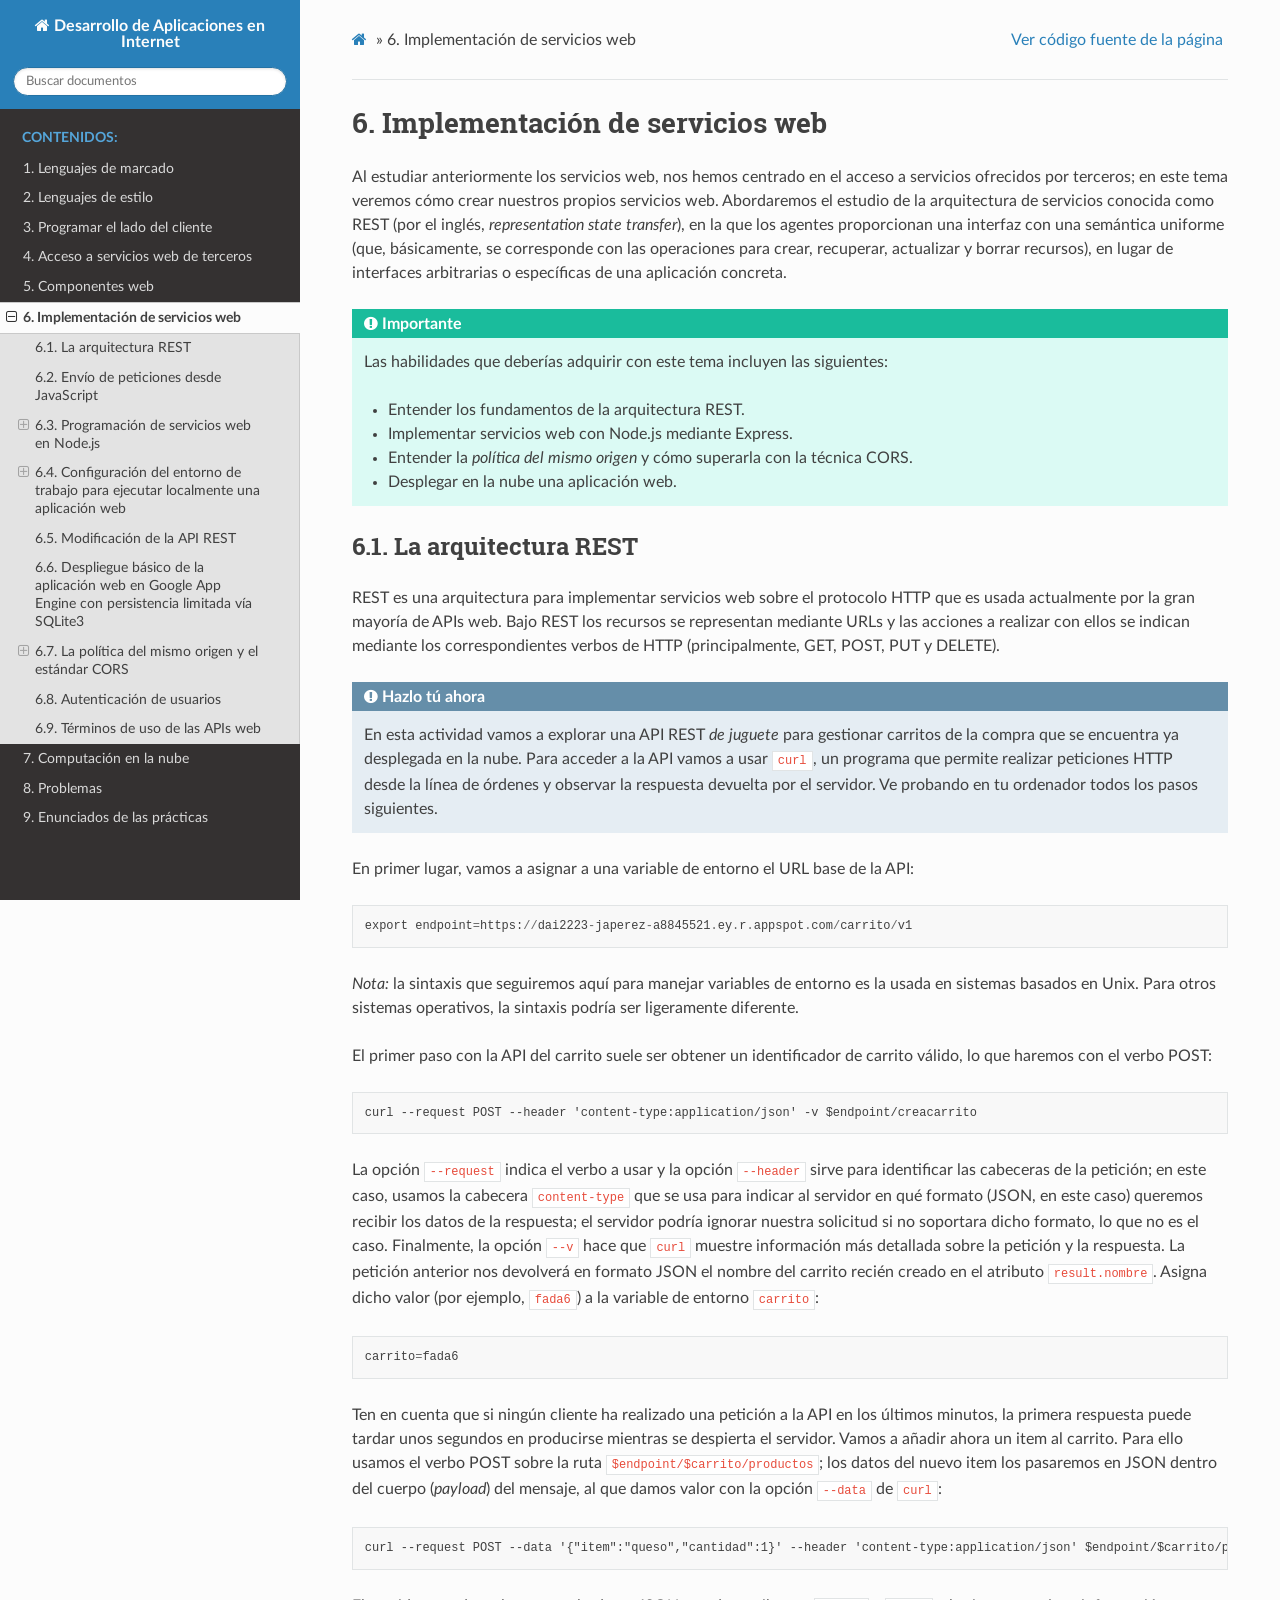
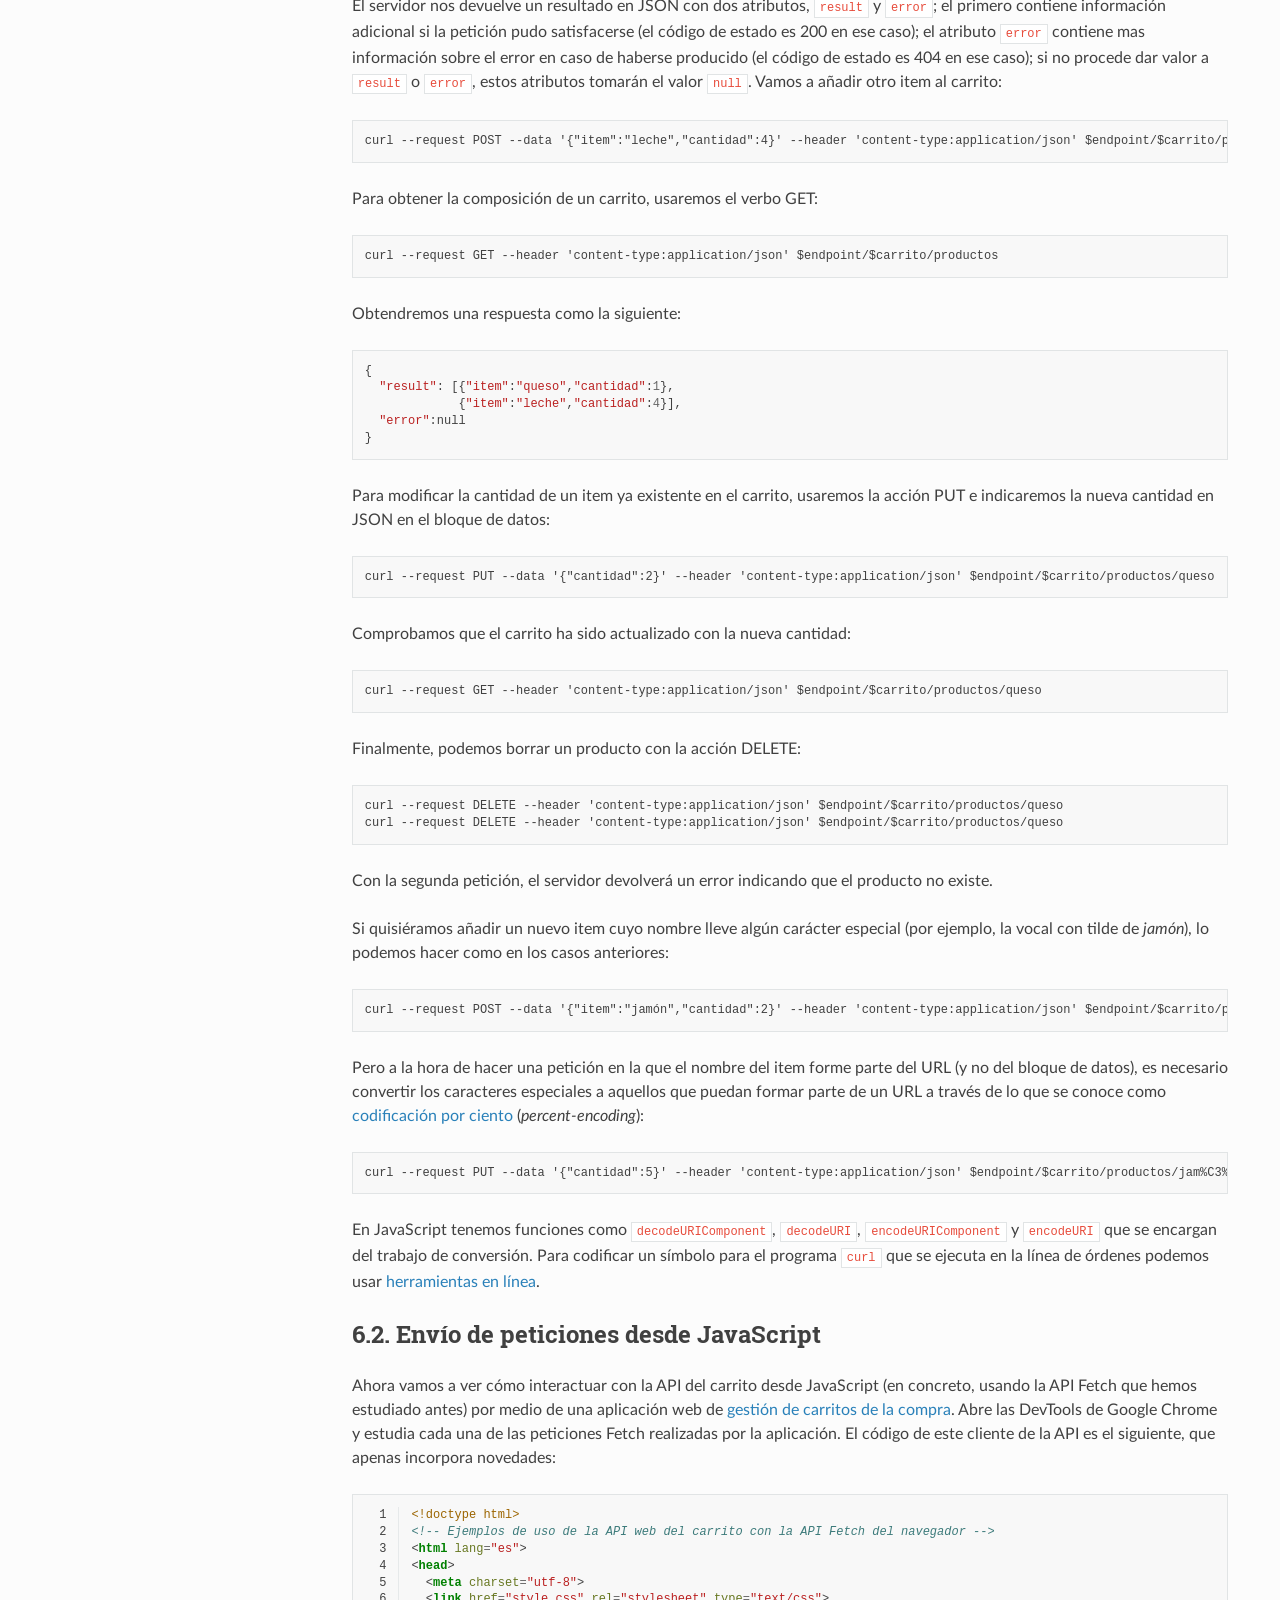
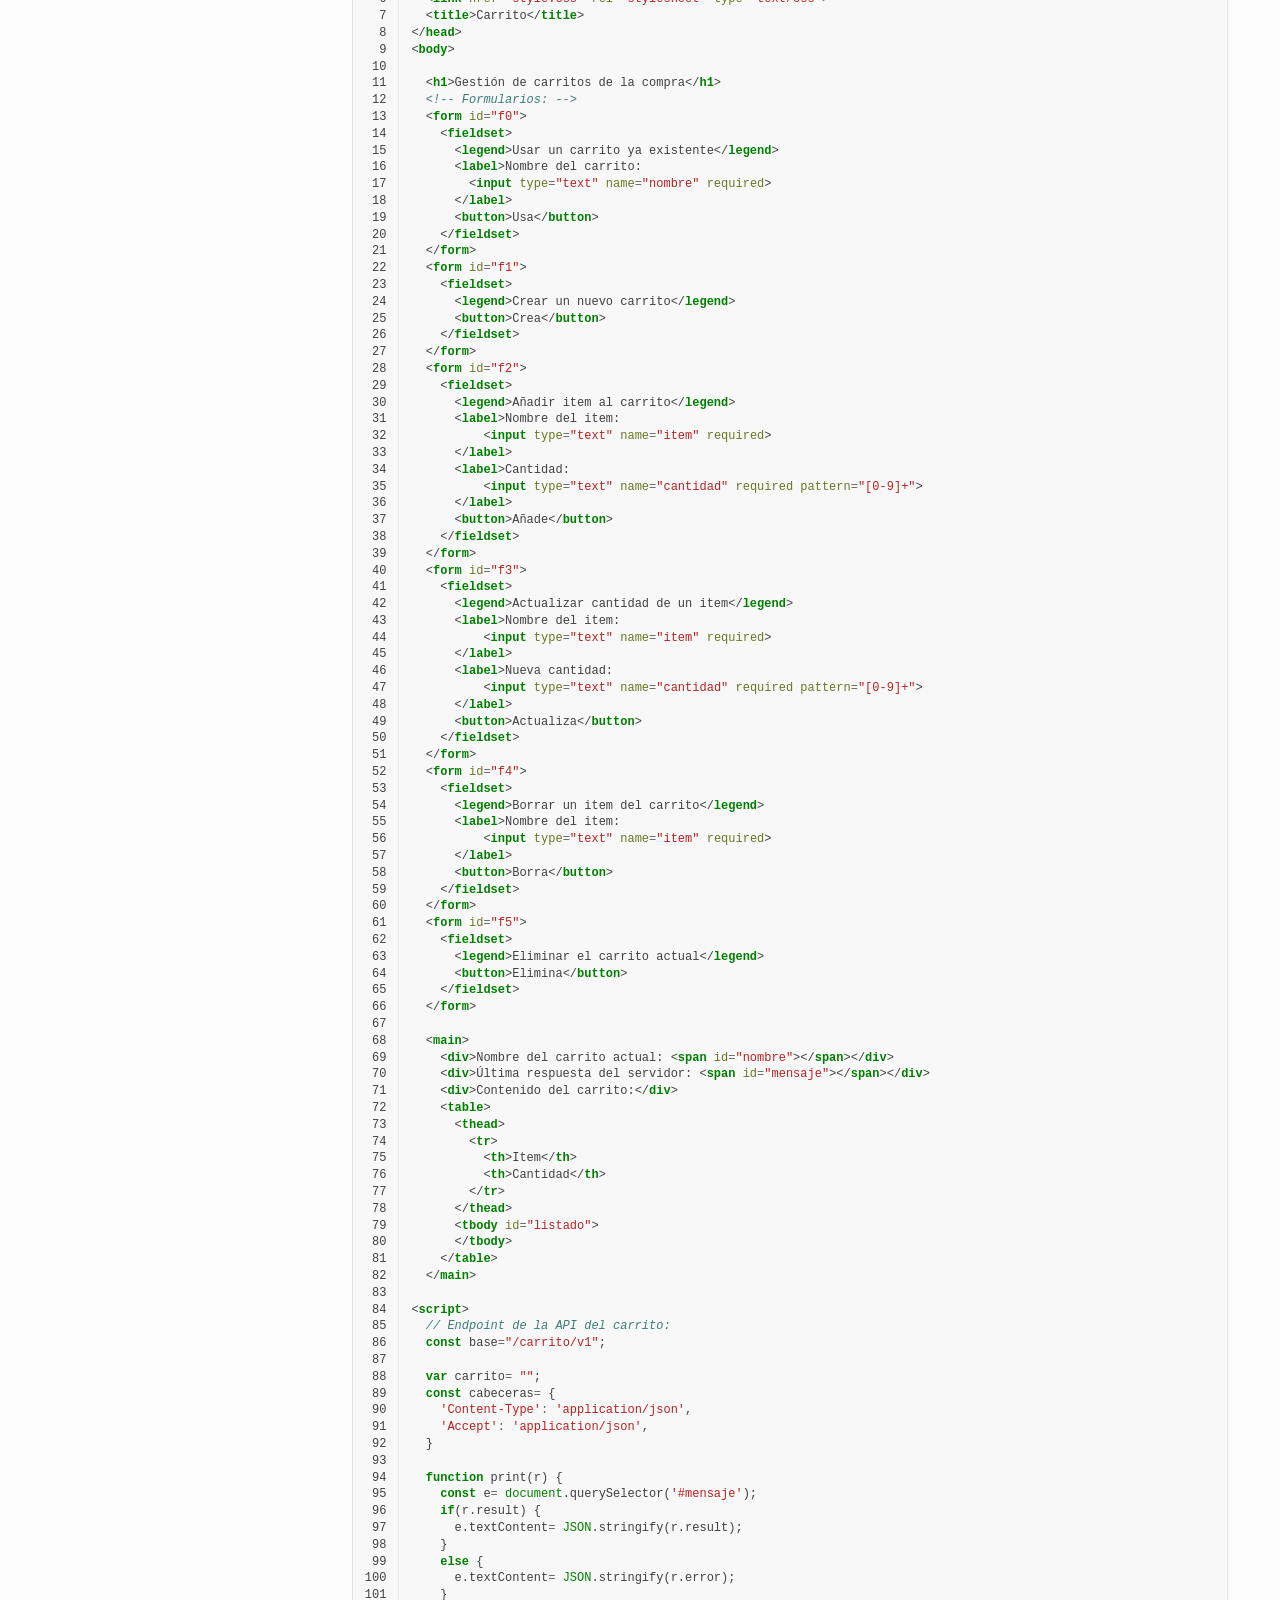
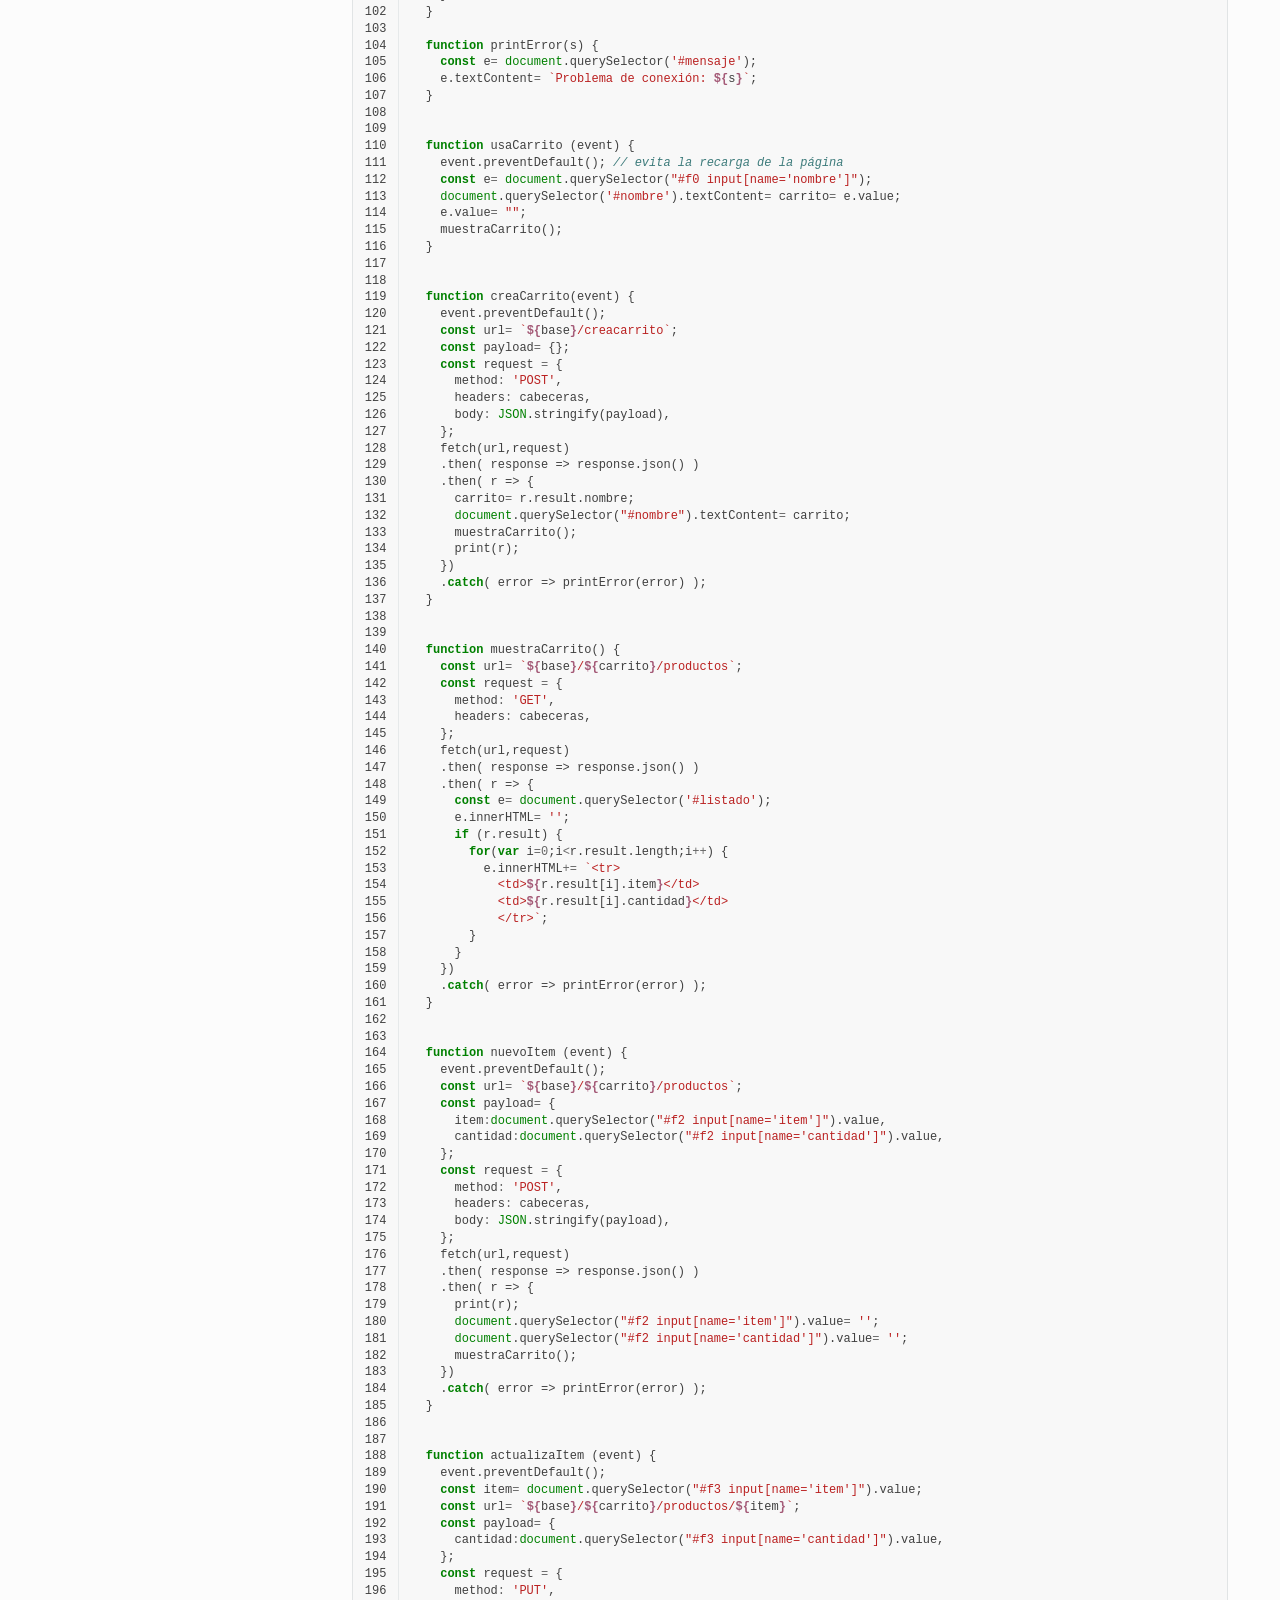
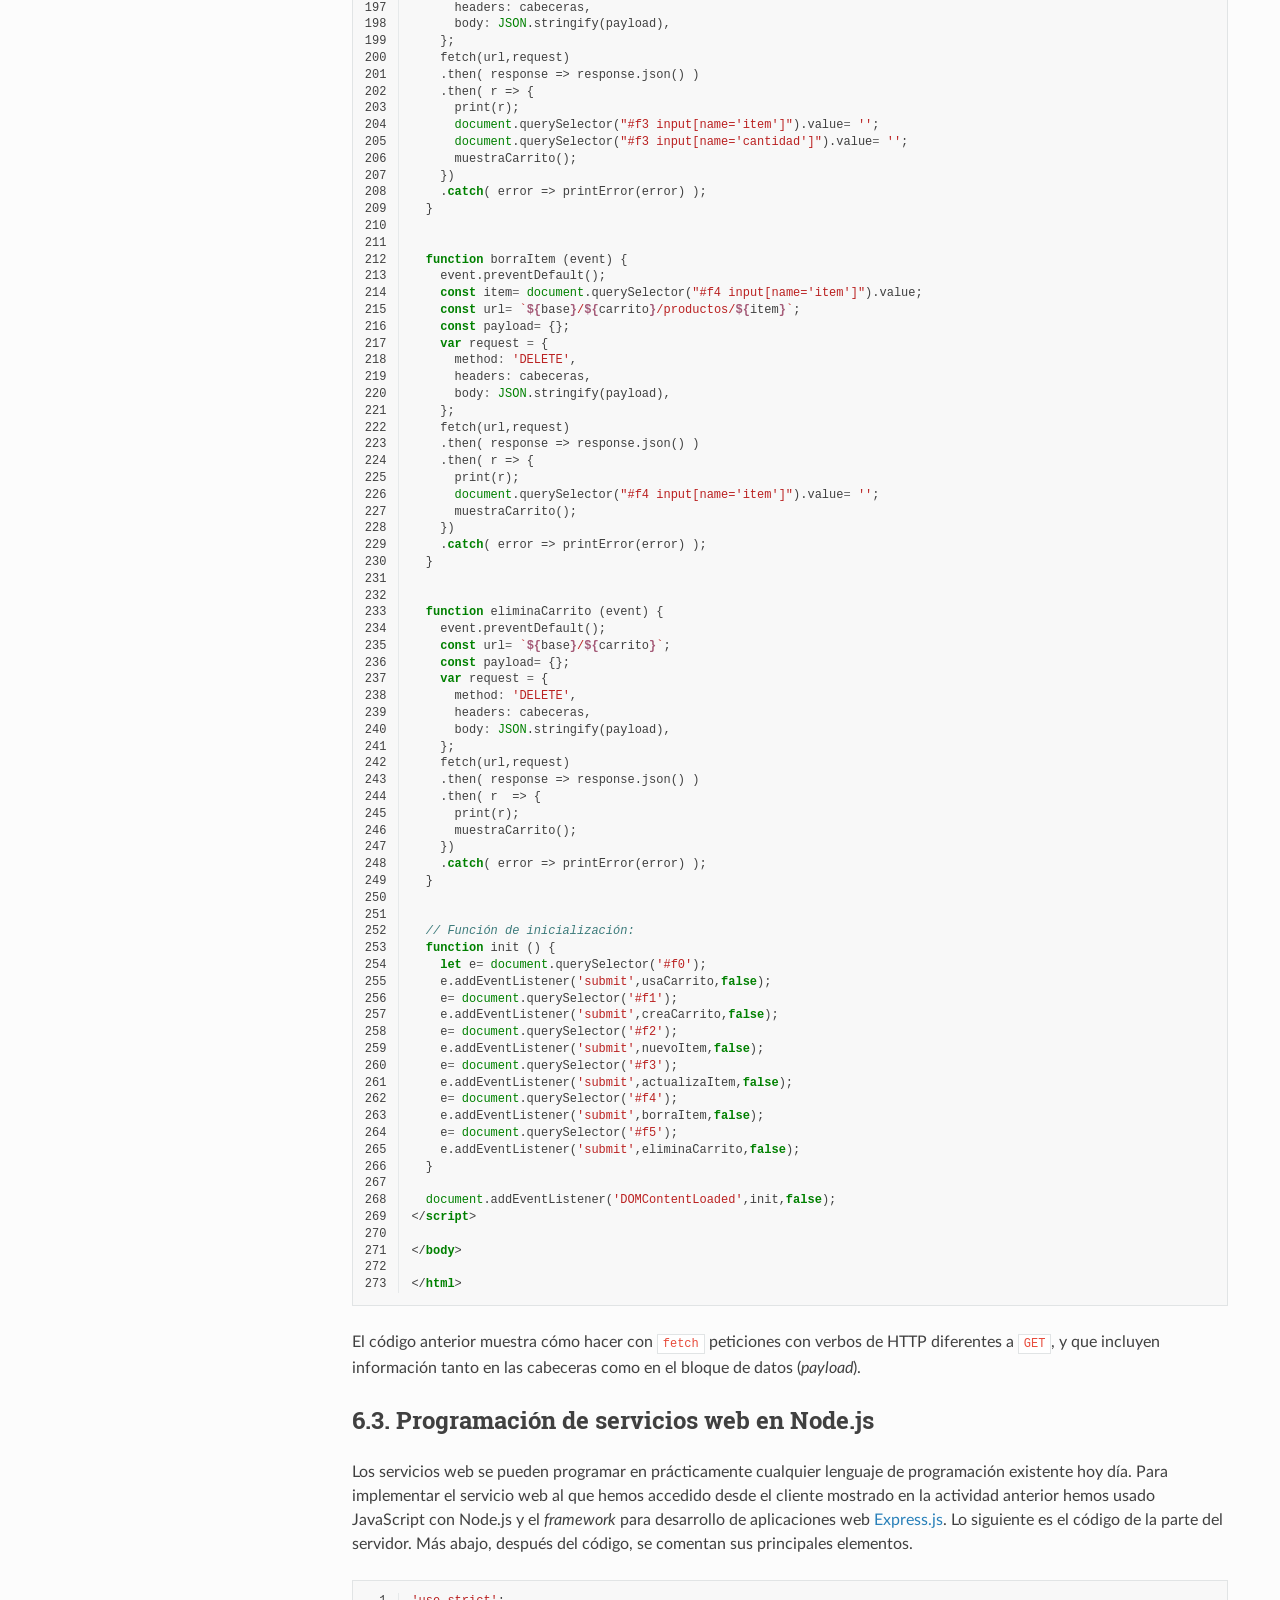
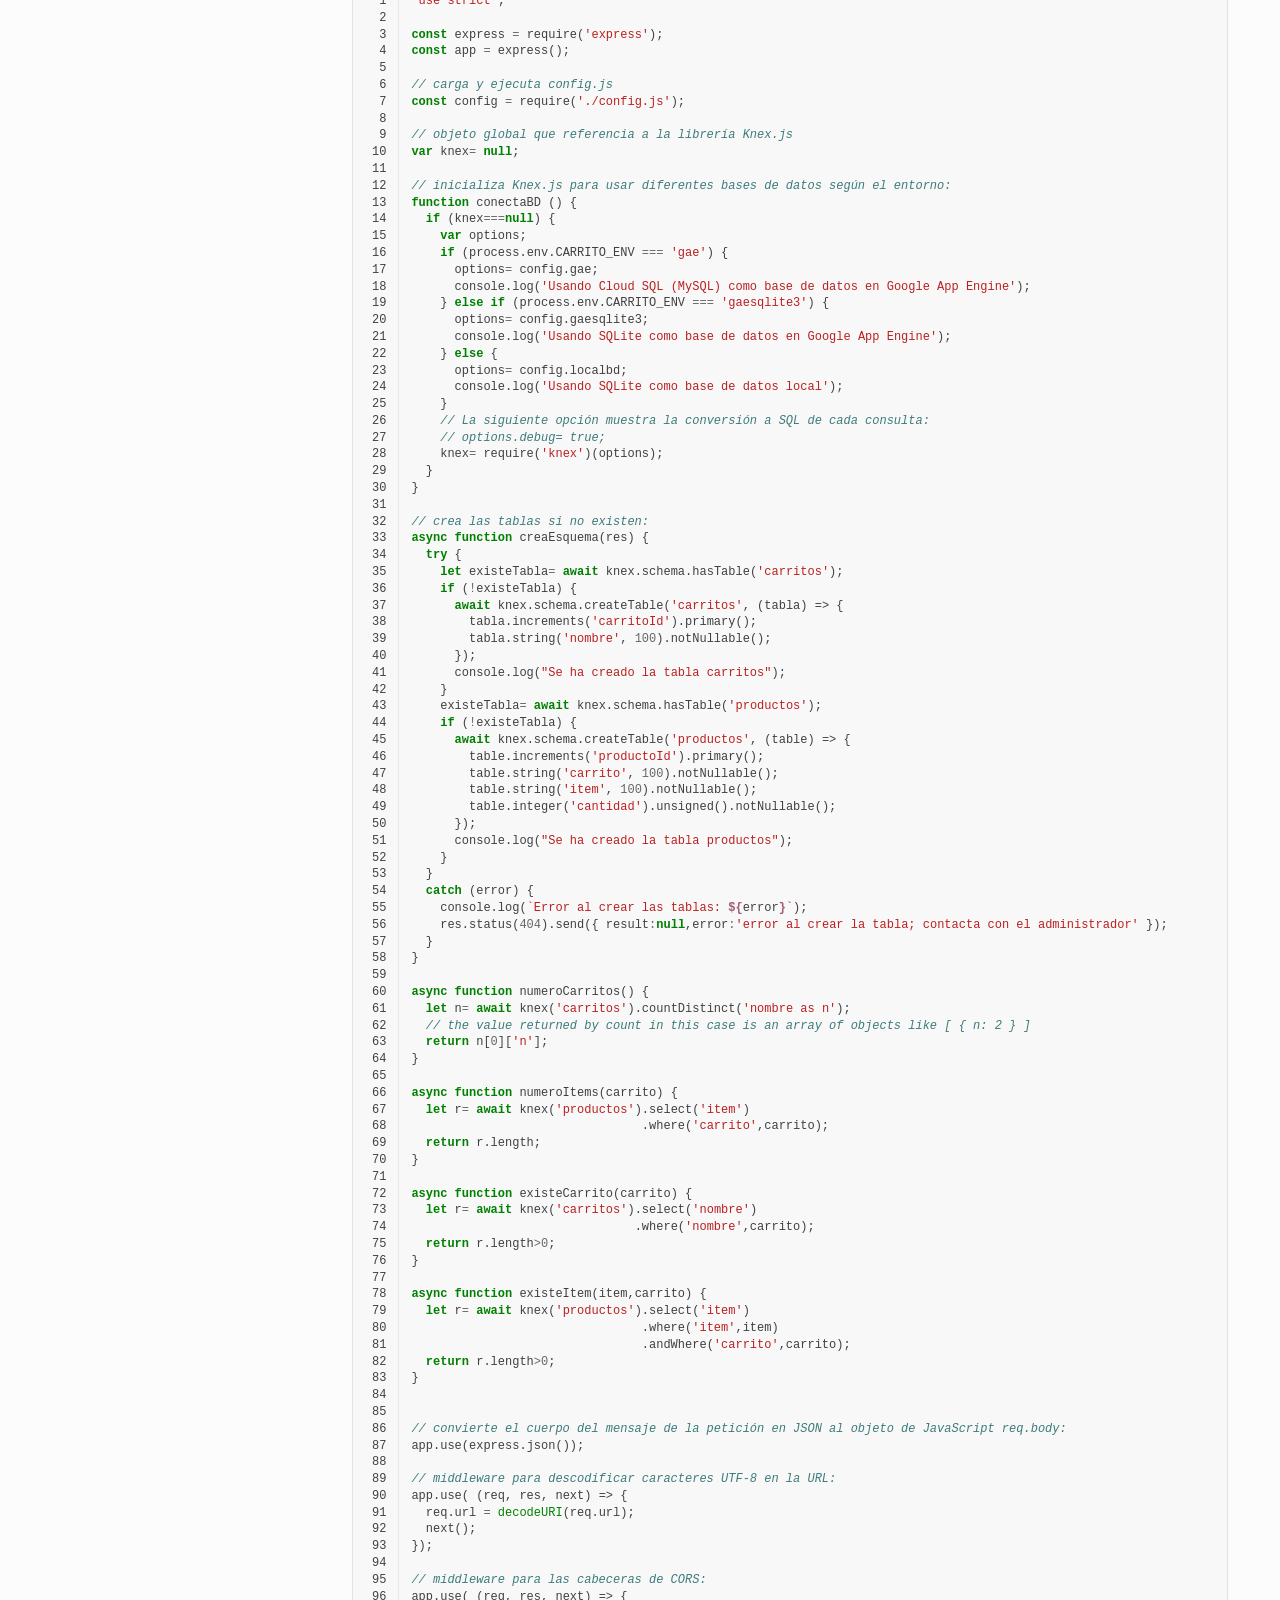
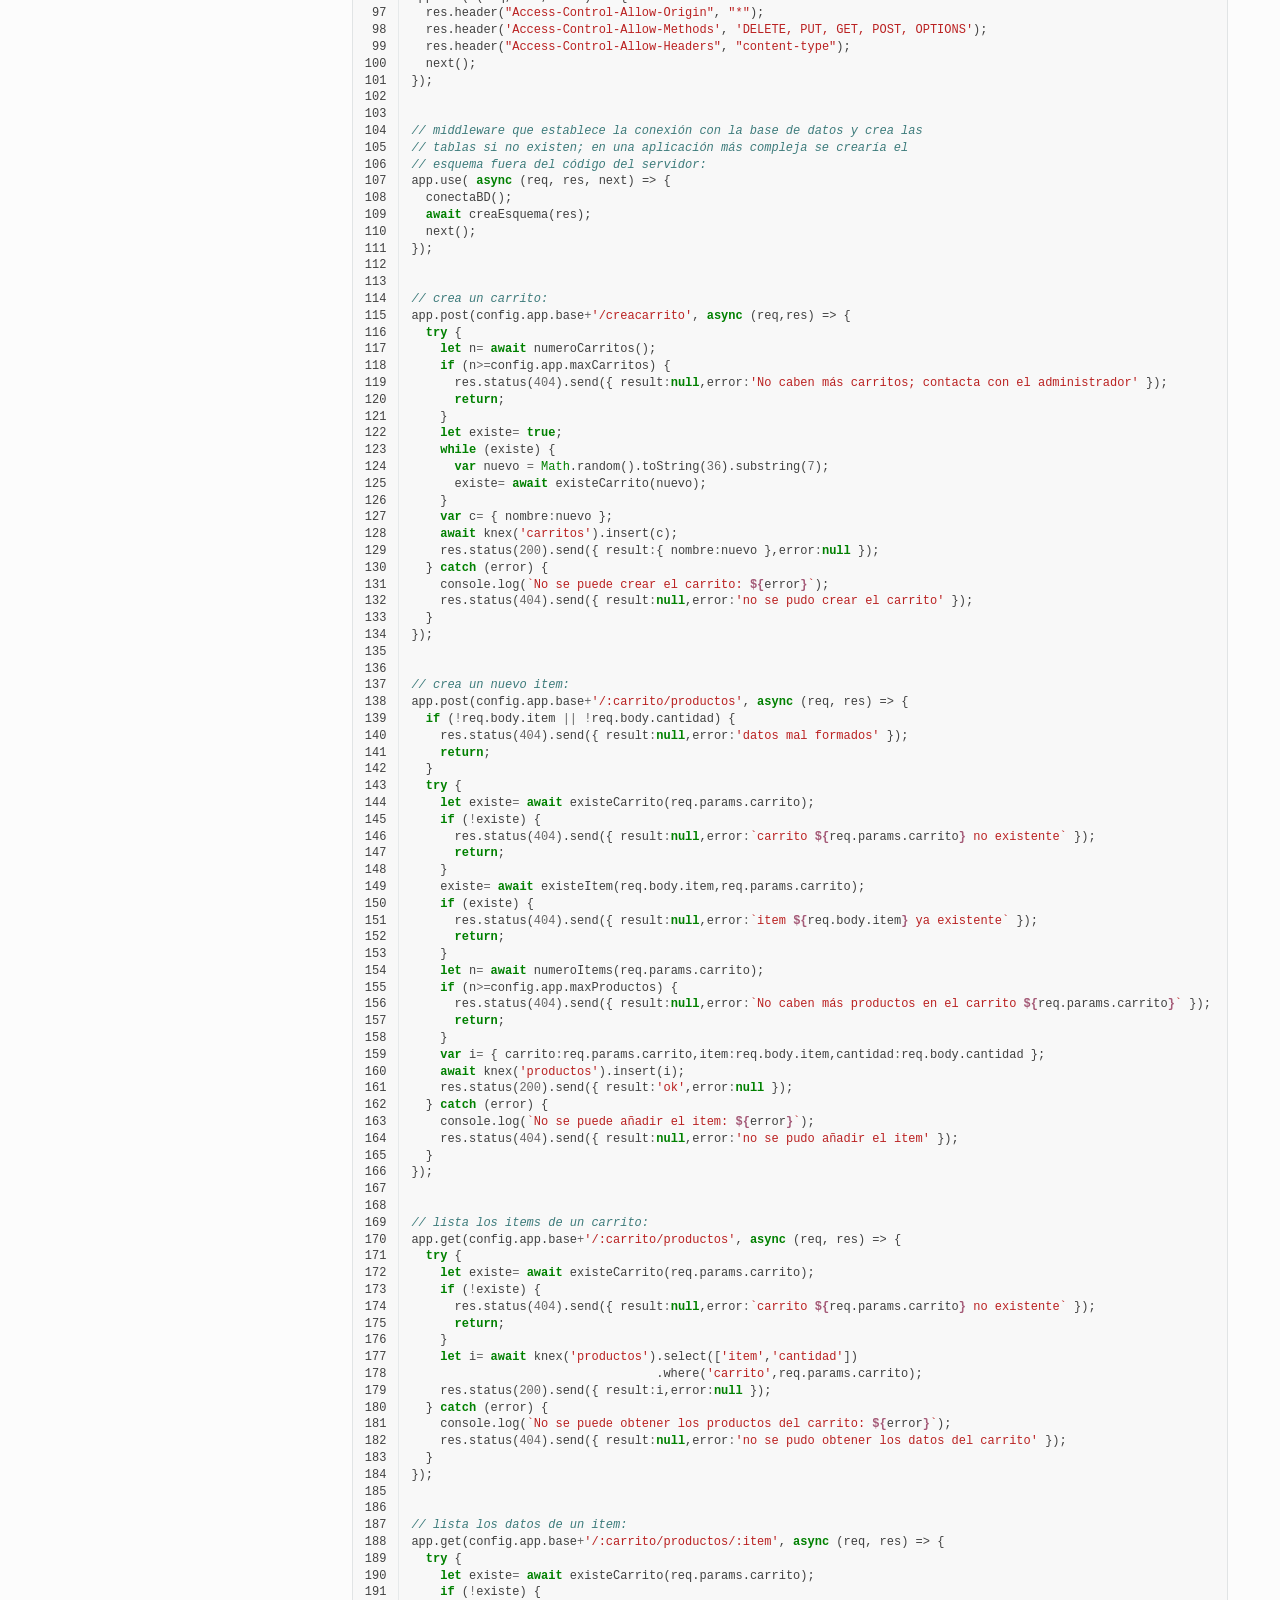
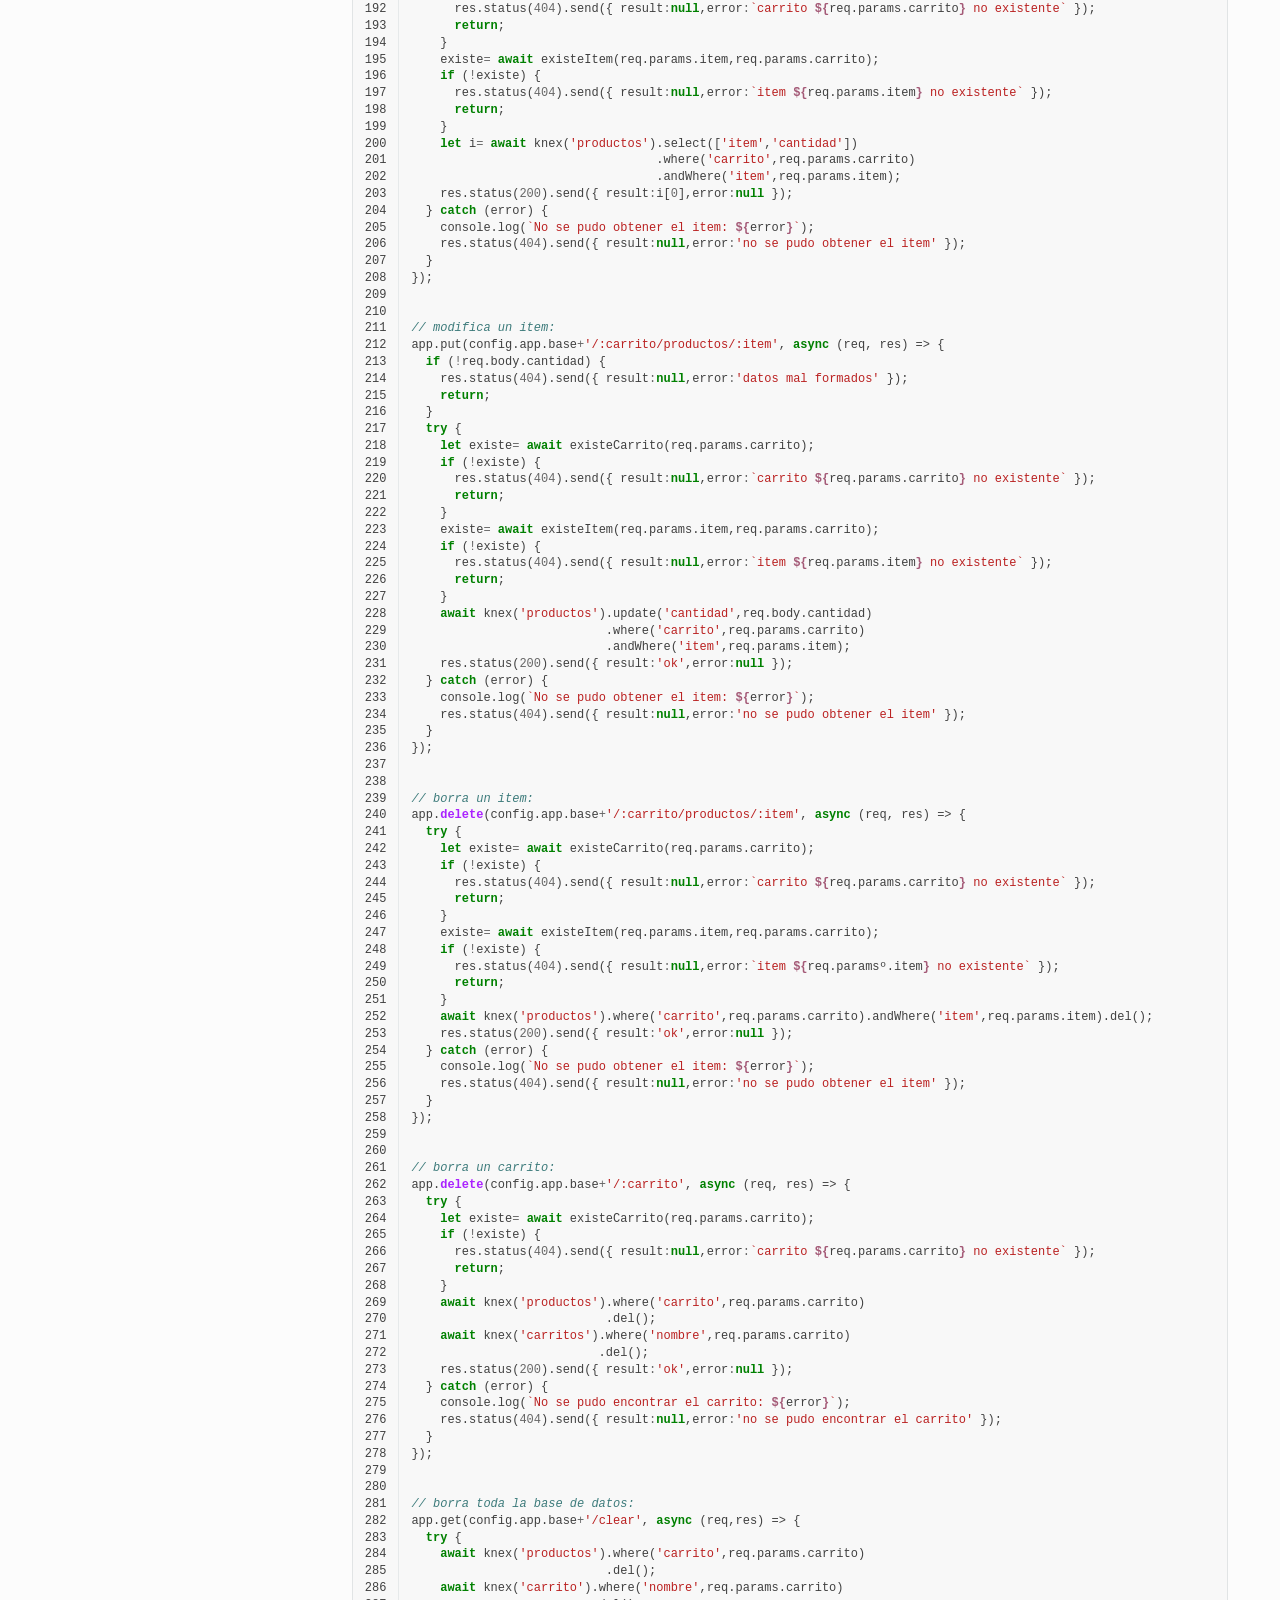
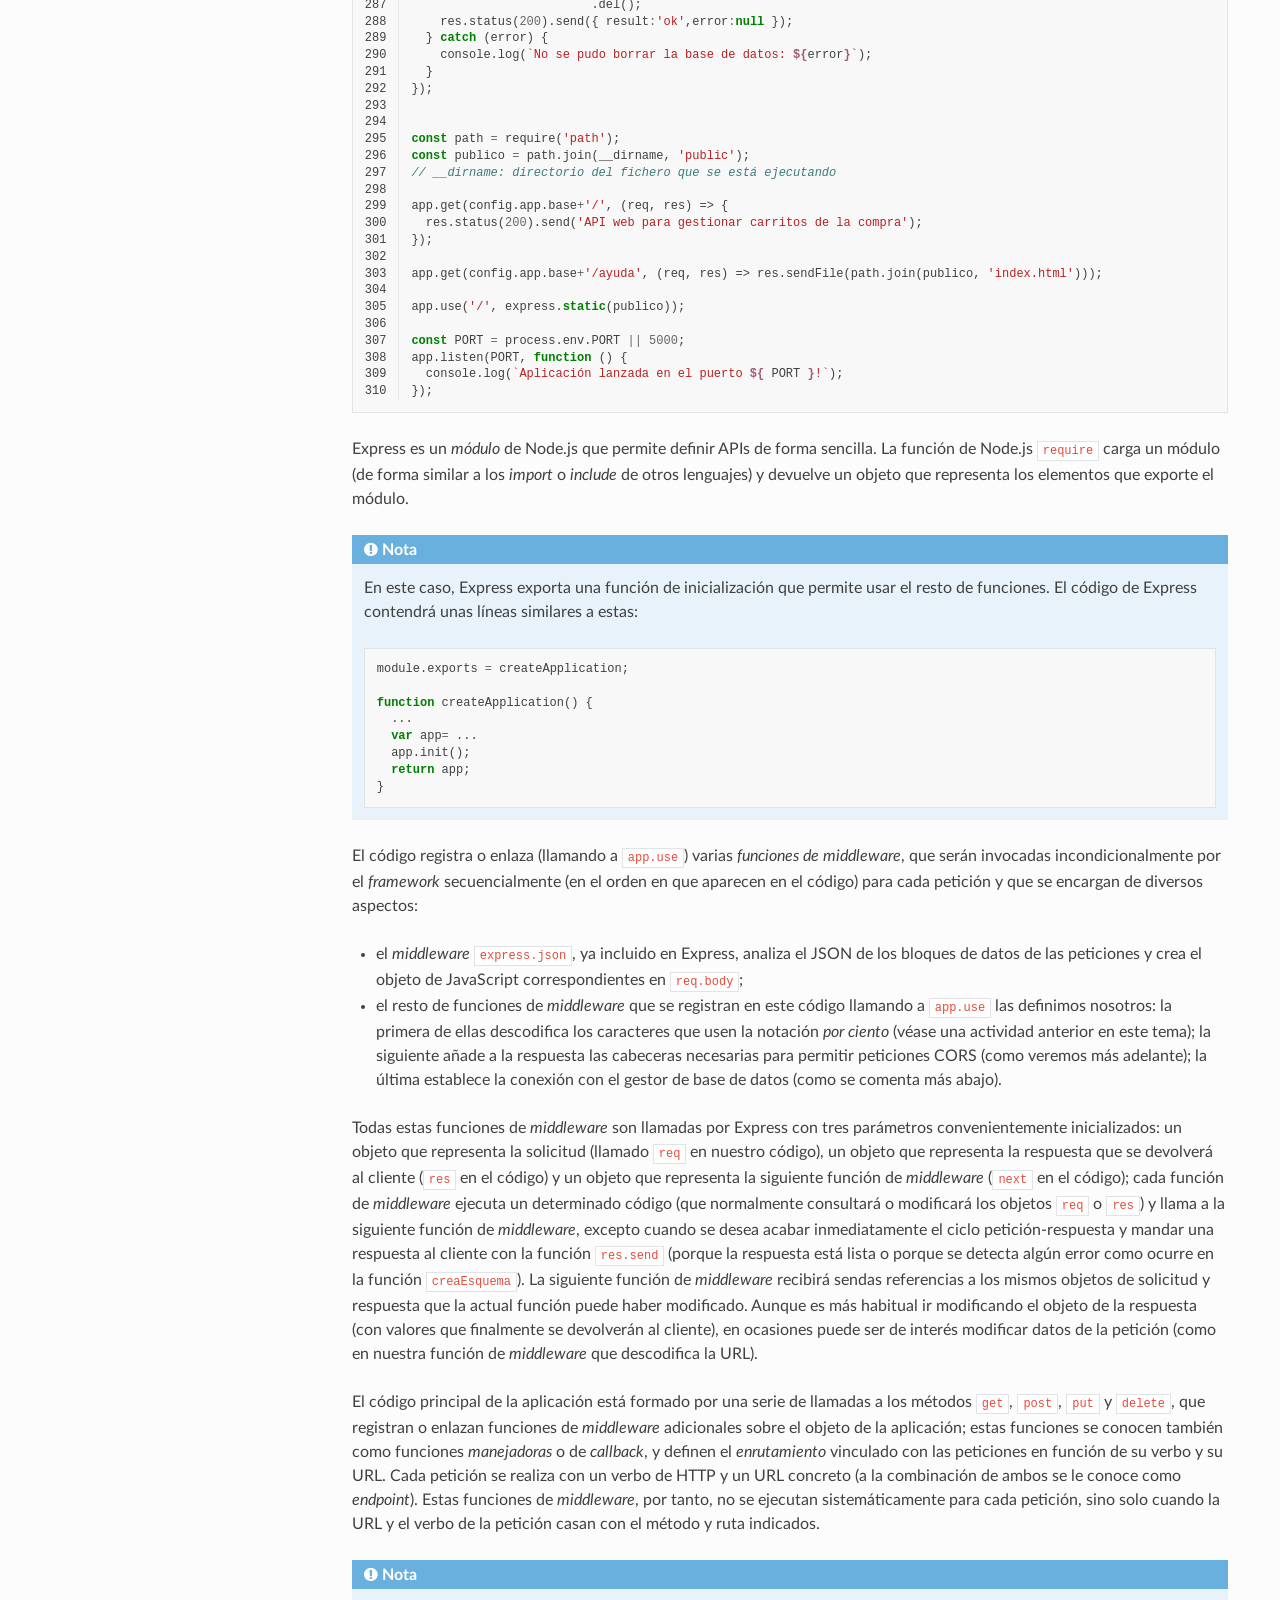
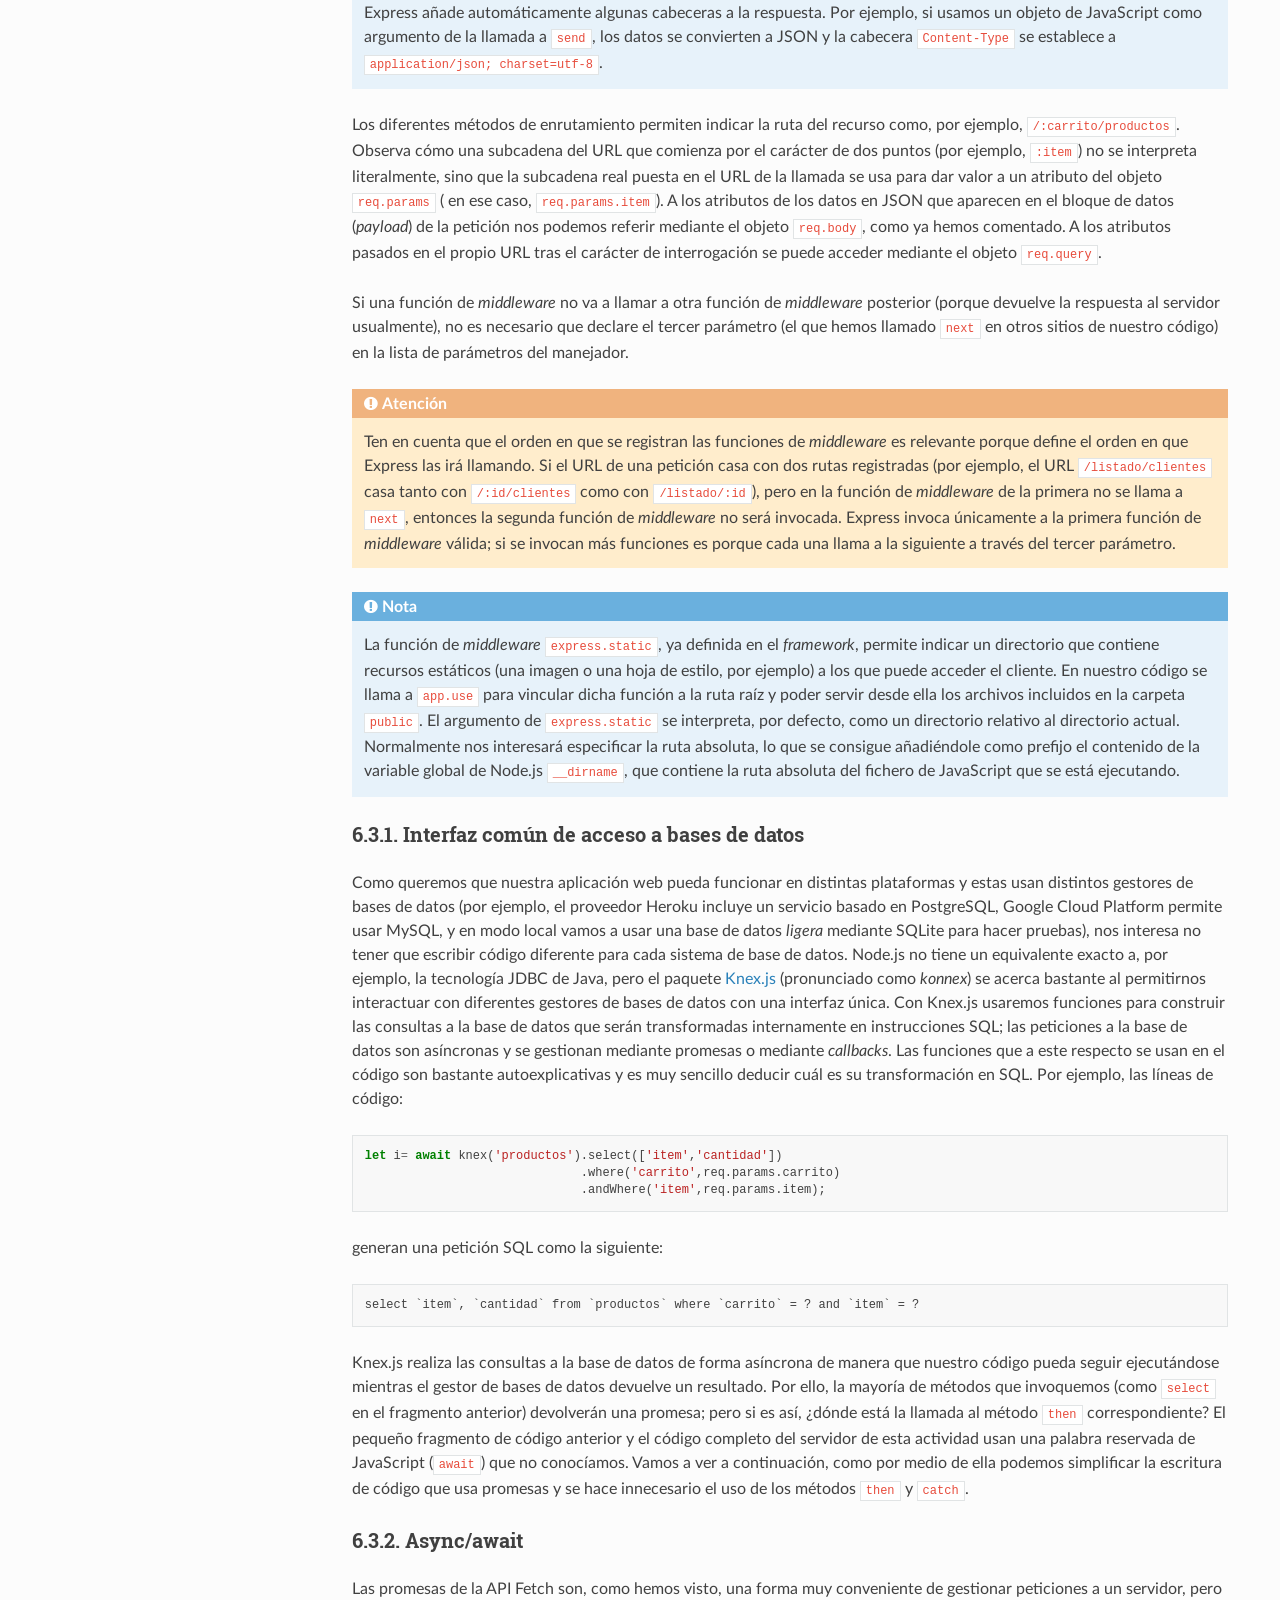
<file: rest.html>
<!DOCTYPE html>
<html class="writer-html5" lang="es" >
<head>
  <meta charset="utf-8" /><meta name="generator" content="Docutils 0.17.1: http://docutils.sourceforge.net/" />

  <meta name="viewport" content="width=device-width, initial-scale=1.0" />
  <title>6. Implementación de servicios web &mdash; documentación de Desarrollo de Aplicaciones en Internet - </title>
      <link rel="stylesheet" href="_static/pygments.css" type="text/css" />
      <link rel="stylesheet" href="_static/css/theme.css" type="text/css" />
      <link rel="stylesheet" href="_static/css/estilos.css" type="text/css" />
  <!--[if lt IE 9]>
    <script src="_static/js/html5shiv.min.js"></script>
  <![endif]-->
  
        <script data-url_root="./" id="documentation_options" src="_static/documentation_options.js"></script>
        <script src="_static/jquery.js"></script>
        <script src="_static/underscore.js"></script>
        <script src="_static/_sphinx_javascript_frameworks_compat.js"></script>
        <script src="_static/doctools.js"></script>
        <script src="_static/translations.js"></script>
    <script src="_static/js/theme.js"></script>
    <link rel="index" title="Índice" href="genindex.html" />
    <link rel="search" title="Búsqueda" href="search.html" />
    <link rel="next" title="7. Computación en la nube" href="nube.html" />
    <link rel="prev" title="5. Componentes web" href="componentes.html" /> 
</head>

<body class="wy-body-for-nav"> 
  <div class="wy-grid-for-nav">
    <nav data-toggle="wy-nav-shift" class="wy-nav-side">
      <div class="wy-side-scroll">
        <div class="wy-side-nav-search" >
            <a href="index.html" class="icon icon-home"> Desarrollo de Aplicaciones en Internet
          </a>
<div role="search">
  <form id="rtd-search-form" class="wy-form" action="search.html" method="get">
    <input type="text" name="q" placeholder="Buscar documentos" />
    <input type="hidden" name="check_keywords" value="yes" />
    <input type="hidden" name="area" value="default" />
  </form>
</div>
        </div><div class="wy-menu wy-menu-vertical" data-spy="affix" role="navigation" aria-label="Navigation menu">
              <p class="caption" role="heading"><span class="caption-text">Contenidos:</span></p>
<ul class="current">
<li class="toctree-l1"><a class="reference internal" href="marcado.html">1. Lenguajes de marcado</a></li>
<li class="toctree-l1"><a class="reference internal" href="estilo.html">2. Lenguajes de estilo</a></li>
<li class="toctree-l1"><a class="reference internal" href="cliente.html">3. Programar el lado del cliente</a></li>
<li class="toctree-l1"><a class="reference internal" href="servicios.html">4. Acceso a servicios web de terceros</a></li>
<li class="toctree-l1"><a class="reference internal" href="componentes.html">5. Componentes web</a></li>
<li class="toctree-l1 current"><a class="current reference internal" href="#">6. Implementación de servicios web</a><ul>
<li class="toctree-l2"><a class="reference internal" href="#la-arquitectura-rest">6.1. La arquitectura REST</a></li>
<li class="toctree-l2"><a class="reference internal" href="#envio-de-peticiones-desde-javascript">6.2. Envío de peticiones desde JavaScript</a></li>
<li class="toctree-l2"><a class="reference internal" href="#programacion-de-servicios-web-en-node-js">6.3. Programación de servicios web en Node.js</a><ul>
<li class="toctree-l3"><a class="reference internal" href="#interfaz-comun-de-acceso-a-bases-de-datos">6.3.1. Interfaz común de acceso a bases de datos</a></li>
<li class="toctree-l3"><a class="reference internal" href="#async-await">6.3.2. Async/await</a></li>
</ul>
</li>
<li class="toctree-l2"><a class="reference internal" href="#configuracion-del-entorno-de-trabajo-para-ejecutar-localmente-una-aplicacion-web">6.4. Configuración del entorno de trabajo para ejecutar localmente una aplicación web</a><ul>
<li class="toctree-l3"><a class="reference internal" href="#instalacion-rapida-en-linux">6.4.1. Instalación rápida en Linux</a></li>
<li class="toctree-l3"><a class="reference internal" href="#instalacion-paso-a-paso">6.4.2. Instalación paso a paso</a></li>
<li class="toctree-l3"><a class="reference internal" href="#prueba-de-la-aplicacion-del-carrito">6.4.3. Prueba de la aplicación del carrito</a></li>
<li class="toctree-l3"><a class="reference internal" href="#depuracion-y-prueba-de-la-aplicacion">6.4.4. Depuración y prueba de la aplicación</a></li>
</ul>
</li>
<li class="toctree-l2"><a class="reference internal" href="#modificacion-de-la-api-rest">6.5. Modificación de la API REST</a></li>
<li class="toctree-l2"><a class="reference internal" href="#despliegue-basico-de-la-aplicacion-web-en-google-app-engine-con-persistencia-limitada-via-sqlite3">6.6. Despliegue básico de la aplicación web en Google App Engine con persistencia limitada vía SQLite3</a></li>
<li class="toctree-l2"><a class="reference internal" href="#la-politica-del-mismo-origen-y-el-estandar-cors">6.7. La política del mismo origen y el estándar CORS</a><ul>
<li class="toctree-l3"><a class="reference internal" href="#peticiones-cors">6.7.1. Peticiones CORS</a></li>
</ul>
</li>
<li class="toctree-l2"><a class="reference internal" href="#autenticacion-de-usuarios">6.8. Autenticación de usuarios</a></li>
<li class="toctree-l2"><a class="reference internal" href="#terminos-de-uso-de-las-apis-web">6.9. Términos de uso de las APIs web</a></li>
</ul>
</li>
<li class="toctree-l1"><a class="reference internal" href="nube.html">7. Computación en la  nube</a></li>
<li class="toctree-l1"><a class="reference internal" href="problemas.html">8. Problemas</a></li>
<li class="toctree-l1"><a class="reference internal" href="practicas.html">9. Enunciados de las prácticas</a></li>
</ul>

        </div>
      </div>
    </nav>

    <section data-toggle="wy-nav-shift" class="wy-nav-content-wrap"><nav class="wy-nav-top" aria-label="Mobile navigation menu" >
          <i data-toggle="wy-nav-top" class="fa fa-bars"></i>
          <a href="index.html">Desarrollo de Aplicaciones en Internet</a>
      </nav>

      <div class="wy-nav-content">
        <div class="rst-content">
          <div role="navigation" aria-label="Page navigation">
  <ul class="wy-breadcrumbs">
      <li><a href="index.html" class="icon icon-home"></a> &raquo;</li>
      <li><span class="section-number">6. </span>Implementación de servicios web</li>
      <li class="wy-breadcrumbs-aside">
            <a href="_sources/rest.rst.txt" rel="nofollow"> Ver código fuente de la página</a>
      </li>
  </ul>
  <hr/>
</div>
          <div role="main" class="document" itemscope="itemscope" itemtype="http://schema.org/Article">
           <div itemprop="articleBody">
             
  <section id="implementacion-de-servicios-web">
<h1><span class="section-number">6. </span>Implementación de servicios web<a class="headerlink" href="#implementacion-de-servicios-web" title="Enlace permanente a este encabezado"></a></h1>
<p>Al estudiar anteriormente los servicios web, nos hemos centrado en el acceso a servicios ofrecidos por terceros; en este tema veremos cómo crear nuestros propios servicios web. Abordaremos el estudio de la arquitectura de servicios conocida como REST (por el inglés, <em>representation state transfer</em>), en la que los agentes proporcionan una interfaz con una semántica uniforme (que, básicamente, se corresponde con las operaciones para crear, recuperar, actualizar y borrar recursos), en lugar de interfaces arbitrarias o específicas de una aplicación concreta.</p>
<div class="admonition important">
<p class="admonition-title">Importante</p>
<p>Las habilidades que deberías adquirir con este tema incluyen las siguientes:</p>
<ul class="simple">
<li><p>Entender los fundamentos de la arquitectura REST.</p></li>
<li><p>Implementar servicios web con Node.js mediante Express.</p></li>
<li><p>Entender la <em>política del mismo origen</em> y cómo superarla con la técnica CORS.</p></li>
<li><p>Desplegar en la nube una aplicación web.</p></li>
</ul>
</div>
<section id="la-arquitectura-rest">
<span id="label-curl"></span><h2><span class="section-number">6.1. </span>La arquitectura REST<a class="headerlink" href="#la-arquitectura-rest" title="Enlace permanente a este encabezado"></a></h2>
<p>REST es una arquitectura para implementar servicios web sobre el protocolo HTTP que es usada actualmente por la gran mayoría de APIs web. Bajo REST los recursos se representan mediante URLs y las acciones a realizar con ellos se indican mediante los correspondientes verbos de HTTP (principalmente, GET, POST, PUT y DELETE).</p>
<div class="hazlotu admonition">
<p class="admonition-title">Hazlo tú ahora</p>
<p>En esta actividad vamos a explorar una API REST <em>de juguete</em> para gestionar carritos de la compra que se encuentra ya desplegada en la nube. Para acceder a la API vamos a usar <code class="docutils literal notranslate"><span class="pre">curl</span></code>, un programa que permite realizar peticiones HTTP desde la línea de órdenes y observar la respuesta devuelta por el servidor. Ve probando en tu ordenador todos los pasos siguientes.</p>
</div>
<p>En primer lugar, vamos a asignar a una variable de entorno el URL base de la API:</p>
<div class="highlight-default notranslate"><div class="highlight"><pre><span></span><span class="n">export</span> <span class="n">endpoint</span><span class="o">=</span><span class="n">https</span><span class="p">:</span><span class="o">//</span><span class="n">dai2223</span><span class="o">-</span><span class="n">japerez</span><span class="o">-</span><span class="n">a8845521</span><span class="o">.</span><span class="n">ey</span><span class="o">.</span><span class="n">r</span><span class="o">.</span><span class="n">appspot</span><span class="o">.</span><span class="n">com</span><span class="o">/</span><span class="n">carrito</span><span class="o">/</span><span class="n">v1</span>
</pre></div>
</div>
<p><em>Nota:</em> la sintaxis que seguiremos aquí para manejar variables de entorno es la usada en sistemas basados en Unix. Para otros sistemas operativos, la sintaxis podría ser ligeramente diferente.</p>
<p>El primer paso con la API del carrito suele ser obtener un identificador de carrito válido, lo que haremos con el verbo POST:</p>
<div class="highlight-default notranslate"><div class="highlight"><pre><span></span>curl --request POST --header &#39;content-type:application/json&#39; -v $endpoint/creacarrito
</pre></div>
</div>
<p>La opción <code class="docutils literal notranslate"><span class="pre">--request</span></code> indica el verbo a usar y la opción <code class="docutils literal notranslate"><span class="pre">--header</span></code> sirve para identificar las cabeceras de la petición; en este caso, usamos la cabecera <code class="docutils literal notranslate"><span class="pre">content-type</span></code> que se usa para indicar al servidor en qué formato (JSON, en este caso) queremos recibir los datos de la respuesta; el servidor podría ignorar nuestra solicitud si no soportara dicho formato, lo que no es el caso. Finalmente, la opción <code class="docutils literal notranslate"><span class="pre">--v</span></code> hace que <code class="docutils literal notranslate"><span class="pre">curl</span></code> muestre información más detallada sobre la petición y la respuesta. La petición anterior nos devolverá en formato JSON el nombre del carrito recién creado en el atributo <code class="docutils literal notranslate"><span class="pre">result.nombre</span></code>. Asigna dicho valor (por ejemplo, <code class="docutils literal notranslate"><span class="pre">fada6</span></code>) a la variable de entorno <code class="docutils literal notranslate"><span class="pre">carrito</span></code>:</p>
<div class="highlight-default notranslate"><div class="highlight"><pre><span></span><span class="n">carrito</span><span class="o">=</span><span class="n">fada6</span>
</pre></div>
</div>
<p>Ten en cuenta que si ningún cliente ha realizado una petición a la API en los últimos minutos, la primera respuesta puede tardar unos segundos en producirse mientras se despierta el servidor. Vamos a añadir ahora un item al carrito. Para ello usamos el verbo POST sobre la ruta <code class="docutils literal notranslate"><span class="pre">$endpoint/$carrito/productos</span></code>; los datos del nuevo item los pasaremos en JSON dentro del cuerpo (<em>payload</em>) del mensaje, al que damos valor con la opción <code class="docutils literal notranslate"><span class="pre">--data</span></code> de <code class="docutils literal notranslate"><span class="pre">curl</span></code>:</p>
<div class="highlight-default notranslate"><div class="highlight"><pre><span></span>curl --request POST --data &#39;{&quot;item&quot;:&quot;queso&quot;,&quot;cantidad&quot;:1}&#39; --header &#39;content-type:application/json&#39; $endpoint/$carrito/productos
</pre></div>
</div>
<p>El servidor nos devuelve un resultado en JSON con dos atributos, <code class="docutils literal notranslate"><span class="pre">result</span></code> y <code class="docutils literal notranslate"><span class="pre">error</span></code>; el primero contiene información adicional si la petición pudo satisfacerse (el código de estado es 200 en ese caso); el atributo <code class="docutils literal notranslate"><span class="pre">error</span></code> contiene mas información sobre el error en caso de haberse producido (el código de estado es 404 en ese caso); si no procede dar valor a <code class="docutils literal notranslate"><span class="pre">result</span></code> o <code class="docutils literal notranslate"><span class="pre">error</span></code>, estos atributos tomarán el valor <code class="docutils literal notranslate"><span class="pre">null</span></code>. Vamos a añadir otro item al carrito:</p>
<div class="highlight-default notranslate"><div class="highlight"><pre><span></span>curl --request POST --data &#39;{&quot;item&quot;:&quot;leche&quot;,&quot;cantidad&quot;:4}&#39; --header &#39;content-type:application/json&#39; $endpoint/$carrito/productos
</pre></div>
</div>
<p>Para obtener la composición de un carrito, usaremos el verbo GET:</p>
<div class="highlight-default notranslate"><div class="highlight"><pre><span></span>curl --request GET --header &#39;content-type:application/json&#39; $endpoint/$carrito/productos
</pre></div>
</div>
<p>Obtendremos una respuesta como la siguiente:</p>
<div class="highlight-default notranslate"><div class="highlight"><pre><span></span><span class="p">{</span>
  <span class="s2">&quot;result&quot;</span><span class="p">:</span> <span class="p">[{</span><span class="s2">&quot;item&quot;</span><span class="p">:</span><span class="s2">&quot;queso&quot;</span><span class="p">,</span><span class="s2">&quot;cantidad&quot;</span><span class="p">:</span><span class="mi">1</span><span class="p">},</span>
             <span class="p">{</span><span class="s2">&quot;item&quot;</span><span class="p">:</span><span class="s2">&quot;leche&quot;</span><span class="p">,</span><span class="s2">&quot;cantidad&quot;</span><span class="p">:</span><span class="mi">4</span><span class="p">}],</span>
  <span class="s2">&quot;error&quot;</span><span class="p">:</span><span class="n">null</span>
<span class="p">}</span>
</pre></div>
</div>
<p>Para modificar la cantidad de un item ya existente en el carrito, usaremos la acción PUT e indicaremos la nueva cantidad en JSON en el bloque de datos:</p>
<div class="highlight-default notranslate"><div class="highlight"><pre><span></span>curl --request PUT --data &#39;{&quot;cantidad&quot;:2}&#39; --header &#39;content-type:application/json&#39; $endpoint/$carrito/productos/queso
</pre></div>
</div>
<p>Comprobamos que el carrito ha sido actualizado con la nueva cantidad:</p>
<div class="highlight-default notranslate"><div class="highlight"><pre><span></span>curl --request GET --header &#39;content-type:application/json&#39; $endpoint/$carrito/productos/queso
</pre></div>
</div>
<p>Finalmente, podemos borrar un producto con la acción DELETE:</p>
<div class="highlight-default notranslate"><div class="highlight"><pre><span></span>curl --request DELETE --header &#39;content-type:application/json&#39; $endpoint/$carrito/productos/queso
curl --request DELETE --header &#39;content-type:application/json&#39; $endpoint/$carrito/productos/queso
</pre></div>
</div>
<p>Con la segunda petición, el servidor devolverá un error indicando que el producto no existe.</p>
<p>Si quisiéramos añadir un nuevo item cuyo nombre lleve algún carácter especial (por ejemplo, la vocal con tilde de <em>jamón</em>), lo podemos hacer como en los casos anteriores:</p>
<div class="highlight-default notranslate"><div class="highlight"><pre><span></span>curl --request POST --data &#39;{&quot;item&quot;:&quot;jamón&quot;,&quot;cantidad&quot;:2}&#39; --header &#39;content-type:application/json&#39; $endpoint/$carrito/productos
</pre></div>
</div>
<p>Pero a la hora de hacer una petición en la que el nombre del item forme parte del URL (y no del bloque de datos), es necesario convertir los caracteres especiales a aquellos que puedan formar parte de un URL a través de lo que se conoce como <a class="reference external" href="https://developer.mozilla.org/en-US/docs/Glossary/percent-encoding">codificación por ciento</a> (<em>percent-encoding</em>):</p>
<div class="highlight-default notranslate"><div class="highlight"><pre><span></span>curl --request PUT --data &#39;{&quot;cantidad&quot;:5}&#39; --header &#39;content-type:application/json&#39; $endpoint/$carrito/productos/jam%C3%B3n
</pre></div>
</div>
<p>En JavaScript tenemos funciones como <code class="docutils literal notranslate"><span class="pre">decodeURIComponent</span></code>, <code class="docutils literal notranslate"><span class="pre">decodeURI</span></code>, <code class="docutils literal notranslate"><span class="pre">encodeURIComponent</span></code> y <code class="docutils literal notranslate"><span class="pre">encodeURI</span></code> que se encargan del trabajo de conversión. Para codificar un símbolo para el programa <code class="docutils literal notranslate"><span class="pre">curl</span></code> que se ejecuta en la línea de órdenes podemos usar <a class="reference external" href="https://meyerweb.com/eric/tools/dencoder/">herramientas en línea</a>.</p>
</section>
<section id="envio-de-peticiones-desde-javascript">
<span id="label-cliente-rest"></span><h2><span class="section-number">6.2. </span>Envío de peticiones desde JavaScript<a class="headerlink" href="#envio-de-peticiones-desde-javascript" title="Enlace permanente a este encabezado"></a></h2>
<p>Ahora vamos a ver cómo interactuar con la API del carrito desde JavaScript (en concreto, usando la API Fetch que hemos estudiado antes) por medio de una aplicación web de <a class="reference external" href="https://dai2223-japerez-a8845521.ey.r.appspot.com/carrito.html">gestión de carritos de la compra</a>. Abre las DevTools de Google Chrome y estudia cada una de las peticiones Fetch realizadas por la aplicación. El código de este cliente de la API es el siguiente, que apenas incorpora novedades:</p>
<div class="highlight-html notranslate"><div class="highlight"><pre><span></span><span class="linenos">  1</span><span class="cp">&lt;!doctype html&gt;</span>
<span class="linenos">  2</span><span class="cm">&lt;!-- Ejemplos de uso de la API web del carrito con la API Fetch del navegador --&gt;</span>
<span class="linenos">  3</span><span class="p">&lt;</span><span class="nt">html</span> <span class="na">lang</span><span class="o">=</span><span class="s">&quot;es&quot;</span><span class="p">&gt;</span>
<span class="linenos">  4</span><span class="p">&lt;</span><span class="nt">head</span><span class="p">&gt;</span>
<span class="linenos">  5</span>  <span class="p">&lt;</span><span class="nt">meta</span> <span class="na">charset</span><span class="o">=</span><span class="s">&quot;utf-8&quot;</span><span class="p">&gt;</span>
<span class="linenos">  6</span>  <span class="p">&lt;</span><span class="nt">link</span> <span class="na">href</span><span class="o">=</span><span class="s">&quot;style.css&quot;</span> <span class="na">rel</span><span class="o">=</span><span class="s">&quot;stylesheet&quot;</span> <span class="na">type</span><span class="o">=</span><span class="s">&quot;text/css&quot;</span><span class="p">&gt;</span>
<span class="linenos">  7</span>  <span class="p">&lt;</span><span class="nt">title</span><span class="p">&gt;</span>Carrito<span class="p">&lt;/</span><span class="nt">title</span><span class="p">&gt;</span>
<span class="linenos">  8</span><span class="p">&lt;/</span><span class="nt">head</span><span class="p">&gt;</span>
<span class="linenos">  9</span><span class="p">&lt;</span><span class="nt">body</span><span class="p">&gt;</span>
<span class="linenos"> 10</span>
<span class="linenos"> 11</span>  <span class="p">&lt;</span><span class="nt">h1</span><span class="p">&gt;</span>Gestión de carritos de la compra<span class="p">&lt;/</span><span class="nt">h1</span><span class="p">&gt;</span>
<span class="linenos"> 12</span>  <span class="cm">&lt;!-- Formularios: --&gt;</span>
<span class="linenos"> 13</span>  <span class="p">&lt;</span><span class="nt">form</span> <span class="na">id</span><span class="o">=</span><span class="s">&quot;f0&quot;</span><span class="p">&gt;</span>
<span class="linenos"> 14</span>    <span class="p">&lt;</span><span class="nt">fieldset</span><span class="p">&gt;</span>
<span class="linenos"> 15</span>      <span class="p">&lt;</span><span class="nt">legend</span><span class="p">&gt;</span>Usar un carrito ya existente<span class="p">&lt;/</span><span class="nt">legend</span><span class="p">&gt;</span>
<span class="linenos"> 16</span>      <span class="p">&lt;</span><span class="nt">label</span><span class="p">&gt;</span>Nombre del carrito:
<span class="linenos"> 17</span>        <span class="p">&lt;</span><span class="nt">input</span> <span class="na">type</span><span class="o">=</span><span class="s">&quot;text&quot;</span> <span class="na">name</span><span class="o">=</span><span class="s">&quot;nombre&quot;</span> <span class="na">required</span><span class="p">&gt;</span>
<span class="linenos"> 18</span>      <span class="p">&lt;/</span><span class="nt">label</span><span class="p">&gt;</span>
<span class="linenos"> 19</span>      <span class="p">&lt;</span><span class="nt">button</span><span class="p">&gt;</span>Usa<span class="p">&lt;/</span><span class="nt">button</span><span class="p">&gt;</span>
<span class="linenos"> 20</span>    <span class="p">&lt;/</span><span class="nt">fieldset</span><span class="p">&gt;</span>
<span class="linenos"> 21</span>  <span class="p">&lt;/</span><span class="nt">form</span><span class="p">&gt;</span>
<span class="linenos"> 22</span>  <span class="p">&lt;</span><span class="nt">form</span> <span class="na">id</span><span class="o">=</span><span class="s">&quot;f1&quot;</span><span class="p">&gt;</span>
<span class="linenos"> 23</span>    <span class="p">&lt;</span><span class="nt">fieldset</span><span class="p">&gt;</span>
<span class="linenos"> 24</span>      <span class="p">&lt;</span><span class="nt">legend</span><span class="p">&gt;</span>Crear un nuevo carrito<span class="p">&lt;/</span><span class="nt">legend</span><span class="p">&gt;</span>
<span class="linenos"> 25</span>      <span class="p">&lt;</span><span class="nt">button</span><span class="p">&gt;</span>Crea<span class="p">&lt;/</span><span class="nt">button</span><span class="p">&gt;</span>
<span class="linenos"> 26</span>    <span class="p">&lt;/</span><span class="nt">fieldset</span><span class="p">&gt;</span>
<span class="linenos"> 27</span>  <span class="p">&lt;/</span><span class="nt">form</span><span class="p">&gt;</span>
<span class="linenos"> 28</span>  <span class="p">&lt;</span><span class="nt">form</span> <span class="na">id</span><span class="o">=</span><span class="s">&quot;f2&quot;</span><span class="p">&gt;</span>
<span class="linenos"> 29</span>    <span class="p">&lt;</span><span class="nt">fieldset</span><span class="p">&gt;</span>
<span class="linenos"> 30</span>      <span class="p">&lt;</span><span class="nt">legend</span><span class="p">&gt;</span>Añadir item al carrito<span class="p">&lt;/</span><span class="nt">legend</span><span class="p">&gt;</span>
<span class="linenos"> 31</span>      <span class="p">&lt;</span><span class="nt">label</span><span class="p">&gt;</span>Nombre del item:
<span class="linenos"> 32</span>          <span class="p">&lt;</span><span class="nt">input</span> <span class="na">type</span><span class="o">=</span><span class="s">&quot;text&quot;</span> <span class="na">name</span><span class="o">=</span><span class="s">&quot;item&quot;</span> <span class="na">required</span><span class="p">&gt;</span>
<span class="linenos"> 33</span>      <span class="p">&lt;/</span><span class="nt">label</span><span class="p">&gt;</span> 
<span class="linenos"> 34</span>      <span class="p">&lt;</span><span class="nt">label</span><span class="p">&gt;</span>Cantidad:
<span class="linenos"> 35</span>          <span class="p">&lt;</span><span class="nt">input</span> <span class="na">type</span><span class="o">=</span><span class="s">&quot;text&quot;</span> <span class="na">name</span><span class="o">=</span><span class="s">&quot;cantidad&quot;</span> <span class="na">required</span> <span class="na">pattern</span><span class="o">=</span><span class="s">&quot;[0-9]+&quot;</span><span class="p">&gt;</span>
<span class="linenos"> 36</span>      <span class="p">&lt;/</span><span class="nt">label</span><span class="p">&gt;</span> 
<span class="linenos"> 37</span>      <span class="p">&lt;</span><span class="nt">button</span><span class="p">&gt;</span>Añade<span class="p">&lt;/</span><span class="nt">button</span><span class="p">&gt;</span>
<span class="linenos"> 38</span>    <span class="p">&lt;/</span><span class="nt">fieldset</span><span class="p">&gt;</span>
<span class="linenos"> 39</span>  <span class="p">&lt;/</span><span class="nt">form</span><span class="p">&gt;</span>
<span class="linenos"> 40</span>  <span class="p">&lt;</span><span class="nt">form</span> <span class="na">id</span><span class="o">=</span><span class="s">&quot;f3&quot;</span><span class="p">&gt;</span>
<span class="linenos"> 41</span>    <span class="p">&lt;</span><span class="nt">fieldset</span><span class="p">&gt;</span>
<span class="linenos"> 42</span>      <span class="p">&lt;</span><span class="nt">legend</span><span class="p">&gt;</span>Actualizar cantidad de un item<span class="p">&lt;/</span><span class="nt">legend</span><span class="p">&gt;</span>
<span class="linenos"> 43</span>      <span class="p">&lt;</span><span class="nt">label</span><span class="p">&gt;</span>Nombre del item:
<span class="linenos"> 44</span>          <span class="p">&lt;</span><span class="nt">input</span> <span class="na">type</span><span class="o">=</span><span class="s">&quot;text&quot;</span> <span class="na">name</span><span class="o">=</span><span class="s">&quot;item&quot;</span> <span class="na">required</span><span class="p">&gt;</span>
<span class="linenos"> 45</span>      <span class="p">&lt;/</span><span class="nt">label</span><span class="p">&gt;</span> 
<span class="linenos"> 46</span>      <span class="p">&lt;</span><span class="nt">label</span><span class="p">&gt;</span>Nueva cantidad:
<span class="linenos"> 47</span>          <span class="p">&lt;</span><span class="nt">input</span> <span class="na">type</span><span class="o">=</span><span class="s">&quot;text&quot;</span> <span class="na">name</span><span class="o">=</span><span class="s">&quot;cantidad&quot;</span> <span class="na">required</span> <span class="na">pattern</span><span class="o">=</span><span class="s">&quot;[0-9]+&quot;</span><span class="p">&gt;</span>
<span class="linenos"> 48</span>      <span class="p">&lt;/</span><span class="nt">label</span><span class="p">&gt;</span> 
<span class="linenos"> 49</span>      <span class="p">&lt;</span><span class="nt">button</span><span class="p">&gt;</span>Actualiza<span class="p">&lt;/</span><span class="nt">button</span><span class="p">&gt;</span>
<span class="linenos"> 50</span>    <span class="p">&lt;/</span><span class="nt">fieldset</span><span class="p">&gt;</span>
<span class="linenos"> 51</span>  <span class="p">&lt;/</span><span class="nt">form</span><span class="p">&gt;</span>
<span class="linenos"> 52</span>  <span class="p">&lt;</span><span class="nt">form</span> <span class="na">id</span><span class="o">=</span><span class="s">&quot;f4&quot;</span><span class="p">&gt;</span>
<span class="linenos"> 53</span>    <span class="p">&lt;</span><span class="nt">fieldset</span><span class="p">&gt;</span>
<span class="linenos"> 54</span>      <span class="p">&lt;</span><span class="nt">legend</span><span class="p">&gt;</span>Borrar un item del carrito<span class="p">&lt;/</span><span class="nt">legend</span><span class="p">&gt;</span>
<span class="linenos"> 55</span>      <span class="p">&lt;</span><span class="nt">label</span><span class="p">&gt;</span>Nombre del item:
<span class="linenos"> 56</span>          <span class="p">&lt;</span><span class="nt">input</span> <span class="na">type</span><span class="o">=</span><span class="s">&quot;text&quot;</span> <span class="na">name</span><span class="o">=</span><span class="s">&quot;item&quot;</span> <span class="na">required</span><span class="p">&gt;</span>
<span class="linenos"> 57</span>      <span class="p">&lt;/</span><span class="nt">label</span><span class="p">&gt;</span>
<span class="linenos"> 58</span>      <span class="p">&lt;</span><span class="nt">button</span><span class="p">&gt;</span>Borra<span class="p">&lt;/</span><span class="nt">button</span><span class="p">&gt;</span> 
<span class="linenos"> 59</span>    <span class="p">&lt;/</span><span class="nt">fieldset</span><span class="p">&gt;</span>
<span class="linenos"> 60</span>  <span class="p">&lt;/</span><span class="nt">form</span><span class="p">&gt;</span>
<span class="linenos"> 61</span>  <span class="p">&lt;</span><span class="nt">form</span> <span class="na">id</span><span class="o">=</span><span class="s">&quot;f5&quot;</span><span class="p">&gt;</span>
<span class="linenos"> 62</span>    <span class="p">&lt;</span><span class="nt">fieldset</span><span class="p">&gt;</span>
<span class="linenos"> 63</span>      <span class="p">&lt;</span><span class="nt">legend</span><span class="p">&gt;</span>Eliminar el carrito actual<span class="p">&lt;/</span><span class="nt">legend</span><span class="p">&gt;</span>
<span class="linenos"> 64</span>      <span class="p">&lt;</span><span class="nt">button</span><span class="p">&gt;</span>Elimina<span class="p">&lt;/</span><span class="nt">button</span><span class="p">&gt;</span>
<span class="linenos"> 65</span>    <span class="p">&lt;/</span><span class="nt">fieldset</span><span class="p">&gt;</span>
<span class="linenos"> 66</span>  <span class="p">&lt;/</span><span class="nt">form</span><span class="p">&gt;</span>
<span class="linenos"> 67</span>  
<span class="linenos"> 68</span>  <span class="p">&lt;</span><span class="nt">main</span><span class="p">&gt;</span>
<span class="linenos"> 69</span>    <span class="p">&lt;</span><span class="nt">div</span><span class="p">&gt;</span>Nombre del carrito actual: <span class="p">&lt;</span><span class="nt">span</span> <span class="na">id</span><span class="o">=</span><span class="s">&quot;nombre&quot;</span><span class="p">&gt;&lt;/</span><span class="nt">span</span><span class="p">&gt;&lt;/</span><span class="nt">div</span><span class="p">&gt;</span>
<span class="linenos"> 70</span>    <span class="p">&lt;</span><span class="nt">div</span><span class="p">&gt;</span>Última respuesta del servidor: <span class="p">&lt;</span><span class="nt">span</span> <span class="na">id</span><span class="o">=</span><span class="s">&quot;mensaje&quot;</span><span class="p">&gt;&lt;/</span><span class="nt">span</span><span class="p">&gt;&lt;/</span><span class="nt">div</span><span class="p">&gt;</span>
<span class="linenos"> 71</span>    <span class="p">&lt;</span><span class="nt">div</span><span class="p">&gt;</span>Contenido del carrito:<span class="p">&lt;/</span><span class="nt">div</span><span class="p">&gt;</span>
<span class="linenos"> 72</span>    <span class="p">&lt;</span><span class="nt">table</span><span class="p">&gt;</span>
<span class="linenos"> 73</span>      <span class="p">&lt;</span><span class="nt">thead</span><span class="p">&gt;</span>
<span class="linenos"> 74</span>        <span class="p">&lt;</span><span class="nt">tr</span><span class="p">&gt;</span>
<span class="linenos"> 75</span>          <span class="p">&lt;</span><span class="nt">th</span><span class="p">&gt;</span>Item<span class="p">&lt;/</span><span class="nt">th</span><span class="p">&gt;</span>
<span class="linenos"> 76</span>          <span class="p">&lt;</span><span class="nt">th</span><span class="p">&gt;</span>Cantidad<span class="p">&lt;/</span><span class="nt">th</span><span class="p">&gt;</span>
<span class="linenos"> 77</span>        <span class="p">&lt;/</span><span class="nt">tr</span><span class="p">&gt;</span>
<span class="linenos"> 78</span>      <span class="p">&lt;/</span><span class="nt">thead</span><span class="p">&gt;</span>
<span class="linenos"> 79</span>      <span class="p">&lt;</span><span class="nt">tbody</span> <span class="na">id</span><span class="o">=</span><span class="s">&quot;listado&quot;</span><span class="p">&gt;</span>
<span class="linenos"> 80</span>      <span class="p">&lt;/</span><span class="nt">tbody</span><span class="p">&gt;</span>
<span class="linenos"> 81</span>    <span class="p">&lt;/</span><span class="nt">table</span><span class="p">&gt;</span>
<span class="linenos"> 82</span>  <span class="p">&lt;/</span><span class="nt">main</span><span class="p">&gt;</span>
<span class="linenos"> 83</span>
<span class="linenos"> 84</span><span class="p">&lt;</span><span class="nt">script</span><span class="p">&gt;</span><span class="w"></span>
<span class="linenos"> 85</span><span class="w">  </span><span class="c1">// Endpoint de la API del carrito:</span><span class="w"></span>
<span class="linenos"> 86</span><span class="w">  </span><span class="kd">const</span><span class="w"> </span><span class="nx">base</span><span class="o">=</span><span class="s2">&quot;/carrito/v1&quot;</span><span class="p">;</span><span class="w"></span>
<span class="linenos"> 87</span><span class="w">  </span>
<span class="linenos"> 88</span><span class="w">  </span><span class="kd">var</span><span class="w"> </span><span class="nx">carrito</span><span class="o">=</span><span class="w"> </span><span class="s2">&quot;&quot;</span><span class="p">;</span><span class="w"></span>
<span class="linenos"> 89</span><span class="w">  </span><span class="kd">const</span><span class="w"> </span><span class="nx">cabeceras</span><span class="o">=</span><span class="w"> </span><span class="p">{</span><span class="w"></span>
<span class="linenos"> 90</span><span class="w">    </span><span class="s1">&#39;Content-Type&#39;</span><span class="o">:</span><span class="w"> </span><span class="s1">&#39;application/json&#39;</span><span class="p">,</span><span class="w"></span>
<span class="linenos"> 91</span><span class="w">    </span><span class="s1">&#39;Accept&#39;</span><span class="o">:</span><span class="w"> </span><span class="s1">&#39;application/json&#39;</span><span class="p">,</span><span class="w"></span>
<span class="linenos"> 92</span><span class="w">  </span><span class="p">}</span><span class="w"></span>
<span class="linenos"> 93</span>
<span class="linenos"> 94</span><span class="w">  </span><span class="kd">function</span><span class="w"> </span><span class="nx">print</span><span class="p">(</span><span class="nx">r</span><span class="p">)</span><span class="w"> </span><span class="p">{</span><span class="w"></span>
<span class="linenos"> 95</span><span class="w">    </span><span class="kd">const</span><span class="w"> </span><span class="nx">e</span><span class="o">=</span><span class="w"> </span><span class="nb">document</span><span class="p">.</span><span class="nx">querySelector</span><span class="p">(</span><span class="s1">&#39;#mensaje&#39;</span><span class="p">);</span><span class="w">  </span>
<span class="linenos"> 96</span><span class="w">    </span><span class="k">if</span><span class="p">(</span><span class="nx">r</span><span class="p">.</span><span class="nx">result</span><span class="p">)</span><span class="w"> </span><span class="p">{</span><span class="w"></span>
<span class="linenos"> 97</span><span class="w">      </span><span class="nx">e</span><span class="p">.</span><span class="nx">textContent</span><span class="o">=</span><span class="w"> </span><span class="nb">JSON</span><span class="p">.</span><span class="nx">stringify</span><span class="p">(</span><span class="nx">r</span><span class="p">.</span><span class="nx">result</span><span class="p">);</span><span class="w"></span>
<span class="linenos"> 98</span><span class="w">    </span><span class="p">}</span><span class="w"></span>
<span class="linenos"> 99</span><span class="w">    </span><span class="k">else</span><span class="w"> </span><span class="p">{</span><span class="w"></span>
<span class="linenos">100</span><span class="w">      </span><span class="nx">e</span><span class="p">.</span><span class="nx">textContent</span><span class="o">=</span><span class="w"> </span><span class="nb">JSON</span><span class="p">.</span><span class="nx">stringify</span><span class="p">(</span><span class="nx">r</span><span class="p">.</span><span class="nx">error</span><span class="p">);</span><span class="w"></span>
<span class="linenos">101</span><span class="w">    </span><span class="p">}</span><span class="w"></span>
<span class="linenos">102</span><span class="w">  </span><span class="p">}</span><span class="w"></span>
<span class="linenos">103</span>
<span class="linenos">104</span><span class="w">  </span><span class="kd">function</span><span class="w"> </span><span class="nx">printError</span><span class="p">(</span><span class="nx">s</span><span class="p">)</span><span class="w"> </span><span class="p">{</span><span class="w"></span>
<span class="linenos">105</span><span class="w">    </span><span class="kd">const</span><span class="w"> </span><span class="nx">e</span><span class="o">=</span><span class="w"> </span><span class="nb">document</span><span class="p">.</span><span class="nx">querySelector</span><span class="p">(</span><span class="s1">&#39;#mensaje&#39;</span><span class="p">);</span><span class="w">  </span>
<span class="linenos">106</span><span class="w">    </span><span class="nx">e</span><span class="p">.</span><span class="nx">textContent</span><span class="o">=</span><span class="w"> </span><span class="sb">`Problema de conexión: </span><span class="si">${</span><span class="nx">s</span><span class="si">}</span><span class="sb">`</span><span class="p">;</span><span class="w"></span>
<span class="linenos">107</span><span class="w">  </span><span class="p">}</span><span class="w"></span>
<span class="linenos">108</span>
<span class="linenos">109</span><span class="w">  </span>
<span class="linenos">110</span><span class="w">  </span><span class="kd">function</span><span class="w"> </span><span class="nx">usaCarrito</span><span class="w"> </span><span class="p">(</span><span class="nx">event</span><span class="p">)</span><span class="w"> </span><span class="p">{</span><span class="w"></span>
<span class="linenos">111</span><span class="w">    </span><span class="nx">event</span><span class="p">.</span><span class="nx">preventDefault</span><span class="p">();</span><span class="w"> </span><span class="c1">// evita la recarga de la página</span><span class="w"></span>
<span class="linenos">112</span><span class="w">    </span><span class="kd">const</span><span class="w"> </span><span class="nx">e</span><span class="o">=</span><span class="w"> </span><span class="nb">document</span><span class="p">.</span><span class="nx">querySelector</span><span class="p">(</span><span class="s2">&quot;#f0 input[name=&#39;nombre&#39;]&quot;</span><span class="p">);</span><span class="w"></span>
<span class="linenos">113</span><span class="w">    </span><span class="nb">document</span><span class="p">.</span><span class="nx">querySelector</span><span class="p">(</span><span class="s1">&#39;#nombre&#39;</span><span class="p">).</span><span class="nx">textContent</span><span class="o">=</span><span class="w"> </span><span class="nx">carrito</span><span class="o">=</span><span class="w"> </span><span class="nx">e</span><span class="p">.</span><span class="nx">value</span><span class="p">;</span><span class="w"></span>
<span class="linenos">114</span><span class="w">    </span><span class="nx">e</span><span class="p">.</span><span class="nx">value</span><span class="o">=</span><span class="w"> </span><span class="s2">&quot;&quot;</span><span class="p">;</span><span class="w"></span>
<span class="linenos">115</span><span class="w">    </span><span class="nx">muestraCarrito</span><span class="p">();</span><span class="w"></span>
<span class="linenos">116</span><span class="w">  </span><span class="p">}</span><span class="w"></span>
<span class="linenos">117</span>
<span class="linenos">118</span>
<span class="linenos">119</span><span class="w">  </span><span class="kd">function</span><span class="w"> </span><span class="nx">creaCarrito</span><span class="p">(</span><span class="nx">event</span><span class="p">)</span><span class="w"> </span><span class="p">{</span><span class="w"></span>
<span class="linenos">120</span><span class="w">    </span><span class="nx">event</span><span class="p">.</span><span class="nx">preventDefault</span><span class="p">();</span><span class="w"></span>
<span class="linenos">121</span><span class="w">    </span><span class="kd">const</span><span class="w"> </span><span class="nx">url</span><span class="o">=</span><span class="w"> </span><span class="sb">`</span><span class="si">${</span><span class="nx">base</span><span class="si">}</span><span class="sb">/creacarrito`</span><span class="p">;</span><span class="w"></span>
<span class="linenos">122</span><span class="w">    </span><span class="kd">const</span><span class="w"> </span><span class="nx">payload</span><span class="o">=</span><span class="w"> </span><span class="p">{};</span><span class="w"></span>
<span class="linenos">123</span><span class="w">    </span><span class="kd">const</span><span class="w"> </span><span class="nx">request</span><span class="w"> </span><span class="o">=</span><span class="w"> </span><span class="p">{</span><span class="w"></span>
<span class="linenos">124</span><span class="w">      </span><span class="nx">method</span><span class="o">:</span><span class="w"> </span><span class="s1">&#39;POST&#39;</span><span class="p">,</span><span class="w"> </span>
<span class="linenos">125</span><span class="w">      </span><span class="nx">headers</span><span class="o">:</span><span class="w"> </span><span class="nx">cabeceras</span><span class="p">,</span><span class="w"></span>
<span class="linenos">126</span><span class="w">      </span><span class="nx">body</span><span class="o">:</span><span class="w"> </span><span class="nb">JSON</span><span class="p">.</span><span class="nx">stringify</span><span class="p">(</span><span class="nx">payload</span><span class="p">),</span><span class="w"></span>
<span class="linenos">127</span><span class="w">    </span><span class="p">};</span><span class="w"></span>
<span class="linenos">128</span><span class="w">    </span><span class="nx">fetch</span><span class="p">(</span><span class="nx">url</span><span class="p">,</span><span class="nx">request</span><span class="p">)</span><span class="w"></span>
<span class="linenos">129</span><span class="w">    </span><span class="p">.</span><span class="nx">then</span><span class="p">(</span><span class="w"> </span><span class="nx">response</span><span class="w"> </span><span class="p">=&gt;</span><span class="w"> </span><span class="nx">response</span><span class="p">.</span><span class="nx">json</span><span class="p">()</span><span class="w"> </span><span class="p">)</span><span class="w"></span>
<span class="linenos">130</span><span class="w">    </span><span class="p">.</span><span class="nx">then</span><span class="p">(</span><span class="w"> </span><span class="nx">r</span><span class="w"> </span><span class="p">=&gt;</span><span class="w"> </span><span class="p">{</span><span class="w"></span>
<span class="linenos">131</span><span class="w">      </span><span class="nx">carrito</span><span class="o">=</span><span class="w"> </span><span class="nx">r</span><span class="p">.</span><span class="nx">result</span><span class="p">.</span><span class="nx">nombre</span><span class="p">;</span><span class="w"></span>
<span class="linenos">132</span><span class="w">      </span><span class="nb">document</span><span class="p">.</span><span class="nx">querySelector</span><span class="p">(</span><span class="s2">&quot;#nombre&quot;</span><span class="p">).</span><span class="nx">textContent</span><span class="o">=</span><span class="w"> </span><span class="nx">carrito</span><span class="p">;</span><span class="w"></span>
<span class="linenos">133</span><span class="w">      </span><span class="nx">muestraCarrito</span><span class="p">();</span><span class="w"></span>
<span class="linenos">134</span><span class="w">      </span><span class="nx">print</span><span class="p">(</span><span class="nx">r</span><span class="p">);</span><span class="w"></span>
<span class="linenos">135</span><span class="w">    </span><span class="p">})</span><span class="w"></span>
<span class="linenos">136</span><span class="w">    </span><span class="p">.</span><span class="k">catch</span><span class="p">(</span><span class="w"> </span><span class="nx">error</span><span class="w"> </span><span class="p">=&gt;</span><span class="w"> </span><span class="nx">printError</span><span class="p">(</span><span class="nx">error</span><span class="p">)</span><span class="w"> </span><span class="p">);</span><span class="w"></span>
<span class="linenos">137</span><span class="w">  </span><span class="p">}</span><span class="w"></span>
<span class="linenos">138</span>
<span class="linenos">139</span>
<span class="linenos">140</span><span class="w">  </span><span class="kd">function</span><span class="w"> </span><span class="nx">muestraCarrito</span><span class="p">()</span><span class="w"> </span><span class="p">{</span><span class="w"></span>
<span class="linenos">141</span><span class="w">    </span><span class="kd">const</span><span class="w"> </span><span class="nx">url</span><span class="o">=</span><span class="w"> </span><span class="sb">`</span><span class="si">${</span><span class="nx">base</span><span class="si">}</span><span class="sb">/</span><span class="si">${</span><span class="nx">carrito</span><span class="si">}</span><span class="sb">/productos`</span><span class="p">;</span><span class="w"></span>
<span class="linenos">142</span><span class="w">    </span><span class="kd">const</span><span class="w"> </span><span class="nx">request</span><span class="w"> </span><span class="o">=</span><span class="w"> </span><span class="p">{</span><span class="w"></span>
<span class="linenos">143</span><span class="w">      </span><span class="nx">method</span><span class="o">:</span><span class="w"> </span><span class="s1">&#39;GET&#39;</span><span class="p">,</span><span class="w"> </span>
<span class="linenos">144</span><span class="w">      </span><span class="nx">headers</span><span class="o">:</span><span class="w"> </span><span class="nx">cabeceras</span><span class="p">,</span><span class="w"></span>
<span class="linenos">145</span><span class="w">    </span><span class="p">};</span><span class="w"></span>
<span class="linenos">146</span><span class="w">    </span><span class="nx">fetch</span><span class="p">(</span><span class="nx">url</span><span class="p">,</span><span class="nx">request</span><span class="p">)</span><span class="w"></span>
<span class="linenos">147</span><span class="w">    </span><span class="p">.</span><span class="nx">then</span><span class="p">(</span><span class="w"> </span><span class="nx">response</span><span class="w"> </span><span class="p">=&gt;</span><span class="w"> </span><span class="nx">response</span><span class="p">.</span><span class="nx">json</span><span class="p">()</span><span class="w"> </span><span class="p">)</span><span class="w"></span>
<span class="linenos">148</span><span class="w">    </span><span class="p">.</span><span class="nx">then</span><span class="p">(</span><span class="w"> </span><span class="nx">r</span><span class="w"> </span><span class="p">=&gt;</span><span class="w"> </span><span class="p">{</span><span class="w"></span>
<span class="linenos">149</span><span class="w">      </span><span class="kd">const</span><span class="w"> </span><span class="nx">e</span><span class="o">=</span><span class="w"> </span><span class="nb">document</span><span class="p">.</span><span class="nx">querySelector</span><span class="p">(</span><span class="s1">&#39;#listado&#39;</span><span class="p">);</span><span class="w"></span>
<span class="linenos">150</span><span class="w">      </span><span class="nx">e</span><span class="p">.</span><span class="nx">innerHTML</span><span class="o">=</span><span class="w"> </span><span class="s1">&#39;&#39;</span><span class="p">;</span><span class="w"></span>
<span class="linenos">151</span><span class="w">      </span><span class="k">if</span><span class="w"> </span><span class="p">(</span><span class="nx">r</span><span class="p">.</span><span class="nx">result</span><span class="p">)</span><span class="w"> </span><span class="p">{</span><span class="w"></span>
<span class="linenos">152</span><span class="w">        </span><span class="k">for</span><span class="p">(</span><span class="kd">var</span><span class="w"> </span><span class="nx">i</span><span class="o">=</span><span class="mf">0</span><span class="p">;</span><span class="nx">i</span><span class="o">&lt;</span><span class="nx">r</span><span class="p">.</span><span class="nx">result</span><span class="p">.</span><span class="nx">length</span><span class="p">;</span><span class="nx">i</span><span class="o">++</span><span class="p">)</span><span class="w"> </span><span class="p">{</span><span class="w"></span>
<span class="linenos">153</span><span class="w">          </span><span class="nx">e</span><span class="p">.</span><span class="nx">innerHTML</span><span class="o">+=</span><span class="w"> </span><span class="sb">`&lt;tr&gt;</span>
<span class="linenos">154</span><span class="sb">            &lt;td&gt;</span><span class="si">${</span><span class="nx">r</span><span class="p">.</span><span class="nx">result</span><span class="p">[</span><span class="nx">i</span><span class="p">].</span><span class="nx">item</span><span class="si">}</span><span class="sb">&lt;/td&gt;</span>
<span class="linenos">155</span><span class="sb">            &lt;td&gt;</span><span class="si">${</span><span class="nx">r</span><span class="p">.</span><span class="nx">result</span><span class="p">[</span><span class="nx">i</span><span class="p">].</span><span class="nx">cantidad</span><span class="si">}</span><span class="sb">&lt;/td&gt;</span>
<span class="linenos">156</span><span class="sb">            &lt;/tr&gt;`</span><span class="p">;</span><span class="w"></span>
<span class="linenos">157</span><span class="w">        </span><span class="p">}</span><span class="w"></span>
<span class="linenos">158</span><span class="w">      </span><span class="p">}</span><span class="w"></span>
<span class="linenos">159</span><span class="w">    </span><span class="p">})</span><span class="w"></span>
<span class="linenos">160</span><span class="w">    </span><span class="p">.</span><span class="k">catch</span><span class="p">(</span><span class="w"> </span><span class="nx">error</span><span class="w"> </span><span class="p">=&gt;</span><span class="w"> </span><span class="nx">printError</span><span class="p">(</span><span class="nx">error</span><span class="p">)</span><span class="w"> </span><span class="p">);</span><span class="w"></span>
<span class="linenos">161</span><span class="w">  </span><span class="p">}</span><span class="w"></span>
<span class="linenos">162</span><span class="w">   </span>
<span class="linenos">163</span><span class="w">  </span>
<span class="linenos">164</span><span class="w">  </span><span class="kd">function</span><span class="w"> </span><span class="nx">nuevoItem</span><span class="w"> </span><span class="p">(</span><span class="nx">event</span><span class="p">)</span><span class="w"> </span><span class="p">{</span><span class="w"></span>
<span class="linenos">165</span><span class="w">    </span><span class="nx">event</span><span class="p">.</span><span class="nx">preventDefault</span><span class="p">();</span><span class="w"></span>
<span class="linenos">166</span><span class="w">    </span><span class="kd">const</span><span class="w"> </span><span class="nx">url</span><span class="o">=</span><span class="w"> </span><span class="sb">`</span><span class="si">${</span><span class="nx">base</span><span class="si">}</span><span class="sb">/</span><span class="si">${</span><span class="nx">carrito</span><span class="si">}</span><span class="sb">/productos`</span><span class="p">;</span><span class="w"></span>
<span class="linenos">167</span><span class="w">    </span><span class="kd">const</span><span class="w"> </span><span class="nx">payload</span><span class="o">=</span><span class="w"> </span><span class="p">{</span><span class="w"></span>
<span class="linenos">168</span><span class="w">      </span><span class="nx">item</span><span class="o">:</span><span class="nb">document</span><span class="p">.</span><span class="nx">querySelector</span><span class="p">(</span><span class="s2">&quot;#f2 input[name=&#39;item&#39;]&quot;</span><span class="p">).</span><span class="nx">value</span><span class="p">,</span><span class="w"></span>
<span class="linenos">169</span><span class="w">      </span><span class="nx">cantidad</span><span class="o">:</span><span class="nb">document</span><span class="p">.</span><span class="nx">querySelector</span><span class="p">(</span><span class="s2">&quot;#f2 input[name=&#39;cantidad&#39;]&quot;</span><span class="p">).</span><span class="nx">value</span><span class="p">,</span><span class="w"></span>
<span class="linenos">170</span><span class="w">    </span><span class="p">};</span><span class="w"></span>
<span class="linenos">171</span><span class="w">    </span><span class="kd">const</span><span class="w"> </span><span class="nx">request</span><span class="w"> </span><span class="o">=</span><span class="w"> </span><span class="p">{</span><span class="w"></span>
<span class="linenos">172</span><span class="w">      </span><span class="nx">method</span><span class="o">:</span><span class="w"> </span><span class="s1">&#39;POST&#39;</span><span class="p">,</span><span class="w"> </span>
<span class="linenos">173</span><span class="w">      </span><span class="nx">headers</span><span class="o">:</span><span class="w"> </span><span class="nx">cabeceras</span><span class="p">,</span><span class="w"></span>
<span class="linenos">174</span><span class="w">      </span><span class="nx">body</span><span class="o">:</span><span class="w"> </span><span class="nb">JSON</span><span class="p">.</span><span class="nx">stringify</span><span class="p">(</span><span class="nx">payload</span><span class="p">),</span><span class="w"></span>
<span class="linenos">175</span><span class="w">    </span><span class="p">};</span><span class="w"></span>
<span class="linenos">176</span><span class="w">    </span><span class="nx">fetch</span><span class="p">(</span><span class="nx">url</span><span class="p">,</span><span class="nx">request</span><span class="p">)</span><span class="w"></span>
<span class="linenos">177</span><span class="w">    </span><span class="p">.</span><span class="nx">then</span><span class="p">(</span><span class="w"> </span><span class="nx">response</span><span class="w"> </span><span class="p">=&gt;</span><span class="w"> </span><span class="nx">response</span><span class="p">.</span><span class="nx">json</span><span class="p">()</span><span class="w"> </span><span class="p">)</span><span class="w"></span>
<span class="linenos">178</span><span class="w">    </span><span class="p">.</span><span class="nx">then</span><span class="p">(</span><span class="w"> </span><span class="nx">r</span><span class="w"> </span><span class="p">=&gt;</span><span class="w"> </span><span class="p">{</span><span class="w"></span>
<span class="linenos">179</span><span class="w">      </span><span class="nx">print</span><span class="p">(</span><span class="nx">r</span><span class="p">);</span><span class="w"></span>
<span class="linenos">180</span><span class="w">      </span><span class="nb">document</span><span class="p">.</span><span class="nx">querySelector</span><span class="p">(</span><span class="s2">&quot;#f2 input[name=&#39;item&#39;]&quot;</span><span class="p">).</span><span class="nx">value</span><span class="o">=</span><span class="w"> </span><span class="s1">&#39;&#39;</span><span class="p">;</span><span class="w"></span>
<span class="linenos">181</span><span class="w">      </span><span class="nb">document</span><span class="p">.</span><span class="nx">querySelector</span><span class="p">(</span><span class="s2">&quot;#f2 input[name=&#39;cantidad&#39;]&quot;</span><span class="p">).</span><span class="nx">value</span><span class="o">=</span><span class="w"> </span><span class="s1">&#39;&#39;</span><span class="p">;</span><span class="w"></span>
<span class="linenos">182</span><span class="w">      </span><span class="nx">muestraCarrito</span><span class="p">();</span><span class="w"></span>
<span class="linenos">183</span><span class="w">    </span><span class="p">})</span><span class="w"></span>
<span class="linenos">184</span><span class="w">    </span><span class="p">.</span><span class="k">catch</span><span class="p">(</span><span class="w"> </span><span class="nx">error</span><span class="w"> </span><span class="p">=&gt;</span><span class="w"> </span><span class="nx">printError</span><span class="p">(</span><span class="nx">error</span><span class="p">)</span><span class="w"> </span><span class="p">);</span><span class="w"></span>
<span class="linenos">185</span><span class="w">  </span><span class="p">}</span><span class="w"></span>
<span class="linenos">186</span><span class="w">  </span>
<span class="linenos">187</span><span class="w">  </span>
<span class="linenos">188</span><span class="w">  </span><span class="kd">function</span><span class="w"> </span><span class="nx">actualizaItem</span><span class="w"> </span><span class="p">(</span><span class="nx">event</span><span class="p">)</span><span class="w"> </span><span class="p">{</span><span class="w"></span>
<span class="linenos">189</span><span class="w">    </span><span class="nx">event</span><span class="p">.</span><span class="nx">preventDefault</span><span class="p">();</span><span class="w"></span>
<span class="linenos">190</span><span class="w">    </span><span class="kd">const</span><span class="w"> </span><span class="nx">item</span><span class="o">=</span><span class="w"> </span><span class="nb">document</span><span class="p">.</span><span class="nx">querySelector</span><span class="p">(</span><span class="s2">&quot;#f3 input[name=&#39;item&#39;]&quot;</span><span class="p">).</span><span class="nx">value</span><span class="p">;</span><span class="w"></span>
<span class="linenos">191</span><span class="w">    </span><span class="kd">const</span><span class="w"> </span><span class="nx">url</span><span class="o">=</span><span class="w"> </span><span class="sb">`</span><span class="si">${</span><span class="nx">base</span><span class="si">}</span><span class="sb">/</span><span class="si">${</span><span class="nx">carrito</span><span class="si">}</span><span class="sb">/productos/</span><span class="si">${</span><span class="nx">item</span><span class="si">}</span><span class="sb">`</span><span class="p">;</span><span class="w"></span>
<span class="linenos">192</span><span class="w">    </span><span class="kd">const</span><span class="w"> </span><span class="nx">payload</span><span class="o">=</span><span class="w"> </span><span class="p">{</span><span class="w"></span>
<span class="linenos">193</span><span class="w">      </span><span class="nx">cantidad</span><span class="o">:</span><span class="nb">document</span><span class="p">.</span><span class="nx">querySelector</span><span class="p">(</span><span class="s2">&quot;#f3 input[name=&#39;cantidad&#39;]&quot;</span><span class="p">).</span><span class="nx">value</span><span class="p">,</span><span class="w"></span>
<span class="linenos">194</span><span class="w">    </span><span class="p">};</span><span class="w"> </span>
<span class="linenos">195</span><span class="w">    </span><span class="kd">const</span><span class="w"> </span><span class="nx">request</span><span class="w"> </span><span class="o">=</span><span class="w"> </span><span class="p">{</span><span class="w"></span>
<span class="linenos">196</span><span class="w">      </span><span class="nx">method</span><span class="o">:</span><span class="w"> </span><span class="s1">&#39;PUT&#39;</span><span class="p">,</span><span class="w"> </span>
<span class="linenos">197</span><span class="w">      </span><span class="nx">headers</span><span class="o">:</span><span class="w"> </span><span class="nx">cabeceras</span><span class="p">,</span><span class="w"></span>
<span class="linenos">198</span><span class="w">      </span><span class="nx">body</span><span class="o">:</span><span class="w"> </span><span class="nb">JSON</span><span class="p">.</span><span class="nx">stringify</span><span class="p">(</span><span class="nx">payload</span><span class="p">),</span><span class="w"></span>
<span class="linenos">199</span><span class="w">    </span><span class="p">};</span><span class="w"></span>
<span class="linenos">200</span><span class="w">    </span><span class="nx">fetch</span><span class="p">(</span><span class="nx">url</span><span class="p">,</span><span class="nx">request</span><span class="p">)</span><span class="w"></span>
<span class="linenos">201</span><span class="w">    </span><span class="p">.</span><span class="nx">then</span><span class="p">(</span><span class="w"> </span><span class="nx">response</span><span class="w"> </span><span class="p">=&gt;</span><span class="w"> </span><span class="nx">response</span><span class="p">.</span><span class="nx">json</span><span class="p">()</span><span class="w"> </span><span class="p">)</span><span class="w"></span>
<span class="linenos">202</span><span class="w">    </span><span class="p">.</span><span class="nx">then</span><span class="p">(</span><span class="w"> </span><span class="nx">r</span><span class="w"> </span><span class="p">=&gt;</span><span class="w"> </span><span class="p">{</span><span class="w"></span>
<span class="linenos">203</span><span class="w">      </span><span class="nx">print</span><span class="p">(</span><span class="nx">r</span><span class="p">);</span><span class="w"></span>
<span class="linenos">204</span><span class="w">      </span><span class="nb">document</span><span class="p">.</span><span class="nx">querySelector</span><span class="p">(</span><span class="s2">&quot;#f3 input[name=&#39;item&#39;]&quot;</span><span class="p">).</span><span class="nx">value</span><span class="o">=</span><span class="w"> </span><span class="s1">&#39;&#39;</span><span class="p">;</span><span class="w"></span>
<span class="linenos">205</span><span class="w">      </span><span class="nb">document</span><span class="p">.</span><span class="nx">querySelector</span><span class="p">(</span><span class="s2">&quot;#f3 input[name=&#39;cantidad&#39;]&quot;</span><span class="p">).</span><span class="nx">value</span><span class="o">=</span><span class="w"> </span><span class="s1">&#39;&#39;</span><span class="p">;</span><span class="w"></span>
<span class="linenos">206</span><span class="w">      </span><span class="nx">muestraCarrito</span><span class="p">();</span><span class="w"></span>
<span class="linenos">207</span><span class="w">    </span><span class="p">})</span><span class="w"></span>
<span class="linenos">208</span><span class="w">    </span><span class="p">.</span><span class="k">catch</span><span class="p">(</span><span class="w"> </span><span class="nx">error</span><span class="w"> </span><span class="p">=&gt;</span><span class="w"> </span><span class="nx">printError</span><span class="p">(</span><span class="nx">error</span><span class="p">)</span><span class="w"> </span><span class="p">);</span><span class="w"></span>
<span class="linenos">209</span><span class="w">  </span><span class="p">}</span><span class="w"></span>
<span class="linenos">210</span><span class="w">  </span>
<span class="linenos">211</span>
<span class="linenos">212</span><span class="w">  </span><span class="kd">function</span><span class="w"> </span><span class="nx">borraItem</span><span class="w"> </span><span class="p">(</span><span class="nx">event</span><span class="p">)</span><span class="w"> </span><span class="p">{</span><span class="w"></span>
<span class="linenos">213</span><span class="w">    </span><span class="nx">event</span><span class="p">.</span><span class="nx">preventDefault</span><span class="p">();</span><span class="w"></span>
<span class="linenos">214</span><span class="w">    </span><span class="kd">const</span><span class="w"> </span><span class="nx">item</span><span class="o">=</span><span class="w"> </span><span class="nb">document</span><span class="p">.</span><span class="nx">querySelector</span><span class="p">(</span><span class="s2">&quot;#f4 input[name=&#39;item&#39;]&quot;</span><span class="p">).</span><span class="nx">value</span><span class="p">;</span><span class="w"></span>
<span class="linenos">215</span><span class="w">    </span><span class="kd">const</span><span class="w"> </span><span class="nx">url</span><span class="o">=</span><span class="w"> </span><span class="sb">`</span><span class="si">${</span><span class="nx">base</span><span class="si">}</span><span class="sb">/</span><span class="si">${</span><span class="nx">carrito</span><span class="si">}</span><span class="sb">/productos/</span><span class="si">${</span><span class="nx">item</span><span class="si">}</span><span class="sb">`</span><span class="p">;</span><span class="w"></span>
<span class="linenos">216</span><span class="w">    </span><span class="kd">const</span><span class="w"> </span><span class="nx">payload</span><span class="o">=</span><span class="w"> </span><span class="p">{};</span><span class="w"> </span>
<span class="linenos">217</span><span class="w">    </span><span class="kd">var</span><span class="w"> </span><span class="nx">request</span><span class="w"> </span><span class="o">=</span><span class="w"> </span><span class="p">{</span><span class="w"></span>
<span class="linenos">218</span><span class="w">      </span><span class="nx">method</span><span class="o">:</span><span class="w"> </span><span class="s1">&#39;DELETE&#39;</span><span class="p">,</span><span class="w"> </span>
<span class="linenos">219</span><span class="w">      </span><span class="nx">headers</span><span class="o">:</span><span class="w"> </span><span class="nx">cabeceras</span><span class="p">,</span><span class="w"></span>
<span class="linenos">220</span><span class="w">      </span><span class="nx">body</span><span class="o">:</span><span class="w"> </span><span class="nb">JSON</span><span class="p">.</span><span class="nx">stringify</span><span class="p">(</span><span class="nx">payload</span><span class="p">),</span><span class="w"></span>
<span class="linenos">221</span><span class="w">    </span><span class="p">};</span><span class="w"></span>
<span class="linenos">222</span><span class="w">    </span><span class="nx">fetch</span><span class="p">(</span><span class="nx">url</span><span class="p">,</span><span class="nx">request</span><span class="p">)</span><span class="w"></span>
<span class="linenos">223</span><span class="w">    </span><span class="p">.</span><span class="nx">then</span><span class="p">(</span><span class="w"> </span><span class="nx">response</span><span class="w"> </span><span class="p">=&gt;</span><span class="w"> </span><span class="nx">response</span><span class="p">.</span><span class="nx">json</span><span class="p">()</span><span class="w"> </span><span class="p">)</span><span class="w"></span>
<span class="linenos">224</span><span class="w">    </span><span class="p">.</span><span class="nx">then</span><span class="p">(</span><span class="w"> </span><span class="nx">r</span><span class="w"> </span><span class="p">=&gt;</span><span class="w"> </span><span class="p">{</span><span class="w"></span>
<span class="linenos">225</span><span class="w">      </span><span class="nx">print</span><span class="p">(</span><span class="nx">r</span><span class="p">);</span><span class="w"></span>
<span class="linenos">226</span><span class="w">      </span><span class="nb">document</span><span class="p">.</span><span class="nx">querySelector</span><span class="p">(</span><span class="s2">&quot;#f4 input[name=&#39;item&#39;]&quot;</span><span class="p">).</span><span class="nx">value</span><span class="o">=</span><span class="w"> </span><span class="s1">&#39;&#39;</span><span class="p">;</span><span class="w"></span>
<span class="linenos">227</span><span class="w">      </span><span class="nx">muestraCarrito</span><span class="p">();</span><span class="w"></span>
<span class="linenos">228</span><span class="w">    </span><span class="p">})</span><span class="w"></span>
<span class="linenos">229</span><span class="w">    </span><span class="p">.</span><span class="k">catch</span><span class="p">(</span><span class="w"> </span><span class="nx">error</span><span class="w"> </span><span class="p">=&gt;</span><span class="w"> </span><span class="nx">printError</span><span class="p">(</span><span class="nx">error</span><span class="p">)</span><span class="w"> </span><span class="p">);</span><span class="w"></span>
<span class="linenos">230</span><span class="w">  </span><span class="p">}</span><span class="w"></span>
<span class="linenos">231</span><span class="w">  </span>
<span class="linenos">232</span>
<span class="linenos">233</span><span class="w">  </span><span class="kd">function</span><span class="w"> </span><span class="nx">eliminaCarrito</span><span class="w"> </span><span class="p">(</span><span class="nx">event</span><span class="p">)</span><span class="w"> </span><span class="p">{</span><span class="w"></span>
<span class="linenos">234</span><span class="w">    </span><span class="nx">event</span><span class="p">.</span><span class="nx">preventDefault</span><span class="p">();</span><span class="w"></span>
<span class="linenos">235</span><span class="w">    </span><span class="kd">const</span><span class="w"> </span><span class="nx">url</span><span class="o">=</span><span class="w"> </span><span class="sb">`</span><span class="si">${</span><span class="nx">base</span><span class="si">}</span><span class="sb">/</span><span class="si">${</span><span class="nx">carrito</span><span class="si">}</span><span class="sb">`</span><span class="p">;</span><span class="w"></span>
<span class="linenos">236</span><span class="w">    </span><span class="kd">const</span><span class="w"> </span><span class="nx">payload</span><span class="o">=</span><span class="w"> </span><span class="p">{};</span><span class="w"></span>
<span class="linenos">237</span><span class="w">    </span><span class="kd">var</span><span class="w"> </span><span class="nx">request</span><span class="w"> </span><span class="o">=</span><span class="w"> </span><span class="p">{</span><span class="w"></span>
<span class="linenos">238</span><span class="w">      </span><span class="nx">method</span><span class="o">:</span><span class="w"> </span><span class="s1">&#39;DELETE&#39;</span><span class="p">,</span><span class="w"> </span>
<span class="linenos">239</span><span class="w">      </span><span class="nx">headers</span><span class="o">:</span><span class="w"> </span><span class="nx">cabeceras</span><span class="p">,</span><span class="w"></span>
<span class="linenos">240</span><span class="w">      </span><span class="nx">body</span><span class="o">:</span><span class="w"> </span><span class="nb">JSON</span><span class="p">.</span><span class="nx">stringify</span><span class="p">(</span><span class="nx">payload</span><span class="p">),</span><span class="w"></span>
<span class="linenos">241</span><span class="w">    </span><span class="p">};</span><span class="w"></span>
<span class="linenos">242</span><span class="w">    </span><span class="nx">fetch</span><span class="p">(</span><span class="nx">url</span><span class="p">,</span><span class="nx">request</span><span class="p">)</span><span class="w"></span>
<span class="linenos">243</span><span class="w">    </span><span class="p">.</span><span class="nx">then</span><span class="p">(</span><span class="w"> </span><span class="nx">response</span><span class="w"> </span><span class="p">=&gt;</span><span class="w"> </span><span class="nx">response</span><span class="p">.</span><span class="nx">json</span><span class="p">()</span><span class="w"> </span><span class="p">)</span><span class="w"></span>
<span class="linenos">244</span><span class="w">    </span><span class="p">.</span><span class="nx">then</span><span class="p">(</span><span class="w"> </span><span class="nx">r</span><span class="w">  </span><span class="p">=&gt;</span><span class="w"> </span><span class="p">{</span><span class="w"></span>
<span class="linenos">245</span><span class="w">      </span><span class="nx">print</span><span class="p">(</span><span class="nx">r</span><span class="p">);</span><span class="w"> </span>
<span class="linenos">246</span><span class="w">      </span><span class="nx">muestraCarrito</span><span class="p">();</span><span class="w"></span>
<span class="linenos">247</span><span class="w">    </span><span class="p">})</span><span class="w"></span>
<span class="linenos">248</span><span class="w">    </span><span class="p">.</span><span class="k">catch</span><span class="p">(</span><span class="w"> </span><span class="nx">error</span><span class="w"> </span><span class="p">=&gt;</span><span class="w"> </span><span class="nx">printError</span><span class="p">(</span><span class="nx">error</span><span class="p">)</span><span class="w"> </span><span class="p">);</span><span class="w"></span>
<span class="linenos">249</span><span class="w">  </span><span class="p">}</span><span class="w"></span>
<span class="linenos">250</span>
<span class="linenos">251</span>
<span class="linenos">252</span><span class="w">  </span><span class="c1">// Función de inicialización:</span><span class="w"></span>
<span class="linenos">253</span><span class="w">  </span><span class="kd">function</span><span class="w"> </span><span class="nx">init</span><span class="w"> </span><span class="p">()</span><span class="w"> </span><span class="p">{</span><span class="w"></span>
<span class="linenos">254</span><span class="w">    </span><span class="kd">let</span><span class="w"> </span><span class="nx">e</span><span class="o">=</span><span class="w"> </span><span class="nb">document</span><span class="p">.</span><span class="nx">querySelector</span><span class="p">(</span><span class="s1">&#39;#f0&#39;</span><span class="p">);</span><span class="w"></span>
<span class="linenos">255</span><span class="w">    </span><span class="nx">e</span><span class="p">.</span><span class="nx">addEventListener</span><span class="p">(</span><span class="s1">&#39;submit&#39;</span><span class="p">,</span><span class="nx">usaCarrito</span><span class="p">,</span><span class="kc">false</span><span class="p">);</span><span class="w"> </span>
<span class="linenos">256</span><span class="w">    </span><span class="nx">e</span><span class="o">=</span><span class="w"> </span><span class="nb">document</span><span class="p">.</span><span class="nx">querySelector</span><span class="p">(</span><span class="s1">&#39;#f1&#39;</span><span class="p">);</span><span class="w"></span>
<span class="linenos">257</span><span class="w">    </span><span class="nx">e</span><span class="p">.</span><span class="nx">addEventListener</span><span class="p">(</span><span class="s1">&#39;submit&#39;</span><span class="p">,</span><span class="nx">creaCarrito</span><span class="p">,</span><span class="kc">false</span><span class="p">);</span><span class="w"></span>
<span class="linenos">258</span><span class="w">    </span><span class="nx">e</span><span class="o">=</span><span class="w"> </span><span class="nb">document</span><span class="p">.</span><span class="nx">querySelector</span><span class="p">(</span><span class="s1">&#39;#f2&#39;</span><span class="p">);</span><span class="w"></span>
<span class="linenos">259</span><span class="w">    </span><span class="nx">e</span><span class="p">.</span><span class="nx">addEventListener</span><span class="p">(</span><span class="s1">&#39;submit&#39;</span><span class="p">,</span><span class="nx">nuevoItem</span><span class="p">,</span><span class="kc">false</span><span class="p">);</span><span class="w"></span>
<span class="linenos">260</span><span class="w">    </span><span class="nx">e</span><span class="o">=</span><span class="w"> </span><span class="nb">document</span><span class="p">.</span><span class="nx">querySelector</span><span class="p">(</span><span class="s1">&#39;#f3&#39;</span><span class="p">);</span><span class="w"></span>
<span class="linenos">261</span><span class="w">    </span><span class="nx">e</span><span class="p">.</span><span class="nx">addEventListener</span><span class="p">(</span><span class="s1">&#39;submit&#39;</span><span class="p">,</span><span class="nx">actualizaItem</span><span class="p">,</span><span class="kc">false</span><span class="p">);</span><span class="w"></span>
<span class="linenos">262</span><span class="w">    </span><span class="nx">e</span><span class="o">=</span><span class="w"> </span><span class="nb">document</span><span class="p">.</span><span class="nx">querySelector</span><span class="p">(</span><span class="s1">&#39;#f4&#39;</span><span class="p">);</span><span class="w"></span>
<span class="linenos">263</span><span class="w">    </span><span class="nx">e</span><span class="p">.</span><span class="nx">addEventListener</span><span class="p">(</span><span class="s1">&#39;submit&#39;</span><span class="p">,</span><span class="nx">borraItem</span><span class="p">,</span><span class="kc">false</span><span class="p">);</span><span class="w"></span>
<span class="linenos">264</span><span class="w">    </span><span class="nx">e</span><span class="o">=</span><span class="w"> </span><span class="nb">document</span><span class="p">.</span><span class="nx">querySelector</span><span class="p">(</span><span class="s1">&#39;#f5&#39;</span><span class="p">);</span><span class="w"></span>
<span class="linenos">265</span><span class="w">    </span><span class="nx">e</span><span class="p">.</span><span class="nx">addEventListener</span><span class="p">(</span><span class="s1">&#39;submit&#39;</span><span class="p">,</span><span class="nx">eliminaCarrito</span><span class="p">,</span><span class="kc">false</span><span class="p">);</span><span class="w"></span>
<span class="linenos">266</span><span class="w">  </span><span class="p">}</span><span class="w"></span>
<span class="linenos">267</span><span class="w">    </span>
<span class="linenos">268</span><span class="w">  </span><span class="nb">document</span><span class="p">.</span><span class="nx">addEventListener</span><span class="p">(</span><span class="s1">&#39;DOMContentLoaded&#39;</span><span class="p">,</span><span class="nx">init</span><span class="p">,</span><span class="kc">false</span><span class="p">);</span><span class="w"></span>
<span class="linenos">269</span><span class="p">&lt;/</span><span class="nt">script</span><span class="p">&gt;</span>
<span class="linenos">270</span>
<span class="linenos">271</span><span class="p">&lt;/</span><span class="nt">body</span><span class="p">&gt;</span>
<span class="linenos">272</span>
<span class="linenos">273</span><span class="p">&lt;/</span><span class="nt">html</span><span class="p">&gt;</span>
</pre></div>
</div>
<p>El código anterior muestra cómo hacer con <code class="docutils literal notranslate"><span class="pre">fetch</span></code> peticiones con verbos de HTTP diferentes a <code class="docutils literal notranslate"><span class="pre">GET</span></code>, y que incluyen información tanto en las cabeceras como en el bloque de datos (<em>payload</em>).</p>
</section>
<section id="programacion-de-servicios-web-en-node-js">
<span id="label-servidor-rest"></span><h2><span class="section-number">6.3. </span>Programación de servicios web en Node.js<a class="headerlink" href="#programacion-de-servicios-web-en-node-js" title="Enlace permanente a este encabezado"></a></h2>
<p>Los servicios web se pueden programar en prácticamente cualquier lenguaje de programación existente hoy día. Para implementar el servicio web al que hemos accedido desde el cliente mostrado en la actividad anterior hemos usado JavaScript con Node.js y el <em>framework</em> para desarrollo de aplicaciones web <a class="reference external" href="https://expressjs.com/">Express.js</a>. Lo siguiente es el código de la parte del servidor. Más abajo, después del código, se comentan sus principales elementos.</p>
<div class="highlight-javascript notranslate"><div class="highlight"><pre><span></span><span class="linenos">  1</span><span class="s1">&#39;use strict&#39;</span><span class="p">;</span><span class="w"></span>
<span class="linenos">  2</span>
<span class="linenos">  3</span><span class="kd">const</span><span class="w"> </span><span class="nx">express</span><span class="w"> </span><span class="o">=</span><span class="w"> </span><span class="nx">require</span><span class="p">(</span><span class="s1">&#39;express&#39;</span><span class="p">);</span><span class="w"></span>
<span class="linenos">  4</span><span class="kd">const</span><span class="w"> </span><span class="nx">app</span><span class="w"> </span><span class="o">=</span><span class="w"> </span><span class="nx">express</span><span class="p">();</span><span class="w"></span>
<span class="linenos">  5</span>
<span class="linenos">  6</span><span class="c1">// carga y ejecuta config.js</span><span class="w"></span>
<span class="linenos">  7</span><span class="kd">const</span><span class="w"> </span><span class="nx">config</span><span class="w"> </span><span class="o">=</span><span class="w"> </span><span class="nx">require</span><span class="p">(</span><span class="s1">&#39;./config.js&#39;</span><span class="p">);</span><span class="w"></span>
<span class="linenos">  8</span>
<span class="linenos">  9</span><span class="c1">// objeto global que referencia a la librería Knex.js</span><span class="w"></span>
<span class="linenos"> 10</span><span class="kd">var</span><span class="w"> </span><span class="nx">knex</span><span class="o">=</span><span class="w"> </span><span class="kc">null</span><span class="p">;</span><span class="w"></span>
<span class="linenos"> 11</span>
<span class="linenos"> 12</span><span class="c1">// inicializa Knex.js para usar diferentes bases de datos según el entorno:</span><span class="w"></span>
<span class="linenos"> 13</span><span class="kd">function</span><span class="w"> </span><span class="nx">conectaBD</span><span class="w"> </span><span class="p">()</span><span class="w"> </span><span class="p">{</span><span class="w"></span>
<span class="linenos"> 14</span><span class="w">  </span><span class="k">if</span><span class="w"> </span><span class="p">(</span><span class="nx">knex</span><span class="o">===</span><span class="kc">null</span><span class="p">)</span><span class="w"> </span><span class="p">{</span><span class="w"></span>
<span class="linenos"> 15</span><span class="w">    </span><span class="kd">var</span><span class="w"> </span><span class="nx">options</span><span class="p">;</span><span class="w"></span>
<span class="linenos"> 16</span><span class="w">    </span><span class="k">if</span><span class="w"> </span><span class="p">(</span><span class="nx">process</span><span class="p">.</span><span class="nx">env</span><span class="p">.</span><span class="nx">CARRITO_ENV</span><span class="w"> </span><span class="o">===</span><span class="w"> </span><span class="s1">&#39;gae&#39;</span><span class="p">)</span><span class="w"> </span><span class="p">{</span><span class="w"></span>
<span class="linenos"> 17</span><span class="w">      </span><span class="nx">options</span><span class="o">=</span><span class="w"> </span><span class="nx">config</span><span class="p">.</span><span class="nx">gae</span><span class="p">;</span><span class="w"></span>
<span class="linenos"> 18</span><span class="w">      </span><span class="nx">console</span><span class="p">.</span><span class="nx">log</span><span class="p">(</span><span class="s1">&#39;Usando Cloud SQL (MySQL) como base de datos en Google App Engine&#39;</span><span class="p">);</span><span class="w"></span>
<span class="linenos"> 19</span><span class="w">    </span><span class="p">}</span><span class="w"> </span><span class="k">else</span><span class="w"> </span><span class="k">if</span><span class="w"> </span><span class="p">(</span><span class="nx">process</span><span class="p">.</span><span class="nx">env</span><span class="p">.</span><span class="nx">CARRITO_ENV</span><span class="w"> </span><span class="o">===</span><span class="w"> </span><span class="s1">&#39;gaesqlite3&#39;</span><span class="p">)</span><span class="w"> </span><span class="p">{</span><span class="w"></span>
<span class="linenos"> 20</span><span class="w">      </span><span class="nx">options</span><span class="o">=</span><span class="w"> </span><span class="nx">config</span><span class="p">.</span><span class="nx">gaesqlite3</span><span class="p">;</span><span class="w"></span>
<span class="linenos"> 21</span><span class="w">      </span><span class="nx">console</span><span class="p">.</span><span class="nx">log</span><span class="p">(</span><span class="s1">&#39;Usando SQLite como base de datos en Google App Engine&#39;</span><span class="p">);</span><span class="w"></span>
<span class="linenos"> 22</span><span class="w">    </span><span class="p">}</span><span class="w"> </span><span class="k">else</span><span class="w"> </span><span class="p">{</span><span class="w"></span>
<span class="linenos"> 23</span><span class="w">      </span><span class="nx">options</span><span class="o">=</span><span class="w"> </span><span class="nx">config</span><span class="p">.</span><span class="nx">localbd</span><span class="p">;</span><span class="w"></span>
<span class="linenos"> 24</span><span class="w">      </span><span class="nx">console</span><span class="p">.</span><span class="nx">log</span><span class="p">(</span><span class="s1">&#39;Usando SQLite como base de datos local&#39;</span><span class="p">);</span><span class="w"></span>
<span class="linenos"> 25</span><span class="w">    </span><span class="p">}</span><span class="w"></span>
<span class="linenos"> 26</span><span class="w">    </span><span class="c1">// La siguiente opción muestra la conversión a SQL de cada consulta:</span><span class="w"></span>
<span class="linenos"> 27</span><span class="w">    </span><span class="c1">// options.debug= true;</span><span class="w"></span>
<span class="linenos"> 28</span><span class="w">    </span><span class="nx">knex</span><span class="o">=</span><span class="w"> </span><span class="nx">require</span><span class="p">(</span><span class="s1">&#39;knex&#39;</span><span class="p">)(</span><span class="nx">options</span><span class="p">);</span><span class="w"></span>
<span class="linenos"> 29</span><span class="w">  </span><span class="p">}</span><span class="w"></span>
<span class="linenos"> 30</span><span class="p">}</span><span class="w"></span>
<span class="linenos"> 31</span>
<span class="linenos"> 32</span><span class="c1">// crea las tablas si no existen:</span><span class="w"></span>
<span class="linenos"> 33</span><span class="k">async</span><span class="w"> </span><span class="kd">function</span><span class="w"> </span><span class="nx">creaEsquema</span><span class="p">(</span><span class="nx">res</span><span class="p">)</span><span class="w"> </span><span class="p">{</span><span class="w"></span>
<span class="linenos"> 34</span><span class="w">  </span><span class="k">try</span><span class="w"> </span><span class="p">{</span><span class="w"></span>
<span class="linenos"> 35</span><span class="w">    </span><span class="kd">let</span><span class="w"> </span><span class="nx">existeTabla</span><span class="o">=</span><span class="w"> </span><span class="k">await</span><span class="w"> </span><span class="nx">knex</span><span class="p">.</span><span class="nx">schema</span><span class="p">.</span><span class="nx">hasTable</span><span class="p">(</span><span class="s1">&#39;carritos&#39;</span><span class="p">);</span><span class="w"></span>
<span class="linenos"> 36</span><span class="w">    </span><span class="k">if</span><span class="w"> </span><span class="p">(</span><span class="o">!</span><span class="nx">existeTabla</span><span class="p">)</span><span class="w"> </span><span class="p">{</span><span class="w"></span>
<span class="linenos"> 37</span><span class="w">      </span><span class="k">await</span><span class="w"> </span><span class="nx">knex</span><span class="p">.</span><span class="nx">schema</span><span class="p">.</span><span class="nx">createTable</span><span class="p">(</span><span class="s1">&#39;carritos&#39;</span><span class="p">,</span><span class="w"> </span><span class="p">(</span><span class="nx">tabla</span><span class="p">)</span><span class="w"> </span><span class="p">=&gt;</span><span class="w"> </span><span class="p">{</span><span class="w"></span>
<span class="linenos"> 38</span><span class="w">        </span><span class="nx">tabla</span><span class="p">.</span><span class="nx">increments</span><span class="p">(</span><span class="s1">&#39;carritoId&#39;</span><span class="p">).</span><span class="nx">primary</span><span class="p">();</span><span class="w"></span>
<span class="linenos"> 39</span><span class="w">        </span><span class="nx">tabla</span><span class="p">.</span><span class="nx">string</span><span class="p">(</span><span class="s1">&#39;nombre&#39;</span><span class="p">,</span><span class="w"> </span><span class="mf">100</span><span class="p">).</span><span class="nx">notNullable</span><span class="p">();</span><span class="w"></span>
<span class="linenos"> 40</span><span class="w">      </span><span class="p">});</span><span class="w"></span>
<span class="linenos"> 41</span><span class="w">      </span><span class="nx">console</span><span class="p">.</span><span class="nx">log</span><span class="p">(</span><span class="s2">&quot;Se ha creado la tabla carritos&quot;</span><span class="p">);</span><span class="w"></span>
<span class="linenos"> 42</span><span class="w">    </span><span class="p">}</span><span class="w"></span>
<span class="linenos"> 43</span><span class="w">    </span><span class="nx">existeTabla</span><span class="o">=</span><span class="w"> </span><span class="k">await</span><span class="w"> </span><span class="nx">knex</span><span class="p">.</span><span class="nx">schema</span><span class="p">.</span><span class="nx">hasTable</span><span class="p">(</span><span class="s1">&#39;productos&#39;</span><span class="p">);</span><span class="w"></span>
<span class="linenos"> 44</span><span class="w">    </span><span class="k">if</span><span class="w"> </span><span class="p">(</span><span class="o">!</span><span class="nx">existeTabla</span><span class="p">)</span><span class="w"> </span><span class="p">{</span><span class="w"></span>
<span class="linenos"> 45</span><span class="w">      </span><span class="k">await</span><span class="w"> </span><span class="nx">knex</span><span class="p">.</span><span class="nx">schema</span><span class="p">.</span><span class="nx">createTable</span><span class="p">(</span><span class="s1">&#39;productos&#39;</span><span class="p">,</span><span class="w"> </span><span class="p">(</span><span class="nx">table</span><span class="p">)</span><span class="w"> </span><span class="p">=&gt;</span><span class="w"> </span><span class="p">{</span><span class="w"></span>
<span class="linenos"> 46</span><span class="w">        </span><span class="nx">table</span><span class="p">.</span><span class="nx">increments</span><span class="p">(</span><span class="s1">&#39;productoId&#39;</span><span class="p">).</span><span class="nx">primary</span><span class="p">();</span><span class="w"></span>
<span class="linenos"> 47</span><span class="w">        </span><span class="nx">table</span><span class="p">.</span><span class="nx">string</span><span class="p">(</span><span class="s1">&#39;carrito&#39;</span><span class="p">,</span><span class="w"> </span><span class="mf">100</span><span class="p">).</span><span class="nx">notNullable</span><span class="p">();</span><span class="w"></span>
<span class="linenos"> 48</span><span class="w">        </span><span class="nx">table</span><span class="p">.</span><span class="nx">string</span><span class="p">(</span><span class="s1">&#39;item&#39;</span><span class="p">,</span><span class="w"> </span><span class="mf">100</span><span class="p">).</span><span class="nx">notNullable</span><span class="p">();</span><span class="w"></span>
<span class="linenos"> 49</span><span class="w">        </span><span class="nx">table</span><span class="p">.</span><span class="nx">integer</span><span class="p">(</span><span class="s1">&#39;cantidad&#39;</span><span class="p">).</span><span class="nx">unsigned</span><span class="p">().</span><span class="nx">notNullable</span><span class="p">();</span><span class="w"></span>
<span class="linenos"> 50</span><span class="w">      </span><span class="p">});</span><span class="w"></span>
<span class="linenos"> 51</span><span class="w">      </span><span class="nx">console</span><span class="p">.</span><span class="nx">log</span><span class="p">(</span><span class="s2">&quot;Se ha creado la tabla productos&quot;</span><span class="p">);</span><span class="w"></span>
<span class="linenos"> 52</span><span class="w">    </span><span class="p">}</span><span class="w"></span>
<span class="linenos"> 53</span><span class="w">  </span><span class="p">}</span><span class="w"></span>
<span class="linenos"> 54</span><span class="w">  </span><span class="k">catch</span><span class="w"> </span><span class="p">(</span><span class="nx">error</span><span class="p">)</span><span class="w"> </span><span class="p">{</span><span class="w"></span>
<span class="linenos"> 55</span><span class="w">    </span><span class="nx">console</span><span class="p">.</span><span class="nx">log</span><span class="p">(</span><span class="sb">`Error al crear las tablas: </span><span class="si">${</span><span class="nx">error</span><span class="si">}</span><span class="sb">`</span><span class="p">);</span><span class="w"></span>
<span class="linenos"> 56</span><span class="w">    </span><span class="nx">res</span><span class="p">.</span><span class="nx">status</span><span class="p">(</span><span class="mf">404</span><span class="p">).</span><span class="nx">send</span><span class="p">({</span><span class="w"> </span><span class="nx">result</span><span class="o">:</span><span class="kc">null</span><span class="p">,</span><span class="nx">error</span><span class="o">:</span><span class="s1">&#39;error al crear la tabla; contacta con el administrador&#39;</span><span class="w"> </span><span class="p">});</span><span class="w"></span>
<span class="linenos"> 57</span><span class="w">  </span><span class="p">}</span><span class="w"></span>
<span class="linenos"> 58</span><span class="p">}</span><span class="w"></span>
<span class="linenos"> 59</span>
<span class="linenos"> 60</span><span class="k">async</span><span class="w"> </span><span class="kd">function</span><span class="w"> </span><span class="nx">numeroCarritos</span><span class="p">()</span><span class="w"> </span><span class="p">{</span><span class="w"></span>
<span class="linenos"> 61</span><span class="w">  </span><span class="kd">let</span><span class="w"> </span><span class="nx">n</span><span class="o">=</span><span class="w"> </span><span class="k">await</span><span class="w"> </span><span class="nx">knex</span><span class="p">(</span><span class="s1">&#39;carritos&#39;</span><span class="p">).</span><span class="nx">countDistinct</span><span class="p">(</span><span class="s1">&#39;nombre as n&#39;</span><span class="p">);</span><span class="w"></span>
<span class="linenos"> 62</span><span class="w">  </span><span class="c1">// the value returned by count in this case is an array of objects like [ { n: 2 } ]</span><span class="w"></span>
<span class="linenos"> 63</span><span class="w">  </span><span class="k">return</span><span class="w"> </span><span class="nx">n</span><span class="p">[</span><span class="mf">0</span><span class="p">][</span><span class="s1">&#39;n&#39;</span><span class="p">];</span><span class="w"></span>
<span class="linenos"> 64</span><span class="p">}</span><span class="w"></span>
<span class="linenos"> 65</span>
<span class="linenos"> 66</span><span class="k">async</span><span class="w"> </span><span class="kd">function</span><span class="w"> </span><span class="nx">numeroItems</span><span class="p">(</span><span class="nx">carrito</span><span class="p">)</span><span class="w"> </span><span class="p">{</span><span class="w"></span>
<span class="linenos"> 67</span><span class="w">  </span><span class="kd">let</span><span class="w"> </span><span class="nx">r</span><span class="o">=</span><span class="w"> </span><span class="k">await</span><span class="w"> </span><span class="nx">knex</span><span class="p">(</span><span class="s1">&#39;productos&#39;</span><span class="p">).</span><span class="nx">select</span><span class="p">(</span><span class="s1">&#39;item&#39;</span><span class="p">)</span><span class="w"></span>
<span class="linenos"> 68</span><span class="w">                                </span><span class="p">.</span><span class="nx">where</span><span class="p">(</span><span class="s1">&#39;carrito&#39;</span><span class="p">,</span><span class="nx">carrito</span><span class="p">);</span><span class="w"></span>
<span class="linenos"> 69</span><span class="w">  </span><span class="k">return</span><span class="w"> </span><span class="nx">r</span><span class="p">.</span><span class="nx">length</span><span class="p">;</span><span class="w"></span>
<span class="linenos"> 70</span><span class="p">}</span><span class="w"></span>
<span class="linenos"> 71</span>
<span class="linenos"> 72</span><span class="k">async</span><span class="w"> </span><span class="kd">function</span><span class="w"> </span><span class="nx">existeCarrito</span><span class="p">(</span><span class="nx">carrito</span><span class="p">)</span><span class="w"> </span><span class="p">{</span><span class="w"></span>
<span class="linenos"> 73</span><span class="w">  </span><span class="kd">let</span><span class="w"> </span><span class="nx">r</span><span class="o">=</span><span class="w"> </span><span class="k">await</span><span class="w"> </span><span class="nx">knex</span><span class="p">(</span><span class="s1">&#39;carritos&#39;</span><span class="p">).</span><span class="nx">select</span><span class="p">(</span><span class="s1">&#39;nombre&#39;</span><span class="p">)</span><span class="w"></span>
<span class="linenos"> 74</span><span class="w">                               </span><span class="p">.</span><span class="nx">where</span><span class="p">(</span><span class="s1">&#39;nombre&#39;</span><span class="p">,</span><span class="nx">carrito</span><span class="p">);</span><span class="w"></span>
<span class="linenos"> 75</span><span class="w">  </span><span class="k">return</span><span class="w"> </span><span class="nx">r</span><span class="p">.</span><span class="nx">length</span><span class="o">&gt;</span><span class="mf">0</span><span class="p">;</span><span class="w"></span>
<span class="linenos"> 76</span><span class="p">}</span><span class="w"></span>
<span class="linenos"> 77</span>
<span class="linenos"> 78</span><span class="k">async</span><span class="w"> </span><span class="kd">function</span><span class="w"> </span><span class="nx">existeItem</span><span class="p">(</span><span class="nx">item</span><span class="p">,</span><span class="nx">carrito</span><span class="p">)</span><span class="w"> </span><span class="p">{</span><span class="w"></span>
<span class="linenos"> 79</span><span class="w">  </span><span class="kd">let</span><span class="w"> </span><span class="nx">r</span><span class="o">=</span><span class="w"> </span><span class="k">await</span><span class="w"> </span><span class="nx">knex</span><span class="p">(</span><span class="s1">&#39;productos&#39;</span><span class="p">).</span><span class="nx">select</span><span class="p">(</span><span class="s1">&#39;item&#39;</span><span class="p">)</span><span class="w"></span>
<span class="linenos"> 80</span><span class="w">                                </span><span class="p">.</span><span class="nx">where</span><span class="p">(</span><span class="s1">&#39;item&#39;</span><span class="p">,</span><span class="nx">item</span><span class="p">)</span><span class="w"></span>
<span class="linenos"> 81</span><span class="w">                                </span><span class="p">.</span><span class="nx">andWhere</span><span class="p">(</span><span class="s1">&#39;carrito&#39;</span><span class="p">,</span><span class="nx">carrito</span><span class="p">);</span><span class="w"></span>
<span class="linenos"> 82</span><span class="w">  </span><span class="k">return</span><span class="w"> </span><span class="nx">r</span><span class="p">.</span><span class="nx">length</span><span class="o">&gt;</span><span class="mf">0</span><span class="p">;</span><span class="w"></span>
<span class="linenos"> 83</span><span class="p">}</span><span class="w"></span>
<span class="linenos"> 84</span>
<span class="linenos"> 85</span>
<span class="linenos"> 86</span><span class="c1">// convierte el cuerpo del mensaje de la petición en JSON al objeto de JavaScript req.body:</span><span class="w"></span>
<span class="linenos"> 87</span><span class="nx">app</span><span class="p">.</span><span class="nx">use</span><span class="p">(</span><span class="nx">express</span><span class="p">.</span><span class="nx">json</span><span class="p">());</span><span class="w"></span>
<span class="linenos"> 88</span>
<span class="linenos"> 89</span><span class="c1">// middleware para descodificar caracteres UTF-8 en la URL:</span><span class="w"></span>
<span class="linenos"> 90</span><span class="nx">app</span><span class="p">.</span><span class="nx">use</span><span class="p">(</span><span class="w"> </span><span class="p">(</span><span class="nx">req</span><span class="p">,</span><span class="w"> </span><span class="nx">res</span><span class="p">,</span><span class="w"> </span><span class="nx">next</span><span class="p">)</span><span class="w"> </span><span class="p">=&gt;</span><span class="w"> </span><span class="p">{</span><span class="w"></span>
<span class="linenos"> 91</span><span class="w">  </span><span class="nx">req</span><span class="p">.</span><span class="nx">url</span><span class="w"> </span><span class="o">=</span><span class="w"> </span><span class="nb">decodeURI</span><span class="p">(</span><span class="nx">req</span><span class="p">.</span><span class="nx">url</span><span class="p">);</span><span class="w"></span>
<span class="linenos"> 92</span><span class="w">  </span><span class="nx">next</span><span class="p">();</span><span class="w"></span>
<span class="linenos"> 93</span><span class="p">});</span><span class="w"></span>
<span class="linenos"> 94</span>
<span class="linenos"> 95</span><span class="c1">// middleware para las cabeceras de CORS:</span><span class="w"></span>
<span class="linenos"> 96</span><span class="nx">app</span><span class="p">.</span><span class="nx">use</span><span class="p">(</span><span class="w"> </span><span class="p">(</span><span class="nx">req</span><span class="p">,</span><span class="w"> </span><span class="nx">res</span><span class="p">,</span><span class="w"> </span><span class="nx">next</span><span class="p">)</span><span class="w"> </span><span class="p">=&gt;</span><span class="w"> </span><span class="p">{</span><span class="w"></span>
<span class="linenos"> 97</span><span class="w">  </span><span class="nx">res</span><span class="p">.</span><span class="nx">header</span><span class="p">(</span><span class="s2">&quot;Access-Control-Allow-Origin&quot;</span><span class="p">,</span><span class="w"> </span><span class="s2">&quot;*&quot;</span><span class="p">);</span><span class="w"></span>
<span class="linenos"> 98</span><span class="w">  </span><span class="nx">res</span><span class="p">.</span><span class="nx">header</span><span class="p">(</span><span class="s1">&#39;Access-Control-Allow-Methods&#39;</span><span class="p">,</span><span class="w"> </span><span class="s1">&#39;DELETE, PUT, GET, POST, OPTIONS&#39;</span><span class="p">);</span><span class="w"></span>
<span class="linenos"> 99</span><span class="w">  </span><span class="nx">res</span><span class="p">.</span><span class="nx">header</span><span class="p">(</span><span class="s2">&quot;Access-Control-Allow-Headers&quot;</span><span class="p">,</span><span class="w"> </span><span class="s2">&quot;content-type&quot;</span><span class="p">);</span><span class="w"></span>
<span class="linenos">100</span><span class="w">  </span><span class="nx">next</span><span class="p">();</span><span class="w"></span>
<span class="linenos">101</span><span class="p">});</span><span class="w"></span>
<span class="linenos">102</span>
<span class="linenos">103</span>
<span class="linenos">104</span><span class="c1">// middleware que establece la conexión con la base de datos y crea las </span><span class="w"></span>
<span class="linenos">105</span><span class="c1">// tablas si no existen; en una aplicación más compleja se crearía el</span><span class="w"></span>
<span class="linenos">106</span><span class="c1">// esquema fuera del código del servidor:</span><span class="w"></span>
<span class="linenos">107</span><span class="nx">app</span><span class="p">.</span><span class="nx">use</span><span class="p">(</span><span class="w"> </span><span class="k">async</span><span class="w"> </span><span class="p">(</span><span class="nx">req</span><span class="p">,</span><span class="w"> </span><span class="nx">res</span><span class="p">,</span><span class="w"> </span><span class="nx">next</span><span class="p">)</span><span class="w"> </span><span class="p">=&gt;</span><span class="w"> </span><span class="p">{</span><span class="w"></span>
<span class="linenos">108</span><span class="w">  </span><span class="nx">conectaBD</span><span class="p">();</span><span class="w"></span>
<span class="linenos">109</span><span class="w">  </span><span class="k">await</span><span class="w"> </span><span class="nx">creaEsquema</span><span class="p">(</span><span class="nx">res</span><span class="p">);</span><span class="w"></span>
<span class="linenos">110</span><span class="w">  </span><span class="nx">next</span><span class="p">();</span><span class="w"></span>
<span class="linenos">111</span><span class="p">});</span><span class="w"></span>
<span class="linenos">112</span>
<span class="linenos">113</span>
<span class="linenos">114</span><span class="c1">// crea un carrito:</span><span class="w"></span>
<span class="linenos">115</span><span class="nx">app</span><span class="p">.</span><span class="nx">post</span><span class="p">(</span><span class="nx">config</span><span class="p">.</span><span class="nx">app</span><span class="p">.</span><span class="nx">base</span><span class="o">+</span><span class="s1">&#39;/creacarrito&#39;</span><span class="p">,</span><span class="w"> </span><span class="k">async</span><span class="w"> </span><span class="p">(</span><span class="nx">req</span><span class="p">,</span><span class="nx">res</span><span class="p">)</span><span class="w"> </span><span class="p">=&gt;</span><span class="w"> </span><span class="p">{</span><span class="w"></span>
<span class="linenos">116</span><span class="w">  </span><span class="k">try</span><span class="w"> </span><span class="p">{</span><span class="w"></span>
<span class="linenos">117</span><span class="w">    </span><span class="kd">let</span><span class="w"> </span><span class="nx">n</span><span class="o">=</span><span class="w"> </span><span class="k">await</span><span class="w"> </span><span class="nx">numeroCarritos</span><span class="p">();</span><span class="w"></span>
<span class="linenos">118</span><span class="w">    </span><span class="k">if</span><span class="w"> </span><span class="p">(</span><span class="nx">n</span><span class="o">&gt;=</span><span class="nx">config</span><span class="p">.</span><span class="nx">app</span><span class="p">.</span><span class="nx">maxCarritos</span><span class="p">)</span><span class="w"> </span><span class="p">{</span><span class="w"></span>
<span class="linenos">119</span><span class="w">      </span><span class="nx">res</span><span class="p">.</span><span class="nx">status</span><span class="p">(</span><span class="mf">404</span><span class="p">).</span><span class="nx">send</span><span class="p">({</span><span class="w"> </span><span class="nx">result</span><span class="o">:</span><span class="kc">null</span><span class="p">,</span><span class="nx">error</span><span class="o">:</span><span class="s1">&#39;No caben más carritos; contacta con el administrador&#39;</span><span class="w"> </span><span class="p">});</span><span class="w"></span>
<span class="linenos">120</span><span class="w">      </span><span class="k">return</span><span class="p">;</span><span class="w"></span>
<span class="linenos">121</span><span class="w">    </span><span class="p">}</span><span class="w"></span>
<span class="linenos">122</span><span class="w">    </span><span class="kd">let</span><span class="w"> </span><span class="nx">existe</span><span class="o">=</span><span class="w"> </span><span class="kc">true</span><span class="p">;</span><span class="w"></span>
<span class="linenos">123</span><span class="w">    </span><span class="k">while</span><span class="w"> </span><span class="p">(</span><span class="nx">existe</span><span class="p">)</span><span class="w"> </span><span class="p">{</span><span class="w"></span>
<span class="linenos">124</span><span class="w">      </span><span class="kd">var</span><span class="w"> </span><span class="nx">nuevo</span><span class="w"> </span><span class="o">=</span><span class="w"> </span><span class="nb">Math</span><span class="p">.</span><span class="nx">random</span><span class="p">().</span><span class="nx">toString</span><span class="p">(</span><span class="mf">36</span><span class="p">).</span><span class="nx">substring</span><span class="p">(</span><span class="mf">7</span><span class="p">);</span><span class="w"></span>
<span class="linenos">125</span><span class="w">      </span><span class="nx">existe</span><span class="o">=</span><span class="w"> </span><span class="k">await</span><span class="w"> </span><span class="nx">existeCarrito</span><span class="p">(</span><span class="nx">nuevo</span><span class="p">);</span><span class="w"></span>
<span class="linenos">126</span><span class="w">    </span><span class="p">}</span><span class="w"></span>
<span class="linenos">127</span><span class="w">    </span><span class="kd">var</span><span class="w"> </span><span class="nx">c</span><span class="o">=</span><span class="w"> </span><span class="p">{</span><span class="w"> </span><span class="nx">nombre</span><span class="o">:</span><span class="nx">nuevo</span><span class="w"> </span><span class="p">};</span><span class="w"></span>
<span class="linenos">128</span><span class="w">    </span><span class="k">await</span><span class="w"> </span><span class="nx">knex</span><span class="p">(</span><span class="s1">&#39;carritos&#39;</span><span class="p">).</span><span class="nx">insert</span><span class="p">(</span><span class="nx">c</span><span class="p">);</span><span class="w"></span>
<span class="linenos">129</span><span class="w">    </span><span class="nx">res</span><span class="p">.</span><span class="nx">status</span><span class="p">(</span><span class="mf">200</span><span class="p">).</span><span class="nx">send</span><span class="p">({</span><span class="w"> </span><span class="nx">result</span><span class="o">:</span><span class="p">{</span><span class="w"> </span><span class="nx">nombre</span><span class="o">:</span><span class="nx">nuevo</span><span class="w"> </span><span class="p">},</span><span class="nx">error</span><span class="o">:</span><span class="kc">null</span><span class="w"> </span><span class="p">});</span><span class="w"></span>
<span class="linenos">130</span><span class="w">  </span><span class="p">}</span><span class="w"> </span><span class="k">catch</span><span class="w"> </span><span class="p">(</span><span class="nx">error</span><span class="p">)</span><span class="w"> </span><span class="p">{</span><span class="w"></span>
<span class="linenos">131</span><span class="w">    </span><span class="nx">console</span><span class="p">.</span><span class="nx">log</span><span class="p">(</span><span class="sb">`No se puede crear el carrito: </span><span class="si">${</span><span class="nx">error</span><span class="si">}</span><span class="sb">`</span><span class="p">);</span><span class="w"></span>
<span class="linenos">132</span><span class="w">    </span><span class="nx">res</span><span class="p">.</span><span class="nx">status</span><span class="p">(</span><span class="mf">404</span><span class="p">).</span><span class="nx">send</span><span class="p">({</span><span class="w"> </span><span class="nx">result</span><span class="o">:</span><span class="kc">null</span><span class="p">,</span><span class="nx">error</span><span class="o">:</span><span class="s1">&#39;no se pudo crear el carrito&#39;</span><span class="w"> </span><span class="p">});</span><span class="w"></span>
<span class="linenos">133</span><span class="w">  </span><span class="p">}</span><span class="w"></span>
<span class="linenos">134</span><span class="p">});</span><span class="w"></span>
<span class="linenos">135</span>
<span class="linenos">136</span>
<span class="linenos">137</span><span class="c1">// crea un nuevo item:</span><span class="w"></span>
<span class="linenos">138</span><span class="nx">app</span><span class="p">.</span><span class="nx">post</span><span class="p">(</span><span class="nx">config</span><span class="p">.</span><span class="nx">app</span><span class="p">.</span><span class="nx">base</span><span class="o">+</span><span class="s1">&#39;/:carrito/productos&#39;</span><span class="p">,</span><span class="w"> </span><span class="k">async</span><span class="w"> </span><span class="p">(</span><span class="nx">req</span><span class="p">,</span><span class="w"> </span><span class="nx">res</span><span class="p">)</span><span class="w"> </span><span class="p">=&gt;</span><span class="w"> </span><span class="p">{</span><span class="w"></span>
<span class="linenos">139</span><span class="w">  </span><span class="k">if</span><span class="w"> </span><span class="p">(</span><span class="o">!</span><span class="nx">req</span><span class="p">.</span><span class="nx">body</span><span class="p">.</span><span class="nx">item</span><span class="w"> </span><span class="o">||</span><span class="w"> </span><span class="o">!</span><span class="nx">req</span><span class="p">.</span><span class="nx">body</span><span class="p">.</span><span class="nx">cantidad</span><span class="p">)</span><span class="w"> </span><span class="p">{</span><span class="w"></span>
<span class="linenos">140</span><span class="w">    </span><span class="nx">res</span><span class="p">.</span><span class="nx">status</span><span class="p">(</span><span class="mf">404</span><span class="p">).</span><span class="nx">send</span><span class="p">({</span><span class="w"> </span><span class="nx">result</span><span class="o">:</span><span class="kc">null</span><span class="p">,</span><span class="nx">error</span><span class="o">:</span><span class="s1">&#39;datos mal formados&#39;</span><span class="w"> </span><span class="p">});</span><span class="w"></span>
<span class="linenos">141</span><span class="w">    </span><span class="k">return</span><span class="p">;</span><span class="w"></span>
<span class="linenos">142</span><span class="w">  </span><span class="p">}</span><span class="w"></span>
<span class="linenos">143</span><span class="w">  </span><span class="k">try</span><span class="w"> </span><span class="p">{</span><span class="w"></span>
<span class="linenos">144</span><span class="w">    </span><span class="kd">let</span><span class="w"> </span><span class="nx">existe</span><span class="o">=</span><span class="w"> </span><span class="k">await</span><span class="w"> </span><span class="nx">existeCarrito</span><span class="p">(</span><span class="nx">req</span><span class="p">.</span><span class="nx">params</span><span class="p">.</span><span class="nx">carrito</span><span class="p">);</span><span class="w"></span>
<span class="linenos">145</span><span class="w">    </span><span class="k">if</span><span class="w"> </span><span class="p">(</span><span class="o">!</span><span class="nx">existe</span><span class="p">)</span><span class="w"> </span><span class="p">{</span><span class="w"></span>
<span class="linenos">146</span><span class="w">      </span><span class="nx">res</span><span class="p">.</span><span class="nx">status</span><span class="p">(</span><span class="mf">404</span><span class="p">).</span><span class="nx">send</span><span class="p">({</span><span class="w"> </span><span class="nx">result</span><span class="o">:</span><span class="kc">null</span><span class="p">,</span><span class="nx">error</span><span class="o">:</span><span class="sb">`carrito </span><span class="si">${</span><span class="nx">req</span><span class="p">.</span><span class="nx">params</span><span class="p">.</span><span class="nx">carrito</span><span class="si">}</span><span class="sb"> no existente`</span><span class="w"> </span><span class="p">});</span><span class="w"></span>
<span class="linenos">147</span><span class="w">      </span><span class="k">return</span><span class="p">;</span><span class="w">  </span>
<span class="linenos">148</span><span class="w">    </span><span class="p">}</span><span class="w"></span>
<span class="linenos">149</span><span class="w">    </span><span class="nx">existe</span><span class="o">=</span><span class="w"> </span><span class="k">await</span><span class="w"> </span><span class="nx">existeItem</span><span class="p">(</span><span class="nx">req</span><span class="p">.</span><span class="nx">body</span><span class="p">.</span><span class="nx">item</span><span class="p">,</span><span class="nx">req</span><span class="p">.</span><span class="nx">params</span><span class="p">.</span><span class="nx">carrito</span><span class="p">);</span><span class="w"></span>
<span class="linenos">150</span><span class="w">    </span><span class="k">if</span><span class="w"> </span><span class="p">(</span><span class="nx">existe</span><span class="p">)</span><span class="w"> </span><span class="p">{</span><span class="w"></span>
<span class="linenos">151</span><span class="w">      </span><span class="nx">res</span><span class="p">.</span><span class="nx">status</span><span class="p">(</span><span class="mf">404</span><span class="p">).</span><span class="nx">send</span><span class="p">({</span><span class="w"> </span><span class="nx">result</span><span class="o">:</span><span class="kc">null</span><span class="p">,</span><span class="nx">error</span><span class="o">:</span><span class="sb">`item </span><span class="si">${</span><span class="nx">req</span><span class="p">.</span><span class="nx">body</span><span class="p">.</span><span class="nx">item</span><span class="si">}</span><span class="sb"> ya existente`</span><span class="w"> </span><span class="p">});</span><span class="w"></span>
<span class="linenos">152</span><span class="w">      </span><span class="k">return</span><span class="p">;</span><span class="w"></span>
<span class="linenos">153</span><span class="w">    </span><span class="p">}</span><span class="w"></span>
<span class="linenos">154</span><span class="w">    </span><span class="kd">let</span><span class="w"> </span><span class="nx">n</span><span class="o">=</span><span class="w"> </span><span class="k">await</span><span class="w"> </span><span class="nx">numeroItems</span><span class="p">(</span><span class="nx">req</span><span class="p">.</span><span class="nx">params</span><span class="p">.</span><span class="nx">carrito</span><span class="p">);</span><span class="w"></span>
<span class="linenos">155</span><span class="w">    </span><span class="k">if</span><span class="w"> </span><span class="p">(</span><span class="nx">n</span><span class="o">&gt;=</span><span class="nx">config</span><span class="p">.</span><span class="nx">app</span><span class="p">.</span><span class="nx">maxProductos</span><span class="p">)</span><span class="w"> </span><span class="p">{</span><span class="w"></span>
<span class="linenos">156</span><span class="w">      </span><span class="nx">res</span><span class="p">.</span><span class="nx">status</span><span class="p">(</span><span class="mf">404</span><span class="p">).</span><span class="nx">send</span><span class="p">({</span><span class="w"> </span><span class="nx">result</span><span class="o">:</span><span class="kc">null</span><span class="p">,</span><span class="nx">error</span><span class="o">:</span><span class="sb">`No caben más productos en el carrito </span><span class="si">${</span><span class="nx">req</span><span class="p">.</span><span class="nx">params</span><span class="p">.</span><span class="nx">carrito</span><span class="si">}</span><span class="sb">`</span><span class="w"> </span><span class="p">});</span><span class="w"></span>
<span class="linenos">157</span><span class="w">      </span><span class="k">return</span><span class="p">;</span><span class="w"></span>
<span class="linenos">158</span><span class="w">    </span><span class="p">}</span><span class="w"></span>
<span class="linenos">159</span><span class="w">    </span><span class="kd">var</span><span class="w"> </span><span class="nx">i</span><span class="o">=</span><span class="w"> </span><span class="p">{</span><span class="w"> </span><span class="nx">carrito</span><span class="o">:</span><span class="nx">req</span><span class="p">.</span><span class="nx">params</span><span class="p">.</span><span class="nx">carrito</span><span class="p">,</span><span class="nx">item</span><span class="o">:</span><span class="nx">req</span><span class="p">.</span><span class="nx">body</span><span class="p">.</span><span class="nx">item</span><span class="p">,</span><span class="nx">cantidad</span><span class="o">:</span><span class="nx">req</span><span class="p">.</span><span class="nx">body</span><span class="p">.</span><span class="nx">cantidad</span><span class="w"> </span><span class="p">};</span><span class="w"></span>
<span class="linenos">160</span><span class="w">    </span><span class="k">await</span><span class="w"> </span><span class="nx">knex</span><span class="p">(</span><span class="s1">&#39;productos&#39;</span><span class="p">).</span><span class="nx">insert</span><span class="p">(</span><span class="nx">i</span><span class="p">);</span><span class="w"></span>
<span class="linenos">161</span><span class="w">    </span><span class="nx">res</span><span class="p">.</span><span class="nx">status</span><span class="p">(</span><span class="mf">200</span><span class="p">).</span><span class="nx">send</span><span class="p">({</span><span class="w"> </span><span class="nx">result</span><span class="o">:</span><span class="s1">&#39;ok&#39;</span><span class="p">,</span><span class="nx">error</span><span class="o">:</span><span class="kc">null</span><span class="w"> </span><span class="p">});</span><span class="w"></span>
<span class="linenos">162</span><span class="w">  </span><span class="p">}</span><span class="w"> </span><span class="k">catch</span><span class="w"> </span><span class="p">(</span><span class="nx">error</span><span class="p">)</span><span class="w"> </span><span class="p">{</span><span class="w"></span>
<span class="linenos">163</span><span class="w">    </span><span class="nx">console</span><span class="p">.</span><span class="nx">log</span><span class="p">(</span><span class="sb">`No se puede añadir el item: </span><span class="si">${</span><span class="nx">error</span><span class="si">}</span><span class="sb">`</span><span class="p">);</span><span class="w"></span>
<span class="linenos">164</span><span class="w">    </span><span class="nx">res</span><span class="p">.</span><span class="nx">status</span><span class="p">(</span><span class="mf">404</span><span class="p">).</span><span class="nx">send</span><span class="p">({</span><span class="w"> </span><span class="nx">result</span><span class="o">:</span><span class="kc">null</span><span class="p">,</span><span class="nx">error</span><span class="o">:</span><span class="s1">&#39;no se pudo añadir el item&#39;</span><span class="w"> </span><span class="p">});</span><span class="w"></span>
<span class="linenos">165</span><span class="w">  </span><span class="p">}</span><span class="w"></span>
<span class="linenos">166</span><span class="p">});</span><span class="w"></span>
<span class="linenos">167</span>
<span class="linenos">168</span>
<span class="linenos">169</span><span class="c1">// lista los items de un carrito:</span><span class="w"></span>
<span class="linenos">170</span><span class="nx">app</span><span class="p">.</span><span class="nx">get</span><span class="p">(</span><span class="nx">config</span><span class="p">.</span><span class="nx">app</span><span class="p">.</span><span class="nx">base</span><span class="o">+</span><span class="s1">&#39;/:carrito/productos&#39;</span><span class="p">,</span><span class="w"> </span><span class="k">async</span><span class="w"> </span><span class="p">(</span><span class="nx">req</span><span class="p">,</span><span class="w"> </span><span class="nx">res</span><span class="p">)</span><span class="w"> </span><span class="p">=&gt;</span><span class="w"> </span><span class="p">{</span><span class="w"></span>
<span class="linenos">171</span><span class="w">  </span><span class="k">try</span><span class="w"> </span><span class="p">{</span><span class="w"></span>
<span class="linenos">172</span><span class="w">    </span><span class="kd">let</span><span class="w"> </span><span class="nx">existe</span><span class="o">=</span><span class="w"> </span><span class="k">await</span><span class="w"> </span><span class="nx">existeCarrito</span><span class="p">(</span><span class="nx">req</span><span class="p">.</span><span class="nx">params</span><span class="p">.</span><span class="nx">carrito</span><span class="p">);</span><span class="w"></span>
<span class="linenos">173</span><span class="w">    </span><span class="k">if</span><span class="w"> </span><span class="p">(</span><span class="o">!</span><span class="nx">existe</span><span class="p">)</span><span class="w"> </span><span class="p">{</span><span class="w"></span>
<span class="linenos">174</span><span class="w">      </span><span class="nx">res</span><span class="p">.</span><span class="nx">status</span><span class="p">(</span><span class="mf">404</span><span class="p">).</span><span class="nx">send</span><span class="p">({</span><span class="w"> </span><span class="nx">result</span><span class="o">:</span><span class="kc">null</span><span class="p">,</span><span class="nx">error</span><span class="o">:</span><span class="sb">`carrito </span><span class="si">${</span><span class="nx">req</span><span class="p">.</span><span class="nx">params</span><span class="p">.</span><span class="nx">carrito</span><span class="si">}</span><span class="sb"> no existente`</span><span class="w"> </span><span class="p">});</span><span class="w"></span>
<span class="linenos">175</span><span class="w">      </span><span class="k">return</span><span class="p">;</span><span class="w">  </span>
<span class="linenos">176</span><span class="w">    </span><span class="p">}</span><span class="w"></span>
<span class="linenos">177</span><span class="w">    </span><span class="kd">let</span><span class="w"> </span><span class="nx">i</span><span class="o">=</span><span class="w"> </span><span class="k">await</span><span class="w"> </span><span class="nx">knex</span><span class="p">(</span><span class="s1">&#39;productos&#39;</span><span class="p">).</span><span class="nx">select</span><span class="p">([</span><span class="s1">&#39;item&#39;</span><span class="p">,</span><span class="s1">&#39;cantidad&#39;</span><span class="p">])</span><span class="w"></span>
<span class="linenos">178</span><span class="w">                                  </span><span class="p">.</span><span class="nx">where</span><span class="p">(</span><span class="s1">&#39;carrito&#39;</span><span class="p">,</span><span class="nx">req</span><span class="p">.</span><span class="nx">params</span><span class="p">.</span><span class="nx">carrito</span><span class="p">);</span><span class="w"></span>
<span class="linenos">179</span><span class="w">    </span><span class="nx">res</span><span class="p">.</span><span class="nx">status</span><span class="p">(</span><span class="mf">200</span><span class="p">).</span><span class="nx">send</span><span class="p">({</span><span class="w"> </span><span class="nx">result</span><span class="o">:</span><span class="nx">i</span><span class="p">,</span><span class="nx">error</span><span class="o">:</span><span class="kc">null</span><span class="w"> </span><span class="p">});</span><span class="w"></span>
<span class="linenos">180</span><span class="w">  </span><span class="p">}</span><span class="w"> </span><span class="k">catch</span><span class="w"> </span><span class="p">(</span><span class="nx">error</span><span class="p">)</span><span class="w"> </span><span class="p">{</span><span class="w"></span>
<span class="linenos">181</span><span class="w">    </span><span class="nx">console</span><span class="p">.</span><span class="nx">log</span><span class="p">(</span><span class="sb">`No se puede obtener los productos del carrito: </span><span class="si">${</span><span class="nx">error</span><span class="si">}</span><span class="sb">`</span><span class="p">);</span><span class="w"></span>
<span class="linenos">182</span><span class="w">    </span><span class="nx">res</span><span class="p">.</span><span class="nx">status</span><span class="p">(</span><span class="mf">404</span><span class="p">).</span><span class="nx">send</span><span class="p">({</span><span class="w"> </span><span class="nx">result</span><span class="o">:</span><span class="kc">null</span><span class="p">,</span><span class="nx">error</span><span class="o">:</span><span class="s1">&#39;no se pudo obtener los datos del carrito&#39;</span><span class="w"> </span><span class="p">});</span><span class="w"></span>
<span class="linenos">183</span><span class="w">  </span><span class="p">}</span><span class="w"></span>
<span class="linenos">184</span><span class="p">});</span><span class="w"></span>
<span class="linenos">185</span>
<span class="linenos">186</span>
<span class="linenos">187</span><span class="c1">// lista los datos de un item:</span><span class="w"></span>
<span class="linenos">188</span><span class="nx">app</span><span class="p">.</span><span class="nx">get</span><span class="p">(</span><span class="nx">config</span><span class="p">.</span><span class="nx">app</span><span class="p">.</span><span class="nx">base</span><span class="o">+</span><span class="s1">&#39;/:carrito/productos/:item&#39;</span><span class="p">,</span><span class="w"> </span><span class="k">async</span><span class="w"> </span><span class="p">(</span><span class="nx">req</span><span class="p">,</span><span class="w"> </span><span class="nx">res</span><span class="p">)</span><span class="w"> </span><span class="p">=&gt;</span><span class="w"> </span><span class="p">{</span><span class="w"></span>
<span class="linenos">189</span><span class="w">  </span><span class="k">try</span><span class="w"> </span><span class="p">{</span><span class="w"></span>
<span class="linenos">190</span><span class="w">    </span><span class="kd">let</span><span class="w"> </span><span class="nx">existe</span><span class="o">=</span><span class="w"> </span><span class="k">await</span><span class="w"> </span><span class="nx">existeCarrito</span><span class="p">(</span><span class="nx">req</span><span class="p">.</span><span class="nx">params</span><span class="p">.</span><span class="nx">carrito</span><span class="p">);</span><span class="w"></span>
<span class="linenos">191</span><span class="w">    </span><span class="k">if</span><span class="w"> </span><span class="p">(</span><span class="o">!</span><span class="nx">existe</span><span class="p">)</span><span class="w"> </span><span class="p">{</span><span class="w"></span>
<span class="linenos">192</span><span class="w">      </span><span class="nx">res</span><span class="p">.</span><span class="nx">status</span><span class="p">(</span><span class="mf">404</span><span class="p">).</span><span class="nx">send</span><span class="p">({</span><span class="w"> </span><span class="nx">result</span><span class="o">:</span><span class="kc">null</span><span class="p">,</span><span class="nx">error</span><span class="o">:</span><span class="sb">`carrito </span><span class="si">${</span><span class="nx">req</span><span class="p">.</span><span class="nx">params</span><span class="p">.</span><span class="nx">carrito</span><span class="si">}</span><span class="sb"> no existente`</span><span class="w"> </span><span class="p">});</span><span class="w"></span>
<span class="linenos">193</span><span class="w">      </span><span class="k">return</span><span class="p">;</span><span class="w">  </span>
<span class="linenos">194</span><span class="w">    </span><span class="p">}</span><span class="w"></span>
<span class="linenos">195</span><span class="w">    </span><span class="nx">existe</span><span class="o">=</span><span class="w"> </span><span class="k">await</span><span class="w"> </span><span class="nx">existeItem</span><span class="p">(</span><span class="nx">req</span><span class="p">.</span><span class="nx">params</span><span class="p">.</span><span class="nx">item</span><span class="p">,</span><span class="nx">req</span><span class="p">.</span><span class="nx">params</span><span class="p">.</span><span class="nx">carrito</span><span class="p">);</span><span class="w"></span>
<span class="linenos">196</span><span class="w">    </span><span class="k">if</span><span class="w"> </span><span class="p">(</span><span class="o">!</span><span class="nx">existe</span><span class="p">)</span><span class="w"> </span><span class="p">{</span><span class="w"></span>
<span class="linenos">197</span><span class="w">      </span><span class="nx">res</span><span class="p">.</span><span class="nx">status</span><span class="p">(</span><span class="mf">404</span><span class="p">).</span><span class="nx">send</span><span class="p">({</span><span class="w"> </span><span class="nx">result</span><span class="o">:</span><span class="kc">null</span><span class="p">,</span><span class="nx">error</span><span class="o">:</span><span class="sb">`item </span><span class="si">${</span><span class="nx">req</span><span class="p">.</span><span class="nx">params</span><span class="p">.</span><span class="nx">item</span><span class="si">}</span><span class="sb"> no existente`</span><span class="w"> </span><span class="p">});</span><span class="w"></span>
<span class="linenos">198</span><span class="w">      </span><span class="k">return</span><span class="p">;</span><span class="w"></span>
<span class="linenos">199</span><span class="w">    </span><span class="p">}</span><span class="w"></span>
<span class="linenos">200</span><span class="w">    </span><span class="kd">let</span><span class="w"> </span><span class="nx">i</span><span class="o">=</span><span class="w"> </span><span class="k">await</span><span class="w"> </span><span class="nx">knex</span><span class="p">(</span><span class="s1">&#39;productos&#39;</span><span class="p">).</span><span class="nx">select</span><span class="p">([</span><span class="s1">&#39;item&#39;</span><span class="p">,</span><span class="s1">&#39;cantidad&#39;</span><span class="p">])</span><span class="w"></span>
<span class="linenos">201</span><span class="w">                                  </span><span class="p">.</span><span class="nx">where</span><span class="p">(</span><span class="s1">&#39;carrito&#39;</span><span class="p">,</span><span class="nx">req</span><span class="p">.</span><span class="nx">params</span><span class="p">.</span><span class="nx">carrito</span><span class="p">)</span><span class="w"></span>
<span class="linenos">202</span><span class="w">                                  </span><span class="p">.</span><span class="nx">andWhere</span><span class="p">(</span><span class="s1">&#39;item&#39;</span><span class="p">,</span><span class="nx">req</span><span class="p">.</span><span class="nx">params</span><span class="p">.</span><span class="nx">item</span><span class="p">);</span><span class="w"></span>
<span class="linenos">203</span><span class="w">    </span><span class="nx">res</span><span class="p">.</span><span class="nx">status</span><span class="p">(</span><span class="mf">200</span><span class="p">).</span><span class="nx">send</span><span class="p">({</span><span class="w"> </span><span class="nx">result</span><span class="o">:</span><span class="nx">i</span><span class="p">[</span><span class="mf">0</span><span class="p">],</span><span class="nx">error</span><span class="o">:</span><span class="kc">null</span><span class="w"> </span><span class="p">});</span><span class="w"></span>
<span class="linenos">204</span><span class="w">  </span><span class="p">}</span><span class="w"> </span><span class="k">catch</span><span class="w"> </span><span class="p">(</span><span class="nx">error</span><span class="p">)</span><span class="w"> </span><span class="p">{</span><span class="w"></span>
<span class="linenos">205</span><span class="w">    </span><span class="nx">console</span><span class="p">.</span><span class="nx">log</span><span class="p">(</span><span class="sb">`No se pudo obtener el item: </span><span class="si">${</span><span class="nx">error</span><span class="si">}</span><span class="sb">`</span><span class="p">);</span><span class="w"></span>
<span class="linenos">206</span><span class="w">    </span><span class="nx">res</span><span class="p">.</span><span class="nx">status</span><span class="p">(</span><span class="mf">404</span><span class="p">).</span><span class="nx">send</span><span class="p">({</span><span class="w"> </span><span class="nx">result</span><span class="o">:</span><span class="kc">null</span><span class="p">,</span><span class="nx">error</span><span class="o">:</span><span class="s1">&#39;no se pudo obtener el item&#39;</span><span class="w"> </span><span class="p">});</span><span class="w"></span>
<span class="linenos">207</span><span class="w">  </span><span class="p">}</span><span class="w"></span>
<span class="linenos">208</span><span class="p">});</span><span class="w"></span>
<span class="linenos">209</span>
<span class="linenos">210</span>
<span class="linenos">211</span><span class="c1">// modifica un item:</span><span class="w"></span>
<span class="linenos">212</span><span class="nx">app</span><span class="p">.</span><span class="nx">put</span><span class="p">(</span><span class="nx">config</span><span class="p">.</span><span class="nx">app</span><span class="p">.</span><span class="nx">base</span><span class="o">+</span><span class="s1">&#39;/:carrito/productos/:item&#39;</span><span class="p">,</span><span class="w"> </span><span class="k">async</span><span class="w"> </span><span class="p">(</span><span class="nx">req</span><span class="p">,</span><span class="w"> </span><span class="nx">res</span><span class="p">)</span><span class="w"> </span><span class="p">=&gt;</span><span class="w"> </span><span class="p">{</span><span class="w"></span>
<span class="linenos">213</span><span class="w">  </span><span class="k">if</span><span class="w"> </span><span class="p">(</span><span class="o">!</span><span class="nx">req</span><span class="p">.</span><span class="nx">body</span><span class="p">.</span><span class="nx">cantidad</span><span class="p">)</span><span class="w"> </span><span class="p">{</span><span class="w"></span>
<span class="linenos">214</span><span class="w">    </span><span class="nx">res</span><span class="p">.</span><span class="nx">status</span><span class="p">(</span><span class="mf">404</span><span class="p">).</span><span class="nx">send</span><span class="p">({</span><span class="w"> </span><span class="nx">result</span><span class="o">:</span><span class="kc">null</span><span class="p">,</span><span class="nx">error</span><span class="o">:</span><span class="s1">&#39;datos mal formados&#39;</span><span class="w"> </span><span class="p">});</span><span class="w"></span>
<span class="linenos">215</span><span class="w">    </span><span class="k">return</span><span class="p">;</span><span class="w"></span>
<span class="linenos">216</span><span class="w">  </span><span class="p">}</span><span class="w"></span>
<span class="linenos">217</span><span class="w">  </span><span class="k">try</span><span class="w"> </span><span class="p">{</span><span class="w"></span>
<span class="linenos">218</span><span class="w">    </span><span class="kd">let</span><span class="w"> </span><span class="nx">existe</span><span class="o">=</span><span class="w"> </span><span class="k">await</span><span class="w"> </span><span class="nx">existeCarrito</span><span class="p">(</span><span class="nx">req</span><span class="p">.</span><span class="nx">params</span><span class="p">.</span><span class="nx">carrito</span><span class="p">);</span><span class="w"></span>
<span class="linenos">219</span><span class="w">    </span><span class="k">if</span><span class="w"> </span><span class="p">(</span><span class="o">!</span><span class="nx">existe</span><span class="p">)</span><span class="w"> </span><span class="p">{</span><span class="w"></span>
<span class="linenos">220</span><span class="w">      </span><span class="nx">res</span><span class="p">.</span><span class="nx">status</span><span class="p">(</span><span class="mf">404</span><span class="p">).</span><span class="nx">send</span><span class="p">({</span><span class="w"> </span><span class="nx">result</span><span class="o">:</span><span class="kc">null</span><span class="p">,</span><span class="nx">error</span><span class="o">:</span><span class="sb">`carrito </span><span class="si">${</span><span class="nx">req</span><span class="p">.</span><span class="nx">params</span><span class="p">.</span><span class="nx">carrito</span><span class="si">}</span><span class="sb"> no existente`</span><span class="w"> </span><span class="p">});</span><span class="w"></span>
<span class="linenos">221</span><span class="w">      </span><span class="k">return</span><span class="p">;</span><span class="w">  </span>
<span class="linenos">222</span><span class="w">    </span><span class="p">}</span><span class="w"></span>
<span class="linenos">223</span><span class="w">    </span><span class="nx">existe</span><span class="o">=</span><span class="w"> </span><span class="k">await</span><span class="w"> </span><span class="nx">existeItem</span><span class="p">(</span><span class="nx">req</span><span class="p">.</span><span class="nx">params</span><span class="p">.</span><span class="nx">item</span><span class="p">,</span><span class="nx">req</span><span class="p">.</span><span class="nx">params</span><span class="p">.</span><span class="nx">carrito</span><span class="p">);</span><span class="w"></span>
<span class="linenos">224</span><span class="w">    </span><span class="k">if</span><span class="w"> </span><span class="p">(</span><span class="o">!</span><span class="nx">existe</span><span class="p">)</span><span class="w"> </span><span class="p">{</span><span class="w"></span>
<span class="linenos">225</span><span class="w">      </span><span class="nx">res</span><span class="p">.</span><span class="nx">status</span><span class="p">(</span><span class="mf">404</span><span class="p">).</span><span class="nx">send</span><span class="p">({</span><span class="w"> </span><span class="nx">result</span><span class="o">:</span><span class="kc">null</span><span class="p">,</span><span class="nx">error</span><span class="o">:</span><span class="sb">`item </span><span class="si">${</span><span class="nx">req</span><span class="p">.</span><span class="nx">params</span><span class="p">.</span><span class="nx">item</span><span class="si">}</span><span class="sb"> no existente`</span><span class="w"> </span><span class="p">});</span><span class="w"></span>
<span class="linenos">226</span><span class="w">      </span><span class="k">return</span><span class="p">;</span><span class="w"></span>
<span class="linenos">227</span><span class="w">    </span><span class="p">}</span><span class="w"></span>
<span class="linenos">228</span><span class="w">    </span><span class="k">await</span><span class="w"> </span><span class="nx">knex</span><span class="p">(</span><span class="s1">&#39;productos&#39;</span><span class="p">).</span><span class="nx">update</span><span class="p">(</span><span class="s1">&#39;cantidad&#39;</span><span class="p">,</span><span class="nx">req</span><span class="p">.</span><span class="nx">body</span><span class="p">.</span><span class="nx">cantidad</span><span class="p">)</span><span class="w"></span>
<span class="linenos">229</span><span class="w">                           </span><span class="p">.</span><span class="nx">where</span><span class="p">(</span><span class="s1">&#39;carrito&#39;</span><span class="p">,</span><span class="nx">req</span><span class="p">.</span><span class="nx">params</span><span class="p">.</span><span class="nx">carrito</span><span class="p">)</span><span class="w"></span>
<span class="linenos">230</span><span class="w">                           </span><span class="p">.</span><span class="nx">andWhere</span><span class="p">(</span><span class="s1">&#39;item&#39;</span><span class="p">,</span><span class="nx">req</span><span class="p">.</span><span class="nx">params</span><span class="p">.</span><span class="nx">item</span><span class="p">);</span><span class="w"></span>
<span class="linenos">231</span><span class="w">    </span><span class="nx">res</span><span class="p">.</span><span class="nx">status</span><span class="p">(</span><span class="mf">200</span><span class="p">).</span><span class="nx">send</span><span class="p">({</span><span class="w"> </span><span class="nx">result</span><span class="o">:</span><span class="s1">&#39;ok&#39;</span><span class="p">,</span><span class="nx">error</span><span class="o">:</span><span class="kc">null</span><span class="w"> </span><span class="p">});</span><span class="w"></span>
<span class="linenos">232</span><span class="w">  </span><span class="p">}</span><span class="w"> </span><span class="k">catch</span><span class="w"> </span><span class="p">(</span><span class="nx">error</span><span class="p">)</span><span class="w"> </span><span class="p">{</span><span class="w"></span>
<span class="linenos">233</span><span class="w">    </span><span class="nx">console</span><span class="p">.</span><span class="nx">log</span><span class="p">(</span><span class="sb">`No se pudo obtener el item: </span><span class="si">${</span><span class="nx">error</span><span class="si">}</span><span class="sb">`</span><span class="p">);</span><span class="w"></span>
<span class="linenos">234</span><span class="w">    </span><span class="nx">res</span><span class="p">.</span><span class="nx">status</span><span class="p">(</span><span class="mf">404</span><span class="p">).</span><span class="nx">send</span><span class="p">({</span><span class="w"> </span><span class="nx">result</span><span class="o">:</span><span class="kc">null</span><span class="p">,</span><span class="nx">error</span><span class="o">:</span><span class="s1">&#39;no se pudo obtener el item&#39;</span><span class="w"> </span><span class="p">});</span><span class="w"></span>
<span class="linenos">235</span><span class="w">  </span><span class="p">}</span><span class="w"></span>
<span class="linenos">236</span><span class="p">});</span><span class="w"></span>
<span class="linenos">237</span>
<span class="linenos">238</span>
<span class="linenos">239</span><span class="c1">// borra un item:</span><span class="w"></span>
<span class="linenos">240</span><span class="nx">app</span><span class="p">.</span><span class="ow">delete</span><span class="p">(</span><span class="nx">config</span><span class="p">.</span><span class="nx">app</span><span class="p">.</span><span class="nx">base</span><span class="o">+</span><span class="s1">&#39;/:carrito/productos/:item&#39;</span><span class="p">,</span><span class="w"> </span><span class="k">async</span><span class="w"> </span><span class="p">(</span><span class="nx">req</span><span class="p">,</span><span class="w"> </span><span class="nx">res</span><span class="p">)</span><span class="w"> </span><span class="p">=&gt;</span><span class="w"> </span><span class="p">{</span><span class="w"></span>
<span class="linenos">241</span><span class="w">  </span><span class="k">try</span><span class="w"> </span><span class="p">{</span><span class="w"></span>
<span class="linenos">242</span><span class="w">    </span><span class="kd">let</span><span class="w"> </span><span class="nx">existe</span><span class="o">=</span><span class="w"> </span><span class="k">await</span><span class="w"> </span><span class="nx">existeCarrito</span><span class="p">(</span><span class="nx">req</span><span class="p">.</span><span class="nx">params</span><span class="p">.</span><span class="nx">carrito</span><span class="p">);</span><span class="w"></span>
<span class="linenos">243</span><span class="w">    </span><span class="k">if</span><span class="w"> </span><span class="p">(</span><span class="o">!</span><span class="nx">existe</span><span class="p">)</span><span class="w"> </span><span class="p">{</span><span class="w"></span>
<span class="linenos">244</span><span class="w">      </span><span class="nx">res</span><span class="p">.</span><span class="nx">status</span><span class="p">(</span><span class="mf">404</span><span class="p">).</span><span class="nx">send</span><span class="p">({</span><span class="w"> </span><span class="nx">result</span><span class="o">:</span><span class="kc">null</span><span class="p">,</span><span class="nx">error</span><span class="o">:</span><span class="sb">`carrito </span><span class="si">${</span><span class="nx">req</span><span class="p">.</span><span class="nx">params</span><span class="p">.</span><span class="nx">carrito</span><span class="si">}</span><span class="sb"> no existente`</span><span class="w"> </span><span class="p">});</span><span class="w"></span>
<span class="linenos">245</span><span class="w">      </span><span class="k">return</span><span class="p">;</span><span class="w">  </span>
<span class="linenos">246</span><span class="w">    </span><span class="p">}</span><span class="w"></span>
<span class="linenos">247</span><span class="w">    </span><span class="nx">existe</span><span class="o">=</span><span class="w"> </span><span class="k">await</span><span class="w"> </span><span class="nx">existeItem</span><span class="p">(</span><span class="nx">req</span><span class="p">.</span><span class="nx">params</span><span class="p">.</span><span class="nx">item</span><span class="p">,</span><span class="nx">req</span><span class="p">.</span><span class="nx">params</span><span class="p">.</span><span class="nx">carrito</span><span class="p">);</span><span class="w"></span>
<span class="linenos">248</span><span class="w">    </span><span class="k">if</span><span class="w"> </span><span class="p">(</span><span class="o">!</span><span class="nx">existe</span><span class="p">)</span><span class="w"> </span><span class="p">{</span><span class="w"></span>
<span class="linenos">249</span><span class="w">      </span><span class="nx">res</span><span class="p">.</span><span class="nx">status</span><span class="p">(</span><span class="mf">404</span><span class="p">).</span><span class="nx">send</span><span class="p">({</span><span class="w"> </span><span class="nx">result</span><span class="o">:</span><span class="kc">null</span><span class="p">,</span><span class="nx">error</span><span class="o">:</span><span class="sb">`item </span><span class="si">${</span><span class="nx">req</span><span class="p">.</span><span class="nx">paramsº</span><span class="p">.</span><span class="nx">item</span><span class="si">}</span><span class="sb"> no existente`</span><span class="w"> </span><span class="p">});</span><span class="w"></span>
<span class="linenos">250</span><span class="w">      </span><span class="k">return</span><span class="p">;</span><span class="w"></span>
<span class="linenos">251</span><span class="w">    </span><span class="p">}</span><span class="w"></span>
<span class="linenos">252</span><span class="w">    </span><span class="k">await</span><span class="w"> </span><span class="nx">knex</span><span class="p">(</span><span class="s1">&#39;productos&#39;</span><span class="p">).</span><span class="nx">where</span><span class="p">(</span><span class="s1">&#39;carrito&#39;</span><span class="p">,</span><span class="nx">req</span><span class="p">.</span><span class="nx">params</span><span class="p">.</span><span class="nx">carrito</span><span class="p">).</span><span class="nx">andWhere</span><span class="p">(</span><span class="s1">&#39;item&#39;</span><span class="p">,</span><span class="nx">req</span><span class="p">.</span><span class="nx">params</span><span class="p">.</span><span class="nx">item</span><span class="p">).</span><span class="nx">del</span><span class="p">();</span><span class="w"></span>
<span class="linenos">253</span><span class="w">    </span><span class="nx">res</span><span class="p">.</span><span class="nx">status</span><span class="p">(</span><span class="mf">200</span><span class="p">).</span><span class="nx">send</span><span class="p">({</span><span class="w"> </span><span class="nx">result</span><span class="o">:</span><span class="s1">&#39;ok&#39;</span><span class="p">,</span><span class="nx">error</span><span class="o">:</span><span class="kc">null</span><span class="w"> </span><span class="p">});</span><span class="w"></span>
<span class="linenos">254</span><span class="w">  </span><span class="p">}</span><span class="w"> </span><span class="k">catch</span><span class="w"> </span><span class="p">(</span><span class="nx">error</span><span class="p">)</span><span class="w"> </span><span class="p">{</span><span class="w"></span>
<span class="linenos">255</span><span class="w">    </span><span class="nx">console</span><span class="p">.</span><span class="nx">log</span><span class="p">(</span><span class="sb">`No se pudo obtener el item: </span><span class="si">${</span><span class="nx">error</span><span class="si">}</span><span class="sb">`</span><span class="p">);</span><span class="w"></span>
<span class="linenos">256</span><span class="w">    </span><span class="nx">res</span><span class="p">.</span><span class="nx">status</span><span class="p">(</span><span class="mf">404</span><span class="p">).</span><span class="nx">send</span><span class="p">({</span><span class="w"> </span><span class="nx">result</span><span class="o">:</span><span class="kc">null</span><span class="p">,</span><span class="nx">error</span><span class="o">:</span><span class="s1">&#39;no se pudo obtener el item&#39;</span><span class="w"> </span><span class="p">});</span><span class="w"></span>
<span class="linenos">257</span><span class="w">  </span><span class="p">}</span><span class="w"></span>
<span class="linenos">258</span><span class="p">});</span><span class="w"></span>
<span class="linenos">259</span>
<span class="linenos">260</span>
<span class="linenos">261</span><span class="c1">// borra un carrito:</span><span class="w"></span>
<span class="linenos">262</span><span class="nx">app</span><span class="p">.</span><span class="ow">delete</span><span class="p">(</span><span class="nx">config</span><span class="p">.</span><span class="nx">app</span><span class="p">.</span><span class="nx">base</span><span class="o">+</span><span class="s1">&#39;/:carrito&#39;</span><span class="p">,</span><span class="w"> </span><span class="k">async</span><span class="w"> </span><span class="p">(</span><span class="nx">req</span><span class="p">,</span><span class="w"> </span><span class="nx">res</span><span class="p">)</span><span class="w"> </span><span class="p">=&gt;</span><span class="w"> </span><span class="p">{</span><span class="w"></span>
<span class="linenos">263</span><span class="w">  </span><span class="k">try</span><span class="w"> </span><span class="p">{</span><span class="w"></span>
<span class="linenos">264</span><span class="w">    </span><span class="kd">let</span><span class="w"> </span><span class="nx">existe</span><span class="o">=</span><span class="w"> </span><span class="k">await</span><span class="w"> </span><span class="nx">existeCarrito</span><span class="p">(</span><span class="nx">req</span><span class="p">.</span><span class="nx">params</span><span class="p">.</span><span class="nx">carrito</span><span class="p">);</span><span class="w"></span>
<span class="linenos">265</span><span class="w">    </span><span class="k">if</span><span class="w"> </span><span class="p">(</span><span class="o">!</span><span class="nx">existe</span><span class="p">)</span><span class="w"> </span><span class="p">{</span><span class="w"></span>
<span class="linenos">266</span><span class="w">      </span><span class="nx">res</span><span class="p">.</span><span class="nx">status</span><span class="p">(</span><span class="mf">404</span><span class="p">).</span><span class="nx">send</span><span class="p">({</span><span class="w"> </span><span class="nx">result</span><span class="o">:</span><span class="kc">null</span><span class="p">,</span><span class="nx">error</span><span class="o">:</span><span class="sb">`carrito </span><span class="si">${</span><span class="nx">req</span><span class="p">.</span><span class="nx">params</span><span class="p">.</span><span class="nx">carrito</span><span class="si">}</span><span class="sb"> no existente`</span><span class="w"> </span><span class="p">});</span><span class="w"></span>
<span class="linenos">267</span><span class="w">      </span><span class="k">return</span><span class="p">;</span><span class="w">  </span>
<span class="linenos">268</span><span class="w">    </span><span class="p">}</span><span class="w"></span>
<span class="linenos">269</span><span class="w">    </span><span class="k">await</span><span class="w"> </span><span class="nx">knex</span><span class="p">(</span><span class="s1">&#39;productos&#39;</span><span class="p">).</span><span class="nx">where</span><span class="p">(</span><span class="s1">&#39;carrito&#39;</span><span class="p">,</span><span class="nx">req</span><span class="p">.</span><span class="nx">params</span><span class="p">.</span><span class="nx">carrito</span><span class="p">)</span><span class="w"></span>
<span class="linenos">270</span><span class="w">                           </span><span class="p">.</span><span class="nx">del</span><span class="p">();</span><span class="w"></span>
<span class="linenos">271</span><span class="w">    </span><span class="k">await</span><span class="w"> </span><span class="nx">knex</span><span class="p">(</span><span class="s1">&#39;carritos&#39;</span><span class="p">).</span><span class="nx">where</span><span class="p">(</span><span class="s1">&#39;nombre&#39;</span><span class="p">,</span><span class="nx">req</span><span class="p">.</span><span class="nx">params</span><span class="p">.</span><span class="nx">carrito</span><span class="p">)</span><span class="w"></span>
<span class="linenos">272</span><span class="w">                          </span><span class="p">.</span><span class="nx">del</span><span class="p">();</span><span class="w"></span>
<span class="linenos">273</span><span class="w">    </span><span class="nx">res</span><span class="p">.</span><span class="nx">status</span><span class="p">(</span><span class="mf">200</span><span class="p">).</span><span class="nx">send</span><span class="p">({</span><span class="w"> </span><span class="nx">result</span><span class="o">:</span><span class="s1">&#39;ok&#39;</span><span class="p">,</span><span class="nx">error</span><span class="o">:</span><span class="kc">null</span><span class="w"> </span><span class="p">});</span><span class="w"></span>
<span class="linenos">274</span><span class="w">  </span><span class="p">}</span><span class="w"> </span><span class="k">catch</span><span class="w"> </span><span class="p">(</span><span class="nx">error</span><span class="p">)</span><span class="w"> </span><span class="p">{</span><span class="w"></span>
<span class="linenos">275</span><span class="w">    </span><span class="nx">console</span><span class="p">.</span><span class="nx">log</span><span class="p">(</span><span class="sb">`No se pudo encontrar el carrito: </span><span class="si">${</span><span class="nx">error</span><span class="si">}</span><span class="sb">`</span><span class="p">);</span><span class="w"></span>
<span class="linenos">276</span><span class="w">    </span><span class="nx">res</span><span class="p">.</span><span class="nx">status</span><span class="p">(</span><span class="mf">404</span><span class="p">).</span><span class="nx">send</span><span class="p">({</span><span class="w"> </span><span class="nx">result</span><span class="o">:</span><span class="kc">null</span><span class="p">,</span><span class="nx">error</span><span class="o">:</span><span class="s1">&#39;no se pudo encontrar el carrito&#39;</span><span class="w"> </span><span class="p">});</span><span class="w"></span>
<span class="linenos">277</span><span class="w">  </span><span class="p">}</span><span class="w"></span>
<span class="linenos">278</span><span class="p">});</span><span class="w"></span>
<span class="linenos">279</span>
<span class="linenos">280</span>
<span class="linenos">281</span><span class="c1">// borra toda la base de datos:</span><span class="w"></span>
<span class="linenos">282</span><span class="nx">app</span><span class="p">.</span><span class="nx">get</span><span class="p">(</span><span class="nx">config</span><span class="p">.</span><span class="nx">app</span><span class="p">.</span><span class="nx">base</span><span class="o">+</span><span class="s1">&#39;/clear&#39;</span><span class="p">,</span><span class="w"> </span><span class="k">async</span><span class="w"> </span><span class="p">(</span><span class="nx">req</span><span class="p">,</span><span class="nx">res</span><span class="p">)</span><span class="w"> </span><span class="p">=&gt;</span><span class="w"> </span><span class="p">{</span><span class="w"></span>
<span class="linenos">283</span><span class="w">  </span><span class="k">try</span><span class="w"> </span><span class="p">{</span><span class="w"></span>
<span class="linenos">284</span><span class="w">    </span><span class="k">await</span><span class="w"> </span><span class="nx">knex</span><span class="p">(</span><span class="s1">&#39;productos&#39;</span><span class="p">).</span><span class="nx">where</span><span class="p">(</span><span class="s1">&#39;carrito&#39;</span><span class="p">,</span><span class="nx">req</span><span class="p">.</span><span class="nx">params</span><span class="p">.</span><span class="nx">carrito</span><span class="p">)</span><span class="w"></span>
<span class="linenos">285</span><span class="w">                           </span><span class="p">.</span><span class="nx">del</span><span class="p">();</span><span class="w"></span>
<span class="linenos">286</span><span class="w">    </span><span class="k">await</span><span class="w"> </span><span class="nx">knex</span><span class="p">(</span><span class="s1">&#39;carrito&#39;</span><span class="p">).</span><span class="nx">where</span><span class="p">(</span><span class="s1">&#39;nombre&#39;</span><span class="p">,</span><span class="nx">req</span><span class="p">.</span><span class="nx">params</span><span class="p">.</span><span class="nx">carrito</span><span class="p">)</span><span class="w"></span>
<span class="linenos">287</span><span class="w">                         </span><span class="p">.</span><span class="nx">del</span><span class="p">();</span><span class="w"></span>
<span class="linenos">288</span><span class="w">    </span><span class="nx">res</span><span class="p">.</span><span class="nx">status</span><span class="p">(</span><span class="mf">200</span><span class="p">).</span><span class="nx">send</span><span class="p">({</span><span class="w"> </span><span class="nx">result</span><span class="o">:</span><span class="s1">&#39;ok&#39;</span><span class="p">,</span><span class="nx">error</span><span class="o">:</span><span class="kc">null</span><span class="w"> </span><span class="p">});</span><span class="w"></span>
<span class="linenos">289</span><span class="w">  </span><span class="p">}</span><span class="w"> </span><span class="k">catch</span><span class="w"> </span><span class="p">(</span><span class="nx">error</span><span class="p">)</span><span class="w"> </span><span class="p">{</span><span class="w"></span>
<span class="linenos">290</span><span class="w">    </span><span class="nx">console</span><span class="p">.</span><span class="nx">log</span><span class="p">(</span><span class="sb">`No se pudo borrar la base de datos: </span><span class="si">${</span><span class="nx">error</span><span class="si">}</span><span class="sb">`</span><span class="p">);</span><span class="w"></span>
<span class="linenos">291</span><span class="w">  </span><span class="p">}</span><span class="w"></span>
<span class="linenos">292</span><span class="p">});</span><span class="w"></span>
<span class="linenos">293</span>
<span class="linenos">294</span>
<span class="linenos">295</span><span class="kd">const</span><span class="w"> </span><span class="nx">path</span><span class="w"> </span><span class="o">=</span><span class="w"> </span><span class="nx">require</span><span class="p">(</span><span class="s1">&#39;path&#39;</span><span class="p">);</span><span class="w"></span>
<span class="linenos">296</span><span class="kd">const</span><span class="w"> </span><span class="nx">publico</span><span class="w"> </span><span class="o">=</span><span class="w"> </span><span class="nx">path</span><span class="p">.</span><span class="nx">join</span><span class="p">(</span><span class="nx">__dirname</span><span class="p">,</span><span class="w"> </span><span class="s1">&#39;public&#39;</span><span class="p">);</span><span class="w"></span>
<span class="linenos">297</span><span class="c1">// __dirname: directorio del fichero que se está ejecutando</span><span class="w"></span>
<span class="linenos">298</span>
<span class="linenos">299</span><span class="nx">app</span><span class="p">.</span><span class="nx">get</span><span class="p">(</span><span class="nx">config</span><span class="p">.</span><span class="nx">app</span><span class="p">.</span><span class="nx">base</span><span class="o">+</span><span class="s1">&#39;/&#39;</span><span class="p">,</span><span class="w"> </span><span class="p">(</span><span class="nx">req</span><span class="p">,</span><span class="w"> </span><span class="nx">res</span><span class="p">)</span><span class="w"> </span><span class="p">=&gt;</span><span class="w"> </span><span class="p">{</span><span class="w"></span>
<span class="linenos">300</span><span class="w">  </span><span class="nx">res</span><span class="p">.</span><span class="nx">status</span><span class="p">(</span><span class="mf">200</span><span class="p">).</span><span class="nx">send</span><span class="p">(</span><span class="s1">&#39;API web para gestionar carritos de la compra&#39;</span><span class="p">);</span><span class="w"></span>
<span class="linenos">301</span><span class="p">});</span><span class="w"></span>
<span class="linenos">302</span>
<span class="linenos">303</span><span class="nx">app</span><span class="p">.</span><span class="nx">get</span><span class="p">(</span><span class="nx">config</span><span class="p">.</span><span class="nx">app</span><span class="p">.</span><span class="nx">base</span><span class="o">+</span><span class="s1">&#39;/ayuda&#39;</span><span class="p">,</span><span class="w"> </span><span class="p">(</span><span class="nx">req</span><span class="p">,</span><span class="w"> </span><span class="nx">res</span><span class="p">)</span><span class="w"> </span><span class="p">=&gt;</span><span class="w"> </span><span class="nx">res</span><span class="p">.</span><span class="nx">sendFile</span><span class="p">(</span><span class="nx">path</span><span class="p">.</span><span class="nx">join</span><span class="p">(</span><span class="nx">publico</span><span class="p">,</span><span class="w"> </span><span class="s1">&#39;index.html&#39;</span><span class="p">)));</span><span class="w"></span>
<span class="linenos">304</span>
<span class="linenos">305</span><span class="nx">app</span><span class="p">.</span><span class="nx">use</span><span class="p">(</span><span class="s1">&#39;/&#39;</span><span class="p">,</span><span class="w"> </span><span class="nx">express</span><span class="p">.</span><span class="k">static</span><span class="p">(</span><span class="nx">publico</span><span class="p">));</span><span class="w"></span>
<span class="linenos">306</span>
<span class="linenos">307</span><span class="kd">const</span><span class="w"> </span><span class="nx">PORT</span><span class="w"> </span><span class="o">=</span><span class="w"> </span><span class="nx">process</span><span class="p">.</span><span class="nx">env</span><span class="p">.</span><span class="nx">PORT</span><span class="w"> </span><span class="o">||</span><span class="w"> </span><span class="mf">5000</span><span class="p">;</span><span class="w"></span>
<span class="linenos">308</span><span class="nx">app</span><span class="p">.</span><span class="nx">listen</span><span class="p">(</span><span class="nx">PORT</span><span class="p">,</span><span class="w"> </span><span class="kd">function</span><span class="w"> </span><span class="p">()</span><span class="w"> </span><span class="p">{</span><span class="w"></span>
<span class="linenos">309</span><span class="w">  </span><span class="nx">console</span><span class="p">.</span><span class="nx">log</span><span class="p">(</span><span class="sb">`Aplicación lanzada en el puerto </span><span class="si">${</span><span class="w"> </span><span class="nx">PORT</span><span class="w"> </span><span class="si">}</span><span class="sb">!`</span><span class="p">);</span><span class="w"></span>
<span class="linenos">310</span><span class="p">});</span><span class="w"></span>
</pre></div>
</div>
<p>Express es un <em>módulo</em> de Node.js que permite definir APIs de forma sencilla. La función de Node.js <code class="docutils literal notranslate"><span class="pre">require</span></code> carga un módulo (de forma similar a los <em>import</em> o <em>include</em> de otros lenguajes) y devuelve un objeto que representa los elementos que exporte el módulo.</p>
<div class="admonition note">
<p class="admonition-title">Nota</p>
<p>En este caso, Express exporta una función de inicialización que permite usar el resto de funciones. El código de Express contendrá unas líneas similares a estas:</p>
<div class="highlight-javascript notranslate"><div class="highlight"><pre><span></span><span class="nx">module</span><span class="p">.</span><span class="nx">exports</span><span class="w"> </span><span class="o">=</span><span class="w"> </span><span class="nx">createApplication</span><span class="p">;</span><span class="w"></span>

<span class="kd">function</span><span class="w"> </span><span class="nx">createApplication</span><span class="p">()</span><span class="w"> </span><span class="p">{</span><span class="w"></span>
<span class="w">  </span><span class="p">...</span><span class="w"></span>
<span class="w">  </span><span class="kd">var</span><span class="w"> </span><span class="nx">app</span><span class="o">=</span><span class="w"> </span><span class="p">...</span><span class="w"></span>
<span class="w">  </span><span class="nx">app</span><span class="p">.</span><span class="nx">init</span><span class="p">();</span><span class="w"></span>
<span class="w">  </span><span class="k">return</span><span class="w"> </span><span class="nx">app</span><span class="p">;</span><span class="w"></span>
<span class="p">}</span><span class="w"></span>
</pre></div>
</div>
</div>
<p>El código registra o enlaza (llamando a <code class="docutils literal notranslate"><span class="pre">app.use</span></code>) varias <em>funciones de middleware</em>, que serán invocadas incondicionalmente por el <em>framework</em> secuencialmente (en el orden en que aparecen en el código) para cada petición y que se encargan de diversos aspectos:</p>
<ul class="simple">
<li><p>el <em>middleware</em> <code class="docutils literal notranslate"><span class="pre">express.json</span></code>, ya incluido en Express, analiza el JSON de los bloques de datos de las peticiones y crea el objeto de JavaScript correspondientes en <code class="docutils literal notranslate"><span class="pre">req.body</span></code>;</p></li>
<li><p>el resto de funciones de <em>middleware</em> que se registran en este código llamando a <code class="docutils literal notranslate"><span class="pre">app.use</span></code> las definimos nosotros: la primera de ellas descodifica los caracteres que usen la notación <em>por ciento</em> (véase una actividad anterior en este tema); la siguiente añade a la respuesta las cabeceras necesarias para permitir peticiones CORS (como veremos más adelante); la última establece la conexión con el gestor de base de datos (como se comenta más abajo).</p></li>
</ul>
<p>Todas estas funciones de <em>middleware</em> son llamadas por Express con tres parámetros convenientemente inicializados: un objeto que representa la solicitud (llamado <code class="docutils literal notranslate"><span class="pre">req</span></code> en nuestro código), un objeto que representa la respuesta que se devolverá al cliente (<code class="docutils literal notranslate"><span class="pre">res</span></code> en el código) y un objeto que representa la siguiente función de <em>middleware</em> (<code class="docutils literal notranslate"><span class="pre">next</span></code> en el código); cada función de <em>middleware</em> ejecuta un determinado código (que normalmente consultará o modificará los objetos <code class="docutils literal notranslate"><span class="pre">req</span></code> o <code class="docutils literal notranslate"><span class="pre">res</span></code>) y llama a la siguiente función de <em>middleware</em>, excepto cuando se desea acabar inmediatamente el ciclo petición-respuesta y mandar una respuesta al cliente con la función <code class="docutils literal notranslate"><span class="pre">res.send</span></code> (porque la respuesta está lista o porque se detecta algún error como ocurre en la función <code class="docutils literal notranslate"><span class="pre">creaEsquema</span></code>). La siguiente función de <em>middleware</em> recibirá sendas referencias a los mismos objetos de solicitud y respuesta que la actual función puede haber modificado. Aunque es más habitual ir modificando el objeto de la respuesta (con valores que finalmente se devolverán al cliente), en ocasiones puede ser de interés modificar datos de la petición (como en nuestra función de <em>middleware</em> que descodifica la URL).</p>
<p>El código principal de la aplicación está formado por una serie de llamadas a los métodos <code class="docutils literal notranslate"><span class="pre">get</span></code>, <code class="docutils literal notranslate"><span class="pre">post</span></code>, <code class="docutils literal notranslate"><span class="pre">put</span></code> y <code class="docutils literal notranslate"><span class="pre">delete</span></code>, que registran o enlazan funciones de <em>middleware</em> adicionales sobre el objeto de la aplicación; estas funciones se conocen también como funciones <em>manejadoras</em> o de <em>callback</em>, y definen el <em>enrutamiento</em> vinculado con las peticiones en función de su verbo y su URL. Cada petición se realiza con un verbo de HTTP y un URL concreto (a la combinación de ambos se le conoce como <em>endpoint</em>). Estas funciones de <em>middleware</em>, por tanto, no se ejecutan sistemáticamente para cada petición, sino solo cuando la URL y el verbo de la petición casan con el método y ruta indicados.</p>
<div class="admonition note">
<p class="admonition-title">Nota</p>
<p>Express añade automáticamente algunas cabeceras a la respuesta. Por ejemplo, si usamos un objeto de JavaScript como argumento de la llamada a <code class="docutils literal notranslate"><span class="pre">send</span></code>, los datos se convierten a JSON y la cabecera <code class="docutils literal notranslate"><span class="pre">Content-Type</span></code> se establece a <code class="docutils literal notranslate"><span class="pre">application/json;</span> <span class="pre">charset=utf-8</span></code>.</p>
</div>
<p>Los diferentes métodos de enrutamiento permiten indicar la ruta del recurso como, por ejemplo, <code class="docutils literal notranslate"><span class="pre">/:carrito/productos</span></code>. Observa cómo una subcadena del URL que comienza por el carácter de dos puntos (por ejemplo, <code class="docutils literal notranslate"><span class="pre">:item</span></code>) no se interpreta literalmente, sino que la subcadena real puesta en el URL de la llamada se usa para dar valor a un atributo del objeto <code class="docutils literal notranslate"><span class="pre">req.params</span></code> ( en ese caso, <code class="docutils literal notranslate"><span class="pre">req.params.item</span></code>). A los atributos de los datos en JSON que aparecen en el bloque de datos (<em>payload</em>) de la petición nos podemos referir mediante el objeto <code class="docutils literal notranslate"><span class="pre">req.body</span></code>, como ya hemos comentado. A los atributos pasados en el propio URL tras el carácter de interrogación se puede acceder mediante el objeto <code class="docutils literal notranslate"><span class="pre">req.query</span></code>.</p>
<p>Si una función de <em>middleware</em> no va a llamar a otra función de <em>middleware</em> posterior (porque devuelve la respuesta al servidor usualmente), no es necesario que declare el tercer parámetro (el que hemos llamado <code class="docutils literal notranslate"><span class="pre">next</span></code> en otros sitios de nuestro código) en la lista de parámetros del manejador.</p>
<div class="admonition attention">
<p class="admonition-title">Atención</p>
<p>Ten en cuenta que el orden en que se registran las funciones de <em>middleware</em> es relevante porque define el orden en que Express las irá llamando. Si el URL de una petición casa con dos rutas registradas (por ejemplo, el URL <code class="docutils literal notranslate"><span class="pre">/listado/clientes</span></code> casa tanto con <code class="docutils literal notranslate"><span class="pre">/:id/clientes</span></code> como con <code class="docutils literal notranslate"><span class="pre">/listado/:id</span></code>), pero en la función de <em>middleware</em> de la primera no se llama a <code class="docutils literal notranslate"><span class="pre">next</span></code>, entonces la segunda función de <em>middleware</em> no será invocada. Express invoca únicamente a la primera función de <em>middleware</em> válida; si se invocan más funciones es porque cada una llama a la siguiente a través del tercer parámetro.</p>
</div>
<div class="admonition note">
<p class="admonition-title">Nota</p>
<p>La función de <em>middleware</em> <code class="docutils literal notranslate"><span class="pre">express.static</span></code>, ya definida en el <em>framework</em>, permite indicar un directorio que contiene recursos estáticos (una imagen o una hoja de estilo, por ejemplo) a los que puede acceder el cliente. En nuestro código se llama a <code class="docutils literal notranslate"><span class="pre">app.use</span></code> para vincular dicha función a la ruta raíz y poder servir desde ella los archivos incluidos en la carpeta <code class="docutils literal notranslate"><span class="pre">public</span></code>. El argumento de <code class="docutils literal notranslate"><span class="pre">express.static</span></code> se interpreta, por defecto, como un directorio relativo al directorio actual. Normalmente nos interesará especificar la ruta absoluta, lo que se consigue añadiéndole como prefijo el contenido de la variable global de Node.js <code class="docutils literal notranslate"><span class="pre">__dirname</span></code>, que contiene la ruta absoluta del fichero de JavaScript que se está ejecutando.</p>
</div>
<section id="interfaz-comun-de-acceso-a-bases-de-datos">
<h3><span class="section-number">6.3.1. </span>Interfaz común de acceso a bases de datos<a class="headerlink" href="#interfaz-comun-de-acceso-a-bases-de-datos" title="Enlace permanente a este encabezado"></a></h3>
<p>Como queremos que nuestra aplicación web pueda funcionar en distintas plataformas y estas usan distintos gestores de bases de datos (por ejemplo, el proveedor Heroku incluye un servicio basado en PostgreSQL, Google Cloud Platform permite usar MySQL, y en modo local vamos a usar una base de datos <em>ligera</em> mediante SQLite para hacer pruebas), nos interesa no tener que escribir código diferente para cada sistema de base de datos. Node.js no tiene un equivalente exacto a, por ejemplo, la tecnología JDBC de Java, pero el paquete <a class="reference external" href="http://knexjs.org/">Knex.js</a> (pronunciado como <em>konnex</em>) se acerca bastante al permitirnos interactuar con diferentes gestores de bases de datos con una interfaz única. Con Knex.js usaremos funciones para construir las consultas a la base de datos que serán transformadas internamente en instrucciones SQL; las peticiones a la base de datos son asíncronas y se gestionan mediante promesas o mediante <em>callbacks</em>. Las funciones que a este respecto se usan en el código son bastante autoexplicativas y es muy sencillo deducir cuál es su transformación en SQL. Por ejemplo, las líneas de código:</p>
<div class="highlight-javascript notranslate"><div class="highlight"><pre><span></span><span class="kd">let</span><span class="w"> </span><span class="nx">i</span><span class="o">=</span><span class="w"> </span><span class="k">await</span><span class="w"> </span><span class="nx">knex</span><span class="p">(</span><span class="s1">&#39;productos&#39;</span><span class="p">).</span><span class="nx">select</span><span class="p">([</span><span class="s1">&#39;item&#39;</span><span class="p">,</span><span class="s1">&#39;cantidad&#39;</span><span class="p">])</span><span class="w"></span>
<span class="w">                              </span><span class="p">.</span><span class="nx">where</span><span class="p">(</span><span class="s1">&#39;carrito&#39;</span><span class="p">,</span><span class="nx">req</span><span class="p">.</span><span class="nx">params</span><span class="p">.</span><span class="nx">carrito</span><span class="p">)</span><span class="w"></span>
<span class="w">                              </span><span class="p">.</span><span class="nx">andWhere</span><span class="p">(</span><span class="s1">&#39;item&#39;</span><span class="p">,</span><span class="nx">req</span><span class="p">.</span><span class="nx">params</span><span class="p">.</span><span class="nx">item</span><span class="p">);</span><span class="w"></span>
</pre></div>
</div>
<p>generan una petición SQL como la siguiente:</p>
<div class="highlight-default notranslate"><div class="highlight"><pre><span></span>select `item`, `cantidad` from `productos` where `carrito` = ? and `item` = ?
</pre></div>
</div>
<p>Knex.js realiza las consultas a la base de datos de forma asíncrona de manera que nuestro código pueda seguir ejecutándose mientras el gestor de bases de datos devuelve un resultado. Por ello, la mayoría de métodos que invoquemos (como <code class="docutils literal notranslate"><span class="pre">select</span></code> en el fragmento anterior) devolverán una promesa; pero si es así, ¿dónde está la llamada al método <code class="docutils literal notranslate"><span class="pre">then</span></code> correspondiente?
El pequeño fragmento de código anterior y el código completo del servidor de esta actividad usan una palabra reservada de JavaScript (<code class="docutils literal notranslate"><span class="pre">await</span></code>) que no conocíamos. Vamos a ver a continuación, como por medio de ella podemos simplificar la escritura de código que usa promesas y se hace innecesario el uso de los métodos <code class="docutils literal notranslate"><span class="pre">then</span></code> y <code class="docutils literal notranslate"><span class="pre">catch</span></code>.</p>
</section>
<section id="async-await">
<h3><span class="section-number">6.3.2. </span>Async/await<a class="headerlink" href="#async-await" title="Enlace permanente a este encabezado"></a></h3>
<p>Las promesas de la API Fetch son, como hemos visto, una forma muy conveniente de gestionar peticiones a un servidor, pero cuando la llamada a un servicio web depende del resultado de una llamada anterior a otro servicio web y este anidamiento se va haciendo más y más complejo, la escritura del código puede ser dificultosa y afectar negativamente a su legibilidad. Para simplificarlo, entre otros motivos, se añadieron a JavaScript los modificadores <code class="docutils literal notranslate"><span class="pre">async</span></code> y <code class="docutils literal notranslate"><span class="pre">await</span></code>.</p>
<p>Una función anotada con <code class="docutils literal notranslate"><span class="pre">async</span></code> siempre devuelve una promesa. Si la función ya devuelve una promesa, el intérprete no tiene más que hacer. Si devuelve otro tipo de valor, el intérprete crea una promesa que se resuelve (se cumple) directamente con el valor devuelto. Si la función asíncrona lanza una excepción, esta se envuelve en una promesa incumplida.</p>
<p>Observa cómo la siguiente función devuelve una promesa:</p>
<div class="highlight-javascript notranslate"><div class="highlight"><pre><span></span><span class="linenos">1</span><span class="k">async</span><span class="w"> </span><span class="kd">function</span><span class="w"> </span><span class="nx">foo</span><span class="p">()</span><span class="w"> </span><span class="p">{</span><span class="w"></span>
<span class="linenos">2</span><span class="w">  </span><span class="k">return</span><span class="w"> </span><span class="mf">1</span><span class="p">;</span><span class="w"></span>
<span class="linenos">3</span><span class="p">}</span><span class="w"></span>
<span class="linenos">4</span>
<span class="linenos">5</span><span class="nx">foo</span><span class="p">().</span><span class="nx">then</span><span class="p">(</span><span class="nx">console</span><span class="p">.</span><span class="nx">log</span><span class="p">);</span><span class="w"> </span><span class="c1">// imprime 1</span><span class="w"></span>
</pre></div>
</div>
<div class="admonition note">
<p class="admonition-title">Nota</p>
<p>Asegúrate de que entiendes por qué en el código anterior <code class="docutils literal notranslate"><span class="pre">foo().then(console.log)</span></code> es una versión más corta que la equivalente <code class="docutils literal notranslate"><span class="pre">foo().then(x</span> <span class="pre">=&gt;</span> <span class="pre">console.log(x))</span></code>.</p>
</div>
<p>Dentro de una función asíncrona pueden aparecer cualquier número de expresiones <code class="docutils literal notranslate"><span class="pre">await</span></code> (estas expresiones, de hecho, solo pueden aparecer dentro de funciones <code class="docutils literal notranslate"><span class="pre">async</span></code>). Una expresión <code class="docutils literal notranslate"><span class="pre">await</span></code> va seguida de un objeto de tipo promesa; al llegar a ella el intérprete de JavaScript pausa la ejecución de la función asíncrona y espera a que la promesa se resuelva para continuar con la ejecución. Mientras tanto, otras funciones que estén esperando en la cola de <em>callbacks</em> serán atendidas como procede. El uso de <code class="docutils literal notranslate"><span class="pre">async</span></code>, por tanto, constituye una sintaxis alternativa, más elegante y legible, al uso de <code class="docutils literal notranslate"><span class="pre">promesa.then</span></code>.</p>
<p>El código que vimos que accedía con Fetch a la API de películas del Studio Ghibli quedaría de la siguiente manera con  <code class="docutils literal notranslate"><span class="pre">async</span></code> y <code class="docutils literal notranslate"><span class="pre">await</span></code>:</p>
<div class="highlight-javascript notranslate"><div class="highlight"><pre><span></span><span class="linenos"> 1</span><span class="k">async</span><span class="w"> </span><span class="kd">function</span><span class="w"> </span><span class="nx">ghibli</span><span class="p">()</span><span class="w"> </span><span class="p">{</span><span class="w"></span>
<span class="linenos"> 2</span><span class="w">  </span><span class="kd">let</span><span class="w"> </span><span class="nx">s</span><span class="o">=</span><span class="w"> </span><span class="s2">&quot;&quot;</span><span class="p">;</span><span class="w"></span>
<span class="linenos"> 3</span><span class="w">  </span><span class="k">try</span><span class="w"> </span><span class="p">{</span><span class="w"></span>
<span class="linenos"> 4</span><span class="w">    </span><span class="kd">let</span><span class="w"> </span><span class="nx">response</span><span class="o">=</span><span class="w"> </span><span class="k">await</span><span class="w"> </span><span class="nx">fetch</span><span class="p">(</span><span class="s1">&#39;https://ghibliapi.herokuapp.com/films/&#39;</span><span class="p">);</span><span class="w"></span>
<span class="linenos"> 5</span><span class="w">    </span><span class="k">if</span><span class="w"> </span><span class="p">(</span><span class="o">!</span><span class="nx">response</span><span class="p">.</span><span class="nx">ok</span><span class="p">)</span><span class="w"> </span><span class="p">{</span><span class="w"></span>
<span class="linenos"> 6</span><span class="w">      </span><span class="k">throw</span><span class="w"> </span><span class="ow">new</span><span class="w"> </span><span class="ne">Error</span><span class="p">(</span><span class="nx">response</span><span class="p">.</span><span class="nx">statusText</span><span class="p">);</span><span class="w"></span>
<span class="linenos"> 7</span><span class="w">    </span><span class="p">}</span><span class="w"></span>
<span class="linenos"> 8</span><span class="w">    </span><span class="kd">let</span><span class="w"> </span><span class="nx">responseAsObject</span><span class="o">=</span><span class="w"> </span><span class="k">await</span><span class="w"> </span><span class="nx">response</span><span class="p">.</span><span class="nx">json</span><span class="p">();</span><span class="w"></span>
<span class="linenos"> 9</span><span class="w">    </span><span class="k">for</span><span class="w"> </span><span class="p">(</span><span class="kd">var</span><span class="w"> </span><span class="nx">i</span><span class="o">=</span><span class="mf">0</span><span class="p">;</span><span class="w"> </span><span class="nx">i</span><span class="o">&lt;</span><span class="nx">responseAsObject</span><span class="p">.</span><span class="nx">length</span><span class="p">;</span><span class="nx">i</span><span class="o">++</span><span class="p">)</span><span class="w"> </span><span class="p">{</span><span class="w"></span>
<span class="linenos">10</span><span class="w">      </span><span class="nx">s</span><span class="o">+=</span><span class="w"> </span><span class="nx">responseAsObject</span><span class="p">[</span><span class="nx">i</span><span class="p">].</span><span class="nx">title</span><span class="o">+</span><span class="s2">&quot;; &quot;</span><span class="p">;</span><span class="w"></span>
<span class="linenos">11</span><span class="w">    </span><span class="p">}</span><span class="w"></span>
<span class="linenos">12</span><span class="w">    </span><span class="k">return</span><span class="w"> </span><span class="nx">s</span><span class="p">;</span><span class="w"></span>
<span class="linenos">13</span><span class="w">  </span><span class="p">}</span><span class="w"> </span><span class="k">catch</span><span class="p">(</span><span class="nx">error</span><span class="p">)</span><span class="w"> </span><span class="p">{</span><span class="w"></span>
<span class="linenos">14</span><span class="w">    </span><span class="nx">console</span><span class="p">.</span><span class="nx">log</span><span class="p">(</span><span class="s1">&#39;Ha habido un problema: &#39;</span><span class="p">,</span><span class="w"> </span><span class="nx">error</span><span class="p">);</span><span class="w"></span>
<span class="linenos">15</span><span class="w">  </span><span class="p">}</span><span class="w"></span>
<span class="linenos">16</span><span class="w">  </span><span class="k">return</span><span class="w"> </span><span class="nx">s</span><span class="p">;</span><span class="w"></span>
<span class="linenos">17</span><span class="p">}</span><span class="w"></span>
<span class="linenos">18</span>
<span class="linenos">19</span><span class="k">async</span><span class="w"> </span><span class="kd">function</span><span class="w"> </span><span class="nx">print</span><span class="p">()</span><span class="w"> </span><span class="p">{</span><span class="w"></span>
<span class="linenos">20</span><span class="w">  </span><span class="kd">var</span><span class="w"> </span><span class="nx">resultado</span><span class="o">=</span><span class="w"> </span><span class="nb">document</span><span class="p">.</span><span class="nx">querySelector</span><span class="p">(</span><span class="s2">&quot;#results&quot;</span><span class="p">);</span><span class="w"></span>
<span class="linenos">21</span><span class="w">  </span><span class="nx">resultado</span><span class="p">.</span><span class="nx">textContent</span><span class="o">=</span><span class="w"> </span><span class="k">await</span><span class="w"> </span><span class="nx">ghibli</span><span class="p">();</span><span class="w"></span>
<span class="linenos">22</span><span class="p">}</span><span class="w"></span>
<span class="linenos">23</span>
<span class="linenos">24</span><span class="nx">print</span><span class="p">();</span><span class="w"></span>
</pre></div>
</div>
<p>Si una promesa se cumple, entonces <code class="docutils literal notranslate"><span class="pre">await</span> <span class="pre">promesa</span></code> devuelve el resultado (que aquí asignamos a las variables <code class="docutils literal notranslate"><span class="pre">response</span></code> y <code class="docutils literal notranslate"><span class="pre">responseAsObject</span></code>). Si la promesa no se cumple, se lanzará automáticamente una excepción en ese punto que podremos capturar dentro de un bloque <code class="docutils literal notranslate"><span class="pre">try..catch</span></code>; en el ejemplo anterior hay tres posibles motivos por los que se puede terminar ejecutando el código del bloque <code class="docutils literal notranslate"><span class="pre">catch</span></code>: la excepción lanzada explícitamente con <code class="docutils literal notranslate"><span class="pre">throw</span></code> y los incumplimientos de las promesas de <code class="docutils literal notranslate"><span class="pre">fetch</span></code> (cuando no se puede conectar con el servidor) o de <code class="docutils literal notranslate"><span class="pre">json</span></code> (cuando el bloque de datos de la respuesta del servidor no puede convertirse en un objeto de JavaScript).</p>
<p>Volviendo al código que usa Knex.js, las siguientes dos líneas de código son equivalentes, pero la segunda sintaxis nos permitirá escribir código más limpio cuando tengamos consultas encadenadas a la base de datos (como ocurre en muchos puntos de la API del carrito):</p>
<div class="highlight-javascript notranslate"><div class="highlight"><pre><span></span><span class="linenos">1</span><span class="nx">knex</span><span class="p">.</span><span class="nx">table</span><span class="p">(</span><span class="s1">&#39;users&#39;</span><span class="p">).</span><span class="nx">first</span><span class="p">(</span><span class="s1">&#39;id&#39;</span><span class="p">,</span><span class="w"> </span><span class="s1">&#39;name&#39;</span><span class="p">).</span><span class="nx">then</span><span class="p">(</span><span class="kd">function</span><span class="p">(</span><span class="nx">row</span><span class="p">)</span><span class="w"> </span><span class="p">{</span><span class="nx">console</span><span class="p">.</span><span class="nx">log</span><span class="p">(</span><span class="nx">row</span><span class="p">);});</span><span class="w"></span>
<span class="linenos">2</span>
<span class="linenos">3</span><span class="nx">console</span><span class="p">.</span><span class="nx">log</span><span class="p">(</span><span class="k">await</span><span class="w"> </span><span class="nx">knex</span><span class="p">.</span><span class="nx">table</span><span class="p">(</span><span class="s1">&#39;users&#39;</span><span class="p">).</span><span class="nx">first</span><span class="p">(</span><span class="s1">&#39;id&#39;</span><span class="p">,</span><span class="w"> </span><span class="s1">&#39;name&#39;</span><span class="p">))</span><span class="w"></span>
</pre></div>
</div>
<div class="hazlotu admonition">
<p class="admonition-title">Hazlo tú ahora</p>
<p>Tras analizar y entender el código anterior, tanto el del lado del cliente como el del servidor, estudia el vídeo en el que se realiza una traza de su ejecución: <a class="reference external" href="https://drive.google.com/file/d/1pT44L_aoi9rOLPBK5ItJweSOPO4JcFYP/view?usp=sharing">parte 1-1</a>.</p>
</div>
</section>
</section>
<section id="configuracion-del-entorno-de-trabajo-para-ejecutar-localmente-una-aplicacion-web">
<span id="label-local"></span><h2><span class="section-number">6.4. </span>Configuración del entorno de trabajo para ejecutar localmente una aplicación web<a class="headerlink" href="#configuracion-del-entorno-de-trabajo-para-ejecutar-localmente-una-aplicacion-web" title="Enlace permanente a este encabezado"></a></h2>
<p>En esta actividad se explica cómo configurar el entorno de trabajo para poder lanzar aplicaciones web escritas en Node.js que usan una base de datos SQLite3. Se ofrecen dos vías: una rápida que permite instalar todos los programas necesarios con un <em>script</em> para Linux y otra que requiere ir instalándolos uno a uno.</p>
<section id="instalacion-rapida-en-linux">
<h3><span class="section-number">6.4.1. </span>Instalación rápida en Linux<a class="headerlink" href="#instalacion-rapida-en-linux" title="Enlace permanente a este encabezado"></a></h3>
<p>El sistema operativo <em>oficial</em> en esta asignatura es Linux. Puedes utilizar otros sistemas operativos para desarrollar, pero tendrás que solucionar tú mismo los problemas relacionados con la configuración del entorno de trabajo que te encuentres. Las instrucciones que siguen son para el sistema operativo Linux, pero es muy probable que las puedas ignorar si usas el fichero <a class="reference external" href="https://www.dlsi.ua.es/~japerez/cursos/dai/dai-bundle-dev-20211005.tar.gz">dai-bundle-dev</a> para instalar los programas necesarios. Para ello, descarga el fichero, descomprímelo y ejecuta el script <code class="docutils literal notranslate"><span class="pre">install.sh</span></code>.</p>
<p>Puedes editar el fichero para indicar qué programas quieres instalar. El script solo instala Node.js por defecto. Comprueba si tienes instalado <code class="docutils literal notranslate"><span class="pre">sqlite3</span></code> en tu ordenador para saber si lo necesitas y pon a <code class="docutils literal notranslate"><span class="pre">true</span></code> la variable correspondiente en caso negativo. El script también permite instalar el SDK de Google Cloud Platform, que usaremos más adelante.</p>
<p>El script, además, funciona sin problemas en el sistema Linux instalado en los ordenadores de los laboratorios, donde SQLite3 ya está instalado.</p>
<p>Si todo ha ido bien, puedes saltar el siguiente apartado y pasar a ejecutar directamente la aplicación del carrito como se comenta en «<a class="reference internal" href="#label-prueba-carrito"><span class="std std-ref">Prueba de la aplicación del carrito</span></a>».</p>
</section>
<section id="instalacion-paso-a-paso">
<h3><span class="section-number">6.4.2. </span>Instalación paso a paso<a class="headerlink" href="#instalacion-paso-a-paso" title="Enlace permanente a este encabezado"></a></h3>
<p>Comienza instalando <a class="reference external" href="https://nodejs.org/">Node.js</a>, el entorno que te permitirá ejecutar programas en JavaScript fuera del navegador. Las instrucciones para cada sistema operativo son diferentes. Para el caso de Linux, la instalación se puede realizar fácilmente sin necesidad de tener privilegios de administrador descargando uno de los <a class="reference external" href="https://nodejs.org/en/download/releases/">paquetes disponibles</a> en la web de Node.js.</p>
<div class="admonition note">
<p class="admonition-title">Nota</p>
<p>Si tu distribución de Linux tiene ya instalada una versión muy antigua de Node.js es recomendable que la quites antes de tu sistema con:</p>
<div class="highlight-default notranslate"><div class="highlight"><pre><span></span><span class="n">sudo</span> <span class="n">apt</span><span class="o">-</span><span class="n">get</span> <span class="n">remove</span> <span class="n">nodejs</span>
</pre></div>
</div>
</div>
<p>Este curso vamos a usar la versión 14 de Node.js. Descárgala con:</p>
<div class="highlight-default notranslate"><div class="highlight"><pre><span></span><span class="n">curl</span> <span class="o">-</span><span class="n">O</span> <span class="n">https</span><span class="p">:</span><span class="o">//</span><span class="n">nodejs</span><span class="o">.</span><span class="n">org</span><span class="o">/</span><span class="n">download</span><span class="o">/</span><span class="n">release</span><span class="o">/</span><span class="n">v14</span><span class="mf">.18.0</span><span class="o">/</span><span class="n">node</span><span class="o">-</span><span class="n">v14</span><span class="mf">.18.0</span><span class="o">-</span><span class="n">linux</span><span class="o">-</span><span class="n">x64</span><span class="o">.</span><span class="n">tar</span><span class="o">.</span><span class="n">gz</span>
</pre></div>
</div>
<p>Descomprime el fichero anterior en tu directorio raíz:</p>
<div class="highlight-default notranslate"><div class="highlight"><pre><span></span>tar xzf node-v14.18.0-linux-x64.tar.gz -C $HOME
</pre></div>
</div>
<p>Añade el directorio <code class="docutils literal notranslate"><span class="pre">bin</span></code> a la variable <code class="docutils literal notranslate"><span class="pre">PATH</span></code> del sistema:</p>
<div class="highlight-default notranslate"><div class="highlight"><pre><span></span>echo &#39;export PATH=$HOME/node-v14.18.0-linux-x64/bin:$PATH&#39; &gt;&gt; $HOME/.bashrc
</pre></div>
</div>
<p>Abre un nuevo terminal para que el nuevo valor de la variable de entorno <code class="docutils literal notranslate"><span class="pre">PATH</span></code> se aplique. Ahora deberías poder ver la versión de Node.js instalada con:</p>
<div class="highlight-default notranslate"><div class="highlight"><pre><span></span><span class="n">node</span> <span class="o">-</span><span class="n">v</span>
</pre></div>
</div>
<p>La aplicación del carrito usa en modo local el gestor de base de datos <em>ligero</em> <a class="reference external" href="https://www.sqlite.org/index.html">SQLite3</a> para no depender de gestores más complejos. Cuando la aplicación se despliegue en la nube (un poco más adelante lo haremos en Google Cloud Platform), usará otros gestores de bases de datos, lo que explica las diferentes opciones dentro de la función <code class="docutils literal notranslate"><span class="pre">conectaBD</span></code>. Comprueba si ya tienes SQLite instalado ejecutando <code class="docutils literal notranslate"><span class="pre">sqlite3</span></code> desde la línea de órdenes. Si no lo tienes, para el caso de Linux puedes descargar este fichero:</p>
<div class="highlight-default notranslate"><div class="highlight"><pre><span></span><span class="n">curl</span> <span class="o">-</span><span class="n">O</span> <span class="n">https</span><span class="p">:</span><span class="o">//</span><span class="n">www</span><span class="o">.</span><span class="n">sqlite</span><span class="o">.</span><span class="n">org</span><span class="o">/</span><span class="mi">2019</span><span class="o">/</span><span class="n">sqlite</span><span class="o">-</span><span class="n">tools</span><span class="o">-</span><span class="n">linux</span><span class="o">-</span><span class="n">x86</span><span class="o">-</span><span class="mf">3300100.</span><span class="n">zip</span>
</pre></div>
</div>
<p>Descomprime el fichero anterior en tu directorio raíz y añade el nuevo directorio a la variable <code class="docutils literal notranslate"><span class="pre">PATH</span></code> del sistema:</p>
<div class="highlight-default notranslate"><div class="highlight"><pre><span></span>unzip -q sqlite-tools-linux-x86-3300100.zip -d $HOME
echo &#39;export PATH=$HOME/sqlite-tools-linux-x86-3300100:$PATH&#39; &gt;&gt; $HOME/.bashrc
</pre></div>
</div>
<p>Abre un nuevo terminal para que el nuevo valor de la variable de entorno <code class="docutils literal notranslate"><span class="pre">PATH</span></code> se aplique.</p>
<p>Los binarios de SQLite están compilados para 32 bits, por lo que es posible que necesites instalar algunas librerías adicionales de 32 bits, ya que tu sistema es proablemente de 64 bits; la siguiente orden es para Ubuntu:</p>
<div class="highlight-default notranslate"><div class="highlight"><pre><span></span><span class="n">sudo</span> <span class="n">apt</span><span class="o">-</span><span class="n">get</span> <span class="n">install</span> <span class="n">libc6</span><span class="o">-</span><span class="n">i386</span> <span class="n">lib32z1</span>
</pre></div>
</div>
<p>Ahora deberías poder ver la versión de SQLite3 instalada con:</p>
<div class="highlight-default notranslate"><div class="highlight"><pre><span></span><span class="n">sqlite3</span> <span class="o">-</span><span class="n">version</span>
</pre></div>
</div>
</section>
<section id="prueba-de-la-aplicacion-del-carrito">
<span id="label-prueba-carrito"></span><h3><span class="section-number">6.4.3. </span>Prueba de la aplicación del carrito<a class="headerlink" href="#prueba-de-la-aplicacion-del-carrito" title="Enlace permanente a este encabezado"></a></h3>
<p>A continuación, descarga el código del cliente y del servidor de la aplicación del carrito; clona para ello el repositorio de la asignatura haciendo:</p>
<div class="highlight-default notranslate"><div class="highlight"><pre><span></span><span class="n">git</span> <span class="n">clone</span> <span class="n">https</span><span class="p">:</span><span class="o">//</span><span class="n">github</span><span class="o">.</span><span class="n">com</span><span class="o">/</span><span class="n">jaspock</span><span class="o">/</span><span class="n">dai2223</span><span class="o">.</span><span class="n">git</span>
</pre></div>
</div>
<p>Entra en el directorio <code class="docutils literal notranslate"><span class="pre">code/carrito</span></code> y ejecuta:</p>
<div class="highlight-default notranslate"><div class="highlight"><pre><span></span><span class="n">npm</span> <span class="n">install</span>
<span class="n">node</span> <span class="n">app</span><span class="o">.</span><span class="n">js</span>
</pre></div>
</div>
<p>La primera línea instala en la carpeta <code class="docutils literal notranslate"><span class="pre">node_modules</span></code> todas las dependencias indicadas en el fichero <code class="docutils literal notranslate"><span class="pre">package.json</span></code>. La segunda línea lanza el motor de JavaScript sobre el fichero indicado. Como este fichero contiene una aplicación web escrita con el framework Express, este la ejecuta sobre un puerto local, por lo que podremos acceder a ella abriendo en el navegador una dirección como <code class="docutils literal notranslate"><span class="pre">localhost:5000</span></code> o similar.</p>
<div class="admonition note">
<p class="admonition-title">Nota</p>
<p>Si quisieras usar un nuevo paquete en tu aplicación (lo que probablemente no ocurrirá en esta asignatura), deberías ejecutar:</p>
<div class="highlight-default notranslate"><div class="highlight"><pre><span></span><span class="n">npm</span> <span class="n">install</span> <span class="n">paquete</span>
</pre></div>
</div>
<p>donde <code class="docutils literal notranslate"><span class="pre">paquete</span></code> es el nombre del nuevo módulo; esta orden instala el nuevo módulo en la carpeta <code class="docutils literal notranslate"><span class="pre">node_modules</span></code> y, además, añade la línea adecuada al fichero <code class="docutils literal notranslate"><span class="pre">package.json</span></code>.</p>
</div>
<div class="admonition note">
<p class="admonition-title">Nota</p>
<p>Observa la sección <code class="docutils literal notranslate"><span class="pre">scripts</span></code> del fichero <code class="docutils literal notranslate"><span class="pre">package.json</span></code>. Allí puedes definir diversas maneras de arrancar tu aplicación con diferentes configuraciones. En este caso, solo hay una entrada <code class="docutils literal notranslate"><span class="pre">start</span></code> que te permitiría lanzar también tu aplicación haciendo:</p>
<div class="highlight-default notranslate"><div class="highlight"><pre><span></span><span class="n">npm</span> <span class="n">start</span>
</pre></div>
</div>
</div>
</section>
<section id="depuracion-y-prueba-de-la-aplicacion">
<h3><span class="section-number">6.4.4. </span>Depuración y prueba de la aplicación<a class="headerlink" href="#depuracion-y-prueba-de-la-aplicacion" title="Enlace permanente a este encabezado"></a></h3>
<p>Si deseas depurar el código del servidor en modo local puedes usar el editor de texto <a class="reference external" href="https://code.visualstudio.com/">Visual Studio Code</a>. Abre con él el fichero <code class="docutils literal notranslate"><span class="pre">app.js</span></code> y selecciona <span class="guilabel">Run / Start debugging</span>. Puedes definir puntos de ruptura haciendo click en el borde de la línea de código oportuna.</p>
<blockquote>
<div></div></blockquote>
<p>Suele ser útil también poder ver un informe detallado de qué rutas puede procesar Express y qué hace con cada petición que llega; para ello puedes lanzar el servidor en modo depuración en Linux con:</p>
<div class="highlight-default notranslate"><div class="highlight"><pre><span></span><span class="n">DEBUG</span><span class="o">=</span><span class="n">express</span><span class="p">:</span><span class="o">*</span> <span class="n">node</span> <span class="n">app</span><span class="o">.</span><span class="n">js</span>
</pre></div>
</div>
<p>Para depurar la aplicación cuando esta se encuentra desplegada en la nube, se necesitan algunas instrucciones adicionales. En el caso de nuestra aplicación, como el código que se ejecuta en <code class="docutils literal notranslate"><span class="pre">localhost</span></code> o en la nube es prácticamente el mismo, si la aplicación funciona en local, apenas deberían aparecer problemas en la nube.</p>
<div class="admonition note">
<p class="admonition-title">Nota</p>
<p>Ten en cuenta que el código de JavaScript que se ejecuta en el navegador se seguirá depurando desde las Chrome DevTools. Durante la depuración de la aplicación irás alternando entre el navegador y Visual Studio Code según se esté ejecutando el código del lado del cliente o del servidor, respectivamente.</p>
</div>
<p>Al ejecutar la aplicación en modo local se usa el gestor de base de datos SQLite, que almacena la base de datos en un fichero indicado como opción de inicialización a Knex.js (en nuestra aplicación el fichero se indica en <code class="docutils literal notranslate"><span class="pre">config.js</span></code>). Si quieres borrar toda la base de datos para empezar de cero, basta con que borres ese fichero, que será creado de nuevo la siguiente vez que Knex.js quiera acceder a él.</p>
<p>Si quieres, realizar consultas a la base de datos local desde un cliente de SQL puedes hacer desde la línea de órdenes:</p>
<div class="highlight-default notranslate"><div class="highlight"><pre><span></span><span class="n">sqlite3</span> <span class="o">&lt;</span><span class="n">ficheroBD</span><span class="o">&gt;</span>
</pre></div>
</div>
<p>donde has de indicar como argumento el nombre del fichero de la base de datos (si no has editado los ficheros de configuración del carrito se llamará <code class="docutils literal notranslate"><span class="pre">midb.sqlite</span></code>). Desde dentro del cliente puedes ejecutar instrucciones como:</p>
<div class="highlight-default notranslate"><div class="highlight"><pre><span></span><span class="o">.</span><span class="n">tables</span>
</pre></div>
</div>
<p>para ver las tablas de la base de datos o:</p>
<div class="highlight-default notranslate"><div class="highlight"><pre><span></span><span class="n">select</span> <span class="o">*</span> <span class="kn">from</span> <span class="nn">productos</span><span class="p">;</span>
</pre></div>
</div>
<p>para consultarlas.</p>
<p>Por último, si añades a la inicialización de Knex.js la propiedad <code class="docutils literal notranslate"><span class="pre">debug:true</span></code> se mostrará el equivalente en SQL de cada operación realizada con la librería.</p>
</section>
</section>
<section id="modificacion-de-la-api-rest">
<span id="label-api-cambio"></span><h2><span class="section-number">6.5. </span>Modificación de la API REST<a class="headerlink" href="#modificacion-de-la-api-rest" title="Enlace permanente a este encabezado"></a></h2>
<p>En esta actividad, vas a realizar una pequeña modificación de la API del carrito y de la aplicación web que la utiliza. El desarrollo lo realizarás en tu máquina y, cuando hayas comprobado que todo funciona correctamente, lo subirás en la siguiente actividad a un servidor de aplicaciones en la nube.</p>
<div class="admonition hint">
<p class="admonition-title">Consejo</p>
<p>Si vas a desarrollar frecuentemente con Node.js, te vendrá bien utilizar la herramienta <a class="reference external" href="https://www.npmjs.com/package/nodemon">nodemon</a>, que evita que tengas que matar y volver a lanzar el servidor local cada vez que hagas un cambio en la aplicación.</p>
<p>Para utilizar <code class="docutils literal notranslate"><span class="pre">nodemon</span></code> mientras depuras desde Visual Studio Code, has de instalar globalmente el programa con <code class="docutils literal notranslate"><span class="pre">npm</span> <span class="pre">install</span> <span class="pre">-g</span> <span class="pre">nodemon</span></code>. A continuación, abre desde el editor de texto el directorio donde se almacena la aplicación web y abre el código del servidor. En la vista de <span class="guilabel">Run</span> de la izquierda, pincha en <span class="guilabel">create a launch.json file</span> y selecciona el entorno Node.js. En el fichero <code class="docutils literal notranslate"><span class="pre">launch.json</span></code> que se te abre, pulsa el botón <span class="guilabel">Add configuration…</span> y selecciona <span class="guilabel">Node.js: Nodemon setup</span> y graba el fichero. Finalmente, en el menú desplegable de la parte superior de la vista <span class="guilabel">Run</span> escoge <span class="guilabel">nodemon</span> y lanza la aplicación en modo depuración desde el menú <span class="guilabel">Run</span>.</p>
</div>
<div class="hazlotu admonition">
<p class="admonition-title">Hazlo tú ahora</p>
<p>Modifica la parte del cliente y del servidor de la aplicación del carrito para que junto con la cantidad se pueda añadir el precio unitario de cada item. Necesitarás instalar en tu sistema Node.js y el gestor de base de datos SQLite3; sigue para ello los pasos detallados en la actividad «<a class="reference internal" href="#label-local"><span class="std std-ref">Configuración del entorno de trabajo para ejecutar localmente una aplicación web</span></a>». Salvo que uses <code class="docutils literal notranslate"><span class="pre">nodemon</span></code>, como se ha comentado antes, tendrás que matar y relanzar el servidor para que se apliquen los cambios. Como siempre, tendrás que recargar la página en el navegador siempre que realices algún cambio en el código del cliente.</p>
</div>
</section>
<section id="despliegue-basico-de-la-aplicacion-web-en-google-app-engine-con-persistencia-limitada-via-sqlite3">
<span id="label-gcp-deploy"></span><h2><span class="section-number">6.6. </span>Despliegue básico de la aplicación web en Google App Engine con persistencia limitada vía SQLite3<a class="headerlink" href="#despliegue-basico-de-la-aplicacion-web-en-google-app-engine-con-persistencia-limitada-via-sqlite3" title="Enlace permanente a este encabezado"></a></h2>
<p>Cuando tengas la aplicación lista en modo local, puedes desplegarla en la nube de Google Cloud Platform (en concreto, en el servicio Google App Engine) como sigue. De momento lo haremos usando <code class="docutils literal notranslate"><span class="pre">SQLite3</span></code> como gestor de base de datos, pero más adelante cambiaremos a <code class="docutils literal notranslate"><span class="pre">MySQL</span></code>. El inconveniente principal de usar <code class="docutils literal notranslate"><span class="pre">SQLite3</span></code> es que la base de datos se almacena en un fichero local que se borrará cada vez que se reinicie la máquina virtual. Cuando pasa un tiempo sin atender ninguna petición, por ejemplo, la máquina se elimina, por lo que no podemos confiar en este enfoque para una aplicación real.</p>
<p>Configura en primer lugar la aplicación de la línea de órdenes <code class="docutils literal notranslate"><span class="pre">gcloud</span></code> tal como se explica en el apartado «<a class="reference internal" href="nube.html#label-gcloud"><span class="std std-ref">Configuración del entorno de trabajo para Google Cloud Platform</span></a>». A continuación, colócate en el directorio de la aplicación del carrito, asegúrate de que la variable <code class="docutils literal notranslate"><span class="pre">CARRITO_ENV</span></code> tiene el valor <code class="docutils literal notranslate"><span class="pre">gaesqlite3</span></code> en el fichero <code class="docutils literal notranslate"><span class="pre">app.yaml</span></code> y ejecuta:</p>
<div class="highlight-default notranslate"><div class="highlight"><pre><span></span><span class="n">gcloud</span> <span class="n">app</span> <span class="n">deploy</span>
<span class="n">gcloud</span> <span class="n">app</span> <span class="n">browse</span>
</pre></div>
</div>
<p>Se abrirá en tu navegador la página correspondiente.</p>
</section>
<section id="la-politica-del-mismo-origen-y-el-estandar-cors">
<span id="label-cors"></span><h2><span class="section-number">6.7. </span>La política del mismo origen y el estándar CORS<a class="headerlink" href="#la-politica-del-mismo-origen-y-el-estandar-cors" title="Enlace permanente a este encabezado"></a></h2>
<p>Todos los navegadores implementan una restricción conocida como <em>política del mismo origen</em> (en inglés, <em>same-origin policy</em>), un concepto de seguridad existente desde la época de Netscape 2.0 para peticiones basadas en XHR o en la API Fetch. Esta política impide por defecto que desde un script bajado de un determinado servidor se realicen peticiones a servicios web disponibles en un servidor con un dominio diferente. Permitir este tipo de accesos abre la puerta a toda una serie de potenciales problemas: por ejemplo, <em>MaliciousSite.com</em> usa los servicios web de la web de <em>MyBank.com</em> (en la que el usuario tiene sesión abierta en otra pestaña del navegador) para obtener información confidencial; los servicios web de <em>MyBank.com</em> devuelven la información solicitada porque el usuario está autenticado y la <em>cookie</em> de autenticación es enviada por el navegador junto con la petición; el script con origen <em>MaliciousSite.com</em> puede ahora compartir esta información con otros servidores.</p>
<p>Si la política del mismo origen no pudiera evitarse, muchas aplicaciones web que usan servicios web <em>de terceros</em> desde el cliente no podrían existir o deberían implementar un <em>proxy</em> a dichos servicios web en su propio servidor (es decir, el cliente realizaría una petición a su servidor y desde este, donde ya no existe la restricción del mismo origen al no haber navegador ni riesgos, se realizaría la petición al servidor de terceros). Por ello, los navegadores permiten bajo determinadas condiciones que estos accesos puedan realizarse. En particular, la técnica estándar CORS (<em>cross-origin resource sharing</em>) utiliza la cabecera <code class="docutils literal notranslate"><span class="pre">Origin</span></code> (que es añadida por el navegador y no puede modificarse desde JavaScript) en la petición para informar al servidor del origen del código que está haciendo la solicitud. El servidor puede autorizar o denegar entonces el acceso añadiendo a la respuesta un valor adecuado en la cabecera <code class="docutils literal notranslate"><span class="pre">Access-Control-Allow-Origin</span></code>; si el valor de esta última cabecera en la respuesta coincide con el valor de <code class="docutils literal notranslate"><span class="pre">Origin</span></code> en la petición o si toma un valor como <cite>*</cite>, entonces el navegador autoriza el acceso.</p>
<div class="admonition note">
<p class="admonition-title">Nota</p>
<p>Para algunos tipos de peticiones, como las de tipo PUT o DELETE y, en ocasiones, dependiendo de las cabeceras empleadas, también GET o POST, el navegador realiza (no entraremos a analizar los motivos, aunque tienen que ver con no hacer que el servidor modifique su estado ante una petición que no se va a aceptar) una comunicación previa con el servidor (usando el verbo <em>OPTIONS</em>) para realizar algunas comprobaciones <em>pre-vuelo</em> (<em>pre-flight</em>). En esta petición, el navegador añade, además, de <code class="docutils literal notranslate"><span class="pre">Origin</span></code>, la cabecera <code class="docutils literal notranslate"><span class="pre">Access-Control-Request-Method</span></code> con el verbo para el que se desea realizar la petición posterior y <code class="docutils literal notranslate"><span class="pre">Access-Control-Request-Headers</span></code> con las cabeceras que se emplearán en dicha petición. El servidor contesta incluyendo en la respuesta las cabeceras <code class="docutils literal notranslate"><span class="pre">Access-Control-Allow-Origin</span></code>, <code class="docutils literal notranslate"><span class="pre">Access-Control-Allow-Methods</span></code> (verbos admitidos, en forma de lista de verbos separados por comas) y <code class="docutils literal notranslate"><span class="pre">Access-Control-Allow-Headers</span></code> (cabeceras de HTTP admitidas); si los valores permitidos son compatibles con la petición a realizar, esta se lleva finalmente a cabo por parte del navegador.</p>
</div>
<p>Aunque no es fácil engañar al servidor modificando el valor enviado por el navegador en la cabecera <code class="docutils literal notranslate"><span class="pre">Origin</span></code>, debe tenerse en cuenta que el propósito de CORS no es el de hacer un sitio web más seguro; si el servidor devuelve datos privados, es necesario usar <em>cookies</em> o <em>tokens de validación</em>, por ejemplo.</p>
<div class="hazlotu admonition">
<p class="admonition-title">Hazlo tú ahora</p>
<p>En una actividad anterior tienes un ejemplo de acceso a un servicio (el de información sobre las películas del estudio Ghibli) que usa CORS. Estúdialo con ayuda de las herramientas para desarrolladores del navegador comprobando las cabeceras. Estudia también una petición vía Fetch a un servidor que no soporte CORS, como el de <a class="reference external" href="https://date.nager.at/Home/Api">esta API</a> de días <a class="reference external" href="http://date.nager.at/api/v1/get/ES/2020">festivos</a>.</p>
</div>
<div class="admonition important">
<p class="admonition-title">Importante</p>
<p>Finalmente, es importante resaltar que estas restricciones afectan a los servicios web a los que se intenta acceder desde un navegador. Una aplicación de escritorio o un programa ejecutándose en un servidor no tienen estas restricciones.</p>
</div>
<section id="peticiones-cors">
<h3><span class="section-number">6.7.1. </span>Peticiones CORS<a class="headerlink" href="#peticiones-cors" title="Enlace permanente a este encabezado"></a></h3>
<div class="hazlotu admonition">
<p class="admonition-title">Hazlo tú ahora</p>
<p>La API REST del carrito soporta peticiones Fetch realizadas desde programas en JavaScript descargados de dominios diferentes al dominio en el que está ubicada la API. Para comprobarlo, abre el fichero <code class="docutils literal notranslate"><span class="pre">carrito.html</span></code> desde un servidor web local; recuerda cambiar antes la variable <code class="docutils literal notranslate"><span class="pre">base</span></code> de JavaScript para que apunte al correspondiente <em>endpoint</em> de la API que se está ejecutando en otro puerto u otro servidor en la nube. Estudia el <em>middleware</em> del código del servidor que gestiona la respuesta.</p>
</div>
<p>Para lanzar el cliente desde un servidor web local, si tienes Python 2 instalado, ejecuta desde el directorio donde está <code class="docutils literal notranslate"><span class="pre">carrito.html</span></code> una de las dos siguientes órdenes:</p>
<div class="highlight-default notranslate"><div class="highlight"><pre><span></span><span class="n">python</span> <span class="o">-</span><span class="n">m</span> <span class="n">SimpleHttpServer</span>
<span class="n">python2</span> <span class="o">-</span><span class="n">m</span> <span class="n">SimpleHttpServer</span>
</pre></div>
</div>
<p>Si tienes Python 3 instalado en tu sistema, ejecuta desde el directorio donde está <code class="docutils literal notranslate"><span class="pre">carrito.html</span></code> una de las dos siguientes órdenes:</p>
<div class="highlight-default notranslate"><div class="highlight"><pre><span></span><span class="n">python</span> <span class="o">-</span><span class="n">m</span> <span class="n">http</span><span class="o">.</span><span class="n">server</span>
<span class="n">python3</span> <span class="o">-</span><span class="n">m</span> <span class="n">http</span><span class="o">.</span><span class="n">server</span>
</pre></div>
</div>
<p>El servidor te informará del puerto en <code class="docutils literal notranslate"><span class="pre">localhost</span></code> desde el que puedes acceder al contenido del directorio. Realiza peticiones desde la aplicación web del carrito y analiza las cabeceras relacionadas con CORS de la petición y la respuesta. Observa cómo las peticiones de tipo GET, POST, PUT o DELETE realizan aquí una comprobación <em>pre-vuelo</em> con el verbo OPTIONS. Modifica el cliente para que envíe una cabecera adicional no convencional como <code class="docutils literal notranslate"><span class="pre">Authorization</span></code> y observa cómo la respuesta del servidor hace que la petición falle al no devolver el servidor el nombre de la cabecera en la lista devuelta en <code class="docutils literal notranslate"><span class="pre">Access-Control-Allow-Headers</span></code>.</p>
</section>
</section>
<section id="autenticacion-de-usuarios">
<span id="label-signin"></span><h2><span class="section-number">6.8. </span>Autenticación de usuarios<a class="headerlink" href="#autenticacion-de-usuarios" title="Enlace permanente a este encabezado"></a></h2>
<p>Una componente importante de la mayoría de aplicaciones web es la que permite que los usuarios se identifiquen o autentiquen en la aplicación y puedan gestionar así sus propios datos. La gestión de cuentas de usuario requiere un esfuerzo adicional (validación de cuentas de correo electrónico, almacenamiento seguro de las contraseñas, gestión de ataques cibernéticos, olvidos de contraseña, etc.) que podemos delegar en servicios de terceros como Facebook Login o Sign In with Google for Web; este último será el que usaremos en esta actividad. De esta forma, el usuario se identifica en una ventana del navegador vinculada a un URL de Google y autoriza a nuestra aplicación a acceder a cierta información de su perfil (nombre y correo electrónico, por ejemplo) sin compartir el resto de sus datos (o permitiendo el acceso a un subconjunto de ellos, como, por ejemplo, los ficheros almacenados en una carpeta de Google Drive).</p>
<div class="admonition note">
<p class="admonition-title">Nota</p>
<p>Esta actividad solo es necesaria este curso si vas a implementar la parte de la práctica 4 relacionada con la identificación de usuarios. Si no es así, puedes ignorar el resto, salvo que tengas curiosidad en aprender cómo se hace.</p>
</div>
<p>El primer paso para que una aplicación pueda acceder al servicio de identificación de Sign In with Google for Web es obtener las credenciales adecuadas que nos permitan obtener el <em>id del cliente</em>, una secuencia de caracteres que necesitamos para poder identificar unívocamente al usuario desde el código JavaScript del navegador y desde el código en Node.js del servidor. Para ello accede en la consola web de Google Cloud Platform a la opción <span class="guilabel">Credenciales</span> dentro del menú <span class="guilabel">APIs y servicios</span>. Elige crear una credencial de tipo <span class="guilabel">ID de cliente de OAuth</span>. Serás redirigido en primer lugar a la configuración de la pantalla de consentimiento de OAuth: indica como usuarios objetivo a usuarios <em>externos</em> y luego aporta solo los datos obligatorios (nombre de la aplicación y tu dirección de correo electrónico de <code class="docutils literal notranslate"><span class="pre">gcloud.ua.es</span></code>). De vuelto a la pantalla de credenciales, elige de nuevo crear una credencial de tipo <span class="guilabel">ID de cliente de OAuth</span>. En la nueva pantalla, escoge <em>web</em> como tipo de aplicación, introduce un nombre para la aplicación, y en <span class="guilabel">Orígenes de JavaScript autorizados</span> indica los URLs desde los que harás peticiones: normalmente, indicarás un URL del tipo <code class="docutils literal notranslate"><span class="pre">http://localhost:5000</span></code> para cuando la aplicación se lance en local (importante: en este caso, has de indicar un segundo URL sin el puerto, es decir, <code class="docutils literal notranslate"><span class="pre">http://localhost</span></code>) y uno del tipo <code class="docutils literal notranslate"><span class="pre">https://proyecto-10002.appspot.com/</span></code> para cuando se despliegue en un servidor en la nube. No has de indicar nada en la sección <span class="guilabel">URIs de redirección autorizados</span>. Con esta información, ya podrás obtener el <em>id del cliente</em>.</p>
<p>A continuación se describe una aplicación sencilla que permite que el usuario se identifique en el navegador con su cuenta de Google. La aplicación está en la carpeta <code class="docutils literal notranslate"><span class="pre">code/gsignin</span></code> del repositorio de la asignatura. Tras la autenticación, el código puede obtener una serie de datos del usuario que ayuden a identificarlo entre los que es especialmente relevante el <em>id</em>, que será el dato que se enviará al servidor y que se almacenará en las bases de datos, llegado el caso, para indicar el usuario asociado a un registro dado. Observa que no se debería enviar al servidor un dato como la dirección de correo electrónico para usarlo como identificador del usuario porque podría cambiar en algún momento del futuro. Este es el código:</p>
<div class="highlight-html notranslate"><div class="highlight"><pre><span></span><span class="linenos"> 1</span><span class="cp">&lt;!doctype html&gt;</span>
<span class="linenos"> 2</span><span class="cm">&lt;!-- Ejemplo de uso de la API de autenticación de Sign In with Google for Web --&gt;</span>
<span class="linenos"> 3</span><span class="p">&lt;</span><span class="nt">html</span> <span class="na">lang</span><span class="o">=</span><span class="s">&quot;es&quot;</span><span class="p">&gt;</span>
<span class="linenos"> 4</span><span class="p">&lt;</span><span class="nt">head</span><span class="p">&gt;</span>
<span class="linenos"> 5</span>  <span class="p">&lt;</span><span class="nt">meta</span> <span class="na">charset</span><span class="o">=</span><span class="s">&quot;utf-8&quot;</span><span class="p">&gt;</span>
<span class="linenos"> 6</span>  <span class="p">&lt;</span><span class="nt">title</span><span class="p">&gt;</span>Autenticación de usuarios con 
<span class="linenos"> 7</span>    Sign In with Google for Web<span class="p">&lt;/</span><span class="nt">title</span><span class="p">&gt;</span>
<span class="linenos"> 8</span>
<span class="linenos"> 9</span>  <span class="p">&lt;</span><span class="nt">style</span><span class="p">&gt;</span><span class="w"></span>
<span class="linenos">10</span><span class="w">    </span><span class="o">*</span><span class="w"> </span><span class="p">{</span><span class="w"></span>
<span class="linenos">11</span><span class="w">      </span><span class="k">margin</span><span class="p">:</span><span class="w"> </span><span class="mi">0</span><span class="p">;</span><span class="w"></span>
<span class="linenos">12</span><span class="w">      </span><span class="k">padding</span><span class="p">:</span><span class="w"> </span><span class="mi">0</span><span class="p">;</span><span class="w"></span>
<span class="linenos">13</span><span class="w">    </span><span class="p">}</span><span class="w"></span>
<span class="linenos">14</span><span class="w">    </span><span class="p">.</span><span class="nc">invisible</span><span class="w"> </span><span class="p">{</span><span class="w"></span>
<span class="linenos">15</span><span class="w">      </span><span class="k">display</span><span class="p">:</span><span class="w"> </span><span class="kc">none</span><span class="p">;</span><span class="w"></span>
<span class="linenos">16</span><span class="w">    </span><span class="p">}</span><span class="w"></span>
<span class="linenos">17</span><span class="w">    </span><span class="nt">body</span><span class="w"> </span><span class="p">{</span><span class="w"></span>
<span class="linenos">18</span><span class="w">      </span><span class="k">margin</span><span class="p">:</span><span class="w"> </span><span class="mi">10</span><span class="kt">px</span><span class="p">;</span><span class="w"></span>
<span class="linenos">19</span><span class="w">    </span><span class="p">}</span><span class="w"></span>
<span class="linenos">20</span><span class="w">    </span><span class="p">#</span><span class="nn">datos</span><span class="w"> </span><span class="p">{</span><span class="w"></span>
<span class="linenos">21</span><span class="w">      </span><span class="k">margin-bottom</span><span class="p">:</span><span class="w"> </span><span class="mi">10</span><span class="kt">px</span><span class="p">;</span><span class="w"></span>
<span class="linenos">22</span><span class="w">    </span><span class="p">}</span><span class="w"></span>
<span class="linenos">23</span><span class="w">  </span><span class="p">&lt;/</span><span class="nt">style</span><span class="p">&gt;</span>
<span class="linenos">24</span>
<span class="linenos">25</span>  <span class="cm">&lt;!-- documentación: https://developers.google.com/identity/gsi/web/guides/overview --&gt;</span>
<span class="linenos">26</span>  <span class="p">&lt;</span><span class="nt">script</span> <span class="na">src</span><span class="o">=</span><span class="s">&quot;https://accounts.google.com/gsi/client&quot;</span> <span class="na">async</span> <span class="na">defer</span><span class="p">&gt;&lt;/</span><span class="nt">script</span><span class="p">&gt;</span>
<span class="linenos">27</span>  <span class="p">&lt;</span><span class="nt">script</span> <span class="na">src</span><span class="o">=</span><span class="s">&quot;https://unpkg.com/jwt-decode/build/jwt-decode.js&quot;</span> <span class="na">async</span> <span class="na">defer</span><span class="p">&gt;&lt;/</span><span class="nt">script</span><span class="p">&gt;</span>
<span class="linenos">28</span>
<span class="linenos">29</span>  <span class="p">&lt;</span><span class="nt">script</span><span class="p">&gt;</span><span class="w"></span>
<span class="linenos">30</span><span class="w">    </span><span class="kd">function</span><span class="w"> </span><span class="nx">handleCredentialResponse</span><span class="p">(</span><span class="nx">response</span><span class="p">)</span><span class="w"> </span><span class="p">{</span><span class="w"></span>
<span class="linenos">31</span><span class="w">      </span><span class="nx">console</span><span class="p">.</span><span class="nx">log</span><span class="p">(</span><span class="s2">&quot;Encoded JWT ID token: &quot;</span><span class="w"> </span><span class="o">+</span><span class="w"> </span><span class="nx">response</span><span class="p">.</span><span class="nx">credential</span><span class="p">);</span><span class="w"></span>
<span class="linenos">32</span><span class="w">      </span><span class="kd">const</span><span class="w"> </span><span class="nx">responsePayload</span><span class="w"> </span><span class="o">=</span><span class="w"> </span><span class="nx">jwt_decode</span><span class="p">(</span><span class="nx">response</span><span class="p">.</span><span class="nx">credential</span><span class="p">);</span><span class="w"></span>
<span class="linenos">33</span><span class="w">      </span><span class="nx">console</span><span class="p">.</span><span class="nx">log</span><span class="p">(</span><span class="s2">&quot;ID: &quot;</span><span class="w"> </span><span class="o">+</span><span class="w"> </span><span class="nx">responsePayload</span><span class="p">.</span><span class="nx">sub</span><span class="p">);</span><span class="w"></span>
<span class="linenos">34</span><span class="w">      </span><span class="nx">console</span><span class="p">.</span><span class="nx">log</span><span class="p">(</span><span class="s1">&#39;Full Name: &#39;</span><span class="w"> </span><span class="o">+</span><span class="w"> </span><span class="nx">responsePayload</span><span class="p">.</span><span class="nx">name</span><span class="p">);</span><span class="w"></span>
<span class="linenos">35</span><span class="w">      </span><span class="nx">console</span><span class="p">.</span><span class="nx">log</span><span class="p">(</span><span class="s1">&#39;Given Name: &#39;</span><span class="w"> </span><span class="o">+</span><span class="w"> </span><span class="nx">responsePayload</span><span class="p">.</span><span class="nx">given_name</span><span class="p">);</span><span class="w"></span>
<span class="linenos">36</span><span class="w">      </span><span class="nx">console</span><span class="p">.</span><span class="nx">log</span><span class="p">(</span><span class="s1">&#39;Family Name: &#39;</span><span class="w"> </span><span class="o">+</span><span class="w"> </span><span class="nx">responsePayload</span><span class="p">.</span><span class="nx">family_name</span><span class="p">);</span><span class="w"></span>
<span class="linenos">37</span><span class="w">      </span><span class="nx">console</span><span class="p">.</span><span class="nx">log</span><span class="p">(</span><span class="s2">&quot;Image URL: &quot;</span><span class="w"> </span><span class="o">+</span><span class="w"> </span><span class="nx">responsePayload</span><span class="p">.</span><span class="nx">picture</span><span class="p">);</span><span class="w"></span>
<span class="linenos">38</span><span class="w">      </span><span class="nx">console</span><span class="p">.</span><span class="nx">log</span><span class="p">(</span><span class="s2">&quot;Email: &quot;</span><span class="w"> </span><span class="o">+</span><span class="w"> </span><span class="nx">responsePayload</span><span class="p">.</span><span class="nx">email</span><span class="p">);</span><span class="w"></span>
<span class="linenos">39</span><span class="w">      </span><span class="nb">document</span><span class="p">.</span><span class="nx">querySelector</span><span class="p">(</span><span class="s2">&quot;#datos&quot;</span><span class="p">).</span><span class="nx">textContent</span><span class="o">=</span><span class="w"> </span><span class="sb">`Usuario: 👤 </span><span class="si">${</span><span class="nx">responsePayload</span><span class="p">.</span><span class="nx">email</span><span class="si">}</span><span class="sb">`</span><span class="p">;</span><span class="w"></span>
<span class="linenos">40</span><span class="w">      </span><span class="nb">document</span><span class="p">.</span><span class="nx">querySelector</span><span class="p">(</span><span class="s2">&quot;#signin_button&quot;</span><span class="p">).</span><span class="nx">classList</span><span class="p">.</span><span class="nx">add</span><span class="p">(</span><span class="s2">&quot;invisible&quot;</span><span class="p">);</span><span class="w"></span>
<span class="linenos">41</span><span class="w">      </span><span class="nb">document</span><span class="p">.</span><span class="nx">querySelector</span><span class="p">(</span><span class="s2">&quot;#signout_button&quot;</span><span class="p">).</span><span class="nx">classList</span><span class="p">.</span><span class="nx">remove</span><span class="p">(</span><span class="s2">&quot;invisible&quot;</span><span class="p">);</span><span class="w"></span>
<span class="linenos">42</span><span class="w">    </span><span class="p">}</span><span class="w"></span>
<span class="linenos">43</span>
<span class="linenos">44</span><span class="w">    </span><span class="nb">window</span><span class="p">.</span><span class="nx">onload</span><span class="w"> </span><span class="o">=</span><span class="w"> </span><span class="kd">function</span><span class="w"> </span><span class="p">()</span><span class="w"> </span><span class="p">{</span><span class="w"></span>
<span class="linenos">45</span><span class="w">      </span><span class="nx">google</span><span class="p">.</span><span class="nx">accounts</span><span class="p">.</span><span class="nx">id</span><span class="p">.</span><span class="nx">initialize</span><span class="p">({</span><span class="w"></span>
<span class="linenos">46</span><span class="w">        </span><span class="c1">// id de cliente obtenido en la consola web de Google Cloud Platform:</span><span class="w"></span>
<span class="linenos">47</span><span class="w">        </span><span class="nx">client_id</span><span class="o">:</span><span class="w"> </span><span class="s1">&#39;AÑADE AQUÍ TU ID DE CLIENTE OBTENIDO DE SIG IN WITH GOOGLE FOR WEB&#39;</span><span class="p">,</span><span class="w"></span>
<span class="linenos">48</span><span class="w">        </span><span class="nx">auto_select</span><span class="o">:</span><span class="w"> </span><span class="s2">&quot;false&quot;</span><span class="p">,</span><span class="w"></span>
<span class="linenos">49</span><span class="w">        </span><span class="nx">callback</span><span class="o">:</span><span class="w"> </span><span class="nx">handleCredentialResponse</span><span class="w"></span>
<span class="linenos">50</span><span class="w">      </span><span class="p">});</span><span class="w"></span>
<span class="linenos">51</span><span class="w">      </span><span class="nx">google</span><span class="p">.</span><span class="nx">accounts</span><span class="p">.</span><span class="nx">id</span><span class="p">.</span><span class="nx">renderButton</span><span class="p">(</span><span class="w"></span>
<span class="linenos">52</span><span class="w">        </span><span class="nb">document</span><span class="p">.</span><span class="nx">getElementById</span><span class="p">(</span><span class="s2">&quot;signin_button&quot;</span><span class="p">),</span><span class="w"></span>
<span class="linenos">53</span><span class="w">        </span><span class="p">{</span><span class="w"> </span><span class="nx">theme</span><span class="o">:</span><span class="w"> </span><span class="s2">&quot;outline&quot;</span><span class="p">,</span><span class="w"> </span><span class="nx">size</span><span class="o">:</span><span class="w"> </span><span class="s2">&quot;large&quot;</span><span class="w"> </span><span class="p">}</span><span class="w">  </span>
<span class="linenos">54</span><span class="w">      </span><span class="p">);</span><span class="w"></span>
<span class="linenos">55</span><span class="w">      </span><span class="nx">google</span><span class="p">.</span><span class="nx">accounts</span><span class="p">.</span><span class="nx">id</span><span class="p">.</span><span class="nx">prompt</span><span class="p">();</span><span class="w"> </span><span class="c1">// also display the One Tap dialog</span><span class="w"></span>
<span class="linenos">56</span><span class="w">      </span><span class="kd">var</span><span class="w"> </span><span class="nx">button</span><span class="w"> </span><span class="o">=</span><span class="w"> </span><span class="nb">document</span><span class="p">.</span><span class="nx">getElementById</span><span class="p">(</span><span class="s1">&#39;signout_button&#39;</span><span class="p">);</span><span class="w"></span>
<span class="linenos">57</span><span class="w">      </span><span class="nx">button</span><span class="p">.</span><span class="nx">addEventListener</span><span class="p">(</span><span class="s2">&quot;click&quot;</span><span class="p">,</span><span class="w"> </span><span class="p">()</span><span class="w"> </span><span class="p">=&gt;</span><span class="w"> </span><span class="p">{</span><span class="w"></span>
<span class="linenos">58</span><span class="w">        </span><span class="nx">google</span><span class="p">.</span><span class="nx">accounts</span><span class="p">.</span><span class="nx">id</span><span class="p">.</span><span class="nx">disableAutoSelect</span><span class="p">();</span><span class="w"></span>
<span class="linenos">59</span><span class="w">        </span><span class="nx">console</span><span class="p">.</span><span class="nx">log</span><span class="p">(</span><span class="s2">&quot;Sign out button clicked.&quot;</span><span class="p">);</span><span class="w"></span>
<span class="linenos">60</span><span class="w">        </span><span class="nb">document</span><span class="p">.</span><span class="nx">querySelector</span><span class="p">(</span><span class="s2">&quot;#datos&quot;</span><span class="p">).</span><span class="nx">textContent</span><span class="o">=</span><span class="w"> </span><span class="sb">`Usuario sin identificar`</span><span class="p">;</span><span class="w"></span>
<span class="linenos">61</span><span class="w">        </span><span class="nb">document</span><span class="p">.</span><span class="nx">querySelector</span><span class="p">(</span><span class="s2">&quot;#signin_button&quot;</span><span class="p">).</span><span class="nx">classList</span><span class="p">.</span><span class="nx">remove</span><span class="p">(</span><span class="s2">&quot;invisible&quot;</span><span class="p">);</span><span class="w"></span>
<span class="linenos">62</span><span class="w">        </span><span class="nb">document</span><span class="p">.</span><span class="nx">querySelector</span><span class="p">(</span><span class="s2">&quot;#signout_button&quot;</span><span class="p">).</span><span class="nx">classList</span><span class="p">.</span><span class="nx">add</span><span class="p">(</span><span class="s2">&quot;invisible&quot;</span><span class="p">);</span><span class="w"></span>
<span class="linenos">63</span><span class="w">      </span><span class="p">})</span><span class="w"></span>
<span class="linenos">64</span><span class="w">    </span><span class="p">}</span><span class="w"></span>
<span class="linenos">65</span><span class="w">  </span><span class="p">&lt;/</span><span class="nt">script</span><span class="p">&gt;</span>
<span class="linenos">66</span>
<span class="linenos">67</span><span class="p">&lt;/</span><span class="nt">head</span><span class="p">&gt;</span>
<span class="linenos">68</span><span class="p">&lt;</span><span class="nt">body</span><span class="p">&gt;</span>
<span class="linenos">69</span>
<span class="linenos">70</span>  <span class="p">&lt;</span><span class="nt">h1</span><span class="p">&gt;</span>Autenticación con Sign In with Google for Web<span class="p">&lt;/</span><span class="nt">h1</span><span class="p">&gt;</span>
<span class="linenos">71</span>
<span class="linenos">72</span>  <span class="p">&lt;</span><span class="nt">div</span> <span class="na">id</span><span class="o">=</span><span class="s">&quot;datos&quot;</span><span class="p">&gt;</span>Usuario sin identificar<span class="p">&lt;/</span><span class="nt">div</span><span class="p">&gt;</span>
<span class="linenos">73</span>  <span class="p">&lt;</span><span class="nt">div</span> <span class="na">id</span><span class="o">=</span><span class="s">&quot;signin_button&quot;</span><span class="p">&gt;&lt;/</span><span class="nt">div</span><span class="p">&gt;</span>
<span class="linenos">74</span>  <span class="p">&lt;</span><span class="nt">button</span> <span class="na">class</span><span class="o">=</span><span class="s">&quot;invisible g_id_signout&quot;</span> <span class="na">id</span><span class="o">=</span><span class="s">&quot;signout_button&quot;</span><span class="p">&gt;</span>Salir de la sesión<span class="p">&lt;/</span><span class="nt">div</span><span class="p">&gt;</span>
<span class="linenos">75</span>
<span class="linenos">76</span><span class="p">&lt;/</span><span class="nt">body</span><span class="p">&gt;</span>
<span class="linenos">77</span><span class="p">&lt;/</span><span class="nt">html</span><span class="p">&gt;</span>
</pre></div>
</div>
</section>
<section id="terminos-de-uso-de-las-apis-web">
<h2><span class="section-number">6.9. </span>Términos de uso de las APIs web<a class="headerlink" href="#terminos-de-uso-de-las-apis-web" title="Enlace permanente a este encabezado"></a></h2>
<p>Aunque no lo estudiaremos en esta asignatura, hay que tener en cuenta que existen en la web multitud de APIs disponibles para su uso desde aplicaciones de terceros, pero estas APIs suelen tener términos de uso (mira las condiciones de la <a class="reference external" href="https://developer.twitter.com/en/developer-terms/agreement-and-policy">API de Twitter</a>, por ejemplo) que es importante leer antes de decidirse a basar una determinada aplicación en ellas.</p>
</section>
</section>


           </div>
          </div>
          <footer><div class="rst-footer-buttons" role="navigation" aria-label="Pie de página">
        <a href="componentes.html" class="btn btn-neutral float-left" title="5. Componentes web" accesskey="p" rel="prev"><span class="fa fa-arrow-circle-left" aria-hidden="true"></span> Anterior</a>
        <a href="nube.html" class="btn btn-neutral float-right" title="7. Computación en la nube" accesskey="n" rel="next">Siguiente <span class="fa fa-arrow-circle-right" aria-hidden="true"></span></a>
    </div>

  <hr/>

  <div role="contentinfo">
    <p>&#169; Derechos de autor 2022-2023, Juan Antonio Pérez.</p>
  </div>

  Compilado con <a href="https://www.sphinx-doc.org/">Sphinx</a> usando un
    <a href="https://github.com/readthedocs/sphinx_rtd_theme">tema</a>
    proporcionado por <a href="https://readthedocs.org">Read the Docs</a>.
   

</footer>
        </div>
      </div>
    </section>
  </div>
  <script>
      jQuery(function () {
          SphinxRtdTheme.Navigation.enable(true);
      });
  </script> 

</body>
</html>
</file>
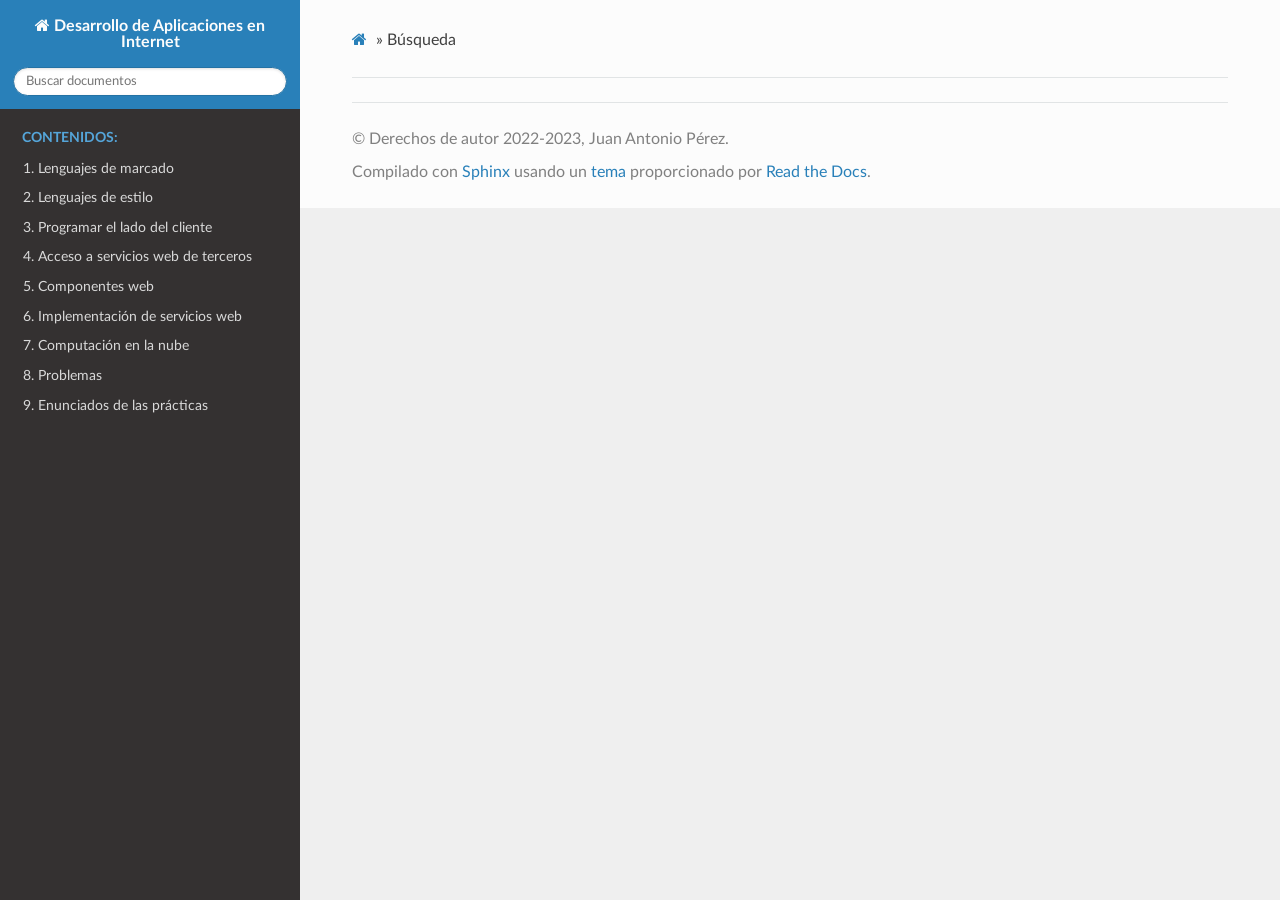
<file: search.html>
<!DOCTYPE html>
<html class="writer-html5" lang="es" >
<head>
  <meta charset="utf-8" />
  <meta name="viewport" content="width=device-width, initial-scale=1.0" />
  <title>Búsqueda &mdash; documentación de Desarrollo de Aplicaciones en Internet - </title>
      <link rel="stylesheet" href="_static/pygments.css" type="text/css" />
      <link rel="stylesheet" href="_static/css/theme.css" type="text/css" />
      <link rel="stylesheet" href="_static/css/estilos.css" type="text/css" />
    
  <!--[if lt IE 9]>
    <script src="_static/js/html5shiv.min.js"></script>
  <![endif]-->
  
        <script data-url_root="./" id="documentation_options" src="_static/documentation_options.js"></script>
        <script src="_static/jquery.js"></script>
        <script src="_static/underscore.js"></script>
        <script src="_static/_sphinx_javascript_frameworks_compat.js"></script>
        <script src="_static/doctools.js"></script>
        <script src="_static/translations.js"></script>
    <script src="_static/js/theme.js"></script>
    <script src="_static/searchtools.js"></script>
    <script src="_static/language_data.js"></script>
    <link rel="index" title="Índice" href="genindex.html" />
    <link rel="search" title="Búsqueda" href="#" /> 
</head>

<body class="wy-body-for-nav"> 
  <div class="wy-grid-for-nav">
    <nav data-toggle="wy-nav-shift" class="wy-nav-side">
      <div class="wy-side-scroll">
        <div class="wy-side-nav-search" >
            <a href="index.html" class="icon icon-home"> Desarrollo de Aplicaciones en Internet
          </a>
<div role="search">
  <form id="rtd-search-form" class="wy-form" action="#" method="get">
    <input type="text" name="q" placeholder="Buscar documentos" />
    <input type="hidden" name="check_keywords" value="yes" />
    <input type="hidden" name="area" value="default" />
  </form>
</div>
        </div><div class="wy-menu wy-menu-vertical" data-spy="affix" role="navigation" aria-label="Navigation menu">
              <p class="caption" role="heading"><span class="caption-text">Contenidos:</span></p>
<ul>
<li class="toctree-l1"><a class="reference internal" href="marcado.html">1. Lenguajes de marcado</a></li>
<li class="toctree-l1"><a class="reference internal" href="estilo.html">2. Lenguajes de estilo</a></li>
<li class="toctree-l1"><a class="reference internal" href="cliente.html">3. Programar el lado del cliente</a></li>
<li class="toctree-l1"><a class="reference internal" href="servicios.html">4. Acceso a servicios web de terceros</a></li>
<li class="toctree-l1"><a class="reference internal" href="componentes.html">5. Componentes web</a></li>
<li class="toctree-l1"><a class="reference internal" href="rest.html">6. Implementación de servicios web</a></li>
<li class="toctree-l1"><a class="reference internal" href="nube.html">7. Computación en la  nube</a></li>
<li class="toctree-l1"><a class="reference internal" href="problemas.html">8. Problemas</a></li>
<li class="toctree-l1"><a class="reference internal" href="practicas.html">9. Enunciados de las prácticas</a></li>
</ul>

        </div>
      </div>
    </nav>

    <section data-toggle="wy-nav-shift" class="wy-nav-content-wrap"><nav class="wy-nav-top" aria-label="Mobile navigation menu" >
          <i data-toggle="wy-nav-top" class="fa fa-bars"></i>
          <a href="index.html">Desarrollo de Aplicaciones en Internet</a>
      </nav>

      <div class="wy-nav-content">
        <div class="rst-content">
          <div role="navigation" aria-label="Page navigation">
  <ul class="wy-breadcrumbs">
      <li><a href="index.html" class="icon icon-home"></a> &raquo;</li>
      <li>Búsqueda</li>
      <li class="wy-breadcrumbs-aside">
      </li>
  </ul>
  <hr/>
</div>
          <div role="main" class="document" itemscope="itemscope" itemtype="http://schema.org/Article">
           <div itemprop="articleBody">
             
  <noscript>
  <div id="fallback" class="admonition warning">
    <p class="last">
      Por favor, active JavaScript para habilitar la funcionalidad de búsqueda.
    </p>
  </div>
  </noscript>

  
  <div id="search-results">
  
  </div>

           </div>
          </div>
          <footer>

  <hr/>

  <div role="contentinfo">
    <p>&#169; Derechos de autor 2022-2023, Juan Antonio Pérez.</p>
  </div>

  Compilado con <a href="https://www.sphinx-doc.org/">Sphinx</a> usando un
    <a href="https://github.com/readthedocs/sphinx_rtd_theme">tema</a>
    proporcionado por <a href="https://readthedocs.org">Read the Docs</a>.
   

</footer>
        </div>
      </div>
    </section>
  </div>
  <script>
      jQuery(function () {
          SphinxRtdTheme.Navigation.enable(true);
      });
  </script>
  <script>
    jQuery(function() { Search.loadIndex("searchindex.js"); });
  </script>
  
  <script id="searchindexloader"></script>
   


</body>
</html>
</file>
<file: _static/pygments.css>
pre { line-height: 125%; }
td.linenos .normal { color: inherit; background-color: transparent; padding-left: 5px; padding-right: 5px; }
span.linenos { color: inherit; background-color: transparent; padding-left: 5px; padding-right: 5px; }
td.linenos .special { color: #000000; background-color: #ffffc0; padding-left: 5px; padding-right: 5px; }
span.linenos.special { color: #000000; background-color: #ffffc0; padding-left: 5px; padding-right: 5px; }
.highlight .hll { background-color: #ffffcc }
.highlight { background: #f8f8f8; }
.highlight .c { color: #3D7B7B; font-style: italic } /* Comment */
.highlight .err { border: 1px solid #FF0000 } /* Error */
.highlight .k { color: #008000; font-weight: bold } /* Keyword */
.highlight .o { color: #666666 } /* Operator */
.highlight .ch { color: #3D7B7B; font-style: italic } /* Comment.Hashbang */
.highlight .cm { color: #3D7B7B; font-style: italic } /* Comment.Multiline */
.highlight .cp { color: #9C6500 } /* Comment.Preproc */
.highlight .cpf { color: #3D7B7B; font-style: italic } /* Comment.PreprocFile */
.highlight .c1 { color: #3D7B7B; font-style: italic } /* Comment.Single */
.highlight .cs { color: #3D7B7B; font-style: italic } /* Comment.Special */
.highlight .gd { color: #A00000 } /* Generic.Deleted */
.highlight .ge { font-style: italic } /* Generic.Emph */
.highlight .gr { color: #E40000 } /* Generic.Error */
.highlight .gh { color: #000080; font-weight: bold } /* Generic.Heading */
.highlight .gi { color: #008400 } /* Generic.Inserted */
.highlight .go { color: #717171 } /* Generic.Output */
.highlight .gp { color: #000080; font-weight: bold } /* Generic.Prompt */
.highlight .gs { font-weight: bold } /* Generic.Strong */
.highlight .gu { color: #800080; font-weight: bold } /* Generic.Subheading */
.highlight .gt { color: #0044DD } /* Generic.Traceback */
.highlight .kc { color: #008000; font-weight: bold } /* Keyword.Constant */
.highlight .kd { color: #008000; font-weight: bold } /* Keyword.Declaration */
.highlight .kn { color: #008000; font-weight: bold } /* Keyword.Namespace */
.highlight .kp { color: #008000 } /* Keyword.Pseudo */
.highlight .kr { color: #008000; font-weight: bold } /* Keyword.Reserved */
.highlight .kt { color: #B00040 } /* Keyword.Type */
.highlight .m { color: #666666 } /* Literal.Number */
.highlight .s { color: #BA2121 } /* Literal.String */
.highlight .na { color: #687822 } /* Name.Attribute */
.highlight .nb { color: #008000 } /* Name.Builtin */
.highlight .nc { color: #0000FF; font-weight: bold } /* Name.Class */
.highlight .no { color: #880000 } /* Name.Constant */
.highlight .nd { color: #AA22FF } /* Name.Decorator */
.highlight .ni { color: #717171; font-weight: bold } /* Name.Entity */
.highlight .ne { color: #CB3F38; font-weight: bold } /* Name.Exception */
.highlight .nf { color: #0000FF } /* Name.Function */
.highlight .nl { color: #767600 } /* Name.Label */
.highlight .nn { color: #0000FF; font-weight: bold } /* Name.Namespace */
.highlight .nt { color: #008000; font-weight: bold } /* Name.Tag */
.highlight .nv { color: #19177C } /* Name.Variable */
.highlight .ow { color: #AA22FF; font-weight: bold } /* Operator.Word */
.highlight .w { color: #bbbbbb } /* Text.Whitespace */
.highlight .mb { color: #666666 } /* Literal.Number.Bin */
.highlight .mf { color: #666666 } /* Literal.Number.Float */
.highlight .mh { color: #666666 } /* Literal.Number.Hex */
.highlight .mi { color: #666666 } /* Literal.Number.Integer */
.highlight .mo { color: #666666 } /* Literal.Number.Oct */
.highlight .sa { color: #BA2121 } /* Literal.String.Affix */
.highlight .sb { color: #BA2121 } /* Literal.String.Backtick */
.highlight .sc { color: #BA2121 } /* Literal.String.Char */
.highlight .dl { color: #BA2121 } /* Literal.String.Delimiter */
.highlight .sd { color: #BA2121; font-style: italic } /* Literal.String.Doc */
.highlight .s2 { color: #BA2121 } /* Literal.String.Double */
.highlight .se { color: #AA5D1F; font-weight: bold } /* Literal.String.Escape */
.highlight .sh { color: #BA2121 } /* Literal.String.Heredoc */
.highlight .si { color: #A45A77; font-weight: bold } /* Literal.String.Interpol */
.highlight .sx { color: #008000 } /* Literal.String.Other */
.highlight .sr { color: #A45A77 } /* Literal.String.Regex */
.highlight .s1 { color: #BA2121 } /* Literal.String.Single */
.highlight .ss { color: #19177C } /* Literal.String.Symbol */
.highlight .bp { color: #008000 } /* Name.Builtin.Pseudo */
.highlight .fm { color: #0000FF } /* Name.Function.Magic */
.highlight .vc { color: #19177C } /* Name.Variable.Class */
.highlight .vg { color: #19177C } /* Name.Variable.Global */
.highlight .vi { color: #19177C } /* Name.Variable.Instance */
.highlight .vm { color: #19177C } /* Name.Variable.Magic */
.highlight .il { color: #666666 } /* Literal.Number.Integer.Long */
</file>
<file: _static/css/theme.css>
html{box-sizing:border-box}*,:after,:before{box-sizing:inherit}article,aside,details,figcaption,figure,footer,header,hgroup,nav,section{display:block}audio,canvas,video{display:inline-block;*display:inline;*zoom:1}[hidden],audio:not([controls]){display:none}*{-webkit-box-sizing:border-box;-moz-box-sizing:border-box;box-sizing:border-box}html{font-size:100%;-webkit-text-size-adjust:100%;-ms-text-size-adjust:100%}body{margin:0}a:active,a:hover{outline:0}abbr[title]{border-bottom:1px dotted}b,strong{font-weight:700}blockquote{margin:0}dfn{font-style:italic}ins{background:#ff9;text-decoration:none}ins,mark{color:#000}mark{background:#ff0;font-style:italic;font-weight:700}.rst-content code,.rst-content tt,code,kbd,pre,samp{font-family:monospace,serif;_font-family:courier new,monospace;font-size:1em}pre{white-space:pre}q{quotes:none}q:after,q:before{content:"";content:none}small{font-size:85%}sub,sup{font-size:75%;line-height:0;position:relative;vertical-align:baseline}sup{top:-.5em}sub{bottom:-.25em}dl,ol,ul{margin:0;padding:0;list-style:none;list-style-image:none}li{list-style:none}dd{margin:0}img{border:0;-ms-interpolation-mode:bicubic;vertical-align:middle;max-width:100%}svg:not(:root){overflow:hidden}figure,form{margin:0}label{cursor:pointer}button,input,select,textarea{font-size:100%;margin:0;vertical-align:baseline;*vertical-align:middle}button,input{line-height:normal}button,input[type=button],input[type=reset],input[type=submit]{cursor:pointer;-webkit-appearance:button;*overflow:visible}button[disabled],input[disabled]{cursor:default}input[type=search]{-webkit-appearance:textfield;-moz-box-sizing:content-box;-webkit-box-sizing:content-box;box-sizing:content-box}textarea{resize:vertical}table{border-collapse:collapse;border-spacing:0}td{vertical-align:top}.chromeframe{margin:.2em 0;background:#ccc;color:#000;padding:.2em 0}.ir{display:block;border:0;text-indent:-999em;overflow:hidden;background-color:transparent;background-repeat:no-repeat;text-align:left;direction:ltr;*line-height:0}.ir br{display:none}.hidden{display:none!important;visibility:hidden}.visuallyhidden{border:0;clip:rect(0 0 0 0);height:1px;margin:-1px;overflow:hidden;padding:0;position:absolute;width:1px}.visuallyhidden.focusable:active,.visuallyhidden.focusable:focus{clip:auto;height:auto;margin:0;overflow:visible;position:static;width:auto}.invisible{visibility:hidden}.relative{position:relative}big,small{font-size:100%}@media print{body,html,section{background:none!important}*{box-shadow:none!important;text-shadow:none!important;filter:none!important;-ms-filter:none!important}a,a:visited{text-decoration:underline}.ir a:after,a[href^="#"]:after,a[href^="javascript:"]:after{content:""}blockquote,pre{page-break-inside:avoid}thead{display:table-header-group}img,tr{page-break-inside:avoid}img{max-width:100%!important}@page{margin:.5cm}.rst-content .toctree-wrapper>p.caption,h2,h3,p{orphans:3;widows:3}.rst-content .toctree-wrapper>p.caption,h2,h3{page-break-after:avoid}}.btn,.fa:before,.icon:before,.rst-content .admonition,.rst-content .admonition-title:before,.rst-content .admonition-todo,.rst-content .attention,.rst-content .caution,.rst-content .code-block-caption .headerlink:before,.rst-content .danger,.rst-content .eqno .headerlink:before,.rst-content .error,.rst-content .hint,.rst-content .important,.rst-content .note,.rst-content .seealso,.rst-content .tip,.rst-content .warning,.rst-content code.download span:first-child:before,.rst-content dl dt .headerlink:before,.rst-content h1 .headerlink:before,.rst-content h2 .headerlink:before,.rst-content h3 .headerlink:before,.rst-content h4 .headerlink:before,.rst-content h5 .headerlink:before,.rst-content h6 .headerlink:before,.rst-content p.caption .headerlink:before,.rst-content p .headerlink:before,.rst-content table>caption .headerlink:before,.rst-content tt.download span:first-child:before,.wy-alert,.wy-dropdown .caret:before,.wy-inline-validate.wy-inline-validate-danger .wy-input-context:before,.wy-inline-validate.wy-inline-validate-info .wy-input-context:before,.wy-inline-validate.wy-inline-validate-success .wy-input-context:before,.wy-inline-validate.wy-inline-validate-warning .wy-input-context:before,.wy-menu-vertical li.current>a,.wy-menu-vertical li.current>a button.toctree-expand:before,.wy-menu-vertical li.on a,.wy-menu-vertical li.on a button.toctree-expand:before,.wy-menu-vertical li button.toctree-expand:before,.wy-nav-top a,.wy-side-nav-search .wy-dropdown>a,.wy-side-nav-search>a,input[type=color],input[type=date],input[type=datetime-local],input[type=datetime],input[type=email],input[type=month],input[type=number],input[type=password],input[type=search],input[type=tel],input[type=text],input[type=time],input[type=url],input[type=week],select,textarea{-webkit-font-smoothing:antialiased}.clearfix{*zoom:1}.clearfix:after,.clearfix:before{display:table;content:""}.clearfix:after{clear:both}/*!
 *  Font Awesome 4.7.0 by @davegandy - http://fontawesome.io - @fontawesome
 *  License - http://fontawesome.io/license (Font: SIL OFL 1.1, CSS: MIT License)
 */@font-face{font-family:FontAwesome;src:url(fonts/fontawesome-webfont.eot?674f50d287a8c48dc19ba404d20fe713);src:url(fonts/fontawesome-webfont.eot?674f50d287a8c48dc19ba404d20fe713?#iefix&v=4.7.0) format("embedded-opentype"),url(fonts/fontawesome-webfont.woff2?af7ae505a9eed503f8b8e6982036873e) format("woff2"),url(fonts/fontawesome-webfont.woff?fee66e712a8a08eef5805a46892932ad) format("woff"),url(fonts/fontawesome-webfont.ttf?b06871f281fee6b241d60582ae9369b9) format("truetype"),url(fonts/fontawesome-webfont.svg?912ec66d7572ff821749319396470bde#fontawesomeregular) format("svg");font-weight:400;font-style:normal}.fa,.icon,.rst-content .admonition-title,.rst-content .code-block-caption .headerlink,.rst-content .eqno .headerlink,.rst-content code.download span:first-child,.rst-content dl dt .headerlink,.rst-content h1 .headerlink,.rst-content h2 .headerlink,.rst-content h3 .headerlink,.rst-content h4 .headerlink,.rst-content h5 .headerlink,.rst-content h6 .headerlink,.rst-content p.caption .headerlink,.rst-content p .headerlink,.rst-content table>caption .headerlink,.rst-content tt.download span:first-child,.wy-menu-vertical li.current>a button.toctree-expand,.wy-menu-vertical li.on a button.toctree-expand,.wy-menu-vertical li button.toctree-expand{display:inline-block;font:normal normal normal 14px/1 FontAwesome;font-size:inherit;text-rendering:auto;-webkit-font-smoothing:antialiased;-moz-osx-font-smoothing:grayscale}.fa-lg{font-size:1.33333em;line-height:.75em;vertical-align:-15%}.fa-2x{font-size:2em}.fa-3x{font-size:3em}.fa-4x{font-size:4em}.fa-5x{font-size:5em}.fa-fw{width:1.28571em;text-align:center}.fa-ul{padding-left:0;margin-left:2.14286em;list-style-type:none}.fa-ul>li{position:relative}.fa-li{position:absolute;left:-2.14286em;width:2.14286em;top:.14286em;text-align:center}.fa-li.fa-lg{left:-1.85714em}.fa-border{padding:.2em .25em .15em;border:.08em solid #eee;border-radius:.1em}.fa-pull-left{float:left}.fa-pull-right{float:right}.fa-pull-left.icon,.fa.fa-pull-left,.rst-content .code-block-caption .fa-pull-left.headerlink,.rst-content .eqno .fa-pull-left.headerlink,.rst-content .fa-pull-left.admonition-title,.rst-content code.download span.fa-pull-left:first-child,.rst-content dl dt .fa-pull-left.headerlink,.rst-content h1 .fa-pull-left.headerlink,.rst-content h2 .fa-pull-left.headerlink,.rst-content h3 .fa-pull-left.headerlink,.rst-content h4 .fa-pull-left.headerlink,.rst-content h5 .fa-pull-left.headerlink,.rst-content h6 .fa-pull-left.headerlink,.rst-content p .fa-pull-left.headerlink,.rst-content table>caption .fa-pull-left.headerlink,.rst-content tt.download span.fa-pull-left:first-child,.wy-menu-vertical li.current>a button.fa-pull-left.toctree-expand,.wy-menu-vertical li.on a button.fa-pull-left.toctree-expand,.wy-menu-vertical li button.fa-pull-left.toctree-expand{margin-right:.3em}.fa-pull-right.icon,.fa.fa-pull-right,.rst-content .code-block-caption .fa-pull-right.headerlink,.rst-content .eqno .fa-pull-right.headerlink,.rst-content .fa-pull-right.admonition-title,.rst-content code.download span.fa-pull-right:first-child,.rst-content dl dt .fa-pull-right.headerlink,.rst-content h1 .fa-pull-right.headerlink,.rst-content h2 .fa-pull-right.headerlink,.rst-content h3 .fa-pull-right.headerlink,.rst-content h4 .fa-pull-right.headerlink,.rst-content h5 .fa-pull-right.headerlink,.rst-content h6 .fa-pull-right.headerlink,.rst-content p .fa-pull-right.headerlink,.rst-content table>caption .fa-pull-right.headerlink,.rst-content tt.download span.fa-pull-right:first-child,.wy-menu-vertical li.current>a button.fa-pull-right.toctree-expand,.wy-menu-vertical li.on a button.fa-pull-right.toctree-expand,.wy-menu-vertical li button.fa-pull-right.toctree-expand{margin-left:.3em}.pull-right{float:right}.pull-left{float:left}.fa.pull-left,.pull-left.icon,.rst-content .code-block-caption .pull-left.headerlink,.rst-content .eqno .pull-left.headerlink,.rst-content .pull-left.admonition-title,.rst-content code.download span.pull-left:first-child,.rst-content dl dt .pull-left.headerlink,.rst-content h1 .pull-left.headerlink,.rst-content h2 .pull-left.headerlink,.rst-content h3 .pull-left.headerlink,.rst-content h4 .pull-left.headerlink,.rst-content h5 .pull-left.headerlink,.rst-content h6 .pull-left.headerlink,.rst-content p .pull-left.headerlink,.rst-content table>caption .pull-left.headerlink,.rst-content tt.download span.pull-left:first-child,.wy-menu-vertical li.current>a button.pull-left.toctree-expand,.wy-menu-vertical li.on a button.pull-left.toctree-expand,.wy-menu-vertical li button.pull-left.toctree-expand{margin-right:.3em}.fa.pull-right,.pull-right.icon,.rst-content .code-block-caption .pull-right.headerlink,.rst-content .eqno .pull-right.headerlink,.rst-content .pull-right.admonition-title,.rst-content code.download span.pull-right:first-child,.rst-content dl dt .pull-right.headerlink,.rst-content h1 .pull-right.headerlink,.rst-content h2 .pull-right.headerlink,.rst-content h3 .pull-right.headerlink,.rst-content h4 .pull-right.headerlink,.rst-content h5 .pull-right.headerlink,.rst-content h6 .pull-right.headerlink,.rst-content p .pull-right.headerlink,.rst-content table>caption .pull-right.headerlink,.rst-content tt.download span.pull-right:first-child,.wy-menu-vertical li.current>a button.pull-right.toctree-expand,.wy-menu-vertical li.on a button.pull-right.toctree-expand,.wy-menu-vertical li button.pull-right.toctree-expand{margin-left:.3em}.fa-spin{-webkit-animation:fa-spin 2s linear infinite;animation:fa-spin 2s linear infinite}.fa-pulse{-webkit-animation:fa-spin 1s steps(8) infinite;animation:fa-spin 1s steps(8) infinite}@-webkit-keyframes fa-spin{0%{-webkit-transform:rotate(0deg);transform:rotate(0deg)}to{-webkit-transform:rotate(359deg);transform:rotate(359deg)}}@keyframes fa-spin{0%{-webkit-transform:rotate(0deg);transform:rotate(0deg)}to{-webkit-transform:rotate(359deg);transform:rotate(359deg)}}.fa-rotate-90{-ms-filter:"progid:DXImageTransform.Microsoft.BasicImage(rotation=1)";-webkit-transform:rotate(90deg);-ms-transform:rotate(90deg);transform:rotate(90deg)}.fa-rotate-180{-ms-filter:"progid:DXImageTransform.Microsoft.BasicImage(rotation=2)";-webkit-transform:rotate(180deg);-ms-transform:rotate(180deg);transform:rotate(180deg)}.fa-rotate-270{-ms-filter:"progid:DXImageTransform.Microsoft.BasicImage(rotation=3)";-webkit-transform:rotate(270deg);-ms-transform:rotate(270deg);transform:rotate(270deg)}.fa-flip-horizontal{-ms-filter:"progid:DXImageTransform.Microsoft.BasicImage(rotation=0, mirror=1)";-webkit-transform:scaleX(-1);-ms-transform:scaleX(-1);transform:scaleX(-1)}.fa-flip-vertical{-ms-filter:"progid:DXImageTransform.Microsoft.BasicImage(rotation=2, mirror=1)";-webkit-transform:scaleY(-1);-ms-transform:scaleY(-1);transform:scaleY(-1)}:root .fa-flip-horizontal,:root .fa-flip-vertical,:root .fa-rotate-90,:root .fa-rotate-180,:root .fa-rotate-270{filter:none}.fa-stack{position:relative;display:inline-block;width:2em;height:2em;line-height:2em;vertical-align:middle}.fa-stack-1x,.fa-stack-2x{position:absolute;left:0;width:100%;text-align:center}.fa-stack-1x{line-height:inherit}.fa-stack-2x{font-size:2em}.fa-inverse{color:#fff}.fa-glass:before{content:""}.fa-music:before{content:""}.fa-search:before,.icon-search:before{content:""}.fa-envelope-o:before{content:""}.fa-heart:before{content:""}.fa-star:before{content:""}.fa-star-o:before{content:""}.fa-user:before{content:""}.fa-film:before{content:""}.fa-th-large:before{content:""}.fa-th:before{content:""}.fa-th-list:before{content:""}.fa-check:before{content:""}.fa-close:before,.fa-remove:before,.fa-times:before{content:""}.fa-search-plus:before{content:""}.fa-search-minus:before{content:""}.fa-power-off:before{content:""}.fa-signal:before{content:""}.fa-cog:before,.fa-gear:before{content:""}.fa-trash-o:before{content:""}.fa-home:before,.icon-home:before{content:""}.fa-file-o:before{content:""}.fa-clock-o:before{content:""}.fa-road:before{content:""}.fa-download:before,.rst-content code.download span:first-child:before,.rst-content tt.download span:first-child:before{content:""}.fa-arrow-circle-o-down:before{content:""}.fa-arrow-circle-o-up:before{content:""}.fa-inbox:before{content:""}.fa-play-circle-o:before{content:""}.fa-repeat:before,.fa-rotate-right:before{content:""}.fa-refresh:before{content:""}.fa-list-alt:before{content:""}.fa-lock:before{content:""}.fa-flag:before{content:""}.fa-headphones:before{content:""}.fa-volume-off:before{content:""}.fa-volume-down:before{content:""}.fa-volume-up:before{content:""}.fa-qrcode:before{content:""}.fa-barcode:before{content:""}.fa-tag:before{content:""}.fa-tags:before{content:""}.fa-book:before,.icon-book:before{content:""}.fa-bookmark:before{content:""}.fa-print:before{content:""}.fa-camera:before{content:""}.fa-font:before{content:""}.fa-bold:before{content:""}.fa-italic:before{content:""}.fa-text-height:before{content:""}.fa-text-width:before{content:""}.fa-align-left:before{content:""}.fa-align-center:before{content:""}.fa-align-right:before{content:""}.fa-align-justify:before{content:""}.fa-list:before{content:""}.fa-dedent:before,.fa-outdent:before{content:""}.fa-indent:before{content:""}.fa-video-camera:before{content:""}.fa-image:before,.fa-photo:before,.fa-picture-o:before{content:""}.fa-pencil:before{content:""}.fa-map-marker:before{content:""}.fa-adjust:before{content:""}.fa-tint:before{content:""}.fa-edit:before,.fa-pencil-square-o:before{content:""}.fa-share-square-o:before{content:""}.fa-check-square-o:before{content:""}.fa-arrows:before{content:""}.fa-step-backward:before{content:""}.fa-fast-backward:before{content:""}.fa-backward:before{content:""}.fa-play:before{content:""}.fa-pause:before{content:""}.fa-stop:before{content:""}.fa-forward:before{content:""}.fa-fast-forward:before{content:""}.fa-step-forward:before{content:""}.fa-eject:before{content:""}.fa-chevron-left:before{content:""}.fa-chevron-right:before{content:""}.fa-plus-circle:before{content:""}.fa-minus-circle:before{content:""}.fa-times-circle:before,.wy-inline-validate.wy-inline-validate-danger .wy-input-context:before{content:""}.fa-check-circle:before,.wy-inline-validate.wy-inline-validate-success .wy-input-context:before{content:""}.fa-question-circle:before{content:""}.fa-info-circle:before{content:""}.fa-crosshairs:before{content:""}.fa-times-circle-o:before{content:""}.fa-check-circle-o:before{content:""}.fa-ban:before{content:""}.fa-arrow-left:before{content:""}.fa-arrow-right:before{content:""}.fa-arrow-up:before{content:""}.fa-arrow-down:before{content:""}.fa-mail-forward:before,.fa-share:before{content:""}.fa-expand:before{content:""}.fa-compress:before{content:""}.fa-plus:before{content:""}.fa-minus:before{content:""}.fa-asterisk:before{content:""}.fa-exclamation-circle:before,.rst-content .admonition-title:before,.wy-inline-validate.wy-inline-validate-info .wy-input-context:before,.wy-inline-validate.wy-inline-validate-warning .wy-input-context:before{content:""}.fa-gift:before{content:""}.fa-leaf:before{content:""}.fa-fire:before,.icon-fire:before{content:""}.fa-eye:before{content:""}.fa-eye-slash:before{content:""}.fa-exclamation-triangle:before,.fa-warning:before{content:""}.fa-plane:before{content:""}.fa-calendar:before{content:""}.fa-random:before{content:""}.fa-comment:before{content:""}.fa-magnet:before{content:""}.fa-chevron-up:before{content:""}.fa-chevron-down:before{content:""}.fa-retweet:before{content:""}.fa-shopping-cart:before{content:""}.fa-folder:before{content:""}.fa-folder-open:before{content:""}.fa-arrows-v:before{content:""}.fa-arrows-h:before{content:""}.fa-bar-chart-o:before,.fa-bar-chart:before{content:""}.fa-twitter-square:before{content:""}.fa-facebook-square:before{content:""}.fa-camera-retro:before{content:""}.fa-key:before{content:""}.fa-cogs:before,.fa-gears:before{content:""}.fa-comments:before{content:""}.fa-thumbs-o-up:before{content:""}.fa-thumbs-o-down:before{content:""}.fa-star-half:before{content:""}.fa-heart-o:before{content:""}.fa-sign-out:before{content:""}.fa-linkedin-square:before{content:""}.fa-thumb-tack:before{content:""}.fa-external-link:before{content:""}.fa-sign-in:before{content:""}.fa-trophy:before{content:""}.fa-github-square:before{content:""}.fa-upload:before{content:""}.fa-lemon-o:before{content:""}.fa-phone:before{content:""}.fa-square-o:before{content:""}.fa-bookmark-o:before{content:""}.fa-phone-square:before{content:""}.fa-twitter:before{content:""}.fa-facebook-f:before,.fa-facebook:before{content:""}.fa-github:before,.icon-github:before{content:""}.fa-unlock:before{content:""}.fa-credit-card:before{content:""}.fa-feed:before,.fa-rss:before{content:""}.fa-hdd-o:before{content:""}.fa-bullhorn:before{content:""}.fa-bell:before{content:""}.fa-certificate:before{content:""}.fa-hand-o-right:before{content:""}.fa-hand-o-left:before{content:""}.fa-hand-o-up:before{content:""}.fa-hand-o-down:before{content:""}.fa-arrow-circle-left:before,.icon-circle-arrow-left:before{content:""}.fa-arrow-circle-right:before,.icon-circle-arrow-right:before{content:""}.fa-arrow-circle-up:before{content:""}.fa-arrow-circle-down:before{content:""}.fa-globe:before{content:""}.fa-wrench:before{content:""}.fa-tasks:before{content:""}.fa-filter:before{content:""}.fa-briefcase:before{content:""}.fa-arrows-alt:before{content:""}.fa-group:before,.fa-users:before{content:""}.fa-chain:before,.fa-link:before,.icon-link:before{content:""}.fa-cloud:before{content:""}.fa-flask:before{content:""}.fa-cut:before,.fa-scissors:before{content:""}.fa-copy:before,.fa-files-o:before{content:""}.fa-paperclip:before{content:""}.fa-floppy-o:before,.fa-save:before{content:""}.fa-square:before{content:""}.fa-bars:before,.fa-navicon:before,.fa-reorder:before{content:""}.fa-list-ul:before{content:""}.fa-list-ol:before{content:""}.fa-strikethrough:before{content:""}.fa-underline:before{content:""}.fa-table:before{content:""}.fa-magic:before{content:""}.fa-truck:before{content:""}.fa-pinterest:before{content:""}.fa-pinterest-square:before{content:""}.fa-google-plus-square:before{content:""}.fa-google-plus:before{content:""}.fa-money:before{content:""}.fa-caret-down:before,.icon-caret-down:before,.wy-dropdown .caret:before{content:""}.fa-caret-up:before{content:""}.fa-caret-left:before{content:""}.fa-caret-right:before{content:""}.fa-columns:before{content:""}.fa-sort:before,.fa-unsorted:before{content:""}.fa-sort-desc:before,.fa-sort-down:before{content:""}.fa-sort-asc:before,.fa-sort-up:before{content:""}.fa-envelope:before{content:""}.fa-linkedin:before{content:""}.fa-rotate-left:before,.fa-undo:before{content:""}.fa-gavel:before,.fa-legal:before{content:""}.fa-dashboard:before,.fa-tachometer:before{content:""}.fa-comment-o:before{content:""}.fa-comments-o:before{content:""}.fa-bolt:before,.fa-flash:before{content:""}.fa-sitemap:before{content:""}.fa-umbrella:before{content:""}.fa-clipboard:before,.fa-paste:before{content:""}.fa-lightbulb-o:before{content:""}.fa-exchange:before{content:""}.fa-cloud-download:before{content:""}.fa-cloud-upload:before{content:""}.fa-user-md:before{content:""}.fa-stethoscope:before{content:""}.fa-suitcase:before{content:""}.fa-bell-o:before{content:""}.fa-coffee:before{content:""}.fa-cutlery:before{content:""}.fa-file-text-o:before{content:""}.fa-building-o:before{content:""}.fa-hospital-o:before{content:""}.fa-ambulance:before{content:""}.fa-medkit:before{content:""}.fa-fighter-jet:before{content:""}.fa-beer:before{content:""}.fa-h-square:before{content:""}.fa-plus-square:before{content:""}.fa-angle-double-left:before{content:""}.fa-angle-double-right:before{content:""}.fa-angle-double-up:before{content:""}.fa-angle-double-down:before{content:""}.fa-angle-left:before{content:""}.fa-angle-right:before{content:""}.fa-angle-up:before{content:""}.fa-angle-down:before{content:""}.fa-desktop:before{content:""}.fa-laptop:before{content:""}.fa-tablet:before{content:""}.fa-mobile-phone:before,.fa-mobile:before{content:""}.fa-circle-o:before{content:""}.fa-quote-left:before{content:""}.fa-quote-right:before{content:""}.fa-spinner:before{content:""}.fa-circle:before{content:""}.fa-mail-reply:before,.fa-reply:before{content:""}.fa-github-alt:before{content:""}.fa-folder-o:before{content:""}.fa-folder-open-o:before{content:""}.fa-smile-o:before{content:""}.fa-frown-o:before{content:""}.fa-meh-o:before{content:""}.fa-gamepad:before{content:""}.fa-keyboard-o:before{content:""}.fa-flag-o:before{content:""}.fa-flag-checkered:before{content:""}.fa-terminal:before{content:""}.fa-code:before{content:""}.fa-mail-reply-all:before,.fa-reply-all:before{content:""}.fa-star-half-empty:before,.fa-star-half-full:before,.fa-star-half-o:before{content:""}.fa-location-arrow:before{content:""}.fa-crop:before{content:""}.fa-code-fork:before{content:""}.fa-chain-broken:before,.fa-unlink:before{content:""}.fa-question:before{content:""}.fa-info:before{content:""}.fa-exclamation:before{content:""}.fa-superscript:before{content:""}.fa-subscript:before{content:""}.fa-eraser:before{content:""}.fa-puzzle-piece:before{content:""}.fa-microphone:before{content:""}.fa-microphone-slash:before{content:""}.fa-shield:before{content:""}.fa-calendar-o:before{content:""}.fa-fire-extinguisher:before{content:""}.fa-rocket:before{content:""}.fa-maxcdn:before{content:""}.fa-chevron-circle-left:before{content:""}.fa-chevron-circle-right:before{content:""}.fa-chevron-circle-up:before{content:""}.fa-chevron-circle-down:before{content:""}.fa-html5:before{content:""}.fa-css3:before{content:""}.fa-anchor:before{content:""}.fa-unlock-alt:before{content:""}.fa-bullseye:before{content:""}.fa-ellipsis-h:before{content:""}.fa-ellipsis-v:before{content:""}.fa-rss-square:before{content:""}.fa-play-circle:before{content:""}.fa-ticket:before{content:""}.fa-minus-square:before{content:""}.fa-minus-square-o:before,.wy-menu-vertical li.current>a button.toctree-expand:before,.wy-menu-vertical li.on a button.toctree-expand:before{content:""}.fa-level-up:before{content:""}.fa-level-down:before{content:""}.fa-check-square:before{content:""}.fa-pencil-square:before{content:""}.fa-external-link-square:before{content:""}.fa-share-square:before{content:""}.fa-compass:before{content:""}.fa-caret-square-o-down:before,.fa-toggle-down:before{content:""}.fa-caret-square-o-up:before,.fa-toggle-up:before{content:""}.fa-caret-square-o-right:before,.fa-toggle-right:before{content:""}.fa-eur:before,.fa-euro:before{content:""}.fa-gbp:before{content:""}.fa-dollar:before,.fa-usd:before{content:""}.fa-inr:before,.fa-rupee:before{content:""}.fa-cny:before,.fa-jpy:before,.fa-rmb:before,.fa-yen:before{content:""}.fa-rouble:before,.fa-rub:before,.fa-ruble:before{content:""}.fa-krw:before,.fa-won:before{content:""}.fa-bitcoin:before,.fa-btc:before{content:""}.fa-file:before{content:""}.fa-file-text:before{content:""}.fa-sort-alpha-asc:before{content:""}.fa-sort-alpha-desc:before{content:""}.fa-sort-amount-asc:before{content:""}.fa-sort-amount-desc:before{content:""}.fa-sort-numeric-asc:before{content:""}.fa-sort-numeric-desc:before{content:""}.fa-thumbs-up:before{content:""}.fa-thumbs-down:before{content:""}.fa-youtube-square:before{content:""}.fa-youtube:before{content:""}.fa-xing:before{content:""}.fa-xing-square:before{content:""}.fa-youtube-play:before{content:""}.fa-dropbox:before{content:""}.fa-stack-overflow:before{content:""}.fa-instagram:before{content:""}.fa-flickr:before{content:""}.fa-adn:before{content:""}.fa-bitbucket:before,.icon-bitbucket:before{content:""}.fa-bitbucket-square:before{content:""}.fa-tumblr:before{content:""}.fa-tumblr-square:before{content:""}.fa-long-arrow-down:before{content:""}.fa-long-arrow-up:before{content:""}.fa-long-arrow-left:before{content:""}.fa-long-arrow-right:before{content:""}.fa-apple:before{content:""}.fa-windows:before{content:""}.fa-android:before{content:""}.fa-linux:before{content:""}.fa-dribbble:before{content:""}.fa-skype:before{content:""}.fa-foursquare:before{content:""}.fa-trello:before{content:""}.fa-female:before{content:""}.fa-male:before{content:""}.fa-gittip:before,.fa-gratipay:before{content:""}.fa-sun-o:before{content:""}.fa-moon-o:before{content:""}.fa-archive:before{content:""}.fa-bug:before{content:""}.fa-vk:before{content:""}.fa-weibo:before{content:""}.fa-renren:before{content:""}.fa-pagelines:before{content:""}.fa-stack-exchange:before{content:""}.fa-arrow-circle-o-right:before{content:""}.fa-arrow-circle-o-left:before{content:""}.fa-caret-square-o-left:before,.fa-toggle-left:before{content:""}.fa-dot-circle-o:before{content:""}.fa-wheelchair:before{content:""}.fa-vimeo-square:before{content:""}.fa-try:before,.fa-turkish-lira:before{content:""}.fa-plus-square-o:before,.wy-menu-vertical li button.toctree-expand:before{content:""}.fa-space-shuttle:before{content:""}.fa-slack:before{content:""}.fa-envelope-square:before{content:""}.fa-wordpress:before{content:""}.fa-openid:before{content:""}.fa-bank:before,.fa-institution:before,.fa-university:before{content:""}.fa-graduation-cap:before,.fa-mortar-board:before{content:""}.fa-yahoo:before{content:""}.fa-google:before{content:""}.fa-reddit:before{content:""}.fa-reddit-square:before{content:""}.fa-stumbleupon-circle:before{content:""}.fa-stumbleupon:before{content:""}.fa-delicious:before{content:""}.fa-digg:before{content:""}.fa-pied-piper-pp:before{content:""}.fa-pied-piper-alt:before{content:""}.fa-drupal:before{content:""}.fa-joomla:before{content:""}.fa-language:before{content:""}.fa-fax:before{content:""}.fa-building:before{content:""}.fa-child:before{content:""}.fa-paw:before{content:""}.fa-spoon:before{content:""}.fa-cube:before{content:""}.fa-cubes:before{content:""}.fa-behance:before{content:""}.fa-behance-square:before{content:""}.fa-steam:before{content:""}.fa-steam-square:before{content:""}.fa-recycle:before{content:""}.fa-automobile:before,.fa-car:before{content:""}.fa-cab:before,.fa-taxi:before{content:""}.fa-tree:before{content:""}.fa-spotify:before{content:""}.fa-deviantart:before{content:""}.fa-soundcloud:before{content:""}.fa-database:before{content:""}.fa-file-pdf-o:before{content:""}.fa-file-word-o:before{content:""}.fa-file-excel-o:before{content:""}.fa-file-powerpoint-o:before{content:""}.fa-file-image-o:before,.fa-file-photo-o:before,.fa-file-picture-o:before{content:""}.fa-file-archive-o:before,.fa-file-zip-o:before{content:""}.fa-file-audio-o:before,.fa-file-sound-o:before{content:""}.fa-file-movie-o:before,.fa-file-video-o:before{content:""}.fa-file-code-o:before{content:""}.fa-vine:before{content:""}.fa-codepen:before{content:""}.fa-jsfiddle:before{content:""}.fa-life-bouy:before,.fa-life-buoy:before,.fa-life-ring:before,.fa-life-saver:before,.fa-support:before{content:""}.fa-circle-o-notch:before{content:""}.fa-ra:before,.fa-rebel:before,.fa-resistance:before{content:""}.fa-empire:before,.fa-ge:before{content:""}.fa-git-square:before{content:""}.fa-git:before{content:""}.fa-hacker-news:before,.fa-y-combinator-square:before,.fa-yc-square:before{content:""}.fa-tencent-weibo:before{content:""}.fa-qq:before{content:""}.fa-wechat:before,.fa-weixin:before{content:""}.fa-paper-plane:before,.fa-send:before{content:""}.fa-paper-plane-o:before,.fa-send-o:before{content:""}.fa-history:before{content:""}.fa-circle-thin:before{content:""}.fa-header:before{content:""}.fa-paragraph:before{content:""}.fa-sliders:before{content:""}.fa-share-alt:before{content:""}.fa-share-alt-square:before{content:""}.fa-bomb:before{content:""}.fa-futbol-o:before,.fa-soccer-ball-o:before{content:""}.fa-tty:before{content:""}.fa-binoculars:before{content:""}.fa-plug:before{content:""}.fa-slideshare:before{content:""}.fa-twitch:before{content:""}.fa-yelp:before{content:""}.fa-newspaper-o:before{content:""}.fa-wifi:before{content:""}.fa-calculator:before{content:""}.fa-paypal:before{content:""}.fa-google-wallet:before{content:""}.fa-cc-visa:before{content:""}.fa-cc-mastercard:before{content:""}.fa-cc-discover:before{content:""}.fa-cc-amex:before{content:""}.fa-cc-paypal:before{content:""}.fa-cc-stripe:before{content:""}.fa-bell-slash:before{content:""}.fa-bell-slash-o:before{content:""}.fa-trash:before{content:""}.fa-copyright:before{content:""}.fa-at:before{content:""}.fa-eyedropper:before{content:""}.fa-paint-brush:before{content:""}.fa-birthday-cake:before{content:""}.fa-area-chart:before{content:""}.fa-pie-chart:before{content:""}.fa-line-chart:before{content:""}.fa-lastfm:before{content:""}.fa-lastfm-square:before{content:""}.fa-toggle-off:before{content:""}.fa-toggle-on:before{content:""}.fa-bicycle:before{content:""}.fa-bus:before{content:""}.fa-ioxhost:before{content:""}.fa-angellist:before{content:""}.fa-cc:before{content:""}.fa-ils:before,.fa-shekel:before,.fa-sheqel:before{content:""}.fa-meanpath:before{content:""}.fa-buysellads:before{content:""}.fa-connectdevelop:before{content:""}.fa-dashcube:before{content:""}.fa-forumbee:before{content:""}.fa-leanpub:before{content:""}.fa-sellsy:before{content:""}.fa-shirtsinbulk:before{content:""}.fa-simplybuilt:before{content:""}.fa-skyatlas:before{content:""}.fa-cart-plus:before{content:""}.fa-cart-arrow-down:before{content:""}.fa-diamond:before{content:""}.fa-ship:before{content:""}.fa-user-secret:before{content:""}.fa-motorcycle:before{content:""}.fa-street-view:before{content:""}.fa-heartbeat:before{content:""}.fa-venus:before{content:""}.fa-mars:before{content:""}.fa-mercury:before{content:""}.fa-intersex:before,.fa-transgender:before{content:""}.fa-transgender-alt:before{content:""}.fa-venus-double:before{content:""}.fa-mars-double:before{content:""}.fa-venus-mars:before{content:""}.fa-mars-stroke:before{content:""}.fa-mars-stroke-v:before{content:""}.fa-mars-stroke-h:before{content:""}.fa-neuter:before{content:""}.fa-genderless:before{content:""}.fa-facebook-official:before{content:""}.fa-pinterest-p:before{content:""}.fa-whatsapp:before{content:""}.fa-server:before{content:""}.fa-user-plus:before{content:""}.fa-user-times:before{content:""}.fa-bed:before,.fa-hotel:before{content:""}.fa-viacoin:before{content:""}.fa-train:before{content:""}.fa-subway:before{content:""}.fa-medium:before{content:""}.fa-y-combinator:before,.fa-yc:before{content:""}.fa-optin-monster:before{content:""}.fa-opencart:before{content:""}.fa-expeditedssl:before{content:""}.fa-battery-4:before,.fa-battery-full:before,.fa-battery:before{content:""}.fa-battery-3:before,.fa-battery-three-quarters:before{content:""}.fa-battery-2:before,.fa-battery-half:before{content:""}.fa-battery-1:before,.fa-battery-quarter:before{content:""}.fa-battery-0:before,.fa-battery-empty:before{content:""}.fa-mouse-pointer:before{content:""}.fa-i-cursor:before{content:""}.fa-object-group:before{content:""}.fa-object-ungroup:before{content:""}.fa-sticky-note:before{content:""}.fa-sticky-note-o:before{content:""}.fa-cc-jcb:before{content:""}.fa-cc-diners-club:before{content:""}.fa-clone:before{content:""}.fa-balance-scale:before{content:""}.fa-hourglass-o:before{content:""}.fa-hourglass-1:before,.fa-hourglass-start:before{content:""}.fa-hourglass-2:before,.fa-hourglass-half:before{content:""}.fa-hourglass-3:before,.fa-hourglass-end:before{content:""}.fa-hourglass:before{content:""}.fa-hand-grab-o:before,.fa-hand-rock-o:before{content:""}.fa-hand-paper-o:before,.fa-hand-stop-o:before{content:""}.fa-hand-scissors-o:before{content:""}.fa-hand-lizard-o:before{content:""}.fa-hand-spock-o:before{content:""}.fa-hand-pointer-o:before{content:""}.fa-hand-peace-o:before{content:""}.fa-trademark:before{content:""}.fa-registered:before{content:""}.fa-creative-commons:before{content:""}.fa-gg:before{content:""}.fa-gg-circle:before{content:""}.fa-tripadvisor:before{content:""}.fa-odnoklassniki:before{content:""}.fa-odnoklassniki-square:before{content:""}.fa-get-pocket:before{content:""}.fa-wikipedia-w:before{content:""}.fa-safari:before{content:""}.fa-chrome:before{content:""}.fa-firefox:before{content:""}.fa-opera:before{content:""}.fa-internet-explorer:before{content:""}.fa-television:before,.fa-tv:before{content:""}.fa-contao:before{content:""}.fa-500px:before{content:""}.fa-amazon:before{content:""}.fa-calendar-plus-o:before{content:""}.fa-calendar-minus-o:before{content:""}.fa-calendar-times-o:before{content:""}.fa-calendar-check-o:before{content:""}.fa-industry:before{content:""}.fa-map-pin:before{content:""}.fa-map-signs:before{content:""}.fa-map-o:before{content:""}.fa-map:before{content:""}.fa-commenting:before{content:""}.fa-commenting-o:before{content:""}.fa-houzz:before{content:""}.fa-vimeo:before{content:""}.fa-black-tie:before{content:""}.fa-fonticons:before{content:""}.fa-reddit-alien:before{content:""}.fa-edge:before{content:""}.fa-credit-card-alt:before{content:""}.fa-codiepie:before{content:""}.fa-modx:before{content:""}.fa-fort-awesome:before{content:""}.fa-usb:before{content:""}.fa-product-hunt:before{content:""}.fa-mixcloud:before{content:""}.fa-scribd:before{content:""}.fa-pause-circle:before{content:""}.fa-pause-circle-o:before{content:""}.fa-stop-circle:before{content:""}.fa-stop-circle-o:before{content:""}.fa-shopping-bag:before{content:""}.fa-shopping-basket:before{content:""}.fa-hashtag:before{content:""}.fa-bluetooth:before{content:""}.fa-bluetooth-b:before{content:""}.fa-percent:before{content:""}.fa-gitlab:before,.icon-gitlab:before{content:""}.fa-wpbeginner:before{content:""}.fa-wpforms:before{content:""}.fa-envira:before{content:""}.fa-universal-access:before{content:""}.fa-wheelchair-alt:before{content:""}.fa-question-circle-o:before{content:""}.fa-blind:before{content:""}.fa-audio-description:before{content:""}.fa-volume-control-phone:before{content:""}.fa-braille:before{content:""}.fa-assistive-listening-systems:before{content:""}.fa-american-sign-language-interpreting:before,.fa-asl-interpreting:before{content:""}.fa-deaf:before,.fa-deafness:before,.fa-hard-of-hearing:before{content:""}.fa-glide:before{content:""}.fa-glide-g:before{content:""}.fa-sign-language:before,.fa-signing:before{content:""}.fa-low-vision:before{content:""}.fa-viadeo:before{content:""}.fa-viadeo-square:before{content:""}.fa-snapchat:before{content:""}.fa-snapchat-ghost:before{content:""}.fa-snapchat-square:before{content:""}.fa-pied-piper:before{content:""}.fa-first-order:before{content:""}.fa-yoast:before{content:""}.fa-themeisle:before{content:""}.fa-google-plus-circle:before,.fa-google-plus-official:before{content:""}.fa-fa:before,.fa-font-awesome:before{content:""}.fa-handshake-o:before{content:""}.fa-envelope-open:before{content:""}.fa-envelope-open-o:before{content:""}.fa-linode:before{content:""}.fa-address-book:before{content:""}.fa-address-book-o:before{content:""}.fa-address-card:before,.fa-vcard:before{content:""}.fa-address-card-o:before,.fa-vcard-o:before{content:""}.fa-user-circle:before{content:""}.fa-user-circle-o:before{content:""}.fa-user-o:before{content:""}.fa-id-badge:before{content:""}.fa-drivers-license:before,.fa-id-card:before{content:""}.fa-drivers-license-o:before,.fa-id-card-o:before{content:""}.fa-quora:before{content:""}.fa-free-code-camp:before{content:""}.fa-telegram:before{content:""}.fa-thermometer-4:before,.fa-thermometer-full:before,.fa-thermometer:before{content:""}.fa-thermometer-3:before,.fa-thermometer-three-quarters:before{content:""}.fa-thermometer-2:before,.fa-thermometer-half:before{content:""}.fa-thermometer-1:before,.fa-thermometer-quarter:before{content:""}.fa-thermometer-0:before,.fa-thermometer-empty:before{content:""}.fa-shower:before{content:""}.fa-bath:before,.fa-bathtub:before,.fa-s15:before{content:""}.fa-podcast:before{content:""}.fa-window-maximize:before{content:""}.fa-window-minimize:before{content:""}.fa-window-restore:before{content:""}.fa-times-rectangle:before,.fa-window-close:before{content:""}.fa-times-rectangle-o:before,.fa-window-close-o:before{content:""}.fa-bandcamp:before{content:""}.fa-grav:before{content:""}.fa-etsy:before{content:""}.fa-imdb:before{content:""}.fa-ravelry:before{content:""}.fa-eercast:before{content:""}.fa-microchip:before{content:""}.fa-snowflake-o:before{content:""}.fa-superpowers:before{content:""}.fa-wpexplorer:before{content:""}.fa-meetup:before{content:""}.sr-only{position:absolute;width:1px;height:1px;padding:0;margin:-1px;overflow:hidden;clip:rect(0,0,0,0);border:0}.sr-only-focusable:active,.sr-only-focusable:focus{position:static;width:auto;height:auto;margin:0;overflow:visible;clip:auto}.fa,.icon,.rst-content .admonition-title,.rst-content .code-block-caption .headerlink,.rst-content .eqno .headerlink,.rst-content code.download span:first-child,.rst-content dl dt .headerlink,.rst-content h1 .headerlink,.rst-content h2 .headerlink,.rst-content h3 .headerlink,.rst-content h4 .headerlink,.rst-content h5 .headerlink,.rst-content h6 .headerlink,.rst-content p.caption .headerlink,.rst-content p .headerlink,.rst-content table>caption .headerlink,.rst-content tt.download span:first-child,.wy-dropdown .caret,.wy-inline-validate.wy-inline-validate-danger .wy-input-context,.wy-inline-validate.wy-inline-validate-info .wy-input-context,.wy-inline-validate.wy-inline-validate-success .wy-input-context,.wy-inline-validate.wy-inline-validate-warning .wy-input-context,.wy-menu-vertical li.current>a button.toctree-expand,.wy-menu-vertical li.on a button.toctree-expand,.wy-menu-vertical li button.toctree-expand{font-family:inherit}.fa:before,.icon:before,.rst-content .admonition-title:before,.rst-content .code-block-caption .headerlink:before,.rst-content .eqno .headerlink:before,.rst-content code.download span:first-child:before,.rst-content dl dt .headerlink:before,.rst-content h1 .headerlink:before,.rst-content h2 .headerlink:before,.rst-content h3 .headerlink:before,.rst-content h4 .headerlink:before,.rst-content h5 .headerlink:before,.rst-content h6 .headerlink:before,.rst-content p.caption .headerlink:before,.rst-content p .headerlink:before,.rst-content table>caption .headerlink:before,.rst-content tt.download span:first-child:before,.wy-dropdown .caret:before,.wy-inline-validate.wy-inline-validate-danger .wy-input-context:before,.wy-inline-validate.wy-inline-validate-info .wy-input-context:before,.wy-inline-validate.wy-inline-validate-success .wy-input-context:before,.wy-inline-validate.wy-inline-validate-warning .wy-input-context:before,.wy-menu-vertical li.current>a button.toctree-expand:before,.wy-menu-vertical li.on a button.toctree-expand:before,.wy-menu-vertical li button.toctree-expand:before{font-family:FontAwesome;display:inline-block;font-style:normal;font-weight:400;line-height:1;text-decoration:inherit}.rst-content .code-block-caption a .headerlink,.rst-content .eqno a .headerlink,.rst-content a .admonition-title,.rst-content code.download a span:first-child,.rst-content dl dt a .headerlink,.rst-content h1 a .headerlink,.rst-content h2 a .headerlink,.rst-content h3 a .headerlink,.rst-content h4 a .headerlink,.rst-content h5 a .headerlink,.rst-content h6 a .headerlink,.rst-content p.caption a .headerlink,.rst-content p a .headerlink,.rst-content table>caption a .headerlink,.rst-content tt.download a span:first-child,.wy-menu-vertical li.current>a button.toctree-expand,.wy-menu-vertical li.on a button.toctree-expand,.wy-menu-vertical li a button.toctree-expand,a .fa,a .icon,a .rst-content .admonition-title,a .rst-content .code-block-caption .headerlink,a .rst-content .eqno .headerlink,a .rst-content code.download span:first-child,a .rst-content dl dt .headerlink,a .rst-content h1 .headerlink,a .rst-content h2 .headerlink,a .rst-content h3 .headerlink,a .rst-content h4 .headerlink,a .rst-content h5 .headerlink,a .rst-content h6 .headerlink,a .rst-content p.caption .headerlink,a .rst-content p .headerlink,a .rst-content table>caption .headerlink,a .rst-content tt.download span:first-child,a .wy-menu-vertical li button.toctree-expand{display:inline-block;text-decoration:inherit}.btn .fa,.btn .icon,.btn .rst-content .admonition-title,.btn .rst-content .code-block-caption .headerlink,.btn .rst-content .eqno .headerlink,.btn .rst-content code.download span:first-child,.btn .rst-content dl dt .headerlink,.btn .rst-content h1 .headerlink,.btn .rst-content h2 .headerlink,.btn .rst-content h3 .headerlink,.btn .rst-content h4 .headerlink,.btn .rst-content h5 .headerlink,.btn .rst-content h6 .headerlink,.btn .rst-content p .headerlink,.btn .rst-content table>caption .headerlink,.btn .rst-content tt.download span:first-child,.btn .wy-menu-vertical li.current>a button.toctree-expand,.btn .wy-menu-vertical li.on a button.toctree-expand,.btn .wy-menu-vertical li button.toctree-expand,.nav .fa,.nav .icon,.nav .rst-content .admonition-title,.nav .rst-content .code-block-caption .headerlink,.nav .rst-content .eqno .headerlink,.nav .rst-content code.download span:first-child,.nav .rst-content dl dt .headerlink,.nav .rst-content h1 .headerlink,.nav .rst-content h2 .headerlink,.nav .rst-content h3 .headerlink,.nav .rst-content h4 .headerlink,.nav .rst-content h5 .headerlink,.nav .rst-content h6 .headerlink,.nav .rst-content p .headerlink,.nav .rst-content table>caption .headerlink,.nav .rst-content tt.download span:first-child,.nav .wy-menu-vertical li.current>a button.toctree-expand,.nav .wy-menu-vertical li.on a button.toctree-expand,.nav .wy-menu-vertical li button.toctree-expand,.rst-content .btn .admonition-title,.rst-content .code-block-caption .btn .headerlink,.rst-content .code-block-caption .nav .headerlink,.rst-content .eqno .btn .headerlink,.rst-content .eqno .nav .headerlink,.rst-content .nav .admonition-title,.rst-content code.download .btn span:first-child,.rst-content code.download .nav span:first-child,.rst-content dl dt .btn .headerlink,.rst-content dl dt .nav .headerlink,.rst-content h1 .btn .headerlink,.rst-content h1 .nav .headerlink,.rst-content h2 .btn .headerlink,.rst-content h2 .nav .headerlink,.rst-content h3 .btn .headerlink,.rst-content h3 .nav .headerlink,.rst-content h4 .btn .headerlink,.rst-content h4 .nav .headerlink,.rst-content h5 .btn .headerlink,.rst-content h5 .nav .headerlink,.rst-content h6 .btn .headerlink,.rst-content h6 .nav .headerlink,.rst-content p .btn .headerlink,.rst-content p .nav .headerlink,.rst-content table>caption .btn .headerlink,.rst-content table>caption .nav .headerlink,.rst-content tt.download .btn span:first-child,.rst-content tt.download .nav span:first-child,.wy-menu-vertical li .btn button.toctree-expand,.wy-menu-vertical li.current>a .btn button.toctree-expand,.wy-menu-vertical li.current>a .nav button.toctree-expand,.wy-menu-vertical li .nav button.toctree-expand,.wy-menu-vertical li.on a .btn button.toctree-expand,.wy-menu-vertical li.on a .nav button.toctree-expand{display:inline}.btn .fa-large.icon,.btn .fa.fa-large,.btn .rst-content .code-block-caption .fa-large.headerlink,.btn .rst-content .eqno .fa-large.headerlink,.btn .rst-content .fa-large.admonition-title,.btn .rst-content code.download span.fa-large:first-child,.btn .rst-content dl dt .fa-large.headerlink,.btn .rst-content h1 .fa-large.headerlink,.btn .rst-content h2 .fa-large.headerlink,.btn .rst-content h3 .fa-large.headerlink,.btn .rst-content h4 .fa-large.headerlink,.btn .rst-content h5 .fa-large.headerlink,.btn .rst-content h6 .fa-large.headerlink,.btn .rst-content p .fa-large.headerlink,.btn .rst-content table>caption .fa-large.headerlink,.btn .rst-content tt.download span.fa-large:first-child,.btn .wy-menu-vertical li button.fa-large.toctree-expand,.nav .fa-large.icon,.nav .fa.fa-large,.nav .rst-content .code-block-caption .fa-large.headerlink,.nav .rst-content .eqno .fa-large.headerlink,.nav .rst-content .fa-large.admonition-title,.nav .rst-content code.download span.fa-large:first-child,.nav .rst-content dl dt .fa-large.headerlink,.nav .rst-content h1 .fa-large.headerlink,.nav .rst-content h2 .fa-large.headerlink,.nav .rst-content h3 .fa-large.headerlink,.nav .rst-content h4 .fa-large.headerlink,.nav .rst-content h5 .fa-large.headerlink,.nav .rst-content h6 .fa-large.headerlink,.nav .rst-content p .fa-large.headerlink,.nav .rst-content table>caption .fa-large.headerlink,.nav .rst-content tt.download span.fa-large:first-child,.nav .wy-menu-vertical li button.fa-large.toctree-expand,.rst-content .btn .fa-large.admonition-title,.rst-content .code-block-caption .btn .fa-large.headerlink,.rst-content .code-block-caption .nav .fa-large.headerlink,.rst-content .eqno .btn .fa-large.headerlink,.rst-content .eqno .nav .fa-large.headerlink,.rst-content .nav .fa-large.admonition-title,.rst-content code.download .btn span.fa-large:first-child,.rst-content code.download .nav span.fa-large:first-child,.rst-content dl dt .btn .fa-large.headerlink,.rst-content dl dt .nav .fa-large.headerlink,.rst-content h1 .btn .fa-large.headerlink,.rst-content h1 .nav .fa-large.headerlink,.rst-content h2 .btn .fa-large.headerlink,.rst-content h2 .nav .fa-large.headerlink,.rst-content h3 .btn .fa-large.headerlink,.rst-content h3 .nav .fa-large.headerlink,.rst-content h4 .btn .fa-large.headerlink,.rst-content h4 .nav .fa-large.headerlink,.rst-content h5 .btn .fa-large.headerlink,.rst-content h5 .nav .fa-large.headerlink,.rst-content h6 .btn .fa-large.headerlink,.rst-content h6 .nav .fa-large.headerlink,.rst-content p .btn .fa-large.headerlink,.rst-content p .nav .fa-large.headerlink,.rst-content table>caption .btn .fa-large.headerlink,.rst-content table>caption .nav .fa-large.headerlink,.rst-content tt.download .btn span.fa-large:first-child,.rst-content tt.download .nav span.fa-large:first-child,.wy-menu-vertical li .btn button.fa-large.toctree-expand,.wy-menu-vertical li .nav button.fa-large.toctree-expand{line-height:.9em}.btn .fa-spin.icon,.btn .fa.fa-spin,.btn .rst-content .code-block-caption .fa-spin.headerlink,.btn .rst-content .eqno .fa-spin.headerlink,.btn .rst-content .fa-spin.admonition-title,.btn .rst-content code.download span.fa-spin:first-child,.btn .rst-content dl dt .fa-spin.headerlink,.btn .rst-content h1 .fa-spin.headerlink,.btn .rst-content h2 .fa-spin.headerlink,.btn .rst-content h3 .fa-spin.headerlink,.btn .rst-content h4 .fa-spin.headerlink,.btn .rst-content h5 .fa-spin.headerlink,.btn .rst-content h6 .fa-spin.headerlink,.btn .rst-content p .fa-spin.headerlink,.btn .rst-content table>caption .fa-spin.headerlink,.btn .rst-content tt.download span.fa-spin:first-child,.btn .wy-menu-vertical li button.fa-spin.toctree-expand,.nav .fa-spin.icon,.nav .fa.fa-spin,.nav .rst-content .code-block-caption .fa-spin.headerlink,.nav .rst-content .eqno .fa-spin.headerlink,.nav .rst-content .fa-spin.admonition-title,.nav .rst-content code.download span.fa-spin:first-child,.nav .rst-content dl dt .fa-spin.headerlink,.nav .rst-content h1 .fa-spin.headerlink,.nav .rst-content h2 .fa-spin.headerlink,.nav .rst-content h3 .fa-spin.headerlink,.nav .rst-content h4 .fa-spin.headerlink,.nav .rst-content h5 .fa-spin.headerlink,.nav .rst-content h6 .fa-spin.headerlink,.nav .rst-content p .fa-spin.headerlink,.nav .rst-content table>caption .fa-spin.headerlink,.nav .rst-content tt.download span.fa-spin:first-child,.nav .wy-menu-vertical li button.fa-spin.toctree-expand,.rst-content .btn .fa-spin.admonition-title,.rst-content .code-block-caption .btn .fa-spin.headerlink,.rst-content .code-block-caption .nav .fa-spin.headerlink,.rst-content .eqno .btn .fa-spin.headerlink,.rst-content .eqno .nav .fa-spin.headerlink,.rst-content .nav .fa-spin.admonition-title,.rst-content code.download .btn span.fa-spin:first-child,.rst-content code.download .nav span.fa-spin:first-child,.rst-content dl dt .btn .fa-spin.headerlink,.rst-content dl dt .nav .fa-spin.headerlink,.rst-content h1 .btn .fa-spin.headerlink,.rst-content h1 .nav .fa-spin.headerlink,.rst-content h2 .btn .fa-spin.headerlink,.rst-content h2 .nav .fa-spin.headerlink,.rst-content h3 .btn .fa-spin.headerlink,.rst-content h3 .nav .fa-spin.headerlink,.rst-content h4 .btn .fa-spin.headerlink,.rst-content h4 .nav .fa-spin.headerlink,.rst-content h5 .btn .fa-spin.headerlink,.rst-content h5 .nav .fa-spin.headerlink,.rst-content h6 .btn .fa-spin.headerlink,.rst-content h6 .nav .fa-spin.headerlink,.rst-content p .btn .fa-spin.headerlink,.rst-content p .nav .fa-spin.headerlink,.rst-content table>caption .btn .fa-spin.headerlink,.rst-content table>caption .nav .fa-spin.headerlink,.rst-content tt.download .btn span.fa-spin:first-child,.rst-content tt.download .nav span.fa-spin:first-child,.wy-menu-vertical li .btn button.fa-spin.toctree-expand,.wy-menu-vertical li .nav button.fa-spin.toctree-expand{display:inline-block}.btn.fa:before,.btn.icon:before,.rst-content .btn.admonition-title:before,.rst-content .code-block-caption .btn.headerlink:before,.rst-content .eqno .btn.headerlink:before,.rst-content code.download span.btn:first-child:before,.rst-content dl dt .btn.headerlink:before,.rst-content h1 .btn.headerlink:before,.rst-content h2 .btn.headerlink:before,.rst-content h3 .btn.headerlink:before,.rst-content h4 .btn.headerlink:before,.rst-content h5 .btn.headerlink:before,.rst-content h6 .btn.headerlink:before,.rst-content p .btn.headerlink:before,.rst-content table>caption .btn.headerlink:before,.rst-content tt.download span.btn:first-child:before,.wy-menu-vertical li button.btn.toctree-expand:before{opacity:.5;-webkit-transition:opacity .05s ease-in;-moz-transition:opacity .05s ease-in;transition:opacity .05s ease-in}.btn.fa:hover:before,.btn.icon:hover:before,.rst-content .btn.admonition-title:hover:before,.rst-content .code-block-caption .btn.headerlink:hover:before,.rst-content .eqno .btn.headerlink:hover:before,.rst-content code.download span.btn:first-child:hover:before,.rst-content dl dt .btn.headerlink:hover:before,.rst-content h1 .btn.headerlink:hover:before,.rst-content h2 .btn.headerlink:hover:before,.rst-content h3 .btn.headerlink:hover:before,.rst-content h4 .btn.headerlink:hover:before,.rst-content h5 .btn.headerlink:hover:before,.rst-content h6 .btn.headerlink:hover:before,.rst-content p .btn.headerlink:hover:before,.rst-content table>caption .btn.headerlink:hover:before,.rst-content tt.download span.btn:first-child:hover:before,.wy-menu-vertical li button.btn.toctree-expand:hover:before{opacity:1}.btn-mini .fa:before,.btn-mini .icon:before,.btn-mini .rst-content .admonition-title:before,.btn-mini .rst-content .code-block-caption .headerlink:before,.btn-mini .rst-content .eqno .headerlink:before,.btn-mini .rst-content code.download span:first-child:before,.btn-mini .rst-content dl dt .headerlink:before,.btn-mini .rst-content h1 .headerlink:before,.btn-mini .rst-content h2 .headerlink:before,.btn-mini .rst-content h3 .headerlink:before,.btn-mini .rst-content h4 .headerlink:before,.btn-mini .rst-content h5 .headerlink:before,.btn-mini .rst-content h6 .headerlink:before,.btn-mini .rst-content p .headerlink:before,.btn-mini .rst-content table>caption .headerlink:before,.btn-mini .rst-content tt.download span:first-child:before,.btn-mini .wy-menu-vertical li button.toctree-expand:before,.rst-content .btn-mini .admonition-title:before,.rst-content .code-block-caption .btn-mini .headerlink:before,.rst-content .eqno .btn-mini .headerlink:before,.rst-content code.download .btn-mini span:first-child:before,.rst-content dl dt .btn-mini .headerlink:before,.rst-content h1 .btn-mini .headerlink:before,.rst-content h2 .btn-mini .headerlink:before,.rst-content h3 .btn-mini .headerlink:before,.rst-content h4 .btn-mini .headerlink:before,.rst-content h5 .btn-mini .headerlink:before,.rst-content h6 .btn-mini .headerlink:before,.rst-content p .btn-mini .headerlink:before,.rst-content table>caption .btn-mini .headerlink:before,.rst-content tt.download .btn-mini span:first-child:before,.wy-menu-vertical li .btn-mini button.toctree-expand:before{font-size:14px;vertical-align:-15%}.rst-content .admonition,.rst-content .admonition-todo,.rst-content .attention,.rst-content .caution,.rst-content .danger,.rst-content .error,.rst-content .hint,.rst-content .important,.rst-content .note,.rst-content .seealso,.rst-content .tip,.rst-content .warning,.wy-alert{padding:12px;line-height:24px;margin-bottom:24px;background:#e7f2fa}.rst-content .admonition-title,.wy-alert-title{font-weight:700;display:block;color:#fff;background:#6ab0de;padding:6px 12px;margin:-12px -12px 12px}.rst-content .danger,.rst-content .error,.rst-content .wy-alert-danger.admonition,.rst-content .wy-alert-danger.admonition-todo,.rst-content .wy-alert-danger.attention,.rst-content .wy-alert-danger.caution,.rst-content .wy-alert-danger.hint,.rst-content .wy-alert-danger.important,.rst-content .wy-alert-danger.note,.rst-content .wy-alert-danger.seealso,.rst-content .wy-alert-danger.tip,.rst-content .wy-alert-danger.warning,.wy-alert.wy-alert-danger{background:#fdf3f2}.rst-content .danger .admonition-title,.rst-content .danger .wy-alert-title,.rst-content .error .admonition-title,.rst-content .error .wy-alert-title,.rst-content .wy-alert-danger.admonition-todo .admonition-title,.rst-content .wy-alert-danger.admonition-todo .wy-alert-title,.rst-content .wy-alert-danger.admonition .admonition-title,.rst-content .wy-alert-danger.admonition .wy-alert-title,.rst-content .wy-alert-danger.attention .admonition-title,.rst-content .wy-alert-danger.attention .wy-alert-title,.rst-content .wy-alert-danger.caution .admonition-title,.rst-content .wy-alert-danger.caution .wy-alert-title,.rst-content .wy-alert-danger.hint .admonition-title,.rst-content .wy-alert-danger.hint .wy-alert-title,.rst-content .wy-alert-danger.important .admonition-title,.rst-content .wy-alert-danger.important .wy-alert-title,.rst-content .wy-alert-danger.note .admonition-title,.rst-content .wy-alert-danger.note .wy-alert-title,.rst-content .wy-alert-danger.seealso .admonition-title,.rst-content .wy-alert-danger.seealso .wy-alert-title,.rst-content .wy-alert-danger.tip .admonition-title,.rst-content .wy-alert-danger.tip .wy-alert-title,.rst-content .wy-alert-danger.warning .admonition-title,.rst-content .wy-alert-danger.warning .wy-alert-title,.rst-content .wy-alert.wy-alert-danger .admonition-title,.wy-alert.wy-alert-danger .rst-content .admonition-title,.wy-alert.wy-alert-danger .wy-alert-title{background:#f29f97}.rst-content .admonition-todo,.rst-content .attention,.rst-content .caution,.rst-content .warning,.rst-content .wy-alert-warning.admonition,.rst-content .wy-alert-warning.danger,.rst-content .wy-alert-warning.error,.rst-content .wy-alert-warning.hint,.rst-content .wy-alert-warning.important,.rst-content .wy-alert-warning.note,.rst-content .wy-alert-warning.seealso,.rst-content .wy-alert-warning.tip,.wy-alert.wy-alert-warning{background:#ffedcc}.rst-content .admonition-todo .admonition-title,.rst-content .admonition-todo .wy-alert-title,.rst-content .attention .admonition-title,.rst-content .attention .wy-alert-title,.rst-content .caution .admonition-title,.rst-content .caution .wy-alert-title,.rst-content .warning .admonition-title,.rst-content .warning .wy-alert-title,.rst-content .wy-alert-warning.admonition .admonition-title,.rst-content .wy-alert-warning.admonition .wy-alert-title,.rst-content .wy-alert-warning.danger .admonition-title,.rst-content .wy-alert-warning.danger .wy-alert-title,.rst-content .wy-alert-warning.error .admonition-title,.rst-content .wy-alert-warning.error .wy-alert-title,.rst-content .wy-alert-warning.hint .admonition-title,.rst-content .wy-alert-warning.hint .wy-alert-title,.rst-content .wy-alert-warning.important .admonition-title,.rst-content .wy-alert-warning.important .wy-alert-title,.rst-content .wy-alert-warning.note .admonition-title,.rst-content .wy-alert-warning.note .wy-alert-title,.rst-content .wy-alert-warning.seealso .admonition-title,.rst-content .wy-alert-warning.seealso .wy-alert-title,.rst-content .wy-alert-warning.tip .admonition-title,.rst-content .wy-alert-warning.tip .wy-alert-title,.rst-content .wy-alert.wy-alert-warning .admonition-title,.wy-alert.wy-alert-warning .rst-content .admonition-title,.wy-alert.wy-alert-warning .wy-alert-title{background:#f0b37e}.rst-content .note,.rst-content .seealso,.rst-content .wy-alert-info.admonition,.rst-content .wy-alert-info.admonition-todo,.rst-content .wy-alert-info.attention,.rst-content .wy-alert-info.caution,.rst-content .wy-alert-info.danger,.rst-content .wy-alert-info.error,.rst-content .wy-alert-info.hint,.rst-content .wy-alert-info.important,.rst-content .wy-alert-info.tip,.rst-content .wy-alert-info.warning,.wy-alert.wy-alert-info{background:#e7f2fa}.rst-content .note .admonition-title,.rst-content .note .wy-alert-title,.rst-content .seealso .admonition-title,.rst-content .seealso .wy-alert-title,.rst-content .wy-alert-info.admonition-todo .admonition-title,.rst-content .wy-alert-info.admonition-todo .wy-alert-title,.rst-content .wy-alert-info.admonition .admonition-title,.rst-content .wy-alert-info.admonition .wy-alert-title,.rst-content .wy-alert-info.attention .admonition-title,.rst-content .wy-alert-info.attention .wy-alert-title,.rst-content .wy-alert-info.caution .admonition-title,.rst-content .wy-alert-info.caution .wy-alert-title,.rst-content .wy-alert-info.danger .admonition-title,.rst-content .wy-alert-info.danger .wy-alert-title,.rst-content .wy-alert-info.error .admonition-title,.rst-content .wy-alert-info.error .wy-alert-title,.rst-content .wy-alert-info.hint .admonition-title,.rst-content .wy-alert-info.hint .wy-alert-title,.rst-content .wy-alert-info.important .admonition-title,.rst-content .wy-alert-info.important .wy-alert-title,.rst-content .wy-alert-info.tip .admonition-title,.rst-content .wy-alert-info.tip .wy-alert-title,.rst-content .wy-alert-info.warning .admonition-title,.rst-content .wy-alert-info.warning .wy-alert-title,.rst-content .wy-alert.wy-alert-info .admonition-title,.wy-alert.wy-alert-info .rst-content .admonition-title,.wy-alert.wy-alert-info .wy-alert-title{background:#6ab0de}.rst-content .hint,.rst-content .important,.rst-content .tip,.rst-content .wy-alert-success.admonition,.rst-content .wy-alert-success.admonition-todo,.rst-content .wy-alert-success.attention,.rst-content .wy-alert-success.caution,.rst-content .wy-alert-success.danger,.rst-content .wy-alert-success.error,.rst-content .wy-alert-success.note,.rst-content .wy-alert-success.seealso,.rst-content .wy-alert-success.warning,.wy-alert.wy-alert-success{background:#dbfaf4}.rst-content .hint .admonition-title,.rst-content .hint .wy-alert-title,.rst-content .important .admonition-title,.rst-content .important .wy-alert-title,.rst-content .tip .admonition-title,.rst-content .tip .wy-alert-title,.rst-content .wy-alert-success.admonition-todo .admonition-title,.rst-content .wy-alert-success.admonition-todo .wy-alert-title,.rst-content .wy-alert-success.admonition .admonition-title,.rst-content .wy-alert-success.admonition .wy-alert-title,.rst-content .wy-alert-success.attention .admonition-title,.rst-content .wy-alert-success.attention .wy-alert-title,.rst-content .wy-alert-success.caution .admonition-title,.rst-content .wy-alert-success.caution .wy-alert-title,.rst-content .wy-alert-success.danger .admonition-title,.rst-content .wy-alert-success.danger .wy-alert-title,.rst-content .wy-alert-success.error .admonition-title,.rst-content .wy-alert-success.error .wy-alert-title,.rst-content .wy-alert-success.note .admonition-title,.rst-content .wy-alert-success.note .wy-alert-title,.rst-content .wy-alert-success.seealso .admonition-title,.rst-content .wy-alert-success.seealso .wy-alert-title,.rst-content .wy-alert-success.warning .admonition-title,.rst-content .wy-alert-success.warning .wy-alert-title,.rst-content .wy-alert.wy-alert-success .admonition-title,.wy-alert.wy-alert-success .rst-content .admonition-title,.wy-alert.wy-alert-success .wy-alert-title{background:#1abc9c}.rst-content .wy-alert-neutral.admonition,.rst-content .wy-alert-neutral.admonition-todo,.rst-content .wy-alert-neutral.attention,.rst-content .wy-alert-neutral.caution,.rst-content .wy-alert-neutral.danger,.rst-content .wy-alert-neutral.error,.rst-content .wy-alert-neutral.hint,.rst-content .wy-alert-neutral.important,.rst-content .wy-alert-neutral.note,.rst-content .wy-alert-neutral.seealso,.rst-content .wy-alert-neutral.tip,.rst-content .wy-alert-neutral.warning,.wy-alert.wy-alert-neutral{background:#f3f6f6}.rst-content .wy-alert-neutral.admonition-todo .admonition-title,.rst-content .wy-alert-neutral.admonition-todo .wy-alert-title,.rst-content .wy-alert-neutral.admonition .admonition-title,.rst-content .wy-alert-neutral.admonition .wy-alert-title,.rst-content .wy-alert-neutral.attention .admonition-title,.rst-content .wy-alert-neutral.attention .wy-alert-title,.rst-content .wy-alert-neutral.caution .admonition-title,.rst-content .wy-alert-neutral.caution .wy-alert-title,.rst-content .wy-alert-neutral.danger .admonition-title,.rst-content .wy-alert-neutral.danger .wy-alert-title,.rst-content .wy-alert-neutral.error .admonition-title,.rst-content .wy-alert-neutral.error .wy-alert-title,.rst-content .wy-alert-neutral.hint .admonition-title,.rst-content .wy-alert-neutral.hint .wy-alert-title,.rst-content .wy-alert-neutral.important .admonition-title,.rst-content .wy-alert-neutral.important .wy-alert-title,.rst-content .wy-alert-neutral.note .admonition-title,.rst-content .wy-alert-neutral.note .wy-alert-title,.rst-content .wy-alert-neutral.seealso .admonition-title,.rst-content .wy-alert-neutral.seealso .wy-alert-title,.rst-content .wy-alert-neutral.tip .admonition-title,.rst-content .wy-alert-neutral.tip .wy-alert-title,.rst-content .wy-alert-neutral.warning .admonition-title,.rst-content .wy-alert-neutral.warning .wy-alert-title,.rst-content .wy-alert.wy-alert-neutral .admonition-title,.wy-alert.wy-alert-neutral .rst-content .admonition-title,.wy-alert.wy-alert-neutral .wy-alert-title{color:#404040;background:#e1e4e5}.rst-content .wy-alert-neutral.admonition-todo a,.rst-content .wy-alert-neutral.admonition a,.rst-content .wy-alert-neutral.attention a,.rst-content .wy-alert-neutral.caution a,.rst-content .wy-alert-neutral.danger a,.rst-content .wy-alert-neutral.error a,.rst-content .wy-alert-neutral.hint a,.rst-content .wy-alert-neutral.important a,.rst-content .wy-alert-neutral.note a,.rst-content .wy-alert-neutral.seealso a,.rst-content .wy-alert-neutral.tip a,.rst-content .wy-alert-neutral.warning a,.wy-alert.wy-alert-neutral a{color:#2980b9}.rst-content .admonition-todo p:last-child,.rst-content .admonition p:last-child,.rst-content .attention p:last-child,.rst-content .caution p:last-child,.rst-content .danger p:last-child,.rst-content .error p:last-child,.rst-content .hint p:last-child,.rst-content .important p:last-child,.rst-content .note p:last-child,.rst-content .seealso p:last-child,.rst-content .tip p:last-child,.rst-content .warning p:last-child,.wy-alert p:last-child{margin-bottom:0}.wy-tray-container{position:fixed;bottom:0;left:0;z-index:600}.wy-tray-container li{display:block;width:300px;background:transparent;color:#fff;text-align:center;box-shadow:0 5px 5px 0 rgba(0,0,0,.1);padding:0 24px;min-width:20%;opacity:0;height:0;line-height:56px;overflow:hidden;-webkit-transition:all .3s ease-in;-moz-transition:all .3s ease-in;transition:all .3s ease-in}.wy-tray-container li.wy-tray-item-success{background:#27ae60}.wy-tray-container li.wy-tray-item-info{background:#2980b9}.wy-tray-container li.wy-tray-item-warning{background:#e67e22}.wy-tray-container li.wy-tray-item-danger{background:#e74c3c}.wy-tray-container li.on{opacity:1;height:56px}@media screen and (max-width:768px){.wy-tray-container{bottom:auto;top:0;width:100%}.wy-tray-container li{width:100%}}button{font-size:100%;margin:0;vertical-align:baseline;*vertical-align:middle;cursor:pointer;line-height:normal;-webkit-appearance:button;*overflow:visible}button::-moz-focus-inner,input::-moz-focus-inner{border:0;padding:0}button[disabled]{cursor:default}.btn{display:inline-block;border-radius:2px;line-height:normal;white-space:nowrap;text-align:center;cursor:pointer;font-size:100%;padding:6px 12px 8px;color:#fff;border:1px solid rgba(0,0,0,.1);background-color:#27ae60;text-decoration:none;font-weight:400;font-family:Lato,proxima-nova,Helvetica Neue,Arial,sans-serif;box-shadow:inset 0 1px 2px -1px hsla(0,0%,100%,.5),inset 0 -2px 0 0 rgba(0,0,0,.1);outline-none:false;vertical-align:middle;*display:inline;zoom:1;-webkit-user-drag:none;-webkit-user-select:none;-moz-user-select:none;-ms-user-select:none;user-select:none;-webkit-transition:all .1s linear;-moz-transition:all .1s linear;transition:all .1s linear}.btn-hover{background:#2e8ece;color:#fff}.btn:hover{background:#2cc36b;color:#fff}.btn:focus{background:#2cc36b;outline:0}.btn:active{box-shadow:inset 0 -1px 0 0 rgba(0,0,0,.05),inset 0 2px 0 0 rgba(0,0,0,.1);padding:8px 12px 6px}.btn:visited{color:#fff}.btn-disabled,.btn-disabled:active,.btn-disabled:focus,.btn-disabled:hover,.btn:disabled{background-image:none;filter:progid:DXImageTransform.Microsoft.gradient(enabled = false);filter:alpha(opacity=40);opacity:.4;cursor:not-allowed;box-shadow:none}.btn::-moz-focus-inner{padding:0;border:0}.btn-small{font-size:80%}.btn-info{background-color:#2980b9!important}.btn-info:hover{background-color:#2e8ece!important}.btn-neutral{background-color:#f3f6f6!important;color:#404040!important}.btn-neutral:hover{background-color:#e5ebeb!important;color:#404040}.btn-neutral:visited{color:#404040!important}.btn-success{background-color:#27ae60!important}.btn-success:hover{background-color:#295!important}.btn-danger{background-color:#e74c3c!important}.btn-danger:hover{background-color:#ea6153!important}.btn-warning{background-color:#e67e22!important}.btn-warning:hover{background-color:#e98b39!important}.btn-invert{background-color:#222}.btn-invert:hover{background-color:#2f2f2f!important}.btn-link{background-color:transparent!important;color:#2980b9;box-shadow:none;border-color:transparent!important}.btn-link:active,.btn-link:hover{background-color:transparent!important;color:#409ad5!important;box-shadow:none}.btn-link:visited{color:#9b59b6}.wy-btn-group .btn,.wy-control .btn{vertical-align:middle}.wy-btn-group{margin-bottom:24px;*zoom:1}.wy-btn-group:after,.wy-btn-group:before{display:table;content:""}.wy-btn-group:after{clear:both}.wy-dropdown{position:relative;display:inline-block}.wy-dropdown-active .wy-dropdown-menu{display:block}.wy-dropdown-menu{position:absolute;left:0;display:none;float:left;top:100%;min-width:100%;background:#fcfcfc;z-index:100;border:1px solid #cfd7dd;box-shadow:0 2px 2px 0 rgba(0,0,0,.1);padding:12px}.wy-dropdown-menu>dd>a{display:block;clear:both;color:#404040;white-space:nowrap;font-size:90%;padding:0 12px;cursor:pointer}.wy-dropdown-menu>dd>a:hover{background:#2980b9;color:#fff}.wy-dropdown-menu>dd.divider{border-top:1px solid #cfd7dd;margin:6px 0}.wy-dropdown-menu>dd.search{padding-bottom:12px}.wy-dropdown-menu>dd.search input[type=search]{width:100%}.wy-dropdown-menu>dd.call-to-action{background:#e3e3e3;text-transform:uppercase;font-weight:500;font-size:80%}.wy-dropdown-menu>dd.call-to-action:hover{background:#e3e3e3}.wy-dropdown-menu>dd.call-to-action .btn{color:#fff}.wy-dropdown.wy-dropdown-up .wy-dropdown-menu{bottom:100%;top:auto;left:auto;right:0}.wy-dropdown.wy-dropdown-bubble .wy-dropdown-menu{background:#fcfcfc;margin-top:2px}.wy-dropdown.wy-dropdown-bubble .wy-dropdown-menu a{padding:6px 12px}.wy-dropdown.wy-dropdown-bubble .wy-dropdown-menu a:hover{background:#2980b9;color:#fff}.wy-dropdown.wy-dropdown-left .wy-dropdown-menu{right:0;left:auto;text-align:right}.wy-dropdown-arrow:before{content:" ";border-bottom:5px solid #f5f5f5;border-left:5px solid transparent;border-right:5px solid transparent;position:absolute;display:block;top:-4px;left:50%;margin-left:-3px}.wy-dropdown-arrow.wy-dropdown-arrow-left:before{left:11px}.wy-form-stacked select{display:block}.wy-form-aligned .wy-help-inline,.wy-form-aligned input,.wy-form-aligned label,.wy-form-aligned select,.wy-form-aligned textarea{display:inline-block;*display:inline;*zoom:1;vertical-align:middle}.wy-form-aligned .wy-control-group>label{display:inline-block;vertical-align:middle;width:10em;margin:6px 12px 0 0;float:left}.wy-form-aligned .wy-control{float:left}.wy-form-aligned .wy-control label{display:block}.wy-form-aligned .wy-control select{margin-top:6px}fieldset{margin:0}fieldset,legend{border:0;padding:0}legend{width:100%;white-space:normal;margin-bottom:24px;font-size:150%;*margin-left:-7px}label,legend{display:block}label{margin:0 0 .3125em;color:#333;font-size:90%}input,select,textarea{font-size:100%;margin:0;vertical-align:baseline;*vertical-align:middle}.wy-control-group{margin-bottom:24px;max-width:1200px;margin-left:auto;margin-right:auto;*zoom:1}.wy-control-group:after,.wy-control-group:before{display:table;content:""}.wy-control-group:after{clear:both}.wy-control-group.wy-control-group-required>label:after{content:" *";color:#e74c3c}.wy-control-group .wy-form-full,.wy-control-group .wy-form-halves,.wy-control-group .wy-form-thirds{padding-bottom:12px}.wy-control-group .wy-form-full input[type=color],.wy-control-group .wy-form-full input[type=date],.wy-control-group .wy-form-full input[type=datetime-local],.wy-control-group .wy-form-full input[type=datetime],.wy-control-group .wy-form-full input[type=email],.wy-control-group .wy-form-full input[type=month],.wy-control-group .wy-form-full input[type=number],.wy-control-group .wy-form-full input[type=password],.wy-control-group .wy-form-full input[type=search],.wy-control-group .wy-form-full input[type=tel],.wy-control-group .wy-form-full input[type=text],.wy-control-group .wy-form-full input[type=time],.wy-control-group .wy-form-full input[type=url],.wy-control-group .wy-form-full input[type=week],.wy-control-group .wy-form-full select,.wy-control-group .wy-form-halves input[type=color],.wy-control-group .wy-form-halves input[type=date],.wy-control-group .wy-form-halves input[type=datetime-local],.wy-control-group .wy-form-halves input[type=datetime],.wy-control-group .wy-form-halves input[type=email],.wy-control-group .wy-form-halves input[type=month],.wy-control-group .wy-form-halves input[type=number],.wy-control-group .wy-form-halves input[type=password],.wy-control-group .wy-form-halves input[type=search],.wy-control-group .wy-form-halves input[type=tel],.wy-control-group .wy-form-halves input[type=text],.wy-control-group .wy-form-halves input[type=time],.wy-control-group .wy-form-halves input[type=url],.wy-control-group .wy-form-halves input[type=week],.wy-control-group .wy-form-halves select,.wy-control-group .wy-form-thirds input[type=color],.wy-control-group .wy-form-thirds input[type=date],.wy-control-group .wy-form-thirds input[type=datetime-local],.wy-control-group .wy-form-thirds input[type=datetime],.wy-control-group .wy-form-thirds input[type=email],.wy-control-group .wy-form-thirds input[type=month],.wy-control-group .wy-form-thirds input[type=number],.wy-control-group .wy-form-thirds input[type=password],.wy-control-group .wy-form-thirds input[type=search],.wy-control-group .wy-form-thirds input[type=tel],.wy-control-group .wy-form-thirds input[type=text],.wy-control-group .wy-form-thirds input[type=time],.wy-control-group .wy-form-thirds input[type=url],.wy-control-group .wy-form-thirds input[type=week],.wy-control-group .wy-form-thirds select{width:100%}.wy-control-group .wy-form-full{float:left;display:block;width:100%;margin-right:0}.wy-control-group .wy-form-full:last-child{margin-right:0}.wy-control-group .wy-form-halves{float:left;display:block;margin-right:2.35765%;width:48.82117%}.wy-control-group .wy-form-halves:last-child,.wy-control-group .wy-form-halves:nth-of-type(2n){margin-right:0}.wy-control-group .wy-form-halves:nth-of-type(odd){clear:left}.wy-control-group .wy-form-thirds{float:left;display:block;margin-right:2.35765%;width:31.76157%}.wy-control-group .wy-form-thirds:last-child,.wy-control-group .wy-form-thirds:nth-of-type(3n){margin-right:0}.wy-control-group .wy-form-thirds:nth-of-type(3n+1){clear:left}.wy-control-group.wy-control-group-no-input .wy-control,.wy-control-no-input{margin:6px 0 0;font-size:90%}.wy-control-no-input{display:inline-block}.wy-control-group.fluid-input input[type=color],.wy-control-group.fluid-input input[type=date],.wy-control-group.fluid-input input[type=datetime-local],.wy-control-group.fluid-input input[type=datetime],.wy-control-group.fluid-input input[type=email],.wy-control-group.fluid-input input[type=month],.wy-control-group.fluid-input input[type=number],.wy-control-group.fluid-input input[type=password],.wy-control-group.fluid-input input[type=search],.wy-control-group.fluid-input input[type=tel],.wy-control-group.fluid-input input[type=text],.wy-control-group.fluid-input input[type=time],.wy-control-group.fluid-input input[type=url],.wy-control-group.fluid-input input[type=week]{width:100%}.wy-form-message-inline{padding-left:.3em;color:#666;font-size:90%}.wy-form-message{display:block;color:#999;font-size:70%;margin-top:.3125em;font-style:italic}.wy-form-message p{font-size:inherit;font-style:italic;margin-bottom:6px}.wy-form-message p:last-child{margin-bottom:0}input{line-height:normal}input[type=button],input[type=reset],input[type=submit]{-webkit-appearance:button;cursor:pointer;font-family:Lato,proxima-nova,Helvetica Neue,Arial,sans-serif;*overflow:visible}input[type=color],input[type=date],input[type=datetime-local],input[type=datetime],input[type=email],input[type=month],input[type=number],input[type=password],input[type=search],input[type=tel],input[type=text],input[type=time],input[type=url],input[type=week]{-webkit-appearance:none;padding:6px;display:inline-block;border:1px solid #ccc;font-size:80%;font-family:Lato,proxima-nova,Helvetica Neue,Arial,sans-serif;box-shadow:inset 0 1px 3px #ddd;border-radius:0;-webkit-transition:border .3s linear;-moz-transition:border .3s linear;transition:border .3s linear}input[type=datetime-local]{padding:.34375em .625em}input[disabled]{cursor:default}input[type=checkbox],input[type=radio]{padding:0;margin-right:.3125em;*height:13px;*width:13px}input[type=checkbox],input[type=radio],input[type=search]{-webkit-box-sizing:border-box;-moz-box-sizing:border-box;box-sizing:border-box}input[type=search]::-webkit-search-cancel-button,input[type=search]::-webkit-search-decoration{-webkit-appearance:none}input[type=color]:focus,input[type=date]:focus,input[type=datetime-local]:focus,input[type=datetime]:focus,input[type=email]:focus,input[type=month]:focus,input[type=number]:focus,input[type=password]:focus,input[type=search]:focus,input[type=tel]:focus,input[type=text]:focus,input[type=time]:focus,input[type=url]:focus,input[type=week]:focus{outline:0;outline:thin dotted\9;border-color:#333}input.no-focus:focus{border-color:#ccc!important}input[type=checkbox]:focus,input[type=file]:focus,input[type=radio]:focus{outline:thin dotted #333;outline:1px auto #129fea}input[type=color][disabled],input[type=date][disabled],input[type=datetime-local][disabled],input[type=datetime][disabled],input[type=email][disabled],input[type=month][disabled],input[type=number][disabled],input[type=password][disabled],input[type=search][disabled],input[type=tel][disabled],input[type=text][disabled],input[type=time][disabled],input[type=url][disabled],input[type=week][disabled]{cursor:not-allowed;background-color:#fafafa}input:focus:invalid,select:focus:invalid,textarea:focus:invalid{color:#e74c3c;border:1px solid #e74c3c}input:focus:invalid:focus,select:focus:invalid:focus,textarea:focus:invalid:focus{border-color:#e74c3c}input[type=checkbox]:focus:invalid:focus,input[type=file]:focus:invalid:focus,input[type=radio]:focus:invalid:focus{outline-color:#e74c3c}input.wy-input-large{padding:12px;font-size:100%}textarea{overflow:auto;vertical-align:top;width:100%;font-family:Lato,proxima-nova,Helvetica Neue,Arial,sans-serif}select,textarea{padding:.5em .625em;display:inline-block;border:1px solid #ccc;font-size:80%;box-shadow:inset 0 1px 3px #ddd;-webkit-transition:border .3s linear;-moz-transition:border .3s linear;transition:border .3s linear}select{border:1px solid #ccc;background-color:#fff}select[multiple]{height:auto}select:focus,textarea:focus{outline:0}input[readonly],select[disabled],select[readonly],textarea[disabled],textarea[readonly]{cursor:not-allowed;background-color:#fafafa}input[type=checkbox][disabled],input[type=radio][disabled]{cursor:not-allowed}.wy-checkbox,.wy-radio{margin:6px 0;color:#404040;display:block}.wy-checkbox input,.wy-radio input{vertical-align:baseline}.wy-form-message-inline{display:inline-block;*display:inline;*zoom:1;vertical-align:middle}.wy-input-prefix,.wy-input-suffix{white-space:nowrap;padding:6px}.wy-input-prefix .wy-input-context,.wy-input-suffix .wy-input-context{line-height:27px;padding:0 8px;display:inline-block;font-size:80%;background-color:#f3f6f6;border:1px solid #ccc;color:#999}.wy-input-suffix .wy-input-context{border-left:0}.wy-input-prefix .wy-input-context{border-right:0}.wy-switch{position:relative;display:block;height:24px;margin-top:12px;cursor:pointer}.wy-switch:before{left:0;top:0;width:36px;height:12px;background:#ccc}.wy-switch:after,.wy-switch:before{position:absolute;content:"";display:block;border-radius:4px;-webkit-transition:all .2s ease-in-out;-moz-transition:all .2s ease-in-out;transition:all .2s ease-in-out}.wy-switch:after{width:18px;height:18px;background:#999;left:-3px;top:-3px}.wy-switch span{position:absolute;left:48px;display:block;font-size:12px;color:#ccc;line-height:1}.wy-switch.active:before{background:#1e8449}.wy-switch.active:after{left:24px;background:#27ae60}.wy-switch.disabled{cursor:not-allowed;opacity:.8}.wy-control-group.wy-control-group-error .wy-form-message,.wy-control-group.wy-control-group-error>label{color:#e74c3c}.wy-control-group.wy-control-group-error input[type=color],.wy-control-group.wy-control-group-error input[type=date],.wy-control-group.wy-control-group-error input[type=datetime-local],.wy-control-group.wy-control-group-error input[type=datetime],.wy-control-group.wy-control-group-error input[type=email],.wy-control-group.wy-control-group-error input[type=month],.wy-control-group.wy-control-group-error input[type=number],.wy-control-group.wy-control-group-error input[type=password],.wy-control-group.wy-control-group-error input[type=search],.wy-control-group.wy-control-group-error input[type=tel],.wy-control-group.wy-control-group-error input[type=text],.wy-control-group.wy-control-group-error input[type=time],.wy-control-group.wy-control-group-error input[type=url],.wy-control-group.wy-control-group-error input[type=week],.wy-control-group.wy-control-group-error textarea{border:1px solid #e74c3c}.wy-inline-validate{white-space:nowrap}.wy-inline-validate .wy-input-context{padding:.5em .625em;display:inline-block;font-size:80%}.wy-inline-validate.wy-inline-validate-success .wy-input-context{color:#27ae60}.wy-inline-validate.wy-inline-validate-danger .wy-input-context{color:#e74c3c}.wy-inline-validate.wy-inline-validate-warning .wy-input-context{color:#e67e22}.wy-inline-validate.wy-inline-validate-info .wy-input-context{color:#2980b9}.rotate-90{-webkit-transform:rotate(90deg);-moz-transform:rotate(90deg);-ms-transform:rotate(90deg);-o-transform:rotate(90deg);transform:rotate(90deg)}.rotate-180{-webkit-transform:rotate(180deg);-moz-transform:rotate(180deg);-ms-transform:rotate(180deg);-o-transform:rotate(180deg);transform:rotate(180deg)}.rotate-270{-webkit-transform:rotate(270deg);-moz-transform:rotate(270deg);-ms-transform:rotate(270deg);-o-transform:rotate(270deg);transform:rotate(270deg)}.mirror{-webkit-transform:scaleX(-1);-moz-transform:scaleX(-1);-ms-transform:scaleX(-1);-o-transform:scaleX(-1);transform:scaleX(-1)}.mirror.rotate-90{-webkit-transform:scaleX(-1) rotate(90deg);-moz-transform:scaleX(-1) rotate(90deg);-ms-transform:scaleX(-1) rotate(90deg);-o-transform:scaleX(-1) rotate(90deg);transform:scaleX(-1) rotate(90deg)}.mirror.rotate-180{-webkit-transform:scaleX(-1) rotate(180deg);-moz-transform:scaleX(-1) rotate(180deg);-ms-transform:scaleX(-1) rotate(180deg);-o-transform:scaleX(-1) rotate(180deg);transform:scaleX(-1) rotate(180deg)}.mirror.rotate-270{-webkit-transform:scaleX(-1) rotate(270deg);-moz-transform:scaleX(-1) rotate(270deg);-ms-transform:scaleX(-1) rotate(270deg);-o-transform:scaleX(-1) rotate(270deg);transform:scaleX(-1) rotate(270deg)}@media only screen and (max-width:480px){.wy-form button[type=submit]{margin:.7em 0 0}.wy-form input[type=color],.wy-form input[type=date],.wy-form input[type=datetime-local],.wy-form input[type=datetime],.wy-form input[type=email],.wy-form input[type=month],.wy-form input[type=number],.wy-form input[type=password],.wy-form input[type=search],.wy-form input[type=tel],.wy-form input[type=text],.wy-form input[type=time],.wy-form input[type=url],.wy-form input[type=week],.wy-form label{margin-bottom:.3em;display:block}.wy-form input[type=color],.wy-form input[type=date],.wy-form input[type=datetime-local],.wy-form input[type=datetime],.wy-form input[type=email],.wy-form input[type=month],.wy-form input[type=number],.wy-form input[type=password],.wy-form input[type=search],.wy-form input[type=tel],.wy-form input[type=time],.wy-form input[type=url],.wy-form input[type=week]{margin-bottom:0}.wy-form-aligned .wy-control-group label{margin-bottom:.3em;text-align:left;display:block;width:100%}.wy-form-aligned .wy-control{margin:1.5em 0 0}.wy-form-message,.wy-form-message-inline,.wy-form .wy-help-inline{display:block;font-size:80%;padding:6px 0}}@media screen and (max-width:768px){.tablet-hide{display:none}}@media screen and (max-width:480px){.mobile-hide{display:none}}.float-left{float:left}.float-right{float:right}.full-width{width:100%}.rst-content table.docutils,.rst-content table.field-list,.wy-table{border-collapse:collapse;border-spacing:0;empty-cells:show;margin-bottom:24px}.rst-content table.docutils caption,.rst-content table.field-list caption,.wy-table caption{color:#000;font:italic 85%/1 arial,sans-serif;padding:1em 0;text-align:center}.rst-content table.docutils td,.rst-content table.docutils th,.rst-content table.field-list td,.rst-content table.field-list th,.wy-table td,.wy-table th{font-size:90%;margin:0;overflow:visible;padding:8px 16px}.rst-content table.docutils td:first-child,.rst-content table.docutils th:first-child,.rst-content table.field-list td:first-child,.rst-content table.field-list th:first-child,.wy-table td:first-child,.wy-table th:first-child{border-left-width:0}.rst-content table.docutils thead,.rst-content table.field-list thead,.wy-table thead{color:#000;text-align:left;vertical-align:bottom;white-space:nowrap}.rst-content table.docutils thead th,.rst-content table.field-list thead th,.wy-table thead th{font-weight:700;border-bottom:2px solid #e1e4e5}.rst-content table.docutils td,.rst-content table.field-list td,.wy-table td{background-color:transparent;vertical-align:middle}.rst-content table.docutils td p,.rst-content table.field-list td p,.wy-table td p{line-height:18px}.rst-content table.docutils td p:last-child,.rst-content table.field-list td p:last-child,.wy-table td p:last-child{margin-bottom:0}.rst-content table.docutils .wy-table-cell-min,.rst-content table.field-list .wy-table-cell-min,.wy-table .wy-table-cell-min{width:1%;padding-right:0}.rst-content table.docutils .wy-table-cell-min input[type=checkbox],.rst-content table.field-list .wy-table-cell-min input[type=checkbox],.wy-table .wy-table-cell-min input[type=checkbox]{margin:0}.wy-table-secondary{color:grey;font-size:90%}.wy-table-tertiary{color:grey;font-size:80%}.rst-content table.docutils:not(.field-list) tr:nth-child(2n-1) td,.wy-table-backed,.wy-table-odd td,.wy-table-striped tr:nth-child(2n-1) td{background-color:#f3f6f6}.rst-content table.docutils,.wy-table-bordered-all{border:1px solid #e1e4e5}.rst-content table.docutils td,.wy-table-bordered-all td{border-bottom:1px solid #e1e4e5;border-left:1px solid #e1e4e5}.rst-content table.docutils tbody>tr:last-child td,.wy-table-bordered-all tbody>tr:last-child td{border-bottom-width:0}.wy-table-bordered{border:1px solid #e1e4e5}.wy-table-bordered-rows td{border-bottom:1px solid #e1e4e5}.wy-table-bordered-rows tbody>tr:last-child td{border-bottom-width:0}.wy-table-horizontal td,.wy-table-horizontal th{border-width:0 0 1px;border-bottom:1px solid #e1e4e5}.wy-table-horizontal tbody>tr:last-child td{border-bottom-width:0}.wy-table-responsive{margin-bottom:24px;max-width:100%;overflow:auto}.wy-table-responsive table{margin-bottom:0!important}.wy-table-responsive table td,.wy-table-responsive table th{white-space:nowrap}a{color:#2980b9;text-decoration:none;cursor:pointer}a:hover{color:#3091d1}a:visited{color:#9b59b6}html{height:100%}body,html{overflow-x:hidden}body{font-family:Lato,proxima-nova,Helvetica Neue,Arial,sans-serif;font-weight:400;color:#404040;min-height:100%;background:#edf0f2}.wy-text-left{text-align:left}.wy-text-center{text-align:center}.wy-text-right{text-align:right}.wy-text-large{font-size:120%}.wy-text-normal{font-size:100%}.wy-text-small,small{font-size:80%}.wy-text-strike{text-decoration:line-through}.wy-text-warning{color:#e67e22!important}a.wy-text-warning:hover{color:#eb9950!important}.wy-text-info{color:#2980b9!important}a.wy-text-info:hover{color:#409ad5!important}.wy-text-success{color:#27ae60!important}a.wy-text-success:hover{color:#36d278!important}.wy-text-danger{color:#e74c3c!important}a.wy-text-danger:hover{color:#ed7669!important}.wy-text-neutral{color:#404040!important}a.wy-text-neutral:hover{color:#595959!important}.rst-content .toctree-wrapper>p.caption,h1,h2,h3,h4,h5,h6,legend{margin-top:0;font-weight:700;font-family:Roboto Slab,ff-tisa-web-pro,Georgia,Arial,sans-serif}p{line-height:24px;font-size:16px;margin:0 0 24px}h1{font-size:175%}.rst-content .toctree-wrapper>p.caption,h2{font-size:150%}h3{font-size:125%}h4{font-size:115%}h5{font-size:110%}h6{font-size:100%}hr{display:block;height:1px;border:0;border-top:1px solid #e1e4e5;margin:24px 0;padding:0}.rst-content code,.rst-content tt,code{white-space:nowrap;max-width:100%;background:#fff;border:1px solid #e1e4e5;font-size:75%;padding:0 5px;font-family:SFMono-Regular,Menlo,Monaco,Consolas,Liberation Mono,Courier New,Courier,monospace;color:#e74c3c;overflow-x:auto}.rst-content tt.code-large,code.code-large{font-size:90%}.rst-content .section ul,.rst-content .toctree-wrapper ul,.rst-content section ul,.wy-plain-list-disc,article ul{list-style:disc;line-height:24px;margin-bottom:24px}.rst-content .section ul li,.rst-content .toctree-wrapper ul li,.rst-content section ul li,.wy-plain-list-disc li,article ul li{list-style:disc;margin-left:24px}.rst-content .section ul li p:last-child,.rst-content .section ul li ul,.rst-content .toctree-wrapper ul li p:last-child,.rst-content .toctree-wrapper ul li ul,.rst-content section ul li p:last-child,.rst-content section ul li ul,.wy-plain-list-disc li p:last-child,.wy-plain-list-disc li ul,article ul li p:last-child,article ul li ul{margin-bottom:0}.rst-content .section ul li li,.rst-content .toctree-wrapper ul li li,.rst-content section ul li li,.wy-plain-list-disc li li,article ul li li{list-style:circle}.rst-content .section ul li li li,.rst-content .toctree-wrapper ul li li li,.rst-content section ul li li li,.wy-plain-list-disc li li li,article ul li li li{list-style:square}.rst-content .section ul li ol li,.rst-content .toctree-wrapper ul li ol li,.rst-content section ul li ol li,.wy-plain-list-disc li ol li,article ul li ol li{list-style:decimal}.rst-content .section ol,.rst-content .section ol.arabic,.rst-content .toctree-wrapper ol,.rst-content .toctree-wrapper ol.arabic,.rst-content section ol,.rst-content section ol.arabic,.wy-plain-list-decimal,article ol{list-style:decimal;line-height:24px;margin-bottom:24px}.rst-content .section ol.arabic li,.rst-content .section ol li,.rst-content .toctree-wrapper ol.arabic li,.rst-content .toctree-wrapper ol li,.rst-content section ol.arabic li,.rst-content section ol li,.wy-plain-list-decimal li,article ol li{list-style:decimal;margin-left:24px}.rst-content .section ol.arabic li ul,.rst-content .section ol li p:last-child,.rst-content .section ol li ul,.rst-content .toctree-wrapper ol.arabic li ul,.rst-content .toctree-wrapper ol li p:last-child,.rst-content .toctree-wrapper ol li ul,.rst-content section ol.arabic li ul,.rst-content section ol li p:last-child,.rst-content section ol li ul,.wy-plain-list-decimal li p:last-child,.wy-plain-list-decimal li ul,article ol li p:last-child,article ol li ul{margin-bottom:0}.rst-content .section ol.arabic li ul li,.rst-content .section ol li ul li,.rst-content .toctree-wrapper ol.arabic li ul li,.rst-content .toctree-wrapper ol li ul li,.rst-content section ol.arabic li ul li,.rst-content section ol li ul li,.wy-plain-list-decimal li ul li,article ol li ul li{list-style:disc}.wy-breadcrumbs{*zoom:1}.wy-breadcrumbs:after,.wy-breadcrumbs:before{display:table;content:""}.wy-breadcrumbs:after{clear:both}.wy-breadcrumbs li{display:inline-block}.wy-breadcrumbs li.wy-breadcrumbs-aside{float:right}.wy-breadcrumbs li a{display:inline-block;padding:5px}.wy-breadcrumbs li a:first-child{padding-left:0}.rst-content .wy-breadcrumbs li tt,.wy-breadcrumbs li .rst-content tt,.wy-breadcrumbs li code{padding:5px;border:none;background:none}.rst-content .wy-breadcrumbs li tt.literal,.wy-breadcrumbs li .rst-content tt.literal,.wy-breadcrumbs li code.literal{color:#404040}.wy-breadcrumbs-extra{margin-bottom:0;color:#b3b3b3;font-size:80%;display:inline-block}@media screen and (max-width:480px){.wy-breadcrumbs-extra,.wy-breadcrumbs li.wy-breadcrumbs-aside{display:none}}@media print{.wy-breadcrumbs li.wy-breadcrumbs-aside{display:none}}html{font-size:16px}.wy-affix{position:fixed;top:1.618em}.wy-menu a:hover{text-decoration:none}.wy-menu-horiz{*zoom:1}.wy-menu-horiz:after,.wy-menu-horiz:before{display:table;content:""}.wy-menu-horiz:after{clear:both}.wy-menu-horiz li,.wy-menu-horiz ul{display:inline-block}.wy-menu-horiz li:hover{background:hsla(0,0%,100%,.1)}.wy-menu-horiz li.divide-left{border-left:1px solid #404040}.wy-menu-horiz li.divide-right{border-right:1px solid #404040}.wy-menu-horiz a{height:32px;display:inline-block;line-height:32px;padding:0 16px}.wy-menu-vertical{width:300px}.wy-menu-vertical header,.wy-menu-vertical p.caption{color:#55a5d9;height:32px;line-height:32px;padding:0 1.618em;margin:12px 0 0;display:block;font-weight:700;text-transform:uppercase;font-size:85%;white-space:nowrap}.wy-menu-vertical ul{margin-bottom:0}.wy-menu-vertical li.divide-top{border-top:1px solid #404040}.wy-menu-vertical li.divide-bottom{border-bottom:1px solid #404040}.wy-menu-vertical li.current{background:#e3e3e3}.wy-menu-vertical li.current a{color:grey;border-right:1px solid #c9c9c9;padding:.4045em 2.427em}.wy-menu-vertical li.current a:hover{background:#d6d6d6}.rst-content .wy-menu-vertical li tt,.wy-menu-vertical li .rst-content tt,.wy-menu-vertical li code{border:none;background:inherit;color:inherit;padding-left:0;padding-right:0}.wy-menu-vertical li button.toctree-expand{display:block;float:left;margin-left:-1.2em;line-height:18px;color:#4d4d4d;border:none;background:none;padding:0}.wy-menu-vertical li.current>a,.wy-menu-vertical li.on a{color:#404040;font-weight:700;position:relative;background:#fcfcfc;border:none;padding:.4045em 1.618em}.wy-menu-vertical li.current>a:hover,.wy-menu-vertical li.on a:hover{background:#fcfcfc}.wy-menu-vertical li.current>a:hover button.toctree-expand,.wy-menu-vertical li.on a:hover button.toctree-expand{color:grey}.wy-menu-vertical li.current>a button.toctree-expand,.wy-menu-vertical li.on a button.toctree-expand{display:block;line-height:18px;color:#333}.wy-menu-vertical li.toctree-l1.current>a{border-bottom:1px solid #c9c9c9;border-top:1px solid #c9c9c9}.wy-menu-vertical .toctree-l1.current .toctree-l2>ul,.wy-menu-vertical .toctree-l2.current .toctree-l3>ul,.wy-menu-vertical .toctree-l3.current .toctree-l4>ul,.wy-menu-vertical .toctree-l4.current .toctree-l5>ul,.wy-menu-vertical .toctree-l5.current .toctree-l6>ul,.wy-menu-vertical .toctree-l6.current .toctree-l7>ul,.wy-menu-vertical .toctree-l7.current .toctree-l8>ul,.wy-menu-vertical .toctree-l8.current .toctree-l9>ul,.wy-menu-vertical .toctree-l9.current .toctree-l10>ul,.wy-menu-vertical .toctree-l10.current .toctree-l11>ul{display:none}.wy-menu-vertical .toctree-l1.current .current.toctree-l2>ul,.wy-menu-vertical .toctree-l2.current .current.toctree-l3>ul,.wy-menu-vertical .toctree-l3.current .current.toctree-l4>ul,.wy-menu-vertical .toctree-l4.current .current.toctree-l5>ul,.wy-menu-vertical .toctree-l5.current .current.toctree-l6>ul,.wy-menu-vertical .toctree-l6.current .current.toctree-l7>ul,.wy-menu-vertical .toctree-l7.current .current.toctree-l8>ul,.wy-menu-vertical .toctree-l8.current .current.toctree-l9>ul,.wy-menu-vertical .toctree-l9.current .current.toctree-l10>ul,.wy-menu-vertical .toctree-l10.current .current.toctree-l11>ul{display:block}.wy-menu-vertical li.toctree-l3,.wy-menu-vertical li.toctree-l4{font-size:.9em}.wy-menu-vertical li.toctree-l2 a,.wy-menu-vertical li.toctree-l3 a,.wy-menu-vertical li.toctree-l4 a,.wy-menu-vertical li.toctree-l5 a,.wy-menu-vertical li.toctree-l6 a,.wy-menu-vertical li.toctree-l7 a,.wy-menu-vertical li.toctree-l8 a,.wy-menu-vertical li.toctree-l9 a,.wy-menu-vertical li.toctree-l10 a{color:#404040}.wy-menu-vertical li.toctree-l2 a:hover button.toctree-expand,.wy-menu-vertical li.toctree-l3 a:hover button.toctree-expand,.wy-menu-vertical li.toctree-l4 a:hover button.toctree-expand,.wy-menu-vertical li.toctree-l5 a:hover button.toctree-expand,.wy-menu-vertical li.toctree-l6 a:hover button.toctree-expand,.wy-menu-vertical li.toctree-l7 a:hover button.toctree-expand,.wy-menu-vertical li.toctree-l8 a:hover button.toctree-expand,.wy-menu-vertical li.toctree-l9 a:hover button.toctree-expand,.wy-menu-vertical li.toctree-l10 a:hover button.toctree-expand{color:grey}.wy-menu-vertical li.toctree-l2.current li.toctree-l3>a,.wy-menu-vertical li.toctree-l3.current li.toctree-l4>a,.wy-menu-vertical li.toctree-l4.current li.toctree-l5>a,.wy-menu-vertical li.toctree-l5.current li.toctree-l6>a,.wy-menu-vertical li.toctree-l6.current li.toctree-l7>a,.wy-menu-vertical li.toctree-l7.current li.toctree-l8>a,.wy-menu-vertical li.toctree-l8.current li.toctree-l9>a,.wy-menu-vertical li.toctree-l9.current li.toctree-l10>a,.wy-menu-vertical li.toctree-l10.current li.toctree-l11>a{display:block}.wy-menu-vertical li.toctree-l2.current>a{padding:.4045em 2.427em}.wy-menu-vertical li.toctree-l2.current li.toctree-l3>a{padding:.4045em 1.618em .4045em 4.045em}.wy-menu-vertical li.toctree-l3.current>a{padding:.4045em 4.045em}.wy-menu-vertical li.toctree-l3.current li.toctree-l4>a{padding:.4045em 1.618em .4045em 5.663em}.wy-menu-vertical li.toctree-l4.current>a{padding:.4045em 5.663em}.wy-menu-vertical li.toctree-l4.current li.toctree-l5>a{padding:.4045em 1.618em .4045em 7.281em}.wy-menu-vertical li.toctree-l5.current>a{padding:.4045em 7.281em}.wy-menu-vertical li.toctree-l5.current li.toctree-l6>a{padding:.4045em 1.618em .4045em 8.899em}.wy-menu-vertical li.toctree-l6.current>a{padding:.4045em 8.899em}.wy-menu-vertical li.toctree-l6.current li.toctree-l7>a{padding:.4045em 1.618em .4045em 10.517em}.wy-menu-vertical li.toctree-l7.current>a{padding:.4045em 10.517em}.wy-menu-vertical li.toctree-l7.current li.toctree-l8>a{padding:.4045em 1.618em .4045em 12.135em}.wy-menu-vertical li.toctree-l8.current>a{padding:.4045em 12.135em}.wy-menu-vertical li.toctree-l8.current li.toctree-l9>a{padding:.4045em 1.618em .4045em 13.753em}.wy-menu-vertical li.toctree-l9.current>a{padding:.4045em 13.753em}.wy-menu-vertical li.toctree-l9.current li.toctree-l10>a{padding:.4045em 1.618em .4045em 15.371em}.wy-menu-vertical li.toctree-l10.current>a{padding:.4045em 15.371em}.wy-menu-vertical li.toctree-l10.current li.toctree-l11>a{padding:.4045em 1.618em .4045em 16.989em}.wy-menu-vertical li.toctree-l2.current>a,.wy-menu-vertical li.toctree-l2.current li.toctree-l3>a{background:#c9c9c9}.wy-menu-vertical li.toctree-l2 button.toctree-expand{color:#a3a3a3}.wy-menu-vertical li.toctree-l3.current>a,.wy-menu-vertical li.toctree-l3.current li.toctree-l4>a{background:#bdbdbd}.wy-menu-vertical li.toctree-l3 button.toctree-expand{color:#969696}.wy-menu-vertical li.current ul{display:block}.wy-menu-vertical li ul{margin-bottom:0;display:none}.wy-menu-vertical li ul li a{margin-bottom:0;color:#d9d9d9;font-weight:400}.wy-menu-vertical a{line-height:18px;padding:.4045em 1.618em;display:block;position:relative;font-size:90%;color:#d9d9d9}.wy-menu-vertical a:hover{background-color:#4e4a4a;cursor:pointer}.wy-menu-vertical a:hover button.toctree-expand{color:#d9d9d9}.wy-menu-vertical a:active{background-color:#2980b9;cursor:pointer;color:#fff}.wy-menu-vertical a:active button.toctree-expand{color:#fff}.wy-side-nav-search{display:block;width:300px;padding:.809em;margin-bottom:.809em;z-index:200;background-color:#2980b9;text-align:center;color:#fcfcfc}.wy-side-nav-search input[type=text]{width:100%;border-radius:50px;padding:6px 12px;border-color:#2472a4}.wy-side-nav-search img{display:block;margin:auto auto .809em;height:45px;width:45px;background-color:#2980b9;padding:5px;border-radius:100%}.wy-side-nav-search .wy-dropdown>a,.wy-side-nav-search>a{color:#fcfcfc;font-size:100%;font-weight:700;display:inline-block;padding:4px 6px;margin-bottom:.809em;max-width:100%}.wy-side-nav-search .wy-dropdown>a:hover,.wy-side-nav-search>a:hover{background:hsla(0,0%,100%,.1)}.wy-side-nav-search .wy-dropdown>a img.logo,.wy-side-nav-search>a img.logo{display:block;margin:0 auto;height:auto;width:auto;border-radius:0;max-width:100%;background:transparent}.wy-side-nav-search .wy-dropdown>a.icon img.logo,.wy-side-nav-search>a.icon img.logo{margin-top:.85em}.wy-side-nav-search>div.version{margin-top:-.4045em;margin-bottom:.809em;font-weight:400;color:hsla(0,0%,100%,.3)}.wy-nav .wy-menu-vertical header{color:#2980b9}.wy-nav .wy-menu-vertical a{color:#b3b3b3}.wy-nav .wy-menu-vertical a:hover{background-color:#2980b9;color:#fff}[data-menu-wrap]{-webkit-transition:all .2s ease-in;-moz-transition:all .2s ease-in;transition:all .2s ease-in;position:absolute;opacity:1;width:100%;opacity:0}[data-menu-wrap].move-center{left:0;right:auto;opacity:1}[data-menu-wrap].move-left{right:auto;left:-100%;opacity:0}[data-menu-wrap].move-right{right:-100%;left:auto;opacity:0}.wy-body-for-nav{background:#fcfcfc}.wy-grid-for-nav{position:absolute;width:100%;height:100%}.wy-nav-side{position:fixed;top:0;bottom:0;left:0;padding-bottom:2em;width:300px;overflow-x:hidden;overflow-y:hidden;min-height:100%;color:#9b9b9b;background:#343131;z-index:200}.wy-side-scroll{width:320px;position:relative;overflow-x:hidden;overflow-y:scroll;height:100%}.wy-nav-top{display:none;background:#2980b9;color:#fff;padding:.4045em .809em;position:relative;line-height:50px;text-align:center;font-size:100%;*zoom:1}.wy-nav-top:after,.wy-nav-top:before{display:table;content:""}.wy-nav-top:after{clear:both}.wy-nav-top a{color:#fff;font-weight:700}.wy-nav-top img{margin-right:12px;height:45px;width:45px;background-color:#2980b9;padding:5px;border-radius:100%}.wy-nav-top i{font-size:30px;float:left;cursor:pointer;padding-top:inherit}.wy-nav-content-wrap{margin-left:300px;background:#fcfcfc;min-height:100%}.wy-nav-content{padding:1.618em 3.236em;height:100%;max-width:800px;margin:auto}.wy-body-mask{position:fixed;width:100%;height:100%;background:rgba(0,0,0,.2);display:none;z-index:499}.wy-body-mask.on{display:block}footer{color:grey}footer p{margin-bottom:12px}.rst-content footer span.commit tt,footer span.commit .rst-content tt,footer span.commit code{padding:0;font-family:SFMono-Regular,Menlo,Monaco,Consolas,Liberation Mono,Courier New,Courier,monospace;font-size:1em;background:none;border:none;color:grey}.rst-footer-buttons{*zoom:1}.rst-footer-buttons:after,.rst-footer-buttons:before{width:100%;display:table;content:""}.rst-footer-buttons:after{clear:both}.rst-breadcrumbs-buttons{margin-top:12px;*zoom:1}.rst-breadcrumbs-buttons:after,.rst-breadcrumbs-buttons:before{display:table;content:""}.rst-breadcrumbs-buttons:after{clear:both}#search-results .search li{margin-bottom:24px;border-bottom:1px solid #e1e4e5;padding-bottom:24px}#search-results .search li:first-child{border-top:1px solid #e1e4e5;padding-top:24px}#search-results .search li a{font-size:120%;margin-bottom:12px;display:inline-block}#search-results .context{color:grey;font-size:90%}.genindextable li>ul{margin-left:24px}@media screen and (max-width:768px){.wy-body-for-nav{background:#fcfcfc}.wy-nav-top{display:block}.wy-nav-side{left:-300px}.wy-nav-side.shift{width:85%;left:0}.wy-menu.wy-menu-vertical,.wy-side-nav-search,.wy-side-scroll{width:auto}.wy-nav-content-wrap{margin-left:0}.wy-nav-content-wrap .wy-nav-content{padding:1.618em}.wy-nav-content-wrap.shift{position:fixed;min-width:100%;left:85%;top:0;height:100%;overflow:hidden}}@media screen and (min-width:1100px){.wy-nav-content-wrap{background:rgba(0,0,0,.05)}.wy-nav-content{margin:0;background:#fcfcfc}}@media print{.rst-versions,.wy-nav-side,footer{display:none}.wy-nav-content-wrap{margin-left:0}}.rst-versions{position:fixed;bottom:0;left:0;width:300px;color:#fcfcfc;background:#1f1d1d;font-family:Lato,proxima-nova,Helvetica Neue,Arial,sans-serif;z-index:400}.rst-versions a{color:#2980b9;text-decoration:none}.rst-versions .rst-badge-small{display:none}.rst-versions .rst-current-version{padding:12px;background-color:#272525;display:block;text-align:right;font-size:90%;cursor:pointer;color:#27ae60;*zoom:1}.rst-versions .rst-current-version:after,.rst-versions .rst-current-version:before{display:table;content:""}.rst-versions .rst-current-version:after{clear:both}.rst-content .code-block-caption .rst-versions .rst-current-version .headerlink,.rst-content .eqno .rst-versions .rst-current-version .headerlink,.rst-content .rst-versions .rst-current-version .admonition-title,.rst-content code.download .rst-versions .rst-current-version span:first-child,.rst-content dl dt .rst-versions .rst-current-version .headerlink,.rst-content h1 .rst-versions .rst-current-version .headerlink,.rst-content h2 .rst-versions .rst-current-version .headerlink,.rst-content h3 .rst-versions .rst-current-version .headerlink,.rst-content h4 .rst-versions .rst-current-version .headerlink,.rst-content h5 .rst-versions .rst-current-version .headerlink,.rst-content h6 .rst-versions .rst-current-version .headerlink,.rst-content p .rst-versions .rst-current-version .headerlink,.rst-content table>caption .rst-versions .rst-current-version .headerlink,.rst-content tt.download .rst-versions .rst-current-version span:first-child,.rst-versions .rst-current-version .fa,.rst-versions .rst-current-version .icon,.rst-versions .rst-current-version .rst-content .admonition-title,.rst-versions .rst-current-version .rst-content .code-block-caption .headerlink,.rst-versions .rst-current-version .rst-content .eqno .headerlink,.rst-versions .rst-current-version .rst-content code.download span:first-child,.rst-versions .rst-current-version .rst-content dl dt .headerlink,.rst-versions .rst-current-version .rst-content h1 .headerlink,.rst-versions .rst-current-version .rst-content h2 .headerlink,.rst-versions .rst-current-version .rst-content h3 .headerlink,.rst-versions .rst-current-version .rst-content h4 .headerlink,.rst-versions .rst-current-version .rst-content h5 .headerlink,.rst-versions .rst-current-version .rst-content h6 .headerlink,.rst-versions .rst-current-version .rst-content p .headerlink,.rst-versions .rst-current-version .rst-content table>caption .headerlink,.rst-versions .rst-current-version .rst-content tt.download span:first-child,.rst-versions .rst-current-version .wy-menu-vertical li button.toctree-expand,.wy-menu-vertical li .rst-versions .rst-current-version button.toctree-expand{color:#fcfcfc}.rst-versions .rst-current-version .fa-book,.rst-versions .rst-current-version .icon-book{float:left}.rst-versions .rst-current-version.rst-out-of-date{background-color:#e74c3c;color:#fff}.rst-versions .rst-current-version.rst-active-old-version{background-color:#f1c40f;color:#000}.rst-versions.shift-up{height:auto;max-height:100%;overflow-y:scroll}.rst-versions.shift-up .rst-other-versions{display:block}.rst-versions .rst-other-versions{font-size:90%;padding:12px;color:grey;display:none}.rst-versions .rst-other-versions hr{display:block;height:1px;border:0;margin:20px 0;padding:0;border-top:1px solid #413d3d}.rst-versions .rst-other-versions dd{display:inline-block;margin:0}.rst-versions .rst-other-versions dd a{display:inline-block;padding:6px;color:#fcfcfc}.rst-versions.rst-badge{width:auto;bottom:20px;right:20px;left:auto;border:none;max-width:300px;max-height:90%}.rst-versions.rst-badge .fa-book,.rst-versions.rst-badge .icon-book{float:none;line-height:30px}.rst-versions.rst-badge.shift-up .rst-current-version{text-align:right}.rst-versions.rst-badge.shift-up .rst-current-version .fa-book,.rst-versions.rst-badge.shift-up .rst-current-version .icon-book{float:left}.rst-versions.rst-badge>.rst-current-version{width:auto;height:30px;line-height:30px;padding:0 6px;display:block;text-align:center}@media screen and (max-width:768px){.rst-versions{width:85%;display:none}.rst-versions.shift{display:block}}.rst-content .toctree-wrapper>p.caption,.rst-content h1,.rst-content h2,.rst-content h3,.rst-content h4,.rst-content h5,.rst-content h6{margin-bottom:24px}.rst-content img{max-width:100%;height:auto}.rst-content div.figure,.rst-content figure{margin-bottom:24px}.rst-content div.figure .caption-text,.rst-content figure .caption-text{font-style:italic}.rst-content div.figure p:last-child.caption,.rst-content figure p:last-child.caption{margin-bottom:0}.rst-content div.figure.align-center,.rst-content figure.align-center{text-align:center}.rst-content .section>a>img,.rst-content .section>img,.rst-content section>a>img,.rst-content section>img{margin-bottom:24px}.rst-content abbr[title]{text-decoration:none}.rst-content.style-external-links a.reference.external:after{font-family:FontAwesome;content:"\f08e";color:#b3b3b3;vertical-align:super;font-size:60%;margin:0 .2em}.rst-content blockquote{margin-left:24px;line-height:24px;margin-bottom:24px}.rst-content pre.literal-block{white-space:pre;margin:0;padding:12px;font-family:SFMono-Regular,Menlo,Monaco,Consolas,Liberation Mono,Courier New,Courier,monospace;display:block;overflow:auto}.rst-content div[class^=highlight],.rst-content pre.literal-block{border:1px solid #e1e4e5;overflow-x:auto;margin:1px 0 24px}.rst-content div[class^=highlight] div[class^=highlight],.rst-content pre.literal-block div[class^=highlight]{padding:0;border:none;margin:0}.rst-content div[class^=highlight] td.code{width:100%}.rst-content .linenodiv pre{border-right:1px solid #e6e9ea;margin:0;padding:12px;font-family:SFMono-Regular,Menlo,Monaco,Consolas,Liberation Mono,Courier New,Courier,monospace;user-select:none;pointer-events:none}.rst-content div[class^=highlight] pre{white-space:pre;margin:0;padding:12px;display:block;overflow:auto}.rst-content div[class^=highlight] pre .hll{display:block;margin:0 -12px;padding:0 12px}.rst-content .linenodiv pre,.rst-content div[class^=highlight] pre,.rst-content pre.literal-block{font-family:SFMono-Regular,Menlo,Monaco,Consolas,Liberation Mono,Courier New,Courier,monospace;font-size:12px;line-height:1.4}.rst-content div.highlight .gp,.rst-content div.highlight span.linenos{user-select:none;pointer-events:none}.rst-content div.highlight span.linenos{display:inline-block;padding-left:0;padding-right:12px;margin-right:12px;border-right:1px solid #e6e9ea}.rst-content .code-block-caption{font-style:italic;font-size:85%;line-height:1;padding:1em 0;text-align:center}@media print{.rst-content .codeblock,.rst-content div[class^=highlight],.rst-content div[class^=highlight] pre{white-space:pre-wrap}}.rst-content .admonition,.rst-content .admonition-todo,.rst-content .attention,.rst-content .caution,.rst-content .danger,.rst-content .error,.rst-content .hint,.rst-content .important,.rst-content .note,.rst-content .seealso,.rst-content .tip,.rst-content .warning{clear:both}.rst-content .admonition-todo .last,.rst-content .admonition-todo>:last-child,.rst-content .admonition .last,.rst-content .admonition>:last-child,.rst-content .attention .last,.rst-content .attention>:last-child,.rst-content .caution .last,.rst-content .caution>:last-child,.rst-content .danger .last,.rst-content .danger>:last-child,.rst-content .error .last,.rst-content .error>:last-child,.rst-content .hint .last,.rst-content .hint>:last-child,.rst-content .important .last,.rst-content .important>:last-child,.rst-content .note .last,.rst-content .note>:last-child,.rst-content .seealso .last,.rst-content .seealso>:last-child,.rst-content .tip .last,.rst-content .tip>:last-child,.rst-content .warning .last,.rst-content .warning>:last-child{margin-bottom:0}.rst-content .admonition-title:before{margin-right:4px}.rst-content .admonition table{border-color:rgba(0,0,0,.1)}.rst-content .admonition table td,.rst-content .admonition table th{background:transparent!important;border-color:rgba(0,0,0,.1)!important}.rst-content .section ol.loweralpha,.rst-content .section ol.loweralpha>li,.rst-content .toctree-wrapper ol.loweralpha,.rst-content .toctree-wrapper ol.loweralpha>li,.rst-content section ol.loweralpha,.rst-content section ol.loweralpha>li{list-style:lower-alpha}.rst-content .section ol.upperalpha,.rst-content .section ol.upperalpha>li,.rst-content .toctree-wrapper ol.upperalpha,.rst-content .toctree-wrapper ol.upperalpha>li,.rst-content section ol.upperalpha,.rst-content section ol.upperalpha>li{list-style:upper-alpha}.rst-content .section ol li>*,.rst-content .section ul li>*,.rst-content .toctree-wrapper ol li>*,.rst-content .toctree-wrapper ul li>*,.rst-content section ol li>*,.rst-content section ul li>*{margin-top:12px;margin-bottom:12px}.rst-content .section ol li>:first-child,.rst-content .section ul li>:first-child,.rst-content .toctree-wrapper ol li>:first-child,.rst-content .toctree-wrapper ul li>:first-child,.rst-content section ol li>:first-child,.rst-content section ul li>:first-child{margin-top:0}.rst-content .section ol li>p,.rst-content .section ol li>p:last-child,.rst-content .section ul li>p,.rst-content .section ul li>p:last-child,.rst-content .toctree-wrapper ol li>p,.rst-content .toctree-wrapper ol li>p:last-child,.rst-content .toctree-wrapper ul li>p,.rst-content .toctree-wrapper ul li>p:last-child,.rst-content section ol li>p,.rst-content section ol li>p:last-child,.rst-content section ul li>p,.rst-content section ul li>p:last-child{margin-bottom:12px}.rst-content .section ol li>p:only-child,.rst-content .section ol li>p:only-child:last-child,.rst-content .section ul li>p:only-child,.rst-content .section ul li>p:only-child:last-child,.rst-content .toctree-wrapper ol li>p:only-child,.rst-content .toctree-wrapper ol li>p:only-child:last-child,.rst-content .toctree-wrapper ul li>p:only-child,.rst-content .toctree-wrapper ul li>p:only-child:last-child,.rst-content section ol li>p:only-child,.rst-content section ol li>p:only-child:last-child,.rst-content section ul li>p:only-child,.rst-content section ul li>p:only-child:last-child{margin-bottom:0}.rst-content .section ol li>ol,.rst-content .section ol li>ul,.rst-content .section ul li>ol,.rst-content .section ul li>ul,.rst-content .toctree-wrapper ol li>ol,.rst-content .toctree-wrapper ol li>ul,.rst-content .toctree-wrapper ul li>ol,.rst-content .toctree-wrapper ul li>ul,.rst-content section ol li>ol,.rst-content section ol li>ul,.rst-content section ul li>ol,.rst-content section ul li>ul{margin-bottom:12px}.rst-content .section ol.simple li>*,.rst-content .section ol.simple li ol,.rst-content .section ol.simple li ul,.rst-content .section ul.simple li>*,.rst-content .section ul.simple li ol,.rst-content .section ul.simple li ul,.rst-content .toctree-wrapper ol.simple li>*,.rst-content .toctree-wrapper ol.simple li ol,.rst-content .toctree-wrapper ol.simple li ul,.rst-content .toctree-wrapper ul.simple li>*,.rst-content .toctree-wrapper ul.simple li ol,.rst-content .toctree-wrapper ul.simple li ul,.rst-content section ol.simple li>*,.rst-content section ol.simple li ol,.rst-content section ol.simple li ul,.rst-content section ul.simple li>*,.rst-content section ul.simple li ol,.rst-content section ul.simple li ul{margin-top:0;margin-bottom:0}.rst-content .line-block{margin-left:0;margin-bottom:24px;line-height:24px}.rst-content .line-block .line-block{margin-left:24px;margin-bottom:0}.rst-content .topic-title{font-weight:700;margin-bottom:12px}.rst-content .toc-backref{color:#404040}.rst-content .align-right{float:right;margin:0 0 24px 24px}.rst-content .align-left{float:left;margin:0 24px 24px 0}.rst-content .align-center{margin:auto}.rst-content .align-center:not(table){display:block}.rst-content .code-block-caption .headerlink,.rst-content .eqno .headerlink,.rst-content .toctree-wrapper>p.caption .headerlink,.rst-content dl dt .headerlink,.rst-content h1 .headerlink,.rst-content h2 .headerlink,.rst-content h3 .headerlink,.rst-content h4 .headerlink,.rst-content h5 .headerlink,.rst-content h6 .headerlink,.rst-content p.caption .headerlink,.rst-content p .headerlink,.rst-content table>caption .headerlink{opacity:0;font-size:14px;font-family:FontAwesome;margin-left:.5em}.rst-content .code-block-caption .headerlink:focus,.rst-content .code-block-caption:hover .headerlink,.rst-content .eqno .headerlink:focus,.rst-content .eqno:hover .headerlink,.rst-content .toctree-wrapper>p.caption .headerlink:focus,.rst-content .toctree-wrapper>p.caption:hover .headerlink,.rst-content dl dt .headerlink:focus,.rst-content dl dt:hover .headerlink,.rst-content h1 .headerlink:focus,.rst-content h1:hover .headerlink,.rst-content h2 .headerlink:focus,.rst-content h2:hover .headerlink,.rst-content h3 .headerlink:focus,.rst-content h3:hover .headerlink,.rst-content h4 .headerlink:focus,.rst-content h4:hover .headerlink,.rst-content h5 .headerlink:focus,.rst-content h5:hover .headerlink,.rst-content h6 .headerlink:focus,.rst-content h6:hover .headerlink,.rst-content p.caption .headerlink:focus,.rst-content p.caption:hover .headerlink,.rst-content p .headerlink:focus,.rst-content p:hover .headerlink,.rst-content table>caption .headerlink:focus,.rst-content table>caption:hover .headerlink{opacity:1}.rst-content .btn:focus{outline:2px solid}.rst-content table>caption .headerlink:after{font-size:12px}.rst-content .centered{text-align:center}.rst-content .sidebar{float:right;width:40%;display:block;margin:0 0 24px 24px;padding:24px;background:#f3f6f6;border:1px solid #e1e4e5}.rst-content .sidebar dl,.rst-content .sidebar p,.rst-content .sidebar ul{font-size:90%}.rst-content .sidebar .last,.rst-content .sidebar>:last-child{margin-bottom:0}.rst-content .sidebar .sidebar-title{display:block;font-family:Roboto Slab,ff-tisa-web-pro,Georgia,Arial,sans-serif;font-weight:700;background:#e1e4e5;padding:6px 12px;margin:-24px -24px 24px;font-size:100%}.rst-content .highlighted{background:#f1c40f;box-shadow:0 0 0 2px #f1c40f;display:inline;font-weight:700}.rst-content .citation-reference,.rst-content .footnote-reference{vertical-align:baseline;position:relative;top:-.4em;line-height:0;font-size:90%}.rst-content .hlist{width:100%}.rst-content dl dt span.classifier:before{content:" : "}.rst-content dl dt span.classifier-delimiter{display:none!important}html.writer-html4 .rst-content table.docutils.citation,html.writer-html4 .rst-content table.docutils.footnote{background:none;border:none}html.writer-html4 .rst-content table.docutils.citation td,html.writer-html4 .rst-content table.docutils.citation tr,html.writer-html4 .rst-content table.docutils.footnote td,html.writer-html4 .rst-content table.docutils.footnote tr{border:none;background-color:transparent!important;white-space:normal}html.writer-html4 .rst-content table.docutils.citation td.label,html.writer-html4 .rst-content table.docutils.footnote td.label{padding-left:0;padding-right:0;vertical-align:top}html.writer-html5 .rst-content dl.field-list,html.writer-html5 .rst-content dl.footnote{display:grid;grid-template-columns:max-content auto}html.writer-html5 .rst-content dl.field-list>dt,html.writer-html5 .rst-content dl.footnote>dt{padding-left:1rem}html.writer-html5 .rst-content dl.field-list>dt:after,html.writer-html5 .rst-content dl.footnote>dt:after{content:":"}html.writer-html5 .rst-content dl.field-list>dd,html.writer-html5 .rst-content dl.field-list>dt,html.writer-html5 .rst-content dl.footnote>dd,html.writer-html5 .rst-content dl.footnote>dt{margin-bottom:0}html.writer-html5 .rst-content dl.footnote{font-size:.9rem}html.writer-html5 .rst-content dl.footnote>dt{margin:0 .5rem .5rem 0;line-height:1.2rem;word-break:break-all;font-weight:400}html.writer-html5 .rst-content dl.footnote>dt>span.brackets{margin-right:.5rem}html.writer-html5 .rst-content dl.footnote>dt>span.brackets:before{content:"["}html.writer-html5 .rst-content dl.footnote>dt>span.brackets:after{content:"]"}html.writer-html5 .rst-content dl.footnote>dt>span.fn-backref{font-style:italic}html.writer-html5 .rst-content dl.footnote>dd{margin:0 0 .5rem;line-height:1.2rem}html.writer-html5 .rst-content dl.footnote>dd p,html.writer-html5 .rst-content dl.option-list kbd{font-size:.9rem}.rst-content table.docutils.footnote,html.writer-html4 .rst-content table.docutils.citation,html.writer-html5 .rst-content dl.footnote{color:grey}.rst-content table.docutils.footnote code,.rst-content table.docutils.footnote tt,html.writer-html4 .rst-content table.docutils.citation code,html.writer-html4 .rst-content table.docutils.citation tt,html.writer-html5 .rst-content dl.footnote code,html.writer-html5 .rst-content dl.footnote tt{color:#555}.rst-content .wy-table-responsive.citation,.rst-content .wy-table-responsive.footnote{margin-bottom:0}.rst-content .wy-table-responsive.citation+:not(.citation),.rst-content .wy-table-responsive.footnote+:not(.footnote){margin-top:24px}.rst-content .wy-table-responsive.citation:last-child,.rst-content .wy-table-responsive.footnote:last-child{margin-bottom:24px}.rst-content table.docutils th{border-color:#e1e4e5}html.writer-html5 .rst-content table.docutils th{border:1px solid #e1e4e5}html.writer-html5 .rst-content table.docutils td>p,html.writer-html5 .rst-content table.docutils th>p{line-height:1rem;margin-bottom:0;font-size:.9rem}.rst-content table.docutils td .last,.rst-content table.docutils td .last>:last-child{margin-bottom:0}.rst-content table.field-list,.rst-content table.field-list td{border:none}.rst-content table.field-list td p{font-size:inherit;line-height:inherit}.rst-content table.field-list td>strong{display:inline-block}.rst-content table.field-list .field-name{padding-right:10px;text-align:left;white-space:nowrap}.rst-content table.field-list .field-body{text-align:left}.rst-content code,.rst-content tt{color:#000;font-family:SFMono-Regular,Menlo,Monaco,Consolas,Liberation Mono,Courier New,Courier,monospace;padding:2px 5px}.rst-content code big,.rst-content code em,.rst-content tt big,.rst-content tt em{font-size:100%!important;line-height:normal}.rst-content code.literal,.rst-content tt.literal{color:#e74c3c;white-space:normal}.rst-content code.xref,.rst-content tt.xref,a .rst-content code,a .rst-content tt{font-weight:700;color:#404040}.rst-content kbd,.rst-content pre,.rst-content samp{font-family:SFMono-Regular,Menlo,Monaco,Consolas,Liberation Mono,Courier New,Courier,monospace}.rst-content a code,.rst-content a tt{color:#2980b9}.rst-content dl{margin-bottom:24px}.rst-content dl dt{font-weight:700;margin-bottom:12px}.rst-content dl ol,.rst-content dl p,.rst-content dl table,.rst-content dl ul{margin-bottom:12px}.rst-content dl dd{margin:0 0 12px 24px;line-height:24px}html.writer-html4 .rst-content dl:not(.docutils),html.writer-html5 .rst-content dl[class]:not(.option-list):not(.field-list):not(.footnote):not(.glossary):not(.simple){margin-bottom:24px}html.writer-html4 .rst-content dl:not(.docutils)>dt,html.writer-html5 .rst-content dl[class]:not(.option-list):not(.field-list):not(.footnote):not(.glossary):not(.simple)>dt{display:table;margin:6px 0;font-size:90%;line-height:normal;background:#e7f2fa;color:#2980b9;border-top:3px solid #6ab0de;padding:6px;position:relative}html.writer-html4 .rst-content dl:not(.docutils)>dt:before,html.writer-html5 .rst-content dl[class]:not(.option-list):not(.field-list):not(.footnote):not(.glossary):not(.simple)>dt:before{color:#6ab0de}html.writer-html4 .rst-content dl:not(.docutils)>dt .headerlink,html.writer-html5 .rst-content dl[class]:not(.option-list):not(.field-list):not(.footnote):not(.glossary):not(.simple)>dt .headerlink{color:#404040;font-size:100%!important}html.writer-html4 .rst-content dl:not(.docutils) dl:not(.field-list)>dt,html.writer-html5 .rst-content dl[class]:not(.option-list):not(.field-list):not(.footnote):not(.glossary):not(.simple) dl:not(.field-list)>dt{margin-bottom:6px;border:none;border-left:3px solid #ccc;background:#f0f0f0;color:#555}html.writer-html4 .rst-content dl:not(.docutils) dl:not(.field-list)>dt .headerlink,html.writer-html5 .rst-content dl[class]:not(.option-list):not(.field-list):not(.footnote):not(.glossary):not(.simple) dl:not(.field-list)>dt .headerlink{color:#404040;font-size:100%!important}html.writer-html4 .rst-content dl:not(.docutils)>dt:first-child,html.writer-html5 .rst-content dl[class]:not(.option-list):not(.field-list):not(.footnote):not(.glossary):not(.simple)>dt:first-child{margin-top:0}html.writer-html4 .rst-content dl:not(.docutils) code.descclassname,html.writer-html4 .rst-content dl:not(.docutils) code.descname,html.writer-html4 .rst-content dl:not(.docutils) tt.descclassname,html.writer-html4 .rst-content dl:not(.docutils) tt.descname,html.writer-html5 .rst-content dl[class]:not(.option-list):not(.field-list):not(.footnote):not(.glossary):not(.simple) code.descclassname,html.writer-html5 .rst-content dl[class]:not(.option-list):not(.field-list):not(.footnote):not(.glossary):not(.simple) code.descname,html.writer-html5 .rst-content dl[class]:not(.option-list):not(.field-list):not(.footnote):not(.glossary):not(.simple) tt.descclassname,html.writer-html5 .rst-content dl[class]:not(.option-list):not(.field-list):not(.footnote):not(.glossary):not(.simple) tt.descname{background-color:transparent;border:none;padding:0;font-size:100%!important}html.writer-html4 .rst-content dl:not(.docutils) code.descname,html.writer-html4 .rst-content dl:not(.docutils) tt.descname,html.writer-html5 .rst-content dl[class]:not(.option-list):not(.field-list):not(.footnote):not(.glossary):not(.simple) code.descname,html.writer-html5 .rst-content dl[class]:not(.option-list):not(.field-list):not(.footnote):not(.glossary):not(.simple) tt.descname{font-weight:700}html.writer-html4 .rst-content dl:not(.docutils) .optional,html.writer-html5 .rst-content dl[class]:not(.option-list):not(.field-list):not(.footnote):not(.glossary):not(.simple) .optional{display:inline-block;padding:0 4px;color:#000;font-weight:700}html.writer-html4 .rst-content dl:not(.docutils) .property,html.writer-html5 .rst-content dl[class]:not(.option-list):not(.field-list):not(.footnote):not(.glossary):not(.simple) .property{display:inline-block;padding-right:8px;max-width:100%}html.writer-html4 .rst-content dl:not(.docutils) .k,html.writer-html5 .rst-content dl[class]:not(.option-list):not(.field-list):not(.footnote):not(.glossary):not(.simple) .k{font-style:italic}html.writer-html4 .rst-content dl:not(.docutils) .descclassname,html.writer-html4 .rst-content dl:not(.docutils) .descname,html.writer-html4 .rst-content dl:not(.docutils) .sig-name,html.writer-html5 .rst-content dl[class]:not(.option-list):not(.field-list):not(.footnote):not(.glossary):not(.simple) .descclassname,html.writer-html5 .rst-content dl[class]:not(.option-list):not(.field-list):not(.footnote):not(.glossary):not(.simple) .descname,html.writer-html5 .rst-content dl[class]:not(.option-list):not(.field-list):not(.footnote):not(.glossary):not(.simple) .sig-name{font-family:SFMono-Regular,Menlo,Monaco,Consolas,Liberation Mono,Courier New,Courier,monospace;color:#000}.rst-content .viewcode-back,.rst-content .viewcode-link{display:inline-block;color:#27ae60;font-size:80%;padding-left:24px}.rst-content .viewcode-back{display:block;float:right}.rst-content p.rubric{margin-bottom:12px;font-weight:700}.rst-content code.download,.rst-content tt.download{background:inherit;padding:inherit;font-weight:400;font-family:inherit;font-size:inherit;color:inherit;border:inherit;white-space:inherit}.rst-content code.download span:first-child,.rst-content tt.download span:first-child{-webkit-font-smoothing:subpixel-antialiased}.rst-content code.download span:first-child:before,.rst-content tt.download span:first-child:before{margin-right:4px}.rst-content .guilabel{border:1px solid #7fbbe3;background:#e7f2fa;font-size:80%;font-weight:700;border-radius:4px;padding:2.4px 6px;margin:auto 2px}.rst-content .versionmodified{font-style:italic}@media screen and (max-width:480px){.rst-content .sidebar{width:100%}}span[id*=MathJax-Span]{color:#404040}.math{text-align:center}@font-face{font-family:Lato;src:url(fonts/lato-normal.woff2?bd03a2cc277bbbc338d464e679fe9942) format("woff2"),url(fonts/lato-normal.woff?27bd77b9162d388cb8d4c4217c7c5e2a) format("woff");font-weight:400;font-style:normal;font-display:block}@font-face{font-family:Lato;src:url(fonts/lato-bold.woff2?cccb897485813c7c256901dbca54ecf2) format("woff2"),url(fonts/lato-bold.woff?d878b6c29b10beca227e9eef4246111b) format("woff");font-weight:700;font-style:normal;font-display:block}@font-face{font-family:Lato;src:url(fonts/lato-bold-italic.woff2?0b6bb6725576b072c5d0b02ecdd1900d) format("woff2"),url(fonts/lato-bold-italic.woff?9c7e4e9eb485b4a121c760e61bc3707c) format("woff");font-weight:700;font-style:italic;font-display:block}@font-face{font-family:Lato;src:url(fonts/lato-normal-italic.woff2?4eb103b4d12be57cb1d040ed5e162e9d) format("woff2"),url(fonts/lato-normal-italic.woff?f28f2d6482446544ef1ea1ccc6dd5892) format("woff");font-weight:400;font-style:italic;font-display:block}@font-face{font-family:Roboto Slab;font-style:normal;font-weight:400;src:url(fonts/Roboto-Slab-Regular.woff2?7abf5b8d04d26a2cafea937019bca958) format("woff2"),url(fonts/Roboto-Slab-Regular.woff?c1be9284088d487c5e3ff0a10a92e58c) format("woff");font-display:block}@font-face{font-family:Roboto Slab;font-style:normal;font-weight:700;src:url(fonts/Roboto-Slab-Bold.woff2?9984f4a9bda09be08e83f2506954adbe) format("woff2"),url(fonts/Roboto-Slab-Bold.woff?bed5564a116b05148e3b3bea6fb1162a) format("woff");font-display:block}
</file>
<file: _static/css/estilos.css>
/* contador para el número de problema y la seción */
/* todos los contadores se han de asignar de una vez */
/* cambiar si se reordenan los temas o se añade uno nuevo a la página de problemas */
body {
    counter-reset: 
        problema-marcado 0 seccion-marcado 1
        problema-estilo 0 seccion-estilo 2
        problema-cliente 0 seccion-cliente 3
        problema-servicios 0 seccion-servicios 4
        problema-componentes 0 seccion-componentes 5
        problema-rest 0 seccion-rest 6
        problema-nube 0 seccion-nube 7
}

/* estilo para añadir el número de problema */
.problema-contador-marcado::after {
    counter-increment: problema-marcado; 
    content: " "  counter(seccion-marcado) "." counter(problema-marcado);
}
.problema-contador-estilo::after {
    counter-increment: problema-estilo; 
    content: " " counter(seccion-estilo) "." counter(problema-estilo);
}
.problema-contador-cliente::after {
    counter-increment: problema-cliente; 
    content: " " counter(seccion-cliente) "." counter(problema-cliente);
}
.problema-contador-servicios::after {
    counter-increment: problema-servicios; 
    content: " " counter(seccion-servicios) "." counter(problema-servicios);
}
.problema-contador-componentes::after {
    counter-increment: problema-componentes; 
    content: " " counter(seccion-componentes) "." counter(problema-componentes);
}

.problema-contador-rest::after {
    counter-increment: problema-rest; 
    content: " " counter(seccion-rest) "." counter(problema-rest);
}

.problema-contador-nube::after {
    counter-increment: problema-nube; 
    content: " " counter(seccion-nube) "." counter(problema-nube);
}


/* contenido principal más ancho */
.wy-nav-content {
    max-width: 1200px !important;
}

/* encabezado de problemas */
.problema .admonition-title {
    background-color: rgb(72,135,199);
}

/* fondo de problemas */
.problema.admonition {
    background-color: rgb(239,239,239);
}

/* encabezado de hazlotú */
.hazlotu .admonition-title {
    background-color: rgb(101,142,169);
}

/* fondo de hazlotú */
.hazlotu.admonition {
    background-color: rgb(229,237,243);
}

/* tamaño de texto de tablas */
table.tablita td p {
    font-size: 92% !important;
}

/* sobrescribe el no-wrap de las tablas */
table.tablita td, table.tablita th {
    white-space: normal;
}


.strike {
    text-decoration: line-through;
}
</file>
<file: slides/reveal.js/dist/reveal.css>
/*!
* reveal.js 4.3.1
* https://revealjs.com
* MIT licensed
*
* Copyright (C) 2011-2022 Hakim El Hattab, https://hakim.se
*/
.reveal .r-stretch,.reveal .stretch{max-width:none;max-height:none}.reveal pre.r-stretch code,.reveal pre.stretch code{height:100%;max-height:100%;box-sizing:border-box}.reveal .r-fit-text{display:inline-block;white-space:nowrap}.reveal .r-stack{display:grid}.reveal .r-stack>*{grid-area:1/1;margin:auto}.reveal .r-hstack,.reveal .r-vstack{display:flex}.reveal .r-hstack img,.reveal .r-hstack video,.reveal .r-vstack img,.reveal .r-vstack video{min-width:0;min-height:0;-o-object-fit:contain;object-fit:contain}.reveal .r-vstack{flex-direction:column;align-items:center;justify-content:center}.reveal .r-hstack{flex-direction:row;align-items:center;justify-content:center}.reveal .items-stretch{align-items:stretch}.reveal .items-start{align-items:flex-start}.reveal .items-center{align-items:center}.reveal .items-end{align-items:flex-end}.reveal .justify-between{justify-content:space-between}.reveal .justify-around{justify-content:space-around}.reveal .justify-start{justify-content:flex-start}.reveal .justify-center{justify-content:center}.reveal .justify-end{justify-content:flex-end}html.reveal-full-page{width:100%;height:100%;height:100vh;height:calc(var(--vh,1vh) * 100);overflow:hidden}.reveal-viewport{height:100%;overflow:hidden;position:relative;line-height:1;margin:0;background-color:#fff;color:#000}.reveal-viewport:-webkit-full-screen{top:0!important;left:0!important;width:100%!important;height:100%!important;transform:none!important}.reveal-viewport:-ms-fullscreen{top:0!important;left:0!important;width:100%!important;height:100%!important;transform:none!important}.reveal-viewport:fullscreen{top:0!important;left:0!important;width:100%!important;height:100%!important;transform:none!important}.reveal .slides section .fragment{opacity:0;visibility:hidden;transition:all .2s ease;will-change:opacity}.reveal .slides section .fragment.visible{opacity:1;visibility:inherit}.reveal .slides section .fragment.disabled{transition:none}.reveal .slides section .fragment.grow{opacity:1;visibility:inherit}.reveal .slides section .fragment.grow.visible{transform:scale(1.3)}.reveal .slides section .fragment.shrink{opacity:1;visibility:inherit}.reveal .slides section .fragment.shrink.visible{transform:scale(.7)}.reveal .slides section .fragment.zoom-in{transform:scale(.1)}.reveal .slides section .fragment.zoom-in.visible{transform:none}.reveal .slides section .fragment.fade-out{opacity:1;visibility:inherit}.reveal .slides section .fragment.fade-out.visible{opacity:0;visibility:hidden}.reveal .slides section .fragment.semi-fade-out{opacity:1;visibility:inherit}.reveal .slides section .fragment.semi-fade-out.visible{opacity:.5;visibility:inherit}.reveal .slides section .fragment.strike{opacity:1;visibility:inherit}.reveal .slides section .fragment.strike.visible{text-decoration:line-through}.reveal .slides section .fragment.fade-up{transform:translate(0,40px)}.reveal .slides section .fragment.fade-up.visible{transform:translate(0,0)}.reveal .slides section .fragment.fade-down{transform:translate(0,-40px)}.reveal .slides section .fragment.fade-down.visible{transform:translate(0,0)}.reveal .slides section .fragment.fade-right{transform:translate(-40px,0)}.reveal .slides section .fragment.fade-right.visible{transform:translate(0,0)}.reveal .slides section .fragment.fade-left{transform:translate(40px,0)}.reveal .slides section .fragment.fade-left.visible{transform:translate(0,0)}.reveal .slides section .fragment.current-visible,.reveal .slides section .fragment.fade-in-then-out{opacity:0;visibility:hidden}.reveal .slides section .fragment.current-visible.current-fragment,.reveal .slides section .fragment.fade-in-then-out.current-fragment{opacity:1;visibility:inherit}.reveal .slides section .fragment.fade-in-then-semi-out{opacity:0;visibility:hidden}.reveal .slides section .fragment.fade-in-then-semi-out.visible{opacity:.5;visibility:inherit}.reveal .slides section .fragment.fade-in-then-semi-out.current-fragment{opacity:1;visibility:inherit}.reveal .slides section .fragment.highlight-blue,.reveal .slides section .fragment.highlight-current-blue,.reveal .slides section .fragment.highlight-current-green,.reveal .slides section .fragment.highlight-current-red,.reveal .slides section .fragment.highlight-green,.reveal .slides section .fragment.highlight-red{opacity:1;visibility:inherit}.reveal .slides section .fragment.highlight-red.visible{color:#ff2c2d}.reveal .slides section .fragment.highlight-green.visible{color:#17ff2e}.reveal .slides section .fragment.highlight-blue.visible{color:#1b91ff}.reveal .slides section .fragment.highlight-current-red.current-fragment{color:#ff2c2d}.reveal .slides section .fragment.highlight-current-green.current-fragment{color:#17ff2e}.reveal .slides section .fragment.highlight-current-blue.current-fragment{color:#1b91ff}.reveal:after{content:"";font-style:italic}.reveal iframe{z-index:1}.reveal a{position:relative}@keyframes bounce-right{0%,10%,25%,40%,50%{transform:translateX(0)}20%{transform:translateX(10px)}30%{transform:translateX(-5px)}}@keyframes bounce-left{0%,10%,25%,40%,50%{transform:translateX(0)}20%{transform:translateX(-10px)}30%{transform:translateX(5px)}}@keyframes bounce-down{0%,10%,25%,40%,50%{transform:translateY(0)}20%{transform:translateY(10px)}30%{transform:translateY(-5px)}}.reveal .controls{display:none;position:absolute;top:auto;bottom:12px;right:12px;left:auto;z-index:11;color:#000;pointer-events:none;font-size:10px}.reveal .controls button{position:absolute;padding:0;background-color:transparent;border:0;outline:0;cursor:pointer;color:currentColor;transform:scale(.9999);transition:color .2s ease,opacity .2s ease,transform .2s ease;z-index:2;pointer-events:auto;font-size:inherit;visibility:hidden;opacity:0;-webkit-appearance:none;-webkit-tap-highlight-color:transparent}.reveal .controls .controls-arrow:after,.reveal .controls .controls-arrow:before{content:"";position:absolute;top:0;left:0;width:2.6em;height:.5em;border-radius:.25em;background-color:currentColor;transition:all .15s ease,background-color .8s ease;transform-origin:.2em 50%;will-change:transform}.reveal .controls .controls-arrow{position:relative;width:3.6em;height:3.6em}.reveal .controls .controls-arrow:before{transform:translateX(.5em) translateY(1.55em) rotate(45deg)}.reveal .controls .controls-arrow:after{transform:translateX(.5em) translateY(1.55em) rotate(-45deg)}.reveal .controls .controls-arrow:hover:before{transform:translateX(.5em) translateY(1.55em) rotate(40deg)}.reveal .controls .controls-arrow:hover:after{transform:translateX(.5em) translateY(1.55em) rotate(-40deg)}.reveal .controls .controls-arrow:active:before{transform:translateX(.5em) translateY(1.55em) rotate(36deg)}.reveal .controls .controls-arrow:active:after{transform:translateX(.5em) translateY(1.55em) rotate(-36deg)}.reveal .controls .navigate-left{right:6.4em;bottom:3.2em;transform:translateX(-10px)}.reveal .controls .navigate-left.highlight{animation:bounce-left 2s 50 both ease-out}.reveal .controls .navigate-right{right:0;bottom:3.2em;transform:translateX(10px)}.reveal .controls .navigate-right .controls-arrow{transform:rotate(180deg)}.reveal .controls .navigate-right.highlight{animation:bounce-right 2s 50 both ease-out}.reveal .controls .navigate-up{right:3.2em;bottom:6.4em;transform:translateY(-10px)}.reveal .controls .navigate-up .controls-arrow{transform:rotate(90deg)}.reveal .controls .navigate-down{right:3.2em;bottom:-1.4em;padding-bottom:1.4em;transform:translateY(10px)}.reveal .controls .navigate-down .controls-arrow{transform:rotate(-90deg)}.reveal .controls .navigate-down.highlight{animation:bounce-down 2s 50 both ease-out}.reveal .controls[data-controls-back-arrows=faded] .navigate-up.enabled{opacity:.3}.reveal .controls[data-controls-back-arrows=faded] .navigate-up.enabled:hover{opacity:1}.reveal .controls[data-controls-back-arrows=hidden] .navigate-up.enabled{opacity:0;visibility:hidden}.reveal .controls .enabled{visibility:visible;opacity:.9;cursor:pointer;transform:none}.reveal .controls .enabled.fragmented{opacity:.5}.reveal .controls .enabled.fragmented:hover,.reveal .controls .enabled:hover{opacity:1}.reveal:not(.rtl) .controls[data-controls-back-arrows=faded] .navigate-left.enabled{opacity:.3}.reveal:not(.rtl) .controls[data-controls-back-arrows=faded] .navigate-left.enabled:hover{opacity:1}.reveal:not(.rtl) .controls[data-controls-back-arrows=hidden] .navigate-left.enabled{opacity:0;visibility:hidden}.reveal.rtl .controls[data-controls-back-arrows=faded] .navigate-right.enabled{opacity:.3}.reveal.rtl .controls[data-controls-back-arrows=faded] .navigate-right.enabled:hover{opacity:1}.reveal.rtl .controls[data-controls-back-arrows=hidden] .navigate-right.enabled{opacity:0;visibility:hidden}.reveal[data-navigation-mode=linear].has-horizontal-slides .navigate-down,.reveal[data-navigation-mode=linear].has-horizontal-slides .navigate-up{display:none}.reveal:not(.has-vertical-slides) .controls .navigate-left,.reveal[data-navigation-mode=linear].has-horizontal-slides .navigate-left{bottom:1.4em;right:5.5em}.reveal:not(.has-vertical-slides) .controls .navigate-right,.reveal[data-navigation-mode=linear].has-horizontal-slides .navigate-right{bottom:1.4em;right:.5em}.reveal:not(.has-horizontal-slides) .controls .navigate-up{right:1.4em;bottom:5em}.reveal:not(.has-horizontal-slides) .controls .navigate-down{right:1.4em;bottom:.5em}.reveal.has-dark-background .controls{color:#fff}.reveal.has-light-background .controls{color:#000}.reveal.no-hover .controls .controls-arrow:active:before,.reveal.no-hover .controls .controls-arrow:hover:before{transform:translateX(.5em) translateY(1.55em) rotate(45deg)}.reveal.no-hover .controls .controls-arrow:active:after,.reveal.no-hover .controls .controls-arrow:hover:after{transform:translateX(.5em) translateY(1.55em) rotate(-45deg)}@media screen and (min-width:500px){.reveal .controls[data-controls-layout=edges]{top:0;right:0;bottom:0;left:0}.reveal .controls[data-controls-layout=edges] .navigate-down,.reveal .controls[data-controls-layout=edges] .navigate-left,.reveal .controls[data-controls-layout=edges] .navigate-right,.reveal .controls[data-controls-layout=edges] .navigate-up{bottom:auto;right:auto}.reveal .controls[data-controls-layout=edges] .navigate-left{top:50%;left:.8em;margin-top:-1.8em}.reveal .controls[data-controls-layout=edges] .navigate-right{top:50%;right:.8em;margin-top:-1.8em}.reveal .controls[data-controls-layout=edges] .navigate-up{top:.8em;left:50%;margin-left:-1.8em}.reveal .controls[data-controls-layout=edges] .navigate-down{bottom:-.3em;left:50%;margin-left:-1.8em}}.reveal .progress{position:absolute;display:none;height:3px;width:100%;bottom:0;left:0;z-index:10;background-color:rgba(0,0,0,.2);color:#fff}.reveal .progress:after{content:"";display:block;position:absolute;height:10px;width:100%;top:-10px}.reveal .progress span{display:block;height:100%;width:100%;background-color:currentColor;transition:transform .8s cubic-bezier(.26,.86,.44,.985);transform-origin:0 0;transform:scaleX(0)}.reveal .slide-number{position:absolute;display:block;right:8px;bottom:8px;z-index:31;font-family:Helvetica,sans-serif;font-size:12px;line-height:1;color:#fff;background-color:rgba(0,0,0,.4);padding:5px}.reveal .slide-number a{color:currentColor}.reveal .slide-number-delimiter{margin:0 3px}.reveal{position:relative;width:100%;height:100%;overflow:hidden;touch-action:pinch-zoom}.reveal.embedded{touch-action:pan-y}.reveal .slides{position:absolute;width:100%;height:100%;top:0;right:0;bottom:0;left:0;margin:auto;pointer-events:none;overflow:visible;z-index:1;text-align:center;perspective:600px;perspective-origin:50% 40%}.reveal .slides>section{perspective:600px}.reveal .slides>section,.reveal .slides>section>section{display:none;position:absolute;width:100%;pointer-events:auto;z-index:10;transform-style:flat;transition:transform-origin .8s cubic-bezier(.26,.86,.44,.985),transform .8s cubic-bezier(.26,.86,.44,.985),visibility .8s cubic-bezier(.26,.86,.44,.985),opacity .8s cubic-bezier(.26,.86,.44,.985)}.reveal[data-transition-speed=fast] .slides section{transition-duration:.4s}.reveal[data-transition-speed=slow] .slides section{transition-duration:1.2s}.reveal .slides section[data-transition-speed=fast]{transition-duration:.4s}.reveal .slides section[data-transition-speed=slow]{transition-duration:1.2s}.reveal .slides>section.stack{padding-top:0;padding-bottom:0;pointer-events:none;height:100%}.reveal .slides>section.present,.reveal .slides>section>section.present{display:block;z-index:11;opacity:1}.reveal .slides>section:empty,.reveal .slides>section>section:empty,.reveal .slides>section>section[data-background-interactive],.reveal .slides>section[data-background-interactive]{pointer-events:none}.reveal.center,.reveal.center .slides,.reveal.center .slides section{min-height:0!important}.reveal .slides>section:not(.present),.reveal .slides>section>section:not(.present){pointer-events:none}.reveal.overview .slides>section,.reveal.overview .slides>section>section{pointer-events:auto}.reveal .slides>section.future,.reveal .slides>section.past,.reveal .slides>section>section.future,.reveal .slides>section>section.past{opacity:0}.reveal .slides>section[data-transition=slide].past,.reveal .slides>section[data-transition~=slide-out].past,.reveal.slide .slides>section:not([data-transition]).past{transform:translate(-150%,0)}.reveal .slides>section[data-transition=slide].future,.reveal .slides>section[data-transition~=slide-in].future,.reveal.slide .slides>section:not([data-transition]).future{transform:translate(150%,0)}.reveal .slides>section>section[data-transition=slide].past,.reveal .slides>section>section[data-transition~=slide-out].past,.reveal.slide .slides>section>section:not([data-transition]).past{transform:translate(0,-150%)}.reveal .slides>section>section[data-transition=slide].future,.reveal .slides>section>section[data-transition~=slide-in].future,.reveal.slide .slides>section>section:not([data-transition]).future{transform:translate(0,150%)}.reveal .slides>section[data-transition=linear].past,.reveal .slides>section[data-transition~=linear-out].past,.reveal.linear .slides>section:not([data-transition]).past{transform:translate(-150%,0)}.reveal .slides>section[data-transition=linear].future,.reveal .slides>section[data-transition~=linear-in].future,.reveal.linear .slides>section:not([data-transition]).future{transform:translate(150%,0)}.reveal .slides>section>section[data-transition=linear].past,.reveal .slides>section>section[data-transition~=linear-out].past,.reveal.linear .slides>section>section:not([data-transition]).past{transform:translate(0,-150%)}.reveal .slides>section>section[data-transition=linear].future,.reveal .slides>section>section[data-transition~=linear-in].future,.reveal.linear .slides>section>section:not([data-transition]).future{transform:translate(0,150%)}.reveal .slides section[data-transition=default].stack,.reveal.default .slides section.stack{transform-style:preserve-3d}.reveal .slides>section[data-transition=default].past,.reveal .slides>section[data-transition~=default-out].past,.reveal.default .slides>section:not([data-transition]).past{transform:translate3d(-100%,0,0) rotateY(-90deg) translate3d(-100%,0,0)}.reveal .slides>section[data-transition=default].future,.reveal .slides>section[data-transition~=default-in].future,.reveal.default .slides>section:not([data-transition]).future{transform:translate3d(100%,0,0) rotateY(90deg) translate3d(100%,0,0)}.reveal .slides>section>section[data-transition=default].past,.reveal .slides>section>section[data-transition~=default-out].past,.reveal.default .slides>section>section:not([data-transition]).past{transform:translate3d(0,-300px,0) rotateX(70deg) translate3d(0,-300px,0)}.reveal .slides>section>section[data-transition=default].future,.reveal .slides>section>section[data-transition~=default-in].future,.reveal.default .slides>section>section:not([data-transition]).future{transform:translate3d(0,300px,0) rotateX(-70deg) translate3d(0,300px,0)}.reveal .slides section[data-transition=convex].stack,.reveal.convex .slides section.stack{transform-style:preserve-3d}.reveal .slides>section[data-transition=convex].past,.reveal .slides>section[data-transition~=convex-out].past,.reveal.convex .slides>section:not([data-transition]).past{transform:translate3d(-100%,0,0) rotateY(-90deg) translate3d(-100%,0,0)}.reveal .slides>section[data-transition=convex].future,.reveal .slides>section[data-transition~=convex-in].future,.reveal.convex .slides>section:not([data-transition]).future{transform:translate3d(100%,0,0) rotateY(90deg) translate3d(100%,0,0)}.reveal .slides>section>section[data-transition=convex].past,.reveal .slides>section>section[data-transition~=convex-out].past,.reveal.convex .slides>section>section:not([data-transition]).past{transform:translate3d(0,-300px,0) rotateX(70deg) translate3d(0,-300px,0)}.reveal .slides>section>section[data-transition=convex].future,.reveal .slides>section>section[data-transition~=convex-in].future,.reveal.convex .slides>section>section:not([data-transition]).future{transform:translate3d(0,300px,0) rotateX(-70deg) translate3d(0,300px,0)}.reveal .slides section[data-transition=concave].stack,.reveal.concave .slides section.stack{transform-style:preserve-3d}.reveal .slides>section[data-transition=concave].past,.reveal .slides>section[data-transition~=concave-out].past,.reveal.concave .slides>section:not([data-transition]).past{transform:translate3d(-100%,0,0) rotateY(90deg) translate3d(-100%,0,0)}.reveal .slides>section[data-transition=concave].future,.reveal .slides>section[data-transition~=concave-in].future,.reveal.concave .slides>section:not([data-transition]).future{transform:translate3d(100%,0,0) rotateY(-90deg) translate3d(100%,0,0)}.reveal .slides>section>section[data-transition=concave].past,.reveal .slides>section>section[data-transition~=concave-out].past,.reveal.concave .slides>section>section:not([data-transition]).past{transform:translate3d(0,-80%,0) rotateX(-70deg) translate3d(0,-80%,0)}.reveal .slides>section>section[data-transition=concave].future,.reveal .slides>section>section[data-transition~=concave-in].future,.reveal.concave .slides>section>section:not([data-transition]).future{transform:translate3d(0,80%,0) rotateX(70deg) translate3d(0,80%,0)}.reveal .slides section[data-transition=zoom],.reveal.zoom .slides section:not([data-transition]){transition-timing-function:ease}.reveal .slides>section[data-transition=zoom].past,.reveal .slides>section[data-transition~=zoom-out].past,.reveal.zoom .slides>section:not([data-transition]).past{visibility:hidden;transform:scale(16)}.reveal .slides>section[data-transition=zoom].future,.reveal .slides>section[data-transition~=zoom-in].future,.reveal.zoom .slides>section:not([data-transition]).future{visibility:hidden;transform:scale(.2)}.reveal .slides>section>section[data-transition=zoom].past,.reveal .slides>section>section[data-transition~=zoom-out].past,.reveal.zoom .slides>section>section:not([data-transition]).past{transform:scale(16)}.reveal .slides>section>section[data-transition=zoom].future,.reveal .slides>section>section[data-transition~=zoom-in].future,.reveal.zoom .slides>section>section:not([data-transition]).future{transform:scale(.2)}.reveal.cube .slides{perspective:1300px}.reveal.cube .slides section{padding:30px;min-height:700px;-webkit-backface-visibility:hidden;backface-visibility:hidden;box-sizing:border-box;transform-style:preserve-3d}.reveal.center.cube .slides section{min-height:0}.reveal.cube .slides section:not(.stack):before{content:"";position:absolute;display:block;width:100%;height:100%;left:0;top:0;background:rgba(0,0,0,.1);border-radius:4px;transform:translateZ(-20px)}.reveal.cube .slides section:not(.stack):after{content:"";position:absolute;display:block;width:90%;height:30px;left:5%;bottom:0;background:0 0;z-index:1;border-radius:4px;box-shadow:0 95px 25px rgba(0,0,0,.2);transform:translateZ(-90px) rotateX(65deg)}.reveal.cube .slides>section.stack{padding:0;background:0 0}.reveal.cube .slides>section.past{transform-origin:100% 0;transform:translate3d(-100%,0,0) rotateY(-90deg)}.reveal.cube .slides>section.future{transform-origin:0 0;transform:translate3d(100%,0,0) rotateY(90deg)}.reveal.cube .slides>section>section.past{transform-origin:0 100%;transform:translate3d(0,-100%,0) rotateX(90deg)}.reveal.cube .slides>section>section.future{transform-origin:0 0;transform:translate3d(0,100%,0) rotateX(-90deg)}.reveal.page .slides{perspective-origin:0 50%;perspective:3000px}.reveal.page .slides section{padding:30px;min-height:700px;box-sizing:border-box;transform-style:preserve-3d}.reveal.page .slides section.past{z-index:12}.reveal.page .slides section:not(.stack):before{content:"";position:absolute;display:block;width:100%;height:100%;left:0;top:0;background:rgba(0,0,0,.1);transform:translateZ(-20px)}.reveal.page .slides section:not(.stack):after{content:"";position:absolute;display:block;width:90%;height:30px;left:5%;bottom:0;background:0 0;z-index:1;border-radius:4px;box-shadow:0 95px 25px rgba(0,0,0,.2);-webkit-transform:translateZ(-90px) rotateX(65deg)}.reveal.page .slides>section.stack{padding:0;background:0 0}.reveal.page .slides>section.past{transform-origin:0 0;transform:translate3d(-40%,0,0) rotateY(-80deg)}.reveal.page .slides>section.future{transform-origin:100% 0;transform:translate3d(0,0,0)}.reveal.page .slides>section>section.past{transform-origin:0 0;transform:translate3d(0,-40%,0) rotateX(80deg)}.reveal.page .slides>section>section.future{transform-origin:0 100%;transform:translate3d(0,0,0)}.reveal .slides section[data-transition=fade],.reveal.fade .slides section:not([data-transition]),.reveal.fade .slides>section>section:not([data-transition]){transform:none;transition:opacity .5s}.reveal.fade.overview .slides section,.reveal.fade.overview .slides>section>section{transition:none}.reveal .slides section[data-transition=none],.reveal.none .slides section:not([data-transition]){transform:none;transition:none}.reveal .pause-overlay{position:absolute;top:0;left:0;width:100%;height:100%;background:#000;visibility:hidden;opacity:0;z-index:100;transition:all 1s ease}.reveal .pause-overlay .resume-button{position:absolute;bottom:20px;right:20px;color:#ccc;border-radius:2px;padding:6px 14px;border:2px solid #ccc;font-size:16px;background:0 0;cursor:pointer}.reveal .pause-overlay .resume-button:hover{color:#fff;border-color:#fff}.reveal.paused .pause-overlay{visibility:visible;opacity:1}.reveal .no-transition,.reveal .no-transition *,.reveal .slides.disable-slide-transitions section{transition:none!important}.reveal .slides.disable-slide-transitions section{transform:none!important}.reveal .backgrounds{position:absolute;width:100%;height:100%;top:0;left:0;perspective:600px}.reveal .slide-background{display:none;position:absolute;width:100%;height:100%;opacity:0;visibility:hidden;overflow:hidden;background-color:rgba(0,0,0,0);transition:all .8s cubic-bezier(.26,.86,.44,.985)}.reveal .slide-background-content{position:absolute;width:100%;height:100%;background-position:50% 50%;background-repeat:no-repeat;background-size:cover}.reveal .slide-background.stack{display:block}.reveal .slide-background.present{opacity:1;visibility:visible;z-index:2}.print-pdf .reveal .slide-background{opacity:1!important;visibility:visible!important}.reveal .slide-background video{position:absolute;width:100%;height:100%;max-width:none;max-height:none;top:0;left:0;-o-object-fit:cover;object-fit:cover}.reveal .slide-background[data-background-size=contain] video{-o-object-fit:contain;object-fit:contain}.reveal>.backgrounds .slide-background[data-background-transition=none],.reveal[data-background-transition=none]>.backgrounds .slide-background:not([data-background-transition]){transition:none}.reveal>.backgrounds .slide-background[data-background-transition=slide],.reveal[data-background-transition=slide]>.backgrounds .slide-background:not([data-background-transition]){opacity:1}.reveal>.backgrounds .slide-background.past[data-background-transition=slide],.reveal[data-background-transition=slide]>.backgrounds .slide-background.past:not([data-background-transition]){transform:translate(-100%,0)}.reveal>.backgrounds .slide-background.future[data-background-transition=slide],.reveal[data-background-transition=slide]>.backgrounds .slide-background.future:not([data-background-transition]){transform:translate(100%,0)}.reveal>.backgrounds .slide-background>.slide-background.past[data-background-transition=slide],.reveal[data-background-transition=slide]>.backgrounds .slide-background>.slide-background.past:not([data-background-transition]){transform:translate(0,-100%)}.reveal>.backgrounds .slide-background>.slide-background.future[data-background-transition=slide],.reveal[data-background-transition=slide]>.backgrounds .slide-background>.slide-background.future:not([data-background-transition]){transform:translate(0,100%)}.reveal>.backgrounds .slide-background.past[data-background-transition=convex],.reveal[data-background-transition=convex]>.backgrounds .slide-background.past:not([data-background-transition]){opacity:0;transform:translate3d(-100%,0,0) rotateY(-90deg) translate3d(-100%,0,0)}.reveal>.backgrounds .slide-background.future[data-background-transition=convex],.reveal[data-background-transition=convex]>.backgrounds .slide-background.future:not([data-background-transition]){opacity:0;transform:translate3d(100%,0,0) rotateY(90deg) translate3d(100%,0,0)}.reveal>.backgrounds .slide-background>.slide-background.past[data-background-transition=convex],.reveal[data-background-transition=convex]>.backgrounds .slide-background>.slide-background.past:not([data-background-transition]){opacity:0;transform:translate3d(0,-100%,0) rotateX(90deg) translate3d(0,-100%,0)}.reveal>.backgrounds .slide-background>.slide-background.future[data-background-transition=convex],.reveal[data-background-transition=convex]>.backgrounds .slide-background>.slide-background.future:not([data-background-transition]){opacity:0;transform:translate3d(0,100%,0) rotateX(-90deg) translate3d(0,100%,0)}.reveal>.backgrounds .slide-background.past[data-background-transition=concave],.reveal[data-background-transition=concave]>.backgrounds .slide-background.past:not([data-background-transition]){opacity:0;transform:translate3d(-100%,0,0) rotateY(90deg) translate3d(-100%,0,0)}.reveal>.backgrounds .slide-background.future[data-background-transition=concave],.reveal[data-background-transition=concave]>.backgrounds .slide-background.future:not([data-background-transition]){opacity:0;transform:translate3d(100%,0,0) rotateY(-90deg) translate3d(100%,0,0)}.reveal>.backgrounds .slide-background>.slide-background.past[data-background-transition=concave],.reveal[data-background-transition=concave]>.backgrounds .slide-background>.slide-background.past:not([data-background-transition]){opacity:0;transform:translate3d(0,-100%,0) rotateX(-90deg) translate3d(0,-100%,0)}.reveal>.backgrounds .slide-background>.slide-background.future[data-background-transition=concave],.reveal[data-background-transition=concave]>.backgrounds .slide-background>.slide-background.future:not([data-background-transition]){opacity:0;transform:translate3d(0,100%,0) rotateX(90deg) translate3d(0,100%,0)}.reveal>.backgrounds .slide-background[data-background-transition=zoom],.reveal[data-background-transition=zoom]>.backgrounds .slide-background:not([data-background-transition]){transition-timing-function:ease}.reveal>.backgrounds .slide-background.past[data-background-transition=zoom],.reveal[data-background-transition=zoom]>.backgrounds .slide-background.past:not([data-background-transition]){opacity:0;visibility:hidden;transform:scale(16)}.reveal>.backgrounds .slide-background.future[data-background-transition=zoom],.reveal[data-background-transition=zoom]>.backgrounds .slide-background.future:not([data-background-transition]){opacity:0;visibility:hidden;transform:scale(.2)}.reveal>.backgrounds .slide-background>.slide-background.past[data-background-transition=zoom],.reveal[data-background-transition=zoom]>.backgrounds .slide-background>.slide-background.past:not([data-background-transition]){opacity:0;visibility:hidden;transform:scale(16)}.reveal>.backgrounds .slide-background>.slide-background.future[data-background-transition=zoom],.reveal[data-background-transition=zoom]>.backgrounds .slide-background>.slide-background.future:not([data-background-transition]){opacity:0;visibility:hidden;transform:scale(.2)}.reveal[data-transition-speed=fast]>.backgrounds .slide-background{transition-duration:.4s}.reveal[data-transition-speed=slow]>.backgrounds .slide-background{transition-duration:1.2s}.reveal [data-auto-animate-target^=unmatched]{will-change:opacity}.reveal section[data-auto-animate]:not(.stack):not([data-auto-animate=running]) [data-auto-animate-target^=unmatched]{opacity:0}.reveal.overview{perspective-origin:50% 50%;perspective:700px}.reveal.overview .slides{-moz-transform-style:preserve-3d}.reveal.overview .slides section{height:100%;top:0!important;opacity:1!important;overflow:hidden;visibility:visible!important;cursor:pointer;box-sizing:border-box}.reveal.overview .slides section.present,.reveal.overview .slides section:hover{outline:10px solid rgba(150,150,150,.4);outline-offset:10px}.reveal.overview .slides section .fragment{opacity:1;transition:none}.reveal.overview .slides section:after,.reveal.overview .slides section:before{display:none!important}.reveal.overview .slides>section.stack{padding:0;top:0!important;background:0 0;outline:0;overflow:visible}.reveal.overview .backgrounds{perspective:inherit;-moz-transform-style:preserve-3d}.reveal.overview .backgrounds .slide-background{opacity:1;visibility:visible;outline:10px solid rgba(150,150,150,.1);outline-offset:10px}.reveal.overview .backgrounds .slide-background.stack{overflow:visible}.reveal.overview .slides section,.reveal.overview-deactivating .slides section{transition:none}.reveal.overview .backgrounds .slide-background,.reveal.overview-deactivating .backgrounds .slide-background{transition:none}.reveal.rtl .slides,.reveal.rtl .slides h1,.reveal.rtl .slides h2,.reveal.rtl .slides h3,.reveal.rtl .slides h4,.reveal.rtl .slides h5,.reveal.rtl .slides h6{direction:rtl;font-family:sans-serif}.reveal.rtl code,.reveal.rtl pre{direction:ltr}.reveal.rtl ol,.reveal.rtl ul{text-align:right}.reveal.rtl .progress span{transform-origin:100% 0}.reveal.has-parallax-background .backgrounds{transition:all .8s ease}.reveal.has-parallax-background[data-transition-speed=fast] .backgrounds{transition-duration:.4s}.reveal.has-parallax-background[data-transition-speed=slow] .backgrounds{transition-duration:1.2s}.reveal>.overlay{position:absolute;top:0;left:0;width:100%;height:100%;z-index:1000;background:rgba(0,0,0,.9);transition:all .3s ease}.reveal>.overlay .spinner{position:absolute;display:block;top:50%;left:50%;width:32px;height:32px;margin:-16px 0 0 -16px;z-index:10;background-image:url([data-uri]%2F%2F%2F6%2Bvr8nJybW1tcDAwOjo6Nvb26ioqKOjo7Ozs%2FLy8vz8%2FAAAAAAAAAAAACH%2FC05FVFNDQVBFMi4wAwEAAAAh%2FhpDcmVhdGVkIHdpdGggYWpheGxvYWQuaW5mbwAh%[base64]%2FV%2FnmOM82XiHRLYKhKP1oZmADdEAAAh%2BQQJCgAAACwAAAAAIAAgAAAE6hDISWlZpOrNp1lGNRSdRpDUolIGw5RUYhhHukqFu8DsrEyqnWThGvAmhVlteBvojpTDDBUEIFwMFBRAmBkSgOrBFZogCASwBDEY%2FCZSg7GSE0gSCjQBMVG023xWBhklAnoEdhQEfyNqMIcKjhRsjEdnezB%2BA4k8gTwJhFuiW4dokXiloUepBAp5qaKpp6%2BHo7aWW54wl7obvEe0kRuoplCGepwSx2jJvqHEmGt6whJpGpfJCHmOoNHKaHx61WiSR92E4lbFoq%2BB6QDtuetcaBPnW6%2BO7wDHpIiK9SaVK5GgV543tzjgGcghAgAh%[base64]%2B%2BG%2Bw48edZPK%2BM6hLJpQg484enXIdQFSS1u6UhksENEQAAIfkECQoAAAAsAAAAACAAIAAABOcQyEmpGKLqzWcZRVUQnZYg1aBSh2GUVEIQ2aQOE%2BG%2BcD4ntpWkZQj1JIiZIogDFFyHI0UxQwFugMSOFIPJftfVAEoZLBbcLEFhlQiqGp1Vd140AUklUN3eCA51C1EWMzMCezCBBmkxVIVHBWd3HHl9JQOIJSdSnJ0TDKChCwUJjoWMPaGqDKannasMo6WnM562R5YluZRwur0wpgqZE7NKUm%2BFNRPIhjBJxKZteWuIBMN4zRMIVIhffcgojwCF117i4nlLnY5ztRLsnOk%2BaV%2BoJY7V7m76PdkS4trKcdg0Zc0tTcKkRAAAIfkECQoAAAAsAAAAACAAIAAABO4QyEkpKqjqzScpRaVkXZWQEximw1BSCUEIlDohrft6cpKCk5xid5MNJTaAIkekKGQkWyKHkvhKsR7ARmitkAYDYRIbUQRQjWBwJRzChi9CRlBcY1UN4g0%[base64]%[base64]%2BE71SRQeyqUToLA7VxF0JDyIQh%2FMVVPMt1ECZlfcjZJ9mIKoaTl1MRIl5o4CUKXOwmyrCInCKqcWtvadL2SYhyASyNDJ0uIiRMDjI0Fd30%2FiI2UA5GSS5UDj2l6NoqgOgN4gksEBgYFf0FDqKgHnyZ9OX8HrgYHdHpcHQULXAS2qKpENRg7eAMLC7kTBaixUYFkKAzWAAnLC7FLVxLWDBLKCwaKTULgEwbLA4hJtOkSBNqITT3xEgfLpBtzE%2FjiuL04RGEBgwWhShRgQExHBAAh%2BQQJCgAAACwAAAAAIAAgAAAE7xDISWlSqerNpyJKhWRdlSAVoVLCWk6JKlAqAavhO9UkUHsqlE6CwO1cRdCQ8iEIfzFVTzLdRAmZX3I2SfZiCqGk5dTESJeaOAlClzsJsqwiJwiqnFrb2nS9kmIcgEsjQydLiIlHehhpejaIjzh9eomSjZR%[base64]%2BE71SRQeyqUToLA7VxF0JDyIQh%[base64]%2BE71SRQeyqUToLA7VxF0JDyIQh%2FMVVPMt1ECZlfcjZJ9mIKoaTl1MRIl5o4CUKXOwmyrCInCKqcWtvadL2SYhyASyNDJ0uIiUd6GAULDJCRiXo1CpGXDJOUjY%2BYip9DhToJA4RBLwMLCwVDfRgbBAaqqoZ1XBMHswsHtxtFaH1iqaoGNgAIxRpbFAgfPQSqpbgGBqUD1wBXeCYp1AYZ19JJOYgH1KwA4UBvQwXUBxPqVD9L3sbp2BNk2xvvFPJd%2BMFCN6HAAIKgNggY0KtEBAAh%[base64]%2BvsYMDAzZQPC9VCNkDWUhGkuE5PxJNwiUK4UfLzOlD4WvzAHaoG9nxPi5d%2BjYUqfAhhykOFwJWiAAAIfkECQoAAAAsAAAAACAAIAAABPAQyElpUqnqzaciSoVkXVUMFaFSwlpOCcMYlErAavhOMnNLNo8KsZsMZItJEIDIFSkLGQoQTNhIsFehRww2CQLKF0tYGKYSg%2BygsZIuNqJksKgbfgIGepNo2cIUB3V1B3IvNiBYNQaDSTtfhhx0CwVPI0UJe0%2Bbm4g5VgcGoqOcnjmjqDSdnhgEoamcsZuXO1aWQy8KAwOAuTYYGwi7w5h%2BKr0SJ8MFihpNbx%2B4Erq7BYBuzsdiH1jCAzoSfl0rVirNbRXlBBlLX%2BBP0XJLAPGzTkAuAOqb0WT5AH7OcdCm5B8TgRwSRKIHQtaLCwg1RAAAOwAAAAAAAAAAAA%3D%3D);visibility:visible;opacity:.6;transition:all .3s ease}.reveal>.overlay header{position:absolute;left:0;top:0;width:100%;padding:5px;z-index:2;box-sizing:border-box}.reveal>.overlay header a{display:inline-block;width:40px;height:40px;line-height:36px;padding:0 10px;float:right;opacity:.6;box-sizing:border-box}.reveal>.overlay header a:hover{opacity:1}.reveal>.overlay header a .icon{display:inline-block;width:20px;height:20px;background-position:50% 50%;background-size:100%;background-repeat:no-repeat}.reveal>.overlay header a.close .icon{background-image:url([data-uri])}.reveal>.overlay header a.external .icon{background-image:url([data-uri])}.reveal>.overlay .viewport{position:absolute;display:flex;top:50px;right:0;bottom:0;left:0}.reveal>.overlay.overlay-preview .viewport iframe{width:100%;height:100%;max-width:100%;max-height:100%;border:0;opacity:0;visibility:hidden;transition:all .3s ease}.reveal>.overlay.overlay-preview.loaded .viewport iframe{opacity:1;visibility:visible}.reveal>.overlay.overlay-preview.loaded .viewport-inner{position:absolute;z-index:-1;left:0;top:45%;width:100%;text-align:center;letter-spacing:normal}.reveal>.overlay.overlay-preview .x-frame-error{opacity:0;transition:opacity .3s ease .3s}.reveal>.overlay.overlay-preview.loaded .x-frame-error{opacity:1}.reveal>.overlay.overlay-preview.loaded .spinner{opacity:0;visibility:hidden;transform:scale(.2)}.reveal>.overlay.overlay-help .viewport{overflow:auto;color:#fff}.reveal>.overlay.overlay-help .viewport .viewport-inner{width:600px;margin:auto;padding:20px 20px 80px 20px;text-align:center;letter-spacing:normal}.reveal>.overlay.overlay-help .viewport .viewport-inner .title{font-size:20px}.reveal>.overlay.overlay-help .viewport .viewport-inner table{border:1px solid #fff;border-collapse:collapse;font-size:16px}.reveal>.overlay.overlay-help .viewport .viewport-inner table td,.reveal>.overlay.overlay-help .viewport .viewport-inner table th{width:200px;padding:14px;border:1px solid #fff;vertical-align:middle}.reveal>.overlay.overlay-help .viewport .viewport-inner table th{padding-top:20px;padding-bottom:20px}.reveal .playback{position:absolute;left:15px;bottom:20px;z-index:30;cursor:pointer;transition:all .4s ease;-webkit-tap-highlight-color:transparent}.reveal.overview .playback{opacity:0;visibility:hidden}.reveal .hljs{min-height:100%}.reveal .hljs table{margin:initial}.reveal .hljs-ln-code,.reveal .hljs-ln-numbers{padding:0;border:0}.reveal .hljs-ln-numbers{opacity:.6;padding-right:.75em;text-align:right;vertical-align:top}.reveal .hljs.has-highlights tr:not(.highlight-line){opacity:.4}.reveal .hljs:not(:first-child).fragment{position:absolute;top:0;left:0;width:100%;box-sizing:border-box}.reveal pre[data-auto-animate-target]{overflow:hidden}.reveal pre[data-auto-animate-target] code{height:100%}.reveal .roll{display:inline-block;line-height:1.2;overflow:hidden;vertical-align:top;perspective:400px;perspective-origin:50% 50%}.reveal .roll:hover{background:0 0;text-shadow:none}.reveal .roll span{display:block;position:relative;padding:0 2px;pointer-events:none;transition:all .4s ease;transform-origin:50% 0;transform-style:preserve-3d;-webkit-backface-visibility:hidden;backface-visibility:hidden}.reveal .roll:hover span{background:rgba(0,0,0,.5);transform:translate3d(0,0,-45px) rotateX(90deg)}.reveal .roll span:after{content:attr(data-title);display:block;position:absolute;left:0;top:0;padding:0 2px;-webkit-backface-visibility:hidden;backface-visibility:hidden;transform-origin:50% 0;transform:translate3d(0,110%,0) rotateX(-90deg)}.reveal aside.notes{display:none}.reveal .speaker-notes{display:none;position:absolute;width:33.3333333333%;height:100%;top:0;left:100%;padding:14px 18px 14px 18px;z-index:1;font-size:18px;line-height:1.4;border:1px solid rgba(0,0,0,.05);color:#222;background-color:#f5f5f5;overflow:auto;box-sizing:border-box;text-align:left;font-family:Helvetica,sans-serif;-webkit-overflow-scrolling:touch}.reveal .speaker-notes .notes-placeholder{color:#ccc;font-style:italic}.reveal .speaker-notes:focus{outline:0}.reveal .speaker-notes:before{content:"Speaker notes";display:block;margin-bottom:10px;opacity:.5}.reveal.show-notes{max-width:75%;overflow:visible}.reveal.show-notes .speaker-notes{display:block}@media screen and (min-width:1600px){.reveal .speaker-notes{font-size:20px}}@media screen and (max-width:1024px){.reveal.show-notes{border-left:0;max-width:none;max-height:70%;max-height:70vh;overflow:visible}.reveal.show-notes .speaker-notes{top:100%;left:0;width:100%;height:30vh;border:0}}@media screen and (max-width:600px){.reveal.show-notes{max-height:60%;max-height:60vh}.reveal.show-notes .speaker-notes{top:100%;height:40vh}.reveal .speaker-notes{font-size:14px}}.zoomed .reveal *,.zoomed .reveal :after,.zoomed .reveal :before{-webkit-backface-visibility:visible!important;backface-visibility:visible!important}.zoomed .reveal .controls,.zoomed .reveal .progress{opacity:0}.zoomed .reveal .roll span{background:0 0}.zoomed .reveal .roll span:after{visibility:hidden}html.print-pdf *{-webkit-print-color-adjust:exact}html.print-pdf{width:100%;height:100%;overflow:visible}html.print-pdf body{margin:0 auto!important;border:0;padding:0;float:none!important;overflow:visible}html.print-pdf .nestedarrow,html.print-pdf .reveal .controls,html.print-pdf .reveal .playback,html.print-pdf .reveal .progress,html.print-pdf .reveal.overview,html.print-pdf .state-background{display:none!important}html.print-pdf .reveal pre code{overflow:hidden!important;font-family:Courier,"Courier New",monospace!important}html.print-pdf .reveal{width:auto!important;height:auto!important;overflow:hidden!important}html.print-pdf .reveal .slides{position:static;width:100%!important;height:auto!important;zoom:1!important;pointer-events:initial;left:auto;top:auto;margin:0!important;padding:0!important;overflow:visible;display:block;perspective:none;perspective-origin:50% 50%}html.print-pdf .reveal .slides .pdf-page{position:relative;overflow:hidden;z-index:1;page-break-after:always}html.print-pdf .reveal .slides section{visibility:visible!important;display:block!important;position:absolute!important;margin:0!important;padding:0!important;box-sizing:border-box!important;min-height:1px;opacity:1!important;transform-style:flat!important;transform:none!important}html.print-pdf .reveal section.stack{position:relative!important;margin:0!important;padding:0!important;page-break-after:avoid!important;height:auto!important;min-height:auto!important}html.print-pdf .reveal img{box-shadow:none}html.print-pdf .reveal .backgrounds{display:none}html.print-pdf .reveal .slide-background{display:block!important;position:absolute;top:0;left:0;width:100%;height:100%;z-index:auto!important}html.print-pdf .reveal.show-notes{max-width:none;max-height:none}html.print-pdf .reveal .speaker-notes-pdf{display:block;width:100%;height:auto;max-height:none;top:auto;right:auto;bottom:auto;left:auto;z-index:100}html.print-pdf .reveal .speaker-notes-pdf[data-layout=separate-page]{position:relative;color:inherit;background-color:transparent;padding:20px;page-break-after:always;border:0}html.print-pdf .reveal .slide-number-pdf{display:block;position:absolute;font-size:14px}html.print-pdf .aria-status{display:none}@media print{html:not(.print-pdf){background:#fff;width:auto;height:auto;overflow:visible}html:not(.print-pdf) body{background:#fff;font-size:20pt;width:auto;height:auto;border:0;margin:0 5%;padding:0;overflow:visible;float:none!important}html:not(.print-pdf) .controls,html:not(.print-pdf) .fork-reveal,html:not(.print-pdf) .nestedarrow,html:not(.print-pdf) .reveal .backgrounds,html:not(.print-pdf) .reveal .progress,html:not(.print-pdf) .reveal .slide-number,html:not(.print-pdf) .share-reveal,html:not(.print-pdf) .state-background{display:none!important}html:not(.print-pdf) body,html:not(.print-pdf) li,html:not(.print-pdf) p,html:not(.print-pdf) td{font-size:20pt!important;color:#000}html:not(.print-pdf) h1,html:not(.print-pdf) h2,html:not(.print-pdf) h3,html:not(.print-pdf) h4,html:not(.print-pdf) h5,html:not(.print-pdf) h6{color:#000!important;height:auto;line-height:normal;text-align:left;letter-spacing:normal}html:not(.print-pdf) h1{font-size:28pt!important}html:not(.print-pdf) h2{font-size:24pt!important}html:not(.print-pdf) h3{font-size:22pt!important}html:not(.print-pdf) h4{font-size:22pt!important;font-variant:small-caps}html:not(.print-pdf) h5{font-size:21pt!important}html:not(.print-pdf) h6{font-size:20pt!important;font-style:italic}html:not(.print-pdf) a:link,html:not(.print-pdf) a:visited{color:#000!important;font-weight:700;text-decoration:underline}html:not(.print-pdf) div,html:not(.print-pdf) ol,html:not(.print-pdf) p,html:not(.print-pdf) ul{visibility:visible;position:static;width:auto;height:auto;display:block;overflow:visible;margin:0;text-align:left!important}html:not(.print-pdf) .reveal pre,html:not(.print-pdf) .reveal table{margin-left:0;margin-right:0}html:not(.print-pdf) .reveal pre code{padding:20px}html:not(.print-pdf) .reveal blockquote{margin:20px 0}html:not(.print-pdf) .reveal .slides{position:static!important;width:auto!important;height:auto!important;left:0!important;top:0!important;margin-left:0!important;margin-top:0!important;padding:0!important;zoom:1!important;transform:none!important;overflow:visible!important;display:block!important;text-align:left!important;perspective:none;perspective-origin:50% 50%}html:not(.print-pdf) .reveal .slides section{visibility:visible!important;position:static!important;width:auto!important;height:auto!important;display:block!important;overflow:visible!important;left:0!important;top:0!important;margin-left:0!important;margin-top:0!important;padding:60px 20px!important;z-index:auto!important;opacity:1!important;page-break-after:always!important;transform-style:flat!important;transform:none!important;transition:none!important}html:not(.print-pdf) .reveal .slides section.stack{padding:0!important}html:not(.print-pdf) .reveal section:last-of-type{page-break-after:avoid!important}html:not(.print-pdf) .reveal section .fragment{opacity:1!important;visibility:visible!important;transform:none!important}html:not(.print-pdf) .reveal section img{display:block;margin:15px 0;background:#fff;border:1px solid #666;box-shadow:none}html:not(.print-pdf) .reveal section small{font-size:.8em}html:not(.print-pdf) .reveal .hljs{max-height:100%;white-space:pre-wrap;word-wrap:break-word;word-break:break-word;font-size:15pt}html:not(.print-pdf) .reveal .hljs .hljs-ln-numbers{white-space:nowrap}html:not(.print-pdf) .reveal .hljs td{font-size:inherit!important;color:inherit!important}}
</file>
<file: slides/reveal.js/dist/theme/black.css>
/**
 * Black theme for reveal.js. This is the opposite of the 'white' theme.
 *
 * By Hakim El Hattab, http://hakim.se
 */
@import url(./fonts/source-sans-pro/source-sans-pro.css);
section.has-light-background, section.has-light-background h1, section.has-light-background h2, section.has-light-background h3, section.has-light-background h4, section.has-light-background h5, section.has-light-background h6 {
  color: #222;
}

/*********************************************
 * GLOBAL STYLES
 *********************************************/
:root {
  --r-background-color: #191919;
  --r-main-font: Source Sans Pro, Helvetica, sans-serif;
  --r-main-font-size: 42px;
  --r-main-color: #fff;
  --r-block-margin: 20px;
  --r-heading-margin: 0 0 20px 0;
  --r-heading-font: Source Sans Pro, Helvetica, sans-serif;
  --r-heading-color: #fff;
  --r-heading-line-height: 1.2;
  --r-heading-letter-spacing: normal;
  --r-heading-text-transform: uppercase;
  --r-heading-text-shadow: none;
  --r-heading-font-weight: 600;
  --r-heading1-text-shadow: none;
  --r-heading1-size: 2.5em;
  --r-heading2-size: 1.6em;
  --r-heading3-size: 1.3em;
  --r-heading4-size: 1em;
  --r-code-font: monospace;
  --r-link-color: #42affa;
  --r-link-color-dark: #068de9;
  --r-link-color-hover: #8dcffc;
  --r-selection-background-color: #bee4fd;
  --r-selection-color: #fff;
}

.reveal-viewport {
  background: #191919;
  background-color: var(--r-background-color);
}

.reveal {
  font-family: var(--r-main-font);
  font-size: var(--r-main-font-size);
  font-weight: normal;
  color: var(--r-main-color);
}

.reveal ::selection {
  color: var(--r-selection-color);
  background: var(--r-selection-background-color);
  text-shadow: none;
}

.reveal ::-moz-selection {
  color: var(--r-selection-color);
  background: var(--r-selection-background-color);
  text-shadow: none;
}

.reveal .slides section,
.reveal .slides section > section {
  line-height: 1.3;
  font-weight: inherit;
}

/*********************************************
 * HEADERS
 *********************************************/
.reveal h1,
.reveal h2,
.reveal h3,
.reveal h4,
.reveal h5,
.reveal h6 {
  margin: var(--r-heading-margin);
  color: var(--r-heading-color);
  font-family: var(--r-heading-font);
  font-weight: var(--r-heading-font-weight);
  line-height: var(--r-heading-line-height);
  letter-spacing: var(--r-heading-letter-spacing);
  text-transform: var(--r-heading-text-transform);
  text-shadow: var(--r-heading-text-shadow);
  word-wrap: break-word;
}

.reveal h1 {
  font-size: var(--r-heading1-size);
}

.reveal h2 {
  font-size: var(--r-heading2-size);
}

.reveal h3 {
  font-size: var(--r-heading3-size);
}

.reveal h4 {
  font-size: var(--r-heading4-size);
}

.reveal h1 {
  text-shadow: var(--r-heading1-text-shadow);
}

/*********************************************
 * OTHER
 *********************************************/
.reveal p {
  margin: var(--r-block-margin) 0;
  line-height: 1.3;
}

/* Remove trailing margins after titles */
.reveal h1:last-child,
.reveal h2:last-child,
.reveal h3:last-child,
.reveal h4:last-child,
.reveal h5:last-child,
.reveal h6:last-child {
  margin-bottom: 0;
}

/* Ensure certain elements are never larger than the slide itself */
.reveal img,
.reveal video,
.reveal iframe {
  max-width: 95%;
  max-height: 95%;
}

.reveal strong,
.reveal b {
  font-weight: bold;
}

.reveal em {
  font-style: italic;
}

.reveal ol,
.reveal dl,
.reveal ul {
  display: inline-block;
  text-align: left;
  margin: 0 0 0 1em;
}

.reveal ol {
  list-style-type: decimal;
}

.reveal ul {
  list-style-type: disc;
}

.reveal ul ul {
  list-style-type: square;
}

.reveal ul ul ul {
  list-style-type: circle;
}

.reveal ul ul,
.reveal ul ol,
.reveal ol ol,
.reveal ol ul {
  display: block;
  margin-left: 40px;
}

.reveal dt {
  font-weight: bold;
}

.reveal dd {
  margin-left: 40px;
}

.reveal blockquote {
  display: block;
  position: relative;
  width: 70%;
  margin: var(--r-block-margin) auto;
  padding: 5px;
  font-style: italic;
  background: rgba(255, 255, 255, 0.05);
  box-shadow: 0px 0px 2px rgba(0, 0, 0, 0.2);
}

.reveal blockquote p:first-child,
.reveal blockquote p:last-child {
  display: inline-block;
}

.reveal q {
  font-style: italic;
}

.reveal pre {
  display: block;
  position: relative;
  width: 90%;
  margin: var(--r-block-margin) auto;
  text-align: left;
  font-size: 0.55em;
  font-family: var(--r-code-font);
  line-height: 1.2em;
  word-wrap: break-word;
  box-shadow: 0px 5px 15px rgba(0, 0, 0, 0.15);
}

.reveal code {
  font-family: var(--r-code-font);
  text-transform: none;
  tab-size: 2;
}

.reveal pre code {
  display: block;
  padding: 5px;
  overflow: auto;
  max-height: 400px;
  word-wrap: normal;
}

.reveal .code-wrapper {
  white-space: normal;
}

.reveal .code-wrapper code {
  white-space: pre;
}

.reveal table {
  margin: auto;
  border-collapse: collapse;
  border-spacing: 0;
}

.reveal table th {
  font-weight: bold;
}

.reveal table th,
.reveal table td {
  text-align: left;
  padding: 0.2em 0.5em 0.2em 0.5em;
  border-bottom: 1px solid;
}

.reveal table th[align=center],
.reveal table td[align=center] {
  text-align: center;
}

.reveal table th[align=right],
.reveal table td[align=right] {
  text-align: right;
}

.reveal table tbody tr:last-child th,
.reveal table tbody tr:last-child td {
  border-bottom: none;
}

.reveal sup {
  vertical-align: super;
  font-size: smaller;
}

.reveal sub {
  vertical-align: sub;
  font-size: smaller;
}

.reveal small {
  display: inline-block;
  font-size: 0.6em;
  line-height: 1.2em;
  vertical-align: top;
}

.reveal small * {
  vertical-align: top;
}

.reveal img {
  margin: var(--r-block-margin) 0;
}

/*********************************************
 * LINKS
 *********************************************/
.reveal a {
  color: var(--r-link-color);
  text-decoration: none;
  transition: color 0.15s ease;
}

.reveal a:hover {
  color: var(--r-link-color-hover);
  text-shadow: none;
  border: none;
}

.reveal .roll span:after {
  color: #fff;
  background: var(--r-link-color-dark);
}

/*********************************************
 * Frame helper
 *********************************************/
.reveal .r-frame {
  border: 4px solid var(--r-main-color);
  box-shadow: 0 0 10px rgba(0, 0, 0, 0.15);
}

.reveal a .r-frame {
  transition: all 0.15s linear;
}

.reveal a:hover .r-frame {
  border-color: var(--r-link-color);
  box-shadow: 0 0 20px rgba(0, 0, 0, 0.55);
}

/*********************************************
 * NAVIGATION CONTROLS
 *********************************************/
.reveal .controls {
  color: var(--r-link-color);
}

/*********************************************
 * PROGRESS BAR
 *********************************************/
.reveal .progress {
  background: rgba(0, 0, 0, 0.2);
  color: var(--r-link-color);
}

/*********************************************
 * PRINT BACKGROUND
 *********************************************/
@media print {
  .backgrounds {
    background-color: var(--r-background-color);
  }
}
</file>
<file: slides/reveal.js/plugin/highlight/monokai.css>
/*
Monokai style - ported by Luigi Maselli - http://grigio.org
*/

.hljs {
  display: block;
  overflow-x: auto;
  padding: 0.5em;
  background: #272822;
  color: #ddd;
}

.hljs-tag,
.hljs-keyword,
.hljs-selector-tag,
.hljs-literal,
.hljs-strong,
.hljs-name {
  color: #f92672;
}

.hljs-code {
  color: #66d9ef;
}

.hljs-class .hljs-title {
  color: white;
}

.hljs-attribute,
.hljs-symbol,
.hljs-regexp,
.hljs-link {
  color: #bf79db;
}

.hljs-string,
.hljs-bullet,
.hljs-subst,
.hljs-title,
.hljs-section,
.hljs-emphasis,
.hljs-type,
.hljs-built_in,
.hljs-builtin-name,
.hljs-selector-attr,
.hljs-selector-pseudo,
.hljs-addition,
.hljs-variable,
.hljs-template-tag,
.hljs-template-variable {
  color: #a6e22e;
}

.hljs-comment,
.hljs-quote,
.hljs-deletion,
.hljs-meta {
  color: #75715e;
}

.hljs-keyword,
.hljs-selector-tag,
.hljs-literal,
.hljs-doctag,
.hljs-title,
.hljs-section,
.hljs-type,
.hljs-selector-id {
  font-weight: bold;
}
</file>
